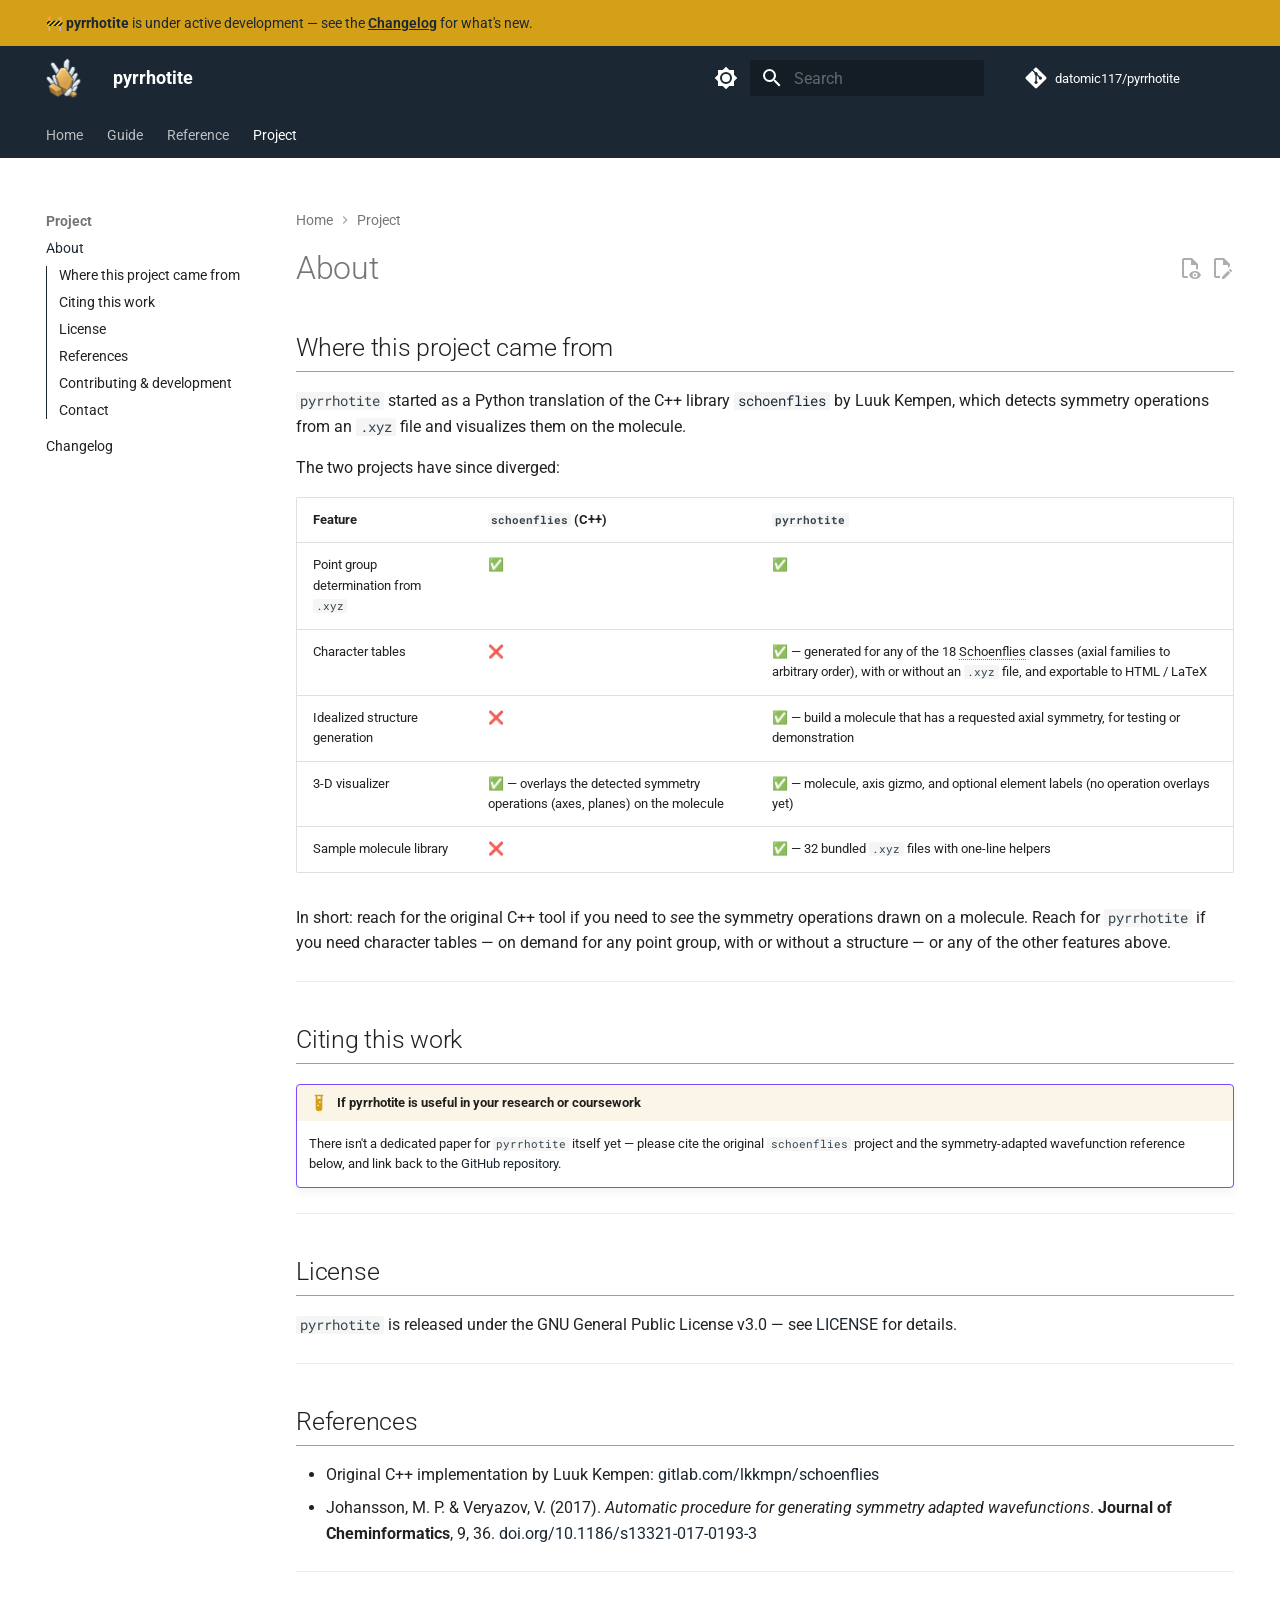
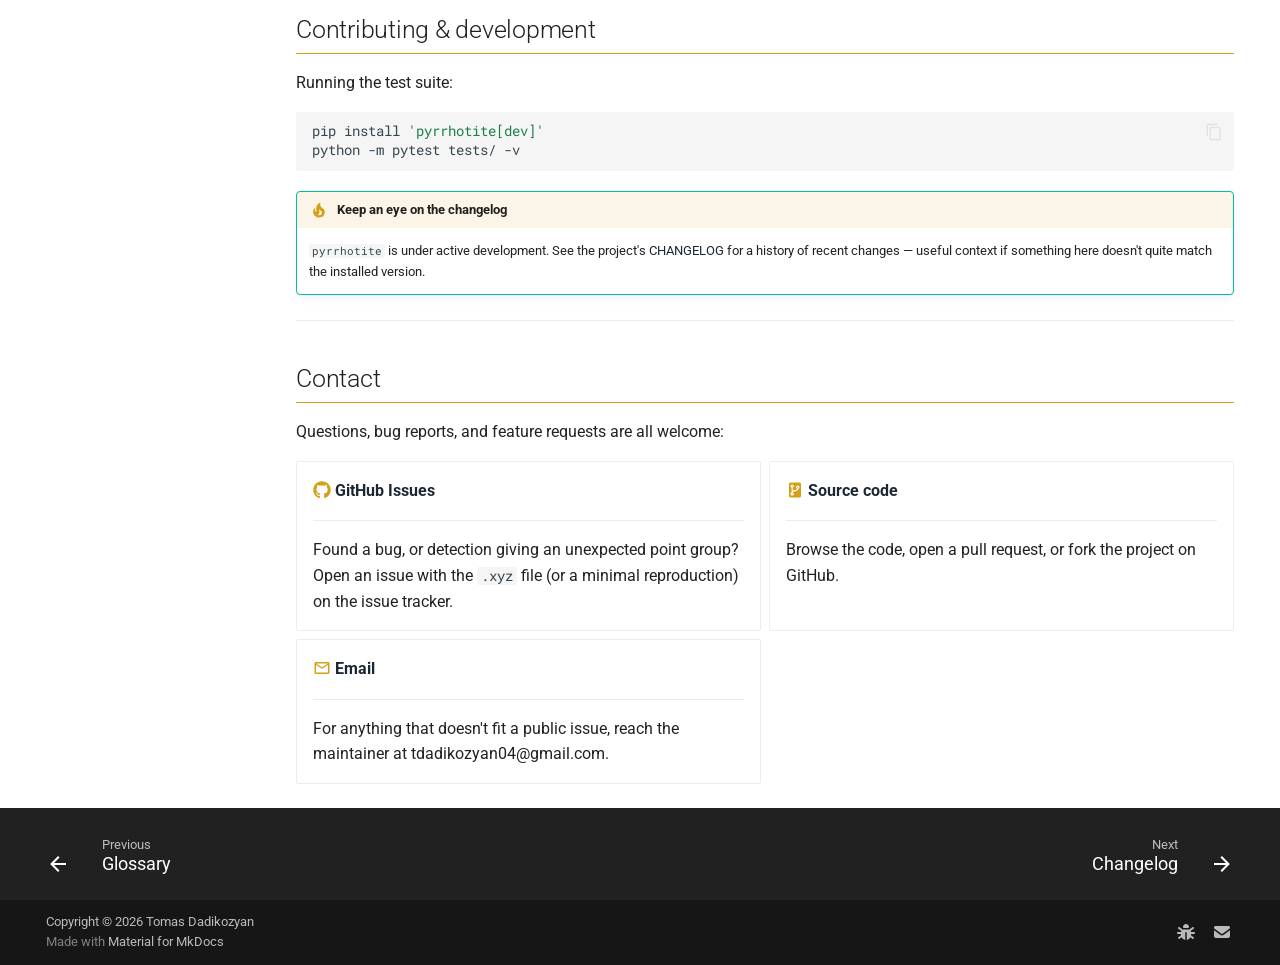
<file: about/index.html>
<!doctype html>
<html lang="en" class="no-js">
  <head>
    
      <meta charset="utf-8">
      <meta name="viewport" content="width=device-width,initial-scale=1">
      
        <meta name="description" content="Automatic Schoenflies point group determination, character table generation, and 3-D molecule visualization">
      
      
      
        <link rel="canonical" href="https://datomic117.github.io/pyrrhotite/about/">
      
      
        <link rel="prev" href="../glossary/">
      
      
        <link rel="next" href="../changelog/">
      
      
        
      
      
      <link rel="icon" href="../assets/logo.png">
      <meta name="generator" content="mkdocs-1.6.1, mkdocs-material-9.7.6">
    
    
      
        <title>About - pyrrhotite</title>
      
    
    
      <link rel="stylesheet" href="../assets/stylesheets/main.484c7ddc.min.css">
      
        
        <link rel="stylesheet" href="../assets/stylesheets/palette.ab4e12ef.min.css">
      
      


    
    
      
    
    
      
        
        
        <link rel="preconnect" href="https://fonts.gstatic.com" crossorigin>
        <link rel="stylesheet" href="https://fonts.googleapis.com/css?family=Roboto:300,300i,400,400i,700,700i%7CRoboto+Mono:400,400i,700,700i&display=fallback">
        <style>:root{--md-text-font:"Roboto";--md-code-font:"Roboto Mono"}</style>
      
    
    
      <link rel="stylesheet" href="../assets/_mkdocstrings.css">
    
      <link rel="stylesheet" href="../stylesheets/extra.css">
    
    <script>__md_scope=new URL("..",location),__md_hash=e=>[...e].reduce(((e,_)=>(e<<5)-e+_.charCodeAt(0)),0),__md_get=(e,_=localStorage,t=__md_scope)=>JSON.parse(_.getItem(t.pathname+"."+e)),__md_set=(e,_,t=localStorage,a=__md_scope)=>{try{t.setItem(a.pathname+"."+e,JSON.stringify(_))}catch(e){}}</script>
    
      

    
    
  </head>
  
  
    
    
      
    
    
    
    
    <body dir="ltr" data-md-color-scheme="default" data-md-color-primary="custom" data-md-color-accent="custom">
  
    
    <input class="md-toggle" data-md-toggle="drawer" type="checkbox" id="__drawer" autocomplete="off">
    <input class="md-toggle" data-md-toggle="search" type="checkbox" id="__search" autocomplete="off">
    <label class="md-overlay" for="__drawer"></label>
    <div data-md-component="skip">
      
        
        <a href="#about" class="md-skip">
          Skip to content
        </a>
      
    </div>
    <div data-md-component="announce">
      
        <aside class="md-banner">
          <div class="md-banner__inner md-grid md-typeset">
            
            
  <span>🚧 <strong>pyrrhotite</strong> is under active development —
  see the <a href="../changelog/">Changelog</a> for what's new.</span>

          </div>
          
        </aside>
      
    </div>
    
    
      

<header class="md-header" data-md-component="header">
  <nav class="md-header__inner md-grid" aria-label="Header">
    <a href=".." title="pyrrhotite" class="md-header__button md-logo" aria-label="pyrrhotite" data-md-component="logo">
      
  <img src="../assets/logo.png" alt="logo">

    </a>
    <label class="md-header__button md-icon" for="__drawer">
      
      <svg xmlns="http://www.w3.org/2000/svg" viewBox="0 0 24 24"><path d="M3 6h18v2H3zm0 5h18v2H3zm0 5h18v2H3z"/></svg>
    </label>
    <div class="md-header__title" data-md-component="header-title">
      <div class="md-header__ellipsis">
        <div class="md-header__topic">
          <span class="md-ellipsis">
            pyrrhotite
          </span>
        </div>
        <div class="md-header__topic" data-md-component="header-topic">
          <span class="md-ellipsis">
            
              About
            
          </span>
        </div>
      </div>
    </div>
    
      
        <form class="md-header__option" data-md-component="palette">
  
    
    
    
    <input class="md-option" data-md-color-media="" data-md-color-scheme="default" data-md-color-primary="custom" data-md-color-accent="custom"  aria-label="Switch to dark mode"  type="radio" name="__palette" id="__palette_0">
    
      <label class="md-header__button md-icon" title="Switch to dark mode" for="__palette_1" hidden>
        <svg xmlns="http://www.w3.org/2000/svg" viewBox="0 0 24 24"><path d="M12 8a4 4 0 0 0-4 4 4 4 0 0 0 4 4 4 4 0 0 0 4-4 4 4 0 0 0-4-4m0 10a6 6 0 0 1-6-6 6 6 0 0 1 6-6 6 6 0 0 1 6 6 6 6 0 0 1-6 6m8-9.31V4h-4.69L12 .69 8.69 4H4v4.69L.69 12 4 15.31V20h4.69L12 23.31 15.31 20H20v-4.69L23.31 12z"/></svg>
      </label>
    
  
    
    
    
    <input class="md-option" data-md-color-media="" data-md-color-scheme="slate" data-md-color-primary="custom" data-md-color-accent="custom"  aria-label="Switch to light mode"  type="radio" name="__palette" id="__palette_1">
    
      <label class="md-header__button md-icon" title="Switch to light mode" for="__palette_0" hidden>
        <svg xmlns="http://www.w3.org/2000/svg" viewBox="0 0 24 24"><path d="M12 18c-.89 0-1.74-.2-2.5-.55C11.56 16.5 13 14.42 13 12s-1.44-4.5-3.5-5.45C10.26 6.2 11.11 6 12 6a6 6 0 0 1 6 6 6 6 0 0 1-6 6m8-9.31V4h-4.69L12 .69 8.69 4H4v4.69L.69 12 4 15.31V20h4.69L12 23.31 15.31 20H20v-4.69L23.31 12z"/></svg>
      </label>
    
  
</form>
      
    
    
      <script>var palette=__md_get("__palette");if(palette&&palette.color){if("(prefers-color-scheme)"===palette.color.media){var media=matchMedia("(prefers-color-scheme: light)"),input=document.querySelector(media.matches?"[data-md-color-media='(prefers-color-scheme: light)']":"[data-md-color-media='(prefers-color-scheme: dark)']");palette.color.media=input.getAttribute("data-md-color-media"),palette.color.scheme=input.getAttribute("data-md-color-scheme"),palette.color.primary=input.getAttribute("data-md-color-primary"),palette.color.accent=input.getAttribute("data-md-color-accent")}for(var[key,value]of Object.entries(palette.color))document.body.setAttribute("data-md-color-"+key,value)}</script>
    
    
    
      
      
        <label class="md-header__button md-icon" for="__search">
          
          <svg xmlns="http://www.w3.org/2000/svg" viewBox="0 0 24 24"><path d="M9.5 3A6.5 6.5 0 0 1 16 9.5c0 1.61-.59 3.09-1.56 4.23l.27.27h.79l5 5-1.5 1.5-5-5v-.79l-.27-.27A6.52 6.52 0 0 1 9.5 16 6.5 6.5 0 0 1 3 9.5 6.5 6.5 0 0 1 9.5 3m0 2C7 5 5 7 5 9.5S7 14 9.5 14 14 12 14 9.5 12 5 9.5 5"/></svg>
        </label>
        <div class="md-search" data-md-component="search" role="dialog">
  <label class="md-search__overlay" for="__search"></label>
  <div class="md-search__inner" role="search">
    <form class="md-search__form" name="search">
      <input type="text" class="md-search__input" name="query" aria-label="Search" placeholder="Search" autocapitalize="off" autocorrect="off" autocomplete="off" spellcheck="false" data-md-component="search-query" required>
      <label class="md-search__icon md-icon" for="__search">
        
        <svg xmlns="http://www.w3.org/2000/svg" viewBox="0 0 24 24"><path d="M9.5 3A6.5 6.5 0 0 1 16 9.5c0 1.61-.59 3.09-1.56 4.23l.27.27h.79l5 5-1.5 1.5-5-5v-.79l-.27-.27A6.52 6.52 0 0 1 9.5 16 6.5 6.5 0 0 1 3 9.5 6.5 6.5 0 0 1 9.5 3m0 2C7 5 5 7 5 9.5S7 14 9.5 14 14 12 14 9.5 12 5 9.5 5"/></svg>
        
        <svg xmlns="http://www.w3.org/2000/svg" viewBox="0 0 24 24"><path d="M20 11v2H8l5.5 5.5-1.42 1.42L4.16 12l7.92-7.92L13.5 5.5 8 11z"/></svg>
      </label>
      <nav class="md-search__options" aria-label="Search">
        
          <a href="javascript:void(0)" class="md-search__icon md-icon" title="Share" aria-label="Share" data-clipboard data-clipboard-text="" data-md-component="search-share" tabindex="-1">
            
            <svg xmlns="http://www.w3.org/2000/svg" viewBox="0 0 24 24"><path d="M18 16.08c-.76 0-1.44.3-1.96.77L8.91 12.7c.05-.23.09-.46.09-.7s-.04-.47-.09-.7l7.05-4.11c.54.5 1.25.81 2.04.81a3 3 0 0 0 3-3 3 3 0 0 0-3-3 3 3 0 0 0-3 3c0 .24.04.47.09.7L8.04 9.81C7.5 9.31 6.79 9 6 9a3 3 0 0 0-3 3 3 3 0 0 0 3 3c.79 0 1.5-.31 2.04-.81l7.12 4.15c-.05.21-.08.43-.08.66 0 1.61 1.31 2.91 2.92 2.91s2.92-1.3 2.92-2.91A2.92 2.92 0 0 0 18 16.08"/></svg>
          </a>
        
        <button type="reset" class="md-search__icon md-icon" title="Clear" aria-label="Clear" tabindex="-1">
          
          <svg xmlns="http://www.w3.org/2000/svg" viewBox="0 0 24 24"><path d="M19 6.41 17.59 5 12 10.59 6.41 5 5 6.41 10.59 12 5 17.59 6.41 19 12 13.41 17.59 19 19 17.59 13.41 12z"/></svg>
        </button>
      </nav>
      
        <div class="md-search__suggest" data-md-component="search-suggest"></div>
      
    </form>
    <div class="md-search__output">
      <div class="md-search__scrollwrap" tabindex="0" data-md-scrollfix>
        <div class="md-search-result" data-md-component="search-result">
          <div class="md-search-result__meta">
            Initializing search
          </div>
          <ol class="md-search-result__list" role="presentation"></ol>
        </div>
      </div>
    </div>
  </div>
</div>
      
    
    
      <div class="md-header__source">
        <a href="https://github.com/datomic117/pyrrhotite" title="Go to repository" class="md-source" data-md-component="source">
  <div class="md-source__icon md-icon">
    
    <svg xmlns="http://www.w3.org/2000/svg" viewBox="0 0 448 512"><!--! Font Awesome Free 7.1.0 by @fontawesome - https://fontawesome.com License - https://fontawesome.com/license/free (Icons: CC BY 4.0, Fonts: SIL OFL 1.1, Code: MIT License) Copyright 2025 Fonticons, Inc.--><path d="M439.6 236.1 244 40.5c-5.4-5.5-12.8-8.5-20.4-8.5s-15 3-20.4 8.4L162.5 81l51.5 51.5c27.1-9.1 52.7 16.8 43.4 43.7l49.7 49.7c34.2-11.8 61.2 31 35.5 56.7-26.5 26.5-70.2-2.9-56-37.3L240.3 199v121.9c25.3 12.5 22.3 41.8 9.1 55-6.4 6.4-15.2 10.1-24.3 10.1s-17.8-3.6-24.3-10.1c-17.6-17.6-11.1-46.9 11.2-56v-123c-20.8-8.5-24.6-30.7-18.6-45L142.6 101 8.5 235.1C3 240.6 0 247.9 0 255.5s3 15 8.5 20.4l195.6 195.7c5.4 5.4 12.7 8.4 20.4 8.4s15-3 20.4-8.4l194.7-194.7c5.4-5.4 8.4-12.8 8.4-20.4s-3-15-8.4-20.4"/></svg>
  </div>
  <div class="md-source__repository">
    datomic117/pyrrhotite
  </div>
</a>
      </div>
    
  </nav>
  
</header>
    
    <div class="md-container" data-md-component="container">
      
      
        
          
            
<nav class="md-tabs" aria-label="Tabs" data-md-component="tabs">
  <div class="md-grid">
    <ul class="md-tabs__list">
      
        
  
  
  
  
    <li class="md-tabs__item">
      <a href=".." class="md-tabs__link">
        
  
  
    
  
  Home

      </a>
    </li>
  

      
        
  
  
  
  
    
    
      <li class="md-tabs__item">
        <a href="../getting-started/" class="md-tabs__link">
          
  
  
  Guide

        </a>
      </li>
    
  

      
        
  
  
  
  
    
    
      <li class="md-tabs__item">
        <a href="../algorithm/" class="md-tabs__link">
          
  
  
  Reference

        </a>
      </li>
    
  

      
        
  
  
  
    
  
  
    
    
      <li class="md-tabs__item md-tabs__item--active">
        <a href="./" class="md-tabs__link">
          
  
  
  Project

        </a>
      </li>
    
  

      
    </ul>
  </div>
</nav>
          
        
      
      <main class="md-main" data-md-component="main">
        <div class="md-main__inner md-grid">
          
            
              
              <div class="md-sidebar md-sidebar--primary" data-md-component="sidebar" data-md-type="navigation" >
                <div class="md-sidebar__scrollwrap">
                  <div class="md-sidebar__inner">
                    


  


  

<nav class="md-nav md-nav--primary md-nav--lifted md-nav--integrated" aria-label="Navigation" data-md-level="0">
  <label class="md-nav__title" for="__drawer">
    <a href=".." title="pyrrhotite" class="md-nav__button md-logo" aria-label="pyrrhotite" data-md-component="logo">
      
  <img src="../assets/logo.png" alt="logo">

    </a>
    pyrrhotite
  </label>
  
    <div class="md-nav__source">
      <a href="https://github.com/datomic117/pyrrhotite" title="Go to repository" class="md-source" data-md-component="source">
  <div class="md-source__icon md-icon">
    
    <svg xmlns="http://www.w3.org/2000/svg" viewBox="0 0 448 512"><!--! Font Awesome Free 7.1.0 by @fontawesome - https://fontawesome.com License - https://fontawesome.com/license/free (Icons: CC BY 4.0, Fonts: SIL OFL 1.1, Code: MIT License) Copyright 2025 Fonticons, Inc.--><path d="M439.6 236.1 244 40.5c-5.4-5.5-12.8-8.5-20.4-8.5s-15 3-20.4 8.4L162.5 81l51.5 51.5c27.1-9.1 52.7 16.8 43.4 43.7l49.7 49.7c34.2-11.8 61.2 31 35.5 56.7-26.5 26.5-70.2-2.9-56-37.3L240.3 199v121.9c25.3 12.5 22.3 41.8 9.1 55-6.4 6.4-15.2 10.1-24.3 10.1s-17.8-3.6-24.3-10.1c-17.6-17.6-11.1-46.9 11.2-56v-123c-20.8-8.5-24.6-30.7-18.6-45L142.6 101 8.5 235.1C3 240.6 0 247.9 0 255.5s3 15 8.5 20.4l195.6 195.7c5.4 5.4 12.7 8.4 20.4 8.4s15-3 20.4-8.4l194.7-194.7c5.4-5.4 8.4-12.8 8.4-20.4s-3-15-8.4-20.4"/></svg>
  </div>
  <div class="md-source__repository">
    datomic117/pyrrhotite
  </div>
</a>
    </div>
  
  <ul class="md-nav__list" data-md-scrollfix>
    
      
      
  
  
  
  
    <li class="md-nav__item">
      <a href=".." class="md-nav__link">
        
  
  
  <span class="md-ellipsis">
    
  
    Home
  

    
  </span>
  
  

      </a>
    </li>
  

    
      
      
  
  
  
  
    
    
    
    
      
      
        
      
    
    
    <li class="md-nav__item md-nav__item--nested">
      
        
        
          
        
        <input class="md-nav__toggle md-toggle md-toggle--indeterminate" type="checkbox" id="__nav_2" >
        
          
          <label class="md-nav__link" for="__nav_2" id="__nav_2_label" tabindex="0">
            
  
  
  <span class="md-ellipsis">
    
  
    Guide
  

    
  </span>
  
  

            <span class="md-nav__icon md-icon"></span>
          </label>
        
        <nav class="md-nav" data-md-level="1" aria-labelledby="__nav_2_label" aria-expanded="false">
          <label class="md-nav__title" for="__nav_2">
            <span class="md-nav__icon md-icon"></span>
            
  
    Guide
  

          </label>
          <ul class="md-nav__list" data-md-scrollfix>
            
              
                
  
  
  
  
    <li class="md-nav__item">
      <a href="../getting-started/" class="md-nav__link">
        
  
  
  <span class="md-ellipsis">
    
  
    Getting Started
  

    
  </span>
  
  

      </a>
    </li>
  

              
            
              
                
  
  
  
  
    <li class="md-nav__item">
      <a href="../user-guide/" class="md-nav__link">
        
  
  
  <span class="md-ellipsis">
    
  
    User Guide
  

    
  </span>
  
  

      </a>
    </li>
  

              
            
              
                
  
  
  
  
    <li class="md-nav__item">
      <a href="../gallery/" class="md-nav__link">
        
  
  
  <span class="md-ellipsis">
    
  
    Examples Gallery
  

    
  </span>
  
  

      </a>
    </li>
  

              
            
              
                
  
  
  
  
    <li class="md-nav__item">
      <a href="../example/" class="md-nav__link">
        
  
  
  <span class="md-ellipsis">
    
  
    Example Script
  

    
  </span>
  
  

      </a>
    </li>
  

              
            
          </ul>
        </nav>
      
    </li>
  

    
      
      
  
  
  
  
    
    
    
    
      
      
        
      
    
    
    <li class="md-nav__item md-nav__item--nested">
      
        
        
          
        
        <input class="md-nav__toggle md-toggle md-toggle--indeterminate" type="checkbox" id="__nav_3" >
        
          
          <label class="md-nav__link" for="__nav_3" id="__nav_3_label" tabindex="0">
            
  
  
  <span class="md-ellipsis">
    
  
    Reference
  

    
  </span>
  
  

            <span class="md-nav__icon md-icon"></span>
          </label>
        
        <nav class="md-nav" data-md-level="1" aria-labelledby="__nav_3_label" aria-expanded="false">
          <label class="md-nav__title" for="__nav_3">
            <span class="md-nav__icon md-icon"></span>
            
  
    Reference
  

          </label>
          <ul class="md-nav__list" data-md-scrollfix>
            
              
                
  
  
  
  
    <li class="md-nav__item">
      <a href="../algorithm/" class="md-nav__link">
        
  
  
  <span class="md-ellipsis">
    
  
    Algorithm & Supported Groups
  

    
  </span>
  
  

      </a>
    </li>
  

              
            
              
                
  
  
  
  
    <li class="md-nav__item">
      <a href="../api/" class="md-nav__link">
        
  
  
  <span class="md-ellipsis">
    
  
    API Reference
  

    
  </span>
  
  

      </a>
    </li>
  

              
            
              
                
  
  
  
  
    <li class="md-nav__item">
      <a href="../glossary/" class="md-nav__link">
        
  
  
  <span class="md-ellipsis">
    
  
    Glossary
  

    
  </span>
  
  

      </a>
    </li>
  

              
            
          </ul>
        </nav>
      
    </li>
  

    
      
      
  
  
    
  
  
  
    
    
    
    
      
        
        
      
      
        
      
    
    
    <li class="md-nav__item md-nav__item--active md-nav__item--section md-nav__item--nested">
      
        
        
        <input class="md-nav__toggle md-toggle " type="checkbox" id="__nav_4" checked>
        
          
          <label class="md-nav__link" for="__nav_4" id="__nav_4_label" tabindex="">
            
  
  
  <span class="md-ellipsis">
    
  
    Project
  

    
  </span>
  
  

            <span class="md-nav__icon md-icon"></span>
          </label>
        
        <nav class="md-nav" data-md-level="1" aria-labelledby="__nav_4_label" aria-expanded="true">
          <label class="md-nav__title" for="__nav_4">
            <span class="md-nav__icon md-icon"></span>
            
  
    Project
  

          </label>
          <ul class="md-nav__list" data-md-scrollfix>
            
              
                
  
  
    
  
  
  
    <li class="md-nav__item md-nav__item--active">
      
      <input class="md-nav__toggle md-toggle" type="checkbox" id="__toc">
      
      
        
      
      
        <label class="md-nav__link md-nav__link--active" for="__toc">
          
  
  
  <span class="md-ellipsis">
    
  
    About
  

    
  </span>
  
  

          <span class="md-nav__icon md-icon"></span>
        </label>
      
      <a href="./" class="md-nav__link md-nav__link--active">
        
  
  
  <span class="md-ellipsis">
    
  
    About
  

    
  </span>
  
  

      </a>
      
        

<nav class="md-nav md-nav--secondary" aria-label="Table of contents">
  
  
  
    
  
  
    <label class="md-nav__title" for="__toc">
      <span class="md-nav__icon md-icon"></span>
      Table of contents
    </label>
    <ul class="md-nav__list" data-md-component="toc" data-md-scrollfix>
      
        <li class="md-nav__item">
  <a href="#where-this-project-came-from" class="md-nav__link">
    <span class="md-ellipsis">
      
        Where this project came from
      
    </span>
  </a>
  
</li>
      
        <li class="md-nav__item">
  <a href="#citing-this-work" class="md-nav__link">
    <span class="md-ellipsis">
      
        Citing this work
      
    </span>
  </a>
  
</li>
      
        <li class="md-nav__item">
  <a href="#license" class="md-nav__link">
    <span class="md-ellipsis">
      
        License
      
    </span>
  </a>
  
</li>
      
        <li class="md-nav__item">
  <a href="#references" class="md-nav__link">
    <span class="md-ellipsis">
      
        References
      
    </span>
  </a>
  
</li>
      
        <li class="md-nav__item">
  <a href="#contributing-development" class="md-nav__link">
    <span class="md-ellipsis">
      
        Contributing &amp; development
      
    </span>
  </a>
  
</li>
      
        <li class="md-nav__item">
  <a href="#contact" class="md-nav__link">
    <span class="md-ellipsis">
      
        Contact
      
    </span>
  </a>
  
</li>
      
    </ul>
  
</nav>
      
    </li>
  

              
            
              
                
  
  
  
  
    <li class="md-nav__item">
      <a href="../changelog/" class="md-nav__link">
        
  
  
  <span class="md-ellipsis">
    
  
    Changelog
  

    
  </span>
  
  

      </a>
    </li>
  

              
            
          </ul>
        </nav>
      
    </li>
  

    
  </ul>
</nav>
                  </div>
                </div>
              </div>
            
            
          
          
            <div class="md-content" data-md-component="content">
              
                



  


  <nav class="md-path" aria-label="Navigation" >
    <ol class="md-path__list">
      
        
  
  
    <li class="md-path__item">
      <a href=".." class="md-path__link">
        
  <span class="md-ellipsis">
    Home
  </span>

      </a>
    </li>
  

      
      
        
  
  
    
    
      <li class="md-path__item">
        <a href="./" class="md-path__link">
          
  <span class="md-ellipsis">
    Project
  </span>

        </a>
      </li>
    
  

      
    </ol>
  </nav>

              
              <article class="md-content__inner md-typeset">
                
                  


  
    <a href="https://github.com/datomic117/pyrrhotite/edit/main/docs/about.md" title="Edit this page" class="md-content__button md-icon" rel="edit">
      
      <svg xmlns="http://www.w3.org/2000/svg" viewBox="0 0 24 24"><path d="M10 20H6V4h7v5h5v3.1l2-2V8l-6-6H6c-1.1 0-2 .9-2 2v16c0 1.1.9 2 2 2h4zm10.2-7c.1 0 .3.1.4.2l1.3 1.3c.2.2.2.6 0 .8l-1 1-2.1-2.1 1-1c.1-.1.2-.2.4-.2m0 3.9L14.1 23H12v-2.1l6.1-6.1z"/></svg>
    </a>
  
  
    
      
    
    <a href="https://github.com/datomic117/pyrrhotite/raw/main/docs/about.md" title="View source of this page" class="md-content__button md-icon">
      
      <svg xmlns="http://www.w3.org/2000/svg" viewBox="0 0 24 24"><path d="M17 18c.56 0 1 .44 1 1s-.44 1-1 1-1-.44-1-1 .44-1 1-1m0-3c-2.73 0-5.06 1.66-6 4 .94 2.34 3.27 4 6 4s5.06-1.66 6-4c-.94-2.34-3.27-4-6-4m0 6.5a2.5 2.5 0 0 1-2.5-2.5 2.5 2.5 0 0 1 2.5-2.5 2.5 2.5 0 0 1 2.5 2.5 2.5 2.5 0 0 1-2.5 2.5M9.27 20H6V4h7v5h5v4.07c.7.08 1.36.25 2 .49V8l-6-6H6a2 2 0 0 0-2 2v16a2 2 0 0 0 2 2h4.5a8.2 8.2 0 0 1-1.23-2"/></svg>
    </a>
  


<h1 id="about">About</h1>
<h2 id="where-this-project-came-from">Where this project came from</h2>
<p><code>pyrrhotite</code> started as a Python translation of the C++ library
<a href="https://gitlab.com/lkkmpn/schoenflies"><code>schoenflies</code></a> by Luuk Kempen, which
detects symmetry operations from an <code>.xyz</code> file and visualizes them on the
molecule.</p>
<p>The two projects have since diverged:</p>
<table>
<thead>
<tr>
<th>Feature</th>
<th><code>schoenflies</code> (C++)</th>
<th><code>pyrrhotite</code></th>
</tr>
</thead>
<tbody>
<tr>
<td>Point group determination from <code>.xyz</code></td>
<td>✅</td>
<td>✅</td>
</tr>
<tr>
<td>Character tables</td>
<td>❌</td>
<td>✅ — generated for any of the 18 <abbr title="The point-group notation pyrrhotite uses (C2v, D6h, Td, …), common in chemistry. See the Glossary.">Schoenflies</abbr> classes (axial families to arbitrary order), with or without an <code>.xyz</code> file, and exportable to HTML / LaTeX</td>
</tr>
<tr>
<td>Idealized structure generation</td>
<td>❌</td>
<td>✅ — build a molecule that has a requested axial symmetry, for testing or demonstration</td>
</tr>
<tr>
<td>3-D visualizer</td>
<td>✅ — overlays the detected symmetry operations (axes, planes) on the molecule</td>
<td>✅ — molecule, axis gizmo, and optional element labels (no operation overlays yet)</td>
</tr>
<tr>
<td>Sample molecule library</td>
<td>❌</td>
<td>✅ — 32 bundled <code>.xyz</code> files with one-line helpers</td>
</tr>
</tbody>
</table>
<p>In short: reach for the original C++ tool if you need to <em>see</em> the symmetry
operations drawn on a molecule. Reach for <code>pyrrhotite</code> if you need character
tables — on demand for any point group, with or without a structure — or any of
the other features above.</p>
<hr />
<h2 id="citing-this-work">Citing this work</h2>
<div class="admonition example">
<p class="admonition-title">If pyrrhotite is useful in your research or coursework</p>
<p>There isn't a dedicated paper for <code>pyrrhotite</code> itself yet — please cite
the original <code>schoenflies</code> project and the symmetry-adapted wavefunction
reference below, and link back to the
<a href="https://github.com/datomic117/pyrrhotite">GitHub repository</a>.</p>
</div>
<hr />
<h2 id="license">License</h2>
<p><code>pyrrhotite</code> is released under the GNU General Public License v3.0 — see
<a href="https://github.com/datomic117/pyrrhotite/blob/main/LICENSE">LICENSE</a>
for details.</p>
<hr />
<h2 id="references">References</h2>
<ul>
<li>Original C++ implementation by Luuk Kempen:
  <a href="https://gitlab.com/lkkmpn/schoenflies">gitlab.com/lkkmpn/schoenflies</a></li>
<li>Johansson, M. P. &amp; Veryazov, V. (2017). <em>Automatic procedure for generating
  symmetry adapted wavefunctions</em>. <strong>Journal of Cheminformatics</strong>, 9, 36.
  <a href="https://doi.org/10.1186/s13321-017-0193-3">doi.org/10.1186/s13321-017-0193-3</a></li>
</ul>
<hr />
<h2 id="contributing-development">Contributing &amp; development</h2>
<p>Running the test suite:</p>
<div class="highlight"><pre><span></span><code>pip<span class="w"> </span>install<span class="w"> </span><span class="s1">&#39;pyrrhotite[dev]&#39;</span>
python<span class="w"> </span>-m<span class="w"> </span>pytest<span class="w"> </span>tests/<span class="w"> </span>-v
</code></pre></div>
<div class="admonition tip">
<p class="admonition-title">Keep an eye on the changelog</p>
<p><code>pyrrhotite</code> is under active development. See the project's
<a href="https://github.com/datomic117/pyrrhotite/blob/main/CHANGELOG.md">CHANGELOG</a>
for a history of recent changes — useful context if something here
doesn't quite match the installed version.</p>
</div>
<hr />
<h2 id="contact">Contact</h2>
<p>Questions, bug reports, and feature requests are all welcome:</p>
<div class="grid cards">
<ul>
<li>
<p><span class="twemoji"><svg xmlns="http://www.w3.org/2000/svg" viewBox="0 0 512 512"><!--! Font Awesome Free 7.1.0 by @fontawesome - https://fontawesome.com License - https://fontawesome.com/license/free (Icons: CC BY 4.0, Fonts: SIL OFL 1.1, Code: MIT License) Copyright 2025 Fonticons, Inc.--><path d="M173.9 397.4c0 2-2.3 3.6-5.2 3.6-3.3.3-5.6-1.3-5.6-3.6 0-2 2.3-3.6 5.2-3.6 3-.3 5.6 1.3 5.6 3.6m-31.1-4.5c-.7 2 1.3 4.3 4.3 4.9 2.6 1 5.6 0 6.2-2s-1.3-4.3-4.3-5.2c-2.6-.7-5.5.3-6.2 2.3m44.2-1.7c-2.9.7-4.9 2.6-4.6 4.9.3 2 2.9 3.3 5.9 2.6 2.9-.7 4.9-2.6 4.6-4.6-.3-1.9-3-3.2-5.9-2.9M252.8 8C114.1 8 8 113.3 8 252c0 110.9 69.8 205.8 169.5 239.2 12.8 2.3 17.3-5.6 17.3-12.1 0-6.2-.3-40.4-.3-61.4 0 0-70 15-84.7-29.8 0 0-11.4-29.1-27.8-36.6 0 0-22.9-15.7 1.6-15.4 0 0 24.9 2 38.6 25.8 21.9 38.6 58.6 27.5 72.9 20.9 2.3-16 8.8-27.1 16-33.7-55.9-6.2-112.3-14.3-112.3-110.5 0-27.5 7.6-41.3 23.6-58.9-2.6-6.5-11.1-33.3 2.6-67.9 20.9-6.5 69 27 69 27 20-5.6 41.5-8.5 62.8-8.5s42.8 2.9 62.8 8.5c0 0 48.1-33.6 69-27 13.7 34.7 5.2 61.4 2.6 67.9 16 17.7 25.8 31.5 25.8 58.9 0 96.5-58.9 104.2-114.8 110.5 9.2 7.9 17 22.9 17 46.4 0 33.7-.3 75.4-.3 83.6 0 6.5 4.6 14.4 17.3 12.1C436.2 457.8 504 362.9 504 252 504 113.3 391.5 8 252.8 8M105.2 352.9c-1.3 1-1 3.3.7 5.2 1.6 1.6 3.9 2.3 5.2 1 1.3-1 1-3.3-.7-5.2-1.6-1.6-3.9-2.3-5.2-1m-10.8-8.1c-.7 1.3.3 2.9 2.3 3.9 1.6 1 3.6.7 4.3-.7.7-1.3-.3-2.9-2.3-3.9-2-.6-3.6-.3-4.3.7m32.4 35.6c-1.6 1.3-1 4.3 1.3 6.2 2.3 2.3 5.2 2.6 6.5 1 1.3-1.3.7-4.3-1.3-6.2-2.2-2.3-5.2-2.6-6.5-1m-11.4-14.7c-1.6 1-1.6 3.6 0 5.9s4.3 3.3 5.6 2.3c1.6-1.3 1.6-3.9 0-6.2-1.4-2.3-4-3.3-5.6-2"/></svg></span> <strong><a href="https://github.com/datomic117/pyrrhotite/issues">GitHub Issues</a></strong></p>
<hr />
<p>Found a bug, or detection giving an unexpected point group? Open an issue
with the <code>.xyz</code> file (or a minimal reproduction) on the issue tracker.</p>
</li>
<li>
<p><span class="twemoji"><svg xmlns="http://www.w3.org/2000/svg" viewBox="0 0 24 24"><path d="M6 2h12a2 2 0 0 1 2 2v16a2 2 0 0 1-2 2H6a2 2 0 0 1-2-2V4a2 2 0 0 1 2-2m6.75 11.5c2.75 0 3.49-2.03 3.68-3.1.91-.29 1.57-1.14 1.57-2.15C18 7 17 6 15.75 6S13.5 7 13.5 8.25c0 .94.57 1.75 1.39 2.08C14.67 11 14 12 12 12c-1.38 0-2.34.35-3 .84V8.87c.87-.31 1.5-1.14 1.5-2.12 0-1.25-1-2.25-2.25-2.25S6 5.5 6 6.75c0 .98.63 1.81 1.5 2.12v6.26c-.87.31-1.5 1.14-1.5 2.12 0 1.25 1 2.25 2.25 2.25s2.25-1 2.25-2.25c0-.93-.56-1.75-1.37-2.07.28-.68 1.1-1.68 3.62-1.68m-4.5 3a.75.75 0 0 1 .75.75.75.75 0 0 1-.75.75.75.75 0 0 1-.75-.75.75.75 0 0 1 .75-.75m0-10.5a.75.75 0 0 1 .75.75.75.75 0 0 1-.75.75.75.75 0 0 1-.75-.75.75.75 0 0 1 .75-.75m7.5 1.5a.75.75 0 0 1 .75.75.75.75 0 0 1-.75.75.75.75 0 0 1-.75-.75.75.75 0 0 1 .75-.75"/></svg></span> <strong><a href="https://github.com/datomic117/pyrrhotite">Source code</a></strong></p>
<hr />
<p>Browse the code, open a pull request, or fork the project on GitHub.</p>
</li>
<li>
<p><span class="twemoji"><svg xmlns="http://www.w3.org/2000/svg" viewBox="0 0 24 24"><path d="M22 6c0-1.1-.9-2-2-2H4c-1.1 0-2 .9-2 2v12c0 1.1.9 2 2 2h16c1.1 0 2-.9 2-2zm-2 0-8 5-8-5zm0 12H4V8l8 5 8-5z"/></svg></span> <strong><a href="mailto:tdadikozyan04@gmail.com">Email</a></strong></p>
<hr />
<p>For anything that doesn't fit a public issue, reach the maintainer at
tdadikozyan04@gmail.com.</p>
</li>
</ul>
</div>












                
              </article>
            </div>
          
          
  <script>var tabs=__md_get("__tabs");if(Array.isArray(tabs))e:for(var set of document.querySelectorAll(".tabbed-set")){var labels=set.querySelector(".tabbed-labels");for(var tab of tabs)for(var label of labels.getElementsByTagName("label"))if(label.innerText.trim()===tab){var input=document.getElementById(label.htmlFor);input.checked=!0;continue e}}</script>

<script>var target=document.getElementById(location.hash.slice(1));target&&target.name&&(target.checked=target.name.startsWith("__tabbed_"))</script>
        </div>
        
          <button type="button" class="md-top md-icon" data-md-component="top" hidden>
  
  <svg xmlns="http://www.w3.org/2000/svg" viewBox="0 0 24 24"><path d="M13 20h-2V8l-5.5 5.5-1.42-1.42L12 4.16l7.92 7.92-1.42 1.42L13 8z"/></svg>
  Back to top
</button>
        
      </main>
      
        <footer class="md-footer">
  
    
      
      <nav class="md-footer__inner md-grid" aria-label="Footer" >
        
          
          <a href="../glossary/" class="md-footer__link md-footer__link--prev" aria-label="Previous: Glossary">
            <div class="md-footer__button md-icon">
              
              <svg xmlns="http://www.w3.org/2000/svg" viewBox="0 0 24 24"><path d="M20 11v2H8l5.5 5.5-1.42 1.42L4.16 12l7.92-7.92L13.5 5.5 8 11z"/></svg>
            </div>
            <div class="md-footer__title">
              <span class="md-footer__direction">
                Previous
              </span>
              <div class="md-ellipsis">
                Glossary
              </div>
            </div>
          </a>
        
        
          
          <a href="../changelog/" class="md-footer__link md-footer__link--next" aria-label="Next: Changelog">
            <div class="md-footer__title">
              <span class="md-footer__direction">
                Next
              </span>
              <div class="md-ellipsis">
                Changelog
              </div>
            </div>
            <div class="md-footer__button md-icon">
              
              <svg xmlns="http://www.w3.org/2000/svg" viewBox="0 0 24 24"><path d="M4 11v2h12l-5.5 5.5 1.42 1.42L19.84 12l-7.92-7.92L10.5 5.5 16 11z"/></svg>
            </div>
          </a>
        
      </nav>
    
  
  <div class="md-footer-meta md-typeset">
    <div class="md-footer-meta__inner md-grid">
      <div class="md-copyright">
  
    <div class="md-copyright__highlight">
      Copyright &copy; 2026 Tomas Dadikozyan
    </div>
  
  
    Made with
    <a href="https://squidfunk.github.io/mkdocs-material/" target="_blank" rel="noopener">
      Material for MkDocs
    </a>
  
</div>
      
        
<div class="md-social">
  
    
    
    
    
    <a href="https://github.com/datomic117/pyrrhotite/issues" target="_blank" rel="noopener" title="Report an issue" class="md-social__link">
      <svg xmlns="http://www.w3.org/2000/svg" viewBox="0 0 576 512"><!--! Font Awesome Free 7.1.0 by @fontawesome - https://fontawesome.com License - https://fontawesome.com/license/free (Icons: CC BY 4.0, Fonts: SIL OFL 1.1, Code: MIT License) Copyright 2025 Fonticons, Inc.--><path d="M192 96c0-53 43-96 96-96s96 43 96 96v3.6c0 15.7-12.7 28.4-28.4 28.4H220.5c-15.7 0-28.4-12.7-28.4-28.4V96zm345.6 12.8c10.6 14.1 7.7 34.2-6.4 44.8l-97.8 73.3c5.3 8.9 9.3 18.7 11.8 29.1H544c17.7 0 32 14.3 32 32s-14.3 32-32 32h-96v32c0 2.6-.1 5.3-.2 7.9l83.4 62.5c14.1 10.6 17 30.7 6.4 44.8s-30.7 17-44.8 6.4l-63.1-47.3c-23.2 44.2-66.5 76.2-117.7 83.9V280c0-13.3-10.7-24-24-24s-24 10.7-24 24v230.2c-51.2-7.7-94.5-39.7-117.7-83.9l-63.1 47.3c-14.1 10.6-34.2 7.7-44.8-6.4s-7.7-34.2 6.4-44.8l83.4-62.5c-.1-2.6-.2-5.2-.2-7.9v-32H32c-17.7 0-32-14.3-32-32s14.3-32 32-32h98.8c2.5-10.4 6.5-20.2 11.8-29.1l-97.8-73.3c-14.1-10.6-17-30.7-6.4-44.8s30.7-17 44.8-6.4L192 184c12.3-5.1 25.8-8 40-8h112c14.2 0 27.7 2.8 40 8l108.8-81.6c14.1-10.6 34.2-7.7 44.8 6.4"/></svg>
    </a>
  
    
    
    
    
    <a href="https://datomic117.github.io/pyrrhotite/about/#contact" target="_blank" rel="noopener" title="Contact the maintainer" class="md-social__link">
      <svg xmlns="http://www.w3.org/2000/svg" viewBox="0 0 512 512"><!--! Font Awesome Free 7.1.0 by @fontawesome - https://fontawesome.com License - https://fontawesome.com/license/free (Icons: CC BY 4.0, Fonts: SIL OFL 1.1, Code: MIT License) Copyright 2025 Fonticons, Inc.--><path d="M48 64C21.5 64 0 85.5 0 112c0 15.1 7.1 29.3 19.2 38.4l208 156a48 48 0 0 0 57.6 0l208-156c12.1-9.1 19.2-23.3 19.2-38.4 0-26.5-21.5-48-48-48zM0 196v188c0 35.3 28.7 64 64 64h384c35.3 0 64-28.7 64-64V196L313.6 344.8c-34.1 25.6-81.1 25.6-115.2 0z"/></svg>
    </a>
  
</div>
      
    </div>
  </div>
</footer>
      
    </div>
    <div class="md-dialog" data-md-component="dialog">
      <div class="md-dialog__inner md-typeset"></div>
    </div>
    
    
    
      
      
      <script id="__config" type="application/json">{"annotate": null, "base": "..", "features": ["navigation.tabs", "navigation.top", "navigation.sections", "navigation.expand", "navigation.footer", "navigation.path", "toc.integrate", "search.suggest", "search.highlight", "search.share", "content.code.copy", "content.tabs.link", "content.tooltips", "content.action.edit", "content.action.view"], "search": "../assets/javascripts/workers/search.2c215733.min.js", "tags": null, "translations": {"clipboard.copied": "Copied to clipboard", "clipboard.copy": "Copy to clipboard", "search.result.more.one": "1 more on this page", "search.result.more.other": "# more on this page", "search.result.none": "No matching documents", "search.result.one": "1 matching document", "search.result.other": "# matching documents", "search.result.placeholder": "Type to start searching", "search.result.term.missing": "Missing", "select.version": "Select version"}, "version": null}</script>
    
    
      <script src="../assets/javascripts/bundle.79ae519e.min.js"></script>
      
    
  </body>
</html>
</file>
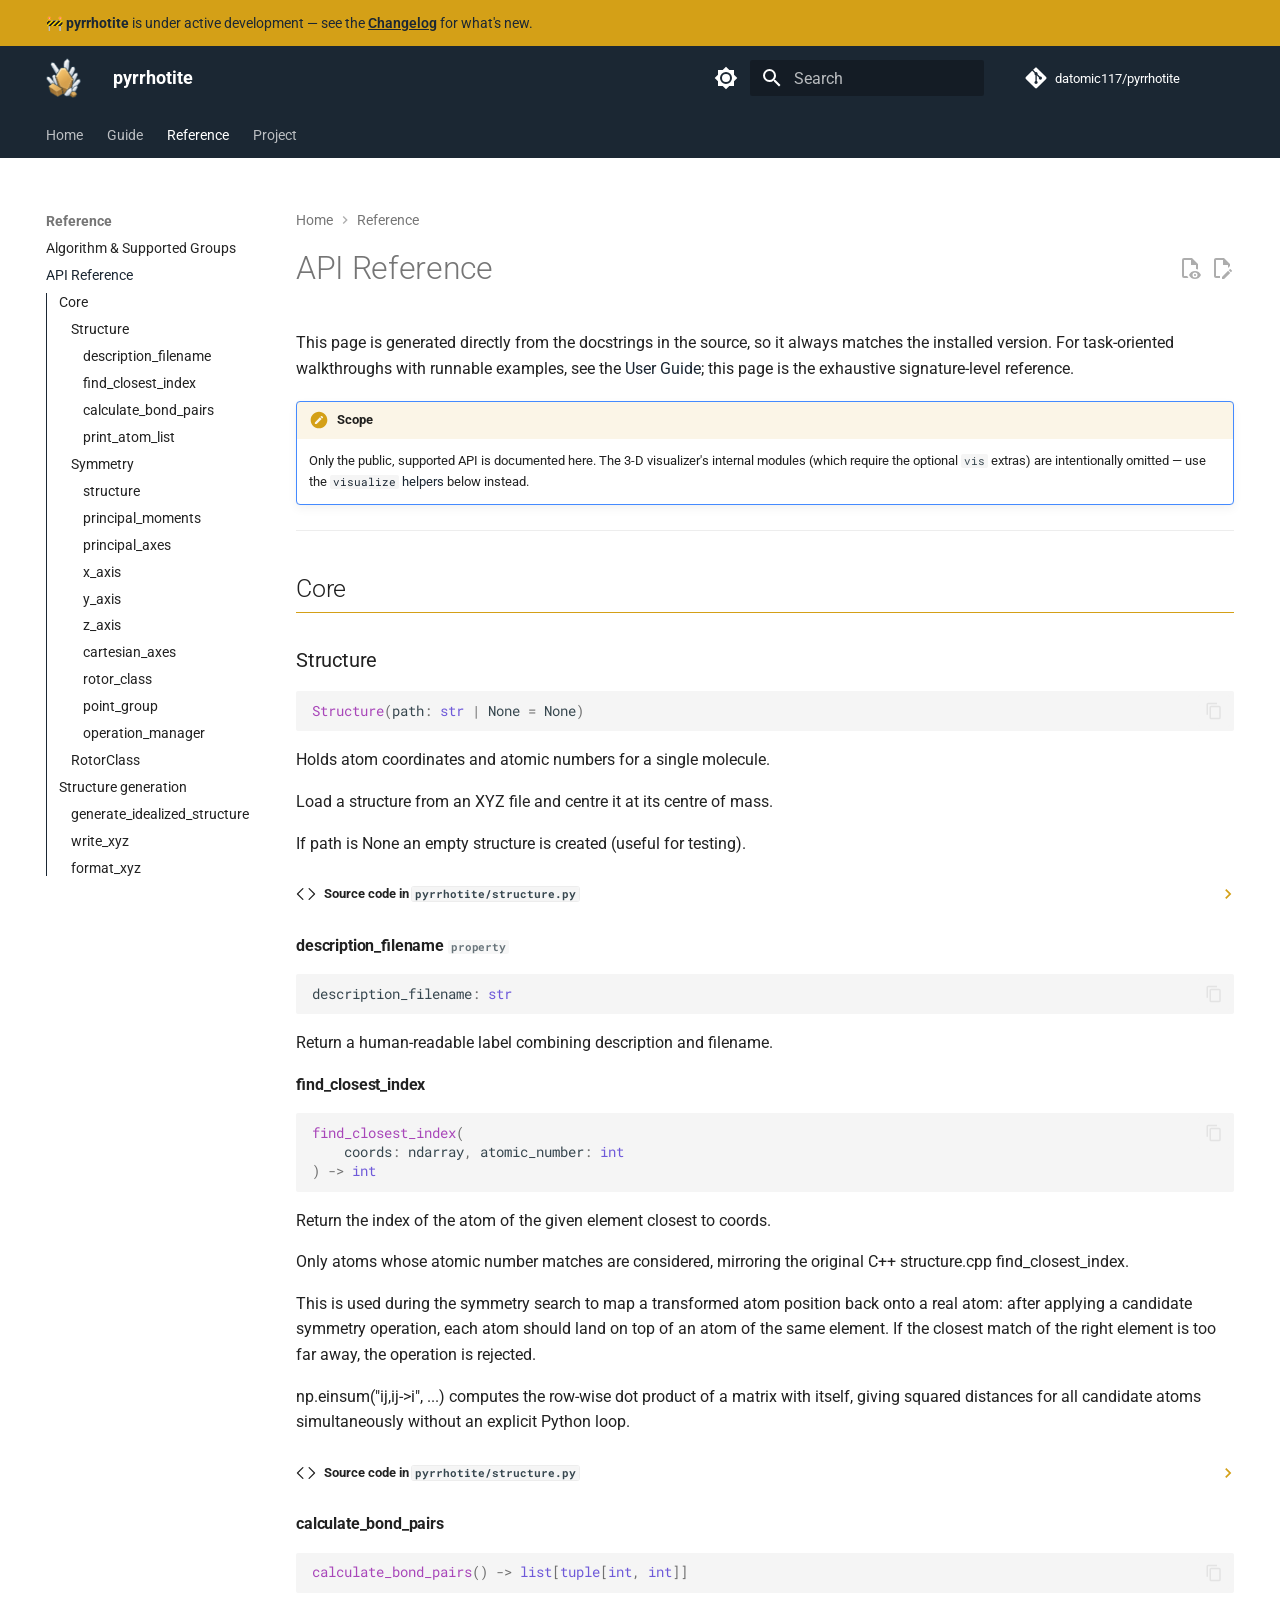
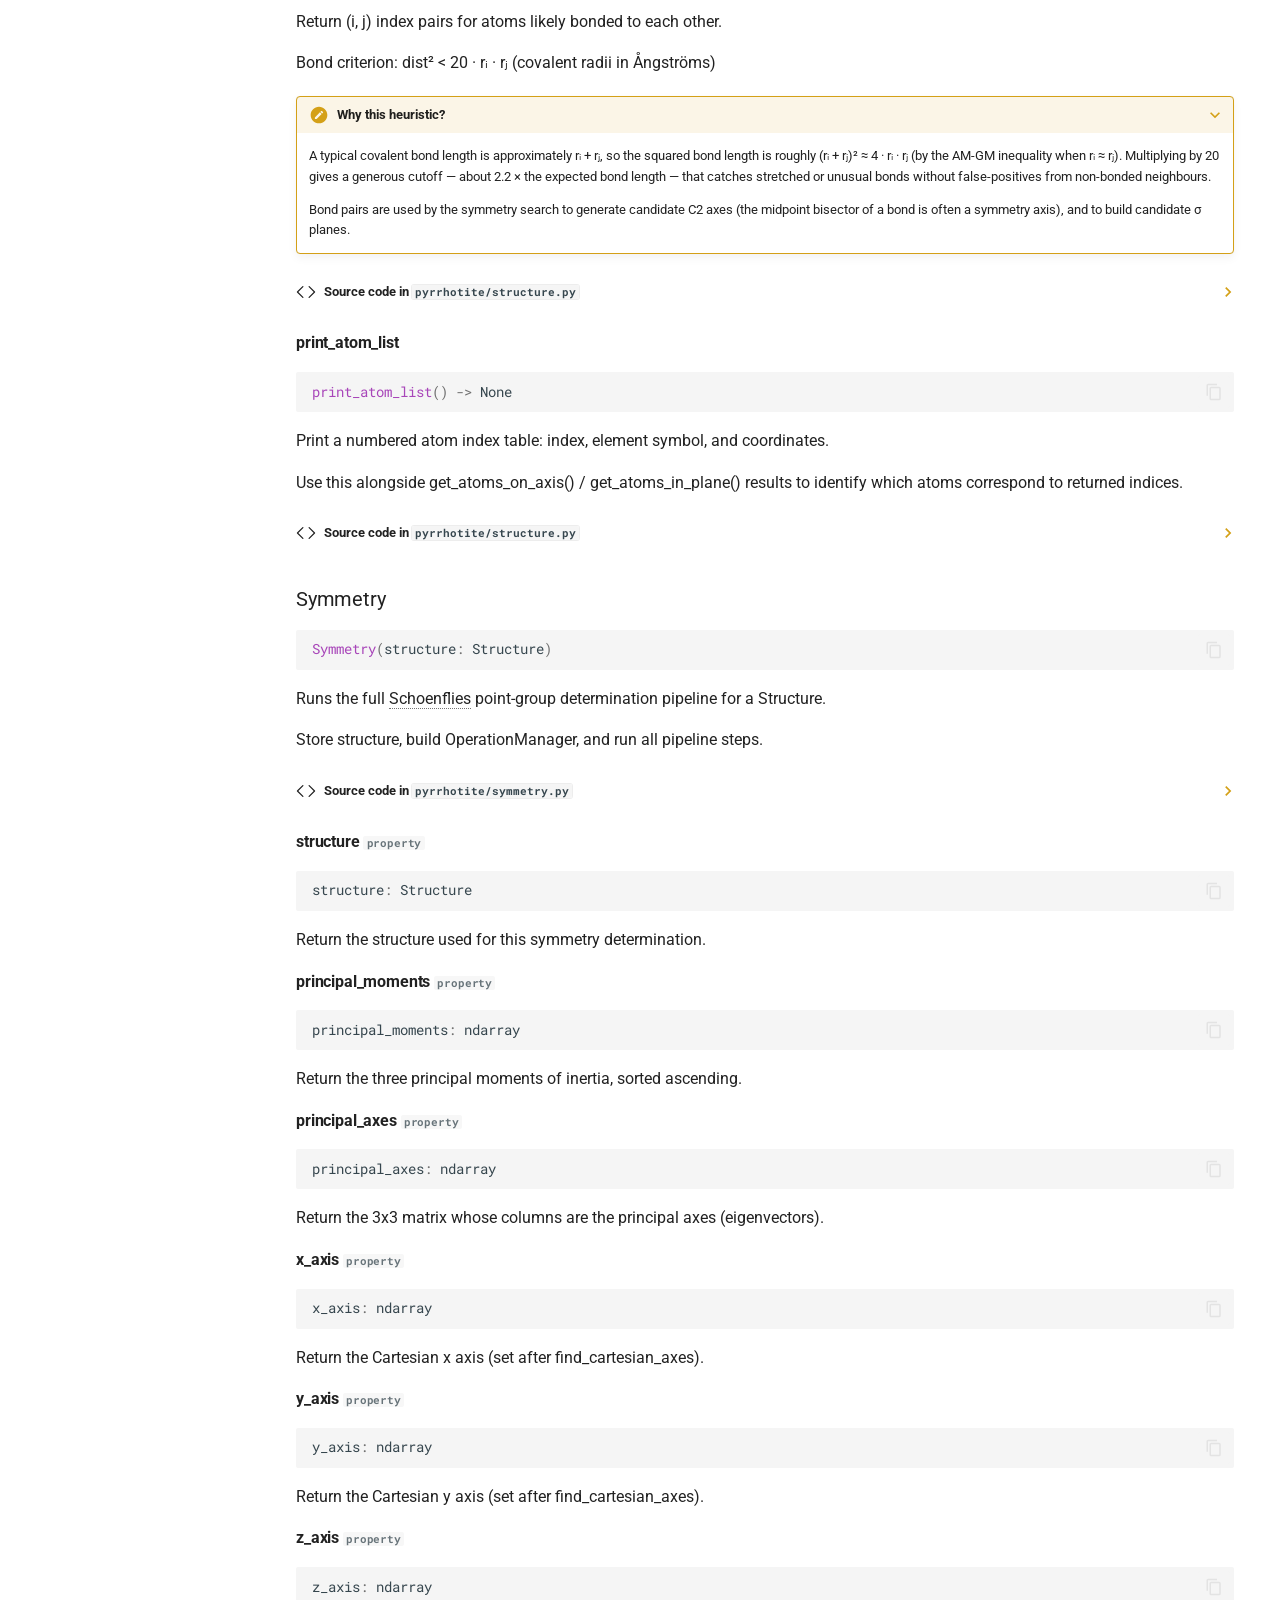
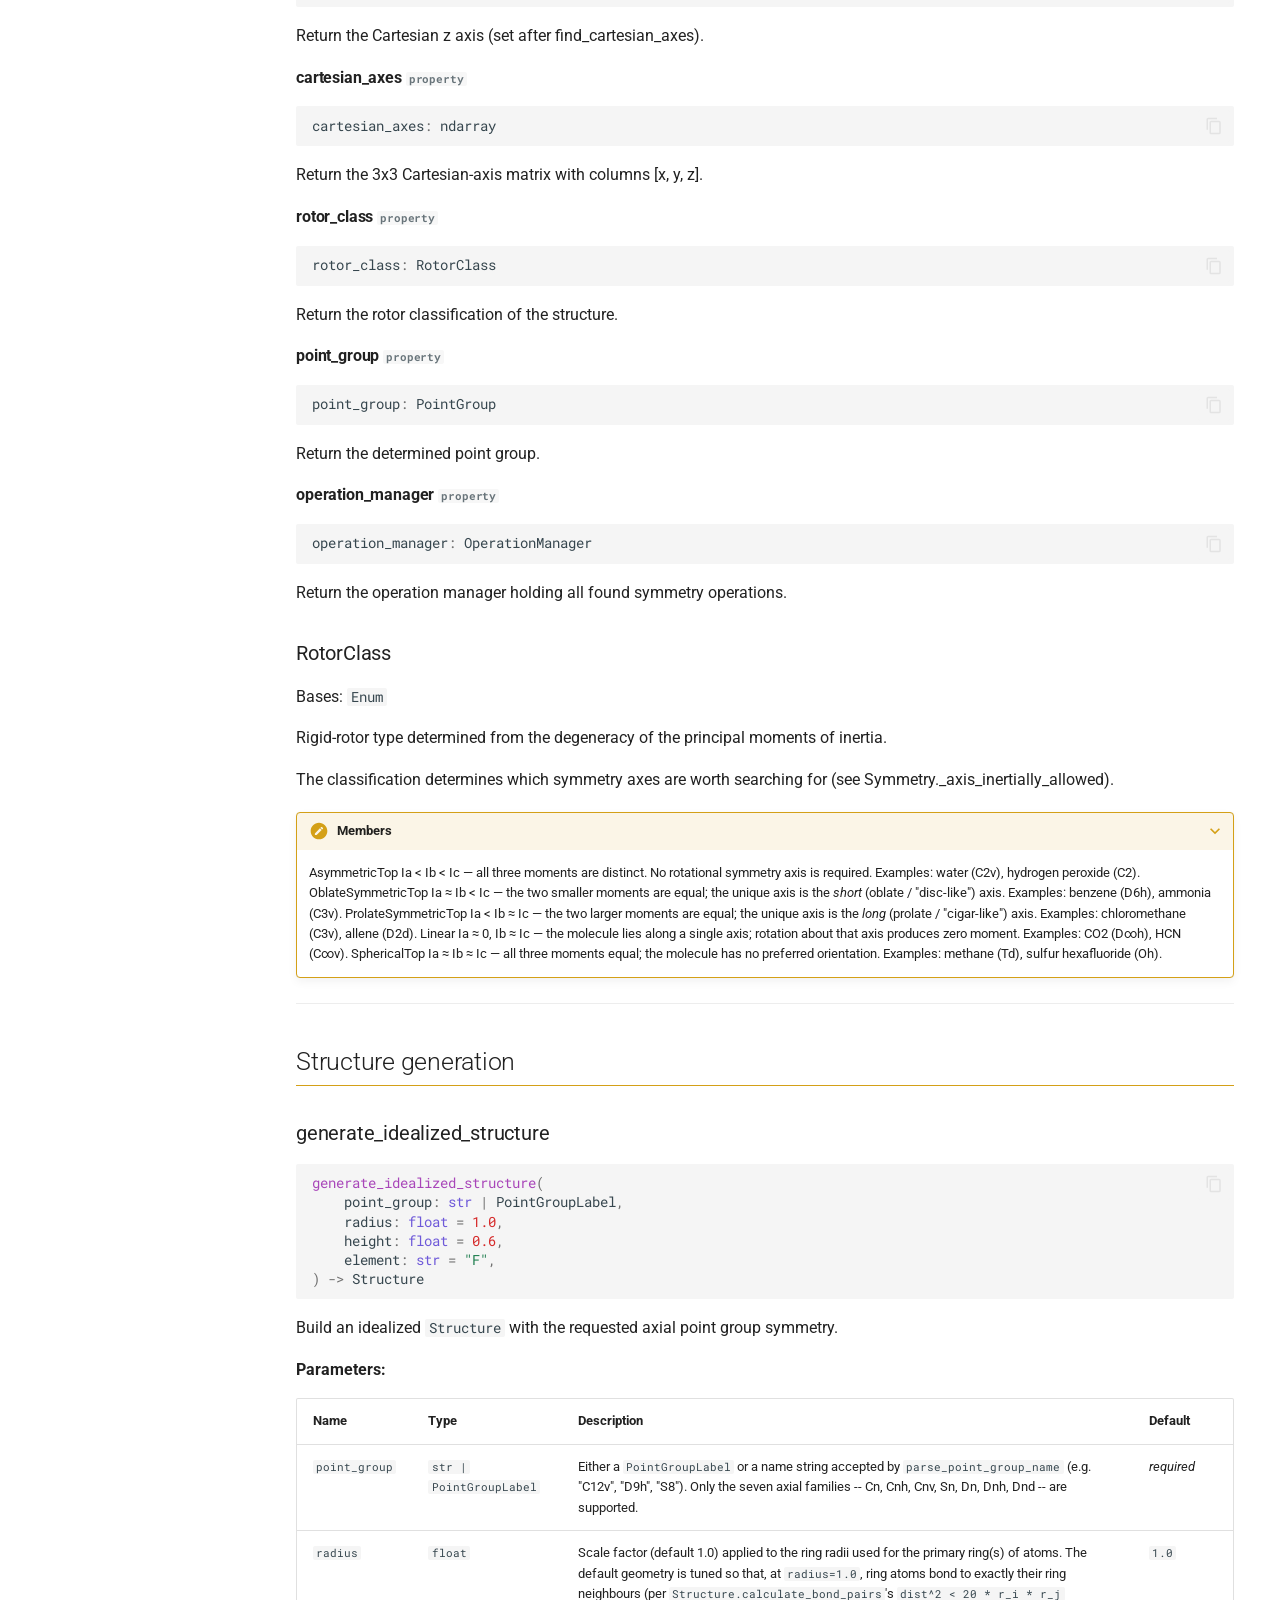
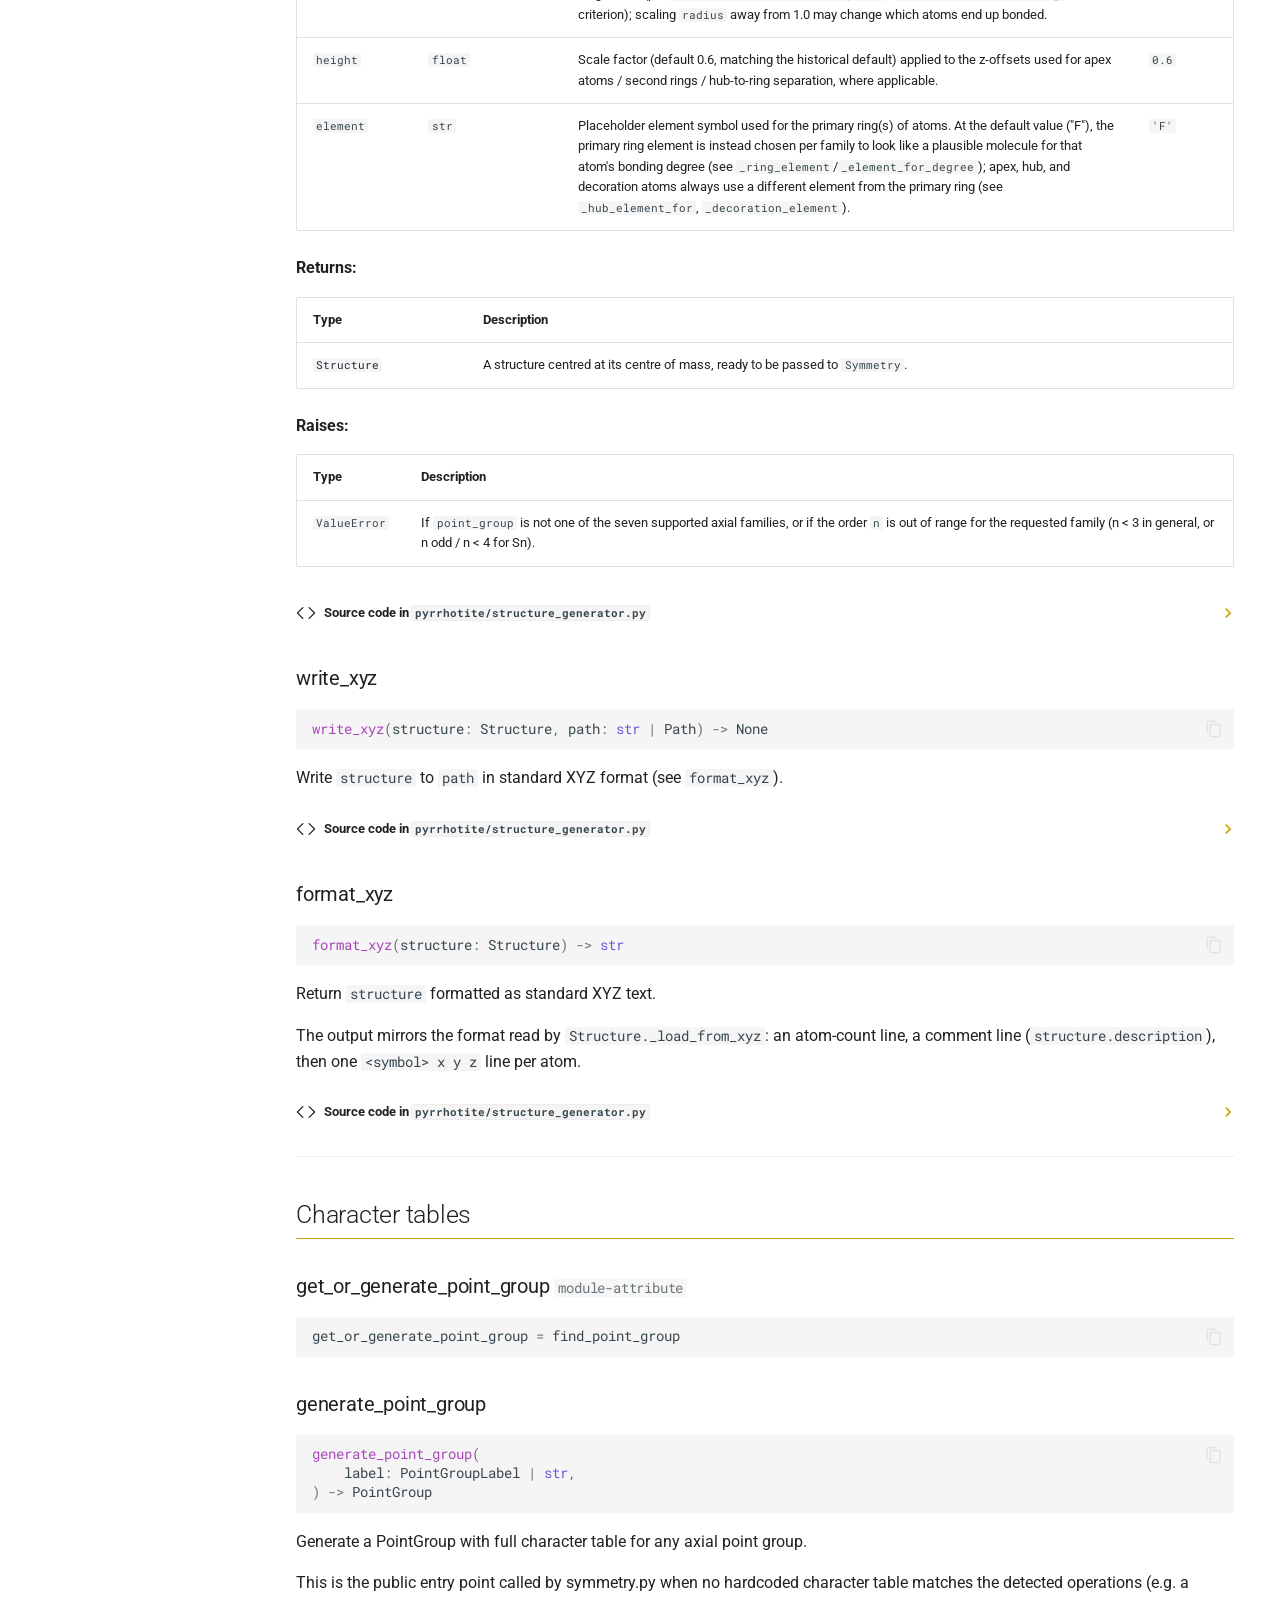
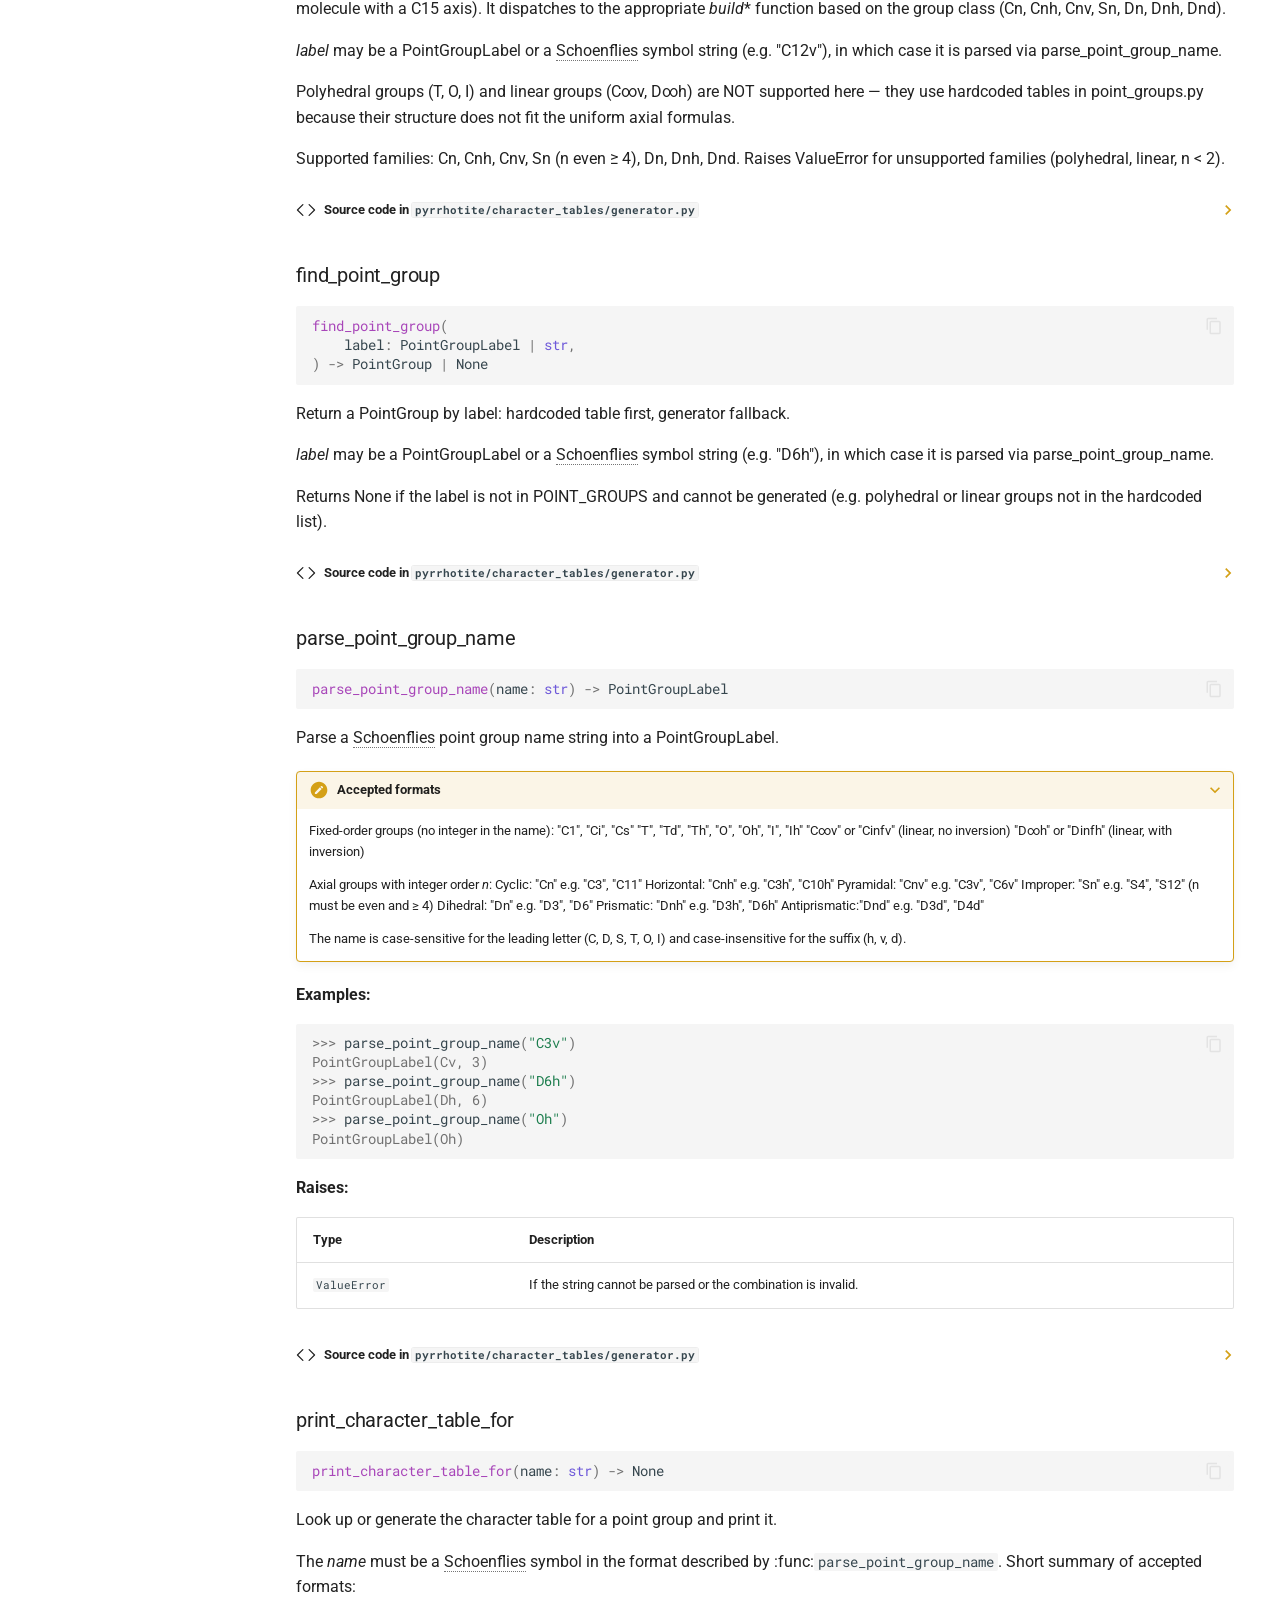
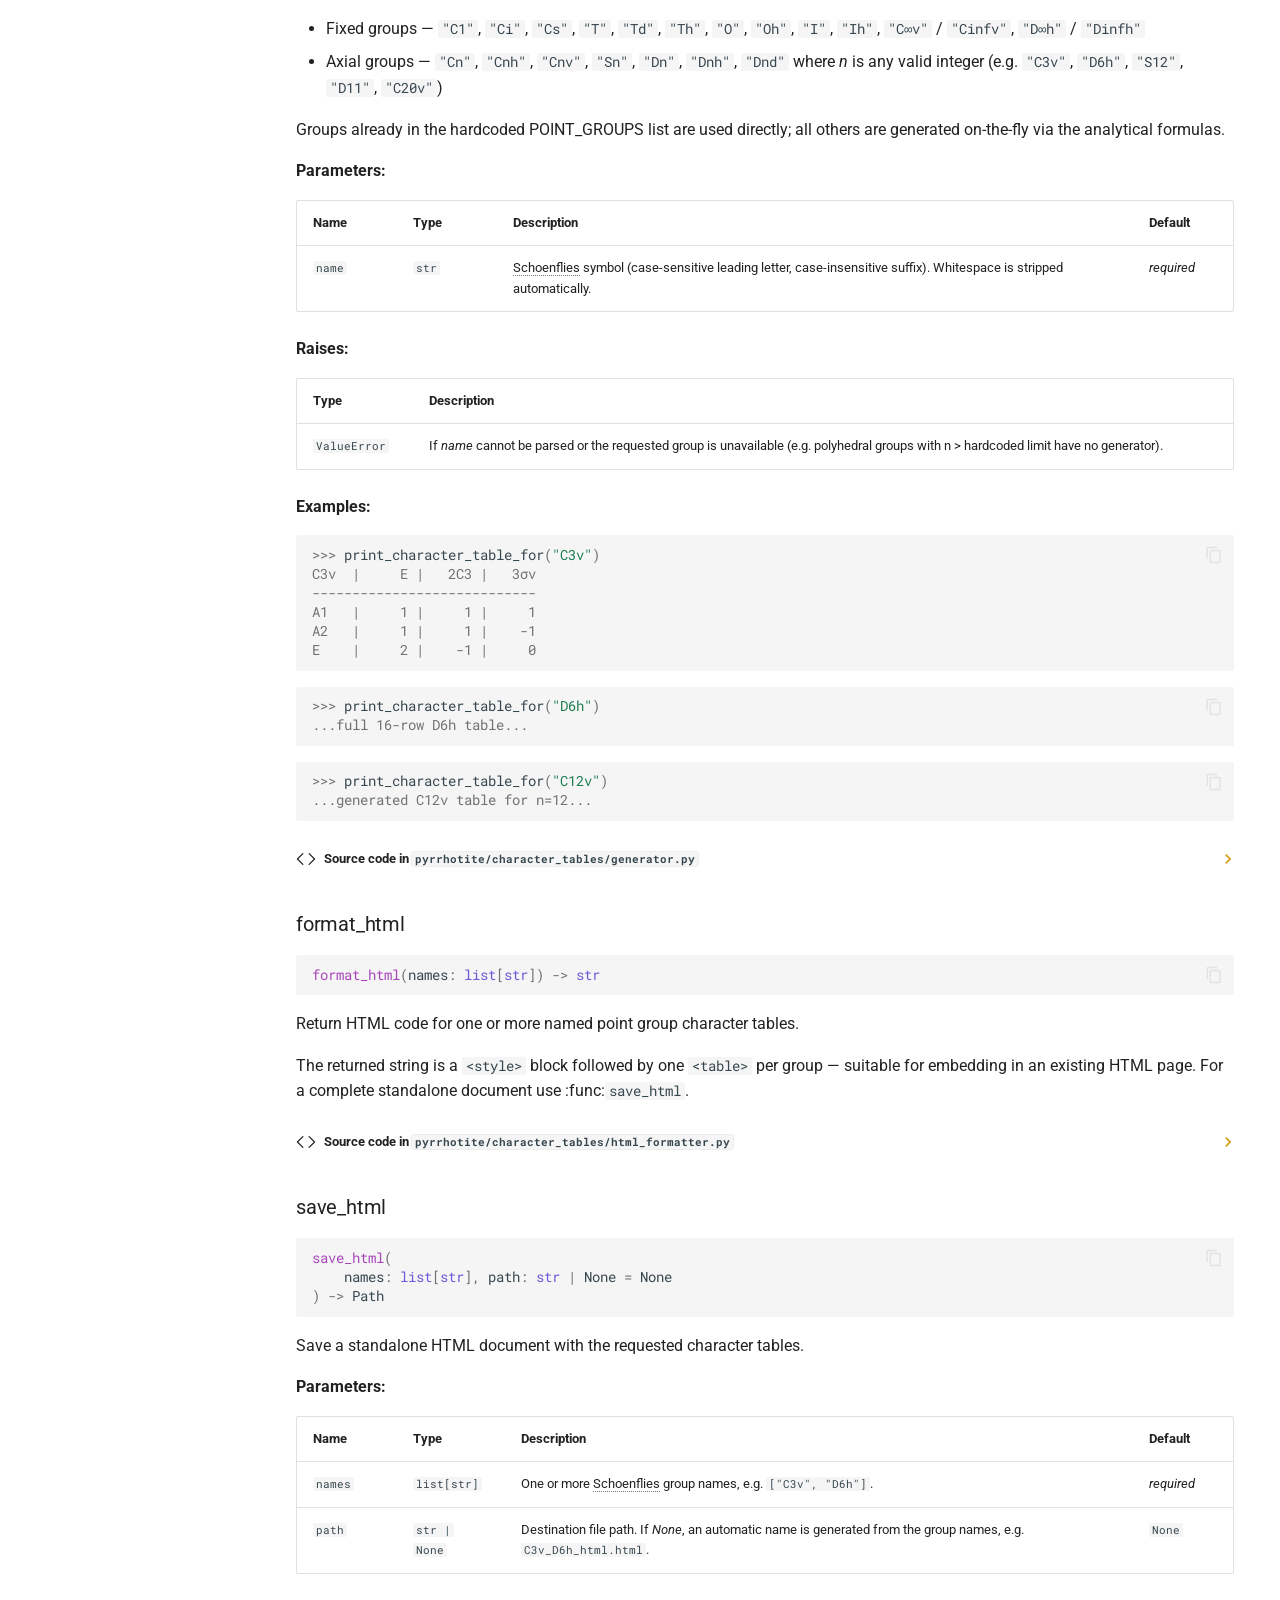
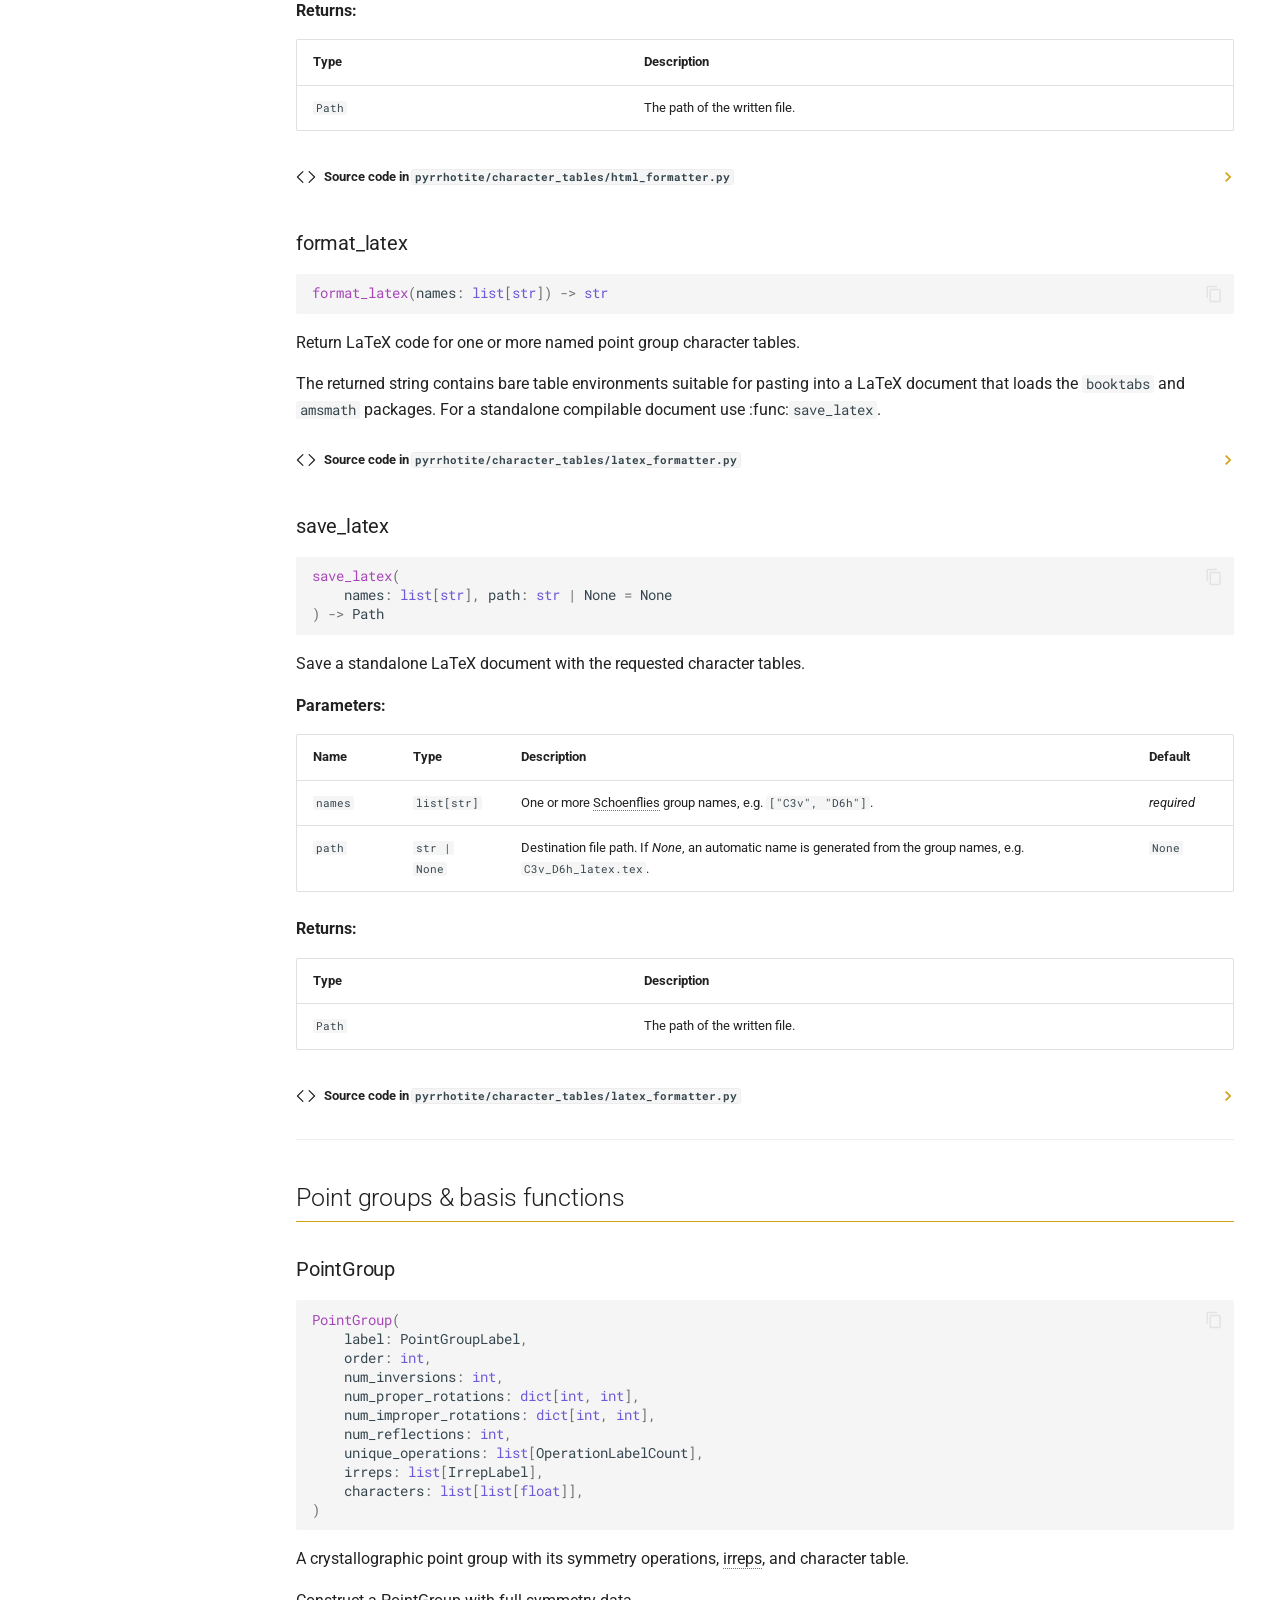
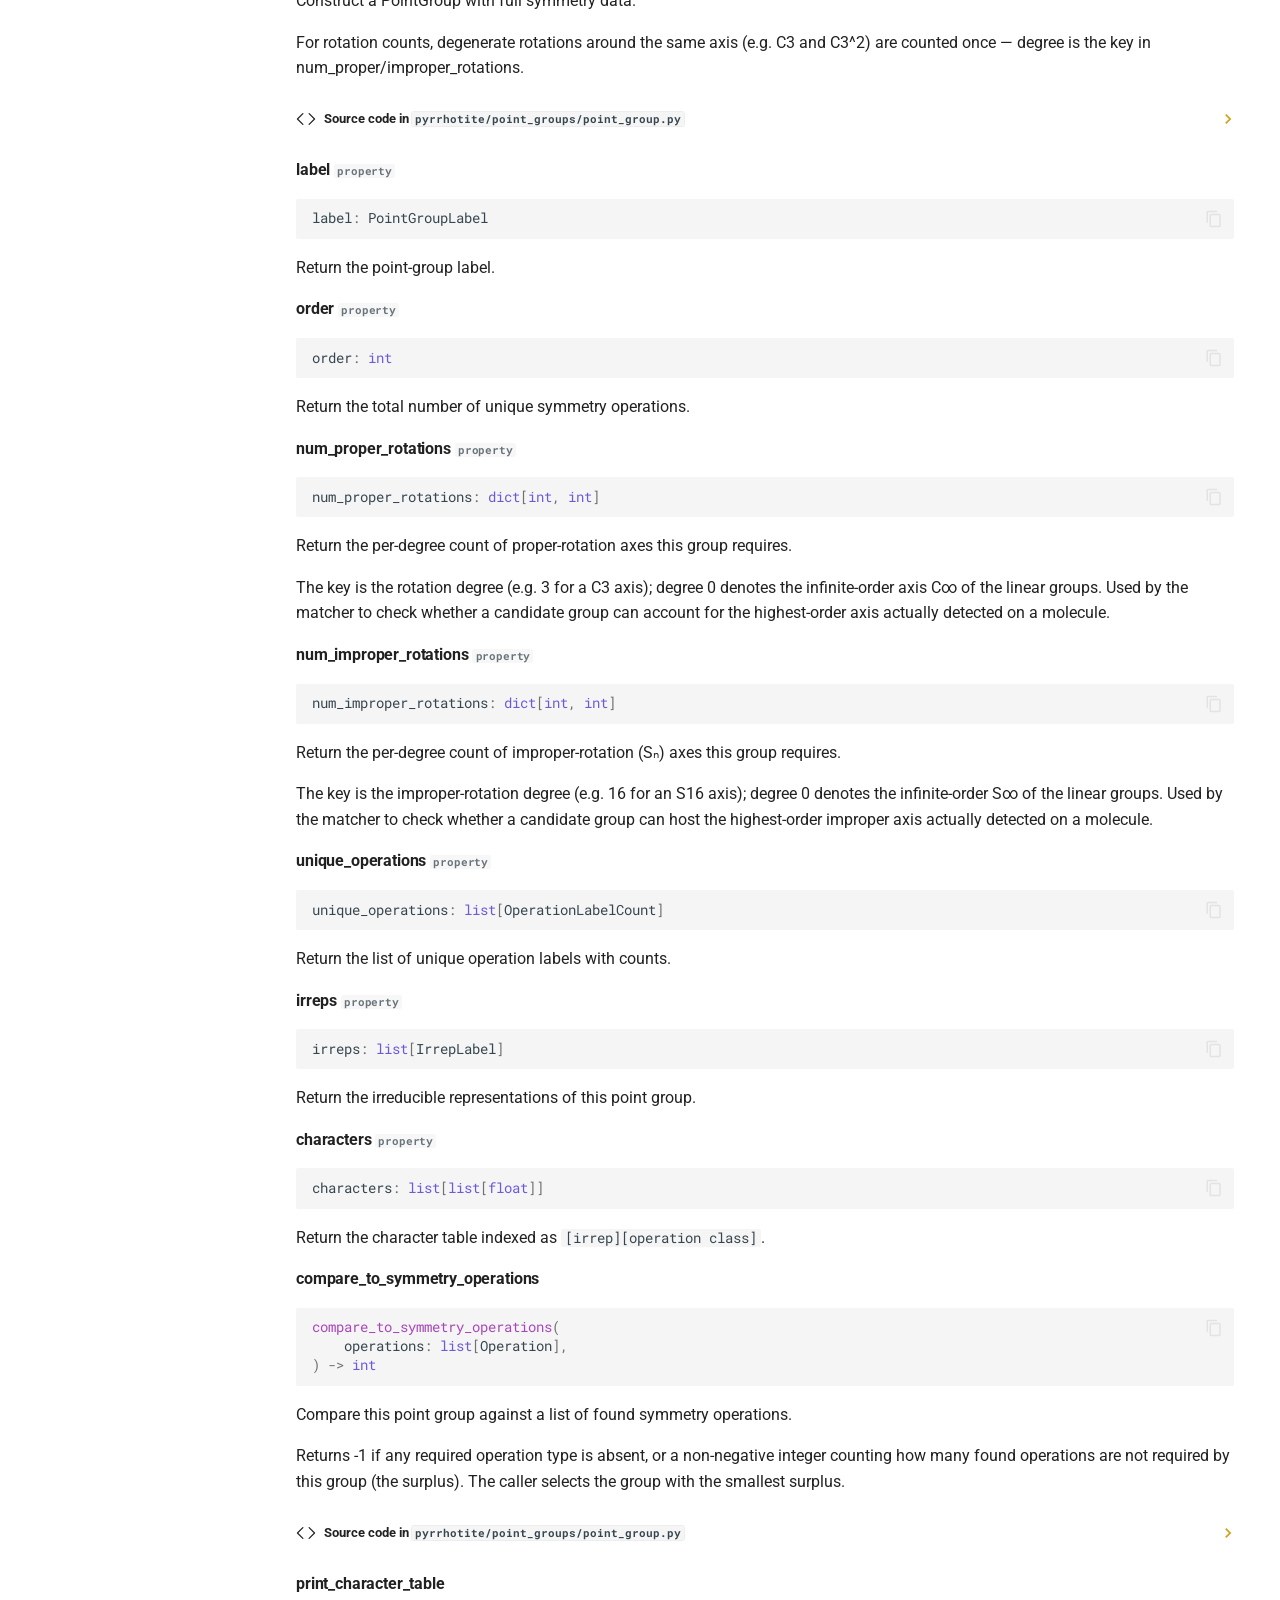
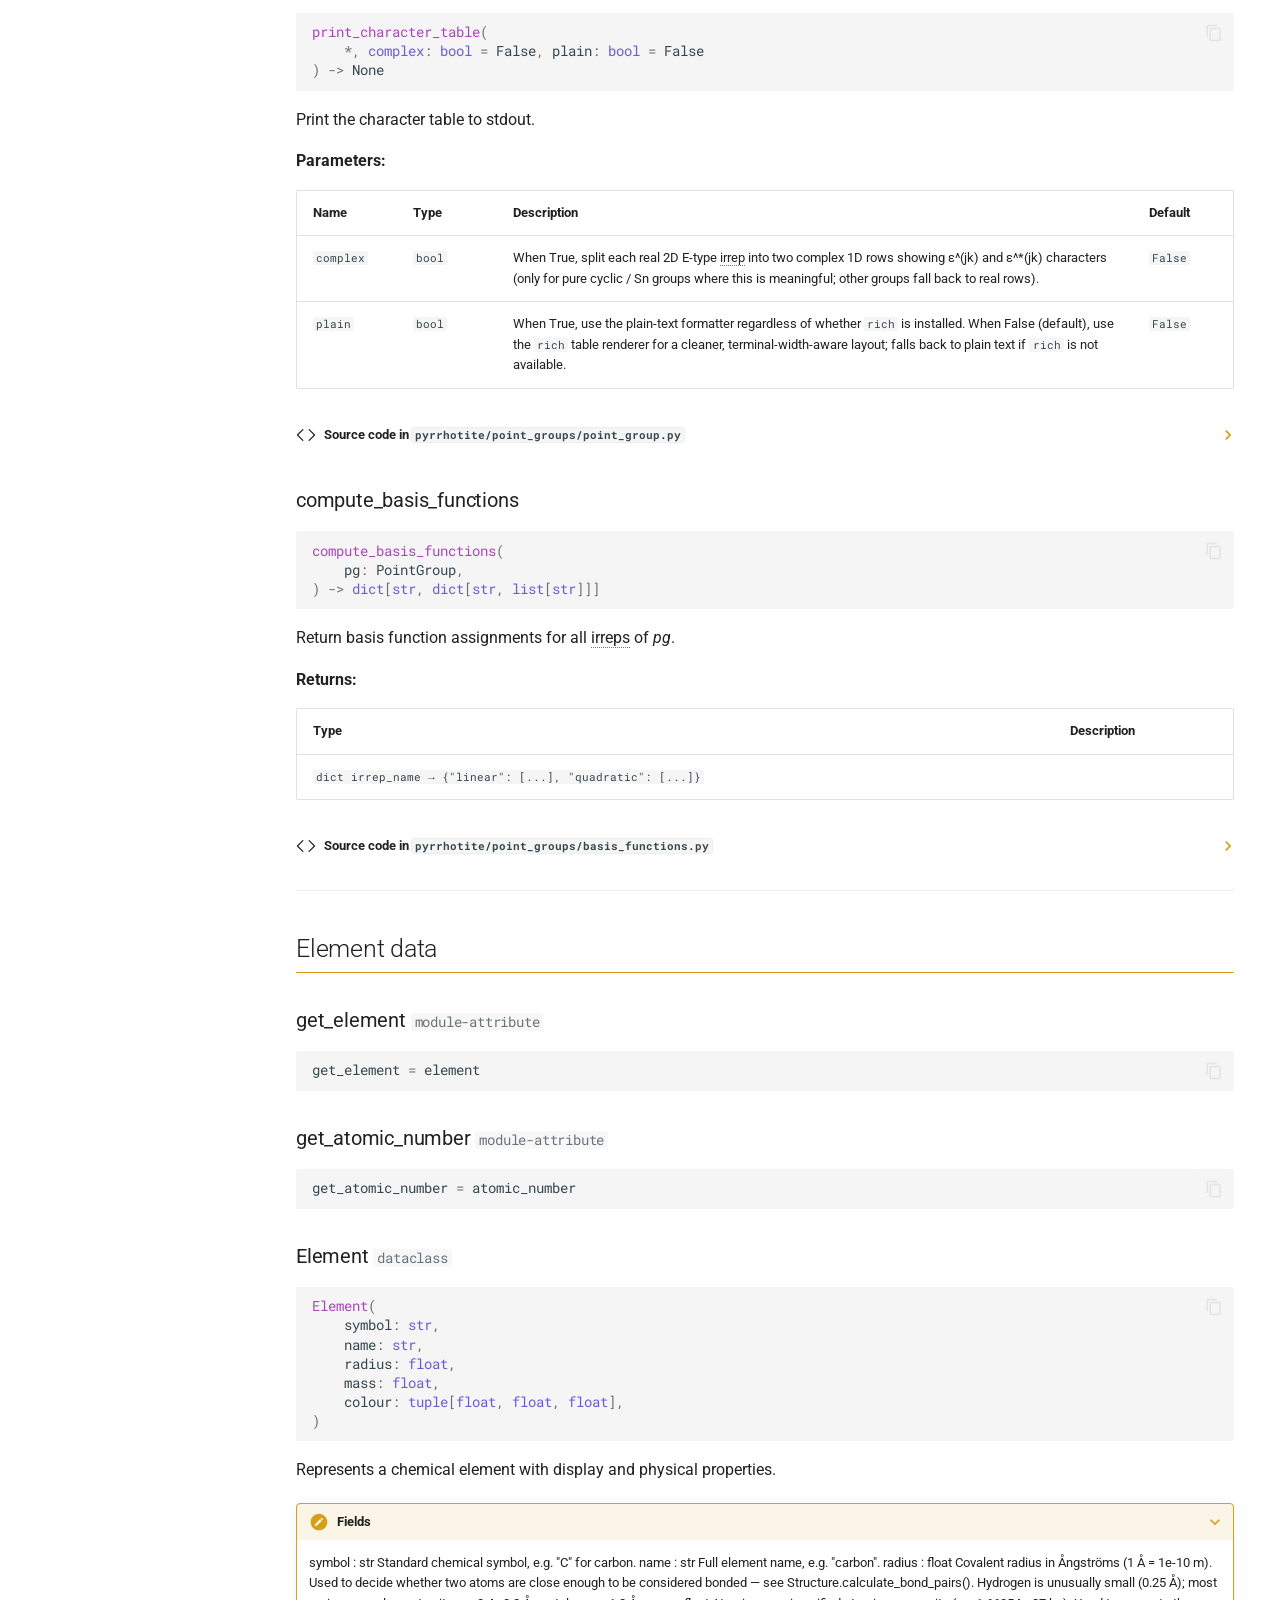
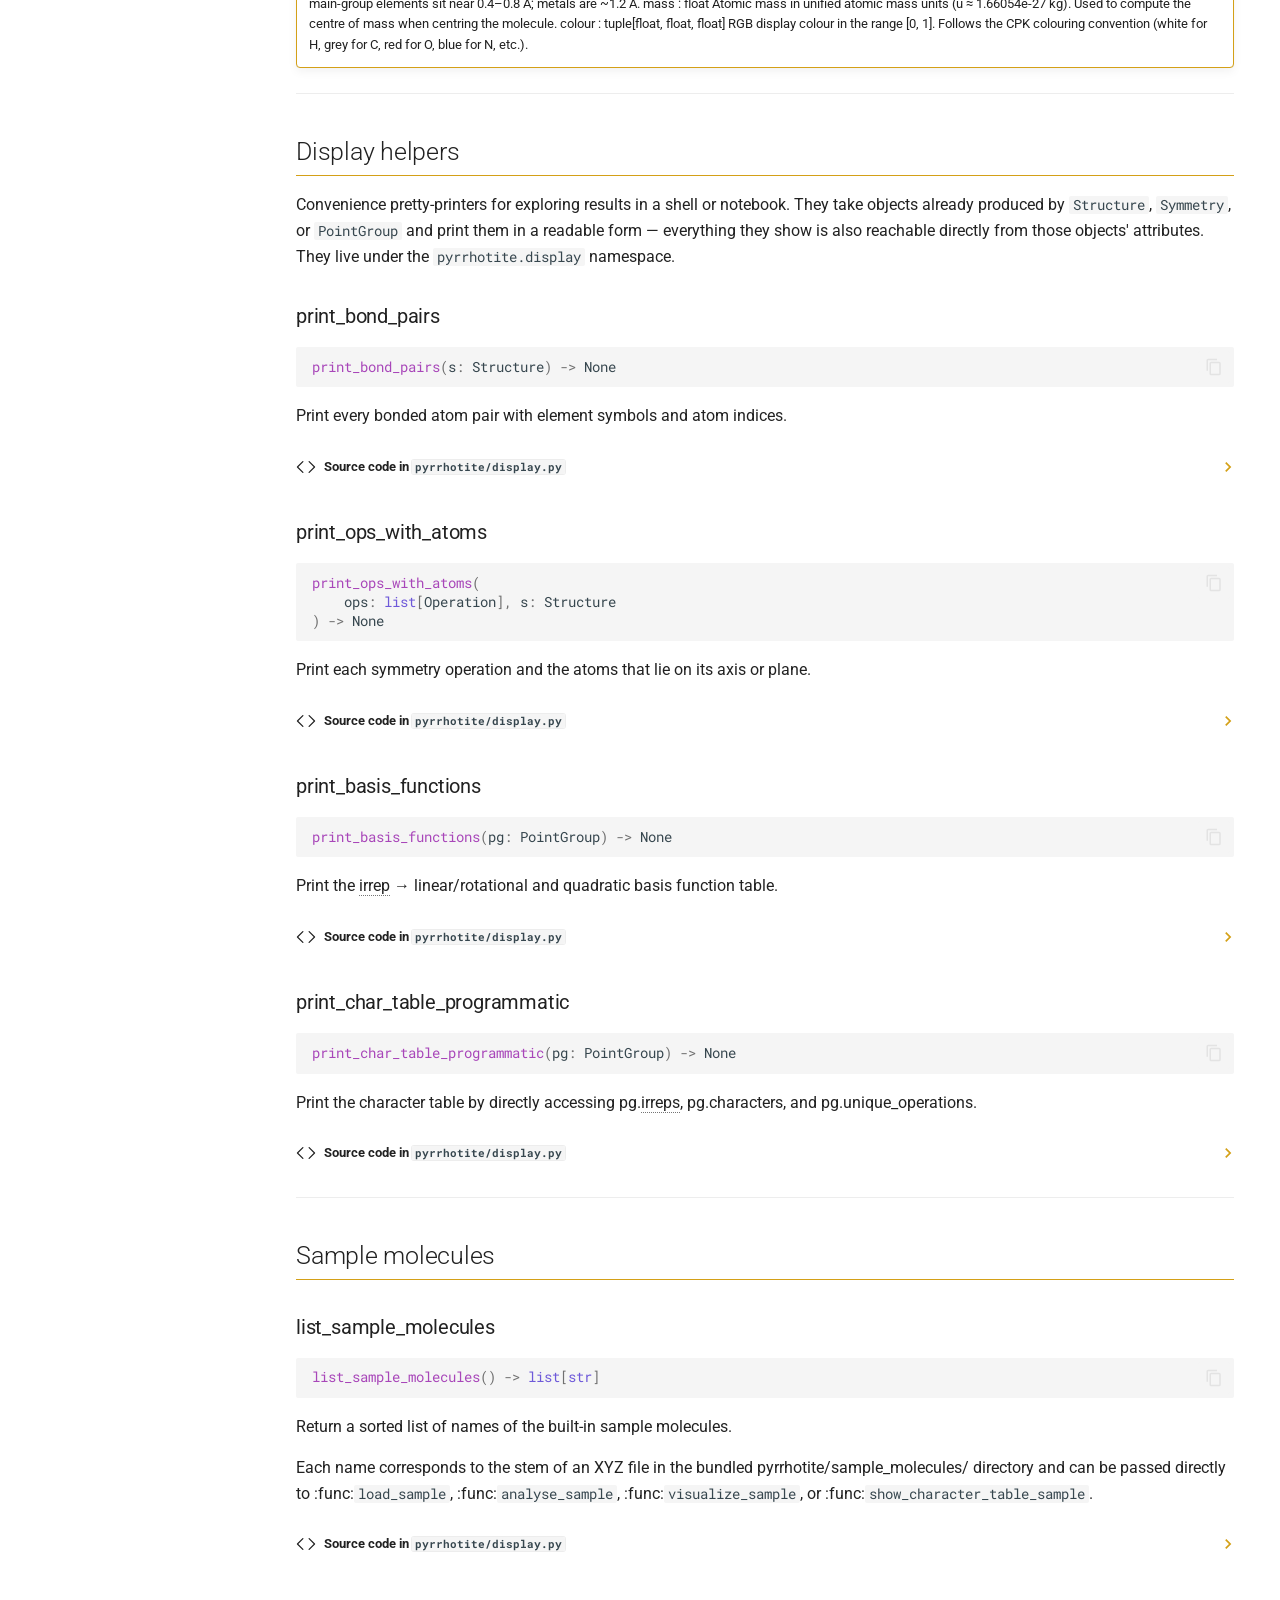
<file: api/index.html>
<!doctype html>
<html lang="en" class="no-js">
  <head>
    
      <meta charset="utf-8">
      <meta name="viewport" content="width=device-width,initial-scale=1">
      
        <meta name="description" content="Automatic Schoenflies point group determination, character table generation, and 3-D molecule visualization">
      
      
      
        <link rel="canonical" href="https://datomic117.github.io/pyrrhotite/api/">
      
      
        <link rel="prev" href="../algorithm/">
      
      
        <link rel="next" href="../glossary/">
      
      
        
      
      
      <link rel="icon" href="../assets/logo.png">
      <meta name="generator" content="mkdocs-1.6.1, mkdocs-material-9.7.6">
    
    
      
        <title>API Reference - pyrrhotite</title>
      
    
    
      <link rel="stylesheet" href="../assets/stylesheets/main.484c7ddc.min.css">
      
        
        <link rel="stylesheet" href="../assets/stylesheets/palette.ab4e12ef.min.css">
      
      


    
    
      
    
    
      
        
        
        <link rel="preconnect" href="https://fonts.gstatic.com" crossorigin>
        <link rel="stylesheet" href="https://fonts.googleapis.com/css?family=Roboto:300,300i,400,400i,700,700i%7CRoboto+Mono:400,400i,700,700i&display=fallback">
        <style>:root{--md-text-font:"Roboto";--md-code-font:"Roboto Mono"}</style>
      
    
    
      <link rel="stylesheet" href="../assets/_mkdocstrings.css">
    
      <link rel="stylesheet" href="../stylesheets/extra.css">
    
    <script>__md_scope=new URL("..",location),__md_hash=e=>[...e].reduce(((e,_)=>(e<<5)-e+_.charCodeAt(0)),0),__md_get=(e,_=localStorage,t=__md_scope)=>JSON.parse(_.getItem(t.pathname+"."+e)),__md_set=(e,_,t=localStorage,a=__md_scope)=>{try{t.setItem(a.pathname+"."+e,JSON.stringify(_))}catch(e){}}</script>
    
      

    
    
  </head>
  
  
    
    
      
    
    
    
    
    <body dir="ltr" data-md-color-scheme="default" data-md-color-primary="custom" data-md-color-accent="custom">
  
    
    <input class="md-toggle" data-md-toggle="drawer" type="checkbox" id="__drawer" autocomplete="off">
    <input class="md-toggle" data-md-toggle="search" type="checkbox" id="__search" autocomplete="off">
    <label class="md-overlay" for="__drawer"></label>
    <div data-md-component="skip">
      
        
        <a href="#api-reference" class="md-skip">
          Skip to content
        </a>
      
    </div>
    <div data-md-component="announce">
      
        <aside class="md-banner">
          <div class="md-banner__inner md-grid md-typeset">
            
            
  <span>🚧 <strong>pyrrhotite</strong> is under active development —
  see the <a href="../changelog/">Changelog</a> for what's new.</span>

          </div>
          
        </aside>
      
    </div>
    
    
      

<header class="md-header" data-md-component="header">
  <nav class="md-header__inner md-grid" aria-label="Header">
    <a href=".." title="pyrrhotite" class="md-header__button md-logo" aria-label="pyrrhotite" data-md-component="logo">
      
  <img src="../assets/logo.png" alt="logo">

    </a>
    <label class="md-header__button md-icon" for="__drawer">
      
      <svg xmlns="http://www.w3.org/2000/svg" viewBox="0 0 24 24"><path d="M3 6h18v2H3zm0 5h18v2H3zm0 5h18v2H3z"/></svg>
    </label>
    <div class="md-header__title" data-md-component="header-title">
      <div class="md-header__ellipsis">
        <div class="md-header__topic">
          <span class="md-ellipsis">
            pyrrhotite
          </span>
        </div>
        <div class="md-header__topic" data-md-component="header-topic">
          <span class="md-ellipsis">
            
              API Reference
            
          </span>
        </div>
      </div>
    </div>
    
      
        <form class="md-header__option" data-md-component="palette">
  
    
    
    
    <input class="md-option" data-md-color-media="" data-md-color-scheme="default" data-md-color-primary="custom" data-md-color-accent="custom"  aria-label="Switch to dark mode"  type="radio" name="__palette" id="__palette_0">
    
      <label class="md-header__button md-icon" title="Switch to dark mode" for="__palette_1" hidden>
        <svg xmlns="http://www.w3.org/2000/svg" viewBox="0 0 24 24"><path d="M12 8a4 4 0 0 0-4 4 4 4 0 0 0 4 4 4 4 0 0 0 4-4 4 4 0 0 0-4-4m0 10a6 6 0 0 1-6-6 6 6 0 0 1 6-6 6 6 0 0 1 6 6 6 6 0 0 1-6 6m8-9.31V4h-4.69L12 .69 8.69 4H4v4.69L.69 12 4 15.31V20h4.69L12 23.31 15.31 20H20v-4.69L23.31 12z"/></svg>
      </label>
    
  
    
    
    
    <input class="md-option" data-md-color-media="" data-md-color-scheme="slate" data-md-color-primary="custom" data-md-color-accent="custom"  aria-label="Switch to light mode"  type="radio" name="__palette" id="__palette_1">
    
      <label class="md-header__button md-icon" title="Switch to light mode" for="__palette_0" hidden>
        <svg xmlns="http://www.w3.org/2000/svg" viewBox="0 0 24 24"><path d="M12 18c-.89 0-1.74-.2-2.5-.55C11.56 16.5 13 14.42 13 12s-1.44-4.5-3.5-5.45C10.26 6.2 11.11 6 12 6a6 6 0 0 1 6 6 6 6 0 0 1-6 6m8-9.31V4h-4.69L12 .69 8.69 4H4v4.69L.69 12 4 15.31V20h4.69L12 23.31 15.31 20H20v-4.69L23.31 12z"/></svg>
      </label>
    
  
</form>
      
    
    
      <script>var palette=__md_get("__palette");if(palette&&palette.color){if("(prefers-color-scheme)"===palette.color.media){var media=matchMedia("(prefers-color-scheme: light)"),input=document.querySelector(media.matches?"[data-md-color-media='(prefers-color-scheme: light)']":"[data-md-color-media='(prefers-color-scheme: dark)']");palette.color.media=input.getAttribute("data-md-color-media"),palette.color.scheme=input.getAttribute("data-md-color-scheme"),palette.color.primary=input.getAttribute("data-md-color-primary"),palette.color.accent=input.getAttribute("data-md-color-accent")}for(var[key,value]of Object.entries(palette.color))document.body.setAttribute("data-md-color-"+key,value)}</script>
    
    
    
      
      
        <label class="md-header__button md-icon" for="__search">
          
          <svg xmlns="http://www.w3.org/2000/svg" viewBox="0 0 24 24"><path d="M9.5 3A6.5 6.5 0 0 1 16 9.5c0 1.61-.59 3.09-1.56 4.23l.27.27h.79l5 5-1.5 1.5-5-5v-.79l-.27-.27A6.52 6.52 0 0 1 9.5 16 6.5 6.5 0 0 1 3 9.5 6.5 6.5 0 0 1 9.5 3m0 2C7 5 5 7 5 9.5S7 14 9.5 14 14 12 14 9.5 12 5 9.5 5"/></svg>
        </label>
        <div class="md-search" data-md-component="search" role="dialog">
  <label class="md-search__overlay" for="__search"></label>
  <div class="md-search__inner" role="search">
    <form class="md-search__form" name="search">
      <input type="text" class="md-search__input" name="query" aria-label="Search" placeholder="Search" autocapitalize="off" autocorrect="off" autocomplete="off" spellcheck="false" data-md-component="search-query" required>
      <label class="md-search__icon md-icon" for="__search">
        
        <svg xmlns="http://www.w3.org/2000/svg" viewBox="0 0 24 24"><path d="M9.5 3A6.5 6.5 0 0 1 16 9.5c0 1.61-.59 3.09-1.56 4.23l.27.27h.79l5 5-1.5 1.5-5-5v-.79l-.27-.27A6.52 6.52 0 0 1 9.5 16 6.5 6.5 0 0 1 3 9.5 6.5 6.5 0 0 1 9.5 3m0 2C7 5 5 7 5 9.5S7 14 9.5 14 14 12 14 9.5 12 5 9.5 5"/></svg>
        
        <svg xmlns="http://www.w3.org/2000/svg" viewBox="0 0 24 24"><path d="M20 11v2H8l5.5 5.5-1.42 1.42L4.16 12l7.92-7.92L13.5 5.5 8 11z"/></svg>
      </label>
      <nav class="md-search__options" aria-label="Search">
        
          <a href="javascript:void(0)" class="md-search__icon md-icon" title="Share" aria-label="Share" data-clipboard data-clipboard-text="" data-md-component="search-share" tabindex="-1">
            
            <svg xmlns="http://www.w3.org/2000/svg" viewBox="0 0 24 24"><path d="M18 16.08c-.76 0-1.44.3-1.96.77L8.91 12.7c.05-.23.09-.46.09-.7s-.04-.47-.09-.7l7.05-4.11c.54.5 1.25.81 2.04.81a3 3 0 0 0 3-3 3 3 0 0 0-3-3 3 3 0 0 0-3 3c0 .24.04.47.09.7L8.04 9.81C7.5 9.31 6.79 9 6 9a3 3 0 0 0-3 3 3 3 0 0 0 3 3c.79 0 1.5-.31 2.04-.81l7.12 4.15c-.05.21-.08.43-.08.66 0 1.61 1.31 2.91 2.92 2.91s2.92-1.3 2.92-2.91A2.92 2.92 0 0 0 18 16.08"/></svg>
          </a>
        
        <button type="reset" class="md-search__icon md-icon" title="Clear" aria-label="Clear" tabindex="-1">
          
          <svg xmlns="http://www.w3.org/2000/svg" viewBox="0 0 24 24"><path d="M19 6.41 17.59 5 12 10.59 6.41 5 5 6.41 10.59 12 5 17.59 6.41 19 12 13.41 17.59 19 19 17.59 13.41 12z"/></svg>
        </button>
      </nav>
      
        <div class="md-search__suggest" data-md-component="search-suggest"></div>
      
    </form>
    <div class="md-search__output">
      <div class="md-search__scrollwrap" tabindex="0" data-md-scrollfix>
        <div class="md-search-result" data-md-component="search-result">
          <div class="md-search-result__meta">
            Initializing search
          </div>
          <ol class="md-search-result__list" role="presentation"></ol>
        </div>
      </div>
    </div>
  </div>
</div>
      
    
    
      <div class="md-header__source">
        <a href="https://github.com/datomic117/pyrrhotite" title="Go to repository" class="md-source" data-md-component="source">
  <div class="md-source__icon md-icon">
    
    <svg xmlns="http://www.w3.org/2000/svg" viewBox="0 0 448 512"><!--! Font Awesome Free 7.1.0 by @fontawesome - https://fontawesome.com License - https://fontawesome.com/license/free (Icons: CC BY 4.0, Fonts: SIL OFL 1.1, Code: MIT License) Copyright 2025 Fonticons, Inc.--><path d="M439.6 236.1 244 40.5c-5.4-5.5-12.8-8.5-20.4-8.5s-15 3-20.4 8.4L162.5 81l51.5 51.5c27.1-9.1 52.7 16.8 43.4 43.7l49.7 49.7c34.2-11.8 61.2 31 35.5 56.7-26.5 26.5-70.2-2.9-56-37.3L240.3 199v121.9c25.3 12.5 22.3 41.8 9.1 55-6.4 6.4-15.2 10.1-24.3 10.1s-17.8-3.6-24.3-10.1c-17.6-17.6-11.1-46.9 11.2-56v-123c-20.8-8.5-24.6-30.7-18.6-45L142.6 101 8.5 235.1C3 240.6 0 247.9 0 255.5s3 15 8.5 20.4l195.6 195.7c5.4 5.4 12.7 8.4 20.4 8.4s15-3 20.4-8.4l194.7-194.7c5.4-5.4 8.4-12.8 8.4-20.4s-3-15-8.4-20.4"/></svg>
  </div>
  <div class="md-source__repository">
    datomic117/pyrrhotite
  </div>
</a>
      </div>
    
  </nav>
  
</header>
    
    <div class="md-container" data-md-component="container">
      
      
        
          
            
<nav class="md-tabs" aria-label="Tabs" data-md-component="tabs">
  <div class="md-grid">
    <ul class="md-tabs__list">
      
        
  
  
  
  
    <li class="md-tabs__item">
      <a href=".." class="md-tabs__link">
        
  
  
    
  
  Home

      </a>
    </li>
  

      
        
  
  
  
  
    
    
      <li class="md-tabs__item">
        <a href="../getting-started/" class="md-tabs__link">
          
  
  
  Guide

        </a>
      </li>
    
  

      
        
  
  
  
    
  
  
    
    
      <li class="md-tabs__item md-tabs__item--active">
        <a href="../algorithm/" class="md-tabs__link">
          
  
  
  Reference

        </a>
      </li>
    
  

      
        
  
  
  
  
    
    
      <li class="md-tabs__item">
        <a href="../about/" class="md-tabs__link">
          
  
  
  Project

        </a>
      </li>
    
  

      
    </ul>
  </div>
</nav>
          
        
      
      <main class="md-main" data-md-component="main">
        <div class="md-main__inner md-grid">
          
            
              
              <div class="md-sidebar md-sidebar--primary" data-md-component="sidebar" data-md-type="navigation" >
                <div class="md-sidebar__scrollwrap">
                  <div class="md-sidebar__inner">
                    


  


  

<nav class="md-nav md-nav--primary md-nav--lifted md-nav--integrated" aria-label="Navigation" data-md-level="0">
  <label class="md-nav__title" for="__drawer">
    <a href=".." title="pyrrhotite" class="md-nav__button md-logo" aria-label="pyrrhotite" data-md-component="logo">
      
  <img src="../assets/logo.png" alt="logo">

    </a>
    pyrrhotite
  </label>
  
    <div class="md-nav__source">
      <a href="https://github.com/datomic117/pyrrhotite" title="Go to repository" class="md-source" data-md-component="source">
  <div class="md-source__icon md-icon">
    
    <svg xmlns="http://www.w3.org/2000/svg" viewBox="0 0 448 512"><!--! Font Awesome Free 7.1.0 by @fontawesome - https://fontawesome.com License - https://fontawesome.com/license/free (Icons: CC BY 4.0, Fonts: SIL OFL 1.1, Code: MIT License) Copyright 2025 Fonticons, Inc.--><path d="M439.6 236.1 244 40.5c-5.4-5.5-12.8-8.5-20.4-8.5s-15 3-20.4 8.4L162.5 81l51.5 51.5c27.1-9.1 52.7 16.8 43.4 43.7l49.7 49.7c34.2-11.8 61.2 31 35.5 56.7-26.5 26.5-70.2-2.9-56-37.3L240.3 199v121.9c25.3 12.5 22.3 41.8 9.1 55-6.4 6.4-15.2 10.1-24.3 10.1s-17.8-3.6-24.3-10.1c-17.6-17.6-11.1-46.9 11.2-56v-123c-20.8-8.5-24.6-30.7-18.6-45L142.6 101 8.5 235.1C3 240.6 0 247.9 0 255.5s3 15 8.5 20.4l195.6 195.7c5.4 5.4 12.7 8.4 20.4 8.4s15-3 20.4-8.4l194.7-194.7c5.4-5.4 8.4-12.8 8.4-20.4s-3-15-8.4-20.4"/></svg>
  </div>
  <div class="md-source__repository">
    datomic117/pyrrhotite
  </div>
</a>
    </div>
  
  <ul class="md-nav__list" data-md-scrollfix>
    
      
      
  
  
  
  
    <li class="md-nav__item">
      <a href=".." class="md-nav__link">
        
  
  
  <span class="md-ellipsis">
    
  
    Home
  

    
  </span>
  
  

      </a>
    </li>
  

    
      
      
  
  
  
  
    
    
    
    
      
      
        
      
    
    
    <li class="md-nav__item md-nav__item--nested">
      
        
        
          
        
        <input class="md-nav__toggle md-toggle md-toggle--indeterminate" type="checkbox" id="__nav_2" >
        
          
          <label class="md-nav__link" for="__nav_2" id="__nav_2_label" tabindex="0">
            
  
  
  <span class="md-ellipsis">
    
  
    Guide
  

    
  </span>
  
  

            <span class="md-nav__icon md-icon"></span>
          </label>
        
        <nav class="md-nav" data-md-level="1" aria-labelledby="__nav_2_label" aria-expanded="false">
          <label class="md-nav__title" for="__nav_2">
            <span class="md-nav__icon md-icon"></span>
            
  
    Guide
  

          </label>
          <ul class="md-nav__list" data-md-scrollfix>
            
              
                
  
  
  
  
    <li class="md-nav__item">
      <a href="../getting-started/" class="md-nav__link">
        
  
  
  <span class="md-ellipsis">
    
  
    Getting Started
  

    
  </span>
  
  

      </a>
    </li>
  

              
            
              
                
  
  
  
  
    <li class="md-nav__item">
      <a href="../user-guide/" class="md-nav__link">
        
  
  
  <span class="md-ellipsis">
    
  
    User Guide
  

    
  </span>
  
  

      </a>
    </li>
  

              
            
              
                
  
  
  
  
    <li class="md-nav__item">
      <a href="../gallery/" class="md-nav__link">
        
  
  
  <span class="md-ellipsis">
    
  
    Examples Gallery
  

    
  </span>
  
  

      </a>
    </li>
  

              
            
              
                
  
  
  
  
    <li class="md-nav__item">
      <a href="../example/" class="md-nav__link">
        
  
  
  <span class="md-ellipsis">
    
  
    Example Script
  

    
  </span>
  
  

      </a>
    </li>
  

              
            
          </ul>
        </nav>
      
    </li>
  

    
      
      
  
  
    
  
  
  
    
    
    
    
      
        
        
      
      
        
      
    
    
    <li class="md-nav__item md-nav__item--active md-nav__item--section md-nav__item--nested">
      
        
        
        <input class="md-nav__toggle md-toggle " type="checkbox" id="__nav_3" checked>
        
          
          <label class="md-nav__link" for="__nav_3" id="__nav_3_label" tabindex="">
            
  
  
  <span class="md-ellipsis">
    
  
    Reference
  

    
  </span>
  
  

            <span class="md-nav__icon md-icon"></span>
          </label>
        
        <nav class="md-nav" data-md-level="1" aria-labelledby="__nav_3_label" aria-expanded="true">
          <label class="md-nav__title" for="__nav_3">
            <span class="md-nav__icon md-icon"></span>
            
  
    Reference
  

          </label>
          <ul class="md-nav__list" data-md-scrollfix>
            
              
                
  
  
  
  
    <li class="md-nav__item">
      <a href="../algorithm/" class="md-nav__link">
        
  
  
  <span class="md-ellipsis">
    
  
    Algorithm & Supported Groups
  

    
  </span>
  
  

      </a>
    </li>
  

              
            
              
                
  
  
    
  
  
  
    <li class="md-nav__item md-nav__item--active">
      
      <input class="md-nav__toggle md-toggle" type="checkbox" id="__toc">
      
      
        
      
      
        <label class="md-nav__link md-nav__link--active" for="__toc">
          
  
  
  <span class="md-ellipsis">
    
  
    API Reference
  

    
  </span>
  
  

          <span class="md-nav__icon md-icon"></span>
        </label>
      
      <a href="./" class="md-nav__link md-nav__link--active">
        
  
  
  <span class="md-ellipsis">
    
  
    API Reference
  

    
  </span>
  
  

      </a>
      
        

<nav class="md-nav md-nav--secondary" aria-label="Table of contents">
  
  
  
    
  
  
    <label class="md-nav__title" for="__toc">
      <span class="md-nav__icon md-icon"></span>
      Table of contents
    </label>
    <ul class="md-nav__list" data-md-component="toc" data-md-scrollfix>
      
        <li class="md-nav__item">
  <a href="#core" class="md-nav__link">
    <span class="md-ellipsis">
      
        Core
      
    </span>
  </a>
  
    <nav class="md-nav" aria-label="Core">
      <ul class="md-nav__list">
        
          <li class="md-nav__item">
  <a href="#pyrrhotite.Structure" class="md-nav__link">
    <span class="md-ellipsis">
      
        Structure
      
    </span>
  </a>
  
    <nav class="md-nav" aria-label="Structure">
      <ul class="md-nav__list">
        
          <li class="md-nav__item">
  <a href="#pyrrhotite.Structure.description_filename" class="md-nav__link">
    <span class="md-ellipsis">
      
        description_filename
      
    </span>
  </a>
  
</li>
        
          <li class="md-nav__item">
  <a href="#pyrrhotite.Structure.find_closest_index" class="md-nav__link">
    <span class="md-ellipsis">
      
        find_closest_index
      
    </span>
  </a>
  
</li>
        
          <li class="md-nav__item">
  <a href="#pyrrhotite.Structure.calculate_bond_pairs" class="md-nav__link">
    <span class="md-ellipsis">
      
        calculate_bond_pairs
      
    </span>
  </a>
  
</li>
        
          <li class="md-nav__item">
  <a href="#pyrrhotite.Structure.print_atom_list" class="md-nav__link">
    <span class="md-ellipsis">
      
        print_atom_list
      
    </span>
  </a>
  
</li>
        
      </ul>
    </nav>
  
</li>
        
          <li class="md-nav__item">
  <a href="#pyrrhotite.Symmetry" class="md-nav__link">
    <span class="md-ellipsis">
      
        Symmetry
      
    </span>
  </a>
  
    <nav class="md-nav" aria-label="Symmetry">
      <ul class="md-nav__list">
        
          <li class="md-nav__item">
  <a href="#pyrrhotite.Symmetry.structure" class="md-nav__link">
    <span class="md-ellipsis">
      
        structure
      
    </span>
  </a>
  
</li>
        
          <li class="md-nav__item">
  <a href="#pyrrhotite.Symmetry.principal_moments" class="md-nav__link">
    <span class="md-ellipsis">
      
        principal_moments
      
    </span>
  </a>
  
</li>
        
          <li class="md-nav__item">
  <a href="#pyrrhotite.Symmetry.principal_axes" class="md-nav__link">
    <span class="md-ellipsis">
      
        principal_axes
      
    </span>
  </a>
  
</li>
        
          <li class="md-nav__item">
  <a href="#pyrrhotite.Symmetry.x_axis" class="md-nav__link">
    <span class="md-ellipsis">
      
        x_axis
      
    </span>
  </a>
  
</li>
        
          <li class="md-nav__item">
  <a href="#pyrrhotite.Symmetry.y_axis" class="md-nav__link">
    <span class="md-ellipsis">
      
        y_axis
      
    </span>
  </a>
  
</li>
        
          <li class="md-nav__item">
  <a href="#pyrrhotite.Symmetry.z_axis" class="md-nav__link">
    <span class="md-ellipsis">
      
        z_axis
      
    </span>
  </a>
  
</li>
        
          <li class="md-nav__item">
  <a href="#pyrrhotite.Symmetry.cartesian_axes" class="md-nav__link">
    <span class="md-ellipsis">
      
        cartesian_axes
      
    </span>
  </a>
  
</li>
        
          <li class="md-nav__item">
  <a href="#pyrrhotite.Symmetry.rotor_class" class="md-nav__link">
    <span class="md-ellipsis">
      
        rotor_class
      
    </span>
  </a>
  
</li>
        
          <li class="md-nav__item">
  <a href="#pyrrhotite.Symmetry.point_group" class="md-nav__link">
    <span class="md-ellipsis">
      
        point_group
      
    </span>
  </a>
  
</li>
        
          <li class="md-nav__item">
  <a href="#pyrrhotite.Symmetry.operation_manager" class="md-nav__link">
    <span class="md-ellipsis">
      
        operation_manager
      
    </span>
  </a>
  
</li>
        
      </ul>
    </nav>
  
</li>
        
          <li class="md-nav__item">
  <a href="#pyrrhotite.RotorClass" class="md-nav__link">
    <span class="md-ellipsis">
      
        RotorClass
      
    </span>
  </a>
  
</li>
        
      </ul>
    </nav>
  
</li>
      
        <li class="md-nav__item">
  <a href="#structure-generation" class="md-nav__link">
    <span class="md-ellipsis">
      
        Structure generation
      
    </span>
  </a>
  
    <nav class="md-nav" aria-label="Structure generation">
      <ul class="md-nav__list">
        
          <li class="md-nav__item">
  <a href="#pyrrhotite.generate_idealized_structure" class="md-nav__link">
    <span class="md-ellipsis">
      
        generate_idealized_structure
      
    </span>
  </a>
  
</li>
        
          <li class="md-nav__item">
  <a href="#pyrrhotite.write_xyz" class="md-nav__link">
    <span class="md-ellipsis">
      
        write_xyz
      
    </span>
  </a>
  
</li>
        
          <li class="md-nav__item">
  <a href="#pyrrhotite.structure_generator.format_xyz" class="md-nav__link">
    <span class="md-ellipsis">
      
        format_xyz
      
    </span>
  </a>
  
</li>
        
      </ul>
    </nav>
  
</li>
      
        <li class="md-nav__item">
  <a href="#character-tables" class="md-nav__link">
    <span class="md-ellipsis">
      
        Character tables
      
    </span>
  </a>
  
    <nav class="md-nav" aria-label="Character tables">
      <ul class="md-nav__list">
        
          <li class="md-nav__item">
  <a href="#pyrrhotite.character_tables.get_or_generate_point_group" class="md-nav__link">
    <span class="md-ellipsis">
      
        get_or_generate_point_group
      
    </span>
  </a>
  
</li>
        
          <li class="md-nav__item">
  <a href="#pyrrhotite.character_tables.generate_point_group" class="md-nav__link">
    <span class="md-ellipsis">
      
        generate_point_group
      
    </span>
  </a>
  
</li>
        
          <li class="md-nav__item">
  <a href="#pyrrhotite.character_tables.find_point_group" class="md-nav__link">
    <span class="md-ellipsis">
      
        find_point_group
      
    </span>
  </a>
  
</li>
        
          <li class="md-nav__item">
  <a href="#pyrrhotite.character_tables.parse_point_group_name" class="md-nav__link">
    <span class="md-ellipsis">
      
        parse_point_group_name
      
    </span>
  </a>
  
</li>
        
          <li class="md-nav__item">
  <a href="#pyrrhotite.character_tables.print_character_table_for" class="md-nav__link">
    <span class="md-ellipsis">
      
        print_character_table_for
      
    </span>
  </a>
  
</li>
        
          <li class="md-nav__item">
  <a href="#pyrrhotite.character_tables.format_html" class="md-nav__link">
    <span class="md-ellipsis">
      
        format_html
      
    </span>
  </a>
  
</li>
        
          <li class="md-nav__item">
  <a href="#pyrrhotite.character_tables.save_html" class="md-nav__link">
    <span class="md-ellipsis">
      
        save_html
      
    </span>
  </a>
  
</li>
        
          <li class="md-nav__item">
  <a href="#pyrrhotite.character_tables.format_latex" class="md-nav__link">
    <span class="md-ellipsis">
      
        format_latex
      
    </span>
  </a>
  
</li>
        
          <li class="md-nav__item">
  <a href="#pyrrhotite.character_tables.save_latex" class="md-nav__link">
    <span class="md-ellipsis">
      
        save_latex
      
    </span>
  </a>
  
</li>
        
      </ul>
    </nav>
  
</li>
      
        <li class="md-nav__item">
  <a href="#point-groups-basis-functions" class="md-nav__link">
    <span class="md-ellipsis">
      
        Point groups &amp; basis functions
      
    </span>
  </a>
  
    <nav class="md-nav" aria-label="Point groups &amp; basis functions">
      <ul class="md-nav__list">
        
          <li class="md-nav__item">
  <a href="#pyrrhotite.point_groups.point_group.PointGroup" class="md-nav__link">
    <span class="md-ellipsis">
      
        PointGroup
      
    </span>
  </a>
  
    <nav class="md-nav" aria-label="PointGroup">
      <ul class="md-nav__list">
        
          <li class="md-nav__item">
  <a href="#pyrrhotite.point_groups.point_group.PointGroup.label" class="md-nav__link">
    <span class="md-ellipsis">
      
        label
      
    </span>
  </a>
  
</li>
        
          <li class="md-nav__item">
  <a href="#pyrrhotite.point_groups.point_group.PointGroup.order" class="md-nav__link">
    <span class="md-ellipsis">
      
        order
      
    </span>
  </a>
  
</li>
        
          <li class="md-nav__item">
  <a href="#pyrrhotite.point_groups.point_group.PointGroup.num_proper_rotations" class="md-nav__link">
    <span class="md-ellipsis">
      
        num_proper_rotations
      
    </span>
  </a>
  
</li>
        
          <li class="md-nav__item">
  <a href="#pyrrhotite.point_groups.point_group.PointGroup.num_improper_rotations" class="md-nav__link">
    <span class="md-ellipsis">
      
        num_improper_rotations
      
    </span>
  </a>
  
</li>
        
          <li class="md-nav__item">
  <a href="#pyrrhotite.point_groups.point_group.PointGroup.unique_operations" class="md-nav__link">
    <span class="md-ellipsis">
      
        unique_operations
      
    </span>
  </a>
  
</li>
        
          <li class="md-nav__item">
  <a href="#pyrrhotite.point_groups.point_group.PointGroup.irreps" class="md-nav__link">
    <span class="md-ellipsis">
      
        irreps
      
    </span>
  </a>
  
</li>
        
          <li class="md-nav__item">
  <a href="#pyrrhotite.point_groups.point_group.PointGroup.characters" class="md-nav__link">
    <span class="md-ellipsis">
      
        characters
      
    </span>
  </a>
  
</li>
        
          <li class="md-nav__item">
  <a href="#pyrrhotite.point_groups.point_group.PointGroup.compare_to_symmetry_operations" class="md-nav__link">
    <span class="md-ellipsis">
      
        compare_to_symmetry_operations
      
    </span>
  </a>
  
</li>
        
          <li class="md-nav__item">
  <a href="#pyrrhotite.point_groups.point_group.PointGroup.print_character_table" class="md-nav__link">
    <span class="md-ellipsis">
      
        print_character_table
      
    </span>
  </a>
  
</li>
        
      </ul>
    </nav>
  
</li>
        
          <li class="md-nav__item">
  <a href="#pyrrhotite.point_groups.basis_functions.compute_basis_functions" class="md-nav__link">
    <span class="md-ellipsis">
      
        compute_basis_functions
      
    </span>
  </a>
  
</li>
        
      </ul>
    </nav>
  
</li>
      
        <li class="md-nav__item">
  <a href="#element-data" class="md-nav__link">
    <span class="md-ellipsis">
      
        Element data
      
    </span>
  </a>
  
    <nav class="md-nav" aria-label="Element data">
      <ul class="md-nav__list">
        
          <li class="md-nav__item">
  <a href="#pyrrhotite.periodic_table.get_element" class="md-nav__link">
    <span class="md-ellipsis">
      
        get_element
      
    </span>
  </a>
  
</li>
        
          <li class="md-nav__item">
  <a href="#pyrrhotite.periodic_table.get_atomic_number" class="md-nav__link">
    <span class="md-ellipsis">
      
        get_atomic_number
      
    </span>
  </a>
  
</li>
        
          <li class="md-nav__item">
  <a href="#pyrrhotite.periodic_table.Element" class="md-nav__link">
    <span class="md-ellipsis">
      
        Element
      
    </span>
  </a>
  
</li>
        
      </ul>
    </nav>
  
</li>
      
        <li class="md-nav__item">
  <a href="#display-helpers" class="md-nav__link">
    <span class="md-ellipsis">
      
        Display helpers
      
    </span>
  </a>
  
    <nav class="md-nav" aria-label="Display helpers">
      <ul class="md-nav__list">
        
          <li class="md-nav__item">
  <a href="#pyrrhotite.display.print_bond_pairs" class="md-nav__link">
    <span class="md-ellipsis">
      
        print_bond_pairs
      
    </span>
  </a>
  
</li>
        
          <li class="md-nav__item">
  <a href="#pyrrhotite.display.print_ops_with_atoms" class="md-nav__link">
    <span class="md-ellipsis">
      
        print_ops_with_atoms
      
    </span>
  </a>
  
</li>
        
          <li class="md-nav__item">
  <a href="#pyrrhotite.display.print_basis_functions" class="md-nav__link">
    <span class="md-ellipsis">
      
        print_basis_functions
      
    </span>
  </a>
  
</li>
        
          <li class="md-nav__item">
  <a href="#pyrrhotite.display.print_char_table_programmatic" class="md-nav__link">
    <span class="md-ellipsis">
      
        print_char_table_programmatic
      
    </span>
  </a>
  
</li>
        
      </ul>
    </nav>
  
</li>
      
        <li class="md-nav__item">
  <a href="#sample-molecules" class="md-nav__link">
    <span class="md-ellipsis">
      
        Sample molecules
      
    </span>
  </a>
  
    <nav class="md-nav" aria-label="Sample molecules">
      <ul class="md-nav__list">
        
          <li class="md-nav__item">
  <a href="#pyrrhotite.list_sample_molecules" class="md-nav__link">
    <span class="md-ellipsis">
      
        list_sample_molecules
      
    </span>
  </a>
  
</li>
        
          <li class="md-nav__item">
  <a href="#pyrrhotite.load_sample" class="md-nav__link">
    <span class="md-ellipsis">
      
        load_sample
      
    </span>
  </a>
  
</li>
        
          <li class="md-nav__item">
  <a href="#pyrrhotite.analyse_sample" class="md-nav__link">
    <span class="md-ellipsis">
      
        analyse_sample
      
    </span>
  </a>
  
</li>
        
          <li class="md-nav__item">
  <a href="#pyrrhotite.show_character_table_sample" class="md-nav__link">
    <span class="md-ellipsis">
      
        show_character_table_sample
      
    </span>
  </a>
  
</li>
        
      </ul>
    </nav>
  
</li>
      
        <li class="md-nav__item">
  <a href="#visualization" class="md-nav__link">
    <span class="md-ellipsis">
      
        Visualization
      
    </span>
  </a>
  
    <nav class="md-nav" aria-label="Visualization">
      <ul class="md-nav__list">
        
          <li class="md-nav__item">
  <a href="#pyrrhotite.visualize" class="md-nav__link">
    <span class="md-ellipsis">
      
        visualize
      
    </span>
  </a>
  
</li>
        
          <li class="md-nav__item">
  <a href="#pyrrhotite.visualize_idealized_structure" class="md-nav__link">
    <span class="md-ellipsis">
      
        visualize_idealized_structure
      
    </span>
  </a>
  
</li>
        
          <li class="md-nav__item">
  <a href="#pyrrhotite.visualize_sample" class="md-nav__link">
    <span class="md-ellipsis">
      
        visualize_sample
      
    </span>
  </a>
  
</li>
        
      </ul>
    </nav>
  
</li>
      
        <li class="md-nav__item">
  <a href="#next-steps" class="md-nav__link">
    <span class="md-ellipsis">
      
        Next steps
      
    </span>
  </a>
  
</li>
      
    </ul>
  
</nav>
      
    </li>
  

              
            
              
                
  
  
  
  
    <li class="md-nav__item">
      <a href="../glossary/" class="md-nav__link">
        
  
  
  <span class="md-ellipsis">
    
  
    Glossary
  

    
  </span>
  
  

      </a>
    </li>
  

              
            
          </ul>
        </nav>
      
    </li>
  

    
      
      
  
  
  
  
    
    
    
    
      
      
        
      
    
    
    <li class="md-nav__item md-nav__item--nested">
      
        
        
          
        
        <input class="md-nav__toggle md-toggle md-toggle--indeterminate" type="checkbox" id="__nav_4" >
        
          
          <label class="md-nav__link" for="__nav_4" id="__nav_4_label" tabindex="0">
            
  
  
  <span class="md-ellipsis">
    
  
    Project
  

    
  </span>
  
  

            <span class="md-nav__icon md-icon"></span>
          </label>
        
        <nav class="md-nav" data-md-level="1" aria-labelledby="__nav_4_label" aria-expanded="false">
          <label class="md-nav__title" for="__nav_4">
            <span class="md-nav__icon md-icon"></span>
            
  
    Project
  

          </label>
          <ul class="md-nav__list" data-md-scrollfix>
            
              
                
  
  
  
  
    <li class="md-nav__item">
      <a href="../about/" class="md-nav__link">
        
  
  
  <span class="md-ellipsis">
    
  
    About
  

    
  </span>
  
  

      </a>
    </li>
  

              
            
              
                
  
  
  
  
    <li class="md-nav__item">
      <a href="../changelog/" class="md-nav__link">
        
  
  
  <span class="md-ellipsis">
    
  
    Changelog
  

    
  </span>
  
  

      </a>
    </li>
  

              
            
          </ul>
        </nav>
      
    </li>
  

    
  </ul>
</nav>
                  </div>
                </div>
              </div>
            
            
          
          
            <div class="md-content" data-md-component="content">
              
                



  


  <nav class="md-path" aria-label="Navigation" >
    <ol class="md-path__list">
      
        
  
  
    <li class="md-path__item">
      <a href=".." class="md-path__link">
        
  <span class="md-ellipsis">
    Home
  </span>

      </a>
    </li>
  

      
      
        
  
  
    
    
      <li class="md-path__item">
        <a href="../algorithm/" class="md-path__link">
          
  <span class="md-ellipsis">
    Reference
  </span>

        </a>
      </li>
    
  

      
    </ol>
  </nav>

              
              <article class="md-content__inner md-typeset">
                
                  


  
    <a href="https://github.com/datomic117/pyrrhotite/edit/main/docs/api.md" title="Edit this page" class="md-content__button md-icon" rel="edit">
      
      <svg xmlns="http://www.w3.org/2000/svg" viewBox="0 0 24 24"><path d="M10 20H6V4h7v5h5v3.1l2-2V8l-6-6H6c-1.1 0-2 .9-2 2v16c0 1.1.9 2 2 2h4zm10.2-7c.1 0 .3.1.4.2l1.3 1.3c.2.2.2.6 0 .8l-1 1-2.1-2.1 1-1c.1-.1.2-.2.4-.2m0 3.9L14.1 23H12v-2.1l6.1-6.1z"/></svg>
    </a>
  
  
    
      
    
    <a href="https://github.com/datomic117/pyrrhotite/raw/main/docs/api.md" title="View source of this page" class="md-content__button md-icon">
      
      <svg xmlns="http://www.w3.org/2000/svg" viewBox="0 0 24 24"><path d="M17 18c.56 0 1 .44 1 1s-.44 1-1 1-1-.44-1-1 .44-1 1-1m0-3c-2.73 0-5.06 1.66-6 4 .94 2.34 3.27 4 6 4s5.06-1.66 6-4c-.94-2.34-3.27-4-6-4m0 6.5a2.5 2.5 0 0 1-2.5-2.5 2.5 2.5 0 0 1 2.5-2.5 2.5 2.5 0 0 1 2.5 2.5 2.5 2.5 0 0 1-2.5 2.5M9.27 20H6V4h7v5h5v4.07c.7.08 1.36.25 2 .49V8l-6-6H6a2 2 0 0 0-2 2v16a2 2 0 0 0 2 2h4.5a8.2 8.2 0 0 1-1.23-2"/></svg>
    </a>
  


<h1 id="api-reference">API Reference</h1>
<p>This page is generated directly from the docstrings in the source, so it always
matches the installed version. For task-oriented walkthroughs with runnable
examples, see the <a href="../user-guide/">User Guide</a>; this page is the exhaustive
signature-level reference.</p>
<div class="admonition note">
<p class="admonition-title">Scope</p>
<p>Only the public, supported API is documented here. The 3-D visualizer's
internal modules (which require the optional <code>vis</code> extras) are intentionally
omitted — use the <a href="#visualization"><code>visualize</code> helpers</a> below instead.</p>
</div>
<hr />
<h2 id="core">Core</h2>


<div class="doc doc-object doc-class">



<h3 id="pyrrhotite.Structure" class="doc doc-heading">
            <span class="doc doc-object-name doc-class-name">Structure</span>


</h3>
<div class="doc-signature highlight"><pre><span></span><code><span class="nf">Structure</span><span class="p">(</span><span class="n">path</span><span class="p">:</span> <span class="nb">str</span> <span class="o">|</span> <span class="kc">None</span> <span class="o">=</span> <span class="kc">None</span><span class="p">)</span>
</code></pre></div>

    <div class="doc doc-contents first">



        <p>Holds atom coordinates and atomic numbers for a single molecule.</p>

        <p>Load a structure from an XYZ file and centre it at its centre of mass.</p>
<p>If path is None an empty structure is created (useful for testing).</p>








                  <details class="mkdocstrings-source">
                    <summary>Source code in <code>pyrrhotite/structure.py</code></summary>
                    <div class="highlight"><table class="highlighttable"><tr><td class="linenos"><div class="linenodiv"><pre><span></span><span class="normal">20</span>
<span class="normal">21</span>
<span class="normal">22</span>
<span class="normal">23</span>
<span class="normal">24</span>
<span class="normal">25</span>
<span class="normal">26</span>
<span class="normal">27</span>
<span class="normal">28</span>
<span class="normal">29</span>
<span class="normal">30</span>
<span class="normal">31</span>
<span class="normal">32</span>
<span class="normal">33</span></pre></div></td><td class="code"><div><pre><span></span><code><span class="k">def</span><span class="w"> </span><span class="fm">__init__</span><span class="p">(</span><span class="bp">self</span><span class="p">,</span> <span class="n">path</span><span class="p">:</span> <span class="nb">str</span> <span class="o">|</span> <span class="kc">None</span> <span class="o">=</span> <span class="kc">None</span><span class="p">)</span> <span class="o">-&gt;</span> <span class="kc">None</span><span class="p">:</span>
<span class="w">    </span><span class="sd">&quot;&quot;&quot;Load a structure from an XYZ file and centre it at its centre of mass.</span>

<span class="sd">    If path is None an empty structure is created (useful for testing).</span>
<span class="sd">    &quot;&quot;&quot;</span>
    <span class="bp">self</span><span class="o">.</span><span class="n">num_atoms</span><span class="p">:</span> <span class="nb">int</span> <span class="o">=</span> <span class="mi">0</span>
    <span class="bp">self</span><span class="o">.</span><span class="n">coordinates</span><span class="p">:</span> <span class="n">np</span><span class="o">.</span><span class="n">ndarray</span> <span class="o">=</span> <span class="n">np</span><span class="o">.</span><span class="n">empty</span><span class="p">((</span><span class="mi">0</span><span class="p">,</span> <span class="mi">3</span><span class="p">),</span> <span class="n">dtype</span><span class="o">=</span><span class="nb">float</span><span class="p">)</span>
    <span class="bp">self</span><span class="o">.</span><span class="n">atomic_numbers</span><span class="p">:</span> <span class="n">np</span><span class="o">.</span><span class="n">ndarray</span> <span class="o">=</span> <span class="n">np</span><span class="o">.</span><span class="n">empty</span><span class="p">(</span><span class="mi">0</span><span class="p">,</span> <span class="n">dtype</span><span class="o">=</span><span class="nb">int</span><span class="p">)</span>
    <span class="bp">self</span><span class="o">.</span><span class="n">description</span><span class="p">:</span> <span class="nb">str</span> <span class="o">=</span> <span class="s2">&quot;&quot;</span>
    <span class="bp">self</span><span class="o">.</span><span class="n">filename</span><span class="p">:</span> <span class="nb">str</span> <span class="o">=</span> <span class="s2">&quot;&quot;</span>

    <span class="k">if</span> <span class="n">path</span> <span class="ow">is</span> <span class="ow">not</span> <span class="kc">None</span><span class="p">:</span>
        <span class="bp">self</span><span class="o">.</span><span class="n">_load_from_file</span><span class="p">(</span><span class="n">path</span><span class="p">)</span>
        <span class="bp">self</span><span class="o">.</span><span class="n">_centre_at_com</span><span class="p">()</span>
</code></pre></div></td></tr></table></div>
                  </details>



<div class="doc doc-children">







<div class="doc doc-object doc-attribute">



<h4 id="pyrrhotite.Structure.description_filename" class="doc doc-heading">
            <span class="doc doc-object-name doc-attribute-name">description_filename</span>


  <span class="doc doc-labels">
      <small class="doc doc-label doc-label-property"><code>property</code></small>
  </span>

</h4>
<div class="doc-signature highlight"><pre><span></span><code><span class="n">description_filename</span><span class="p">:</span> <span class="nb">str</span>
</code></pre></div>

    <div class="doc doc-contents ">

        <p>Return a human-readable label combining description and filename.</p>

    </div>

</div>




<div class="doc doc-object doc-function">


<h4 id="pyrrhotite.Structure.find_closest_index" class="doc doc-heading">
            <span class="doc doc-object-name doc-function-name">find_closest_index</span>


</h4>
<div class="doc-signature highlight"><pre><span></span><code><span class="nf">find_closest_index</span><span class="p">(</span>
    <span class="n">coords</span><span class="p">:</span> <span class="n">ndarray</span><span class="p">,</span> <span class="n">atomic_number</span><span class="p">:</span> <span class="nb">int</span>
<span class="p">)</span> <span class="o">-&gt;</span> <span class="nb">int</span>
</code></pre></div>

    <div class="doc doc-contents ">

        <p>Return the index of the atom of the given element closest to coords.</p>
<p>Only atoms whose atomic number matches are considered, mirroring
the original C++ structure.cpp find_closest_index.</p>
<p>This is used during the symmetry search to map a transformed atom
position back onto a real atom: after applying a candidate symmetry
operation, each atom should land on top of an atom of the same element.
If the closest match of the right element is too far away, the operation
is rejected.</p>
<p>np.einsum("ij,ij-&gt;i", ...) computes the row-wise dot product of a
matrix with itself, giving squared distances for all candidate atoms
simultaneously without an explicit Python loop.</p>


            <details class="mkdocstrings-source">
              <summary>Source code in <code>pyrrhotite/structure.py</code></summary>
              <div class="highlight"><table class="highlighttable"><tr><td class="linenos"><div class="linenodiv"><pre><span></span><span class="normal">108</span>
<span class="normal">109</span>
<span class="normal">110</span>
<span class="normal">111</span>
<span class="normal">112</span>
<span class="normal">113</span>
<span class="normal">114</span>
<span class="normal">115</span>
<span class="normal">116</span>
<span class="normal">117</span>
<span class="normal">118</span>
<span class="normal">119</span>
<span class="normal">120</span>
<span class="normal">121</span>
<span class="normal">122</span>
<span class="normal">123</span>
<span class="normal">124</span>
<span class="normal">125</span>
<span class="normal">126</span>
<span class="normal">127</span>
<span class="normal">128</span></pre></div></td><td class="code"><div><pre><span></span><code><span class="k">def</span><span class="w"> </span><span class="nf">find_closest_index</span><span class="p">(</span><span class="bp">self</span><span class="p">,</span> <span class="n">coords</span><span class="p">:</span> <span class="n">np</span><span class="o">.</span><span class="n">ndarray</span><span class="p">,</span> <span class="n">atomic_number</span><span class="p">:</span> <span class="nb">int</span><span class="p">)</span> <span class="o">-&gt;</span> <span class="nb">int</span><span class="p">:</span>
<span class="w">    </span><span class="sd">&quot;&quot;&quot;Return the index of the atom of the given element closest to coords.</span>

<span class="sd">    Only atoms whose atomic number matches are considered, mirroring</span>
<span class="sd">    the original C++ structure.cpp find_closest_index.</span>

<span class="sd">    This is used during the symmetry search to map a transformed atom</span>
<span class="sd">    position back onto a real atom: after applying a candidate symmetry</span>
<span class="sd">    operation, each atom should land on top of an atom of the same element.</span>
<span class="sd">    If the closest match of the right element is too far away, the operation</span>
<span class="sd">    is rejected.</span>

<span class="sd">    np.einsum(&quot;ij,ij-&gt;i&quot;, ...) computes the row-wise dot product of a</span>
<span class="sd">    matrix with itself, giving squared distances for all candidate atoms</span>
<span class="sd">    simultaneously without an explicit Python loop.</span>
<span class="sd">    &quot;&quot;&quot;</span>
    <span class="n">mask</span> <span class="o">=</span> <span class="bp">self</span><span class="o">.</span><span class="n">atomic_numbers</span> <span class="o">==</span> <span class="n">atomic_number</span>
    <span class="n">indices</span> <span class="o">=</span> <span class="n">np</span><span class="o">.</span><span class="n">where</span><span class="p">(</span><span class="n">mask</span><span class="p">)[</span><span class="mi">0</span><span class="p">]</span>
    <span class="n">diffs</span> <span class="o">=</span> <span class="bp">self</span><span class="o">.</span><span class="n">coordinates</span><span class="p">[</span><span class="n">indices</span><span class="p">]</span> <span class="o">-</span> <span class="n">coords</span>
    <span class="n">sq_dists</span> <span class="o">=</span> <span class="n">np</span><span class="o">.</span><span class="n">einsum</span><span class="p">(</span><span class="s2">&quot;ij,ij-&gt;i&quot;</span><span class="p">,</span> <span class="n">diffs</span><span class="p">,</span> <span class="n">diffs</span><span class="p">)</span>
    <span class="k">return</span> <span class="nb">int</span><span class="p">(</span><span class="n">indices</span><span class="p">[</span><span class="n">np</span><span class="o">.</span><span class="n">argmin</span><span class="p">(</span><span class="n">sq_dists</span><span class="p">)])</span>
</code></pre></div></td></tr></table></div>
            </details>
    </div>

</div>

<div class="doc doc-object doc-function">


<h4 id="pyrrhotite.Structure.calculate_bond_pairs" class="doc doc-heading">
            <span class="doc doc-object-name doc-function-name">calculate_bond_pairs</span>


</h4>
<div class="doc-signature highlight"><pre><span></span><code><span class="nf">calculate_bond_pairs</span><span class="p">()</span> <span class="o">-&gt;</span> <span class="nb">list</span><span class="p">[</span><span class="nb">tuple</span><span class="p">[</span><span class="nb">int</span><span class="p">,</span> <span class="nb">int</span><span class="p">]]</span>
</code></pre></div>

    <div class="doc doc-contents ">

        <p>Return (i, j) index pairs for atoms likely bonded to each other.</p>
<p>Bond criterion: dist² &lt; 20 · rᵢ · rⱼ   (covalent radii in Ångströms)</p>


<details class="why-this-heuristic?" open>
  <summary>Why this heuristic?</summary>
  <p>A typical covalent bond length is approximately rᵢ + rⱼ, so the
squared bond length is roughly (rᵢ + rⱼ)² ≈ 4 · rᵢ · rⱼ (by the
AM-GM inequality when rᵢ ≈ rⱼ).  Multiplying by 20 gives a generous
cutoff — about 2.2 × the expected bond length — that catches stretched
or unusual bonds without false-positives from non-bonded neighbours.</p>
<p>Bond pairs are used by the symmetry search to generate candidate C2
axes (the midpoint bisector of a bond is often a symmetry axis), and
to build candidate σ planes.</p>
</details>

            <details class="mkdocstrings-source">
              <summary>Source code in <code>pyrrhotite/structure.py</code></summary>
              <div class="highlight"><table class="highlighttable"><tr><td class="linenos"><div class="linenodiv"><pre><span></span><span class="normal">130</span>
<span class="normal">131</span>
<span class="normal">132</span>
<span class="normal">133</span>
<span class="normal">134</span>
<span class="normal">135</span>
<span class="normal">136</span>
<span class="normal">137</span>
<span class="normal">138</span>
<span class="normal">139</span>
<span class="normal">140</span>
<span class="normal">141</span>
<span class="normal">142</span>
<span class="normal">143</span>
<span class="normal">144</span>
<span class="normal">145</span>
<span class="normal">146</span>
<span class="normal">147</span>
<span class="normal">148</span>
<span class="normal">149</span>
<span class="normal">150</span>
<span class="normal">151</span>
<span class="normal">152</span>
<span class="normal">153</span>
<span class="normal">154</span>
<span class="normal">155</span>
<span class="normal">156</span>
<span class="normal">157</span></pre></div></td><td class="code"><div><pre><span></span><code><span class="k">def</span><span class="w"> </span><span class="nf">calculate_bond_pairs</span><span class="p">(</span><span class="bp">self</span><span class="p">)</span> <span class="o">-&gt;</span> <span class="nb">list</span><span class="p">[</span><span class="nb">tuple</span><span class="p">[</span><span class="nb">int</span><span class="p">,</span> <span class="nb">int</span><span class="p">]]:</span>
<span class="w">    </span><span class="sd">&quot;&quot;&quot;Return (i, j) index pairs for atoms likely bonded to each other.</span>

<span class="sd">    Bond criterion: dist² &lt; 20 · rᵢ · rⱼ   (covalent radii in Ångströms)</span>

<span class="sd">    Why this heuristic?</span>
<span class="sd">    -------------------</span>
<span class="sd">    A typical covalent bond length is approximately rᵢ + rⱼ, so the</span>
<span class="sd">    squared bond length is roughly (rᵢ + rⱼ)² ≈ 4 · rᵢ · rⱼ (by the</span>
<span class="sd">    AM-GM inequality when rᵢ ≈ rⱼ).  Multiplying by 20 gives a generous</span>
<span class="sd">    cutoff — about 2.2 × the expected bond length — that catches stretched</span>
<span class="sd">    or unusual bonds without false-positives from non-bonded neighbours.</span>

<span class="sd">    Bond pairs are used by the symmetry search to generate candidate C2</span>
<span class="sd">    axes (the midpoint bisector of a bond is often a symmetry axis), and</span>
<span class="sd">    to build candidate σ planes.</span>
<span class="sd">    &quot;&quot;&quot;</span>
    <span class="n">pairs</span><span class="p">:</span> <span class="nb">list</span><span class="p">[</span><span class="nb">tuple</span><span class="p">[</span><span class="nb">int</span><span class="p">,</span> <span class="nb">int</span><span class="p">]]</span> <span class="o">=</span> <span class="p">[]</span>
    <span class="k">for</span> <span class="n">i</span> <span class="ow">in</span> <span class="nb">range</span><span class="p">(</span><span class="bp">self</span><span class="o">.</span><span class="n">num_atoms</span> <span class="o">-</span> <span class="mi">1</span><span class="p">):</span>
        <span class="n">ri</span> <span class="o">=</span> <span class="n">get_element</span><span class="p">(</span><span class="nb">int</span><span class="p">(</span><span class="bp">self</span><span class="o">.</span><span class="n">atomic_numbers</span><span class="p">[</span><span class="n">i</span><span class="p">]))</span><span class="o">.</span><span class="n">radius</span>
        <span class="k">for</span> <span class="n">j</span> <span class="ow">in</span> <span class="nb">range</span><span class="p">(</span><span class="n">i</span> <span class="o">+</span> <span class="mi">1</span><span class="p">,</span> <span class="bp">self</span><span class="o">.</span><span class="n">num_atoms</span><span class="p">):</span>
            <span class="n">diff</span> <span class="o">=</span> <span class="bp">self</span><span class="o">.</span><span class="n">coordinates</span><span class="p">[</span><span class="n">i</span><span class="p">]</span> <span class="o">-</span> <span class="bp">self</span><span class="o">.</span><span class="n">coordinates</span><span class="p">[</span><span class="n">j</span><span class="p">]</span>
            <span class="n">dist2</span> <span class="o">=</span> <span class="nb">float</span><span class="p">(</span><span class="n">np</span><span class="o">.</span><span class="n">dot</span><span class="p">(</span><span class="n">diff</span><span class="p">,</span> <span class="n">diff</span><span class="p">))</span>
            <span class="n">rj</span> <span class="o">=</span> <span class="n">get_element</span><span class="p">(</span><span class="nb">int</span><span class="p">(</span><span class="bp">self</span><span class="o">.</span><span class="n">atomic_numbers</span><span class="p">[</span><span class="n">j</span><span class="p">]))</span><span class="o">.</span><span class="n">radius</span>
            <span class="c1"># Compare squared distance to avoid a square-root per pair.</span>
            <span class="k">if</span> <span class="n">dist2</span> <span class="o">&lt;</span> <span class="mf">20.0</span> <span class="o">*</span> <span class="n">ri</span> <span class="o">*</span> <span class="n">rj</span><span class="p">:</span>
                <span class="n">pairs</span><span class="o">.</span><span class="n">append</span><span class="p">((</span><span class="n">i</span><span class="p">,</span> <span class="n">j</span><span class="p">))</span>
    <span class="k">return</span> <span class="n">pairs</span>
</code></pre></div></td></tr></table></div>
            </details>
    </div>

</div>

<div class="doc doc-object doc-function">


<h4 id="pyrrhotite.Structure.print_atom_list" class="doc doc-heading">
            <span class="doc doc-object-name doc-function-name">print_atom_list</span>


</h4>
<div class="doc-signature highlight"><pre><span></span><code><span class="nf">print_atom_list</span><span class="p">()</span> <span class="o">-&gt;</span> <span class="kc">None</span>
</code></pre></div>

    <div class="doc doc-contents ">

        <p>Print a numbered atom index table: index, element symbol, and coordinates.</p>
<p>Use this alongside get_atoms_on_axis() / get_atoms_in_plane() results
to identify which atoms correspond to returned indices.</p>


            <details class="mkdocstrings-source">
              <summary>Source code in <code>pyrrhotite/structure.py</code></summary>
              <div class="highlight"><table class="highlighttable"><tr><td class="linenos"><div class="linenodiv"><pre><span></span><span class="normal">166</span>
<span class="normal">167</span>
<span class="normal">168</span>
<span class="normal">169</span>
<span class="normal">170</span>
<span class="normal">171</span>
<span class="normal">172</span>
<span class="normal">173</span>
<span class="normal">174</span>
<span class="normal">175</span>
<span class="normal">176</span>
<span class="normal">177</span></pre></div></td><td class="code"><div><pre><span></span><code><span class="k">def</span><span class="w"> </span><span class="nf">print_atom_list</span><span class="p">(</span><span class="bp">self</span><span class="p">)</span> <span class="o">-&gt;</span> <span class="kc">None</span><span class="p">:</span>
<span class="w">    </span><span class="sd">&quot;&quot;&quot;Print a numbered atom index table: index, element symbol, and coordinates.</span>

<span class="sd">    Use this alongside get_atoms_on_axis() / get_atoms_in_plane() results</span>
<span class="sd">    to identify which atoms correspond to returned indices.</span>
<span class="sd">    &quot;&quot;&quot;</span>
    <span class="nb">print</span><span class="p">(</span><span class="sa">f</span><span class="s2">&quot;</span><span class="si">{</span><span class="s1">&#39;#&#39;</span><span class="si">:</span><span class="s2">&gt;4</span><span class="si">}</span><span class="s2">  </span><span class="si">{</span><span class="s1">&#39;El&#39;</span><span class="si">:</span><span class="s2">&gt;2</span><span class="si">}</span><span class="s2">  </span><span class="si">{</span><span class="s1">&#39;x (Å)&#39;</span><span class="si">:</span><span class="s2">&gt;10</span><span class="si">}</span><span class="s2">  </span><span class="si">{</span><span class="s1">&#39;y (Å)&#39;</span><span class="si">:</span><span class="s2">&gt;10</span><span class="si">}</span><span class="s2">  </span><span class="si">{</span><span class="s1">&#39;z (Å)&#39;</span><span class="si">:</span><span class="s2">&gt;10</span><span class="si">}</span><span class="s2">&quot;</span><span class="p">)</span>
    <span class="nb">print</span><span class="p">(</span><span class="s2">&quot;─&quot;</span> <span class="o">*</span> <span class="mi">46</span><span class="p">)</span>
    <span class="k">for</span> <span class="n">i</span> <span class="ow">in</span> <span class="nb">range</span><span class="p">(</span><span class="bp">self</span><span class="o">.</span><span class="n">num_atoms</span><span class="p">):</span>
        <span class="n">sym</span> <span class="o">=</span> <span class="n">get_element</span><span class="p">(</span><span class="nb">int</span><span class="p">(</span><span class="bp">self</span><span class="o">.</span><span class="n">atomic_numbers</span><span class="p">[</span><span class="n">i</span><span class="p">]))</span><span class="o">.</span><span class="n">symbol</span>
        <span class="n">x</span><span class="p">,</span> <span class="n">y</span><span class="p">,</span> <span class="n">z</span> <span class="o">=</span> <span class="bp">self</span><span class="o">.</span><span class="n">coordinates</span><span class="p">[</span><span class="n">i</span><span class="p">]</span>
        <span class="nb">print</span><span class="p">(</span><span class="sa">f</span><span class="s2">&quot;</span><span class="si">{</span><span class="n">i</span><span class="si">:</span><span class="s2">&gt;4</span><span class="si">}</span><span class="s2">  </span><span class="si">{</span><span class="n">sym</span><span class="si">:</span><span class="s2">&gt;2</span><span class="si">}</span><span class="s2">  </span><span class="si">{</span><span class="n">x</span><span class="si">:</span><span class="s2">&gt;10.4f</span><span class="si">}</span><span class="s2">  </span><span class="si">{</span><span class="n">y</span><span class="si">:</span><span class="s2">&gt;10.4f</span><span class="si">}</span><span class="s2">  </span><span class="si">{</span><span class="n">z</span><span class="si">:</span><span class="s2">&gt;10.4f</span><span class="si">}</span><span class="s2">&quot;</span><span class="p">)</span>
</code></pre></div></td></tr></table></div>
            </details>
    </div>

</div>



  </div>

    </div>

</div>

<div class="doc doc-object doc-class">



<h3 id="pyrrhotite.Symmetry" class="doc doc-heading">
            <span class="doc doc-object-name doc-class-name">Symmetry</span>


</h3>
<div class="doc-signature highlight"><pre><span></span><code><span class="nf">Symmetry</span><span class="p">(</span><span class="n">structure</span><span class="p">:</span> <span class="n">Structure</span><span class="p">)</span>
</code></pre></div>

    <div class="doc doc-contents first">



        <p>Runs the full <abbr title="The point-group notation pyrrhotite uses (C2v, D6h, Td, …), common in chemistry. See the Glossary.">Schoenflies</abbr> point-group determination pipeline for a Structure.</p>

        <p>Store structure, build OperationManager, and run all pipeline steps.</p>








                  <details class="mkdocstrings-source">
                    <summary>Source code in <code>pyrrhotite/symmetry.py</code></summary>
                    <div class="highlight"><table class="highlighttable"><tr><td class="linenos"><div class="linenodiv"><pre><span></span><span class="normal">102</span>
<span class="normal">103</span>
<span class="normal">104</span>
<span class="normal">105</span>
<span class="normal">106</span>
<span class="normal">107</span>
<span class="normal">108</span>
<span class="normal">109</span>
<span class="normal">110</span>
<span class="normal">111</span>
<span class="normal">112</span>
<span class="normal">113</span>
<span class="normal">114</span>
<span class="normal">115</span>
<span class="normal">116</span>
<span class="normal">117</span>
<span class="normal">118</span>
<span class="normal">119</span>
<span class="normal">120</span>
<span class="normal">121</span>
<span class="normal">122</span>
<span class="normal">123</span>
<span class="normal">124</span>
<span class="normal">125</span></pre></div></td><td class="code"><div><pre><span></span><code><span class="k">def</span><span class="w"> </span><span class="fm">__init__</span><span class="p">(</span><span class="bp">self</span><span class="p">,</span> <span class="n">structure</span><span class="p">:</span> <span class="n">Structure</span><span class="p">)</span> <span class="o">-&gt;</span> <span class="kc">None</span><span class="p">:</span>
<span class="w">    </span><span class="sd">&quot;&quot;&quot;Store structure, build OperationManager, and run all pipeline steps.&quot;&quot;&quot;</span>
    <span class="bp">self</span><span class="o">.</span><span class="n">_structure</span><span class="p">:</span> <span class="n">Structure</span> <span class="o">=</span> <span class="n">structure</span>
    <span class="bp">self</span><span class="o">.</span><span class="n">_operation_manager</span><span class="p">:</span> <span class="n">OperationManager</span> <span class="o">=</span> <span class="n">OperationManager</span><span class="p">(</span><span class="n">structure</span><span class="p">)</span>

    <span class="bp">self</span><span class="o">.</span><span class="n">_principal_moments</span><span class="p">:</span> <span class="n">np</span><span class="o">.</span><span class="n">ndarray</span> <span class="o">=</span> <span class="n">np</span><span class="o">.</span><span class="n">zeros</span><span class="p">(</span><span class="mi">3</span><span class="p">,</span> <span class="n">dtype</span><span class="o">=</span><span class="nb">float</span><span class="p">)</span>
    <span class="c1"># columns are eigenvectors (principal axes), matching glm::column(M, i) = M[:, i]</span>
    <span class="bp">self</span><span class="o">.</span><span class="n">_principal_axes</span><span class="p">:</span> <span class="n">np</span><span class="o">.</span><span class="n">ndarray</span> <span class="o">=</span> <span class="n">np</span><span class="o">.</span><span class="n">eye</span><span class="p">(</span><span class="mi">3</span><span class="p">,</span> <span class="n">dtype</span><span class="o">=</span><span class="nb">float</span><span class="p">)</span>

    <span class="bp">self</span><span class="o">.</span><span class="n">_x_axis</span><span class="p">:</span> <span class="n">np</span><span class="o">.</span><span class="n">ndarray</span> <span class="o">=</span> <span class="n">np</span><span class="o">.</span><span class="n">full</span><span class="p">(</span><span class="mi">3</span><span class="p">,</span> <span class="nb">float</span><span class="p">(</span><span class="s2">&quot;nan&quot;</span><span class="p">))</span>
    <span class="bp">self</span><span class="o">.</span><span class="n">_y_axis</span><span class="p">:</span> <span class="n">np</span><span class="o">.</span><span class="n">ndarray</span> <span class="o">=</span> <span class="n">np</span><span class="o">.</span><span class="n">full</span><span class="p">(</span><span class="mi">3</span><span class="p">,</span> <span class="nb">float</span><span class="p">(</span><span class="s2">&quot;nan&quot;</span><span class="p">))</span>
    <span class="bp">self</span><span class="o">.</span><span class="n">_z_axis</span><span class="p">:</span> <span class="n">np</span><span class="o">.</span><span class="n">ndarray</span> <span class="o">=</span> <span class="n">np</span><span class="o">.</span><span class="n">full</span><span class="p">(</span><span class="mi">3</span><span class="p">,</span> <span class="nb">float</span><span class="p">(</span><span class="s2">&quot;nan&quot;</span><span class="p">))</span>

    <span class="bp">self</span><span class="o">.</span><span class="n">_rotor_class</span><span class="p">:</span> <span class="n">RotorClass</span> <span class="o">=</span> <span class="n">RotorClass</span><span class="o">.</span><span class="n">AsymmetricTop</span>
    <span class="bp">self</span><span class="o">.</span><span class="n">_point_group</span><span class="p">:</span> <span class="n">PointGroup</span> <span class="o">|</span> <span class="kc">None</span> <span class="o">=</span> <span class="kc">None</span>

    <span class="bp">self</span><span class="o">.</span><span class="n">_determine_principal_axes</span><span class="p">()</span>
    <span class="bp">self</span><span class="o">.</span><span class="n">_determine_rotor_class</span><span class="p">()</span>
    <span class="bp">self</span><span class="o">.</span><span class="n">_find_symmetry_operations</span><span class="p">()</span>
    <span class="bp">self</span><span class="o">.</span><span class="n">_find_point_group</span><span class="p">()</span>
    <span class="bp">self</span><span class="o">.</span><span class="n">_find_cartesian_axes</span><span class="p">()</span>
    <span class="bp">self</span><span class="o">.</span><span class="n">_label_symmetry_operations</span><span class="p">()</span>

    <span class="bp">self</span><span class="o">.</span><span class="n">_operation_manager</span><span class="o">.</span><span class="n">generate_point_group_operations</span><span class="p">(</span><span class="bp">self</span><span class="o">.</span><span class="n">_point_group</span><span class="p">)</span>
</code></pre></div></td></tr></table></div>
                  </details>



<div class="doc doc-children">







<div class="doc doc-object doc-attribute">



<h4 id="pyrrhotite.Symmetry.structure" class="doc doc-heading">
            <span class="doc doc-object-name doc-attribute-name">structure</span>


  <span class="doc doc-labels">
      <small class="doc doc-label doc-label-property"><code>property</code></small>
  </span>

</h4>
<div class="doc-signature highlight"><pre><span></span><code><span class="n">structure</span><span class="p">:</span> <span class="n">Structure</span>
</code></pre></div>

    <div class="doc doc-contents ">

        <p>Return the structure used for this symmetry determination.</p>

    </div>

</div>

<div class="doc doc-object doc-attribute">



<h4 id="pyrrhotite.Symmetry.principal_moments" class="doc doc-heading">
            <span class="doc doc-object-name doc-attribute-name">principal_moments</span>


  <span class="doc doc-labels">
      <small class="doc doc-label doc-label-property"><code>property</code></small>
  </span>

</h4>
<div class="doc-signature highlight"><pre><span></span><code><span class="n">principal_moments</span><span class="p">:</span> <span class="n">ndarray</span>
</code></pre></div>

    <div class="doc doc-contents ">

        <p>Return the three principal moments of inertia, sorted ascending.</p>

    </div>

</div>

<div class="doc doc-object doc-attribute">



<h4 id="pyrrhotite.Symmetry.principal_axes" class="doc doc-heading">
            <span class="doc doc-object-name doc-attribute-name">principal_axes</span>


  <span class="doc doc-labels">
      <small class="doc doc-label doc-label-property"><code>property</code></small>
  </span>

</h4>
<div class="doc-signature highlight"><pre><span></span><code><span class="n">principal_axes</span><span class="p">:</span> <span class="n">ndarray</span>
</code></pre></div>

    <div class="doc doc-contents ">

        <p>Return the 3x3 matrix whose columns are the principal axes (eigenvectors).</p>

    </div>

</div>

<div class="doc doc-object doc-attribute">



<h4 id="pyrrhotite.Symmetry.x_axis" class="doc doc-heading">
            <span class="doc doc-object-name doc-attribute-name">x_axis</span>


  <span class="doc doc-labels">
      <small class="doc doc-label doc-label-property"><code>property</code></small>
  </span>

</h4>
<div class="doc-signature highlight"><pre><span></span><code><span class="n">x_axis</span><span class="p">:</span> <span class="n">ndarray</span>
</code></pre></div>

    <div class="doc doc-contents ">

        <p>Return the Cartesian x axis (set after find_cartesian_axes).</p>

    </div>

</div>

<div class="doc doc-object doc-attribute">



<h4 id="pyrrhotite.Symmetry.y_axis" class="doc doc-heading">
            <span class="doc doc-object-name doc-attribute-name">y_axis</span>


  <span class="doc doc-labels">
      <small class="doc doc-label doc-label-property"><code>property</code></small>
  </span>

</h4>
<div class="doc-signature highlight"><pre><span></span><code><span class="n">y_axis</span><span class="p">:</span> <span class="n">ndarray</span>
</code></pre></div>

    <div class="doc doc-contents ">

        <p>Return the Cartesian y axis (set after find_cartesian_axes).</p>

    </div>

</div>

<div class="doc doc-object doc-attribute">



<h4 id="pyrrhotite.Symmetry.z_axis" class="doc doc-heading">
            <span class="doc doc-object-name doc-attribute-name">z_axis</span>


  <span class="doc doc-labels">
      <small class="doc doc-label doc-label-property"><code>property</code></small>
  </span>

</h4>
<div class="doc-signature highlight"><pre><span></span><code><span class="n">z_axis</span><span class="p">:</span> <span class="n">ndarray</span>
</code></pre></div>

    <div class="doc doc-contents ">

        <p>Return the Cartesian z axis (set after find_cartesian_axes).</p>

    </div>

</div>

<div class="doc doc-object doc-attribute">



<h4 id="pyrrhotite.Symmetry.cartesian_axes" class="doc doc-heading">
            <span class="doc doc-object-name doc-attribute-name">cartesian_axes</span>


  <span class="doc doc-labels">
      <small class="doc doc-label doc-label-property"><code>property</code></small>
  </span>

</h4>
<div class="doc-signature highlight"><pre><span></span><code><span class="n">cartesian_axes</span><span class="p">:</span> <span class="n">ndarray</span>
</code></pre></div>

    <div class="doc doc-contents ">

        <p>Return the 3x3 Cartesian-axis matrix with columns [x, y, z].</p>

    </div>

</div>

<div class="doc doc-object doc-attribute">



<h4 id="pyrrhotite.Symmetry.rotor_class" class="doc doc-heading">
            <span class="doc doc-object-name doc-attribute-name">rotor_class</span>


  <span class="doc doc-labels">
      <small class="doc doc-label doc-label-property"><code>property</code></small>
  </span>

</h4>
<div class="doc-signature highlight"><pre><span></span><code><span class="n">rotor_class</span><span class="p">:</span> <span class="n">RotorClass</span>
</code></pre></div>

    <div class="doc doc-contents ">

        <p>Return the rotor classification of the structure.</p>

    </div>

</div>

<div class="doc doc-object doc-attribute">



<h4 id="pyrrhotite.Symmetry.point_group" class="doc doc-heading">
            <span class="doc doc-object-name doc-attribute-name">point_group</span>


  <span class="doc doc-labels">
      <small class="doc doc-label doc-label-property"><code>property</code></small>
  </span>

</h4>
<div class="doc-signature highlight"><pre><span></span><code><span class="n">point_group</span><span class="p">:</span> <span class="n">PointGroup</span>
</code></pre></div>

    <div class="doc doc-contents ">

        <p>Return the determined point group.</p>

    </div>

</div>

<div class="doc doc-object doc-attribute">



<h4 id="pyrrhotite.Symmetry.operation_manager" class="doc doc-heading">
            <span class="doc doc-object-name doc-attribute-name">operation_manager</span>


  <span class="doc doc-labels">
      <small class="doc doc-label doc-label-property"><code>property</code></small>
  </span>

</h4>
<div class="doc-signature highlight"><pre><span></span><code><span class="n">operation_manager</span><span class="p">:</span> <span class="n">OperationManager</span>
</code></pre></div>

    <div class="doc doc-contents ">

        <p>Return the operation manager holding all found symmetry operations.</p>

    </div>

</div>






  </div>

    </div>

</div>

<div class="doc doc-object doc-class">



<h3 id="pyrrhotite.RotorClass" class="doc doc-heading">
            <span class="doc doc-object-name doc-class-name">RotorClass</span>


</h3>


    <div class="doc doc-contents first">
            <p class="doc doc-class-bases">
              Bases: <code><span title="enum.Enum">Enum</span></code></p>



        <p>Rigid-rotor type determined from the degeneracy of the principal moments of inertia.</p>
<p>The classification determines which symmetry axes are worth searching for
(see Symmetry._axis_inertially_allowed).</p>


<details class="members" open>
  <summary>Members</summary>
  <p>AsymmetricTop
    Ia &lt; Ib &lt; Ic — all three moments are distinct.
    No rotational symmetry axis is required.  Examples: water (C2v),
    hydrogen peroxide (C2).
OblateSymmetricTop
    Ia ≈ Ib &lt; Ic — the two smaller moments are equal; the unique axis
    is the <em>short</em> (oblate / "disc-like") axis.  Examples: benzene (D6h),
    ammonia (C3v).
ProlateSymmetricTop
    Ia &lt; Ib ≈ Ic — the two larger moments are equal; the unique axis is
    the <em>long</em> (prolate / "cigar-like") axis.  Examples: chloromethane (C3v),
    allene (D2d).
Linear
    Ia ≈ 0, Ib ≈ Ic — the molecule lies along a single axis; rotation
    about that axis produces zero moment.  Examples: CO2 (D∞h), HCN (C∞v).
SphericalTop
    Ia ≈ Ib ≈ Ic — all three moments equal; the molecule has no preferred
    orientation.  Examples: methane (Td), sulfur hexafluoride (Oh).</p>
</details>










<div class="doc doc-children">












  </div>

    </div>

</div><hr />
<h2 id="structure-generation">Structure generation</h2>


<div class="doc doc-object doc-function">


<h3 id="pyrrhotite.generate_idealized_structure" class="doc doc-heading">
            <span class="doc doc-object-name doc-function-name">generate_idealized_structure</span>


</h3>
<div class="doc-signature highlight"><pre><span></span><code><span class="nf">generate_idealized_structure</span><span class="p">(</span>
    <span class="n">point_group</span><span class="p">:</span> <span class="nb">str</span> <span class="o">|</span> <span class="n">PointGroupLabel</span><span class="p">,</span>
    <span class="n">radius</span><span class="p">:</span> <span class="nb">float</span> <span class="o">=</span> <span class="mf">1.0</span><span class="p">,</span>
    <span class="n">height</span><span class="p">:</span> <span class="nb">float</span> <span class="o">=</span> <span class="mf">0.6</span><span class="p">,</span>
    <span class="n">element</span><span class="p">:</span> <span class="nb">str</span> <span class="o">=</span> <span class="s2">&quot;F&quot;</span><span class="p">,</span>
<span class="p">)</span> <span class="o">-&gt;</span> <span class="n">Structure</span>
</code></pre></div>

    <div class="doc doc-contents first">

        <p>Build an idealized <code>Structure</code> with the requested axial point group symmetry.</p>


<p><span class="doc-section-title">Parameters:</span></p>
    <table>
      <thead>
        <tr>
          <th>Name</th>
          <th>Type</th>
          <th>Description</th>
          <th>Default</th>
        </tr>
      </thead>
      <tbody>
          <tr class="doc-section-item">
            <td>
                <code>point_group</code>
            </td>
            <td>
                  <code><span title="str">str</span> | <span title="pyrrhotite.point_groups.point_group_label.PointGroupLabel">PointGroupLabel</span></code>
            </td>
            <td>
              <div class="doc-md-description">
                <p>Either a <code>PointGroupLabel</code> or a name string accepted by
<code>parse_point_group_name</code> (e.g. "C12v", "D9h", "S8"). Only the seven
axial families -- Cn, Cnh, Cnv, Sn, Dn, Dnh, Dnd -- are supported.</p>
              </div>
            </td>
            <td>
                <em>required</em>
            </td>
          </tr>
          <tr class="doc-section-item">
            <td>
                <code>radius</code>
            </td>
            <td>
                  <code><span title="float">float</span></code>
            </td>
            <td>
              <div class="doc-md-description">
                <p>Scale factor (default 1.0) applied to the ring radii used for the
primary ring(s) of atoms. The default geometry is tuned so that, at
<code>radius=1.0</code>, ring atoms bond to exactly their ring neighbours (per
<code>Structure.calculate_bond_pairs</code>'s <code>dist^2 &lt; 20 * r_i * r_j</code>
criterion); scaling <code>radius</code> away from 1.0 may change which atoms end
up bonded.</p>
              </div>
            </td>
            <td>
                  <code>1.0</code>
            </td>
          </tr>
          <tr class="doc-section-item">
            <td>
                <code>height</code>
            </td>
            <td>
                  <code><span title="float">float</span></code>
            </td>
            <td>
              <div class="doc-md-description">
                <p>Scale factor (default 0.6, matching the historical default) applied
to the z-offsets used for apex atoms / second rings / hub-to-ring
separation, where applicable.</p>
              </div>
            </td>
            <td>
                  <code>0.6</code>
            </td>
          </tr>
          <tr class="doc-section-item">
            <td>
                <code>element</code>
            </td>
            <td>
                  <code><span title="str">str</span></code>
            </td>
            <td>
              <div class="doc-md-description">
                <p>Placeholder element symbol used for the primary ring(s) of atoms. At
the default value ("F"), the primary ring element is instead chosen
per family to look like a plausible molecule for that atom's bonding
degree (see <code>_ring_element</code>/<code>_element_for_degree</code>); apex, hub, and
decoration atoms always use a different element from the primary ring
(see <code>_hub_element_for</code>, <code>_decoration_element</code>).</p>
              </div>
            </td>
            <td>
                  <code>&#39;F&#39;</code>
            </td>
          </tr>
      </tbody>
    </table>


    <p><span class="doc-section-title">Returns:</span></p>
    <table>
      <thead>
        <tr>
          <th>Type</th>
          <th>Description</th>
        </tr>
      </thead>
      <tbody>
          <tr class="doc-section-item">
            <td>
                  <code><a class="autorefs autorefs-internal" title="&lt;span class=&quot;doc doc-object-name doc-class-name&quot;&gt;Structure&lt;/span&gt; (&lt;code&gt;pyrrhotite.structure.Structure&lt;/code&gt;)" href="#pyrrhotite.Structure">Structure</a></code>
            </td>
            <td>
              <div class="doc-md-description">
                <p>A structure centred at its centre of mass, ready to be passed to
<code>Symmetry</code>.</p>
              </div>
            </td>
          </tr>
      </tbody>
    </table>


<p><span class="doc-section-title">Raises:</span></p>
    <table>
      <thead>
        <tr>
          <th>Type</th>
          <th>Description</th>
        </tr>
      </thead>
      <tbody>
          <tr class="doc-section-item">
            <td>
                  <code><span title="ValueError">ValueError</span></code>
            </td>
            <td>
              <div class="doc-md-description">
                <p>If <code>point_group</code> is not one of the seven supported axial families,
or if the order <code>n</code> is out of range for the requested family
(n &lt; 3 in general, or n odd / n &lt; 4 for Sn).</p>
              </div>
            </td>
          </tr>
      </tbody>
    </table>


            <details class="mkdocstrings-source">
              <summary>Source code in <code>pyrrhotite/structure_generator.py</code></summary>
              <div class="highlight"><table class="highlighttable"><tr><td class="linenos"><div class="linenodiv"><pre><span></span><span class="normal">179</span>
<span class="normal">180</span>
<span class="normal">181</span>
<span class="normal">182</span>
<span class="normal">183</span>
<span class="normal">184</span>
<span class="normal">185</span>
<span class="normal">186</span>
<span class="normal">187</span>
<span class="normal">188</span>
<span class="normal">189</span>
<span class="normal">190</span>
<span class="normal">191</span>
<span class="normal">192</span>
<span class="normal">193</span>
<span class="normal">194</span>
<span class="normal">195</span>
<span class="normal">196</span>
<span class="normal">197</span>
<span class="normal">198</span>
<span class="normal">199</span>
<span class="normal">200</span>
<span class="normal">201</span>
<span class="normal">202</span>
<span class="normal">203</span>
<span class="normal">204</span>
<span class="normal">205</span>
<span class="normal">206</span>
<span class="normal">207</span>
<span class="normal">208</span>
<span class="normal">209</span>
<span class="normal">210</span>
<span class="normal">211</span>
<span class="normal">212</span>
<span class="normal">213</span>
<span class="normal">214</span>
<span class="normal">215</span>
<span class="normal">216</span>
<span class="normal">217</span>
<span class="normal">218</span>
<span class="normal">219</span>
<span class="normal">220</span>
<span class="normal">221</span>
<span class="normal">222</span>
<span class="normal">223</span>
<span class="normal">224</span>
<span class="normal">225</span>
<span class="normal">226</span>
<span class="normal">227</span>
<span class="normal">228</span>
<span class="normal">229</span>
<span class="normal">230</span>
<span class="normal">231</span>
<span class="normal">232</span>
<span class="normal">233</span>
<span class="normal">234</span>
<span class="normal">235</span>
<span class="normal">236</span>
<span class="normal">237</span>
<span class="normal">238</span>
<span class="normal">239</span>
<span class="normal">240</span>
<span class="normal">241</span>
<span class="normal">242</span>
<span class="normal">243</span>
<span class="normal">244</span>
<span class="normal">245</span>
<span class="normal">246</span>
<span class="normal">247</span>
<span class="normal">248</span>
<span class="normal">249</span>
<span class="normal">250</span>
<span class="normal">251</span>
<span class="normal">252</span>
<span class="normal">253</span>
<span class="normal">254</span>
<span class="normal">255</span>
<span class="normal">256</span>
<span class="normal">257</span>
<span class="normal">258</span>
<span class="normal">259</span>
<span class="normal">260</span>
<span class="normal">261</span>
<span class="normal">262</span>
<span class="normal">263</span>
<span class="normal">264</span>
<span class="normal">265</span>
<span class="normal">266</span>
<span class="normal">267</span>
<span class="normal">268</span>
<span class="normal">269</span>
<span class="normal">270</span>
<span class="normal">271</span>
<span class="normal">272</span>
<span class="normal">273</span>
<span class="normal">274</span>
<span class="normal">275</span>
<span class="normal">276</span>
<span class="normal">277</span>
<span class="normal">278</span>
<span class="normal">279</span>
<span class="normal">280</span>
<span class="normal">281</span>
<span class="normal">282</span>
<span class="normal">283</span>
<span class="normal">284</span>
<span class="normal">285</span>
<span class="normal">286</span>
<span class="normal">287</span>
<span class="normal">288</span>
<span class="normal">289</span>
<span class="normal">290</span>
<span class="normal">291</span>
<span class="normal">292</span>
<span class="normal">293</span>
<span class="normal">294</span>
<span class="normal">295</span>
<span class="normal">296</span>
<span class="normal">297</span>
<span class="normal">298</span>
<span class="normal">299</span>
<span class="normal">300</span>
<span class="normal">301</span>
<span class="normal">302</span>
<span class="normal">303</span>
<span class="normal">304</span>
<span class="normal">305</span>
<span class="normal">306</span>
<span class="normal">307</span>
<span class="normal">308</span>
<span class="normal">309</span>
<span class="normal">310</span>
<span class="normal">311</span>
<span class="normal">312</span>
<span class="normal">313</span>
<span class="normal">314</span>
<span class="normal">315</span>
<span class="normal">316</span>
<span class="normal">317</span>
<span class="normal">318</span>
<span class="normal">319</span>
<span class="normal">320</span>
<span class="normal">321</span>
<span class="normal">322</span>
<span class="normal">323</span>
<span class="normal">324</span>
<span class="normal">325</span>
<span class="normal">326</span>
<span class="normal">327</span>
<span class="normal">328</span>
<span class="normal">329</span>
<span class="normal">330</span>
<span class="normal">331</span>
<span class="normal">332</span>
<span class="normal">333</span>
<span class="normal">334</span>
<span class="normal">335</span>
<span class="normal">336</span>
<span class="normal">337</span>
<span class="normal">338</span>
<span class="normal">339</span>
<span class="normal">340</span>
<span class="normal">341</span>
<span class="normal">342</span>
<span class="normal">343</span>
<span class="normal">344</span>
<span class="normal">345</span>
<span class="normal">346</span>
<span class="normal">347</span>
<span class="normal">348</span>
<span class="normal">349</span>
<span class="normal">350</span>
<span class="normal">351</span>
<span class="normal">352</span>
<span class="normal">353</span>
<span class="normal">354</span>
<span class="normal">355</span>
<span class="normal">356</span>
<span class="normal">357</span>
<span class="normal">358</span>
<span class="normal">359</span>
<span class="normal">360</span>
<span class="normal">361</span>
<span class="normal">362</span>
<span class="normal">363</span>
<span class="normal">364</span>
<span class="normal">365</span>
<span class="normal">366</span>
<span class="normal">367</span>
<span class="normal">368</span>
<span class="normal">369</span>
<span class="normal">370</span>
<span class="normal">371</span>
<span class="normal">372</span>
<span class="normal">373</span>
<span class="normal">374</span>
<span class="normal">375</span>
<span class="normal">376</span>
<span class="normal">377</span>
<span class="normal">378</span>
<span class="normal">379</span>
<span class="normal">380</span>
<span class="normal">381</span>
<span class="normal">382</span>
<span class="normal">383</span>
<span class="normal">384</span>
<span class="normal">385</span>
<span class="normal">386</span>
<span class="normal">387</span>
<span class="normal">388</span>
<span class="normal">389</span>
<span class="normal">390</span>
<span class="normal">391</span>
<span class="normal">392</span>
<span class="normal">393</span>
<span class="normal">394</span>
<span class="normal">395</span>
<span class="normal">396</span>
<span class="normal">397</span>
<span class="normal">398</span>
<span class="normal">399</span>
<span class="normal">400</span>
<span class="normal">401</span>
<span class="normal">402</span>
<span class="normal">403</span>
<span class="normal">404</span>
<span class="normal">405</span>
<span class="normal">406</span>
<span class="normal">407</span>
<span class="normal">408</span>
<span class="normal">409</span>
<span class="normal">410</span>
<span class="normal">411</span>
<span class="normal">412</span>
<span class="normal">413</span>
<span class="normal">414</span>
<span class="normal">415</span>
<span class="normal">416</span>
<span class="normal">417</span>
<span class="normal">418</span>
<span class="normal">419</span>
<span class="normal">420</span>
<span class="normal">421</span>
<span class="normal">422</span>
<span class="normal">423</span>
<span class="normal">424</span>
<span class="normal">425</span>
<span class="normal">426</span>
<span class="normal">427</span>
<span class="normal">428</span>
<span class="normal">429</span>
<span class="normal">430</span>
<span class="normal">431</span>
<span class="normal">432</span>
<span class="normal">433</span>
<span class="normal">434</span>
<span class="normal">435</span>
<span class="normal">436</span>
<span class="normal">437</span>
<span class="normal">438</span>
<span class="normal">439</span>
<span class="normal">440</span>
<span class="normal">441</span>
<span class="normal">442</span>
<span class="normal">443</span>
<span class="normal">444</span>
<span class="normal">445</span>
<span class="normal">446</span>
<span class="normal">447</span>
<span class="normal">448</span>
<span class="normal">449</span>
<span class="normal">450</span>
<span class="normal">451</span>
<span class="normal">452</span>
<span class="normal">453</span></pre></div></td><td class="code"><div><pre><span></span><code><span class="k">def</span><span class="w"> </span><span class="nf">generate_idealized_structure</span><span class="p">(</span>
    <span class="n">point_group</span><span class="p">:</span> <span class="nb">str</span> <span class="o">|</span> <span class="n">PointGroupLabel</span><span class="p">,</span>
    <span class="n">radius</span><span class="p">:</span> <span class="nb">float</span> <span class="o">=</span> <span class="mf">1.0</span><span class="p">,</span>
    <span class="n">height</span><span class="p">:</span> <span class="nb">float</span> <span class="o">=</span> <span class="mf">0.6</span><span class="p">,</span>
    <span class="n">element</span><span class="p">:</span> <span class="nb">str</span> <span class="o">=</span> <span class="s2">&quot;F&quot;</span><span class="p">,</span>
<span class="p">)</span> <span class="o">-&gt;</span> <span class="n">Structure</span><span class="p">:</span>
<span class="w">    </span><span class="sd">&quot;&quot;&quot;Build an idealized `Structure` with the requested axial point group symmetry.</span>

<span class="sd">    Parameters</span>
<span class="sd">    ----------</span>
<span class="sd">    point_group:</span>
<span class="sd">        Either a `PointGroupLabel` or a name string accepted by</span>
<span class="sd">        `parse_point_group_name` (e.g. &quot;C12v&quot;, &quot;D9h&quot;, &quot;S8&quot;). Only the seven</span>
<span class="sd">        axial families -- Cn, Cnh, Cnv, Sn, Dn, Dnh, Dnd -- are supported.</span>
<span class="sd">    radius:</span>
<span class="sd">        Scale factor (default 1.0) applied to the ring radii used for the</span>
<span class="sd">        primary ring(s) of atoms. The default geometry is tuned so that, at</span>
<span class="sd">        `radius=1.0`, ring atoms bond to exactly their ring neighbours (per</span>
<span class="sd">        `Structure.calculate_bond_pairs`&#39;s `dist^2 &lt; 20 * r_i * r_j`</span>
<span class="sd">        criterion); scaling `radius` away from 1.0 may change which atoms end</span>
<span class="sd">        up bonded.</span>
<span class="sd">    height:</span>
<span class="sd">        Scale factor (default 0.6, matching the historical default) applied</span>
<span class="sd">        to the z-offsets used for apex atoms / second rings / hub-to-ring</span>
<span class="sd">        separation, where applicable.</span>
<span class="sd">    element:</span>
<span class="sd">        Placeholder element symbol used for the primary ring(s) of atoms. At</span>
<span class="sd">        the default value (&quot;F&quot;), the primary ring element is instead chosen</span>
<span class="sd">        per family to look like a plausible molecule for that atom&#39;s bonding</span>
<span class="sd">        degree (see `_ring_element`/`_element_for_degree`); apex, hub, and</span>
<span class="sd">        decoration atoms always use a different element from the primary ring</span>
<span class="sd">        (see `_hub_element_for`, `_decoration_element`).</span>

<span class="sd">    Returns</span>
<span class="sd">    -------</span>
<span class="sd">    Structure</span>
<span class="sd">        A structure centred at its centre of mass, ready to be passed to</span>
<span class="sd">        `Symmetry`.</span>

<span class="sd">    Raises</span>
<span class="sd">    ------</span>
<span class="sd">    ValueError</span>
<span class="sd">        If `point_group` is not one of the seven supported axial families,</span>
<span class="sd">        or if the order `n` is out of range for the requested family</span>
<span class="sd">        (n &lt; 3 in general, or n odd / n &lt; 4 for Sn).</span>
<span class="sd">    &quot;&quot;&quot;</span>
    <span class="n">label</span> <span class="o">=</span> <span class="n">_coerce_label</span><span class="p">(</span><span class="n">point_group</span><span class="p">)</span>

    <span class="n">group_class</span> <span class="o">=</span> <span class="n">label</span><span class="o">.</span><span class="n">group_class</span>
    <span class="n">n</span> <span class="o">=</span> <span class="n">label</span><span class="o">.</span><span class="n">order</span>

    <span class="k">if</span> <span class="n">group_class</span> <span class="ow">not</span> <span class="ow">in</span> <span class="p">(</span><span class="n">_Class</span><span class="o">.</span><span class="n">C</span><span class="p">,</span> <span class="n">_Class</span><span class="o">.</span><span class="n">Ch</span><span class="p">,</span> <span class="n">_Class</span><span class="o">.</span><span class="n">Cv</span><span class="p">,</span> <span class="n">_Class</span><span class="o">.</span><span class="n">S</span><span class="p">,</span> <span class="n">_Class</span><span class="o">.</span><span class="n">D</span><span class="p">,</span> <span class="n">_Class</span><span class="o">.</span><span class="n">Dh</span><span class="p">,</span> <span class="n">_Class</span><span class="o">.</span><span class="n">Dd</span><span class="p">):</span>
        <span class="k">raise</span> <span class="ne">ValueError</span><span class="p">(</span>
            <span class="sa">f</span><span class="s2">&quot;generate_idealized_structure only supports the axial families &quot;</span>
            <span class="sa">f</span><span class="s2">&quot;Cn, Cnh, Cnv, Sn, Dn, Dnh, Dnd; got </span><span class="si">{</span><span class="n">label</span><span class="o">.</span><span class="n">name</span><span class="si">!r}</span><span class="s2">&quot;</span>
        <span class="p">)</span>

    <span class="k">if</span> <span class="n">group_class</span> <span class="o">==</span> <span class="n">_Class</span><span class="o">.</span><span class="n">S</span><span class="p">:</span>
        <span class="k">if</span> <span class="n">n</span> <span class="o">&lt;</span> <span class="mi">4</span> <span class="ow">or</span> <span class="n">n</span> <span class="o">%</span> <span class="mi">2</span> <span class="o">!=</span> <span class="mi">0</span><span class="p">:</span>
            <span class="k">raise</span> <span class="ne">ValueError</span><span class="p">(</span><span class="sa">f</span><span class="s2">&quot;Sn requires an even order n &gt;= 4; got n=</span><span class="si">{</span><span class="n">n</span><span class="si">}</span><span class="s2">&quot;</span><span class="p">)</span>
    <span class="k">elif</span> <span class="n">n</span> <span class="o">&lt;</span> <span class="mi">3</span><span class="p">:</span>
        <span class="k">raise</span> <span class="ne">ValueError</span><span class="p">(</span><span class="sa">f</span><span class="s2">&quot;</span><span class="si">{</span><span class="n">label</span><span class="o">.</span><span class="n">name</span><span class="si">!r}</span><span class="s2"> requires order n &gt;= 3; got n=</span><span class="si">{</span><span class="n">n</span><span class="si">}</span><span class="s2">&quot;</span><span class="p">)</span>

    <span class="n">height_scale</span> <span class="o">=</span> <span class="n">height</span> <span class="o">/</span> <span class="mf">0.6</span>

    <span class="k">if</span> <span class="n">group_class</span> <span class="o">==</span> <span class="n">_Class</span><span class="o">.</span><span class="n">Cv</span><span class="p">:</span>
        <span class="c1"># Cnv: ring of terminal (&quot;H&quot;-like) atoms + a single apex atom on the</span>
        <span class="c1"># z-axis, mirroring ammonia&#39;s N-apex-over-H-ring pattern. The ring</span>
        <span class="c1"># radius is sized as a fixed fraction of the apex-ring bonding</span>
        <span class="c1"># cutoff -- so the apex always bonds to every ring atom regardless of</span>
        <span class="c1"># n -- and the apex sits slightly above the ring plane, which breaks</span>
        <span class="c1"># sigma_h and the in-plane C2 axes that would otherwise make this</span>
        <span class="c1"># Dnh instead of Cnv. For small/moderate n this also keeps</span>
        <span class="c1"># neighbouring ring atoms outside bonding distance of each other</span>
        <span class="c1"># (ammonia-like, ring atoms degree 1, apex degree n); for larger n</span>
        <span class="c1"># (where ring atoms necessarily crowd closer together as n grows for</span>
        <span class="c1"># a fixed radius) neighbouring ring atoms end up bonded too (ring</span>
        <span class="c1"># atoms degree 3: 2 ring neighbours + apex). Both patterns are</span>
        <span class="c1"># connected and round-trip to Cnv.</span>
        <span class="n">ring_element_name</span> <span class="o">=</span> <span class="n">_ring_element</span><span class="p">(</span><span class="n">element</span><span class="p">,</span> <span class="mi">1</span><span class="p">)</span>
        <span class="n">ring_z</span> <span class="o">=</span> <span class="n">get_atomic_number</span><span class="p">(</span><span class="n">ring_element_name</span><span class="p">)</span>
        <span class="n">ring_radius_elem</span> <span class="o">=</span> <span class="n">get_element</span><span class="p">(</span><span class="n">ring_z</span><span class="p">)</span><span class="o">.</span><span class="n">radius</span>

        <span class="n">apex_element_name</span> <span class="o">=</span> <span class="n">_element_for_degree</span><span class="p">(</span><span class="n">n</span><span class="p">)</span>
        <span class="n">apex_z</span> <span class="o">=</span> <span class="n">get_atomic_number</span><span class="p">(</span><span class="n">apex_element_name</span><span class="p">)</span>
        <span class="n">apex_radius_elem</span> <span class="o">=</span> <span class="n">get_element</span><span class="p">(</span><span class="n">apex_z</span><span class="p">)</span><span class="o">.</span><span class="n">radius</span>

        <span class="n">apex_to_ring_cutoff</span> <span class="o">=</span> <span class="n">np</span><span class="o">.</span><span class="n">sqrt</span><span class="p">(</span><span class="mf">20.0</span> <span class="o">*</span> <span class="n">apex_radius_elem</span> <span class="o">*</span> <span class="n">ring_radius_elem</span><span class="p">)</span>

        <span class="n">ring_radius_base</span> <span class="o">=</span> <span class="mf">0.9</span> <span class="o">*</span> <span class="n">apex_to_ring_cutoff</span>
        <span class="n">ring_radius</span> <span class="o">=</span> <span class="n">ring_radius_base</span> <span class="o">*</span> <span class="n">radius</span>

        <span class="c1"># Apex height: place the apex 95% of the way to the apex-ring bonding</span>
        <span class="c1"># cutoff (in 3-D distance from each ring atom), so the apex bonds to</span>
        <span class="c1"># every ring atom with some margin to spare while staying above the</span>
        <span class="c1"># ring plane.</span>
        <span class="n">target_apex_dist</span> <span class="o">=</span> <span class="mf">0.95</span> <span class="o">*</span> <span class="n">apex_to_ring_cutoff</span>
        <span class="n">apex_height</span> <span class="o">=</span> <span class="n">np</span><span class="o">.</span><span class="n">sqrt</span><span class="p">(</span><span class="n">target_apex_dist</span><span class="o">**</span><span class="mi">2</span> <span class="o">-</span> <span class="n">ring_radius_base</span><span class="o">**</span><span class="mi">2</span><span class="p">)</span> <span class="o">*</span> <span class="n">height_scale</span>

        <span class="n">ring_coords</span> <span class="o">=</span> <span class="n">_ring</span><span class="p">(</span><span class="n">n</span><span class="p">,</span> <span class="n">ring_radius</span><span class="p">,</span> <span class="n">z</span><span class="o">=</span><span class="mf">0.0</span><span class="p">)</span>
        <span class="n">coords</span> <span class="o">=</span> <span class="n">np</span><span class="o">.</span><span class="n">vstack</span><span class="p">((</span><span class="n">np</span><span class="o">.</span><span class="n">array</span><span class="p">([[</span><span class="mf">0.0</span><span class="p">,</span> <span class="mf">0.0</span><span class="p">,</span> <span class="n">apex_height</span><span class="p">]]),</span> <span class="n">ring_coords</span><span class="p">))</span>
        <span class="n">atomic_numbers</span> <span class="o">=</span> <span class="n">np</span><span class="o">.</span><span class="n">concatenate</span><span class="p">(([</span><span class="n">apex_z</span><span class="p">],</span> <span class="n">np</span><span class="o">.</span><span class="n">full</span><span class="p">(</span><span class="n">n</span><span class="p">,</span> <span class="n">ring_z</span><span class="p">,</span> <span class="n">dtype</span><span class="o">=</span><span class="nb">int</span><span class="p">)))</span>
        <span class="n">description</span> <span class="o">=</span> <span class="sa">f</span><span class="s2">&quot;Idealized </span><span class="si">{</span><span class="n">label</span><span class="o">.</span><span class="n">name</span><span class="si">}</span><span class="s2">: </span><span class="si">{</span><span class="n">n</span><span class="si">}</span><span class="s2">-ring + apex&quot;</span>

    <span class="k">elif</span> <span class="n">group_class</span> <span class="o">==</span> <span class="n">_Class</span><span class="o">.</span><span class="n">C</span><span class="p">:</span>
        <span class="c1"># Cn: ring1 (main, z=0) + one terminal substituent atom per ring1 atom,</span>
        <span class="c1"># placed at a fixed offset (in the local radial/tangential/z frame of</span>
        <span class="c1"># each ring1 atom) so the substituent bond length -- and hence its</span>
        <span class="c1"># visibility as a separate sphere+cylinder in the viewer -- does not</span>
        <span class="c1"># shrink as the ring grows with n. The tangential and z components of</span>
        <span class="c1"># the offset break sigma_h, sigma_v, and S2n while preserving Cn. Each</span>
        <span class="c1"># ring1 atom bonds to its 2 ring1 neighbours + its substituent (degree</span>
        <span class="c1"># 3); substituent atoms are terminal (degree 1).</span>
        <span class="n">ring1_element_name</span> <span class="o">=</span> <span class="n">_ring_element</span><span class="p">(</span><span class="n">element</span><span class="p">,</span> <span class="mi">3</span><span class="p">)</span>
        <span class="n">ring1_z</span> <span class="o">=</span> <span class="n">get_atomic_number</span><span class="p">(</span><span class="n">ring1_element_name</span><span class="p">)</span>
        <span class="n">ring1_radius</span> <span class="o">=</span> <span class="n">_radius_for</span><span class="p">(</span><span class="n">n</span><span class="p">)</span> <span class="o">*</span> <span class="n">radius</span>
        <span class="n">ring1</span> <span class="o">=</span> <span class="n">_ring</span><span class="p">(</span><span class="n">n</span><span class="p">,</span> <span class="n">ring1_radius</span><span class="p">,</span> <span class="n">z</span><span class="o">=</span><span class="mf">0.0</span><span class="p">)</span>

        <span class="c1"># Local frame at each ring1 atom: radial (outward), tangential (along</span>
        <span class="c1"># the ring), and z. The offset magnitude (~0.9 A) is chosen so the</span>
        <span class="c1"># substituent bonds to its own ring1 atom (within the substituent-ring1</span>
        <span class="c1"># bonding cutoff) but stays clear of both ring1&#39;s neighbouring atoms</span>
        <span class="c1"># and other substituents -- including at large n, where ring1&#39;s</span>
        <span class="c1"># nearest-neighbour spacing shrinks towards ~1.35 A (the tangential</span>
        <span class="c1"># component must stay well below that).</span>
        <span class="n">thetas</span> <span class="o">=</span> <span class="mf">2.0</span> <span class="o">*</span> <span class="n">np</span><span class="o">.</span><span class="n">pi</span> <span class="o">*</span> <span class="n">np</span><span class="o">.</span><span class="n">arange</span><span class="p">(</span><span class="n">n</span><span class="p">)</span> <span class="o">/</span> <span class="n">n</span>
        <span class="n">radial</span> <span class="o">=</span> <span class="n">np</span><span class="o">.</span><span class="n">column_stack</span><span class="p">((</span><span class="n">np</span><span class="o">.</span><span class="n">cos</span><span class="p">(</span><span class="n">thetas</span><span class="p">),</span> <span class="n">np</span><span class="o">.</span><span class="n">sin</span><span class="p">(</span><span class="n">thetas</span><span class="p">),</span> <span class="n">np</span><span class="o">.</span><span class="n">zeros</span><span class="p">(</span><span class="n">n</span><span class="p">)))</span>
        <span class="n">tangential</span> <span class="o">=</span> <span class="n">np</span><span class="o">.</span><span class="n">column_stack</span><span class="p">((</span><span class="o">-</span><span class="n">np</span><span class="o">.</span><span class="n">sin</span><span class="p">(</span><span class="n">thetas</span><span class="p">),</span> <span class="n">np</span><span class="o">.</span><span class="n">cos</span><span class="p">(</span><span class="n">thetas</span><span class="p">),</span> <span class="n">np</span><span class="o">.</span><span class="n">zeros</span><span class="p">(</span><span class="n">n</span><span class="p">)))</span>
        <span class="n">offset</span> <span class="o">=</span> <span class="mf">0.3</span> <span class="o">*</span> <span class="n">radial</span> <span class="o">+</span> <span class="mf">0.2</span> <span class="o">*</span> <span class="n">tangential</span> <span class="o">+</span> <span class="n">np</span><span class="o">.</span><span class="n">array</span><span class="p">([</span><span class="mf">0.0</span><span class="p">,</span> <span class="mf">0.0</span><span class="p">,</span> <span class="mf">0.85</span> <span class="o">*</span> <span class="n">height_scale</span><span class="p">])</span>
        <span class="n">ring2</span> <span class="o">=</span> <span class="n">ring1</span> <span class="o">+</span> <span class="n">offset</span>

        <span class="n">decoration_z</span> <span class="o">=</span> <span class="n">get_atomic_number</span><span class="p">(</span><span class="n">_decoration_element</span><span class="p">(</span><span class="n">element</span><span class="p">))</span>
        <span class="n">coords</span> <span class="o">=</span> <span class="n">np</span><span class="o">.</span><span class="n">vstack</span><span class="p">((</span><span class="n">ring1</span><span class="p">,</span> <span class="n">ring2</span><span class="p">))</span>
        <span class="n">atomic_numbers</span> <span class="o">=</span> <span class="n">np</span><span class="o">.</span><span class="n">concatenate</span><span class="p">((</span><span class="n">np</span><span class="o">.</span><span class="n">full</span><span class="p">(</span><span class="n">n</span><span class="p">,</span> <span class="n">ring1_z</span><span class="p">,</span> <span class="n">dtype</span><span class="o">=</span><span class="nb">int</span><span class="p">),</span> <span class="n">np</span><span class="o">.</span><span class="n">full</span><span class="p">(</span><span class="n">n</span><span class="p">,</span> <span class="n">decoration_z</span><span class="p">,</span> <span class="n">dtype</span><span class="o">=</span><span class="nb">int</span><span class="p">)))</span>
        <span class="n">description</span> <span class="o">=</span> <span class="sa">f</span><span class="s2">&quot;Idealized </span><span class="si">{</span><span class="n">label</span><span class="o">.</span><span class="n">name</span><span class="si">}</span><span class="s2">: </span><span class="si">{</span><span class="n">n</span><span class="si">}</span><span class="s2">-ring + terminal substituents&quot;</span>

    <span class="k">elif</span> <span class="n">group_class</span> <span class="o">==</span> <span class="n">_Class</span><span class="o">.</span><span class="n">Ch</span><span class="p">:</span>
        <span class="c1"># Cnh: ring1 (main) + ring2 (terminal substituent ring), both planar at</span>
        <span class="c1"># z=0 with a small angular offset. A planar arrangement is automatically</span>
        <span class="c1"># invariant under sigma_h (the molecular plane itself); the generic</span>
        <span class="c1"># offset avoids accidentally introducing sigma_v / extra C2 axes, which</span>
        <span class="c1"># would promote this to Dnh/Cnv. Each ring1 atom bonds to its 2 ring1</span>
        <span class="c1"># neighbours + 1 ring2 (terminal) atom (degree 3); ring2 atoms are</span>
        <span class="c1"># terminal (degree 1).</span>
        <span class="n">ring1_z</span> <span class="o">=</span> <span class="n">get_atomic_number</span><span class="p">(</span><span class="n">_ring_element</span><span class="p">(</span><span class="n">element</span><span class="p">,</span> <span class="mi">3</span><span class="p">))</span>
        <span class="n">upper</span> <span class="o">=</span> <span class="mf">1.75</span> <span class="o">/</span> <span class="p">(</span><span class="mf">2.0</span> <span class="o">*</span> <span class="n">np</span><span class="o">.</span><span class="n">sin</span><span class="p">(</span><span class="n">np</span><span class="o">.</span><span class="n">pi</span> <span class="o">/</span> <span class="n">n</span><span class="p">))</span>
        <span class="n">r1</span> <span class="o">=</span> <span class="nb">min</span><span class="p">(</span><span class="nb">max</span><span class="p">(</span><span class="mf">1.1</span><span class="p">,</span> <span class="mf">0.5</span> <span class="o">/</span> <span class="n">np</span><span class="o">.</span><span class="n">sin</span><span class="p">(</span><span class="n">np</span><span class="o">.</span><span class="n">pi</span> <span class="o">/</span> <span class="n">n</span><span class="p">)),</span> <span class="n">upper</span><span class="p">)</span> <span class="o">*</span> <span class="n">radius</span>
        <span class="n">eps</span> <span class="o">=</span> <span class="p">(</span><span class="mf">2.0</span> <span class="o">*</span> <span class="n">np</span><span class="o">.</span><span class="n">pi</span> <span class="o">/</span> <span class="n">n</span><span class="p">)</span> <span class="o">*</span> <span class="mf">0.05</span>
        <span class="n">r2_factor</span> <span class="o">=</span> <span class="mf">1.8</span> <span class="k">if</span> <span class="n">n</span> <span class="o">&lt;=</span> <span class="mi">8</span> <span class="k">else</span> <span class="mf">1.8</span> <span class="o">-</span> <span class="mf">0.05</span> <span class="o">*</span> <span class="p">(</span><span class="n">n</span> <span class="o">-</span> <span class="mi">8</span><span class="p">)</span>
        <span class="n">ring1</span> <span class="o">=</span> <span class="n">_ring</span><span class="p">(</span><span class="n">n</span><span class="p">,</span> <span class="n">r1</span><span class="p">,</span> <span class="n">z</span><span class="o">=</span><span class="mf">0.0</span><span class="p">)</span>
        <span class="n">ring2</span> <span class="o">=</span> <span class="n">_ring</span><span class="p">(</span><span class="n">n</span><span class="p">,</span> <span class="n">r1</span> <span class="o">*</span> <span class="n">r2_factor</span><span class="p">,</span> <span class="n">z</span><span class="o">=</span><span class="mf">0.0</span><span class="p">,</span> <span class="n">phase</span><span class="o">=</span><span class="n">eps</span><span class="p">)</span>
        <span class="n">decoration_z</span> <span class="o">=</span> <span class="n">get_atomic_number</span><span class="p">(</span><span class="n">_decoration_element</span><span class="p">(</span><span class="n">element</span><span class="p">))</span>
        <span class="n">coords</span> <span class="o">=</span> <span class="n">np</span><span class="o">.</span><span class="n">vstack</span><span class="p">((</span><span class="n">ring1</span><span class="p">,</span> <span class="n">ring2</span><span class="p">))</span>
        <span class="n">atomic_numbers</span> <span class="o">=</span> <span class="n">np</span><span class="o">.</span><span class="n">concatenate</span><span class="p">((</span><span class="n">np</span><span class="o">.</span><span class="n">full</span><span class="p">(</span><span class="n">n</span><span class="p">,</span> <span class="n">ring1_z</span><span class="p">,</span> <span class="n">dtype</span><span class="o">=</span><span class="nb">int</span><span class="p">),</span> <span class="n">np</span><span class="o">.</span><span class="n">full</span><span class="p">(</span><span class="n">n</span><span class="p">,</span> <span class="n">decoration_z</span><span class="p">,</span> <span class="n">dtype</span><span class="o">=</span><span class="nb">int</span><span class="p">)))</span>
        <span class="n">description</span> <span class="o">=</span> <span class="sa">f</span><span class="s2">&quot;Idealized </span><span class="si">{</span><span class="n">label</span><span class="o">.</span><span class="n">name</span><span class="si">}</span><span class="s2">: planar </span><span class="si">{</span><span class="n">n</span><span class="si">}</span><span class="s2">-ring + terminal </span><span class="si">{</span><span class="n">n</span><span class="si">}</span><span class="s2">-ring&quot;</span>

    <span class="k">elif</span> <span class="n">group_class</span> <span class="ow">in</span> <span class="p">(</span><span class="n">_Class</span><span class="o">.</span><span class="n">D</span><span class="p">,</span> <span class="n">_Class</span><span class="o">.</span><span class="n">Dh</span><span class="p">,</span> <span class="n">_Class</span><span class="o">.</span><span class="n">Dd</span><span class="p">):</span>
        <span class="c1"># Dn / Dnh / Dnd: a central hub atom (different, larger-radius element,</span>
        <span class="c1"># mirroring ferrocene&#39;s Fe) plus two parallel n-gon rings, related by a</span>
        <span class="c1"># twist angle theta: theta=0 (eclipsed prism, Dnh, like ferrocene-eclipsed),</span>
        <span class="c1"># theta=pi/(2n) (generic twist, Dn, chiral), or theta=pi/n (staggered</span>
        <span class="c1"># antiprism, Dnd, like ferrocene-staggered). The ring separation is</span>
        <span class="c1"># large enough that the two rings are not directly bonded to each</span>
        <span class="c1"># other -- they are connected only through the hub. Each ring atom</span>
        <span class="c1"># bonds to its 2 ring neighbours + the hub (degree 3); the hub bonds to</span>
        <span class="c1"># all 2n ring atoms.</span>
        <span class="k">if</span> <span class="n">group_class</span> <span class="o">==</span> <span class="n">_Class</span><span class="o">.</span><span class="n">Dh</span><span class="p">:</span>
            <span class="n">theta</span> <span class="o">=</span> <span class="mf">0.0</span>
        <span class="k">elif</span> <span class="n">group_class</span> <span class="o">==</span> <span class="n">_Class</span><span class="o">.</span><span class="n">Dd</span><span class="p">:</span>
            <span class="n">theta</span> <span class="o">=</span> <span class="n">np</span><span class="o">.</span><span class="n">pi</span> <span class="o">/</span> <span class="n">n</span>
        <span class="k">else</span><span class="p">:</span>
            <span class="n">theta</span> <span class="o">=</span> <span class="n">np</span><span class="o">.</span><span class="n">pi</span> <span class="o">/</span> <span class="p">(</span><span class="mi">2</span> <span class="o">*</span> <span class="n">n</span><span class="p">)</span>

        <span class="n">ring_z</span> <span class="o">=</span> <span class="n">get_atomic_number</span><span class="p">(</span><span class="n">_ring_element</span><span class="p">(</span><span class="n">element</span><span class="p">,</span> <span class="mi">3</span><span class="p">))</span>
        <span class="n">ring_radius_elem</span> <span class="o">=</span> <span class="n">get_element</span><span class="p">(</span><span class="n">ring_z</span><span class="p">)</span><span class="o">.</span><span class="n">radius</span>
        <span class="n">base_height</span> <span class="o">=</span> <span class="mf">0.8</span> <span class="k">if</span> <span class="p">(</span><span class="n">group_class</span> <span class="o">==</span> <span class="n">_Class</span><span class="o">.</span><span class="n">Dd</span> <span class="ow">and</span> <span class="n">n</span> <span class="ow">in</span> <span class="p">(</span><span class="mi">3</span><span class="p">,</span> <span class="mi">4</span><span class="p">))</span> <span class="k">else</span> <span class="mf">1.0</span>
        <span class="n">ring_height</span> <span class="o">=</span> <span class="n">base_height</span> <span class="o">*</span> <span class="n">height_scale</span>

        <span class="c1"># Hub element is sized to the ring: the smallest hub that still bonds to</span>
        <span class="c1"># the ring at its natural radius (so small n gets a small hub instead of</span>
        <span class="c1"># a giant caesium sphere swallowing the rings), escalating to caesium</span>
        <span class="c1"># only for large n where the rings sit far out -- see `_hub_element_for`.</span>
        <span class="n">natural_radius</span> <span class="o">=</span> <span class="n">_radius_for</span><span class="p">(</span><span class="n">n</span><span class="p">)</span> <span class="o">*</span> <span class="n">radius</span>
        <span class="n">hub_z</span> <span class="o">=</span> <span class="n">get_atomic_number</span><span class="p">(</span>
            <span class="n">_hub_element_for</span><span class="p">(</span><span class="n">natural_radius</span><span class="p">,</span> <span class="n">ring_height</span><span class="p">,</span> <span class="n">ring_radius_elem</span><span class="p">,</span> <span class="n">element</span><span class="p">)</span>
        <span class="p">)</span>

        <span class="c1"># Ring radius: large enough that adjacent ring atoms bond to each other,</span>
        <span class="c1"># but capped so the central hub stays within bonding distance of every</span>
        <span class="c1"># ring atom even for large n. `_radius_for(n)` grows ~linearly with n, so</span>
        <span class="c1"># without the cap the rings would drift outside the hub-ring bonding</span>
        <span class="c1"># cutoff (e.g. for D20h the hub-ring distance reaches ~4.4 A versus a</span>
        <span class="c1"># ~3.1 A cutoff), leaving the hub bonded to nothing -- a central atom</span>
        <span class="c1"># floating unconnected between the two rings in the 3-D viewer. Capping</span>
        <span class="c1"># the radius instead lets neighbouring ring atoms crowd closer (so they</span>
        <span class="c1"># also bond, raising the ring-atom degree) while keeping the hub bonded;</span>
        <span class="c1"># both patterns stay connected and round-trip correctly through Symmetry.</span>
        <span class="c1"># (For the hubs `_hub_element_for` picked for their natural radius, the</span>
        <span class="c1"># cap is a no-op; it only bites in the large-n caesium fallback.)</span>
        <span class="n">hub_ring_cutoff</span> <span class="o">=</span> <span class="n">np</span><span class="o">.</span><span class="n">sqrt</span><span class="p">(</span><span class="mf">20.0</span> <span class="o">*</span> <span class="n">get_element</span><span class="p">(</span><span class="n">hub_z</span><span class="p">)</span><span class="o">.</span><span class="n">radius</span> <span class="o">*</span> <span class="n">ring_radius_elem</span><span class="p">)</span>
        <span class="n">max_ring_radius</span> <span class="o">=</span> <span class="n">_hub_bonded_ring_radius</span><span class="p">(</span><span class="n">hub_ring_cutoff</span><span class="p">,</span> <span class="n">ring_height</span><span class="p">)</span>
        <span class="n">ring_radius</span> <span class="o">=</span> <span class="nb">min</span><span class="p">(</span><span class="n">natural_radius</span><span class="p">,</span> <span class="n">max_ring_radius</span><span class="p">)</span>

        <span class="n">ring_top</span> <span class="o">=</span> <span class="n">_ring</span><span class="p">(</span><span class="n">n</span><span class="p">,</span> <span class="n">ring_radius</span><span class="p">,</span> <span class="n">z</span><span class="o">=</span><span class="n">ring_height</span><span class="p">)</span>
        <span class="n">ring_bottom</span> <span class="o">=</span> <span class="n">_ring</span><span class="p">(</span><span class="n">n</span><span class="p">,</span> <span class="n">ring_radius</span><span class="p">,</span> <span class="n">z</span><span class="o">=-</span><span class="n">ring_height</span><span class="p">,</span> <span class="n">phase</span><span class="o">=</span><span class="n">theta</span><span class="p">)</span>
        <span class="n">coords</span> <span class="o">=</span> <span class="n">np</span><span class="o">.</span><span class="n">vstack</span><span class="p">((</span><span class="n">np</span><span class="o">.</span><span class="n">array</span><span class="p">([[</span><span class="mf">0.0</span><span class="p">,</span> <span class="mf">0.0</span><span class="p">,</span> <span class="mf">0.0</span><span class="p">]]),</span> <span class="n">ring_top</span><span class="p">,</span> <span class="n">ring_bottom</span><span class="p">))</span>
        <span class="n">atomic_numbers</span> <span class="o">=</span> <span class="n">np</span><span class="o">.</span><span class="n">concatenate</span><span class="p">(([</span><span class="n">hub_z</span><span class="p">],</span> <span class="n">np</span><span class="o">.</span><span class="n">full</span><span class="p">(</span><span class="mi">2</span> <span class="o">*</span> <span class="n">n</span><span class="p">,</span> <span class="n">ring_z</span><span class="p">,</span> <span class="n">dtype</span><span class="o">=</span><span class="nb">int</span><span class="p">)))</span>
        <span class="n">description</span> <span class="o">=</span> <span class="sa">f</span><span class="s2">&quot;Idealized </span><span class="si">{</span><span class="n">label</span><span class="o">.</span><span class="n">name</span><span class="si">}</span><span class="s2">: hub + twisted double </span><span class="si">{</span><span class="n">n</span><span class="si">}</span><span class="s2">-ring (theta=</span><span class="si">{</span><span class="n">theta</span><span class="si">:</span><span class="s2">.4f</span><span class="si">}</span><span class="s2"> rad)&quot;</span>

    <span class="k">elif</span> <span class="n">group_class</span> <span class="o">==</span> <span class="n">_Class</span><span class="o">.</span><span class="n">S</span><span class="p">:</span>
        <span class="c1"># Sn (n even): a central hub atom + an (n/2)-gon antiprism (two rings</span>
        <span class="c1"># of m=n/2 atoms, staggered by the Sn rotation angle 2*pi/n, separated</span>
        <span class="c1"># widely enough to avoid direct cross-ring bonds) + small &quot;marker&quot;</span>
        <span class="c1"># atoms on each ring atom, angularly offset by a generic delta</span>
        <span class="c1"># consistent with the Sn operation (top markers offset by delta,</span>
        <span class="c1"># bottom markers offset by theta+delta, matching how Sn maps top atoms</span>
        <span class="c1"># to bottom atoms). The antiprism + hub alone has D_{(n/2)d} symmetry</span>
        <span class="c1"># (a strict superset of Sn); the markers break its extra C2 axes /</span>
        <span class="c1"># sigma_d planes while preserving Sn. Each main ring atom bonds to its</span>
        <span class="c1"># 2 ring neighbours + the hub + its own marker (degree 4, like a</span>
        <span class="c1"># substituted ferrocene ring carbon); markers are terminal (or, for</span>
        <span class="c1"># n=4, also reach the hub).</span>
        <span class="n">m</span> <span class="o">=</span> <span class="n">n</span> <span class="o">//</span> <span class="mi">2</span>
        <span class="n">theta</span> <span class="o">=</span> <span class="n">np</span><span class="o">.</span><span class="n">pi</span> <span class="o">/</span> <span class="n">m</span>
        <span class="n">delta</span> <span class="o">=</span> <span class="p">(</span><span class="mf">2.0</span> <span class="o">*</span> <span class="n">np</span><span class="o">.</span><span class="n">pi</span> <span class="o">/</span> <span class="n">n</span><span class="p">)</span> <span class="o">*</span> <span class="mf">0.25</span>
        <span class="n">mr_factor</span> <span class="o">=</span> <span class="mf">1.05</span>

        <span class="n">ring_z</span> <span class="o">=</span> <span class="n">get_atomic_number</span><span class="p">(</span><span class="n">_ring_element</span><span class="p">(</span><span class="n">element</span><span class="p">,</span> <span class="mi">4</span><span class="p">))</span>
        <span class="n">ring_radius_elem</span> <span class="o">=</span> <span class="n">get_element</span><span class="p">(</span><span class="n">ring_z</span><span class="p">)</span><span class="o">.</span><span class="n">radius</span>
        <span class="n">ring_height</span> <span class="o">=</span> <span class="mf">1.0</span> <span class="o">*</span> <span class="n">height_scale</span>

        <span class="c1"># Natural antiprism radius (before the hub-bonding cap below). n=4 uses a</span>
        <span class="c1"># fixed small radius; otherwise the m=n/2-gon&#39;s neighbour-bonding radius.</span>
        <span class="k">if</span> <span class="n">n</span> <span class="o">==</span> <span class="mi">4</span><span class="p">:</span>
            <span class="n">natural_radius</span> <span class="o">=</span> <span class="mf">0.7</span> <span class="o">*</span> <span class="n">radius</span>
            <span class="n">mz_off</span> <span class="o">=</span> <span class="mf">1.2</span> <span class="o">*</span> <span class="n">height_scale</span>
        <span class="k">else</span><span class="p">:</span>
            <span class="n">natural_radius</span> <span class="o">=</span> <span class="n">_radius_for</span><span class="p">(</span><span class="n">m</span><span class="p">)</span> <span class="o">*</span> <span class="n">radius</span>
            <span class="n">mz_off</span> <span class="o">=</span> <span class="p">{</span><span class="mi">6</span><span class="p">:</span> <span class="mf">1.25</span><span class="p">,</span> <span class="mi">8</span><span class="p">:</span> <span class="mf">1.2</span><span class="p">,</span> <span class="mi">10</span><span class="p">:</span> <span class="mf">1.1</span><span class="p">}</span><span class="o">.</span><span class="n">get</span><span class="p">(</span><span class="n">n</span><span class="p">,</span> <span class="mf">1.2</span><span class="p">)</span> <span class="o">*</span> <span class="n">height_scale</span>

        <span class="c1"># Hub element sized to the ring (smallest hub that still bonds at the</span>
        <span class="c1"># natural radius; caesium only as a large-n fallback) -- same dynamic</span>
        <span class="c1"># sizing as the Dn/Dnh/Dnd families, see `_hub_element_for`.</span>
        <span class="n">hub_z</span> <span class="o">=</span> <span class="n">get_atomic_number</span><span class="p">(</span>
            <span class="n">_hub_element_for</span><span class="p">(</span><span class="n">natural_radius</span><span class="p">,</span> <span class="n">ring_height</span><span class="p">,</span> <span class="n">ring_radius_elem</span><span class="p">,</span> <span class="n">element</span><span class="p">)</span>
        <span class="p">)</span>

        <span class="c1"># Cap the antiprism radius so the central hub stays bonded to the ring</span>
        <span class="c1"># atoms even for large n (same reasoning as the Dn/Dnh/Dnd families: the</span>
        <span class="c1"># m=n/2-gon radius from `_radius_for` grows with n and would otherwise</span>
        <span class="c1"># carry the rings beyond the hub-ring bonding cutoff).</span>
        <span class="n">hub_ring_cutoff</span> <span class="o">=</span> <span class="n">np</span><span class="o">.</span><span class="n">sqrt</span><span class="p">(</span><span class="mf">20.0</span> <span class="o">*</span> <span class="n">get_element</span><span class="p">(</span><span class="n">hub_z</span><span class="p">)</span><span class="o">.</span><span class="n">radius</span> <span class="o">*</span> <span class="n">ring_radius_elem</span><span class="p">)</span>
        <span class="n">max_ring_radius</span> <span class="o">=</span> <span class="n">_hub_bonded_ring_radius</span><span class="p">(</span><span class="n">hub_ring_cutoff</span><span class="p">,</span> <span class="n">ring_height</span><span class="p">)</span>
        <span class="n">ring_radius</span> <span class="o">=</span> <span class="nb">min</span><span class="p">(</span><span class="n">natural_radius</span><span class="p">,</span> <span class="n">max_ring_radius</span><span class="p">)</span>

        <span class="n">ring_top</span> <span class="o">=</span> <span class="n">_ring</span><span class="p">(</span><span class="n">m</span><span class="p">,</span> <span class="n">ring_radius</span><span class="p">,</span> <span class="n">z</span><span class="o">=</span><span class="n">ring_height</span><span class="p">)</span>
        <span class="n">ring_bottom</span> <span class="o">=</span> <span class="n">_ring</span><span class="p">(</span><span class="n">m</span><span class="p">,</span> <span class="n">ring_radius</span><span class="p">,</span> <span class="n">z</span><span class="o">=-</span><span class="n">ring_height</span><span class="p">,</span> <span class="n">phase</span><span class="o">=</span><span class="n">theta</span><span class="p">)</span>
        <span class="n">marker_top</span> <span class="o">=</span> <span class="n">_ring</span><span class="p">(</span><span class="n">m</span><span class="p">,</span> <span class="n">ring_radius</span> <span class="o">*</span> <span class="n">mr_factor</span><span class="p">,</span> <span class="n">z</span><span class="o">=</span><span class="n">ring_height</span> <span class="o">+</span> <span class="n">mz_off</span><span class="p">,</span> <span class="n">phase</span><span class="o">=</span><span class="n">delta</span><span class="p">)</span>
        <span class="n">marker_bottom</span> <span class="o">=</span> <span class="n">_ring</span><span class="p">(</span><span class="n">m</span><span class="p">,</span> <span class="n">ring_radius</span> <span class="o">*</span> <span class="n">mr_factor</span><span class="p">,</span> <span class="n">z</span><span class="o">=-</span><span class="p">(</span><span class="n">ring_height</span> <span class="o">+</span> <span class="n">mz_off</span><span class="p">),</span> <span class="n">phase</span><span class="o">=</span><span class="n">theta</span> <span class="o">+</span> <span class="n">delta</span><span class="p">)</span>

        <span class="n">marker_z</span> <span class="o">=</span> <span class="n">get_atomic_number</span><span class="p">(</span><span class="n">_decoration_element</span><span class="p">(</span><span class="n">element</span><span class="p">))</span>
        <span class="n">coords</span> <span class="o">=</span> <span class="n">np</span><span class="o">.</span><span class="n">vstack</span><span class="p">((</span><span class="n">np</span><span class="o">.</span><span class="n">array</span><span class="p">([[</span><span class="mf">0.0</span><span class="p">,</span> <span class="mf">0.0</span><span class="p">,</span> <span class="mf">0.0</span><span class="p">]]),</span> <span class="n">ring_top</span><span class="p">,</span> <span class="n">ring_bottom</span><span class="p">,</span> <span class="n">marker_top</span><span class="p">,</span> <span class="n">marker_bottom</span><span class="p">))</span>
        <span class="n">atomic_numbers</span> <span class="o">=</span> <span class="n">np</span><span class="o">.</span><span class="n">concatenate</span><span class="p">(</span>
            <span class="p">([</span><span class="n">hub_z</span><span class="p">],</span> <span class="n">np</span><span class="o">.</span><span class="n">full</span><span class="p">(</span><span class="mi">2</span> <span class="o">*</span> <span class="n">m</span><span class="p">,</span> <span class="n">ring_z</span><span class="p">,</span> <span class="n">dtype</span><span class="o">=</span><span class="nb">int</span><span class="p">),</span> <span class="n">np</span><span class="o">.</span><span class="n">full</span><span class="p">(</span><span class="mi">2</span> <span class="o">*</span> <span class="n">m</span><span class="p">,</span> <span class="n">marker_z</span><span class="p">,</span> <span class="n">dtype</span><span class="o">=</span><span class="nb">int</span><span class="p">))</span>
        <span class="p">)</span>
        <span class="n">description</span> <span class="o">=</span> <span class="sa">f</span><span class="s2">&quot;Idealized </span><span class="si">{</span><span class="n">label</span><span class="o">.</span><span class="n">name</span><span class="si">}</span><span class="s2">: hub + </span><span class="si">{</span><span class="n">m</span><span class="si">}</span><span class="s2">-gon antiprism + Sn-consistent markers&quot;</span>

    <span class="n">structure</span> <span class="o">=</span> <span class="n">Structure</span><span class="p">(</span><span class="kc">None</span><span class="p">)</span>
    <span class="n">structure</span><span class="o">.</span><span class="n">num_atoms</span> <span class="o">=</span> <span class="n">coords</span><span class="o">.</span><span class="n">shape</span><span class="p">[</span><span class="mi">0</span><span class="p">]</span>
    <span class="n">structure</span><span class="o">.</span><span class="n">coordinates</span> <span class="o">=</span> <span class="n">coords</span>
    <span class="n">structure</span><span class="o">.</span><span class="n">atomic_numbers</span> <span class="o">=</span> <span class="n">atomic_numbers</span>
    <span class="n">structure</span><span class="o">.</span><span class="n">description</span> <span class="o">=</span> <span class="n">description</span>
    <span class="n">structure</span><span class="o">.</span><span class="n">filename</span> <span class="o">=</span> <span class="s2">&quot;&quot;</span>
    <span class="n">structure</span><span class="o">.</span><span class="n">_centre_at_com</span><span class="p">()</span>
    <span class="k">return</span> <span class="n">structure</span>
</code></pre></div></td></tr></table></div>
            </details>
    </div>

</div>

<div class="doc doc-object doc-function">


<h3 id="pyrrhotite.write_xyz" class="doc doc-heading">
            <span class="doc doc-object-name doc-function-name">write_xyz</span>


</h3>
<div class="doc-signature highlight"><pre><span></span><code><span class="nf">write_xyz</span><span class="p">(</span><span class="n">structure</span><span class="p">:</span> <span class="n">Structure</span><span class="p">,</span> <span class="n">path</span><span class="p">:</span> <span class="nb">str</span> <span class="o">|</span> <span class="n">Path</span><span class="p">)</span> <span class="o">-&gt;</span> <span class="kc">None</span>
</code></pre></div>

    <div class="doc doc-contents first">

        <p>Write <code>structure</code> to <code>path</code> in standard XYZ format (see <code>format_xyz</code>).</p>


            <details class="mkdocstrings-source">
              <summary>Source code in <code>pyrrhotite/structure_generator.py</code></summary>
              <div class="highlight"><table class="highlighttable"><tr><td class="linenos"><div class="linenodiv"><pre><span></span><span class="normal">471</span>
<span class="normal">472</span>
<span class="normal">473</span>
<span class="normal">474</span></pre></div></td><td class="code"><div><pre><span></span><code><span class="k">def</span><span class="w"> </span><span class="nf">write_xyz</span><span class="p">(</span><span class="n">structure</span><span class="p">:</span> <span class="n">Structure</span><span class="p">,</span> <span class="n">path</span><span class="p">:</span> <span class="nb">str</span> <span class="o">|</span> <span class="n">Path</span><span class="p">)</span> <span class="o">-&gt;</span> <span class="kc">None</span><span class="p">:</span>
<span class="w">    </span><span class="sd">&quot;&quot;&quot;Write `structure` to `path` in standard XYZ format (see `format_xyz`).&quot;&quot;&quot;</span>
    <span class="k">with</span> <span class="nb">open</span><span class="p">(</span><span class="n">path</span><span class="p">,</span> <span class="s2">&quot;w&quot;</span><span class="p">)</span> <span class="k">as</span> <span class="n">fh</span><span class="p">:</span>
        <span class="n">fh</span><span class="o">.</span><span class="n">write</span><span class="p">(</span><span class="n">format_xyz</span><span class="p">(</span><span class="n">structure</span><span class="p">))</span>
</code></pre></div></td></tr></table></div>
            </details>
    </div>

</div>

<div class="doc doc-object doc-function">


<h3 id="pyrrhotite.structure_generator.format_xyz" class="doc doc-heading">
            <span class="doc doc-object-name doc-function-name">format_xyz</span>


</h3>
<div class="doc-signature highlight"><pre><span></span><code><span class="nf">format_xyz</span><span class="p">(</span><span class="n">structure</span><span class="p">:</span> <span class="n">Structure</span><span class="p">)</span> <span class="o">-&gt;</span> <span class="nb">str</span>
</code></pre></div>

    <div class="doc doc-contents first">

        <p>Return <code>structure</code> formatted as standard XYZ text.</p>
<p>The output mirrors the format read by <code>Structure._load_from_xyz</code>: an
atom-count line, a comment line (<code>structure.description</code>), then one
<code>&lt;symbol&gt; x y z</code> line per atom.</p>


            <details class="mkdocstrings-source">
              <summary>Source code in <code>pyrrhotite/structure_generator.py</code></summary>
              <div class="highlight"><table class="highlighttable"><tr><td class="linenos"><div class="linenodiv"><pre><span></span><span class="normal">456</span>
<span class="normal">457</span>
<span class="normal">458</span>
<span class="normal">459</span>
<span class="normal">460</span>
<span class="normal">461</span>
<span class="normal">462</span>
<span class="normal">463</span>
<span class="normal">464</span>
<span class="normal">465</span>
<span class="normal">466</span>
<span class="normal">467</span>
<span class="normal">468</span></pre></div></td><td class="code"><div><pre><span></span><code><span class="k">def</span><span class="w"> </span><span class="nf">format_xyz</span><span class="p">(</span><span class="n">structure</span><span class="p">:</span> <span class="n">Structure</span><span class="p">)</span> <span class="o">-&gt;</span> <span class="nb">str</span><span class="p">:</span>
<span class="w">    </span><span class="sd">&quot;&quot;&quot;Return `structure` formatted as standard XYZ text.</span>

<span class="sd">    The output mirrors the format read by `Structure._load_from_xyz`: an</span>
<span class="sd">    atom-count line, a comment line (`structure.description`), then one</span>
<span class="sd">    `&lt;symbol&gt; x y z` line per atom.</span>
<span class="sd">    &quot;&quot;&quot;</span>
    <span class="n">lines</span> <span class="o">=</span> <span class="p">[</span><span class="nb">str</span><span class="p">(</span><span class="n">structure</span><span class="o">.</span><span class="n">num_atoms</span><span class="p">),</span> <span class="n">structure</span><span class="o">.</span><span class="n">description</span><span class="p">]</span>
    <span class="k">for</span> <span class="n">i</span> <span class="ow">in</span> <span class="nb">range</span><span class="p">(</span><span class="n">structure</span><span class="o">.</span><span class="n">num_atoms</span><span class="p">):</span>
        <span class="n">symbol</span> <span class="o">=</span> <span class="n">get_element</span><span class="p">(</span><span class="nb">int</span><span class="p">(</span><span class="n">structure</span><span class="o">.</span><span class="n">atomic_numbers</span><span class="p">[</span><span class="n">i</span><span class="p">]))</span><span class="o">.</span><span class="n">symbol</span>
        <span class="n">x</span><span class="p">,</span> <span class="n">y</span><span class="p">,</span> <span class="n">z</span> <span class="o">=</span> <span class="n">structure</span><span class="o">.</span><span class="n">coordinates</span><span class="p">[</span><span class="n">i</span><span class="p">]</span>
        <span class="n">lines</span><span class="o">.</span><span class="n">append</span><span class="p">(</span><span class="sa">f</span><span class="s2">&quot;</span><span class="si">{</span><span class="n">symbol</span><span class="si">}</span><span class="s2">  </span><span class="si">{</span><span class="n">x</span><span class="si">:</span><span class="s2">.7f</span><span class="si">}</span><span class="s2">  </span><span class="si">{</span><span class="n">y</span><span class="si">:</span><span class="s2">.7f</span><span class="si">}</span><span class="s2">  </span><span class="si">{</span><span class="n">z</span><span class="si">:</span><span class="s2">.7f</span><span class="si">}</span><span class="s2">&quot;</span><span class="p">)</span>
    <span class="k">return</span> <span class="s2">&quot;</span><span class="se">\n</span><span class="s2">&quot;</span><span class="o">.</span><span class="n">join</span><span class="p">(</span><span class="n">lines</span><span class="p">)</span> <span class="o">+</span> <span class="s2">&quot;</span><span class="se">\n</span><span class="s2">&quot;</span>
</code></pre></div></td></tr></table></div>
            </details>
    </div>

</div><hr />
<h2 id="character-tables">Character tables</h2>


<div class="doc doc-object doc-attribute">



<h3 id="pyrrhotite.character_tables.get_or_generate_point_group" class="doc doc-heading">
            <span class="doc doc-object-name doc-attribute-name">get_or_generate_point_group</span>


  <span class="doc doc-labels">
      <small class="doc doc-label doc-label-module-attribute"><code>module-attribute</code></small>
  </span>

</h3>
<div class="doc-signature highlight"><pre><span></span><code><span class="n">get_or_generate_point_group</span> <span class="o">=</span> <span class="n">find_point_group</span>
</code></pre></div>

    <div class="doc doc-contents first">

    </div>

</div>

<div class="doc doc-object doc-function">


<h3 id="pyrrhotite.character_tables.generate_point_group" class="doc doc-heading">
            <span class="doc doc-object-name doc-function-name">generate_point_group</span>


</h3>
<div class="doc-signature highlight"><pre><span></span><code><span class="nf">generate_point_group</span><span class="p">(</span>
    <span class="n">label</span><span class="p">:</span> <span class="n">PointGroupLabel</span> <span class="o">|</span> <span class="nb">str</span><span class="p">,</span>
<span class="p">)</span> <span class="o">-&gt;</span> <span class="n">PointGroup</span>
</code></pre></div>

    <div class="doc doc-contents first">

        <p>Generate a PointGroup with full character table for any axial point group.</p>
<p>This is the public entry point called by symmetry.py when no hardcoded
character table matches the detected operations (e.g. a molecule with a
C15 axis).  It dispatches to the appropriate <em>build</em>* function based on
the group class (Cn, Cnh, Cnv, Sn, Dn, Dnh, Dnd).</p>
<p><em>label</em> may be a PointGroupLabel or a <abbr title="The point-group notation pyrrhotite uses (C2v, D6h, Td, …), common in chemistry. See the Glossary.">Schoenflies</abbr> symbol string (e.g.
"C12v"), in which case it is parsed via parse_point_group_name.</p>
<p>Polyhedral groups (T, O, I) and linear groups (C∞v, D∞h) are NOT supported
here — they use hardcoded tables in point_groups.py because their structure
does not fit the uniform axial formulas.</p>
<p>Supported families: Cn, Cnh, Cnv, Sn (n even ≥ 4), Dn, Dnh, Dnd.
Raises ValueError for unsupported families (polyhedral, linear, n &lt; 2).</p>


            <details class="mkdocstrings-source">
              <summary>Source code in <code>pyrrhotite/character_tables/generator.py</code></summary>
              <div class="highlight"><table class="highlighttable"><tr><td class="linenos"><div class="linenodiv"><pre><span></span><span class="normal">1158</span>
<span class="normal">1159</span>
<span class="normal">1160</span>
<span class="normal">1161</span>
<span class="normal">1162</span>
<span class="normal">1163</span>
<span class="normal">1164</span>
<span class="normal">1165</span>
<span class="normal">1166</span>
<span class="normal">1167</span>
<span class="normal">1168</span>
<span class="normal">1169</span>
<span class="normal">1170</span>
<span class="normal">1171</span>
<span class="normal">1172</span>
<span class="normal">1173</span>
<span class="normal">1174</span>
<span class="normal">1175</span>
<span class="normal">1176</span>
<span class="normal">1177</span>
<span class="normal">1178</span>
<span class="normal">1179</span>
<span class="normal">1180</span>
<span class="normal">1181</span>
<span class="normal">1182</span>
<span class="normal">1183</span>
<span class="normal">1184</span>
<span class="normal">1185</span>
<span class="normal">1186</span>
<span class="normal">1187</span>
<span class="normal">1188</span>
<span class="normal">1189</span>
<span class="normal">1190</span>
<span class="normal">1191</span>
<span class="normal">1192</span></pre></div></td><td class="code"><div><pre><span></span><code><span class="k">def</span><span class="w"> </span><span class="nf">generate_point_group</span><span class="p">(</span><span class="n">label</span><span class="p">:</span> <span class="n">PointGroupLabel</span> <span class="o">|</span> <span class="nb">str</span><span class="p">)</span> <span class="o">-&gt;</span> <span class="n">PointGroup</span><span class="p">:</span>
<span class="w">    </span><span class="sd">&quot;&quot;&quot;Generate a PointGroup with full character table for any axial point group.</span>

<span class="sd">    This is the public entry point called by symmetry.py when no hardcoded</span>
<span class="sd">    character table matches the detected operations (e.g. a molecule with a</span>
<span class="sd">    C15 axis).  It dispatches to the appropriate _build_* function based on</span>
<span class="sd">    the group class (Cn, Cnh, Cnv, Sn, Dn, Dnh, Dnd).</span>

<span class="sd">    *label* may be a PointGroupLabel or a Schoenflies symbol string (e.g.</span>
<span class="sd">    &quot;C12v&quot;), in which case it is parsed via parse_point_group_name.</span>

<span class="sd">    Polyhedral groups (T, O, I) and linear groups (C∞v, D∞h) are NOT supported</span>
<span class="sd">    here — they use hardcoded tables in point_groups.py because their structure</span>
<span class="sd">    does not fit the uniform axial formulas.</span>

<span class="sd">    Supported families: Cn, Cnh, Cnv, Sn (n even ≥ 4), Dn, Dnh, Dnd.</span>
<span class="sd">    Raises ValueError for unsupported families (polyhedral, linear, n &lt; 2).</span>
<span class="sd">    &quot;&quot;&quot;</span>
    <span class="n">label</span> <span class="o">=</span> <span class="n">_coerce_label</span><span class="p">(</span><span class="n">label</span><span class="p">)</span>
    <span class="bp">cls</span> <span class="o">=</span> <span class="n">label</span><span class="o">.</span><span class="n">group_class</span>
    <span class="n">n</span> <span class="o">=</span> <span class="n">label</span><span class="o">.</span><span class="n">order</span>

    <span class="k">if</span> <span class="bp">cls</span> <span class="ow">not</span> <span class="ow">in</span> <span class="n">_SUPPORTED_CLASSES</span><span class="p">:</span>
        <span class="k">raise</span> <span class="ne">ValueError</span><span class="p">(</span>
            <span class="sa">f</span><span class="s2">&quot;generate_point_group does not support class </span><span class="si">{</span><span class="bp">cls</span><span class="o">.</span><span class="n">name</span><span class="si">}</span><span class="s2">; &quot;</span>
            <span class="s2">&quot;polyhedral and linear groups use hardcoded tables.&quot;</span>
        <span class="p">)</span>
    <span class="k">if</span> <span class="n">n</span> <span class="o">&lt;</span> <span class="mi">2</span><span class="p">:</span>
        <span class="k">raise</span> <span class="ne">ValueError</span><span class="p">(</span><span class="sa">f</span><span class="s2">&quot;Order must be ≥ 2 for axial groups, got n=</span><span class="si">{</span><span class="n">n</span><span class="si">}</span><span class="s2">&quot;</span><span class="p">)</span>
    <span class="k">if</span> <span class="bp">cls</span> <span class="o">==</span> <span class="n">_C</span><span class="o">.</span><span class="n">S</span> <span class="ow">and</span> <span class="n">n</span> <span class="o">%</span> <span class="mi">2</span> <span class="o">!=</span> <span class="mi">0</span><span class="p">:</span>
        <span class="k">raise</span> <span class="ne">ValueError</span><span class="p">(</span><span class="sa">f</span><span class="s2">&quot;Sn requires even n, got n=</span><span class="si">{</span><span class="n">n</span><span class="si">}</span><span class="s2">&quot;</span><span class="p">)</span>
    <span class="k">if</span> <span class="bp">cls</span> <span class="o">==</span> <span class="n">_C</span><span class="o">.</span><span class="n">S</span> <span class="ow">and</span> <span class="n">n</span> <span class="o">&lt;</span> <span class="mi">4</span><span class="p">:</span>
        <span class="k">raise</span> <span class="ne">ValueError</span><span class="p">(</span><span class="sa">f</span><span class="s2">&quot;Sn requires n ≥ 4, got n=</span><span class="si">{</span><span class="n">n</span><span class="si">}</span><span class="s2">&quot;</span><span class="p">)</span>

    <span class="k">return</span> <span class="n">_BUILDERS</span><span class="p">[</span><span class="bp">cls</span><span class="p">](</span><span class="n">n</span><span class="p">)</span>
</code></pre></div></td></tr></table></div>
            </details>
    </div>

</div>

<div class="doc doc-object doc-function">


<h3 id="pyrrhotite.character_tables.find_point_group" class="doc doc-heading">
            <span class="doc doc-object-name doc-function-name">find_point_group</span>


</h3>
<div class="doc-signature highlight"><pre><span></span><code><span class="nf">find_point_group</span><span class="p">(</span>
    <span class="n">label</span><span class="p">:</span> <span class="n">PointGroupLabel</span> <span class="o">|</span> <span class="nb">str</span><span class="p">,</span>
<span class="p">)</span> <span class="o">-&gt;</span> <span class="n">PointGroup</span> <span class="o">|</span> <span class="kc">None</span>
</code></pre></div>

    <div class="doc doc-contents first">

        <p>Return a PointGroup by label: hardcoded table first, generator fallback.</p>
<p><em>label</em> may be a PointGroupLabel or a <abbr title="The point-group notation pyrrhotite uses (C2v, D6h, Td, …), common in chemistry. See the Glossary.">Schoenflies</abbr> symbol string (e.g.
"D6h"), in which case it is parsed via parse_point_group_name.</p>
<p>Returns None if the label is not in POINT_GROUPS and cannot be generated
(e.g. polyhedral or linear groups not in the hardcoded list).</p>


            <details class="mkdocstrings-source">
              <summary>Source code in <code>pyrrhotite/character_tables/generator.py</code></summary>
              <div class="highlight"><table class="highlighttable"><tr><td class="linenos"><div class="linenodiv"><pre><span></span><span class="normal">1195</span>
<span class="normal">1196</span>
<span class="normal">1197</span>
<span class="normal">1198</span>
<span class="normal">1199</span>
<span class="normal">1200</span>
<span class="normal">1201</span>
<span class="normal">1202</span>
<span class="normal">1203</span>
<span class="normal">1204</span>
<span class="normal">1205</span>
<span class="normal">1206</span>
<span class="normal">1207</span>
<span class="normal">1208</span>
<span class="normal">1209</span>
<span class="normal">1210</span>
<span class="normal">1211</span>
<span class="normal">1212</span>
<span class="normal">1213</span>
<span class="normal">1214</span>
<span class="normal">1215</span>
<span class="normal">1216</span></pre></div></td><td class="code"><div><pre><span></span><code><span class="k">def</span><span class="w"> </span><span class="nf">find_point_group</span><span class="p">(</span><span class="n">label</span><span class="p">:</span> <span class="n">PointGroupLabel</span> <span class="o">|</span> <span class="nb">str</span><span class="p">)</span> <span class="o">-&gt;</span> <span class="n">PointGroup</span> <span class="o">|</span> <span class="kc">None</span><span class="p">:</span>
<span class="w">    </span><span class="sd">&quot;&quot;&quot;Return a PointGroup by label: hardcoded table first, generator fallback.</span>

<span class="sd">    *label* may be a PointGroupLabel or a Schoenflies symbol string (e.g.</span>
<span class="sd">    &quot;D6h&quot;), in which case it is parsed via parse_point_group_name.</span>

<span class="sd">    Returns None if the label is not in POINT_GROUPS and cannot be generated</span>
<span class="sd">    (e.g. polyhedral or linear groups not in the hardcoded list).</span>
<span class="sd">    &quot;&quot;&quot;</span>
    <span class="n">label</span> <span class="o">=</span> <span class="n">_coerce_label</span><span class="p">(</span><span class="n">label</span><span class="p">)</span>
    <span class="c1"># Search hardcoded list first</span>
    <span class="k">for</span> <span class="n">pg</span> <span class="ow">in</span> <span class="n">POINT_GROUPS</span><span class="p">:</span>
        <span class="n">pg_lbl</span> <span class="o">=</span> <span class="n">pg</span><span class="o">.</span><span class="n">label</span>
        <span class="k">if</span> <span class="p">(</span><span class="n">pg_lbl</span><span class="o">.</span><span class="n">group_class</span> <span class="o">==</span> <span class="n">label</span><span class="o">.</span><span class="n">group_class</span>
                <span class="ow">and</span> <span class="n">pg_lbl</span><span class="o">.</span><span class="n">order</span> <span class="o">==</span> <span class="n">label</span><span class="o">.</span><span class="n">order</span><span class="p">):</span>
            <span class="k">return</span> <span class="n">pg</span>

    <span class="c1"># Try generator</span>
    <span class="k">try</span><span class="p">:</span>
        <span class="k">return</span> <span class="n">generate_point_group</span><span class="p">(</span><span class="n">label</span><span class="p">)</span>
    <span class="k">except</span> <span class="ne">ValueError</span><span class="p">:</span>
        <span class="k">return</span> <span class="kc">None</span>
</code></pre></div></td></tr></table></div>
            </details>
    </div>

</div>

<div class="doc doc-object doc-function">


<h3 id="pyrrhotite.character_tables.parse_point_group_name" class="doc doc-heading">
            <span class="doc doc-object-name doc-function-name">parse_point_group_name</span>


</h3>
<div class="doc-signature highlight"><pre><span></span><code><span class="nf">parse_point_group_name</span><span class="p">(</span><span class="n">name</span><span class="p">:</span> <span class="nb">str</span><span class="p">)</span> <span class="o">-&gt;</span> <span class="n">PointGroupLabel</span>
</code></pre></div>

    <div class="doc doc-contents first">

        <p>Parse a <abbr title="The point-group notation pyrrhotite uses (C2v, D6h, Td, …), common in chemistry. See the Glossary.">Schoenflies</abbr> point group name string into a PointGroupLabel.</p>


<details class="accepted-formats" open>
  <summary>Accepted formats</summary>
  <p>Fixed-order groups (no integer in the name):
  "C1", "Ci", "Cs"
  "T", "Td", "Th", "O", "Oh", "I", "Ih"
  "C∞v" or "Cinfv"  (linear, no inversion)
  "D∞h" or "Dinfh"  (linear, with inversion)</p>
<p>Axial groups with integer order <em>n</em>:
  Cyclic:       "Cn"          e.g. "C3", "C11"
  Horizontal:   "Cnh"         e.g. "C3h", "C10h"
  Pyramidal:    "Cnv"         e.g. "C3v", "C6v"
  Improper:     "Sn"          e.g. "S4", "S12"  (n must be even and ≥ 4)
  Dihedral:     "Dn"          e.g. "D3", "D6"
  Prismatic:    "Dnh"         e.g. "D3h", "D6h"
  Antiprismatic:"Dnd"         e.g. "D3d", "D4d"</p>
<p>The name is case-sensitive for the leading letter (C, D, S, T, O, I)
and case-insensitive for the suffix (h, v, d).</p>
</details>

<p><span class="doc-section-title">Examples:</span></p>
    <div class="highlight"><pre><span></span><code><span class="gp">&gt;&gt;&gt; </span><span class="n">parse_point_group_name</span><span class="p">(</span><span class="s2">&quot;C3v&quot;</span><span class="p">)</span>
<span class="go">PointGroupLabel(Cv, 3)</span>
<span class="gp">&gt;&gt;&gt; </span><span class="n">parse_point_group_name</span><span class="p">(</span><span class="s2">&quot;D6h&quot;</span><span class="p">)</span>
<span class="go">PointGroupLabel(Dh, 6)</span>
<span class="gp">&gt;&gt;&gt; </span><span class="n">parse_point_group_name</span><span class="p">(</span><span class="s2">&quot;Oh&quot;</span><span class="p">)</span>
<span class="go">PointGroupLabel(Oh)</span>
</code></pre></div>


<p><span class="doc-section-title">Raises:</span></p>
    <table>
      <thead>
        <tr>
          <th>Type</th>
          <th>Description</th>
        </tr>
      </thead>
      <tbody>
          <tr class="doc-section-item">
            <td>
                  <code><span title="ValueError">ValueError</span></code>
            </td>
            <td>
              <div class="doc-md-description">
                <p>If the string cannot be parsed or the combination is invalid.</p>
              </div>
            </td>
          </tr>
      </tbody>
    </table>


            <details class="mkdocstrings-source">
              <summary>Source code in <code>pyrrhotite/character_tables/generator.py</code></summary>
              <div class="highlight"><table class="highlighttable"><tr><td class="linenos"><div class="linenodiv"><pre><span></span><span class="normal">1255</span>
<span class="normal">1256</span>
<span class="normal">1257</span>
<span class="normal">1258</span>
<span class="normal">1259</span>
<span class="normal">1260</span>
<span class="normal">1261</span>
<span class="normal">1262</span>
<span class="normal">1263</span>
<span class="normal">1264</span>
<span class="normal">1265</span>
<span class="normal">1266</span>
<span class="normal">1267</span>
<span class="normal">1268</span>
<span class="normal">1269</span>
<span class="normal">1270</span>
<span class="normal">1271</span>
<span class="normal">1272</span>
<span class="normal">1273</span>
<span class="normal">1274</span>
<span class="normal">1275</span>
<span class="normal">1276</span>
<span class="normal">1277</span>
<span class="normal">1278</span>
<span class="normal">1279</span>
<span class="normal">1280</span>
<span class="normal">1281</span>
<span class="normal">1282</span>
<span class="normal">1283</span>
<span class="normal">1284</span>
<span class="normal">1285</span>
<span class="normal">1286</span>
<span class="normal">1287</span>
<span class="normal">1288</span>
<span class="normal">1289</span>
<span class="normal">1290</span>
<span class="normal">1291</span>
<span class="normal">1292</span>
<span class="normal">1293</span>
<span class="normal">1294</span>
<span class="normal">1295</span>
<span class="normal">1296</span>
<span class="normal">1297</span>
<span class="normal">1298</span>
<span class="normal">1299</span>
<span class="normal">1300</span>
<span class="normal">1301</span>
<span class="normal">1302</span>
<span class="normal">1303</span>
<span class="normal">1304</span>
<span class="normal">1305</span>
<span class="normal">1306</span>
<span class="normal">1307</span>
<span class="normal">1308</span>
<span class="normal">1309</span>
<span class="normal">1310</span>
<span class="normal">1311</span>
<span class="normal">1312</span>
<span class="normal">1313</span>
<span class="normal">1314</span>
<span class="normal">1315</span>
<span class="normal">1316</span>
<span class="normal">1317</span>
<span class="normal">1318</span>
<span class="normal">1319</span>
<span class="normal">1320</span>
<span class="normal">1321</span>
<span class="normal">1322</span>
<span class="normal">1323</span>
<span class="normal">1324</span>
<span class="normal">1325</span>
<span class="normal">1326</span>
<span class="normal">1327</span>
<span class="normal">1328</span>
<span class="normal">1329</span>
<span class="normal">1330</span>
<span class="normal">1331</span>
<span class="normal">1332</span>
<span class="normal">1333</span></pre></div></td><td class="code"><div><pre><span></span><code><span class="k">def</span><span class="w"> </span><span class="nf">parse_point_group_name</span><span class="p">(</span><span class="n">name</span><span class="p">:</span> <span class="nb">str</span><span class="p">)</span> <span class="o">-&gt;</span> <span class="n">PointGroupLabel</span><span class="p">:</span>
<span class="w">    </span><span class="sd">&quot;&quot;&quot;Parse a Schoenflies point group name string into a PointGroupLabel.</span>

<span class="sd">    Accepted formats</span>
<span class="sd">    ----------------</span>
<span class="sd">    Fixed-order groups (no integer in the name):</span>
<span class="sd">      &quot;C1&quot;, &quot;Ci&quot;, &quot;Cs&quot;</span>
<span class="sd">      &quot;T&quot;, &quot;Td&quot;, &quot;Th&quot;, &quot;O&quot;, &quot;Oh&quot;, &quot;I&quot;, &quot;Ih&quot;</span>
<span class="sd">      &quot;C∞v&quot; or &quot;Cinfv&quot;  (linear, no inversion)</span>
<span class="sd">      &quot;D∞h&quot; or &quot;Dinfh&quot;  (linear, with inversion)</span>

<span class="sd">    Axial groups with integer order *n*:</span>
<span class="sd">      Cyclic:       &quot;Cn&quot;          e.g. &quot;C3&quot;, &quot;C11&quot;</span>
<span class="sd">      Horizontal:   &quot;Cnh&quot;         e.g. &quot;C3h&quot;, &quot;C10h&quot;</span>
<span class="sd">      Pyramidal:    &quot;Cnv&quot;         e.g. &quot;C3v&quot;, &quot;C6v&quot;</span>
<span class="sd">      Improper:     &quot;Sn&quot;          e.g. &quot;S4&quot;, &quot;S12&quot;  (n must be even and ≥ 4)</span>
<span class="sd">      Dihedral:     &quot;Dn&quot;          e.g. &quot;D3&quot;, &quot;D6&quot;</span>
<span class="sd">      Prismatic:    &quot;Dnh&quot;         e.g. &quot;D3h&quot;, &quot;D6h&quot;</span>
<span class="sd">      Antiprismatic:&quot;Dnd&quot;         e.g. &quot;D3d&quot;, &quot;D4d&quot;</span>

<span class="sd">    The name is case-sensitive for the leading letter (C, D, S, T, O, I)</span>
<span class="sd">    and case-insensitive for the suffix (h, v, d).</span>

<span class="sd">    Examples</span>
<span class="sd">    --------</span>
<span class="sd">    &gt;&gt;&gt; parse_point_group_name(&quot;C3v&quot;)</span>
<span class="sd">    PointGroupLabel(Cv, 3)</span>
<span class="sd">    &gt;&gt;&gt; parse_point_group_name(&quot;D6h&quot;)</span>
<span class="sd">    PointGroupLabel(Dh, 6)</span>
<span class="sd">    &gt;&gt;&gt; parse_point_group_name(&quot;Oh&quot;)</span>
<span class="sd">    PointGroupLabel(Oh)</span>

<span class="sd">    Raises</span>
<span class="sd">    ------</span>
<span class="sd">    ValueError</span>
<span class="sd">        If the string cannot be parsed or the combination is invalid.</span>
<span class="sd">    &quot;&quot;&quot;</span>
    <span class="n">stripped</span> <span class="o">=</span> <span class="n">name</span><span class="o">.</span><span class="n">strip</span><span class="p">()</span>

    <span class="c1"># 1. Fixed-name lookup (case-sensitive as written by get_name())</span>
    <span class="k">if</span> <span class="n">stripped</span> <span class="ow">in</span> <span class="n">_FIXED_NAMES</span><span class="p">:</span>
        <span class="k">return</span> <span class="n">_FIXED_NAMES</span><span class="p">[</span><span class="n">stripped</span><span class="p">]</span>

    <span class="c1"># 2. Case-insensitive fallback for the fixed names</span>
    <span class="n">lower</span> <span class="o">=</span> <span class="n">stripped</span><span class="o">.</span><span class="n">lower</span><span class="p">()</span>
    <span class="k">for</span> <span class="n">key</span><span class="p">,</span> <span class="n">lbl</span> <span class="ow">in</span> <span class="n">_FIXED_NAMES</span><span class="o">.</span><span class="n">items</span><span class="p">():</span>
        <span class="k">if</span> <span class="n">key</span><span class="o">.</span><span class="n">lower</span><span class="p">()</span> <span class="o">==</span> <span class="n">lower</span><span class="p">:</span>
            <span class="k">return</span> <span class="n">lbl</span>

    <span class="c1"># 3. Axial groups: split into (leading letter(s)) + (digits) + (trailing suffix)</span>
    <span class="kn">import</span><span class="w"> </span><span class="nn">re</span>
    <span class="n">m</span> <span class="o">=</span> <span class="n">re</span><span class="o">.</span><span class="n">fullmatch</span><span class="p">(</span><span class="sa">r</span><span class="s1">&#39;([CDScdsi])(\d+)([hvdHVD]?)&#39;</span><span class="p">,</span> <span class="n">stripped</span><span class="p">)</span>
    <span class="k">if</span> <span class="n">m</span> <span class="ow">is</span> <span class="kc">None</span><span class="p">:</span>
        <span class="k">raise</span> <span class="ne">ValueError</span><span class="p">(</span>
            <span class="sa">f</span><span class="s2">&quot;Cannot parse point group name &#39;</span><span class="si">{</span><span class="n">name</span><span class="si">}</span><span class="s2">&#39;. &quot;</span>
            <span class="s2">&quot;Expected a Schoenflies symbol such as &#39;C3v&#39;, &#39;D5h&#39;, &#39;S8&#39;, &#39;D3d&#39;. &quot;</span>
            <span class="s2">&quot;See parse_point_group_name docstring for the full list of accepted formats.&quot;</span>
        <span class="p">)</span>

    <span class="n">letter</span>  <span class="o">=</span> <span class="n">m</span><span class="o">.</span><span class="n">group</span><span class="p">(</span><span class="mi">1</span><span class="p">)</span><span class="o">.</span><span class="n">upper</span><span class="p">()</span>   <span class="c1"># C, D, or S</span>
    <span class="n">n</span>       <span class="o">=</span> <span class="nb">int</span><span class="p">(</span><span class="n">m</span><span class="o">.</span><span class="n">group</span><span class="p">(</span><span class="mi">2</span><span class="p">))</span>
    <span class="n">suffix</span>  <span class="o">=</span> <span class="n">m</span><span class="o">.</span><span class="n">group</span><span class="p">(</span><span class="mi">3</span><span class="p">)</span><span class="o">.</span><span class="n">lower</span><span class="p">()</span>   <span class="c1"># h, v, d, or empty</span>

    <span class="k">if</span> <span class="n">letter</span> <span class="o">==</span> <span class="s2">&quot;S&quot;</span><span class="p">:</span>
        <span class="k">if</span> <span class="n">suffix</span><span class="p">:</span>
            <span class="k">raise</span> <span class="ne">ValueError</span><span class="p">(</span><span class="sa">f</span><span class="s2">&quot;Sn groups have no suffix; got &#39;</span><span class="si">{</span><span class="n">name</span><span class="si">}</span><span class="s2">&#39;.&quot;</span><span class="p">)</span>
        <span class="n">pg_class</span> <span class="o">=</span> <span class="n">_C</span><span class="o">.</span><span class="n">S</span>
    <span class="k">elif</span> <span class="n">letter</span> <span class="o">==</span> <span class="s2">&quot;C&quot;</span><span class="p">:</span>
        <span class="n">pg_class</span> <span class="o">=</span> <span class="p">{</span><span class="s2">&quot;h&quot;</span><span class="p">:</span> <span class="n">_C</span><span class="o">.</span><span class="n">Ch</span><span class="p">,</span> <span class="s2">&quot;v&quot;</span><span class="p">:</span> <span class="n">_C</span><span class="o">.</span><span class="n">Cv</span><span class="p">,</span> <span class="s2">&quot;&quot;</span><span class="p">:</span> <span class="n">_C</span><span class="o">.</span><span class="n">C</span><span class="p">}</span><span class="o">.</span><span class="n">get</span><span class="p">(</span><span class="n">suffix</span><span class="p">)</span>
        <span class="k">if</span> <span class="n">pg_class</span> <span class="ow">is</span> <span class="kc">None</span><span class="p">:</span>
            <span class="k">raise</span> <span class="ne">ValueError</span><span class="p">(</span><span class="sa">f</span><span class="s2">&quot;Unknown suffix &#39;</span><span class="si">{</span><span class="n">suffix</span><span class="si">}</span><span class="s2">&#39; for C-type group in &#39;</span><span class="si">{</span><span class="n">name</span><span class="si">}</span><span class="s2">&#39;.&quot;</span><span class="p">)</span>
    <span class="k">elif</span> <span class="n">letter</span> <span class="o">==</span> <span class="s2">&quot;D&quot;</span><span class="p">:</span>
        <span class="n">pg_class</span> <span class="o">=</span> <span class="p">{</span><span class="s2">&quot;h&quot;</span><span class="p">:</span> <span class="n">_C</span><span class="o">.</span><span class="n">Dh</span><span class="p">,</span> <span class="s2">&quot;d&quot;</span><span class="p">:</span> <span class="n">_C</span><span class="o">.</span><span class="n">Dd</span><span class="p">,</span> <span class="s2">&quot;&quot;</span><span class="p">:</span> <span class="n">_C</span><span class="o">.</span><span class="n">D</span><span class="p">}</span><span class="o">.</span><span class="n">get</span><span class="p">(</span><span class="n">suffix</span><span class="p">)</span>
        <span class="k">if</span> <span class="n">pg_class</span> <span class="ow">is</span> <span class="kc">None</span><span class="p">:</span>
            <span class="k">raise</span> <span class="ne">ValueError</span><span class="p">(</span><span class="sa">f</span><span class="s2">&quot;Unknown suffix &#39;</span><span class="si">{</span><span class="n">suffix</span><span class="si">}</span><span class="s2">&#39; for D-type group in &#39;</span><span class="si">{</span><span class="n">name</span><span class="si">}</span><span class="s2">&#39;.&quot;</span><span class="p">)</span>
    <span class="k">else</span><span class="p">:</span>
        <span class="k">raise</span> <span class="ne">ValueError</span><span class="p">(</span><span class="sa">f</span><span class="s2">&quot;Unexpected leading letter &#39;</span><span class="si">{</span><span class="n">letter</span><span class="si">}</span><span class="s2">&#39; in &#39;</span><span class="si">{</span><span class="n">name</span><span class="si">}</span><span class="s2">&#39;.&quot;</span><span class="p">)</span>

    <span class="k">return</span> <span class="n">PointGroupLabel</span><span class="p">(</span><span class="n">pg_class</span><span class="p">,</span> <span class="n">n</span><span class="p">)</span>
</code></pre></div></td></tr></table></div>
            </details>
    </div>

</div>

<div class="doc doc-object doc-function">


<h3 id="pyrrhotite.character_tables.print_character_table_for" class="doc doc-heading">
            <span class="doc doc-object-name doc-function-name">print_character_table_for</span>


</h3>
<div class="doc-signature highlight"><pre><span></span><code><span class="nf">print_character_table_for</span><span class="p">(</span><span class="n">name</span><span class="p">:</span> <span class="nb">str</span><span class="p">)</span> <span class="o">-&gt;</span> <span class="kc">None</span>
</code></pre></div>

    <div class="doc doc-contents first">

        <p>Look up or generate the character table for a point group and print it.</p>
<p>The <em>name</em> must be a <abbr title="The point-group notation pyrrhotite uses (C2v, D6h, Td, …), common in chemistry. See the Glossary.">Schoenflies</abbr> symbol in the format described by
:func:<code>parse_point_group_name</code>.  Short summary of accepted formats:</p>
<ul>
<li>Fixed groups — <code>"C1"</code>, <code>"Ci"</code>, <code>"Cs"</code>, <code>"T"</code>, <code>"Td"</code>,
  <code>"Th"</code>, <code>"O"</code>, <code>"Oh"</code>, <code>"I"</code>, <code>"Ih"</code>,
  <code>"C∞v"</code> / <code>"Cinfv"</code>, <code>"D∞h"</code> / <code>"Dinfh"</code></li>
<li>Axial groups — <code>"Cn"</code>, <code>"Cnh"</code>, <code>"Cnv"</code>, <code>"Sn"</code>,
  <code>"Dn"</code>, <code>"Dnh"</code>, <code>"Dnd"</code> where <em>n</em> is any valid integer
  (e.g. <code>"C3v"</code>, <code>"D6h"</code>, <code>"S12"</code>, <code>"D11"</code>, <code>"C20v"</code>)</li>
</ul>
<p>Groups already in the hardcoded POINT_GROUPS list are used directly;
all others are generated on-the-fly via the analytical formulas.</p>


<p><span class="doc-section-title">Parameters:</span></p>
    <table>
      <thead>
        <tr>
          <th>Name</th>
          <th>Type</th>
          <th>Description</th>
          <th>Default</th>
        </tr>
      </thead>
      <tbody>
          <tr class="doc-section-item">
            <td>
                <code>name</code>
            </td>
            <td>
                  <code><span title="str">str</span></code>
            </td>
            <td>
              <div class="doc-md-description">
                <p><abbr title="The point-group notation pyrrhotite uses (C2v, D6h, Td, …), common in chemistry. See the Glossary.">Schoenflies</abbr> symbol (case-sensitive leading letter, case-insensitive
suffix).  Whitespace is stripped automatically.</p>
              </div>
            </td>
            <td>
                <em>required</em>
            </td>
          </tr>
      </tbody>
    </table>


<p><span class="doc-section-title">Raises:</span></p>
    <table>
      <thead>
        <tr>
          <th>Type</th>
          <th>Description</th>
        </tr>
      </thead>
      <tbody>
          <tr class="doc-section-item">
            <td>
                  <code><span title="ValueError">ValueError</span></code>
            </td>
            <td>
              <div class="doc-md-description">
                <p>If <em>name</em> cannot be parsed or the requested group is unavailable
(e.g. polyhedral groups with n &gt; hardcoded limit have no generator).</p>
              </div>
            </td>
          </tr>
      </tbody>
    </table>


<p><span class="doc-section-title">Examples:</span></p>
    <div class="highlight"><pre><span></span><code><span class="gp">&gt;&gt;&gt; </span><span class="n">print_character_table_for</span><span class="p">(</span><span class="s2">&quot;C3v&quot;</span><span class="p">)</span>
<span class="go">C3v  |     E |   2C3 |   3σv</span>
<span class="go">----------------------------</span>
<span class="go">A1   |     1 |     1 |     1</span>
<span class="go">A2   |     1 |     1 |    -1</span>
<span class="go">E    |     2 |    -1 |     0</span>
</code></pre></div>
    <div class="highlight"><pre><span></span><code><span class="gp">&gt;&gt;&gt; </span><span class="n">print_character_table_for</span><span class="p">(</span><span class="s2">&quot;D6h&quot;</span><span class="p">)</span>
<span class="go">...full 16-row D6h table...</span>
</code></pre></div>
    <div class="highlight"><pre><span></span><code><span class="gp">&gt;&gt;&gt; </span><span class="n">print_character_table_for</span><span class="p">(</span><span class="s2">&quot;C12v&quot;</span><span class="p">)</span>
<span class="go">...generated C12v table for n=12...</span>
</code></pre></div>


            <details class="mkdocstrings-source">
              <summary>Source code in <code>pyrrhotite/character_tables/generator.py</code></summary>
              <div class="highlight"><table class="highlighttable"><tr><td class="linenos"><div class="linenodiv"><pre><span></span><span class="normal">1341</span>
<span class="normal">1342</span>
<span class="normal">1343</span>
<span class="normal">1344</span>
<span class="normal">1345</span>
<span class="normal">1346</span>
<span class="normal">1347</span>
<span class="normal">1348</span>
<span class="normal">1349</span>
<span class="normal">1350</span>
<span class="normal">1351</span>
<span class="normal">1352</span>
<span class="normal">1353</span>
<span class="normal">1354</span>
<span class="normal">1355</span>
<span class="normal">1356</span>
<span class="normal">1357</span>
<span class="normal">1358</span>
<span class="normal">1359</span>
<span class="normal">1360</span>
<span class="normal">1361</span>
<span class="normal">1362</span>
<span class="normal">1363</span>
<span class="normal">1364</span>
<span class="normal">1365</span>
<span class="normal">1366</span>
<span class="normal">1367</span>
<span class="normal">1368</span>
<span class="normal">1369</span>
<span class="normal">1370</span>
<span class="normal">1371</span>
<span class="normal">1372</span>
<span class="normal">1373</span>
<span class="normal">1374</span>
<span class="normal">1375</span>
<span class="normal">1376</span>
<span class="normal">1377</span>
<span class="normal">1378</span>
<span class="normal">1379</span>
<span class="normal">1380</span>
<span class="normal">1381</span>
<span class="normal">1382</span>
<span class="normal">1383</span>
<span class="normal">1384</span>
<span class="normal">1385</span>
<span class="normal">1386</span>
<span class="normal">1387</span>
<span class="normal">1388</span>
<span class="normal">1389</span>
<span class="normal">1390</span>
<span class="normal">1391</span></pre></div></td><td class="code"><div><pre><span></span><code><span class="k">def</span><span class="w"> </span><span class="nf">print_character_table_for</span><span class="p">(</span><span class="n">name</span><span class="p">:</span> <span class="nb">str</span><span class="p">)</span> <span class="o">-&gt;</span> <span class="kc">None</span><span class="p">:</span>
<span class="w">    </span><span class="sd">&quot;&quot;&quot;Look up or generate the character table for a point group and print it.</span>

<span class="sd">    The *name* must be a Schoenflies symbol in the format described by</span>
<span class="sd">    :func:`parse_point_group_name`.  Short summary of accepted formats:</span>

<span class="sd">    * Fixed groups — ``&quot;C1&quot;``, ``&quot;Ci&quot;``, ``&quot;Cs&quot;``, ``&quot;T&quot;``, ``&quot;Td&quot;``,</span>
<span class="sd">      ``&quot;Th&quot;``, ``&quot;O&quot;``, ``&quot;Oh&quot;``, ``&quot;I&quot;``, ``&quot;Ih&quot;``,</span>
<span class="sd">      ``&quot;C∞v&quot;`` / ``&quot;Cinfv&quot;``, ``&quot;D∞h&quot;`` / ``&quot;Dinfh&quot;``</span>
<span class="sd">    * Axial groups — ``&quot;Cn&quot;``, ``&quot;Cnh&quot;``, ``&quot;Cnv&quot;``, ``&quot;Sn&quot;``,</span>
<span class="sd">      ``&quot;Dn&quot;``, ``&quot;Dnh&quot;``, ``&quot;Dnd&quot;`` where *n* is any valid integer</span>
<span class="sd">      (e.g. ``&quot;C3v&quot;``, ``&quot;D6h&quot;``, ``&quot;S12&quot;``, ``&quot;D11&quot;``, ``&quot;C20v&quot;``)</span>

<span class="sd">    Groups already in the hardcoded POINT_GROUPS list are used directly;</span>
<span class="sd">    all others are generated on-the-fly via the analytical formulas.</span>

<span class="sd">    Parameters</span>
<span class="sd">    ----------</span>
<span class="sd">    name:</span>
<span class="sd">        Schoenflies symbol (case-sensitive leading letter, case-insensitive</span>
<span class="sd">        suffix).  Whitespace is stripped automatically.</span>

<span class="sd">    Raises</span>
<span class="sd">    ------</span>
<span class="sd">    ValueError</span>
<span class="sd">        If *name* cannot be parsed or the requested group is unavailable</span>
<span class="sd">        (e.g. polyhedral groups with n &gt; hardcoded limit have no generator).</span>

<span class="sd">    Examples</span>
<span class="sd">    --------</span>
<span class="sd">    &gt;&gt;&gt; print_character_table_for(&quot;C3v&quot;)</span>
<span class="sd">    C3v  |     E |   2C3 |   3σv</span>
<span class="sd">    ----------------------------</span>
<span class="sd">    A1   |     1 |     1 |     1</span>
<span class="sd">    A2   |     1 |     1 |    -1</span>
<span class="sd">    E    |     2 |    -1 |     0</span>

<span class="sd">    &gt;&gt;&gt; print_character_table_for(&quot;D6h&quot;)</span>
<span class="sd">    ...full 16-row D6h table...</span>

<span class="sd">    &gt;&gt;&gt; print_character_table_for(&quot;C12v&quot;)</span>
<span class="sd">    ...generated C12v table for n=12...</span>
<span class="sd">    &quot;&quot;&quot;</span>
    <span class="n">label</span> <span class="o">=</span> <span class="n">parse_point_group_name</span><span class="p">(</span><span class="n">name</span><span class="p">)</span>
    <span class="n">pg</span> <span class="o">=</span> <span class="n">find_point_group</span><span class="p">(</span><span class="n">label</span><span class="p">)</span>
    <span class="k">if</span> <span class="n">pg</span> <span class="ow">is</span> <span class="kc">None</span><span class="p">:</span>
        <span class="k">raise</span> <span class="ne">ValueError</span><span class="p">(</span>
            <span class="sa">f</span><span class="s2">&quot;No character table available for &#39;</span><span class="si">{</span><span class="n">name</span><span class="si">}</span><span class="s2">&#39;. &quot;</span>
            <span class="s2">&quot;Polyhedral and linear groups must be in the hardcoded list.&quot;</span>
        <span class="p">)</span>
    <span class="n">pg</span><span class="o">.</span><span class="n">print_character_table</span><span class="p">()</span>
</code></pre></div></td></tr></table></div>
            </details>
    </div>

</div>

<div class="doc doc-object doc-function">


<h3 id="pyrrhotite.character_tables.format_html" class="doc doc-heading">
            <span class="doc doc-object-name doc-function-name">format_html</span>


</h3>
<div class="doc-signature highlight"><pre><span></span><code><span class="nf">format_html</span><span class="p">(</span><span class="n">names</span><span class="p">:</span> <span class="nb">list</span><span class="p">[</span><span class="nb">str</span><span class="p">])</span> <span class="o">-&gt;</span> <span class="nb">str</span>
</code></pre></div>

    <div class="doc doc-contents first">

        <p>Return HTML code for one or more named point group character tables.</p>
<p>The returned string is a <code>&lt;style&gt;</code> block followed by one <code>&lt;table&gt;</code>
per group — suitable for embedding in an existing HTML page.  For a
complete standalone document use :func:<code>save_html</code>.</p>


            <details class="mkdocstrings-source">
              <summary>Source code in <code>pyrrhotite/character_tables/html_formatter.py</code></summary>
              <div class="highlight"><table class="highlighttable"><tr><td class="linenos"><div class="linenodiv"><pre><span></span><span class="normal">136</span>
<span class="normal">137</span>
<span class="normal">138</span>
<span class="normal">139</span>
<span class="normal">140</span>
<span class="normal">141</span>
<span class="normal">142</span>
<span class="normal">143</span>
<span class="normal">144</span>
<span class="normal">145</span>
<span class="normal">146</span>
<span class="normal">147</span>
<span class="normal">148</span>
<span class="normal">149</span>
<span class="normal">150</span></pre></div></td><td class="code"><div><pre><span></span><code><span class="k">def</span><span class="w"> </span><span class="nf">format_html</span><span class="p">(</span><span class="n">names</span><span class="p">:</span> <span class="nb">list</span><span class="p">[</span><span class="nb">str</span><span class="p">])</span> <span class="o">-&gt;</span> <span class="nb">str</span><span class="p">:</span>
<span class="w">    </span><span class="sd">&quot;&quot;&quot;Return HTML code for one or more named point group character tables.</span>

<span class="sd">    The returned string is a ``&lt;style&gt;`` block followed by one ``&lt;table&gt;``</span>
<span class="sd">    per group — suitable for embedding in an existing HTML page.  For a</span>
<span class="sd">    complete standalone document use :func:`save_html`.</span>
<span class="sd">    &quot;&quot;&quot;</span>
    <span class="n">tables</span><span class="p">:</span> <span class="nb">list</span><span class="p">[</span><span class="nb">str</span><span class="p">]</span> <span class="o">=</span> <span class="p">[]</span>
    <span class="k">for</span> <span class="n">name</span> <span class="ow">in</span> <span class="n">names</span><span class="p">:</span>
        <span class="n">pg</span> <span class="o">=</span> <span class="n">get_or_generate_point_group</span><span class="p">(</span><span class="n">name</span><span class="p">)</span>
        <span class="k">if</span> <span class="n">pg</span> <span class="ow">is</span> <span class="kc">None</span><span class="p">:</span>
            <span class="k">raise</span> <span class="ne">ValueError</span><span class="p">(</span><span class="sa">f</span><span class="s2">&quot;Unknown or unsupported point group: &#39;</span><span class="si">{</span><span class="n">name</span><span class="si">}</span><span class="s2">&#39;&quot;</span><span class="p">)</span>
        <span class="n">tables</span><span class="o">.</span><span class="n">append</span><span class="p">(</span><span class="n">_table_html</span><span class="p">(</span><span class="n">pg</span><span class="p">))</span>

    <span class="k">return</span> <span class="n">_CSS</span> <span class="o">+</span> <span class="s2">&quot;</span><span class="se">\n\n</span><span class="s2">&quot;</span> <span class="o">+</span> <span class="s2">&quot;</span><span class="se">\n\n</span><span class="s2">&quot;</span><span class="o">.</span><span class="n">join</span><span class="p">(</span><span class="n">tables</span><span class="p">)</span>
</code></pre></div></td></tr></table></div>
            </details>
    </div>

</div>

<div class="doc doc-object doc-function">


<h3 id="pyrrhotite.character_tables.save_html" class="doc doc-heading">
            <span class="doc doc-object-name doc-function-name">save_html</span>


</h3>
<div class="doc-signature highlight"><pre><span></span><code><span class="nf">save_html</span><span class="p">(</span>
    <span class="n">names</span><span class="p">:</span> <span class="nb">list</span><span class="p">[</span><span class="nb">str</span><span class="p">],</span> <span class="n">path</span><span class="p">:</span> <span class="nb">str</span> <span class="o">|</span> <span class="kc">None</span> <span class="o">=</span> <span class="kc">None</span>
<span class="p">)</span> <span class="o">-&gt;</span> <span class="n">Path</span>
</code></pre></div>

    <div class="doc doc-contents first">

        <p>Save a standalone HTML document with the requested character tables.</p>


<p><span class="doc-section-title">Parameters:</span></p>
    <table>
      <thead>
        <tr>
          <th>Name</th>
          <th>Type</th>
          <th>Description</th>
          <th>Default</th>
        </tr>
      </thead>
      <tbody>
          <tr class="doc-section-item">
            <td>
                <code>names</code>
            </td>
            <td>
                  <code><span title="list">list</span>[<span title="str">str</span>]</code>
            </td>
            <td>
              <div class="doc-md-description">
                <p>One or more <abbr title="The point-group notation pyrrhotite uses (C2v, D6h, Td, …), common in chemistry. See the Glossary.">Schoenflies</abbr> group names, e.g. <code>["C3v", "D6h"]</code>.</p>
              </div>
            </td>
            <td>
                <em>required</em>
            </td>
          </tr>
          <tr class="doc-section-item">
            <td>
                <code>path</code>
            </td>
            <td>
                  <code><span title="str">str</span> | None</code>
            </td>
            <td>
              <div class="doc-md-description">
                <p>Destination file path.  If <em>None</em>, an automatic name is generated
from the group names, e.g. <code>C3v_D6h_html.html</code>.</p>
              </div>
            </td>
            <td>
                  <code>None</code>
            </td>
          </tr>
      </tbody>
    </table>


    <p><span class="doc-section-title">Returns:</span></p>
    <table>
      <thead>
        <tr>
          <th>Type</th>
          <th>Description</th>
        </tr>
      </thead>
      <tbody>
          <tr class="doc-section-item">
            <td>
                  <code><span title="pathlib.Path">Path</span></code>
            </td>
            <td>
              <div class="doc-md-description">
                <p>The path of the written file.</p>
              </div>
            </td>
          </tr>
      </tbody>
    </table>


            <details class="mkdocstrings-source">
              <summary>Source code in <code>pyrrhotite/character_tables/html_formatter.py</code></summary>
              <div class="highlight"><table class="highlighttable"><tr><td class="linenos"><div class="linenodiv"><pre><span></span><span class="normal">153</span>
<span class="normal">154</span>
<span class="normal">155</span>
<span class="normal">156</span>
<span class="normal">157</span>
<span class="normal">158</span>
<span class="normal">159</span>
<span class="normal">160</span>
<span class="normal">161</span>
<span class="normal">162</span>
<span class="normal">163</span>
<span class="normal">164</span>
<span class="normal">165</span>
<span class="normal">166</span>
<span class="normal">167</span>
<span class="normal">168</span>
<span class="normal">169</span>
<span class="normal">170</span>
<span class="normal">171</span>
<span class="normal">172</span>
<span class="normal">173</span>
<span class="normal">174</span>
<span class="normal">175</span>
<span class="normal">176</span>
<span class="normal">177</span>
<span class="normal">178</span>
<span class="normal">179</span>
<span class="normal">180</span>
<span class="normal">181</span>
<span class="normal">182</span>
<span class="normal">183</span>
<span class="normal">184</span>
<span class="normal">185</span>
<span class="normal">186</span>
<span class="normal">187</span>
<span class="normal">188</span>
<span class="normal">189</span>
<span class="normal">190</span>
<span class="normal">191</span>
<span class="normal">192</span>
<span class="normal">193</span>
<span class="normal">194</span>
<span class="normal">195</span>
<span class="normal">196</span>
<span class="normal">197</span>
<span class="normal">198</span>
<span class="normal">199</span>
<span class="normal">200</span>
<span class="normal">201</span>
<span class="normal">202</span>
<span class="normal">203</span>
<span class="normal">204</span>
<span class="normal">205</span>
<span class="normal">206</span></pre></div></td><td class="code"><div><pre><span></span><code><span class="k">def</span><span class="w"> </span><span class="nf">save_html</span><span class="p">(</span><span class="n">names</span><span class="p">:</span> <span class="nb">list</span><span class="p">[</span><span class="nb">str</span><span class="p">],</span> <span class="n">path</span><span class="p">:</span> <span class="nb">str</span> <span class="o">|</span> <span class="kc">None</span> <span class="o">=</span> <span class="kc">None</span><span class="p">)</span> <span class="o">-&gt;</span> <span class="n">Path</span><span class="p">:</span>
<span class="w">    </span><span class="sd">&quot;&quot;&quot;Save a standalone HTML document with the requested character tables.</span>

<span class="sd">    Parameters</span>
<span class="sd">    ----------</span>
<span class="sd">    names:</span>
<span class="sd">        One or more Schoenflies group names, e.g. ``[&quot;C3v&quot;, &quot;D6h&quot;]``.</span>
<span class="sd">    path:</span>
<span class="sd">        Destination file path.  If *None*, an automatic name is generated</span>
<span class="sd">        from the group names, e.g. ``C3v_D6h_html.html``.</span>

<span class="sd">    Returns</span>
<span class="sd">    -------</span>
<span class="sd">    Path</span>
<span class="sd">        The path of the written file.</span>
<span class="sd">    &quot;&quot;&quot;</span>
    <span class="k">if</span> <span class="n">path</span> <span class="ow">is</span> <span class="kc">None</span><span class="p">:</span>
        <span class="n">stem</span> <span class="o">=</span> <span class="s2">&quot;_&quot;</span><span class="o">.</span><span class="n">join</span><span class="p">(</span><span class="n">n</span><span class="o">.</span><span class="n">replace</span><span class="p">(</span><span class="s2">&quot;/&quot;</span><span class="p">,</span> <span class="s2">&quot;-&quot;</span><span class="p">)</span> <span class="k">for</span> <span class="n">n</span> <span class="ow">in</span> <span class="n">names</span><span class="p">)</span>
        <span class="n">out_path</span> <span class="o">=</span> <span class="n">Path</span><span class="p">(</span><span class="n">stem</span> <span class="o">+</span> <span class="s2">&quot;_html.html&quot;</span><span class="p">)</span>
    <span class="k">else</span><span class="p">:</span>
        <span class="n">out_path</span> <span class="o">=</span> <span class="n">Path</span><span class="p">(</span><span class="n">path</span><span class="p">)</span>

    <span class="n">tables</span><span class="p">:</span> <span class="nb">list</span><span class="p">[</span><span class="nb">str</span><span class="p">]</span> <span class="o">=</span> <span class="p">[]</span>
    <span class="n">titles</span><span class="p">:</span> <span class="nb">list</span><span class="p">[</span><span class="nb">str</span><span class="p">]</span> <span class="o">=</span> <span class="p">[]</span>
    <span class="k">for</span> <span class="n">name</span> <span class="ow">in</span> <span class="n">names</span><span class="p">:</span>
        <span class="n">pg</span> <span class="o">=</span> <span class="n">get_or_generate_point_group</span><span class="p">(</span><span class="n">name</span><span class="p">)</span>
        <span class="k">if</span> <span class="n">pg</span> <span class="ow">is</span> <span class="kc">None</span><span class="p">:</span>
            <span class="k">raise</span> <span class="ne">ValueError</span><span class="p">(</span><span class="sa">f</span><span class="s2">&quot;Unknown or unsupported point group: &#39;</span><span class="si">{</span><span class="n">name</span><span class="si">}</span><span class="s2">&#39;&quot;</span><span class="p">)</span>
        <span class="n">tables</span><span class="o">.</span><span class="n">append</span><span class="p">(</span><span class="n">_table_html</span><span class="p">(</span><span class="n">pg</span><span class="p">))</span>
        <span class="n">titles</span><span class="o">.</span><span class="n">append</span><span class="p">(</span><span class="n">pg</span><span class="o">.</span><span class="n">label</span><span class="o">.</span><span class="n">name</span><span class="p">)</span>

    <span class="n">page_title</span> <span class="o">=</span> <span class="s2">&quot;Character Tables — &quot;</span> <span class="o">+</span> <span class="s2">&quot;, &quot;</span><span class="o">.</span><span class="n">join</span><span class="p">(</span><span class="n">titles</span><span class="p">)</span>
    <span class="n">tables_html</span> <span class="o">=</span> <span class="s2">&quot;</span><span class="se">\n\n</span><span class="s2">&quot;</span><span class="o">.</span><span class="n">join</span><span class="p">(</span><span class="n">tables</span><span class="p">)</span>

    <span class="n">doc</span> <span class="o">=</span> <span class="sa">f</span><span class="s2">&quot;&quot;&quot;</span><span class="se">\</span>
<span class="s2">&lt;!DOCTYPE html&gt;</span>
<span class="s2">&lt;html lang=&quot;en&quot;&gt;</span>
<span class="s2">&lt;head&gt;</span>
<span class="s2">  &lt;meta charset=&quot;UTF-8&quot;&gt;</span>
<span class="s2">  &lt;meta name=&quot;viewport&quot; content=&quot;width=device-width, initial-scale=1.0&quot;&gt;</span>
<span class="s2">  &lt;title&gt;</span><span class="si">{</span><span class="n">page_title</span><span class="si">}</span><span class="s2">&lt;/title&gt;</span>
<span class="si">{</span><span class="n">_CSS</span><span class="si">}</span>
<span class="s2">&lt;/head&gt;</span>
<span class="s2">&lt;body&gt;</span>
<span class="s2">  &lt;h1&gt;</span><span class="si">{</span><span class="n">page_title</span><span class="si">}</span><span class="s2">&lt;/h1&gt;</span>

<span class="si">{</span><span class="n">tables_html</span><span class="si">}</span>

<span class="s2">&lt;/body&gt;</span>
<span class="s2">&lt;/html&gt;</span>
<span class="s2">&quot;&quot;&quot;</span>

    <span class="n">out_path</span><span class="o">.</span><span class="n">write_text</span><span class="p">(</span><span class="n">doc</span><span class="p">,</span> <span class="n">encoding</span><span class="o">=</span><span class="s2">&quot;utf-8&quot;</span><span class="p">)</span>
    <span class="k">return</span> <span class="n">out_path</span>
</code></pre></div></td></tr></table></div>
            </details>
    </div>

</div>

<div class="doc doc-object doc-function">


<h3 id="pyrrhotite.character_tables.format_latex" class="doc doc-heading">
            <span class="doc doc-object-name doc-function-name">format_latex</span>


</h3>
<div class="doc-signature highlight"><pre><span></span><code><span class="nf">format_latex</span><span class="p">(</span><span class="n">names</span><span class="p">:</span> <span class="nb">list</span><span class="p">[</span><span class="nb">str</span><span class="p">])</span> <span class="o">-&gt;</span> <span class="nb">str</span>
</code></pre></div>

    <div class="doc doc-contents first">

        <p>Return LaTeX code for one or more named point group character tables.</p>
<p>The returned string contains bare table environments suitable for pasting
into a LaTeX document that loads the <code>booktabs</code> and <code>amsmath</code> packages.
For a standalone compilable document use :func:<code>save_latex</code>.</p>


            <details class="mkdocstrings-source">
              <summary>Source code in <code>pyrrhotite/character_tables/latex_formatter.py</code></summary>
              <div class="highlight"><table class="highlighttable"><tr><td class="linenos"><div class="linenodiv"><pre><span></span><span class="normal">246</span>
<span class="normal">247</span>
<span class="normal">248</span>
<span class="normal">249</span>
<span class="normal">250</span>
<span class="normal">251</span>
<span class="normal">252</span>
<span class="normal">253</span>
<span class="normal">254</span>
<span class="normal">255</span>
<span class="normal">256</span>
<span class="normal">257</span>
<span class="normal">258</span>
<span class="normal">259</span>
<span class="normal">260</span>
<span class="normal">261</span>
<span class="normal">262</span>
<span class="normal">263</span></pre></div></td><td class="code"><div><pre><span></span><code><span class="k">def</span><span class="w"> </span><span class="nf">format_latex</span><span class="p">(</span><span class="n">names</span><span class="p">:</span> <span class="nb">list</span><span class="p">[</span><span class="nb">str</span><span class="p">])</span> <span class="o">-&gt;</span> <span class="nb">str</span><span class="p">:</span>
<span class="w">    </span><span class="sd">&quot;&quot;&quot;Return LaTeX code for one or more named point group character tables.</span>

<span class="sd">    The returned string contains bare table environments suitable for pasting</span>
<span class="sd">    into a LaTeX document that loads the ``booktabs`` and ``amsmath`` packages.</span>
<span class="sd">    For a standalone compilable document use :func:`save_latex`.</span>
<span class="sd">    &quot;&quot;&quot;</span>
    <span class="n">header</span> <span class="o">=</span> <span class="p">(</span>
        <span class="s2">&quot;% Required packages: </span><span class="se">\\</span><span class="s2">usepackage</span><span class="si">{booktabs}</span><span class="s2"> </span><span class="se">\\</span><span class="s2">usepackage</span><span class="si">{amsmath}</span><span class="se">\n</span><span class="s2">&quot;</span>
    <span class="p">)</span>
    <span class="n">tables</span><span class="p">:</span> <span class="nb">list</span><span class="p">[</span><span class="nb">str</span><span class="p">]</span> <span class="o">=</span> <span class="p">[]</span>
    <span class="k">for</span> <span class="n">name</span> <span class="ow">in</span> <span class="n">names</span><span class="p">:</span>
        <span class="n">pg</span> <span class="o">=</span> <span class="n">get_or_generate_point_group</span><span class="p">(</span><span class="n">name</span><span class="p">)</span>
        <span class="k">if</span> <span class="n">pg</span> <span class="ow">is</span> <span class="kc">None</span><span class="p">:</span>
            <span class="k">raise</span> <span class="ne">ValueError</span><span class="p">(</span><span class="sa">f</span><span class="s2">&quot;Unknown or unsupported point group: &#39;</span><span class="si">{</span><span class="n">name</span><span class="si">}</span><span class="s2">&#39;&quot;</span><span class="p">)</span>
        <span class="n">tables</span><span class="o">.</span><span class="n">append</span><span class="p">(</span><span class="n">_table_latex</span><span class="p">(</span><span class="n">pg</span><span class="p">))</span>

    <span class="k">return</span> <span class="n">header</span> <span class="o">+</span> <span class="s2">&quot;</span><span class="se">\n\n</span><span class="s2">&quot;</span><span class="o">.</span><span class="n">join</span><span class="p">(</span><span class="n">tables</span><span class="p">)</span>
</code></pre></div></td></tr></table></div>
            </details>
    </div>

</div>

<div class="doc doc-object doc-function">


<h3 id="pyrrhotite.character_tables.save_latex" class="doc doc-heading">
            <span class="doc doc-object-name doc-function-name">save_latex</span>


</h3>
<div class="doc-signature highlight"><pre><span></span><code><span class="nf">save_latex</span><span class="p">(</span>
    <span class="n">names</span><span class="p">:</span> <span class="nb">list</span><span class="p">[</span><span class="nb">str</span><span class="p">],</span> <span class="n">path</span><span class="p">:</span> <span class="nb">str</span> <span class="o">|</span> <span class="kc">None</span> <span class="o">=</span> <span class="kc">None</span>
<span class="p">)</span> <span class="o">-&gt;</span> <span class="n">Path</span>
</code></pre></div>

    <div class="doc doc-contents first">

        <p>Save a standalone LaTeX document with the requested character tables.</p>


<p><span class="doc-section-title">Parameters:</span></p>
    <table>
      <thead>
        <tr>
          <th>Name</th>
          <th>Type</th>
          <th>Description</th>
          <th>Default</th>
        </tr>
      </thead>
      <tbody>
          <tr class="doc-section-item">
            <td>
                <code>names</code>
            </td>
            <td>
                  <code><span title="list">list</span>[<span title="str">str</span>]</code>
            </td>
            <td>
              <div class="doc-md-description">
                <p>One or more <abbr title="The point-group notation pyrrhotite uses (C2v, D6h, Td, …), common in chemistry. See the Glossary.">Schoenflies</abbr> group names, e.g. <code>["C3v", "D6h"]</code>.</p>
              </div>
            </td>
            <td>
                <em>required</em>
            </td>
          </tr>
          <tr class="doc-section-item">
            <td>
                <code>path</code>
            </td>
            <td>
                  <code><span title="str">str</span> | None</code>
            </td>
            <td>
              <div class="doc-md-description">
                <p>Destination file path.  If <em>None</em>, an automatic name is generated
from the group names, e.g. <code>C3v_D6h_latex.tex</code>.</p>
              </div>
            </td>
            <td>
                  <code>None</code>
            </td>
          </tr>
      </tbody>
    </table>


    <p><span class="doc-section-title">Returns:</span></p>
    <table>
      <thead>
        <tr>
          <th>Type</th>
          <th>Description</th>
        </tr>
      </thead>
      <tbody>
          <tr class="doc-section-item">
            <td>
                  <code><span title="pathlib.Path">Path</span></code>
            </td>
            <td>
              <div class="doc-md-description">
                <p>The path of the written file.</p>
              </div>
            </td>
          </tr>
      </tbody>
    </table>


            <details class="mkdocstrings-source">
              <summary>Source code in <code>pyrrhotite/character_tables/latex_formatter.py</code></summary>
              <div class="highlight"><table class="highlighttable"><tr><td class="linenos"><div class="linenodiv"><pre><span></span><span class="normal">266</span>
<span class="normal">267</span>
<span class="normal">268</span>
<span class="normal">269</span>
<span class="normal">270</span>
<span class="normal">271</span>
<span class="normal">272</span>
<span class="normal">273</span>
<span class="normal">274</span>
<span class="normal">275</span>
<span class="normal">276</span>
<span class="normal">277</span>
<span class="normal">278</span>
<span class="normal">279</span>
<span class="normal">280</span>
<span class="normal">281</span>
<span class="normal">282</span>
<span class="normal">283</span>
<span class="normal">284</span>
<span class="normal">285</span>
<span class="normal">286</span>
<span class="normal">287</span>
<span class="normal">288</span>
<span class="normal">289</span>
<span class="normal">290</span>
<span class="normal">291</span>
<span class="normal">292</span>
<span class="normal">293</span>
<span class="normal">294</span>
<span class="normal">295</span>
<span class="normal">296</span>
<span class="normal">297</span>
<span class="normal">298</span>
<span class="normal">299</span>
<span class="normal">300</span>
<span class="normal">301</span>
<span class="normal">302</span>
<span class="normal">303</span>
<span class="normal">304</span>
<span class="normal">305</span>
<span class="normal">306</span>
<span class="normal">307</span>
<span class="normal">308</span>
<span class="normal">309</span></pre></div></td><td class="code"><div><pre><span></span><code><span class="k">def</span><span class="w"> </span><span class="nf">save_latex</span><span class="p">(</span><span class="n">names</span><span class="p">:</span> <span class="nb">list</span><span class="p">[</span><span class="nb">str</span><span class="p">],</span> <span class="n">path</span><span class="p">:</span> <span class="nb">str</span> <span class="o">|</span> <span class="kc">None</span> <span class="o">=</span> <span class="kc">None</span><span class="p">)</span> <span class="o">-&gt;</span> <span class="n">Path</span><span class="p">:</span>
<span class="w">    </span><span class="sd">&quot;&quot;&quot;Save a standalone LaTeX document with the requested character tables.</span>

<span class="sd">    Parameters</span>
<span class="sd">    ----------</span>
<span class="sd">    names:</span>
<span class="sd">        One or more Schoenflies group names, e.g. ``[&quot;C3v&quot;, &quot;D6h&quot;]``.</span>
<span class="sd">    path:</span>
<span class="sd">        Destination file path.  If *None*, an automatic name is generated</span>
<span class="sd">        from the group names, e.g. ``C3v_D6h_latex.tex``.</span>

<span class="sd">    Returns</span>
<span class="sd">    -------</span>
<span class="sd">    Path</span>
<span class="sd">        The path of the written file.</span>
<span class="sd">    &quot;&quot;&quot;</span>
    <span class="k">if</span> <span class="n">path</span> <span class="ow">is</span> <span class="kc">None</span><span class="p">:</span>
        <span class="n">stem</span> <span class="o">=</span> <span class="s2">&quot;_&quot;</span><span class="o">.</span><span class="n">join</span><span class="p">(</span><span class="n">n</span><span class="o">.</span><span class="n">replace</span><span class="p">(</span><span class="s2">&quot;/&quot;</span><span class="p">,</span> <span class="s2">&quot;-&quot;</span><span class="p">)</span> <span class="k">for</span> <span class="n">n</span> <span class="ow">in</span> <span class="n">names</span><span class="p">)</span>
        <span class="n">out_path</span> <span class="o">=</span> <span class="n">Path</span><span class="p">(</span><span class="n">stem</span> <span class="o">+</span> <span class="s2">&quot;_latex.tex&quot;</span><span class="p">)</span>
    <span class="k">else</span><span class="p">:</span>
        <span class="n">out_path</span> <span class="o">=</span> <span class="n">Path</span><span class="p">(</span><span class="n">path</span><span class="p">)</span>

    <span class="n">tables</span><span class="p">:</span> <span class="nb">list</span><span class="p">[</span><span class="nb">str</span><span class="p">]</span> <span class="o">=</span> <span class="p">[]</span>
    <span class="k">for</span> <span class="n">name</span> <span class="ow">in</span> <span class="n">names</span><span class="p">:</span>
        <span class="n">pg</span> <span class="o">=</span> <span class="n">get_or_generate_point_group</span><span class="p">(</span><span class="n">name</span><span class="p">)</span>
        <span class="k">if</span> <span class="n">pg</span> <span class="ow">is</span> <span class="kc">None</span><span class="p">:</span>
            <span class="k">raise</span> <span class="ne">ValueError</span><span class="p">(</span><span class="sa">f</span><span class="s2">&quot;Unknown or unsupported point group: &#39;</span><span class="si">{</span><span class="n">name</span><span class="si">}</span><span class="s2">&#39;&quot;</span><span class="p">)</span>
        <span class="n">tables</span><span class="o">.</span><span class="n">append</span><span class="p">(</span><span class="n">_table_latex</span><span class="p">(</span><span class="n">pg</span><span class="p">))</span>

    <span class="n">body</span> <span class="o">=</span> <span class="s2">&quot;</span><span class="se">\n\n</span><span class="s2">&quot;</span><span class="o">.</span><span class="n">join</span><span class="p">(</span><span class="n">tables</span><span class="p">)</span>

    <span class="n">doc</span> <span class="o">=</span> <span class="s2">&quot;</span><span class="se">\n</span><span class="s2">&quot;</span><span class="o">.</span><span class="n">join</span><span class="p">([</span>
        <span class="sa">r</span><span class="s2">&quot;\documentclass</span><span class="si">{article}</span><span class="s2">&quot;</span><span class="p">,</span>
        <span class="sa">r</span><span class="s2">&quot;\usepackage</span><span class="si">{booktabs}</span><span class="s2">&quot;</span><span class="p">,</span>
        <span class="sa">r</span><span class="s2">&quot;\usepackage</span><span class="si">{amsmath}</span><span class="s2">&quot;</span><span class="p">,</span>
        <span class="sa">r</span><span class="s2">&quot;\begin</span><span class="si">{document}</span><span class="s2">&quot;</span><span class="p">,</span>
        <span class="s2">&quot;&quot;</span><span class="p">,</span>
        <span class="n">body</span><span class="p">,</span>
        <span class="s2">&quot;&quot;</span><span class="p">,</span>
        <span class="sa">r</span><span class="s2">&quot;\end</span><span class="si">{document}</span><span class="s2">&quot;</span><span class="p">,</span>
    <span class="p">])</span>

    <span class="n">out_path</span><span class="o">.</span><span class="n">write_text</span><span class="p">(</span><span class="n">doc</span><span class="p">,</span> <span class="n">encoding</span><span class="o">=</span><span class="s2">&quot;utf-8&quot;</span><span class="p">)</span>
    <span class="k">return</span> <span class="n">out_path</span>
</code></pre></div></td></tr></table></div>
            </details>
    </div>

</div><hr />
<h2 id="point-groups-basis-functions">Point groups &amp; basis functions</h2>


<div class="doc doc-object doc-class">



<h3 id="pyrrhotite.point_groups.point_group.PointGroup" class="doc doc-heading">
            <span class="doc doc-object-name doc-class-name">PointGroup</span>


</h3>
<div class="doc-signature highlight"><pre><span></span><code><span class="nf">PointGroup</span><span class="p">(</span>
    <span class="n">label</span><span class="p">:</span> <span class="n">PointGroupLabel</span><span class="p">,</span>
    <span class="n">order</span><span class="p">:</span> <span class="nb">int</span><span class="p">,</span>
    <span class="n">num_inversions</span><span class="p">:</span> <span class="nb">int</span><span class="p">,</span>
    <span class="n">num_proper_rotations</span><span class="p">:</span> <span class="nb">dict</span><span class="p">[</span><span class="nb">int</span><span class="p">,</span> <span class="nb">int</span><span class="p">],</span>
    <span class="n">num_improper_rotations</span><span class="p">:</span> <span class="nb">dict</span><span class="p">[</span><span class="nb">int</span><span class="p">,</span> <span class="nb">int</span><span class="p">],</span>
    <span class="n">num_reflections</span><span class="p">:</span> <span class="nb">int</span><span class="p">,</span>
    <span class="n">unique_operations</span><span class="p">:</span> <span class="nb">list</span><span class="p">[</span><span class="n">OperationLabelCount</span><span class="p">],</span>
    <span class="n">irreps</span><span class="p">:</span> <span class="nb">list</span><span class="p">[</span><span class="n">IrrepLabel</span><span class="p">],</span>
    <span class="n">characters</span><span class="p">:</span> <span class="nb">list</span><span class="p">[</span><span class="nb">list</span><span class="p">[</span><span class="nb">float</span><span class="p">]],</span>
<span class="p">)</span>
</code></pre></div>

    <div class="doc doc-contents first">



        <p>A crystallographic point group with its symmetry operations, <abbr title="Irreducible representations — the fundamental symmetry species (rows) of a character table. See the Glossary.">irreps</abbr>, and character table.</p>

        <p>Construct a PointGroup with full symmetry data.</p>
<p>For rotation counts, degenerate rotations around the same axis (e.g. C3 and
C3^2) are counted once — degree is the key in num_proper/improper_rotations.</p>








                  <details class="mkdocstrings-source">
                    <summary>Source code in <code>pyrrhotite/point_groups/point_group.py</code></summary>
                    <div class="highlight"><table class="highlighttable"><tr><td class="linenos"><div class="linenodiv"><pre><span></span><span class="normal">69</span>
<span class="normal">70</span>
<span class="normal">71</span>
<span class="normal">72</span>
<span class="normal">73</span>
<span class="normal">74</span>
<span class="normal">75</span>
<span class="normal">76</span>
<span class="normal">77</span>
<span class="normal">78</span>
<span class="normal">79</span>
<span class="normal">80</span>
<span class="normal">81</span>
<span class="normal">82</span>
<span class="normal">83</span>
<span class="normal">84</span>
<span class="normal">85</span>
<span class="normal">86</span>
<span class="normal">87</span>
<span class="normal">88</span>
<span class="normal">89</span>
<span class="normal">90</span>
<span class="normal">91</span>
<span class="normal">92</span>
<span class="normal">93</span>
<span class="normal">94</span></pre></div></td><td class="code"><div><pre><span></span><code><span class="k">def</span><span class="w"> </span><span class="fm">__init__</span><span class="p">(</span>
    <span class="bp">self</span><span class="p">,</span>
    <span class="n">label</span><span class="p">:</span> <span class="n">PointGroupLabel</span><span class="p">,</span>
    <span class="n">order</span><span class="p">:</span> <span class="nb">int</span><span class="p">,</span>
    <span class="n">num_inversions</span><span class="p">:</span> <span class="nb">int</span><span class="p">,</span>
    <span class="n">num_proper_rotations</span><span class="p">:</span> <span class="nb">dict</span><span class="p">[</span><span class="nb">int</span><span class="p">,</span> <span class="nb">int</span><span class="p">],</span>
    <span class="n">num_improper_rotations</span><span class="p">:</span> <span class="nb">dict</span><span class="p">[</span><span class="nb">int</span><span class="p">,</span> <span class="nb">int</span><span class="p">],</span>
    <span class="n">num_reflections</span><span class="p">:</span> <span class="nb">int</span><span class="p">,</span>
    <span class="n">unique_operations</span><span class="p">:</span> <span class="nb">list</span><span class="p">[</span><span class="n">OperationLabelCount</span><span class="p">],</span>
    <span class="n">irreps</span><span class="p">:</span> <span class="nb">list</span><span class="p">[</span><span class="n">IrrepLabel</span><span class="p">],</span>
    <span class="n">characters</span><span class="p">:</span> <span class="nb">list</span><span class="p">[</span><span class="nb">list</span><span class="p">[</span><span class="nb">float</span><span class="p">]],</span>
<span class="p">)</span> <span class="o">-&gt;</span> <span class="kc">None</span><span class="p">:</span>
<span class="w">    </span><span class="sd">&quot;&quot;&quot;Construct a PointGroup with full symmetry data.</span>

<span class="sd">    For rotation counts, degenerate rotations around the same axis (e.g. C3 and</span>
<span class="sd">    C3^2) are counted once — degree is the key in num_proper/improper_rotations.</span>
<span class="sd">    &quot;&quot;&quot;</span>
    <span class="bp">self</span><span class="o">.</span><span class="n">_label</span> <span class="o">=</span> <span class="n">label</span>
    <span class="bp">self</span><span class="o">.</span><span class="n">_order</span> <span class="o">=</span> <span class="n">order</span>
    <span class="bp">self</span><span class="o">.</span><span class="n">_num_inversions</span> <span class="o">=</span> <span class="n">num_inversions</span>
    <span class="bp">self</span><span class="o">.</span><span class="n">_num_proper_rotations</span> <span class="o">=</span> <span class="n">num_proper_rotations</span>
    <span class="bp">self</span><span class="o">.</span><span class="n">_num_improper_rotations</span> <span class="o">=</span> <span class="n">num_improper_rotations</span>
    <span class="bp">self</span><span class="o">.</span><span class="n">_num_reflections</span> <span class="o">=</span> <span class="n">num_reflections</span>
    <span class="bp">self</span><span class="o">.</span><span class="n">_unique_operations</span> <span class="o">=</span> <span class="n">unique_operations</span>
    <span class="bp">self</span><span class="o">.</span><span class="n">_irreps</span> <span class="o">=</span> <span class="n">irreps</span>
    <span class="bp">self</span><span class="o">.</span><span class="n">_characters</span> <span class="o">=</span> <span class="n">characters</span>
</code></pre></div></td></tr></table></div>
                  </details>



<div class="doc doc-children">







<div class="doc doc-object doc-attribute">



<h4 id="pyrrhotite.point_groups.point_group.PointGroup.label" class="doc doc-heading">
            <span class="doc doc-object-name doc-attribute-name">label</span>


  <span class="doc doc-labels">
      <small class="doc doc-label doc-label-property"><code>property</code></small>
  </span>

</h4>
<div class="doc-signature highlight"><pre><span></span><code><span class="n">label</span><span class="p">:</span> <span class="n">PointGroupLabel</span>
</code></pre></div>

    <div class="doc doc-contents ">

        <p>Return the point-group label.</p>

    </div>

</div>

<div class="doc doc-object doc-attribute">



<h4 id="pyrrhotite.point_groups.point_group.PointGroup.order" class="doc doc-heading">
            <span class="doc doc-object-name doc-attribute-name">order</span>


  <span class="doc doc-labels">
      <small class="doc doc-label doc-label-property"><code>property</code></small>
  </span>

</h4>
<div class="doc-signature highlight"><pre><span></span><code><span class="n">order</span><span class="p">:</span> <span class="nb">int</span>
</code></pre></div>

    <div class="doc doc-contents ">

        <p>Return the total number of unique symmetry operations.</p>

    </div>

</div>

<div class="doc doc-object doc-attribute">



<h4 id="pyrrhotite.point_groups.point_group.PointGroup.num_proper_rotations" class="doc doc-heading">
            <span class="doc doc-object-name doc-attribute-name">num_proper_rotations</span>


  <span class="doc doc-labels">
      <small class="doc doc-label doc-label-property"><code>property</code></small>
  </span>

</h4>
<div class="doc-signature highlight"><pre><span></span><code><span class="n">num_proper_rotations</span><span class="p">:</span> <span class="nb">dict</span><span class="p">[</span><span class="nb">int</span><span class="p">,</span> <span class="nb">int</span><span class="p">]</span>
</code></pre></div>

    <div class="doc doc-contents ">

        <p>Return the per-degree count of proper-rotation axes this group requires.</p>
<p>The key is the rotation degree (e.g. 3 for a C3 axis); degree 0 denotes
the infinite-order axis C∞ of the linear groups.  Used by the matcher to
check whether a candidate group can account for the highest-order axis
actually detected on a molecule.</p>

    </div>

</div>

<div class="doc doc-object doc-attribute">



<h4 id="pyrrhotite.point_groups.point_group.PointGroup.num_improper_rotations" class="doc doc-heading">
            <span class="doc doc-object-name doc-attribute-name">num_improper_rotations</span>


  <span class="doc doc-labels">
      <small class="doc doc-label doc-label-property"><code>property</code></small>
  </span>

</h4>
<div class="doc-signature highlight"><pre><span></span><code><span class="n">num_improper_rotations</span><span class="p">:</span> <span class="nb">dict</span><span class="p">[</span><span class="nb">int</span><span class="p">,</span> <span class="nb">int</span><span class="p">]</span>
</code></pre></div>

    <div class="doc doc-contents ">

        <p>Return the per-degree count of improper-rotation (Sₙ) axes this group requires.</p>
<p>The key is the improper-rotation degree (e.g. 16 for an S16 axis); degree
0 denotes the infinite-order S∞ of the linear groups.  Used by the matcher
to check whether a candidate group can host the highest-order improper
axis actually detected on a molecule.</p>

    </div>

</div>

<div class="doc doc-object doc-attribute">



<h4 id="pyrrhotite.point_groups.point_group.PointGroup.unique_operations" class="doc doc-heading">
            <span class="doc doc-object-name doc-attribute-name">unique_operations</span>


  <span class="doc doc-labels">
      <small class="doc doc-label doc-label-property"><code>property</code></small>
  </span>

</h4>
<div class="doc-signature highlight"><pre><span></span><code><span class="n">unique_operations</span><span class="p">:</span> <span class="nb">list</span><span class="p">[</span><span class="n">OperationLabelCount</span><span class="p">]</span>
</code></pre></div>

    <div class="doc doc-contents ">

        <p>Return the list of unique operation labels with counts.</p>

    </div>

</div>

<div class="doc doc-object doc-attribute">



<h4 id="pyrrhotite.point_groups.point_group.PointGroup.irreps" class="doc doc-heading">
            <span class="doc doc-object-name doc-attribute-name">irreps</span>


  <span class="doc doc-labels">
      <small class="doc doc-label doc-label-property"><code>property</code></small>
  </span>

</h4>
<div class="doc-signature highlight"><pre><span></span><code><span class="n">irreps</span><span class="p">:</span> <span class="nb">list</span><span class="p">[</span><span class="n">IrrepLabel</span><span class="p">]</span>
</code></pre></div>

    <div class="doc doc-contents ">

        <p>Return the irreducible representations of this point group.</p>

    </div>

</div>

<div class="doc doc-object doc-attribute">



<h4 id="pyrrhotite.point_groups.point_group.PointGroup.characters" class="doc doc-heading">
            <span class="doc doc-object-name doc-attribute-name">characters</span>


  <span class="doc doc-labels">
      <small class="doc doc-label doc-label-property"><code>property</code></small>
  </span>

</h4>
<div class="doc-signature highlight"><pre><span></span><code><span class="n">characters</span><span class="p">:</span> <span class="nb">list</span><span class="p">[</span><span class="nb">list</span><span class="p">[</span><span class="nb">float</span><span class="p">]]</span>
</code></pre></div>

    <div class="doc doc-contents ">

        <p>Return the character table indexed as <code>[irrep][operation class]</code>.</p>

    </div>

</div>




<div class="doc doc-object doc-function">


<h4 id="pyrrhotite.point_groups.point_group.PointGroup.compare_to_symmetry_operations" class="doc doc-heading">
            <span class="doc doc-object-name doc-function-name">compare_to_symmetry_operations</span>


</h4>
<div class="doc-signature highlight"><pre><span></span><code><span class="nf">compare_to_symmetry_operations</span><span class="p">(</span>
    <span class="n">operations</span><span class="p">:</span> <span class="nb">list</span><span class="p">[</span><span class="n">Operation</span><span class="p">],</span>
<span class="p">)</span> <span class="o">-&gt;</span> <span class="nb">int</span>
</code></pre></div>

    <div class="doc doc-contents ">

        <p>Compare this point group against a list of found symmetry operations.</p>
<p>Returns -1 if any required operation type is absent, or a non-negative
integer counting how many found operations are not required by this group
(the surplus).  The caller selects the group with the smallest surplus.</p>


            <details class="mkdocstrings-source">
              <summary>Source code in <code>pyrrhotite/point_groups/point_group.py</code></summary>
              <div class="highlight"><table class="highlighttable"><tr><td class="linenos"><div class="linenodiv"><pre><span></span><span class="normal">151</span>
<span class="normal">152</span>
<span class="normal">153</span>
<span class="normal">154</span>
<span class="normal">155</span>
<span class="normal">156</span>
<span class="normal">157</span>
<span class="normal">158</span>
<span class="normal">159</span>
<span class="normal">160</span>
<span class="normal">161</span>
<span class="normal">162</span>
<span class="normal">163</span>
<span class="normal">164</span>
<span class="normal">165</span>
<span class="normal">166</span>
<span class="normal">167</span>
<span class="normal">168</span>
<span class="normal">169</span>
<span class="normal">170</span>
<span class="normal">171</span>
<span class="normal">172</span>
<span class="normal">173</span>
<span class="normal">174</span>
<span class="normal">175</span>
<span class="normal">176</span>
<span class="normal">177</span>
<span class="normal">178</span>
<span class="normal">179</span>
<span class="normal">180</span>
<span class="normal">181</span>
<span class="normal">182</span>
<span class="normal">183</span>
<span class="normal">184</span>
<span class="normal">185</span>
<span class="normal">186</span>
<span class="normal">187</span>
<span class="normal">188</span>
<span class="normal">189</span>
<span class="normal">190</span>
<span class="normal">191</span>
<span class="normal">192</span>
<span class="normal">193</span>
<span class="normal">194</span>
<span class="normal">195</span>
<span class="normal">196</span>
<span class="normal">197</span>
<span class="normal">198</span>
<span class="normal">199</span>
<span class="normal">200</span>
<span class="normal">201</span>
<span class="normal">202</span>
<span class="normal">203</span>
<span class="normal">204</span>
<span class="normal">205</span>
<span class="normal">206</span>
<span class="normal">207</span></pre></div></td><td class="code"><div><pre><span></span><code><span class="k">def</span><span class="w"> </span><span class="nf">compare_to_symmetry_operations</span><span class="p">(</span><span class="bp">self</span><span class="p">,</span> <span class="n">operations</span><span class="p">:</span> <span class="nb">list</span><span class="p">[</span><span class="n">Operation</span><span class="p">])</span> <span class="o">-&gt;</span> <span class="nb">int</span><span class="p">:</span>
<span class="w">    </span><span class="sd">&quot;&quot;&quot;Compare this point group against a list of found symmetry operations.</span>

<span class="sd">    Returns -1 if any required operation type is absent, or a non-negative</span>
<span class="sd">    integer counting how many found operations are not required by this group</span>
<span class="sd">    (the surplus).  The caller selects the group with the smallest surplus.</span>
<span class="sd">    &quot;&quot;&quot;</span>
    <span class="c1"># Algorithm: start with the total count of found operations, then</span>
    <span class="c1"># subtract one for each operation that the group *requires*.</span>
    <span class="c1"># If any required type is missing entirely, return -1 immediately.</span>
    <span class="c1"># Whatever remains after all subtractions is the &quot;surplus&quot; — extra</span>
    <span class="c1"># operations we found that this group does not need.  A surplus of 0</span>
    <span class="c1"># is a perfect match; a small positive surplus is a near-match.</span>
    <span class="c1"># The caller picks the group with the smallest non-negative surplus.</span>
    <span class="n">num_remaining</span> <span class="o">=</span> <span class="nb">len</span><span class="p">(</span><span class="n">operations</span><span class="p">)</span>

    <span class="c1"># count inversions and reflections in the found set</span>
    <span class="n">num_inversions</span> <span class="o">=</span> <span class="mi">0</span>
    <span class="n">num_reflections</span> <span class="o">=</span> <span class="mi">0</span>
    <span class="k">for</span> <span class="n">op</span> <span class="ow">in</span> <span class="n">operations</span><span class="p">:</span>
        <span class="n">element</span> <span class="o">=</span> <span class="n">op</span><span class="o">.</span><span class="n">label</span><span class="o">.</span><span class="n">element</span>
        <span class="k">if</span> <span class="n">element</span> <span class="o">==</span> <span class="n">OperationLabel</span><span class="o">.</span><span class="n">Element</span><span class="o">.</span><span class="n">Inversion</span><span class="p">:</span>
            <span class="n">num_inversions</span> <span class="o">+=</span> <span class="mi">1</span>
        <span class="k">if</span> <span class="n">element</span> <span class="o">==</span> <span class="n">OperationLabel</span><span class="o">.</span><span class="n">Element</span><span class="o">.</span><span class="n">Reflection</span><span class="p">:</span>
            <span class="n">num_reflections</span> <span class="o">+=</span> <span class="mi">1</span>

    <span class="k">if</span> <span class="n">num_inversions</span> <span class="o">&lt;</span> <span class="bp">self</span><span class="o">.</span><span class="n">_num_inversions</span><span class="p">:</span>
        <span class="k">return</span> <span class="o">-</span><span class="mi">1</span>
    <span class="n">num_remaining</span> <span class="o">-=</span> <span class="bp">self</span><span class="o">.</span><span class="n">_num_inversions</span>

    <span class="k">if</span> <span class="n">num_reflections</span> <span class="o">&lt;</span> <span class="bp">self</span><span class="o">.</span><span class="n">_num_reflections</span><span class="p">:</span>
        <span class="k">return</span> <span class="o">-</span><span class="mi">1</span>
    <span class="n">num_remaining</span> <span class="o">-=</span> <span class="bp">self</span><span class="o">.</span><span class="n">_num_reflections</span>

    <span class="c1"># check proper rotations per degree</span>
    <span class="k">for</span> <span class="n">degree</span><span class="p">,</span> <span class="n">num_required</span> <span class="ow">in</span> <span class="bp">self</span><span class="o">.</span><span class="n">_num_proper_rotations</span><span class="o">.</span><span class="n">items</span><span class="p">():</span>
        <span class="n">num_found</span> <span class="o">=</span> <span class="nb">sum</span><span class="p">(</span>
            <span class="mi">1</span> <span class="k">for</span> <span class="n">op</span> <span class="ow">in</span> <span class="n">operations</span>
            <span class="k">if</span> <span class="n">op</span><span class="o">.</span><span class="n">label</span><span class="o">.</span><span class="n">element</span> <span class="o">==</span> <span class="n">OperationLabel</span><span class="o">.</span><span class="n">Element</span><span class="o">.</span><span class="n">ProperRotation</span>
            <span class="ow">and</span> <span class="n">op</span><span class="o">.</span><span class="n">degree</span> <span class="o">==</span> <span class="n">degree</span>
        <span class="p">)</span>
        <span class="k">if</span> <span class="n">num_found</span> <span class="o">&lt;</span> <span class="n">num_required</span><span class="p">:</span>
            <span class="k">return</span> <span class="o">-</span><span class="mi">1</span>
        <span class="n">num_remaining</span> <span class="o">-=</span> <span class="n">num_required</span>

    <span class="c1"># check improper rotations per degree</span>
    <span class="k">for</span> <span class="n">degree</span><span class="p">,</span> <span class="n">num_required</span> <span class="ow">in</span> <span class="bp">self</span><span class="o">.</span><span class="n">_num_improper_rotations</span><span class="o">.</span><span class="n">items</span><span class="p">():</span>
        <span class="n">num_found</span> <span class="o">=</span> <span class="nb">sum</span><span class="p">(</span>
            <span class="mi">1</span> <span class="k">for</span> <span class="n">op</span> <span class="ow">in</span> <span class="n">operations</span>
            <span class="k">if</span> <span class="n">op</span><span class="o">.</span><span class="n">label</span><span class="o">.</span><span class="n">element</span> <span class="o">==</span> <span class="n">OperationLabel</span><span class="o">.</span><span class="n">Element</span><span class="o">.</span><span class="n">ImproperRotation</span>
            <span class="ow">and</span> <span class="n">op</span><span class="o">.</span><span class="n">degree</span> <span class="o">==</span> <span class="n">degree</span>
        <span class="p">)</span>
        <span class="k">if</span> <span class="n">num_found</span> <span class="o">&lt;</span> <span class="n">num_required</span><span class="p">:</span>
            <span class="k">return</span> <span class="o">-</span><span class="mi">1</span>
        <span class="n">num_remaining</span> <span class="o">-=</span> <span class="n">num_required</span>

    <span class="k">return</span> <span class="n">num_remaining</span>
</code></pre></div></td></tr></table></div>
            </details>
    </div>

</div>

<div class="doc doc-object doc-function">


<h4 id="pyrrhotite.point_groups.point_group.PointGroup.print_character_table" class="doc doc-heading">
            <span class="doc doc-object-name doc-function-name">print_character_table</span>


</h4>
<div class="doc-signature highlight"><pre><span></span><code><span class="nf">print_character_table</span><span class="p">(</span>
    <span class="o">*</span><span class="p">,</span> <span class="nb">complex</span><span class="p">:</span> <span class="nb">bool</span> <span class="o">=</span> <span class="kc">False</span><span class="p">,</span> <span class="n">plain</span><span class="p">:</span> <span class="nb">bool</span> <span class="o">=</span> <span class="kc">False</span>
<span class="p">)</span> <span class="o">-&gt;</span> <span class="kc">None</span>
</code></pre></div>

    <div class="doc doc-contents ">

        <p>Print the character table to stdout.</p>


<p><span class="doc-section-title">Parameters:</span></p>
    <table>
      <thead>
        <tr>
          <th>Name</th>
          <th>Type</th>
          <th>Description</th>
          <th>Default</th>
        </tr>
      </thead>
      <tbody>
          <tr class="doc-section-item">
            <td>
                <code>complex</code>
            </td>
            <td>
                  <code><span title="bool">bool</span></code>
            </td>
            <td>
              <div class="doc-md-description">
                <p>When True, split each real 2D E-type <abbr title="Irreducible representation — one fundamental symmetry species (row) of a character table. See the Glossary.">irrep</abbr> into two complex 1D rows
showing ε^(jk) and ε^*(jk) characters (only for pure cyclic / Sn groups
where this is meaningful; other groups fall back to real rows).</p>
              </div>
            </td>
            <td>
                  <code>False</code>
            </td>
          </tr>
          <tr class="doc-section-item">
            <td>
                <code>plain</code>
            </td>
            <td>
                  <code><span title="bool">bool</span></code>
            </td>
            <td>
              <div class="doc-md-description">
                <p>When True, use the plain-text formatter regardless of whether <code>rich</code>
is installed.  When False (default), use the <code>rich</code> table renderer for
a cleaner, terminal-width-aware layout; falls back to plain text if
<code>rich</code> is not available.</p>
              </div>
            </td>
            <td>
                  <code>False</code>
            </td>
          </tr>
      </tbody>
    </table>


            <details class="mkdocstrings-source">
              <summary>Source code in <code>pyrrhotite/point_groups/point_group.py</code></summary>
              <div class="highlight"><table class="highlighttable"><tr><td class="linenos"><div class="linenodiv"><pre><span></span><span class="normal">213</span>
<span class="normal">214</span>
<span class="normal">215</span>
<span class="normal">216</span>
<span class="normal">217</span>
<span class="normal">218</span>
<span class="normal">219</span>
<span class="normal">220</span>
<span class="normal">221</span>
<span class="normal">222</span>
<span class="normal">223</span>
<span class="normal">224</span>
<span class="normal">225</span>
<span class="normal">226</span>
<span class="normal">227</span>
<span class="normal">228</span>
<span class="normal">229</span>
<span class="normal">230</span>
<span class="normal">231</span>
<span class="normal">232</span>
<span class="normal">233</span>
<span class="normal">234</span>
<span class="normal">235</span>
<span class="normal">236</span>
<span class="normal">237</span>
<span class="normal">238</span>
<span class="normal">239</span>
<span class="normal">240</span>
<span class="normal">241</span>
<span class="normal">242</span>
<span class="normal">243</span>
<span class="normal">244</span>
<span class="normal">245</span>
<span class="normal">246</span>
<span class="normal">247</span>
<span class="normal">248</span>
<span class="normal">249</span>
<span class="normal">250</span>
<span class="normal">251</span>
<span class="normal">252</span>
<span class="normal">253</span>
<span class="normal">254</span>
<span class="normal">255</span>
<span class="normal">256</span>
<span class="normal">257</span>
<span class="normal">258</span>
<span class="normal">259</span>
<span class="normal">260</span>
<span class="normal">261</span>
<span class="normal">262</span>
<span class="normal">263</span>
<span class="normal">264</span>
<span class="normal">265</span>
<span class="normal">266</span>
<span class="normal">267</span>
<span class="normal">268</span>
<span class="normal">269</span>
<span class="normal">270</span>
<span class="normal">271</span>
<span class="normal">272</span>
<span class="normal">273</span>
<span class="normal">274</span>
<span class="normal">275</span>
<span class="normal">276</span>
<span class="normal">277</span>
<span class="normal">278</span>
<span class="normal">279</span>
<span class="normal">280</span>
<span class="normal">281</span>
<span class="normal">282</span>
<span class="normal">283</span>
<span class="normal">284</span>
<span class="normal">285</span>
<span class="normal">286</span>
<span class="normal">287</span>
<span class="normal">288</span>
<span class="normal">289</span>
<span class="normal">290</span>
<span class="normal">291</span>
<span class="normal">292</span>
<span class="normal">293</span>
<span class="normal">294</span>
<span class="normal">295</span>
<span class="normal">296</span>
<span class="normal">297</span>
<span class="normal">298</span>
<span class="normal">299</span>
<span class="normal">300</span>
<span class="normal">301</span>
<span class="normal">302</span>
<span class="normal">303</span>
<span class="normal">304</span>
<span class="normal">305</span>
<span class="normal">306</span>
<span class="normal">307</span>
<span class="normal">308</span>
<span class="normal">309</span>
<span class="normal">310</span>
<span class="normal">311</span>
<span class="normal">312</span>
<span class="normal">313</span>
<span class="normal">314</span>
<span class="normal">315</span>
<span class="normal">316</span>
<span class="normal">317</span>
<span class="normal">318</span>
<span class="normal">319</span>
<span class="normal">320</span>
<span class="normal">321</span>
<span class="normal">322</span>
<span class="normal">323</span>
<span class="normal">324</span>
<span class="normal">325</span>
<span class="normal">326</span>
<span class="normal">327</span>
<span class="normal">328</span>
<span class="normal">329</span>
<span class="normal">330</span>
<span class="normal">331</span>
<span class="normal">332</span>
<span class="normal">333</span>
<span class="normal">334</span>
<span class="normal">335</span>
<span class="normal">336</span>
<span class="normal">337</span>
<span class="normal">338</span>
<span class="normal">339</span>
<span class="normal">340</span>
<span class="normal">341</span>
<span class="normal">342</span>
<span class="normal">343</span>
<span class="normal">344</span>
<span class="normal">345</span>
<span class="normal">346</span>
<span class="normal">347</span>
<span class="normal">348</span>
<span class="normal">349</span>
<span class="normal">350</span>
<span class="normal">351</span>
<span class="normal">352</span>
<span class="normal">353</span>
<span class="normal">354</span>
<span class="normal">355</span>
<span class="normal">356</span>
<span class="normal">357</span>
<span class="normal">358</span>
<span class="normal">359</span>
<span class="normal">360</span>
<span class="normal">361</span>
<span class="normal">362</span>
<span class="normal">363</span>
<span class="normal">364</span>
<span class="normal">365</span>
<span class="normal">366</span>
<span class="normal">367</span>
<span class="normal">368</span>
<span class="normal">369</span>
<span class="normal">370</span>
<span class="normal">371</span>
<span class="normal">372</span>
<span class="normal">373</span>
<span class="normal">374</span>
<span class="normal">375</span>
<span class="normal">376</span>
<span class="normal">377</span>
<span class="normal">378</span>
<span class="normal">379</span>
<span class="normal">380</span>
<span class="normal">381</span>
<span class="normal">382</span>
<span class="normal">383</span>
<span class="normal">384</span>
<span class="normal">385</span>
<span class="normal">386</span>
<span class="normal">387</span>
<span class="normal">388</span>
<span class="normal">389</span>
<span class="normal">390</span>
<span class="normal">391</span>
<span class="normal">392</span>
<span class="normal">393</span>
<span class="normal">394</span>
<span class="normal">395</span>
<span class="normal">396</span>
<span class="normal">397</span>
<span class="normal">398</span>
<span class="normal">399</span>
<span class="normal">400</span>
<span class="normal">401</span>
<span class="normal">402</span>
<span class="normal">403</span>
<span class="normal">404</span>
<span class="normal">405</span>
<span class="normal">406</span>
<span class="normal">407</span>
<span class="normal">408</span>
<span class="normal">409</span>
<span class="normal">410</span>
<span class="normal">411</span>
<span class="normal">412</span>
<span class="normal">413</span>
<span class="normal">414</span>
<span class="normal">415</span>
<span class="normal">416</span>
<span class="normal">417</span>
<span class="normal">418</span>
<span class="normal">419</span>
<span class="normal">420</span>
<span class="normal">421</span>
<span class="normal">422</span>
<span class="normal">423</span>
<span class="normal">424</span>
<span class="normal">425</span>
<span class="normal">426</span>
<span class="normal">427</span>
<span class="normal">428</span>
<span class="normal">429</span>
<span class="normal">430</span>
<span class="normal">431</span>
<span class="normal">432</span>
<span class="normal">433</span>
<span class="normal">434</span>
<span class="normal">435</span>
<span class="normal">436</span>
<span class="normal">437</span>
<span class="normal">438</span>
<span class="normal">439</span>
<span class="normal">440</span>
<span class="normal">441</span>
<span class="normal">442</span>
<span class="normal">443</span>
<span class="normal">444</span>
<span class="normal">445</span>
<span class="normal">446</span>
<span class="normal">447</span>
<span class="normal">448</span>
<span class="normal">449</span>
<span class="normal">450</span>
<span class="normal">451</span>
<span class="normal">452</span>
<span class="normal">453</span>
<span class="normal">454</span>
<span class="normal">455</span>
<span class="normal">456</span>
<span class="normal">457</span>
<span class="normal">458</span>
<span class="normal">459</span>
<span class="normal">460</span>
<span class="normal">461</span>
<span class="normal">462</span>
<span class="normal">463</span>
<span class="normal">464</span>
<span class="normal">465</span>
<span class="normal">466</span>
<span class="normal">467</span>
<span class="normal">468</span>
<span class="normal">469</span>
<span class="normal">470</span>
<span class="normal">471</span>
<span class="normal">472</span>
<span class="normal">473</span>
<span class="normal">474</span>
<span class="normal">475</span></pre></div></td><td class="code"><div><pre><span></span><code><span class="k">def</span><span class="w"> </span><span class="nf">print_character_table</span><span class="p">(</span><span class="bp">self</span><span class="p">,</span> <span class="o">*</span><span class="p">,</span> <span class="nb">complex</span><span class="p">:</span> <span class="nb">bool</span> <span class="o">=</span> <span class="kc">False</span><span class="p">,</span> <span class="n">plain</span><span class="p">:</span> <span class="nb">bool</span> <span class="o">=</span> <span class="kc">False</span><span class="p">)</span> <span class="o">-&gt;</span> <span class="kc">None</span><span class="p">:</span>
<span class="w">    </span><span class="sd">&quot;&quot;&quot;Print the character table to stdout.</span>

<span class="sd">    Parameters</span>
<span class="sd">    ----------</span>
<span class="sd">    complex:</span>
<span class="sd">        When True, split each real 2D E-type irrep into two complex 1D rows</span>
<span class="sd">        showing ε^(jk) and ε^*(jk) characters (only for pure cyclic / Sn groups</span>
<span class="sd">        where this is meaningful; other groups fall back to real rows).</span>
<span class="sd">    plain:</span>
<span class="sd">        When True, use the plain-text formatter regardless of whether `rich`</span>
<span class="sd">        is installed.  When False (default), use the `rich` table renderer for</span>
<span class="sd">        a cleaner, terminal-width-aware layout; falls back to plain text if</span>
<span class="sd">        `rich` is not available.</span>
<span class="sd">    &quot;&quot;&quot;</span>
    <span class="kn">import</span><span class="w"> </span><span class="nn">sys</span>
    <span class="kn">import</span><span class="w"> </span><span class="nn">math</span><span class="w"> </span><span class="k">as</span><span class="w"> </span><span class="nn">_math</span>

    <span class="c1"># ------------------------------------------------------------------</span>
    <span class="c1"># Shared helpers</span>
    <span class="c1"># ------------------------------------------------------------------</span>

    <span class="k">def</span><span class="w"> </span><span class="nf">_safe</span><span class="p">(</span><span class="n">text</span><span class="p">:</span> <span class="nb">str</span><span class="p">)</span> <span class="o">-&gt;</span> <span class="nb">str</span><span class="p">:</span>
<span class="w">        </span><span class="sd">&quot;&quot;&quot;Return `text`, or an ASCII-substituted version if stdout cannot encode it.&quot;&quot;&quot;</span>
        <span class="c1"># Some terminals (Windows cmd, certain SSH sessions) cannot encode</span>
        <span class="c1"># the Unicode characters used in Schoenflies/Mulliken notation.</span>
        <span class="c1"># We try to encode the string first; if that raises an exception</span>
        <span class="c1"># we fall back to ASCII-safe substitutions so output is never garbled.</span>
        <span class="c1"># Substitutions:  σ→s, ∞→inf, ′→&#39;, ″→&#39;&#39;, −→-, ε→e, ²→^2, ¹→(nothing)</span>
        <span class="k">try</span><span class="p">:</span>
            <span class="n">text</span><span class="o">.</span><span class="n">encode</span><span class="p">(</span><span class="n">sys</span><span class="o">.</span><span class="n">stdout</span><span class="o">.</span><span class="n">encoding</span> <span class="ow">or</span> <span class="s2">&quot;utf-8&quot;</span><span class="p">)</span>
            <span class="k">return</span> <span class="n">text</span>
        <span class="k">except</span> <span class="p">(</span><span class="ne">UnicodeEncodeError</span><span class="p">,</span> <span class="ne">LookupError</span><span class="p">):</span>
            <span class="k">return</span> <span class="p">(</span><span class="n">text</span>
                    <span class="o">.</span><span class="n">replace</span><span class="p">(</span><span class="s2">&quot;σ&quot;</span><span class="p">,</span> <span class="s2">&quot;s&quot;</span><span class="p">)</span><span class="o">.</span><span class="n">replace</span><span class="p">(</span><span class="s2">&quot;∞&quot;</span><span class="p">,</span> <span class="s2">&quot;inf&quot;</span><span class="p">)</span>
                    <span class="o">.</span><span class="n">replace</span><span class="p">(</span><span class="s2">&quot;′&quot;</span><span class="p">,</span> <span class="s2">&quot;&#39;&quot;</span><span class="p">)</span><span class="o">.</span><span class="n">replace</span><span class="p">(</span><span class="s2">&quot;″&quot;</span><span class="p">,</span> <span class="s2">&quot;&#39;&#39;&quot;</span><span class="p">)</span>
                    <span class="o">.</span><span class="n">replace</span><span class="p">(</span><span class="s2">&quot;−&quot;</span><span class="p">,</span> <span class="s2">&quot;-&quot;</span><span class="p">)</span><span class="o">.</span><span class="n">replace</span><span class="p">(</span><span class="s2">&quot;ε&quot;</span><span class="p">,</span> <span class="s2">&quot;e&quot;</span><span class="p">)</span>
                    <span class="o">.</span><span class="n">replace</span><span class="p">(</span><span class="s2">&quot;²&quot;</span><span class="p">,</span> <span class="s2">&quot;^2&quot;</span><span class="p">)</span><span class="o">.</span><span class="n">replace</span><span class="p">(</span><span class="s2">&quot;¹&quot;</span><span class="p">,</span> <span class="s2">&quot;&quot;</span><span class="p">))</span>

    <span class="k">def</span><span class="w"> </span><span class="nf">fmt</span><span class="p">(</span><span class="n">v</span><span class="p">:</span> <span class="nb">float</span><span class="p">)</span> <span class="o">-&gt;</span> <span class="nb">str</span><span class="p">:</span>
<span class="w">        </span><span class="sd">&quot;&quot;&quot;Format one character value: symbolic constant, integer, or trimmed decimal.&quot;&quot;&quot;</span>
        <span class="c1"># Format a single character-table value for display.</span>
        <span class="c1"># Three rules, tried in order:</span>
        <span class="c1">#   1. If the value matches a known irrational constant (e.g. √2, φ),</span>
        <span class="c1">#      return the symbolic name — avoids ugly floats like &quot;1.4142&quot;.</span>
        <span class="c1">#   2. If the value is an exact integer (e.g. 1.0, -1.0, 2.0),</span>
        <span class="c1">#      return the integer string — &quot;1&quot; not &quot;1.0000&quot;.</span>
        <span class="c1">#   3. Otherwise, show 4 decimal places and strip trailing zeros.</span>
        <span class="n">sym</span> <span class="o">=</span> <span class="n">_float_to_symbol</span><span class="p">(</span><span class="n">v</span><span class="p">)</span>
        <span class="k">if</span> <span class="n">sym</span> <span class="ow">is</span> <span class="ow">not</span> <span class="kc">None</span><span class="p">:</span>
            <span class="k">return</span> <span class="n">sym</span>
        <span class="k">return</span> <span class="nb">str</span><span class="p">(</span><span class="nb">int</span><span class="p">(</span><span class="n">v</span><span class="p">))</span> <span class="k">if</span> <span class="n">v</span> <span class="o">==</span> <span class="nb">int</span><span class="p">(</span><span class="n">v</span><span class="p">)</span> <span class="k">else</span> <span class="sa">f</span><span class="s2">&quot;</span><span class="si">{</span><span class="n">v</span><span class="si">:</span><span class="s2">.4f</span><span class="si">}</span><span class="s2">&quot;</span><span class="o">.</span><span class="n">rstrip</span><span class="p">(</span><span class="s2">&quot;0&quot;</span><span class="p">)</span>

    <span class="c1"># ------------------------------------------------------------------</span>
    <span class="c1"># Complex-mode helpers</span>
    <span class="c1"># ------------------------------------------------------------------</span>

    <span class="k">def</span><span class="w"> </span><span class="nf">_eps_symbol</span><span class="p">(</span><span class="n">exp</span><span class="p">:</span> <span class="nb">int</span><span class="p">,</span> <span class="n">n</span><span class="p">:</span> <span class="nb">int</span><span class="p">)</span> <span class="o">-&gt;</span> <span class="nb">str</span><span class="p">:</span>
<span class="w">        </span><span class="sd">&quot;&quot;&quot;Return symbolic ε^exp for the group of order n (ε = e^(2πi/n)).&quot;&quot;&quot;</span>
        <span class="n">e</span> <span class="o">=</span> <span class="n">exp</span> <span class="o">%</span> <span class="n">n</span>
        <span class="k">if</span> <span class="n">e</span> <span class="o">==</span> <span class="mi">0</span><span class="p">:</span>
            <span class="k">return</span> <span class="s2">&quot;1&quot;</span>
        <span class="k">if</span> <span class="n">e</span> <span class="o">==</span> <span class="n">n</span> <span class="o">//</span> <span class="mi">2</span> <span class="ow">and</span> <span class="n">n</span> <span class="o">%</span> <span class="mi">2</span> <span class="o">==</span> <span class="mi">0</span><span class="p">:</span>
            <span class="k">return</span> <span class="s2">&quot;-1&quot;</span>
        <span class="k">return</span> <span class="s2">&quot;ε&quot;</span> <span class="k">if</span> <span class="n">e</span> <span class="o">==</span> <span class="mi">1</span> <span class="k">else</span> <span class="sa">f</span><span class="s2">&quot;ε^</span><span class="si">{</span><span class="n">e</span><span class="si">}</span><span class="s2">&quot;</span>

    <span class="k">def</span><span class="w"> </span><span class="nf">_is_pure_cyclic</span><span class="p">()</span> <span class="o">-&gt;</span> <span class="nb">bool</span><span class="p">:</span>
<span class="w">        </span><span class="sd">&quot;&quot;&quot;True if this group has no reflections and no inversion (Cn or Sn).&quot;&quot;&quot;</span>
        <span class="k">return</span> <span class="bp">self</span><span class="o">.</span><span class="n">_num_reflections</span> <span class="o">==</span> <span class="mi">0</span> <span class="ow">and</span> <span class="bp">self</span><span class="o">.</span><span class="n">_num_inversions</span> <span class="o">==</span> <span class="mi">0</span>

    <span class="k">def</span><span class="w"> </span><span class="nf">_group_order_n</span><span class="p">()</span> <span class="o">-&gt;</span> <span class="nb">int</span> <span class="o">|</span> <span class="kc">None</span><span class="p">:</span>
<span class="w">        </span><span class="sd">&quot;&quot;&quot;Infer n from the principal-axis column (first unique op), or None.&quot;&quot;&quot;</span>
        <span class="k">if</span> <span class="ow">not</span> <span class="bp">self</span><span class="o">.</span><span class="n">_unique_operations</span><span class="p">:</span>
            <span class="k">return</span> <span class="kc">None</span>
        <span class="n">lbl</span> <span class="o">=</span> <span class="bp">self</span><span class="o">.</span><span class="n">_unique_operations</span><span class="p">[</span><span class="mi">0</span><span class="p">]</span><span class="o">.</span><span class="n">label</span>
        <span class="kn">from</span><span class="w"> </span><span class="nn">..operations.operation_label</span><span class="w"> </span><span class="kn">import</span> <span class="n">OperationLabel</span> <span class="k">as</span> <span class="n">_OL</span>
        <span class="k">if</span> <span class="n">lbl</span><span class="o">.</span><span class="n">element</span> <span class="ow">in</span> <span class="p">(</span><span class="n">_OL</span><span class="o">.</span><span class="n">Element</span><span class="o">.</span><span class="n">ProperRotation</span><span class="p">,</span> <span class="n">_OL</span><span class="o">.</span><span class="n">Element</span><span class="o">.</span><span class="n">ImproperRotation</span><span class="p">):</span>
            <span class="k">return</span> <span class="n">lbl</span><span class="o">.</span><span class="n">degree</span>
        <span class="k">return</span> <span class="kc">None</span>

    <span class="k">def</span><span class="w"> </span><span class="nf">_build_rows</span><span class="p">()</span> <span class="o">-&gt;</span> <span class="nb">list</span><span class="p">[</span><span class="nb">tuple</span><span class="p">[</span><span class="nb">str</span><span class="p">,</span> <span class="nb">list</span><span class="p">[</span><span class="nb">str</span><span class="p">]]]:</span>
<span class="w">        </span><span class="sd">&quot;&quot;&quot;Build the list of (row_label, [cell_strings]) for the table body.</span>

<span class="sd">        Each irrep normally produces one row.  In *complex mode* (enabled</span>
<span class="sd">        when `complex=True` and the group is a pure cyclic/Sn group), each</span>
<span class="sd">        doubly-degenerate E_j irrep is instead split into two complex</span>
<span class="sd">        conjugate rows:</span>
<span class="sd">            top row  — characters ε^(jk), where ε = e^(2πi/n)</span>
<span class="sd">            bottom row — characters ε^(-jk) (= complex conjugate)</span>
<span class="sd">        This is the &quot;complex character table&quot; form used in some textbooks</span>
<span class="sd">        to make the E-type characters look like 1D representations.</span>
<span class="sd">        The label of the top row gets a &quot;{&quot; suffix to visually pair the rows.</span>

<span class="sd">        For non-E irreps (A, B) and for groups where complex mode does not</span>
<span class="sd">        apply, each irrep gives a single real-valued row using the `fmt`</span>
<span class="sd">        formatter.</span>
<span class="sd">        &quot;&quot;&quot;</span>
        <span class="n">rows</span><span class="p">:</span> <span class="nb">list</span><span class="p">[</span><span class="nb">tuple</span><span class="p">[</span><span class="nb">str</span><span class="p">,</span> <span class="nb">list</span><span class="p">[</span><span class="nb">str</span><span class="p">]]]</span> <span class="o">=</span> <span class="p">[]</span>
        <span class="n">use_complex</span> <span class="o">=</span> <span class="nb">complex</span> <span class="ow">and</span> <span class="n">_is_pure_cyclic</span><span class="p">()</span>
        <span class="n">n</span> <span class="o">=</span> <span class="n">_group_order_n</span><span class="p">()</span> <span class="k">if</span> <span class="n">use_complex</span> <span class="k">else</span> <span class="kc">None</span>

        <span class="k">for</span> <span class="n">irrep</span><span class="p">,</span> <span class="n">char_row</span> <span class="ow">in</span> <span class="nb">zip</span><span class="p">(</span><span class="bp">self</span><span class="o">.</span><span class="n">_irreps</span><span class="p">,</span> <span class="bp">self</span><span class="o">.</span><span class="n">_characters</span><span class="p">):</span>
            <span class="n">label</span> <span class="o">=</span> <span class="n">_safe</span><span class="p">(</span><span class="n">irrep</span><span class="o">.</span><span class="n">name</span><span class="p">)</span>
            <span class="n">is_e_type</span> <span class="o">=</span> <span class="p">(</span><span class="n">irrep</span><span class="o">.</span><span class="n">mulliken</span> <span class="o">==</span> <span class="n">IrrepLabel</span><span class="o">.</span><span class="n">Mulliken</span><span class="o">.</span><span class="n">E</span><span class="p">)</span>

            <span class="k">if</span> <span class="n">use_complex</span> <span class="ow">and</span> <span class="n">is_e_type</span> <span class="ow">and</span> <span class="n">n</span> <span class="ow">is</span> <span class="ow">not</span> <span class="kc">None</span><span class="p">:</span>
                <span class="c1"># Recover j (the E-type index) from the irrep subscript.</span>
                <span class="c1"># E1 → j=1, E2 → j=2, …  A single E with no subscript → j=1.</span>
                <span class="n">sub</span> <span class="o">=</span> <span class="n">irrep</span><span class="o">.</span><span class="n">subscript</span>
                <span class="n">j</span> <span class="o">=</span> <span class="n">sub</span> <span class="k">if</span> <span class="n">sub</span> <span class="k">else</span> <span class="mi">1</span>
                <span class="n">row_top</span><span class="p">:</span> <span class="nb">list</span><span class="p">[</span><span class="nb">str</span><span class="p">]</span> <span class="o">=</span> <span class="p">[</span><span class="s2">&quot;1&quot;</span><span class="p">]</span>   <span class="c1"># χ(E) = 1 for both conjugate rows</span>
                <span class="n">row_bot</span><span class="p">:</span> <span class="nb">list</span><span class="p">[</span><span class="nb">str</span><span class="p">]</span> <span class="o">=</span> <span class="p">[</span><span class="s2">&quot;1&quot;</span><span class="p">]</span>
                <span class="k">for</span> <span class="n">rc</span> <span class="ow">in</span> <span class="bp">self</span><span class="o">.</span><span class="n">_unique_operations</span><span class="p">:</span>
                    <span class="kn">from</span><span class="w"> </span><span class="nn">..operations.operation_label</span><span class="w"> </span><span class="kn">import</span> <span class="n">OperationLabel</span> <span class="k">as</span> <span class="n">_OL</span>
                    <span class="n">elem</span> <span class="o">=</span> <span class="n">rc</span><span class="o">.</span><span class="n">label</span><span class="o">.</span><span class="n">element</span>
                    <span class="k">if</span> <span class="n">elem</span> <span class="ow">in</span> <span class="p">(</span><span class="n">_OL</span><span class="o">.</span><span class="n">Element</span><span class="o">.</span><span class="n">ProperRotation</span><span class="p">,</span> <span class="n">_OL</span><span class="o">.</span><span class="n">Element</span><span class="o">.</span><span class="n">ImproperRotation</span><span class="p">):</span>
                        <span class="n">k</span> <span class="o">=</span> <span class="n">rc</span><span class="o">.</span><span class="n">label</span><span class="o">.</span><span class="n">multiple</span> <span class="ow">or</span> <span class="mi">1</span>
                        <span class="n">d</span> <span class="o">=</span> <span class="n">rc</span><span class="o">.</span><span class="n">label</span><span class="o">.</span><span class="n">degree</span>
                        <span class="c1"># Convert (degree d, multiple k) to the S_n power index p.</span>
                        <span class="c1"># Each step of degree d corresponds to n/d steps of the</span>
                        <span class="c1"># fundamental S_n rotation, so p = k * (n // d).</span>
                        <span class="n">p</span> <span class="o">=</span> <span class="n">k</span> <span class="o">*</span> <span class="p">(</span><span class="n">n</span> <span class="o">//</span> <span class="n">d</span><span class="p">)</span> <span class="k">if</span> <span class="n">n</span> <span class="k">else</span> <span class="n">k</span>
                        <span class="n">row_top</span><span class="o">.</span><span class="n">append</span><span class="p">(</span><span class="n">_safe</span><span class="p">(</span><span class="n">_eps_symbol</span><span class="p">(</span><span class="n">j</span> <span class="o">*</span> <span class="n">p</span><span class="p">,</span> <span class="n">n</span><span class="p">)))</span>
                        <span class="n">row_bot</span><span class="o">.</span><span class="n">append</span><span class="p">(</span><span class="n">_safe</span><span class="p">(</span><span class="n">_eps_symbol</span><span class="p">(</span><span class="o">-</span><span class="n">j</span> <span class="o">*</span> <span class="n">p</span><span class="p">,</span> <span class="n">n</span><span class="p">)))</span>
                    <span class="k">else</span><span class="p">:</span>
                        <span class="c1"># Non-rotation columns (σ, i) have real characters;</span>
                        <span class="c1"># use the stored float value directly.</span>
                        <span class="n">idx</span> <span class="o">=</span> <span class="bp">self</span><span class="o">.</span><span class="n">_unique_operations</span><span class="o">.</span><span class="n">index</span><span class="p">(</span><span class="n">rc</span><span class="p">)</span>
                        <span class="n">row_top</span><span class="o">.</span><span class="n">append</span><span class="p">(</span><span class="n">fmt</span><span class="p">(</span><span class="n">char_row</span><span class="p">[</span><span class="n">idx</span> <span class="o">+</span> <span class="mi">1</span><span class="p">]))</span>
                        <span class="n">row_bot</span><span class="o">.</span><span class="n">append</span><span class="p">(</span><span class="n">fmt</span><span class="p">(</span><span class="n">char_row</span><span class="p">[</span><span class="n">idx</span> <span class="o">+</span> <span class="mi">1</span><span class="p">]))</span>
                <span class="n">rows</span><span class="o">.</span><span class="n">append</span><span class="p">((</span><span class="sa">f</span><span class="s2">&quot;</span><span class="si">{</span><span class="n">label</span><span class="si">}</span><span class="se">{{</span><span class="s2">&quot;</span><span class="p">,</span> <span class="n">row_top</span><span class="p">))</span>
                <span class="n">rows</span><span class="o">.</span><span class="n">append</span><span class="p">((</span><span class="s2">&quot;&quot;</span><span class="p">,</span> <span class="n">row_bot</span><span class="p">))</span>
            <span class="k">else</span><span class="p">:</span>
                <span class="n">cells</span> <span class="o">=</span> <span class="p">[</span><span class="n">fmt</span><span class="p">(</span><span class="n">v</span><span class="p">)</span> <span class="k">for</span> <span class="n">v</span> <span class="ow">in</span> <span class="n">char_row</span><span class="p">]</span>
                <span class="n">rows</span><span class="o">.</span><span class="n">append</span><span class="p">((</span><span class="n">label</span><span class="p">,</span> <span class="n">cells</span><span class="p">))</span>
        <span class="k">return</span> <span class="n">rows</span>

    <span class="n">col_headers</span> <span class="o">=</span> <span class="p">[</span><span class="s2">&quot;E&quot;</span><span class="p">]</span> <span class="o">+</span> <span class="p">[</span><span class="n">_safe</span><span class="p">(</span><span class="n">olc</span><span class="o">.</span><span class="n">short_name</span><span class="p">)</span> <span class="k">for</span> <span class="n">olc</span> <span class="ow">in</span> <span class="bp">self</span><span class="o">.</span><span class="n">_unique_operations</span><span class="p">]</span>
    <span class="n">name</span> <span class="o">=</span> <span class="n">_safe</span><span class="p">(</span><span class="bp">self</span><span class="o">.</span><span class="n">_label</span><span class="o">.</span><span class="n">name</span><span class="p">)</span>
    <span class="n">data_rows</span> <span class="o">=</span> <span class="n">_build_rows</span><span class="p">()</span>

    <span class="c1"># ------------------------------------------------------------------</span>
    <span class="c1"># Basis function columns</span>
    <span class="c1"># ------------------------------------------------------------------</span>
    <span class="kn">from</span><span class="w"> </span><span class="nn">.basis_functions</span><span class="w"> </span><span class="kn">import</span> <span class="n">compute_basis_functions</span>
    <span class="k">try</span><span class="p">:</span>
        <span class="n">bf</span> <span class="o">=</span> <span class="n">compute_basis_functions</span><span class="p">(</span><span class="bp">self</span><span class="p">)</span>
    <span class="k">except</span> <span class="ne">Exception</span><span class="p">:</span>
        <span class="n">bf</span> <span class="o">=</span> <span class="p">{}</span>

    <span class="n">lin_col</span><span class="p">:</span> <span class="nb">list</span><span class="p">[</span><span class="nb">str</span><span class="p">]</span> <span class="o">=</span> <span class="p">[]</span>
    <span class="n">quad_col</span><span class="p">:</span> <span class="nb">list</span><span class="p">[</span><span class="nb">str</span><span class="p">]</span> <span class="o">=</span> <span class="p">[]</span>
    <span class="k">for</span> <span class="n">label</span><span class="p">,</span> <span class="n">_</span> <span class="ow">in</span> <span class="n">data_rows</span><span class="p">:</span>
        <span class="n">clean</span> <span class="o">=</span> <span class="n">label</span><span class="o">.</span><span class="n">rstrip</span><span class="p">(</span><span class="s2">&quot;{&quot;</span><span class="p">)</span><span class="o">.</span><span class="n">strip</span><span class="p">()</span>
        <span class="n">lin_col</span><span class="o">.</span><span class="n">append</span><span class="p">(</span><span class="n">_safe</span><span class="p">(</span><span class="s2">&quot;, &quot;</span><span class="o">.</span><span class="n">join</span><span class="p">(</span><span class="n">bf</span><span class="o">.</span><span class="n">get</span><span class="p">(</span><span class="n">clean</span><span class="p">,</span> <span class="p">{})</span><span class="o">.</span><span class="n">get</span><span class="p">(</span><span class="s2">&quot;linear&quot;</span><span class="p">,</span> <span class="p">[]))))</span>
        <span class="n">quad_col</span><span class="o">.</span><span class="n">append</span><span class="p">(</span><span class="n">_safe</span><span class="p">(</span><span class="s2">&quot;, &quot;</span><span class="o">.</span><span class="n">join</span><span class="p">(</span><span class="n">bf</span><span class="o">.</span><span class="n">get</span><span class="p">(</span><span class="n">clean</span><span class="p">,</span> <span class="p">{})</span><span class="o">.</span><span class="n">get</span><span class="p">(</span><span class="s2">&quot;quadratic&quot;</span><span class="p">,</span> <span class="p">[]))))</span>

    <span class="n">has_bf</span> <span class="o">=</span> <span class="nb">any</span><span class="p">(</span><span class="n">v</span> <span class="k">for</span> <span class="n">v</span> <span class="ow">in</span> <span class="n">lin_col</span><span class="p">)</span> <span class="ow">or</span> <span class="nb">any</span><span class="p">(</span><span class="n">v</span> <span class="k">for</span> <span class="n">v</span> <span class="ow">in</span> <span class="n">quad_col</span><span class="p">)</span>

    <span class="c1"># ------------------------------------------------------------------</span>
    <span class="c1"># Plain-text renderer</span>
    <span class="c1"># ------------------------------------------------------------------</span>

    <span class="k">def</span><span class="w"> </span><span class="nf">_render_plain</span><span class="p">()</span> <span class="o">-&gt;</span> <span class="kc">None</span><span class="p">:</span>
<span class="w">        </span><span class="sd">&quot;&quot;&quot;Render the character table as a plain-text fixed-width grid.</span>

<span class="sd">        Layout:</span>
<span class="sd">          - `row_w` : width of the leftmost &quot;irrep label&quot; column</span>
<span class="sd">          - `col_w` : list of widths, one per character table column</span>
<span class="sd">          - Each cell is right-aligned within its column width.</span>
<span class="sd">          - Columns are separated by &quot; | &quot;.</span>
<span class="sd">          - If basis functions were computed, two extra columns</span>
<span class="sd">            (&quot;Lin/Rot&quot; and &quot;Quadratic&quot;) are appended.</span>
<span class="sd">        &quot;&quot;&quot;</span>
        <span class="n">row_labels</span> <span class="o">=</span> <span class="p">[</span><span class="n">r</span><span class="p">[</span><span class="mi">0</span><span class="p">]</span> <span class="k">for</span> <span class="n">r</span> <span class="ow">in</span> <span class="n">data_rows</span><span class="p">]</span>
        <span class="n">row_w</span> <span class="o">=</span> <span class="nb">max</span><span class="p">((</span><span class="nb">len</span><span class="p">(</span><span class="n">r</span><span class="p">)</span> <span class="k">for</span> <span class="n">r</span> <span class="ow">in</span> <span class="n">row_labels</span><span class="p">),</span> <span class="n">default</span><span class="o">=</span><span class="mi">4</span><span class="p">)</span>

        <span class="k">def</span><span class="w"> </span><span class="nf">_col_width</span><span class="p">(</span><span class="n">h</span><span class="p">:</span> <span class="nb">str</span><span class="p">,</span> <span class="n">col_vals</span><span class="p">:</span> <span class="nb">list</span><span class="p">[</span><span class="nb">str</span><span class="p">])</span> <span class="o">-&gt;</span> <span class="nb">int</span><span class="p">:</span>
<span class="w">            </span><span class="sd">&quot;&quot;&quot;Return the display width for a column: max of header, its values, and a floor of 6.&quot;&quot;&quot;</span>
            <span class="c1"># Minimum width of 6 ensures that values like &quot;-1&quot; and &quot;2cos(π/7)&quot;</span>
            <span class="c1"># always fit without truncation and columns are never unreadably thin.</span>
            <span class="k">return</span> <span class="nb">max</span><span class="p">(</span><span class="nb">len</span><span class="p">(</span><span class="n">h</span><span class="p">),</span> <span class="mi">6</span><span class="p">,</span> <span class="nb">max</span><span class="p">((</span><span class="nb">len</span><span class="p">(</span><span class="n">v</span><span class="p">)</span> <span class="k">for</span> <span class="n">v</span> <span class="ow">in</span> <span class="n">col_vals</span><span class="p">),</span> <span class="n">default</span><span class="o">=</span><span class="mi">1</span><span class="p">))</span>

        <span class="n">col_w</span> <span class="o">=</span> <span class="p">[</span><span class="n">_col_width</span><span class="p">(</span><span class="s2">&quot;E&quot;</span><span class="p">,</span> <span class="p">[</span><span class="n">r</span><span class="p">[</span><span class="mi">1</span><span class="p">][</span><span class="mi">0</span><span class="p">]</span> <span class="k">for</span> <span class="n">r</span> <span class="ow">in</span> <span class="n">data_rows</span><span class="p">])]</span>
        <span class="k">for</span> <span class="n">ci</span><span class="p">,</span> <span class="n">h</span> <span class="ow">in</span> <span class="nb">enumerate</span><span class="p">(</span><span class="n">col_headers</span><span class="p">[</span><span class="mi">1</span><span class="p">:],</span> <span class="n">start</span><span class="o">=</span><span class="mi">1</span><span class="p">):</span>
            <span class="n">col_vals</span> <span class="o">=</span> <span class="p">[</span><span class="n">r</span><span class="p">[</span><span class="mi">1</span><span class="p">][</span><span class="n">ci</span><span class="p">]</span> <span class="k">if</span> <span class="n">ci</span> <span class="o">&lt;</span> <span class="nb">len</span><span class="p">(</span><span class="n">r</span><span class="p">[</span><span class="mi">1</span><span class="p">])</span> <span class="k">else</span> <span class="s2">&quot;&quot;</span> <span class="k">for</span> <span class="n">r</span> <span class="ow">in</span> <span class="n">data_rows</span><span class="p">]</span>
            <span class="n">col_w</span><span class="o">.</span><span class="n">append</span><span class="p">(</span><span class="n">_col_width</span><span class="p">(</span><span class="n">h</span><span class="p">,</span> <span class="n">col_vals</span><span class="p">))</span>

        <span class="n">extra_headers</span> <span class="o">=</span> <span class="p">([</span><span class="s2">&quot;Lin/Rot&quot;</span><span class="p">,</span> <span class="s2">&quot;Quadratic&quot;</span><span class="p">]</span> <span class="k">if</span> <span class="n">has_bf</span> <span class="k">else</span> <span class="p">[])</span>
        <span class="n">lin_w</span>  <span class="o">=</span> <span class="nb">max</span><span class="p">(</span><span class="nb">len</span><span class="p">(</span><span class="s2">&quot;Lin/Rot&quot;</span><span class="p">),</span>  <span class="nb">max</span><span class="p">((</span><span class="nb">len</span><span class="p">(</span><span class="n">v</span><span class="p">)</span> <span class="k">for</span> <span class="n">v</span> <span class="ow">in</span> <span class="n">lin_col</span><span class="p">),</span>  <span class="n">default</span><span class="o">=</span><span class="mi">1</span><span class="p">))</span> <span class="k">if</span> <span class="n">has_bf</span> <span class="k">else</span> <span class="mi">0</span>
        <span class="n">quad_w</span> <span class="o">=</span> <span class="nb">max</span><span class="p">(</span><span class="nb">len</span><span class="p">(</span><span class="s2">&quot;Quadratic&quot;</span><span class="p">),</span> <span class="nb">max</span><span class="p">((</span><span class="nb">len</span><span class="p">(</span><span class="n">v</span><span class="p">)</span> <span class="k">for</span> <span class="n">v</span> <span class="ow">in</span> <span class="n">quad_col</span><span class="p">),</span> <span class="n">default</span><span class="o">=</span><span class="mi">1</span><span class="p">))</span> <span class="k">if</span> <span class="n">has_bf</span> <span class="k">else</span> <span class="mi">0</span>

        <span class="n">parts</span> <span class="o">=</span> <span class="p">[</span><span class="sa">f</span><span class="s2">&quot;</span><span class="si">{</span><span class="n">name</span><span class="si">:{</span><span class="n">row_w</span><span class="si">}}</span><span class="s2">&quot;</span><span class="p">]</span>
        <span class="k">for</span> <span class="n">h</span><span class="p">,</span> <span class="n">w</span> <span class="ow">in</span> <span class="nb">zip</span><span class="p">(</span><span class="n">col_headers</span><span class="p">,</span> <span class="n">col_w</span><span class="p">):</span>
            <span class="n">parts</span><span class="o">.</span><span class="n">append</span><span class="p">(</span><span class="sa">f</span><span class="s2">&quot;</span><span class="si">{</span><span class="n">h</span><span class="si">:</span><span class="s2">&gt;</span><span class="si">{</span><span class="n">w</span><span class="si">}}</span><span class="s2">&quot;</span><span class="p">)</span>
        <span class="k">if</span> <span class="n">has_bf</span><span class="p">:</span>
            <span class="n">parts</span><span class="o">.</span><span class="n">append</span><span class="p">(</span><span class="sa">f</span><span class="s2">&quot;</span><span class="si">{</span><span class="s1">&#39;Lin/Rot&#39;</span><span class="si">:</span><span class="s2">&gt;</span><span class="si">{</span><span class="n">lin_w</span><span class="si">}}</span><span class="s2">&quot;</span><span class="p">)</span>
            <span class="n">parts</span><span class="o">.</span><span class="n">append</span><span class="p">(</span><span class="sa">f</span><span class="s2">&quot;</span><span class="si">{</span><span class="s1">&#39;Quadratic&#39;</span><span class="si">:</span><span class="s2">&gt;</span><span class="si">{</span><span class="n">quad_w</span><span class="si">}}</span><span class="s2">&quot;</span><span class="p">)</span>
        <span class="n">header</span> <span class="o">=</span> <span class="s2">&quot; | &quot;</span><span class="o">.</span><span class="n">join</span><span class="p">(</span><span class="n">parts</span><span class="p">)</span>
        <span class="nb">print</span><span class="p">(</span><span class="n">header</span><span class="p">)</span>
        <span class="nb">print</span><span class="p">(</span><span class="s2">&quot;-&quot;</span> <span class="o">*</span> <span class="nb">len</span><span class="p">(</span><span class="n">header</span><span class="p">))</span>

        <span class="k">for</span> <span class="p">(</span><span class="n">rl</span><span class="p">,</span> <span class="n">cells</span><span class="p">),</span> <span class="n">lv</span><span class="p">,</span> <span class="n">qv</span> <span class="ow">in</span> <span class="nb">zip</span><span class="p">(</span><span class="n">data_rows</span><span class="p">,</span> <span class="n">lin_col</span><span class="p">,</span> <span class="n">quad_col</span><span class="p">):</span>
            <span class="n">row_parts</span> <span class="o">=</span> <span class="p">[</span><span class="sa">f</span><span class="s2">&quot;</span><span class="si">{</span><span class="n">rl</span><span class="si">:{</span><span class="n">row_w</span><span class="si">}}</span><span class="s2">&quot;</span><span class="p">]</span>
            <span class="k">for</span> <span class="n">ci</span><span class="p">,</span> <span class="n">w</span> <span class="ow">in</span> <span class="nb">enumerate</span><span class="p">(</span><span class="n">col_w</span><span class="p">):</span>
                <span class="n">row_parts</span><span class="o">.</span><span class="n">append</span><span class="p">(</span><span class="sa">f</span><span class="s2">&quot;</span><span class="si">{</span><span class="p">(</span><span class="n">cells</span><span class="p">[</span><span class="n">ci</span><span class="p">]</span><span class="w"> </span><span class="k">if</span><span class="w"> </span><span class="n">ci</span><span class="w"> </span><span class="o">&lt;</span><span class="w"> </span><span class="nb">len</span><span class="p">(</span><span class="n">cells</span><span class="p">)</span><span class="w"> </span><span class="k">else</span><span class="w"> </span><span class="s1">&#39;&#39;</span><span class="p">)</span><span class="si">:</span><span class="s2">&gt;</span><span class="si">{</span><span class="n">w</span><span class="si">}}</span><span class="s2">&quot;</span><span class="p">)</span>
            <span class="k">if</span> <span class="n">has_bf</span><span class="p">:</span>
                <span class="n">row_parts</span><span class="o">.</span><span class="n">append</span><span class="p">(</span><span class="sa">f</span><span class="s2">&quot;</span><span class="si">{</span><span class="n">lv</span><span class="si">:</span><span class="s2">&gt;</span><span class="si">{</span><span class="n">lin_w</span><span class="si">}}</span><span class="s2">&quot;</span><span class="p">)</span>
                <span class="n">row_parts</span><span class="o">.</span><span class="n">append</span><span class="p">(</span><span class="sa">f</span><span class="s2">&quot;</span><span class="si">{</span><span class="n">qv</span><span class="si">:</span><span class="s2">&gt;</span><span class="si">{</span><span class="n">quad_w</span><span class="si">}}</span><span class="s2">&quot;</span><span class="p">)</span>
            <span class="nb">print</span><span class="p">(</span><span class="s2">&quot; | &quot;</span><span class="o">.</span><span class="n">join</span><span class="p">(</span><span class="n">row_parts</span><span class="p">))</span>

    <span class="c1"># ------------------------------------------------------------------</span>
    <span class="c1"># Rich renderer</span>
    <span class="c1"># ------------------------------------------------------------------</span>

    <span class="k">def</span><span class="w"> </span><span class="nf">_render_rich</span><span class="p">()</span> <span class="o">-&gt;</span> <span class="kc">None</span><span class="p">:</span>
<span class="w">        </span><span class="sd">&quot;&quot;&quot;Render the character table using the `rich` library for a</span>
<span class="sd">        cleaner, terminal-width-aware layout with aligned columns and</span>
<span class="sd">        styled headers.</span>

<span class="sd">        `rich` is an optional dependency.  If it is not installed, this</span>
<span class="sd">        function raises ImportError and the caller falls back to</span>
<span class="sd">        `_render_plain()`.  The `box.SIMPLE_HEAVY` style draws a heavy</span>
<span class="sd">        header separator and no outer border, which suits dense tabular data.</span>
<span class="sd">        &quot;&quot;&quot;</span>
        <span class="kn">from</span><span class="w"> </span><span class="nn">rich.table</span><span class="w"> </span><span class="kn">import</span> <span class="n">Table</span>
        <span class="kn">from</span><span class="w"> </span><span class="nn">rich</span><span class="w"> </span><span class="kn">import</span> <span class="n">box</span>
        <span class="kn">from</span><span class="w"> </span><span class="nn">rich.console</span><span class="w"> </span><span class="kn">import</span> <span class="n">Console</span>

        <span class="n">table</span> <span class="o">=</span> <span class="n">Table</span><span class="p">(</span>
            <span class="n">title</span><span class="o">=</span><span class="n">name</span><span class="p">,</span>
            <span class="n">box</span><span class="o">=</span><span class="n">box</span><span class="o">.</span><span class="n">SIMPLE_HEAVY</span><span class="p">,</span>
            <span class="n">show_header</span><span class="o">=</span><span class="kc">True</span><span class="p">,</span>
            <span class="n">header_style</span><span class="o">=</span><span class="s2">&quot;bold&quot;</span><span class="p">,</span>
            <span class="n">title_style</span><span class="o">=</span><span class="s2">&quot;bold cyan&quot;</span><span class="p">,</span>
        <span class="p">)</span>
        <span class="n">table</span><span class="o">.</span><span class="n">add_column</span><span class="p">(</span><span class="s2">&quot;Irrep&quot;</span><span class="p">,</span> <span class="n">style</span><span class="o">=</span><span class="s2">&quot;bold&quot;</span><span class="p">,</span> <span class="n">no_wrap</span><span class="o">=</span><span class="kc">True</span><span class="p">)</span>
        <span class="k">for</span> <span class="n">h</span> <span class="ow">in</span> <span class="n">col_headers</span><span class="p">:</span>
            <span class="n">table</span><span class="o">.</span><span class="n">add_column</span><span class="p">(</span><span class="n">h</span><span class="p">,</span> <span class="n">justify</span><span class="o">=</span><span class="s2">&quot;right&quot;</span><span class="p">,</span> <span class="n">no_wrap</span><span class="o">=</span><span class="kc">True</span><span class="p">)</span>
        <span class="k">if</span> <span class="n">has_bf</span><span class="p">:</span>
            <span class="n">table</span><span class="o">.</span><span class="n">add_column</span><span class="p">(</span><span class="s2">&quot;Lin / Rot&quot;</span><span class="p">,</span> <span class="n">justify</span><span class="o">=</span><span class="s2">&quot;left&quot;</span><span class="p">,</span> <span class="n">style</span><span class="o">=</span><span class="s2">&quot;dim&quot;</span><span class="p">)</span>
            <span class="n">table</span><span class="o">.</span><span class="n">add_column</span><span class="p">(</span><span class="s2">&quot;Quadratic&quot;</span><span class="p">,</span> <span class="n">justify</span><span class="o">=</span><span class="s2">&quot;left&quot;</span><span class="p">,</span> <span class="n">style</span><span class="o">=</span><span class="s2">&quot;dim&quot;</span><span class="p">)</span>

        <span class="k">for</span> <span class="p">(</span><span class="n">rl</span><span class="p">,</span> <span class="n">cells</span><span class="p">),</span> <span class="n">lv</span><span class="p">,</span> <span class="n">qv</span> <span class="ow">in</span> <span class="nb">zip</span><span class="p">(</span><span class="n">data_rows</span><span class="p">,</span> <span class="n">lin_col</span><span class="p">,</span> <span class="n">quad_col</span><span class="p">):</span>
            <span class="n">row</span> <span class="o">=</span> <span class="p">[</span><span class="n">rl</span><span class="p">]</span> <span class="o">+</span> <span class="p">[</span><span class="n">cells</span><span class="p">[</span><span class="n">i</span><span class="p">]</span> <span class="k">if</span> <span class="n">i</span> <span class="o">&lt;</span> <span class="nb">len</span><span class="p">(</span><span class="n">cells</span><span class="p">)</span> <span class="k">else</span> <span class="s2">&quot;&quot;</span> <span class="k">for</span> <span class="n">i</span> <span class="ow">in</span> <span class="nb">range</span><span class="p">(</span><span class="nb">len</span><span class="p">(</span><span class="n">col_headers</span><span class="p">))]</span>
            <span class="k">if</span> <span class="n">has_bf</span><span class="p">:</span>
                <span class="n">row</span> <span class="o">+=</span> <span class="p">[</span><span class="n">lv</span><span class="p">,</span> <span class="n">qv</span><span class="p">]</span>
            <span class="n">table</span><span class="o">.</span><span class="n">add_row</span><span class="p">(</span><span class="o">*</span><span class="n">row</span><span class="p">)</span>

        <span class="n">Console</span><span class="p">()</span><span class="o">.</span><span class="n">print</span><span class="p">(</span><span class="n">table</span><span class="p">)</span>

    <span class="c1"># ------------------------------------------------------------------</span>
    <span class="c1"># Dispatch</span>
    <span class="c1"># ------------------------------------------------------------------</span>

    <span class="k">if</span> <span class="n">plain</span><span class="p">:</span>
        <span class="n">_render_plain</span><span class="p">()</span>
        <span class="k">return</span>

    <span class="k">try</span><span class="p">:</span>
        <span class="n">_render_rich</span><span class="p">()</span>
    <span class="k">except</span> <span class="ne">ImportError</span><span class="p">:</span>
        <span class="n">_render_plain</span><span class="p">()</span>
</code></pre></div></td></tr></table></div>
            </details>
    </div>

</div>



  </div>

    </div>

</div>

<div class="doc doc-object doc-function">


<h3 id="pyrrhotite.point_groups.basis_functions.compute_basis_functions" class="doc doc-heading">
            <span class="doc doc-object-name doc-function-name">compute_basis_functions</span>


</h3>
<div class="doc-signature highlight"><pre><span></span><code><span class="nf">compute_basis_functions</span><span class="p">(</span>
    <span class="n">pg</span><span class="p">:</span> <span class="n">PointGroup</span><span class="p">,</span>
<span class="p">)</span> <span class="o">-&gt;</span> <span class="nb">dict</span><span class="p">[</span><span class="nb">str</span><span class="p">,</span> <span class="nb">dict</span><span class="p">[</span><span class="nb">str</span><span class="p">,</span> <span class="nb">list</span><span class="p">[</span><span class="nb">str</span><span class="p">]]]</span>
</code></pre></div>

    <div class="doc doc-contents first">

        <p>Return basis function assignments for all <abbr title="Irreducible representations — the fundamental symmetry species (rows) of a character table. See the Glossary.">irreps</abbr> of <em>pg</em>.</p>


    <p><span class="doc-section-title">Returns:</span></p>
    <table>
      <thead>
        <tr>
          <th>Type</th>
          <th>Description</th>
        </tr>
      </thead>
      <tbody>
          <tr class="doc-section-item">
            <td>
                  <code>dict  irrep_name → {&#34;linear&#34;: [...], &#34;quadratic&#34;: [...]}</code>
            </td>
            <td>
              <div class="doc-md-description">
                
              </div>
            </td>
          </tr>
      </tbody>
    </table>


            <details class="mkdocstrings-source">
              <summary>Source code in <code>pyrrhotite/point_groups/basis_functions.py</code></summary>
              <div class="highlight"><table class="highlighttable"><tr><td class="linenos"><div class="linenodiv"><pre><span></span><span class="normal">218</span>
<span class="normal">219</span>
<span class="normal">220</span>
<span class="normal">221</span>
<span class="normal">222</span>
<span class="normal">223</span>
<span class="normal">224</span>
<span class="normal">225</span>
<span class="normal">226</span>
<span class="normal">227</span>
<span class="normal">228</span>
<span class="normal">229</span>
<span class="normal">230</span>
<span class="normal">231</span>
<span class="normal">232</span>
<span class="normal">233</span>
<span class="normal">234</span>
<span class="normal">235</span>
<span class="normal">236</span>
<span class="normal">237</span>
<span class="normal">238</span>
<span class="normal">239</span>
<span class="normal">240</span>
<span class="normal">241</span>
<span class="normal">242</span>
<span class="normal">243</span>
<span class="normal">244</span>
<span class="normal">245</span>
<span class="normal">246</span>
<span class="normal">247</span>
<span class="normal">248</span>
<span class="normal">249</span>
<span class="normal">250</span>
<span class="normal">251</span>
<span class="normal">252</span>
<span class="normal">253</span>
<span class="normal">254</span>
<span class="normal">255</span>
<span class="normal">256</span>
<span class="normal">257</span>
<span class="normal">258</span>
<span class="normal">259</span>
<span class="normal">260</span>
<span class="normal">261</span>
<span class="normal">262</span>
<span class="normal">263</span>
<span class="normal">264</span>
<span class="normal">265</span>
<span class="normal">266</span>
<span class="normal">267</span>
<span class="normal">268</span>
<span class="normal">269</span>
<span class="normal">270</span>
<span class="normal">271</span>
<span class="normal">272</span>
<span class="normal">273</span>
<span class="normal">274</span>
<span class="normal">275</span>
<span class="normal">276</span>
<span class="normal">277</span>
<span class="normal">278</span>
<span class="normal">279</span>
<span class="normal">280</span>
<span class="normal">281</span>
<span class="normal">282</span>
<span class="normal">283</span>
<span class="normal">284</span>
<span class="normal">285</span>
<span class="normal">286</span>
<span class="normal">287</span>
<span class="normal">288</span></pre></div></td><td class="code"><div><pre><span></span><code><span class="k">def</span><span class="w"> </span><span class="nf">compute_basis_functions</span><span class="p">(</span><span class="n">pg</span><span class="p">:</span> <span class="n">PointGroup</span><span class="p">)</span> <span class="o">-&gt;</span> <span class="nb">dict</span><span class="p">[</span><span class="nb">str</span><span class="p">,</span> <span class="nb">dict</span><span class="p">[</span><span class="nb">str</span><span class="p">,</span> <span class="nb">list</span><span class="p">[</span><span class="nb">str</span><span class="p">]]]:</span>
<span class="w">    </span><span class="sd">&quot;&quot;&quot;Return basis function assignments for all irreps of *pg*.</span>

<span class="sd">    Returns</span>
<span class="sd">    -------</span>
<span class="sd">    dict  irrep_name → {&quot;linear&quot;: [...], &quot;quadratic&quot;: [...]}</span>
<span class="sd">    &quot;&quot;&quot;</span>
    <span class="n">lbl</span> <span class="o">=</span> <span class="n">pg</span><span class="o">.</span><span class="n">label</span>
    <span class="c1"># Only valid for axial groups</span>
    <span class="k">if</span> <span class="n">lbl</span><span class="o">.</span><span class="n">is_polyhedral</span><span class="p">()</span> <span class="ow">or</span> <span class="n">lbl</span><span class="o">.</span><span class="n">is_linear</span><span class="p">()</span> <span class="ow">or</span> <span class="n">lbl</span><span class="o">.</span><span class="n">group_class</span><span class="o">.</span><span class="n">name</span> <span class="ow">in</span> <span class="p">(</span><span class="s2">&quot;C1&quot;</span><span class="p">,</span> <span class="s2">&quot;Ci&quot;</span><span class="p">,</span> <span class="s2">&quot;Cs&quot;</span><span class="p">):</span>
        <span class="k">return</span> <span class="p">{}</span>

    <span class="n">chars</span> <span class="o">=</span> <span class="n">pg</span><span class="o">.</span><span class="n">characters</span>
    <span class="n">irreps</span> <span class="o">=</span> <span class="n">pg</span><span class="o">.</span><span class="n">irreps</span>
    <span class="n">unique_ops</span> <span class="o">=</span> <span class="n">pg</span><span class="o">.</span><span class="n">unique_operations</span>
    <span class="n">order</span> <span class="o">=</span> <span class="n">pg</span><span class="o">.</span><span class="n">order</span>

    <span class="k">if</span> <span class="ow">not</span> <span class="n">chars</span> <span class="ow">or</span> <span class="n">order</span> <span class="o">==</span> <span class="mi">0</span><span class="p">:</span>
        <span class="k">return</span> <span class="p">{}</span>

    <span class="c1"># Build column metadata: one entry per character-table column (including E).</span>
    <span class="c1"># Each entry is (op_type, theta, count) so we can call _chi_basis_for_op</span>
    <span class="c1"># and weight each term by count in the reduction formula.</span>
    <span class="n">col_meta</span><span class="p">:</span> <span class="nb">list</span><span class="p">[</span><span class="nb">tuple</span><span class="p">[</span><span class="nb">str</span><span class="p">,</span> <span class="nb">float</span><span class="p">,</span> <span class="nb">int</span><span class="p">]]</span> <span class="o">=</span> <span class="p">[(</span><span class="s2">&quot;E&quot;</span><span class="p">,</span> <span class="mf">0.0</span><span class="p">,</span> <span class="mi">1</span><span class="p">)]</span>  <span class="c1"># identity always first</span>
    <span class="k">for</span> <span class="n">olc</span> <span class="ow">in</span> <span class="n">unique_ops</span><span class="p">:</span>
        <span class="n">op_type</span><span class="p">,</span> <span class="n">theta</span> <span class="o">=</span> <span class="n">_classify_col</span><span class="p">(</span><span class="n">olc</span><span class="p">)</span>
        <span class="n">col_meta</span><span class="o">.</span><span class="n">append</span><span class="p">((</span><span class="n">op_type</span><span class="p">,</span> <span class="n">theta</span><span class="p">,</span> <span class="n">olc</span><span class="o">.</span><span class="n">count</span><span class="p">))</span>

    <span class="n">counts</span> <span class="o">=</span> <span class="p">[</span><span class="n">cm</span><span class="p">[</span><span class="mi">2</span><span class="p">]</span> <span class="k">for</span> <span class="n">cm</span> <span class="ow">in</span> <span class="n">col_meta</span><span class="p">]</span>

    <span class="c1"># For each of the 8 basis-function &quot;sets&quot; (z, (x,y), Rz, (Rx,Ry), z²,</span>
    <span class="c1"># (x²-y²,xy), (xz,yz), x²+y²), build the vector of characters under</span>
    <span class="c1"># every column.  This is the χ_Γ(c) vector needed by _reduce.</span>
    <span class="n">keys</span> <span class="o">=</span> <span class="p">(</span><span class="s2">&quot;z&quot;</span><span class="p">,</span> <span class="s2">&quot;xy&quot;</span><span class="p">,</span> <span class="s2">&quot;Rz&quot;</span><span class="p">,</span> <span class="s2">&quot;Rxy&quot;</span><span class="p">,</span> <span class="s2">&quot;z2&quot;</span><span class="p">,</span> <span class="s2">&quot;x2y2xy&quot;</span><span class="p">,</span> <span class="s2">&quot;xzyz&quot;</span><span class="p">,</span> <span class="s2">&quot;x2py2&quot;</span><span class="p">)</span>
    <span class="n">sets</span><span class="p">:</span> <span class="nb">dict</span><span class="p">[</span><span class="nb">str</span><span class="p">,</span> <span class="nb">list</span><span class="p">[</span><span class="nb">float</span><span class="p">]]</span> <span class="o">=</span> <span class="p">{</span><span class="n">k</span><span class="p">:</span> <span class="p">[]</span> <span class="k">for</span> <span class="n">k</span> <span class="ow">in</span> <span class="n">keys</span><span class="p">}</span>
    <span class="k">for</span> <span class="n">op_type</span><span class="p">,</span> <span class="n">theta</span><span class="p">,</span> <span class="n">_</span> <span class="ow">in</span> <span class="n">col_meta</span><span class="p">:</span>
        <span class="n">chi</span> <span class="o">=</span> <span class="n">_chi_basis_for_op</span><span class="p">(</span><span class="n">op_type</span><span class="p">,</span> <span class="n">theta</span><span class="p">)</span>
        <span class="k">for</span> <span class="n">k</span> <span class="ow">in</span> <span class="n">keys</span><span class="p">:</span>
            <span class="n">sets</span><span class="p">[</span><span class="n">k</span><span class="p">]</span><span class="o">.</span><span class="n">append</span><span class="p">(</span><span class="n">chi</span><span class="p">[</span><span class="n">k</span><span class="p">])</span>

    <span class="c1"># Apply the reduction formula to every basis-function set.</span>
    <span class="c1"># multiplicities[key][i] ≈ integer: how many times irrep i appears in set key.</span>
    <span class="n">multiplicities</span> <span class="o">=</span> <span class="p">{</span><span class="n">k</span><span class="p">:</span> <span class="n">_reduce</span><span class="p">(</span><span class="n">v</span><span class="p">,</span> <span class="n">chars</span><span class="p">,</span> <span class="n">counts</span><span class="p">,</span> <span class="n">order</span><span class="p">)</span> <span class="k">for</span> <span class="n">k</span><span class="p">,</span> <span class="n">v</span> <span class="ow">in</span> <span class="n">sets</span><span class="o">.</span><span class="n">items</span><span class="p">()}</span>

    <span class="n">result</span><span class="p">:</span> <span class="nb">dict</span><span class="p">[</span><span class="nb">str</span><span class="p">,</span> <span class="nb">dict</span><span class="p">[</span><span class="nb">str</span><span class="p">,</span> <span class="nb">list</span><span class="p">[</span><span class="nb">str</span><span class="p">]]]</span> <span class="o">=</span> <span class="p">{</span>
        <span class="n">ir</span><span class="o">.</span><span class="n">name</span><span class="p">:</span> <span class="p">{</span><span class="s2">&quot;linear&quot;</span><span class="p">:</span> <span class="p">[],</span> <span class="s2">&quot;quadratic&quot;</span><span class="p">:</span> <span class="p">[]}</span> <span class="k">for</span> <span class="n">ir</span> <span class="ow">in</span> <span class="n">irreps</span>
    <span class="p">}</span>

    <span class="k">def</span><span class="w"> </span><span class="nf">_assign</span><span class="p">(</span><span class="n">key</span><span class="p">:</span> <span class="nb">str</span><span class="p">,</span> <span class="n">labels</span><span class="p">:</span> <span class="nb">list</span><span class="p">[</span><span class="nb">str</span><span class="p">],</span> <span class="n">category</span><span class="p">:</span> <span class="nb">str</span><span class="p">)</span> <span class="o">-&gt;</span> <span class="kc">None</span><span class="p">:</span>
<span class="w">        </span><span class="sd">&quot;&quot;&quot;Attach display `labels` (under `category`) to every irrep that contains basis set `key`.&quot;&quot;&quot;</span>
        <span class="c1"># For each irrep, if it appears at least once in this basis-function set</span>
        <span class="c1"># (multiplicity ≥ 1 after rounding), add the display labels to that irrep&#39;s</span>
        <span class="c1"># entry.  round() corrects for tiny floating-point errors in the sum.</span>
        <span class="k">for</span> <span class="n">i</span><span class="p">,</span> <span class="n">ir</span> <span class="ow">in</span> <span class="nb">enumerate</span><span class="p">(</span><span class="n">irreps</span><span class="p">):</span>
            <span class="n">mults</span> <span class="o">=</span> <span class="n">multiplicities</span><span class="p">[</span><span class="n">key</span><span class="p">]</span>
            <span class="k">if</span> <span class="n">i</span> <span class="o">&lt;</span> <span class="nb">len</span><span class="p">(</span><span class="n">mults</span><span class="p">)</span> <span class="ow">and</span> <span class="nb">round</span><span class="p">(</span><span class="n">mults</span><span class="p">[</span><span class="n">i</span><span class="p">])</span> <span class="o">&gt;=</span> <span class="mi">1</span><span class="p">:</span>
                <span class="n">result</span><span class="p">[</span><span class="n">ir</span><span class="o">.</span><span class="n">name</span><span class="p">][</span><span class="n">category</span><span class="p">]</span><span class="o">.</span><span class="n">extend</span><span class="p">(</span><span class="n">labels</span><span class="p">)</span>

    <span class="c1"># Map each computed basis-function set to its display label(s).</span>
    <span class="c1"># &quot;linear&quot; = translational and rotational functions (x, y, z, Rx, Ry, Rz)</span>
    <span class="c1"># &quot;quadratic&quot; = products of two coordinates (x², xy, xz, …)</span>
    <span class="n">_assign</span><span class="p">(</span><span class="s2">&quot;z&quot;</span><span class="p">,</span>      <span class="p">[</span><span class="s2">&quot;z&quot;</span><span class="p">],</span>            <span class="s2">&quot;linear&quot;</span><span class="p">)</span>
    <span class="n">_assign</span><span class="p">(</span><span class="s2">&quot;xy&quot;</span><span class="p">,</span>     <span class="p">[</span><span class="s2">&quot;x&quot;</span><span class="p">,</span> <span class="s2">&quot;y&quot;</span><span class="p">],</span>       <span class="s2">&quot;linear&quot;</span><span class="p">)</span>
    <span class="n">_assign</span><span class="p">(</span><span class="s2">&quot;Rz&quot;</span><span class="p">,</span>     <span class="p">[</span><span class="s2">&quot;Rz&quot;</span><span class="p">],</span>           <span class="s2">&quot;linear&quot;</span><span class="p">)</span>
    <span class="n">_assign</span><span class="p">(</span><span class="s2">&quot;Rxy&quot;</span><span class="p">,</span>    <span class="p">[</span><span class="s2">&quot;Rx&quot;</span><span class="p">,</span> <span class="s2">&quot;Ry&quot;</span><span class="p">],</span>     <span class="s2">&quot;linear&quot;</span><span class="p">)</span>
    <span class="n">_assign</span><span class="p">(</span><span class="s2">&quot;z2&quot;</span><span class="p">,</span>     <span class="p">[</span><span class="s2">&quot;z²&quot;</span><span class="p">],</span>           <span class="s2">&quot;quadratic&quot;</span><span class="p">)</span>
    <span class="n">_assign</span><span class="p">(</span><span class="s2">&quot;x2py2&quot;</span><span class="p">,</span>  <span class="p">[</span><span class="s2">&quot;x²+y²&quot;</span><span class="p">],</span>        <span class="s2">&quot;quadratic&quot;</span><span class="p">)</span>
    <span class="n">_assign</span><span class="p">(</span><span class="s2">&quot;x2y2xy&quot;</span><span class="p">,</span> <span class="p">[</span><span class="s2">&quot;x²-y²&quot;</span><span class="p">,</span> <span class="s2">&quot;xy&quot;</span><span class="p">],</span>  <span class="s2">&quot;quadratic&quot;</span><span class="p">)</span>
    <span class="n">_assign</span><span class="p">(</span><span class="s2">&quot;xzyz&quot;</span><span class="p">,</span>   <span class="p">[</span><span class="s2">&quot;xz&quot;</span><span class="p">,</span> <span class="s2">&quot;yz&quot;</span><span class="p">],</span>     <span class="s2">&quot;quadratic&quot;</span><span class="p">)</span>

    <span class="k">return</span> <span class="n">result</span>
</code></pre></div></td></tr></table></div>
            </details>
    </div>

</div><hr />
<h2 id="element-data">Element data</h2>


<div class="doc doc-object doc-attribute">



<h3 id="pyrrhotite.periodic_table.get_element" class="doc doc-heading">
            <span class="doc doc-object-name doc-attribute-name">get_element</span>


  <span class="doc doc-labels">
      <small class="doc doc-label doc-label-module-attribute"><code>module-attribute</code></small>
  </span>

</h3>
<div class="doc-signature highlight"><pre><span></span><code><span class="n">get_element</span> <span class="o">=</span> <span class="n">element</span>
</code></pre></div>

    <div class="doc doc-contents first">

    </div>

</div>

<div class="doc doc-object doc-attribute">



<h3 id="pyrrhotite.periodic_table.get_atomic_number" class="doc doc-heading">
            <span class="doc doc-object-name doc-attribute-name">get_atomic_number</span>


  <span class="doc doc-labels">
      <small class="doc doc-label doc-label-module-attribute"><code>module-attribute</code></small>
  </span>

</h3>
<div class="doc-signature highlight"><pre><span></span><code><span class="n">get_atomic_number</span> <span class="o">=</span> <span class="n">atomic_number</span>
</code></pre></div>

    <div class="doc doc-contents first">

    </div>

</div>

<div class="doc doc-object doc-class">



<h3 id="pyrrhotite.periodic_table.Element" class="doc doc-heading">
            <span class="doc doc-object-name doc-class-name">Element</span>


  <span class="doc doc-labels">
      <small class="doc doc-label doc-label-dataclass"><code>dataclass</code></small>
  </span>

</h3>
<div class="doc-signature highlight"><pre><span></span><code><span class="nf">Element</span><span class="p">(</span>
    <span class="n">symbol</span><span class="p">:</span> <span class="nb">str</span><span class="p">,</span>
    <span class="n">name</span><span class="p">:</span> <span class="nb">str</span><span class="p">,</span>
    <span class="n">radius</span><span class="p">:</span> <span class="nb">float</span><span class="p">,</span>
    <span class="n">mass</span><span class="p">:</span> <span class="nb">float</span><span class="p">,</span>
    <span class="n">colour</span><span class="p">:</span> <span class="nb">tuple</span><span class="p">[</span><span class="nb">float</span><span class="p">,</span> <span class="nb">float</span><span class="p">,</span> <span class="nb">float</span><span class="p">],</span>
<span class="p">)</span>
</code></pre></div>

    <div class="doc doc-contents first">



        <p>Represents a chemical element with display and physical properties.</p>


<details class="fields" open>
  <summary>Fields</summary>
  <p>symbol : str
    Standard chemical symbol, e.g. "C" for carbon.
name : str
    Full element name, e.g. "carbon".
radius : float
    Covalent radius in Ångströms (1 Å = 1e-10 m).  Used to decide whether
    two atoms are close enough to be considered bonded — see
    Structure.calculate_bond_pairs().  Hydrogen is unusually small (0.25 Å);
    most main-group elements sit near 0.4–0.8 Å; metals are ~1.2 Å.
mass : float
    Atomic mass in unified atomic mass units (u ≈ 1.66054e-27 kg).
    Used to compute the centre of mass when centring the molecule.
colour : tuple[float, float, float]
    RGB display colour in the range [0, 1].  Follows the CPK colouring
    convention (white for H, grey for C, red for O, blue for N, etc.).</p>
</details>










<div class="doc doc-children">












  </div>

    </div>

</div><hr />
<h2 id="display-helpers">Display helpers</h2>
<p>Convenience pretty-printers for exploring results in a shell or notebook. They
take objects already produced by <code>Structure</code>, <code>Symmetry</code>, or <code>PointGroup</code> and
print them in a readable form — everything they show is also reachable directly
from those objects' attributes. They live under the <code>pyrrhotite.display</code>
namespace.</p>


<div class="doc doc-object doc-function">


<h3 id="pyrrhotite.display.print_bond_pairs" class="doc doc-heading">
            <span class="doc doc-object-name doc-function-name">print_bond_pairs</span>


</h3>
<div class="doc-signature highlight"><pre><span></span><code><span class="nf">print_bond_pairs</span><span class="p">(</span><span class="n">s</span><span class="p">:</span> <span class="n">Structure</span><span class="p">)</span> <span class="o">-&gt;</span> <span class="kc">None</span>
</code></pre></div>

    <div class="doc doc-contents first">

        <p>Print every bonded atom pair with element symbols and atom indices.</p>


            <details class="mkdocstrings-source">
              <summary>Source code in <code>pyrrhotite/display.py</code></summary>
              <div class="highlight"><table class="highlighttable"><tr><td class="linenos"><div class="linenodiv"><pre><span></span><span class="normal">35</span>
<span class="normal">36</span>
<span class="normal">37</span>
<span class="normal">38</span>
<span class="normal">39</span>
<span class="normal">40</span></pre></div></td><td class="code"><div><pre><span></span><code><span class="k">def</span><span class="w"> </span><span class="nf">print_bond_pairs</span><span class="p">(</span><span class="n">s</span><span class="p">:</span> <span class="n">Structure</span><span class="p">)</span> <span class="o">-&gt;</span> <span class="kc">None</span><span class="p">:</span>
<span class="w">    </span><span class="sd">&quot;&quot;&quot;Print every bonded atom pair with element symbols and atom indices.&quot;&quot;&quot;</span>
    <span class="k">for</span> <span class="n">a</span><span class="p">,</span> <span class="n">b</span> <span class="ow">in</span> <span class="n">s</span><span class="o">.</span><span class="n">calculate_bond_pairs</span><span class="p">():</span>
        <span class="n">ea</span> <span class="o">=</span> <span class="n">element</span><span class="p">(</span><span class="nb">int</span><span class="p">(</span><span class="n">s</span><span class="o">.</span><span class="n">atomic_numbers</span><span class="p">[</span><span class="n">a</span><span class="p">]))</span><span class="o">.</span><span class="n">symbol</span>
        <span class="n">eb</span> <span class="o">=</span> <span class="n">element</span><span class="p">(</span><span class="nb">int</span><span class="p">(</span><span class="n">s</span><span class="o">.</span><span class="n">atomic_numbers</span><span class="p">[</span><span class="n">b</span><span class="p">]))</span><span class="o">.</span><span class="n">symbol</span>
        <span class="nb">print</span><span class="p">(</span><span class="sa">f</span><span class="s2">&quot;  </span><span class="si">{</span><span class="n">ea</span><span class="si">}{</span><span class="n">a</span><span class="si">}</span><span class="s2"> — </span><span class="si">{</span><span class="n">eb</span><span class="si">}{</span><span class="n">b</span><span class="si">}</span><span class="s2">&quot;</span><span class="p">)</span>
</code></pre></div></td></tr></table></div>
            </details>
    </div>

</div>

<div class="doc doc-object doc-function">


<h3 id="pyrrhotite.display.print_ops_with_atoms" class="doc doc-heading">
            <span class="doc doc-object-name doc-function-name">print_ops_with_atoms</span>


</h3>
<div class="doc-signature highlight"><pre><span></span><code><span class="nf">print_ops_with_atoms</span><span class="p">(</span>
    <span class="n">ops</span><span class="p">:</span> <span class="nb">list</span><span class="p">[</span><span class="n">Operation</span><span class="p">],</span> <span class="n">s</span><span class="p">:</span> <span class="n">Structure</span>
<span class="p">)</span> <span class="o">-&gt;</span> <span class="kc">None</span>
</code></pre></div>

    <div class="doc doc-contents first">

        <p>Print each symmetry operation and the atoms that lie on its axis or plane.</p>


            <details class="mkdocstrings-source">
              <summary>Source code in <code>pyrrhotite/display.py</code></summary>
              <div class="highlight"><table class="highlighttable"><tr><td class="linenos"><div class="linenodiv"><pre><span></span><span class="normal">43</span>
<span class="normal">44</span>
<span class="normal">45</span>
<span class="normal">46</span>
<span class="normal">47</span>
<span class="normal">48</span>
<span class="normal">49</span>
<span class="normal">50</span>
<span class="normal">51</span>
<span class="normal">52</span>
<span class="normal">53</span>
<span class="normal">54</span>
<span class="normal">55</span>
<span class="normal">56</span></pre></div></td><td class="code"><div><pre><span></span><code><span class="k">def</span><span class="w"> </span><span class="nf">print_ops_with_atoms</span><span class="p">(</span><span class="n">ops</span><span class="p">:</span> <span class="nb">list</span><span class="p">[</span><span class="n">Operation</span><span class="p">],</span> <span class="n">s</span><span class="p">:</span> <span class="n">Structure</span><span class="p">)</span> <span class="o">-&gt;</span> <span class="kc">None</span><span class="p">:</span>
<span class="w">    </span><span class="sd">&quot;&quot;&quot;Print each symmetry operation and the atoms that lie on its axis or plane.&quot;&quot;&quot;</span>
    <span class="k">for</span> <span class="n">op</span> <span class="ow">in</span> <span class="n">ops</span><span class="p">:</span>
        <span class="n">lbl</span> <span class="o">=</span> <span class="n">op</span><span class="o">.</span><span class="n">label</span>
        <span class="k">if</span> <span class="n">lbl</span><span class="o">.</span><span class="n">element</span> <span class="o">==</span> <span class="n">OperationLabel</span><span class="o">.</span><span class="n">Element</span><span class="o">.</span><span class="n">Reflection</span><span class="p">:</span>
            <span class="n">atom_indices</span> <span class="o">=</span> <span class="n">op</span><span class="o">.</span><span class="n">atoms_in_plane</span><span class="p">(</span><span class="n">s</span><span class="p">)</span>
            <span class="n">loc</span> <span class="o">=</span> <span class="s2">&quot;in plane&quot;</span> <span class="o">+</span> <span class="p">(</span><span class="s2">&quot; [molecular plane]&quot;</span> <span class="k">if</span> <span class="n">op</span><span class="o">.</span><span class="n">is_molecular_plane</span><span class="p">(</span><span class="n">s</span><span class="p">)</span> <span class="k">else</span> <span class="s2">&quot;&quot;</span><span class="p">)</span>
        <span class="k">else</span><span class="p">:</span>
            <span class="n">atom_indices</span> <span class="o">=</span> <span class="n">op</span><span class="o">.</span><span class="n">atoms_on_axis</span><span class="p">(</span><span class="n">s</span><span class="p">)</span>
            <span class="n">loc</span> <span class="o">=</span> <span class="s2">&quot;on axis&quot;</span>
        <span class="n">atoms</span> <span class="o">=</span> <span class="s2">&quot;, &quot;</span><span class="o">.</span><span class="n">join</span><span class="p">(</span>
            <span class="sa">f</span><span class="s2">&quot;</span><span class="si">{</span><span class="n">element</span><span class="p">(</span><span class="nb">int</span><span class="p">(</span><span class="n">s</span><span class="o">.</span><span class="n">atomic_numbers</span><span class="p">[</span><span class="n">i</span><span class="p">]))</span><span class="o">.</span><span class="n">symbol</span><span class="si">}{</span><span class="n">i</span><span class="si">}</span><span class="s2">&quot;</span> <span class="k">for</span> <span class="n">i</span> <span class="ow">in</span> <span class="n">atom_indices</span>
        <span class="p">)</span> <span class="ow">or</span> <span class="s2">&quot;none&quot;</span>
        <span class="nb">print</span><span class="p">(</span><span class="sa">f</span><span class="s2">&quot;  </span><span class="si">{</span><span class="n">lbl</span><span class="o">.</span><span class="n">short_name</span><span class="si">:</span><span class="s2">&lt;10</span><span class="si">}</span><span class="s2">  </span><span class="si">{</span><span class="n">loc</span><span class="si">}</span><span class="s2">: </span><span class="si">{</span><span class="n">atoms</span><span class="si">}</span><span class="s2">&quot;</span><span class="p">)</span>
</code></pre></div></td></tr></table></div>
            </details>
    </div>

</div>

<div class="doc doc-object doc-function">


<h3 id="pyrrhotite.display.print_basis_functions" class="doc doc-heading">
            <span class="doc doc-object-name doc-function-name">print_basis_functions</span>


</h3>
<div class="doc-signature highlight"><pre><span></span><code><span class="nf">print_basis_functions</span><span class="p">(</span><span class="n">pg</span><span class="p">:</span> <span class="n">PointGroup</span><span class="p">)</span> <span class="o">-&gt;</span> <span class="kc">None</span>
</code></pre></div>

    <div class="doc doc-contents first">

        <p>Print the <abbr title="Irreducible representation — one fundamental symmetry species (row) of a character table. See the Glossary.">irrep</abbr> → linear/rotational and quadratic basis function table.</p>


            <details class="mkdocstrings-source">
              <summary>Source code in <code>pyrrhotite/display.py</code></summary>
              <div class="highlight"><table class="highlighttable"><tr><td class="linenos"><div class="linenodiv"><pre><span></span><span class="normal">59</span>
<span class="normal">60</span>
<span class="normal">61</span>
<span class="normal">62</span>
<span class="normal">63</span>
<span class="normal">64</span>
<span class="normal">65</span>
<span class="normal">66</span>
<span class="normal">67</span></pre></div></td><td class="code"><div><pre><span></span><code><span class="k">def</span><span class="w"> </span><span class="nf">print_basis_functions</span><span class="p">(</span><span class="n">pg</span><span class="p">:</span> <span class="n">PointGroup</span><span class="p">)</span> <span class="o">-&gt;</span> <span class="kc">None</span><span class="p">:</span>
<span class="w">    </span><span class="sd">&quot;&quot;&quot;Print the irrep → linear/rotational and quadratic basis function table.&quot;&quot;&quot;</span>
    <span class="n">bf</span> <span class="o">=</span> <span class="n">compute_basis_functions</span><span class="p">(</span><span class="n">pg</span><span class="p">)</span>
    <span class="nb">print</span><span class="p">(</span><span class="sa">f</span><span class="s2">&quot;  </span><span class="si">{</span><span class="s1">&#39;Irrep&#39;</span><span class="si">:</span><span class="s2">&lt;8</span><span class="si">}</span><span class="s2">  </span><span class="si">{</span><span class="s1">&#39;Linear / Rotational&#39;</span><span class="si">:</span><span class="s2">&lt;26</span><span class="si">}</span><span class="s2">  Quadratic&quot;</span><span class="p">)</span>
    <span class="nb">print</span><span class="p">(</span><span class="s2">&quot;  &quot;</span> <span class="o">+</span> <span class="n">_SEP</span><span class="p">)</span>
    <span class="k">for</span> <span class="n">irrep_name</span><span class="p">,</span> <span class="n">funcs</span> <span class="ow">in</span> <span class="n">bf</span><span class="o">.</span><span class="n">items</span><span class="p">():</span>
        <span class="n">lin</span>  <span class="o">=</span> <span class="s2">&quot;, &quot;</span><span class="o">.</span><span class="n">join</span><span class="p">(</span><span class="n">funcs</span><span class="p">[</span><span class="s2">&quot;linear&quot;</span><span class="p">])</span>    <span class="ow">or</span> <span class="s2">&quot;—&quot;</span>
        <span class="n">quad</span> <span class="o">=</span> <span class="s2">&quot;, &quot;</span><span class="o">.</span><span class="n">join</span><span class="p">(</span><span class="n">funcs</span><span class="p">[</span><span class="s2">&quot;quadratic&quot;</span><span class="p">])</span> <span class="ow">or</span> <span class="s2">&quot;—&quot;</span>
        <span class="nb">print</span><span class="p">(</span><span class="sa">f</span><span class="s2">&quot;  </span><span class="si">{</span><span class="n">irrep_name</span><span class="si">:</span><span class="s2">&lt;8</span><span class="si">}</span><span class="s2">  </span><span class="si">{</span><span class="n">lin</span><span class="si">:</span><span class="s2">&lt;26</span><span class="si">}</span><span class="s2">  </span><span class="si">{</span><span class="n">quad</span><span class="si">}</span><span class="s2">&quot;</span><span class="p">)</span>
</code></pre></div></td></tr></table></div>
            </details>
    </div>

</div>

<div class="doc doc-object doc-function">


<h3 id="pyrrhotite.display.print_char_table_programmatic" class="doc doc-heading">
            <span class="doc doc-object-name doc-function-name">print_char_table_programmatic</span>


</h3>
<div class="doc-signature highlight"><pre><span></span><code><span class="nf">print_char_table_programmatic</span><span class="p">(</span><span class="n">pg</span><span class="p">:</span> <span class="n">PointGroup</span><span class="p">)</span> <span class="o">-&gt;</span> <span class="kc">None</span>
</code></pre></div>

    <div class="doc doc-contents first">

        <p>Print the character table by directly accessing pg.<abbr title="Irreducible representations — the fundamental symmetry species (rows) of a character table. See the Glossary.">irreps</abbr>, pg.characters, and pg.unique_operations.</p>


            <details class="mkdocstrings-source">
              <summary>Source code in <code>pyrrhotite/display.py</code></summary>
              <div class="highlight"><table class="highlighttable"><tr><td class="linenos"><div class="linenodiv"><pre><span></span><span class="normal">70</span>
<span class="normal">71</span>
<span class="normal">72</span>
<span class="normal">73</span>
<span class="normal">74</span>
<span class="normal">75</span>
<span class="normal">76</span>
<span class="normal">77</span>
<span class="normal">78</span>
<span class="normal">79</span>
<span class="normal">80</span>
<span class="normal">81</span>
<span class="normal">82</span>
<span class="normal">83</span>
<span class="normal">84</span>
<span class="normal">85</span>
<span class="normal">86</span></pre></div></td><td class="code"><div><pre><span></span><code><span class="k">def</span><span class="w"> </span><span class="nf">print_char_table_programmatic</span><span class="p">(</span><span class="n">pg</span><span class="p">:</span> <span class="n">PointGroup</span><span class="p">)</span> <span class="o">-&gt;</span> <span class="kc">None</span><span class="p">:</span>
<span class="w">    </span><span class="sd">&quot;&quot;&quot;Print the character table by directly accessing pg.irreps, pg.characters, and pg.unique_operations.&quot;&quot;&quot;</span>
    <span class="n">irreps</span> <span class="o">=</span> <span class="n">pg</span><span class="o">.</span><span class="n">irreps</span>
    <span class="n">ops</span>    <span class="o">=</span> <span class="n">pg</span><span class="o">.</span><span class="n">unique_operations</span>
    <span class="n">chars</span>  <span class="o">=</span> <span class="n">pg</span><span class="o">.</span><span class="n">characters</span>
    <span class="nb">print</span><span class="p">(</span><span class="s2">&quot;Irreducible representations:&quot;</span><span class="p">)</span>
    <span class="k">for</span> <span class="n">ir</span> <span class="ow">in</span> <span class="n">irreps</span><span class="p">:</span>
        <span class="nb">print</span><span class="p">(</span><span class="sa">f</span><span class="s2">&quot;  </span><span class="si">{</span><span class="n">ir</span><span class="o">.</span><span class="n">name</span><span class="si">}</span><span class="s2">&quot;</span><span class="p">)</span>
    <span class="nb">print</span><span class="p">(</span><span class="s2">&quot;</span><span class="se">\n</span><span class="s2">Conjugacy classes (from unique_operations, excluding E):&quot;</span><span class="p">)</span>
    <span class="k">for</span> <span class="n">olc</span> <span class="ow">in</span> <span class="n">ops</span><span class="p">:</span>
        <span class="nb">print</span><span class="p">(</span><span class="sa">f</span><span class="s2">&quot;  </span><span class="si">{</span><span class="n">olc</span><span class="o">.</span><span class="n">short_name</span><span class="si">:</span><span class="s2">&lt;12</span><span class="si">}</span><span class="s2">  count=</span><span class="si">{</span><span class="n">olc</span><span class="o">.</span><span class="n">count</span><span class="si">}</span><span class="s2">&quot;</span><span class="p">)</span>
    <span class="nb">print</span><span class="p">(</span><span class="s2">&quot;</span><span class="se">\n</span><span class="s2">Full character table (rows = irreps, columns = E then unique ops):&quot;</span><span class="p">)</span>
    <span class="n">header</span> <span class="o">=</span> <span class="sa">f</span><span class="s2">&quot;  </span><span class="si">{</span><span class="s1">&#39;&#39;</span><span class="si">:</span><span class="s2">&gt;6</span><span class="si">}</span><span class="s2">&quot;</span> <span class="o">+</span> <span class="sa">f</span><span class="s2">&quot;  </span><span class="si">{</span><span class="s1">&#39;E&#39;</span><span class="si">:</span><span class="s2">&gt;6</span><span class="si">}</span><span class="s2">&quot;</span> <span class="o">+</span> <span class="s2">&quot;&quot;</span><span class="o">.</span><span class="n">join</span><span class="p">(</span><span class="sa">f</span><span class="s2">&quot;  </span><span class="si">{</span><span class="n">o</span><span class="o">.</span><span class="n">label</span><span class="o">.</span><span class="n">short_name</span><span class="si">:</span><span class="s2">&gt;6</span><span class="si">}</span><span class="s2">&quot;</span> <span class="k">for</span> <span class="n">o</span> <span class="ow">in</span> <span class="n">ops</span><span class="p">)</span>
    <span class="nb">print</span><span class="p">(</span><span class="n">header</span><span class="p">)</span>
    <span class="k">for</span> <span class="n">i</span><span class="p">,</span> <span class="n">ir</span> <span class="ow">in</span> <span class="nb">enumerate</span><span class="p">(</span><span class="n">irreps</span><span class="p">):</span>
        <span class="n">row</span> <span class="o">=</span> <span class="s2">&quot;  &quot;</span><span class="o">.</span><span class="n">join</span><span class="p">(</span><span class="sa">f</span><span class="s2">&quot;</span><span class="si">{</span><span class="n">v</span><span class="si">:</span><span class="s2">6.3f</span><span class="si">}</span><span class="s2">&quot;</span> <span class="k">for</span> <span class="n">v</span> <span class="ow">in</span> <span class="n">chars</span><span class="p">[</span><span class="n">i</span><span class="p">])</span>
        <span class="nb">print</span><span class="p">(</span><span class="sa">f</span><span class="s2">&quot;  </span><span class="si">{</span><span class="n">ir</span><span class="o">.</span><span class="n">name</span><span class="si">:</span><span class="s2">&lt;6</span><span class="si">}</span><span class="s2">  </span><span class="si">{</span><span class="n">row</span><span class="si">}</span><span class="s2">&quot;</span><span class="p">)</span>
</code></pre></div></td></tr></table></div>
            </details>
    </div>

</div><hr />
<h2 id="sample-molecules">Sample molecules</h2>


<div class="doc doc-object doc-function">


<h3 id="pyrrhotite.list_sample_molecules" class="doc doc-heading">
            <span class="doc doc-object-name doc-function-name">list_sample_molecules</span>


</h3>
<div class="doc-signature highlight"><pre><span></span><code><span class="nf">list_sample_molecules</span><span class="p">()</span> <span class="o">-&gt;</span> <span class="nb">list</span><span class="p">[</span><span class="nb">str</span><span class="p">]</span>
</code></pre></div>

    <div class="doc doc-contents first">

        <p>Return a sorted list of names of the built-in sample molecules.</p>
<p>Each name corresponds to the stem of an XYZ file in the bundled
pyrrhotite/sample_molecules/ directory and can
be passed directly to :func:<code>load_sample</code>, :func:<code>analyse_sample</code>,
:func:<code>visualize_sample</code>, or :func:<code>show_character_table_sample</code>.</p>


            <details class="mkdocstrings-source">
              <summary>Source code in <code>pyrrhotite/display.py</code></summary>
              <div class="highlight"><table class="highlighttable"><tr><td class="linenos"><div class="linenodiv"><pre><span></span><span class="normal">114</span>
<span class="normal">115</span>
<span class="normal">116</span>
<span class="normal">117</span>
<span class="normal">118</span>
<span class="normal">119</span>
<span class="normal">120</span>
<span class="normal">121</span>
<span class="normal">122</span></pre></div></td><td class="code"><div><pre><span></span><code><span class="k">def</span><span class="w"> </span><span class="nf">list_sample_molecules</span><span class="p">()</span> <span class="o">-&gt;</span> <span class="nb">list</span><span class="p">[</span><span class="nb">str</span><span class="p">]:</span>
<span class="w">    </span><span class="sd">&quot;&quot;&quot;Return a sorted list of names of the built-in sample molecules.</span>

<span class="sd">    Each name corresponds to the stem of an XYZ file in the bundled</span>
<span class="sd">    pyrrhotite/sample_molecules/ directory and can</span>
<span class="sd">    be passed directly to :func:`load_sample`, :func:`analyse_sample`,</span>
<span class="sd">    :func:`visualize_sample`, or :func:`show_character_table_sample`.</span>
<span class="sd">    &quot;&quot;&quot;</span>
    <span class="k">return</span> <span class="nb">sorted</span><span class="p">(</span><span class="n">p</span><span class="o">.</span><span class="n">stem</span> <span class="k">for</span> <span class="n">p</span> <span class="ow">in</span> <span class="n">_samples_dir</span><span class="p">()</span><span class="o">.</span><span class="n">glob</span><span class="p">(</span><span class="s2">&quot;*.xyz&quot;</span><span class="p">))</span>
</code></pre></div></td></tr></table></div>
            </details>
    </div>

</div>

<div class="doc doc-object doc-function">


<h3 id="pyrrhotite.load_sample" class="doc doc-heading">
            <span class="doc doc-object-name doc-function-name">load_sample</span>


</h3>
<div class="doc-signature highlight"><pre><span></span><code><span class="nf">load_sample</span><span class="p">(</span><span class="n">name</span><span class="p">:</span> <span class="nb">str</span> <span class="o">|</span> <span class="kc">None</span> <span class="o">=</span> <span class="kc">None</span><span class="p">)</span> <span class="o">-&gt;</span> <span class="n">Structure</span>
</code></pre></div>

    <div class="doc doc-contents first">

        <p>Load a sample molecule as a :class:<code>~src.Structure</code>.</p>


<p><span class="doc-section-title">Parameters:</span></p>
    <table>
      <thead>
        <tr>
          <th>Name</th>
          <th>Type</th>
          <th>Description</th>
          <th>Default</th>
        </tr>
      </thead>
      <tbody>
          <tr class="doc-section-item">
            <td>
                <code>name</code>
            </td>
            <td>
                  <code><span title="str">str</span> | None</code>
            </td>
            <td>
              <div class="doc-md-description">
                <p>Stem of the XYZ file (e.g. <code>"benzene"</code>, <code>"water"</code>).
If <em>None</em> a molecule is chosen at random.</p>
              </div>
            </td>
            <td>
                  <code>None</code>
            </td>
          </tr>
      </tbody>
    </table>


            <details class="mkdocstrings-source">
              <summary>Source code in <code>pyrrhotite/display.py</code></summary>
              <div class="highlight"><table class="highlighttable"><tr><td class="linenos"><div class="linenodiv"><pre><span></span><span class="normal">125</span>
<span class="normal">126</span>
<span class="normal">127</span>
<span class="normal">128</span>
<span class="normal">129</span>
<span class="normal">130</span>
<span class="normal">131</span>
<span class="normal">132</span>
<span class="normal">133</span>
<span class="normal">134</span>
<span class="normal">135</span>
<span class="normal">136</span>
<span class="normal">137</span>
<span class="normal">138</span>
<span class="normal">139</span>
<span class="normal">140</span>
<span class="normal">141</span>
<span class="normal">142</span>
<span class="normal">143</span>
<span class="normal">144</span></pre></div></td><td class="code"><div><pre><span></span><code><span class="k">def</span><span class="w"> </span><span class="nf">load_sample</span><span class="p">(</span><span class="n">name</span><span class="p">:</span> <span class="nb">str</span> <span class="o">|</span> <span class="kc">None</span> <span class="o">=</span> <span class="kc">None</span><span class="p">)</span> <span class="o">-&gt;</span> <span class="n">Structure</span><span class="p">:</span>
<span class="w">    </span><span class="sd">&quot;&quot;&quot;Load a sample molecule as a :class:`~src.Structure`.</span>

<span class="sd">    Parameters</span>
<span class="sd">    ----------</span>
<span class="sd">    name:</span>
<span class="sd">        Stem of the XYZ file (e.g. ``&quot;benzene&quot;``, ``&quot;water&quot;``).</span>
<span class="sd">        If *None* a molecule is chosen at random.</span>
<span class="sd">    &quot;&quot;&quot;</span>
    <span class="n">samples</span> <span class="o">=</span> <span class="n">_samples_dir</span><span class="p">()</span>
    <span class="k">if</span> <span class="n">name</span> <span class="ow">is</span> <span class="kc">None</span><span class="p">:</span>
        <span class="n">path</span> <span class="o">=</span> <span class="n">random</span><span class="o">.</span><span class="n">choice</span><span class="p">(</span><span class="nb">list</span><span class="p">(</span><span class="n">samples</span><span class="o">.</span><span class="n">glob</span><span class="p">(</span><span class="s2">&quot;*.xyz&quot;</span><span class="p">)))</span>
    <span class="k">else</span><span class="p">:</span>
        <span class="n">path</span> <span class="o">=</span> <span class="n">samples</span> <span class="o">/</span> <span class="sa">f</span><span class="s2">&quot;</span><span class="si">{</span><span class="n">name</span><span class="si">}</span><span class="s2">.xyz&quot;</span>
        <span class="k">if</span> <span class="ow">not</span> <span class="n">path</span><span class="o">.</span><span class="n">is_file</span><span class="p">():</span>
            <span class="n">available</span> <span class="o">=</span> <span class="s2">&quot;, &quot;</span><span class="o">.</span><span class="n">join</span><span class="p">(</span><span class="n">list_sample_molecules</span><span class="p">())</span>
            <span class="k">raise</span> <span class="ne">FileNotFoundError</span><span class="p">(</span>
                <span class="sa">f</span><span class="s2">&quot;No sample molecule named &#39;</span><span class="si">{</span><span class="n">name</span><span class="si">}</span><span class="s2">&#39;. Available: </span><span class="si">{</span><span class="n">available</span><span class="si">}</span><span class="s2">&quot;</span>
            <span class="p">)</span>
    <span class="k">return</span> <span class="n">Structure</span><span class="p">(</span><span class="nb">str</span><span class="p">(</span><span class="n">path</span><span class="p">))</span>
</code></pre></div></td></tr></table></div>
            </details>
    </div>

</div>

<div class="doc doc-object doc-function">


<h3 id="pyrrhotite.analyse_sample" class="doc doc-heading">
            <span class="doc doc-object-name doc-function-name">analyse_sample</span>


</h3>
<div class="doc-signature highlight"><pre><span></span><code><span class="nf">analyse_sample</span><span class="p">(</span><span class="n">name</span><span class="p">:</span> <span class="nb">str</span> <span class="o">|</span> <span class="kc">None</span> <span class="o">=</span> <span class="kc">None</span><span class="p">)</span> <span class="o">-&gt;</span> <span class="s1">&#39;Symmetry&#39;</span>
</code></pre></div>

    <div class="doc doc-contents first">

        <p>Run the full symmetry-determination pipeline on a sample molecule and print the result.</p>


<p><span class="doc-section-title">Parameters:</span></p>
    <table>
      <thead>
        <tr>
          <th>Name</th>
          <th>Type</th>
          <th>Description</th>
          <th>Default</th>
        </tr>
      </thead>
      <tbody>
          <tr class="doc-section-item">
            <td>
                <code>name</code>
            </td>
            <td>
                  <code><span title="str">str</span> | None</code>
            </td>
            <td>
              <div class="doc-md-description">
                <p>Stem of the XYZ file (e.g. <code>"ammonia"</code>).
If <em>None</em> a molecule is chosen at random.</p>
              </div>
            </td>
            <td>
                  <code>None</code>
            </td>
          </tr>
      </tbody>
    </table>


    <p><span class="doc-section-title">Returns:</span></p>
    <table>
      <thead>
        <tr>
          <th>Type</th>
          <th>Description</th>
        </tr>
      </thead>
      <tbody>
          <tr class="doc-section-item">
            <td>
                  <code><a class="autorefs autorefs-internal" title="&lt;span class=&quot;doc doc-object-name doc-class-name&quot;&gt;Symmetry&lt;/span&gt; (&lt;code&gt;pyrrhotite.symmetry.Symmetry&lt;/code&gt;)" href="#pyrrhotite.Symmetry">Symmetry</a></code>
            </td>
            <td>
              <div class="doc-md-description">
                <p>The completed :class:<code>~src.Symmetry</code> object for further inspection.</p>
              </div>
            </td>
          </tr>
      </tbody>
    </table>


            <details class="mkdocstrings-source">
              <summary>Source code in <code>pyrrhotite/display.py</code></summary>
              <div class="highlight"><table class="highlighttable"><tr><td class="linenos"><div class="linenodiv"><pre><span></span><span class="normal">147</span>
<span class="normal">148</span>
<span class="normal">149</span>
<span class="normal">150</span>
<span class="normal">151</span>
<span class="normal">152</span>
<span class="normal">153</span>
<span class="normal">154</span>
<span class="normal">155</span>
<span class="normal">156</span>
<span class="normal">157</span>
<span class="normal">158</span>
<span class="normal">159</span>
<span class="normal">160</span>
<span class="normal">161</span>
<span class="normal">162</span>
<span class="normal">163</span>
<span class="normal">164</span>
<span class="normal">165</span>
<span class="normal">166</span>
<span class="normal">167</span></pre></div></td><td class="code"><div><pre><span></span><code><span class="k">def</span><span class="w"> </span><span class="nf">analyse_sample</span><span class="p">(</span><span class="n">name</span><span class="p">:</span> <span class="nb">str</span> <span class="o">|</span> <span class="kc">None</span> <span class="o">=</span> <span class="kc">None</span><span class="p">)</span> <span class="o">-&gt;</span> <span class="s2">&quot;Symmetry&quot;</span><span class="p">:</span>  <span class="c1"># noqa: F821</span>
<span class="w">    </span><span class="sd">&quot;&quot;&quot;Run the full symmetry-determination pipeline on a sample molecule and print the result.</span>

<span class="sd">    Parameters</span>
<span class="sd">    ----------</span>
<span class="sd">    name:</span>
<span class="sd">        Stem of the XYZ file (e.g. ``&quot;ammonia&quot;``).</span>
<span class="sd">        If *None* a molecule is chosen at random.</span>

<span class="sd">    Returns</span>
<span class="sd">    -------</span>
<span class="sd">    Symmetry</span>
<span class="sd">        The completed :class:`~src.Symmetry` object for further inspection.</span>
<span class="sd">    &quot;&quot;&quot;</span>
    <span class="kn">from</span><span class="w"> </span><span class="nn">.symmetry</span><span class="w"> </span><span class="kn">import</span> <span class="n">Symmetry</span>
    <span class="n">structure</span> <span class="o">=</span> <span class="n">load_sample</span><span class="p">(</span><span class="n">name</span><span class="p">)</span>
    <span class="nb">print</span><span class="p">(</span><span class="sa">f</span><span class="s2">&quot;Molecule : </span><span class="si">{</span><span class="n">structure</span><span class="o">.</span><span class="n">description</span><span class="si">}</span><span class="s2">&quot;</span><span class="p">)</span>
    <span class="n">sym</span> <span class="o">=</span> <span class="n">Symmetry</span><span class="p">(</span><span class="n">structure</span><span class="p">)</span>
    <span class="nb">print</span><span class="p">(</span><span class="sa">f</span><span class="s2">&quot;Point group : </span><span class="si">{</span><span class="n">sym</span><span class="o">.</span><span class="n">point_group</span><span class="o">.</span><span class="n">label</span><span class="o">.</span><span class="n">name</span><span class="si">}</span><span class="s2">&quot;</span><span class="p">)</span>
    <span class="nb">print</span><span class="p">(</span><span class="sa">f</span><span class="s2">&quot;Rotor class : </span><span class="si">{</span><span class="n">sym</span><span class="o">.</span><span class="n">rotor_class</span><span class="o">.</span><span class="n">name</span><span class="si">}</span><span class="s2">&quot;</span><span class="p">)</span>
    <span class="k">return</span> <span class="n">sym</span>
</code></pre></div></td></tr></table></div>
            </details>
    </div>

</div>

<div class="doc doc-object doc-function">


<h3 id="pyrrhotite.show_character_table_sample" class="doc doc-heading">
            <span class="doc doc-object-name doc-function-name">show_character_table_sample</span>


</h3>
<div class="doc-signature highlight"><pre><span></span><code><span class="nf">show_character_table_sample</span><span class="p">(</span>
    <span class="n">name</span><span class="p">:</span> <span class="nb">str</span> <span class="o">|</span> <span class="kc">None</span> <span class="o">=</span> <span class="kc">None</span><span class="p">,</span>
<span class="p">)</span> <span class="o">-&gt;</span> <span class="kc">None</span>
</code></pre></div>

    <div class="doc doc-contents first">

        <p>Print the character table for the point group of a sample molecule.</p>


<p><span class="doc-section-title">Parameters:</span></p>
    <table>
      <thead>
        <tr>
          <th>Name</th>
          <th>Type</th>
          <th>Description</th>
          <th>Default</th>
        </tr>
      </thead>
      <tbody>
          <tr class="doc-section-item">
            <td>
                <code>name</code>
            </td>
            <td>
                  <code><span title="str">str</span> | None</code>
            </td>
            <td>
              <div class="doc-md-description">
                <p>Stem of the XYZ file (e.g. <code>"benzene"</code>).
If <em>None</em> a molecule is chosen at random.</p>
              </div>
            </td>
            <td>
                  <code>None</code>
            </td>
          </tr>
      </tbody>
    </table>


            <details class="mkdocstrings-source">
              <summary>Source code in <code>pyrrhotite/display.py</code></summary>
              <div class="highlight"><table class="highlighttable"><tr><td class="linenos"><div class="linenodiv"><pre><span></span><span class="normal">187</span>
<span class="normal">188</span>
<span class="normal">189</span>
<span class="normal">190</span>
<span class="normal">191</span>
<span class="normal">192</span>
<span class="normal">193</span>
<span class="normal">194</span>
<span class="normal">195</span>
<span class="normal">196</span>
<span class="normal">197</span>
<span class="normal">198</span>
<span class="normal">199</span>
<span class="normal">200</span>
<span class="normal">201</span>
<span class="normal">202</span>
<span class="normal">203</span></pre></div></td><td class="code"><div><pre><span></span><code><span class="k">def</span><span class="w"> </span><span class="nf">show_character_table_sample</span><span class="p">(</span><span class="n">name</span><span class="p">:</span> <span class="nb">str</span> <span class="o">|</span> <span class="kc">None</span> <span class="o">=</span> <span class="kc">None</span><span class="p">)</span> <span class="o">-&gt;</span> <span class="kc">None</span><span class="p">:</span>
<span class="w">    </span><span class="sd">&quot;&quot;&quot;Print the character table for the point group of a sample molecule.</span>

<span class="sd">    Parameters</span>
<span class="sd">    ----------</span>
<span class="sd">    name:</span>
<span class="sd">        Stem of the XYZ file (e.g. ``&quot;benzene&quot;``).</span>
<span class="sd">        If *None* a molecule is chosen at random.</span>
<span class="sd">    &quot;&quot;&quot;</span>
    <span class="kn">from</span><span class="w"> </span><span class="nn">.character_tables</span><span class="w"> </span><span class="kn">import</span> <span class="n">print_character_table_for</span>
    <span class="kn">from</span><span class="w"> </span><span class="nn">.symmetry</span><span class="w"> </span><span class="kn">import</span> <span class="n">Symmetry</span>
    <span class="n">structure</span> <span class="o">=</span> <span class="n">load_sample</span><span class="p">(</span><span class="n">name</span><span class="p">)</span>
    <span class="nb">print</span><span class="p">(</span><span class="sa">f</span><span class="s2">&quot;Molecule : </span><span class="si">{</span><span class="n">structure</span><span class="o">.</span><span class="n">description</span><span class="si">}</span><span class="s2">&quot;</span><span class="p">)</span>
    <span class="n">sym</span> <span class="o">=</span> <span class="n">Symmetry</span><span class="p">(</span><span class="n">structure</span><span class="p">)</span>
    <span class="n">group_name</span> <span class="o">=</span> <span class="n">sym</span><span class="o">.</span><span class="n">point_group</span><span class="o">.</span><span class="n">label</span><span class="o">.</span><span class="n">name</span>
    <span class="nb">print</span><span class="p">(</span><span class="sa">f</span><span class="s2">&quot;Point group : </span><span class="si">{</span><span class="n">group_name</span><span class="si">}</span><span class="se">\n</span><span class="s2">&quot;</span><span class="p">)</span>
    <span class="n">print_character_table_for</span><span class="p">(</span><span class="n">group_name</span><span class="p">)</span>
</code></pre></div></td></tr></table></div>
            </details>
    </div>

</div><hr />
<h2 id="visualization">Visualization</h2>
<div class="admonition warning">
<p class="admonition-title">Requires the <code>vis</code> extras</p>
<p>These open an interactive window and need <code>pip install 'pyrrhotite[vis]'</code>.
See <a href="../getting-started/#optional-extras">Getting Started → Optional extras</a>.</p>
</div>


<div class="doc doc-object doc-function">


<h3 id="pyrrhotite.visualize" class="doc doc-heading">
            <span class="doc doc-object-name doc-function-name">visualize</span>


</h3>
<div class="doc-signature highlight"><pre><span></span><code><span class="nf">visualize</span><span class="p">(</span>
    <span class="n">structure</span><span class="p">:</span> <span class="n">Structure</span><span class="p">,</span> <span class="n">show_labels</span><span class="p">:</span> <span class="nb">bool</span> <span class="o">=</span> <span class="kc">False</span>
<span class="p">)</span> <span class="o">-&gt;</span> <span class="kc">None</span>
</code></pre></div>

    <div class="doc doc-contents first">

        <p>Open an interactive 3-D viewer for <em>structure</em> (requires <code>pip install 'pyrrhotite[vis]'</code>).</p>


<p><span class="doc-section-title">Parameters:</span></p>
    <table>
      <thead>
        <tr>
          <th>Name</th>
          <th>Type</th>
          <th>Description</th>
          <th>Default</th>
        </tr>
      </thead>
      <tbody>
          <tr class="doc-section-item">
            <td>
                <code>show_labels</code>
            </td>
            <td>
                  <code><span title="bool">bool</span></code>
            </td>
            <td>
              <div class="doc-md-description">
                <p>Overlay element symbols on each atom. Default is <code>False</code>.</p>
              </div>
            </td>
            <td>
                  <code>False</code>
            </td>
          </tr>
      </tbody>
    </table>


            <details class="mkdocstrings-source">
              <summary>Source code in <code>pyrrhotite/__init__.py</code></summary>
              <div class="highlight"><table class="highlighttable"><tr><td class="linenos"><div class="linenodiv"><pre><span></span><span class="normal">19</span>
<span class="normal">20</span>
<span class="normal">21</span>
<span class="normal">22</span>
<span class="normal">23</span>
<span class="normal">24</span>
<span class="normal">25</span>
<span class="normal">26</span>
<span class="normal">27</span>
<span class="normal">28</span></pre></div></td><td class="code"><div><pre><span></span><code><span class="k">def</span><span class="w"> </span><span class="nf">visualize</span><span class="p">(</span><span class="n">structure</span><span class="p">:</span> <span class="s2">&quot;Structure&quot;</span><span class="p">,</span> <span class="n">show_labels</span><span class="p">:</span> <span class="nb">bool</span> <span class="o">=</span> <span class="kc">False</span><span class="p">)</span> <span class="o">-&gt;</span> <span class="kc">None</span><span class="p">:</span>
<span class="w">    </span><span class="sd">&quot;&quot;&quot;Open an interactive 3-D viewer for *structure* (requires ``pip install &#39;pyrrhotite[vis]&#39;``).</span>

<span class="sd">    Parameters</span>
<span class="sd">    ----------</span>
<span class="sd">    show_labels:</span>
<span class="sd">        Overlay element symbols on each atom. Default is ``False``.</span>
<span class="sd">    &quot;&quot;&quot;</span>
    <span class="kn">from</span><span class="w"> </span><span class="nn">.visualizer</span><span class="w"> </span><span class="kn">import</span> <span class="n">visualize</span> <span class="k">as</span> <span class="n">_vis</span>
    <span class="n">_vis</span><span class="p">(</span><span class="n">structure</span><span class="p">,</span> <span class="n">show_labels</span><span class="o">=</span><span class="n">show_labels</span><span class="p">)</span>
</code></pre></div></td></tr></table></div>
            </details>
    </div>

</div>

<div class="doc doc-object doc-function">


<h3 id="pyrrhotite.visualize_idealized_structure" class="doc doc-heading">
            <span class="doc doc-object-name doc-function-name">visualize_idealized_structure</span>


</h3>
<div class="doc-signature highlight"><pre><span></span><code><span class="nf">visualize_idealized_structure</span><span class="p">(</span>
    <span class="n">point_group</span><span class="p">,</span>
    <span class="n">radius</span><span class="p">:</span> <span class="nb">float</span> <span class="o">=</span> <span class="mf">1.0</span><span class="p">,</span>
    <span class="n">height</span><span class="p">:</span> <span class="nb">float</span> <span class="o">=</span> <span class="mf">0.6</span><span class="p">,</span>
    <span class="n">element</span><span class="p">:</span> <span class="nb">str</span> <span class="o">=</span> <span class="s2">&quot;F&quot;</span><span class="p">,</span>
    <span class="n">show_labels</span><span class="p">:</span> <span class="nb">bool</span> <span class="o">=</span> <span class="kc">False</span><span class="p">,</span>
<span class="p">)</span> <span class="o">-&gt;</span> <span class="kc">None</span>
</code></pre></div>

    <div class="doc doc-contents first">

        <p>Generate an idealized structure for <em>point_group</em> and open the 3-D viewer.</p>
<p>Equivalent to <code>visualize(generate_idealized_structure(point_group, ...))</code>,
without writing the structure to an <code>.xyz</code> file first. Requires
<code>pip install 'pyrrhotite[vis]'</code>.</p>


<p><span class="doc-section-title">Parameters:</span></p>
    <table>
      <thead>
        <tr>
          <th>Name</th>
          <th>Type</th>
          <th>Description</th>
          <th>Default</th>
        </tr>
      </thead>
      <tbody>
          <tr class="doc-section-item">
            <td>
                <code>point_group</code>
            </td>
            <td>
            </td>
            <td>
              <div class="doc-md-description">
                <p>Either a <code>PointGroupLabel</code> or a name string (e.g. "C12v", "D9d") --
see <code>generate_idealized_structure</code>.</p>
              </div>
            </td>
            <td>
                <em>required</em>
            </td>
          </tr>
          <tr class="doc-section-item">
            <td>
                <code>radius</code>
            </td>
            <td>
                  <code><span title="float">float</span></code>
            </td>
            <td>
              <div class="doc-md-description">
                <p>Forwarded to <code>generate_idealized_structure</code>.</p>
              </div>
            </td>
            <td>
                  <code>1.0</code>
            </td>
          </tr>
          <tr class="doc-section-item">
            <td>
                <code>height</code>
            </td>
            <td>
                  <code><span title="float">float</span></code>
            </td>
            <td>
              <div class="doc-md-description">
                <p>Forwarded to <code>generate_idealized_structure</code>.</p>
              </div>
            </td>
            <td>
                  <code>1.0</code>
            </td>
          </tr>
          <tr class="doc-section-item">
            <td>
                <code>element</code>
            </td>
            <td>
                  <code><span title="float">float</span></code>
            </td>
            <td>
              <div class="doc-md-description">
                <p>Forwarded to <code>generate_idealized_structure</code>.</p>
              </div>
            </td>
            <td>
                  <code>1.0</code>
            </td>
          </tr>
          <tr class="doc-section-item">
            <td>
                <code>show_labels</code>
            </td>
            <td>
                  <code><span title="bool">bool</span></code>
            </td>
            <td>
              <div class="doc-md-description">
                <p>Overlay element symbols on each atom. Default is <code>False</code>.</p>
              </div>
            </td>
            <td>
                  <code>False</code>
            </td>
          </tr>
      </tbody>
    </table>


            <details class="mkdocstrings-source">
              <summary>Source code in <code>pyrrhotite/__init__.py</code></summary>
              <div class="highlight"><table class="highlighttable"><tr><td class="linenos"><div class="linenodiv"><pre><span></span><span class="normal">31</span>
<span class="normal">32</span>
<span class="normal">33</span>
<span class="normal">34</span>
<span class="normal">35</span>
<span class="normal">36</span>
<span class="normal">37</span>
<span class="normal">38</span>
<span class="normal">39</span>
<span class="normal">40</span>
<span class="normal">41</span>
<span class="normal">42</span>
<span class="normal">43</span>
<span class="normal">44</span>
<span class="normal">45</span>
<span class="normal">46</span>
<span class="normal">47</span>
<span class="normal">48</span>
<span class="normal">49</span>
<span class="normal">50</span>
<span class="normal">51</span>
<span class="normal">52</span>
<span class="normal">53</span>
<span class="normal">54</span>
<span class="normal">55</span></pre></div></td><td class="code"><div><pre><span></span><code><span class="k">def</span><span class="w"> </span><span class="nf">visualize_idealized_structure</span><span class="p">(</span>
    <span class="n">point_group</span><span class="p">,</span>
    <span class="n">radius</span><span class="p">:</span> <span class="nb">float</span> <span class="o">=</span> <span class="mf">1.0</span><span class="p">,</span>
    <span class="n">height</span><span class="p">:</span> <span class="nb">float</span> <span class="o">=</span> <span class="mf">0.6</span><span class="p">,</span>
    <span class="n">element</span><span class="p">:</span> <span class="nb">str</span> <span class="o">=</span> <span class="s2">&quot;F&quot;</span><span class="p">,</span>
    <span class="n">show_labels</span><span class="p">:</span> <span class="nb">bool</span> <span class="o">=</span> <span class="kc">False</span><span class="p">,</span>
<span class="p">)</span> <span class="o">-&gt;</span> <span class="kc">None</span><span class="p">:</span>
<span class="w">    </span><span class="sd">&quot;&quot;&quot;Generate an idealized structure for *point_group* and open the 3-D viewer.</span>

<span class="sd">    Equivalent to ``visualize(generate_idealized_structure(point_group, ...))``,</span>
<span class="sd">    without writing the structure to an `.xyz` file first. Requires</span>
<span class="sd">    ``pip install &#39;pyrrhotite[vis]&#39;``.</span>

<span class="sd">    Parameters</span>
<span class="sd">    ----------</span>
<span class="sd">    point_group:</span>
<span class="sd">        Either a `PointGroupLabel` or a name string (e.g. &quot;C12v&quot;, &quot;D9d&quot;) --</span>
<span class="sd">        see `generate_idealized_structure`.</span>
<span class="sd">    radius, height, element:</span>
<span class="sd">        Forwarded to `generate_idealized_structure`.</span>
<span class="sd">    show_labels:</span>
<span class="sd">        Overlay element symbols on each atom. Default is ``False``.</span>
<span class="sd">    &quot;&quot;&quot;</span>
    <span class="n">structure</span> <span class="o">=</span> <span class="n">generate_idealized_structure</span><span class="p">(</span><span class="n">point_group</span><span class="p">,</span> <span class="n">radius</span><span class="o">=</span><span class="n">radius</span><span class="p">,</span> <span class="n">height</span><span class="o">=</span><span class="n">height</span><span class="p">,</span> <span class="n">element</span><span class="o">=</span><span class="n">element</span><span class="p">)</span>
    <span class="n">visualize</span><span class="p">(</span><span class="n">structure</span><span class="p">,</span> <span class="n">show_labels</span><span class="o">=</span><span class="n">show_labels</span><span class="p">)</span>
</code></pre></div></td></tr></table></div>
            </details>
    </div>

</div>

<div class="doc doc-object doc-function">


<h3 id="pyrrhotite.visualize_sample" class="doc doc-heading">
            <span class="doc doc-object-name doc-function-name">visualize_sample</span>


</h3>
<div class="doc-signature highlight"><pre><span></span><code><span class="nf">visualize_sample</span><span class="p">(</span><span class="n">name</span><span class="p">:</span> <span class="nb">str</span> <span class="o">|</span> <span class="kc">None</span> <span class="o">=</span> <span class="kc">None</span><span class="p">)</span> <span class="o">-&gt;</span> <span class="kc">None</span>
</code></pre></div>

    <div class="doc doc-contents first">

        <p>Open the interactive 3-D viewer for a sample molecule.</p>
<p>Requires the visualizer optional dependency (<code>pip install 'pyrrhotite[vis]'</code>).</p>


<p><span class="doc-section-title">Parameters:</span></p>
    <table>
      <thead>
        <tr>
          <th>Name</th>
          <th>Type</th>
          <th>Description</th>
          <th>Default</th>
        </tr>
      </thead>
      <tbody>
          <tr class="doc-section-item">
            <td>
                <code>name</code>
            </td>
            <td>
                  <code><span title="str">str</span> | None</code>
            </td>
            <td>
              <div class="doc-md-description">
                <p>Stem of the XYZ file (e.g. <code>"buckminsterfullerene"</code>).
If <em>None</em> a molecule is chosen at random.</p>
              </div>
            </td>
            <td>
                  <code>None</code>
            </td>
          </tr>
      </tbody>
    </table>


            <details class="mkdocstrings-source">
              <summary>Source code in <code>pyrrhotite/display.py</code></summary>
              <div class="highlight"><table class="highlighttable"><tr><td class="linenos"><div class="linenodiv"><pre><span></span><span class="normal">170</span>
<span class="normal">171</span>
<span class="normal">172</span>
<span class="normal">173</span>
<span class="normal">174</span>
<span class="normal">175</span>
<span class="normal">176</span>
<span class="normal">177</span>
<span class="normal">178</span>
<span class="normal">179</span>
<span class="normal">180</span>
<span class="normal">181</span>
<span class="normal">182</span>
<span class="normal">183</span>
<span class="normal">184</span></pre></div></td><td class="code"><div><pre><span></span><code><span class="k">def</span><span class="w"> </span><span class="nf">visualize_sample</span><span class="p">(</span><span class="n">name</span><span class="p">:</span> <span class="nb">str</span> <span class="o">|</span> <span class="kc">None</span> <span class="o">=</span> <span class="kc">None</span><span class="p">)</span> <span class="o">-&gt;</span> <span class="kc">None</span><span class="p">:</span>
<span class="w">    </span><span class="sd">&quot;&quot;&quot;Open the interactive 3-D viewer for a sample molecule.</span>

<span class="sd">    Requires the visualizer optional dependency (``pip install &#39;pyrrhotite[vis]&#39;``).</span>

<span class="sd">    Parameters</span>
<span class="sd">    ----------</span>
<span class="sd">    name:</span>
<span class="sd">        Stem of the XYZ file (e.g. ``&quot;buckminsterfullerene&quot;``).</span>
<span class="sd">        If *None* a molecule is chosen at random.</span>
<span class="sd">    &quot;&quot;&quot;</span>
    <span class="kn">from</span><span class="w"> </span><span class="nn">.visualizer</span><span class="w"> </span><span class="kn">import</span> <span class="n">visualize</span> <span class="k">as</span> <span class="n">_vis</span>
    <span class="n">structure</span> <span class="o">=</span> <span class="n">load_sample</span><span class="p">(</span><span class="n">name</span><span class="p">)</span>
    <span class="nb">print</span><span class="p">(</span><span class="sa">f</span><span class="s2">&quot;Visualising: </span><span class="si">{</span><span class="n">structure</span><span class="o">.</span><span class="n">description</span><span class="si">}</span><span class="s2">&quot;</span><span class="p">)</span>
    <span class="n">_vis</span><span class="p">(</span><span class="n">structure</span><span class="p">)</span>
</code></pre></div></td></tr></table></div>
            </details>
    </div>

</div><hr />
<h2 id="next-steps">Next steps</h2>
<div class="grid cards">
<ul>
<li>
<p><span class="twemoji lg middle"><svg xmlns="http://www.w3.org/2000/svg" viewBox="0 0 24 24"><path d="M12 21.5c-1.35-.85-3.8-1.5-5.5-1.5-1.65 0-3.35.3-4.75 1.05-.1.05-.15.05-.25.05-.25 0-.5-.25-.5-.5V6c.6-.45 1.25-.75 2-1 1.11-.35 2.33-.5 3.5-.5 1.95 0 4.05.4 5.5 1.5 1.45-1.1 3.55-1.5 5.5-1.5 1.17 0 2.39.15 3.5.5.75.25 1.4.55 2 1v14.6c0 .25-.25.5-.5.5-.1 0-.15 0-.25-.05-1.4-.75-3.1-1.05-4.75-1.05-1.7 0-4.15.65-5.5 1.5M12 8v11.5c1.35-.85 3.8-1.5 5.5-1.5 1.2 0 2.4.15 3.5.5V7c-1.1-.35-2.3-.5-3.5-.5-1.7 0-4.15.65-5.5 1.5m1 3.5c1.11-.68 2.6-1 4.5-1 .91 0 1.76.09 2.5.28V9.23c-.87-.15-1.71-.23-2.5-.23q-2.655 0-4.5.84zm4.5.17c-1.71 0-3.21.26-4.5.79v1.69c1.11-.65 2.6-.99 4.5-.99 1.04 0 1.88.08 2.5.24v-1.5c-.87-.16-1.71-.23-2.5-.23m2.5 2.9c-.87-.16-1.71-.24-2.5-.24-1.83 0-3.33.27-4.5.8v1.69c1.11-.66 2.6-.99 4.5-.99 1.04 0 1.88.08 2.5.24z"/></svg></span> <strong>User Guide</strong></p>
<hr />
<p>These functions shown in context, with worked explanations and options.</p>
<p><a href="../user-guide/"><span class="twemoji"><svg xmlns="http://www.w3.org/2000/svg" viewBox="0 0 24 24"><path d="M13.22 19.03a.75.75 0 0 1 0-1.06L18.19 13H3.75a.75.75 0 0 1 0-1.5h14.44l-4.97-4.97a.749.749 0 0 1 .326-1.275.75.75 0 0 1 .734.215l6.25 6.25a.75.75 0 0 1 0 1.06l-6.25 6.25a.75.75 0 0 1-1.06 0"/></svg></span> Open the User Guide</a></p>
</li>
<li>
<p><span class="twemoji lg middle"><svg xmlns="http://www.w3.org/2000/svg" viewBox="0 0 24 24"><path d="M5.81 2C4.83 2.09 4 3 4 4v16c0 1.05.95 2 2 2h12c1.05 0 2-.95 2-2V4a2 2 0 0 0-2-2h-6v7L9.5 7.5 7 9V2H5.81M12 13h1a1 1 0 0 1 1 1v4h-1v-2h-1v2h-1v-4a1 1 0 0 1 1-1m0 1v1h1v-1zm3 1h3v1l-2 3h2v1h-3v-1l2-3h-2z"/></svg></span> <strong>Glossary</strong></p>
<hr />
<p>Definitions for the symmetry and point-group terms used in these
signatures.</p>
<p><a href="../glossary/"><span class="twemoji"><svg xmlns="http://www.w3.org/2000/svg" viewBox="0 0 24 24"><path d="M13.22 19.03a.75.75 0 0 1 0-1.06L18.19 13H3.75a.75.75 0 0 1 0-1.5h14.44l-4.97-4.97a.749.749 0 0 1 .326-1.275.75.75 0 0 1 .734.215l6.25 6.25a.75.75 0 0 1 0 1.06l-6.25 6.25a.75.75 0 0 1-1.06 0"/></svg></span> Open the glossary</a></p>
</li>
<li>
<p><span class="twemoji lg middle"><svg xmlns="http://www.w3.org/2000/svg" viewBox="0 0 24 24"><path d="M12 15.5A3.5 3.5 0 0 1 8.5 12 3.5 3.5 0 0 1 12 8.5a3.5 3.5 0 0 1 3.5 3.5 3.5 3.5 0 0 1-3.5 3.5m7.43-2.53c.04-.32.07-.64.07-.97s-.03-.66-.07-1l2.11-1.63c.19-.15.24-.42.12-.64l-2-3.46c-.12-.22-.39-.31-.61-.22l-2.49 1c-.52-.39-1.06-.73-1.69-.98l-.37-2.65A.506.506 0 0 0 14 2h-4c-.25 0-.46.18-.5.42l-.37 2.65c-.63.25-1.17.59-1.69.98l-2.49-1c-.22-.09-.49 0-.61.22l-2 3.46c-.13.22-.07.49.12.64L4.57 11c-.04.34-.07.67-.07 1s.03.65.07.97l-2.11 1.66c-.19.15-.25.42-.12.64l2 3.46c.12.22.39.3.61.22l2.49-1.01c.52.4 1.06.74 1.69.99l.37 2.65c.04.24.25.42.5.42h4c.25 0 .46-.18.5-.42l.37-2.65c.63-.26 1.17-.59 1.69-.99l2.49 1.01c.22.08.49 0 .61-.22l2-3.46c.12-.22.07-.49-.12-.64z"/></svg></span> <strong>Algorithm &amp; Supported Groups</strong></p>
<hr />
<p>How detection works under the hood, and the full list of supported groups.</p>
<p><a href="../algorithm/"><span class="twemoji"><svg xmlns="http://www.w3.org/2000/svg" viewBox="0 0 24 24"><path d="M13.22 19.03a.75.75 0 0 1 0-1.06L18.19 13H3.75a.75.75 0 0 1 0-1.5h14.44l-4.97-4.97a.749.749 0 0 1 .326-1.275.75.75 0 0 1 .734.215l6.25 6.25a.75.75 0 0 1 0 1.06l-6.25 6.25a.75.75 0 0 1-1.06 0"/></svg></span> How it works</a></p>
</li>
</ul>
</div>












                
              </article>
            </div>
          
          
  <script>var tabs=__md_get("__tabs");if(Array.isArray(tabs))e:for(var set of document.querySelectorAll(".tabbed-set")){var labels=set.querySelector(".tabbed-labels");for(var tab of tabs)for(var label of labels.getElementsByTagName("label"))if(label.innerText.trim()===tab){var input=document.getElementById(label.htmlFor);input.checked=!0;continue e}}</script>

<script>var target=document.getElementById(location.hash.slice(1));target&&target.name&&(target.checked=target.name.startsWith("__tabbed_"))</script>
        </div>
        
          <button type="button" class="md-top md-icon" data-md-component="top" hidden>
  
  <svg xmlns="http://www.w3.org/2000/svg" viewBox="0 0 24 24"><path d="M13 20h-2V8l-5.5 5.5-1.42-1.42L12 4.16l7.92 7.92-1.42 1.42L13 8z"/></svg>
  Back to top
</button>
        
      </main>
      
        <footer class="md-footer">
  
    
      
      <nav class="md-footer__inner md-grid" aria-label="Footer" >
        
          
          <a href="../algorithm/" class="md-footer__link md-footer__link--prev" aria-label="Previous: Algorithm &amp; Supported Groups">
            <div class="md-footer__button md-icon">
              
              <svg xmlns="http://www.w3.org/2000/svg" viewBox="0 0 24 24"><path d="M20 11v2H8l5.5 5.5-1.42 1.42L4.16 12l7.92-7.92L13.5 5.5 8 11z"/></svg>
            </div>
            <div class="md-footer__title">
              <span class="md-footer__direction">
                Previous
              </span>
              <div class="md-ellipsis">
                Algorithm & Supported Groups
              </div>
            </div>
          </a>
        
        
          
          <a href="../glossary/" class="md-footer__link md-footer__link--next" aria-label="Next: Glossary">
            <div class="md-footer__title">
              <span class="md-footer__direction">
                Next
              </span>
              <div class="md-ellipsis">
                Glossary
              </div>
            </div>
            <div class="md-footer__button md-icon">
              
              <svg xmlns="http://www.w3.org/2000/svg" viewBox="0 0 24 24"><path d="M4 11v2h12l-5.5 5.5 1.42 1.42L19.84 12l-7.92-7.92L10.5 5.5 16 11z"/></svg>
            </div>
          </a>
        
      </nav>
    
  
  <div class="md-footer-meta md-typeset">
    <div class="md-footer-meta__inner md-grid">
      <div class="md-copyright">
  
    <div class="md-copyright__highlight">
      Copyright &copy; 2026 Tomas Dadikozyan
    </div>
  
  
    Made with
    <a href="https://squidfunk.github.io/mkdocs-material/" target="_blank" rel="noopener">
      Material for MkDocs
    </a>
  
</div>
      
        
<div class="md-social">
  
    
    
    
    
    <a href="https://github.com/datomic117/pyrrhotite/issues" target="_blank" rel="noopener" title="Report an issue" class="md-social__link">
      <svg xmlns="http://www.w3.org/2000/svg" viewBox="0 0 576 512"><!--! Font Awesome Free 7.1.0 by @fontawesome - https://fontawesome.com License - https://fontawesome.com/license/free (Icons: CC BY 4.0, Fonts: SIL OFL 1.1, Code: MIT License) Copyright 2025 Fonticons, Inc.--><path d="M192 96c0-53 43-96 96-96s96 43 96 96v3.6c0 15.7-12.7 28.4-28.4 28.4H220.5c-15.7 0-28.4-12.7-28.4-28.4V96zm345.6 12.8c10.6 14.1 7.7 34.2-6.4 44.8l-97.8 73.3c5.3 8.9 9.3 18.7 11.8 29.1H544c17.7 0 32 14.3 32 32s-14.3 32-32 32h-96v32c0 2.6-.1 5.3-.2 7.9l83.4 62.5c14.1 10.6 17 30.7 6.4 44.8s-30.7 17-44.8 6.4l-63.1-47.3c-23.2 44.2-66.5 76.2-117.7 83.9V280c0-13.3-10.7-24-24-24s-24 10.7-24 24v230.2c-51.2-7.7-94.5-39.7-117.7-83.9l-63.1 47.3c-14.1 10.6-34.2 7.7-44.8-6.4s-7.7-34.2 6.4-44.8l83.4-62.5c-.1-2.6-.2-5.2-.2-7.9v-32H32c-17.7 0-32-14.3-32-32s14.3-32 32-32h98.8c2.5-10.4 6.5-20.2 11.8-29.1l-97.8-73.3c-14.1-10.6-17-30.7-6.4-44.8s30.7-17 44.8-6.4L192 184c12.3-5.1 25.8-8 40-8h112c14.2 0 27.7 2.8 40 8l108.8-81.6c14.1-10.6 34.2-7.7 44.8 6.4"/></svg>
    </a>
  
    
    
    
    
    <a href="https://datomic117.github.io/pyrrhotite/about/#contact" target="_blank" rel="noopener" title="Contact the maintainer" class="md-social__link">
      <svg xmlns="http://www.w3.org/2000/svg" viewBox="0 0 512 512"><!--! Font Awesome Free 7.1.0 by @fontawesome - https://fontawesome.com License - https://fontawesome.com/license/free (Icons: CC BY 4.0, Fonts: SIL OFL 1.1, Code: MIT License) Copyright 2025 Fonticons, Inc.--><path d="M48 64C21.5 64 0 85.5 0 112c0 15.1 7.1 29.3 19.2 38.4l208 156a48 48 0 0 0 57.6 0l208-156c12.1-9.1 19.2-23.3 19.2-38.4 0-26.5-21.5-48-48-48zM0 196v188c0 35.3 28.7 64 64 64h384c35.3 0 64-28.7 64-64V196L313.6 344.8c-34.1 25.6-81.1 25.6-115.2 0z"/></svg>
    </a>
  
</div>
      
    </div>
  </div>
</footer>
      
    </div>
    <div class="md-dialog" data-md-component="dialog">
      <div class="md-dialog__inner md-typeset"></div>
    </div>
    
    
    
      
      
      <script id="__config" type="application/json">{"annotate": null, "base": "..", "features": ["navigation.tabs", "navigation.top", "navigation.sections", "navigation.expand", "navigation.footer", "navigation.path", "toc.integrate", "search.suggest", "search.highlight", "search.share", "content.code.copy", "content.tabs.link", "content.tooltips", "content.action.edit", "content.action.view"], "search": "../assets/javascripts/workers/search.2c215733.min.js", "tags": null, "translations": {"clipboard.copied": "Copied to clipboard", "clipboard.copy": "Copy to clipboard", "search.result.more.one": "1 more on this page", "search.result.more.other": "# more on this page", "search.result.none": "No matching documents", "search.result.one": "1 matching document", "search.result.other": "# matching documents", "search.result.placeholder": "Type to start searching", "search.result.term.missing": "Missing", "select.version": "Select version"}, "version": null}</script>
    
    
      <script src="../assets/javascripts/bundle.79ae519e.min.js"></script>
      
    
  </body>
</html>
</file>
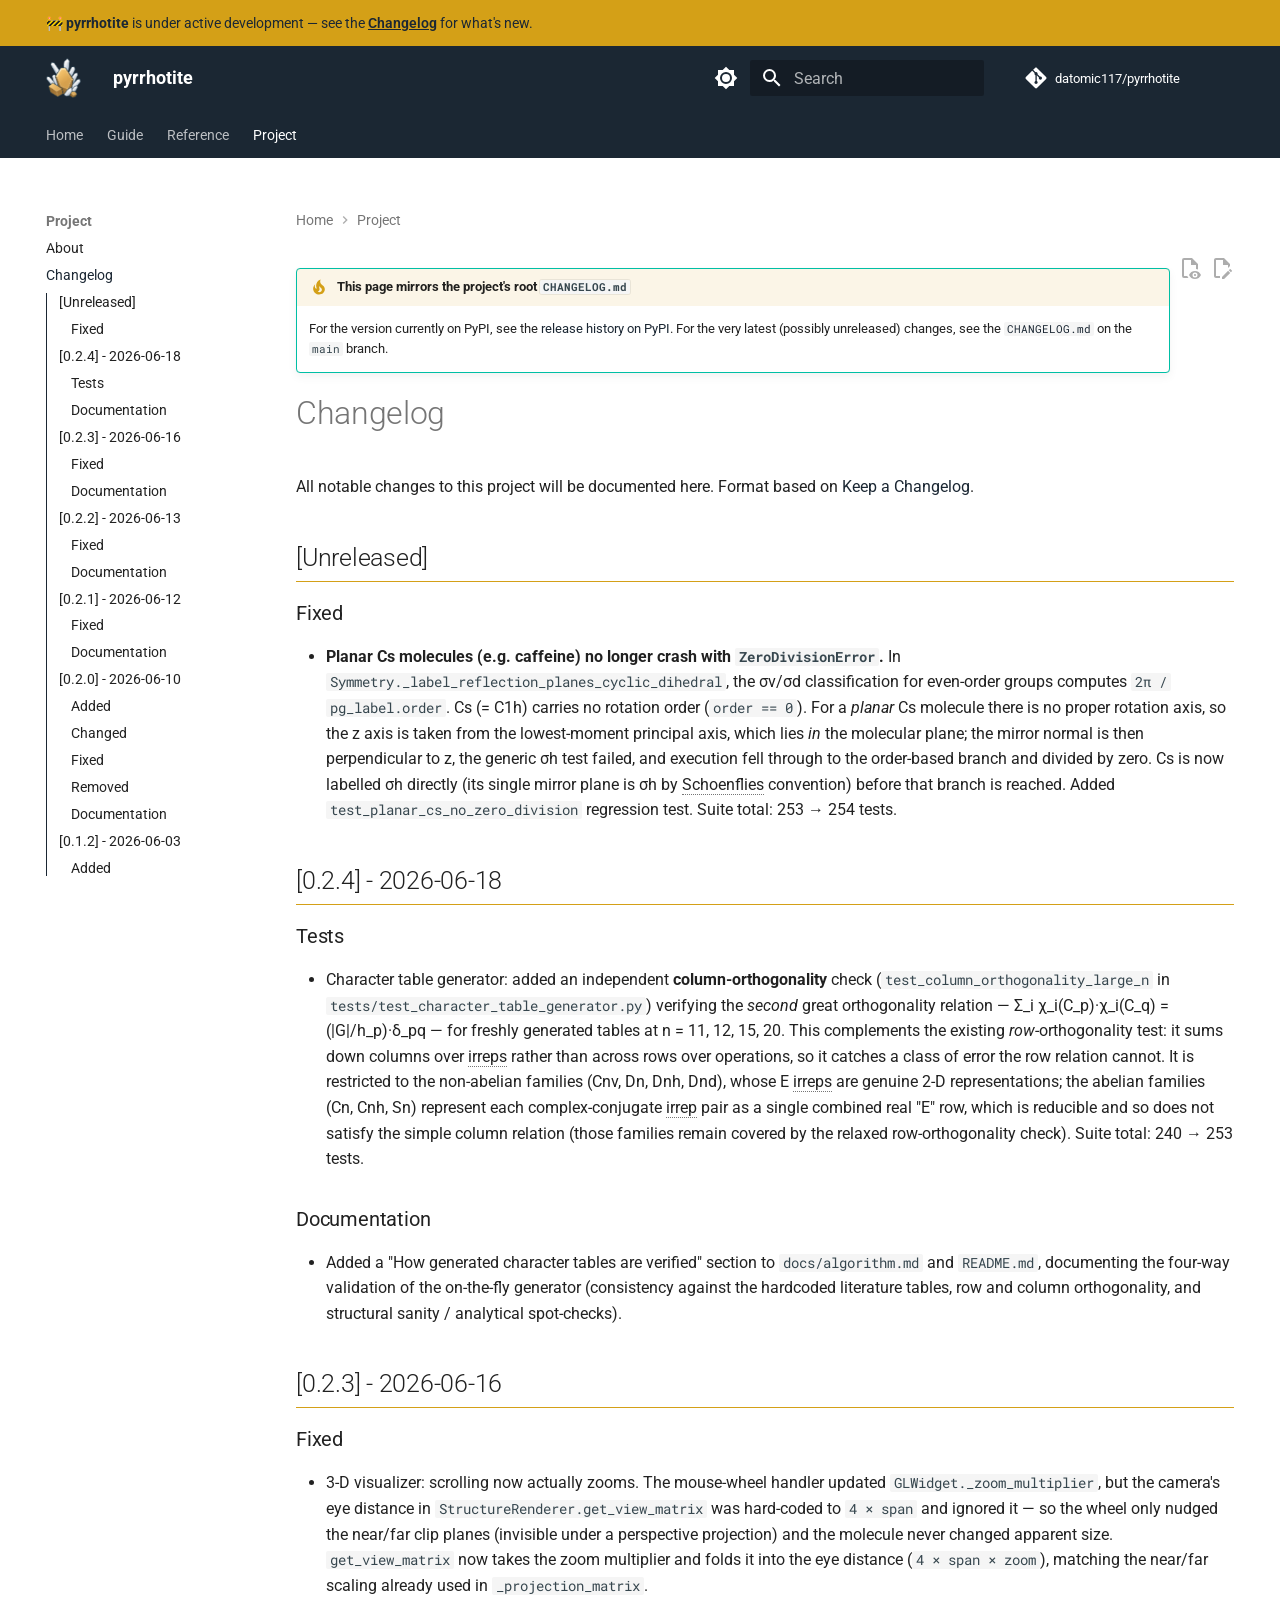
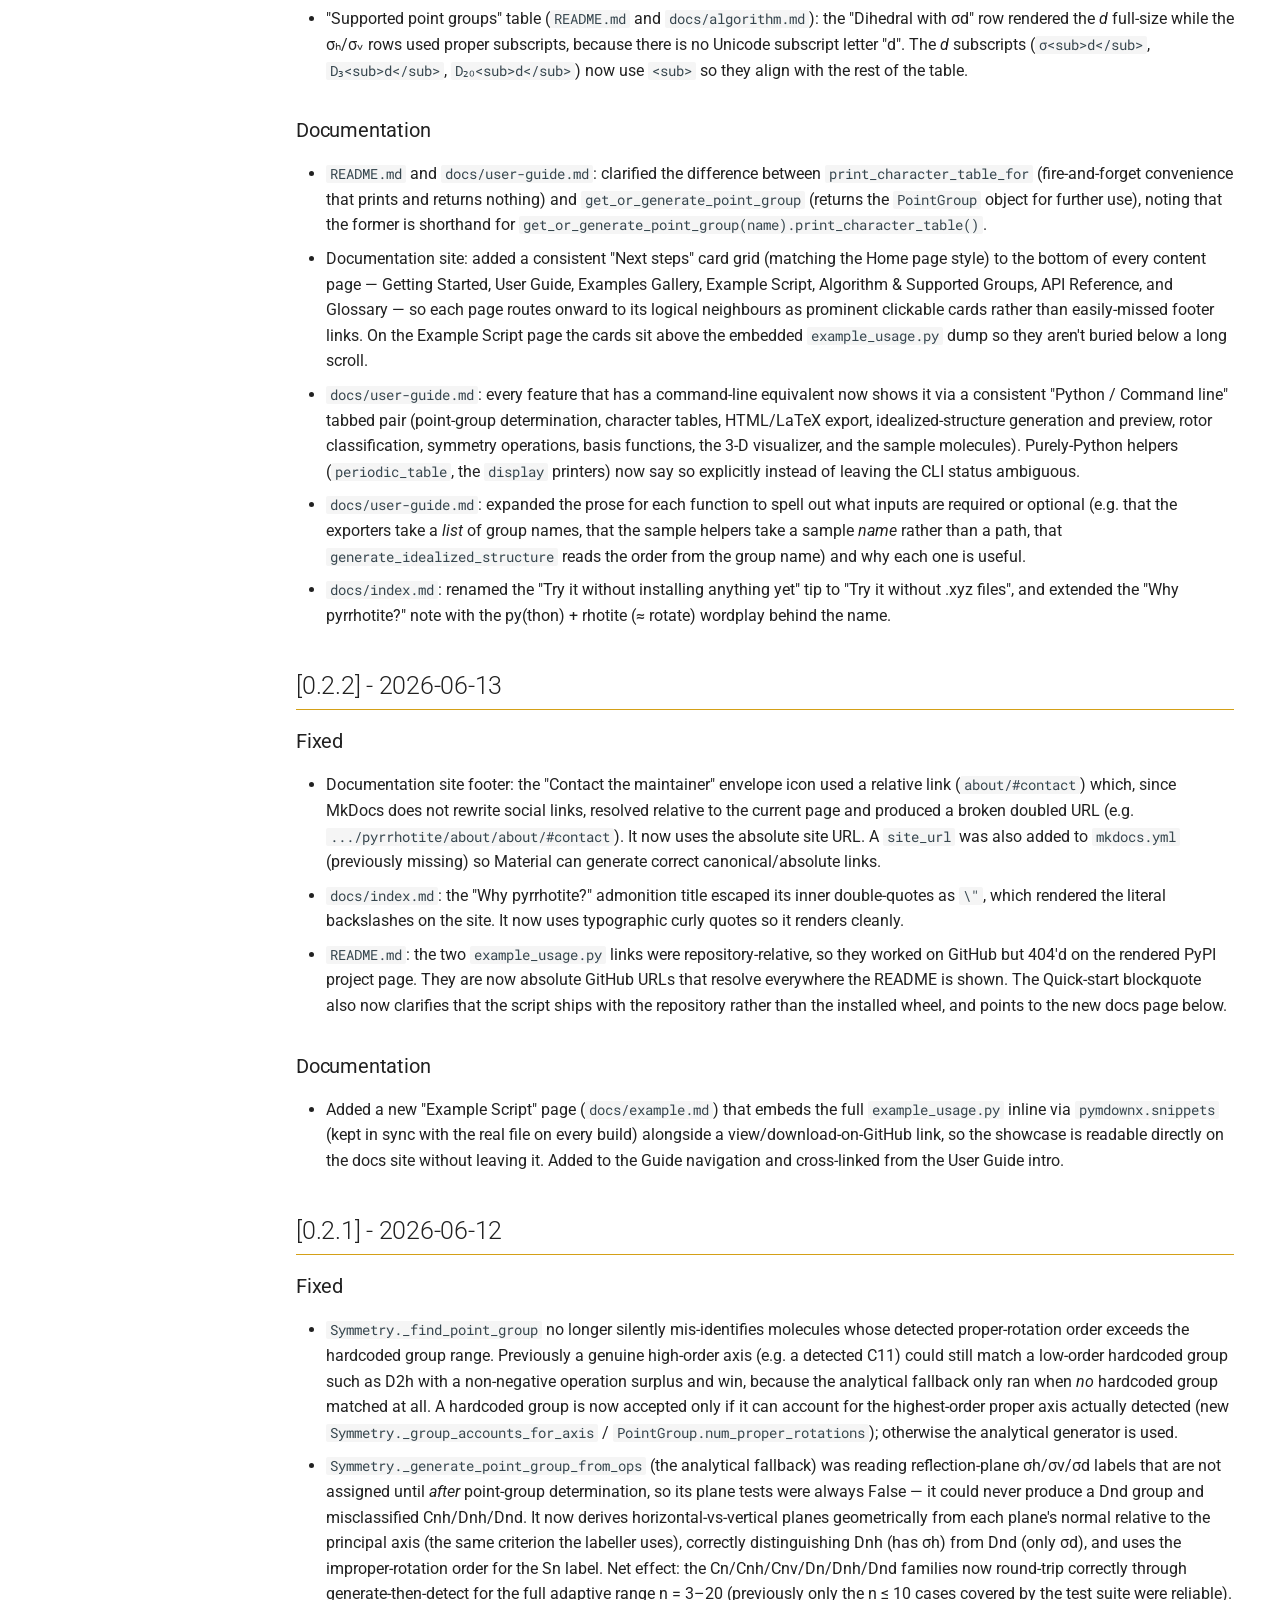
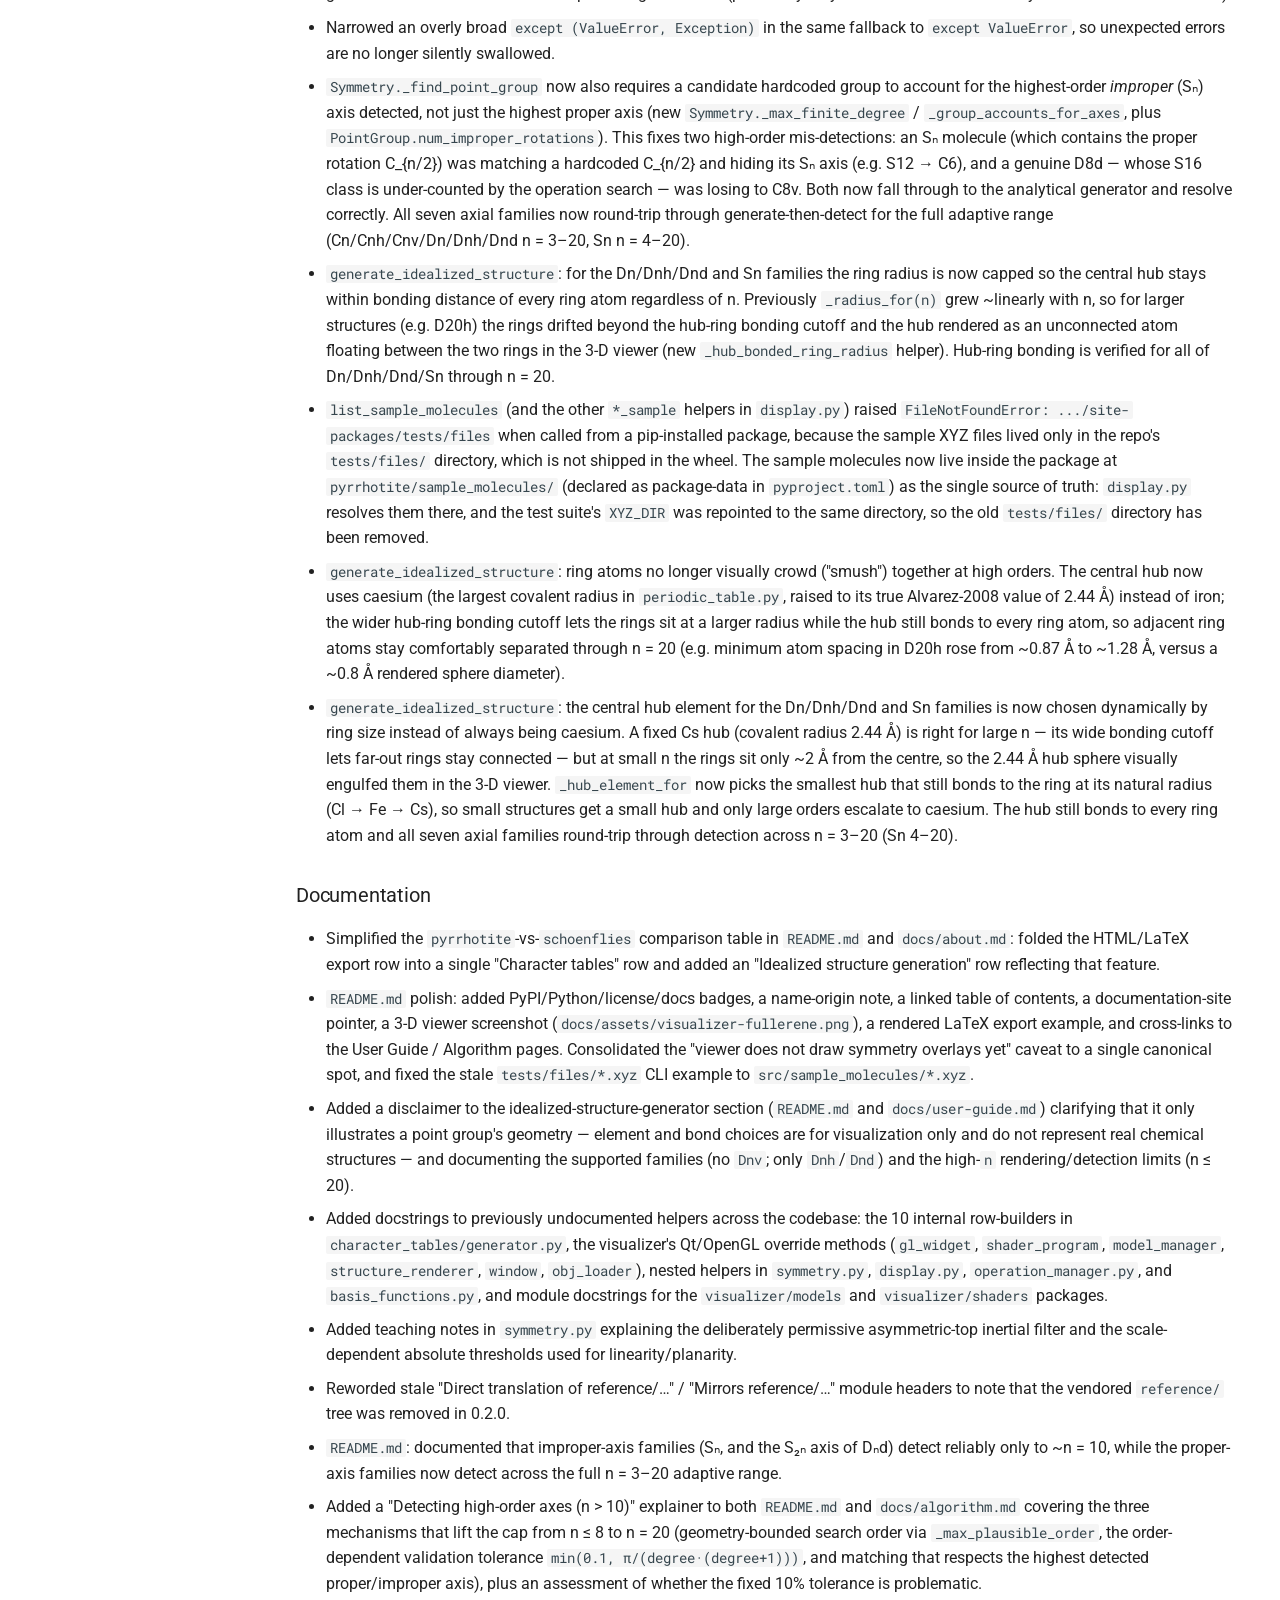
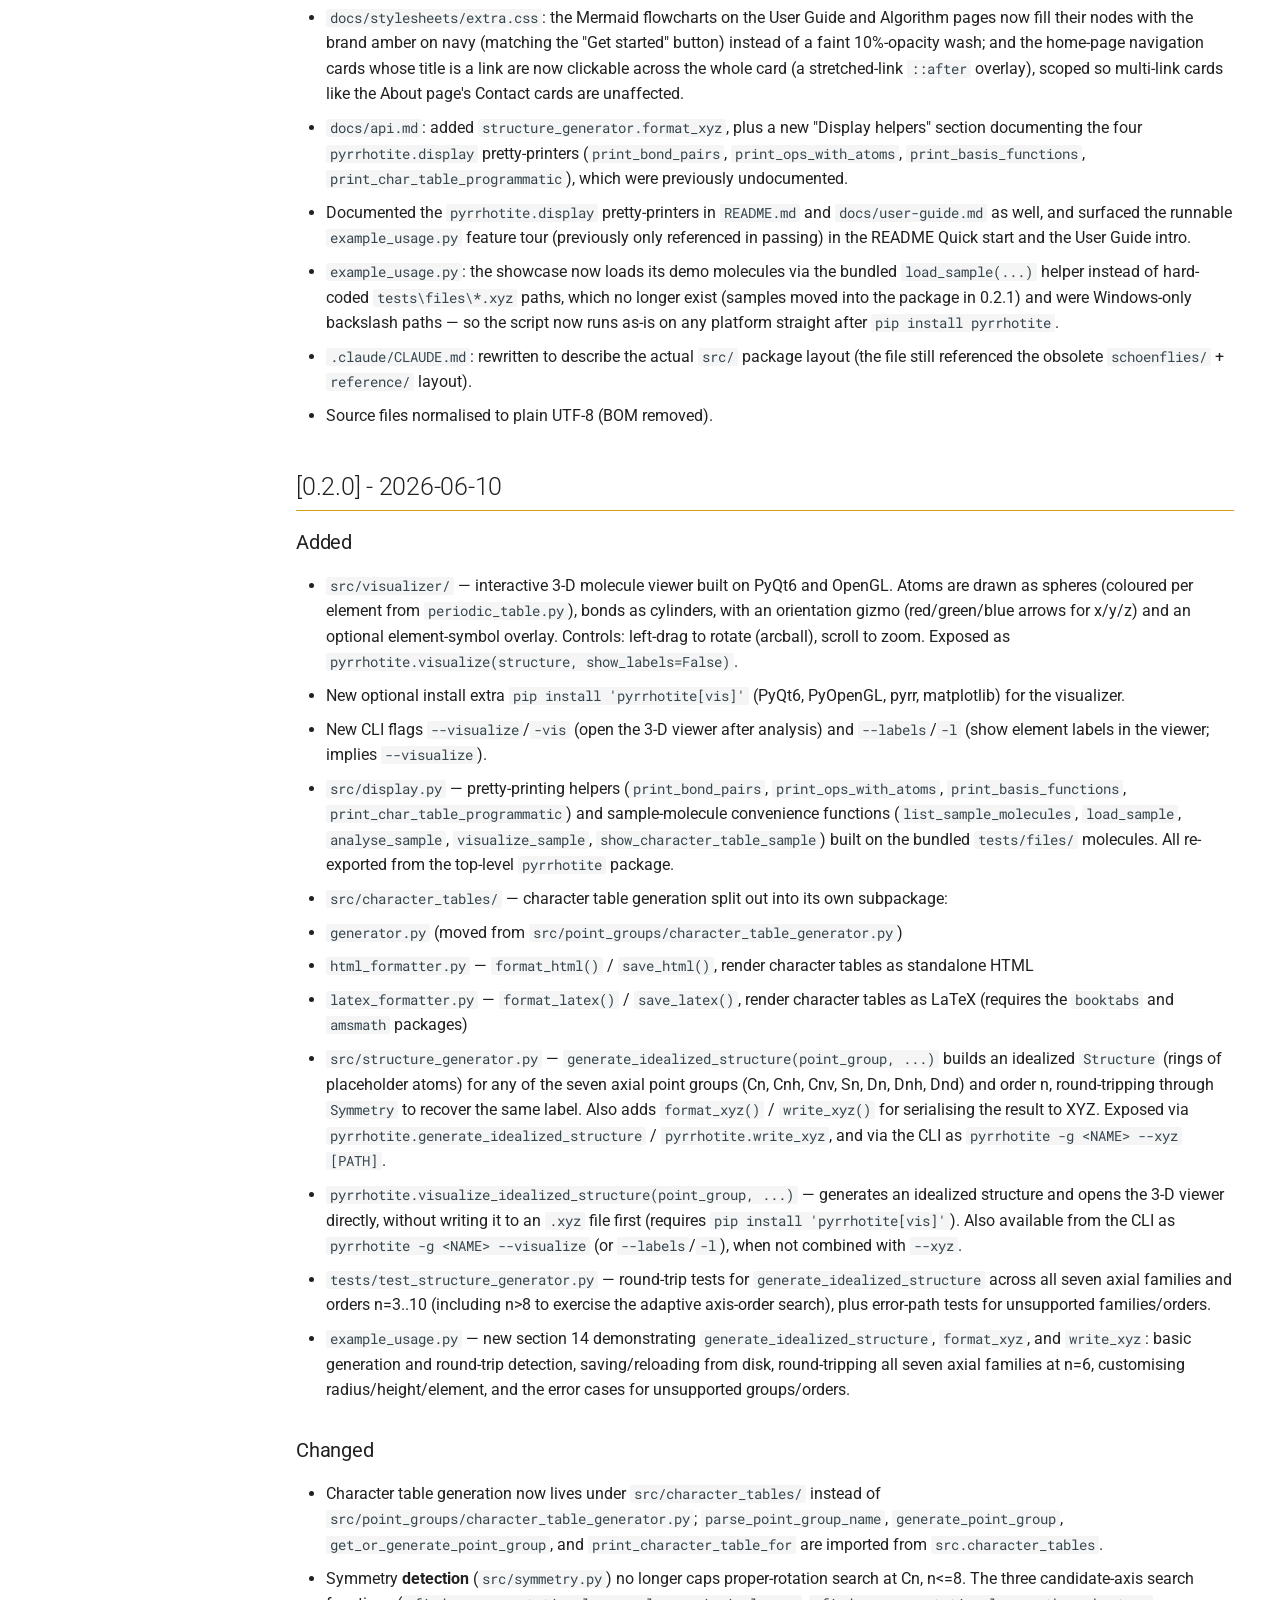
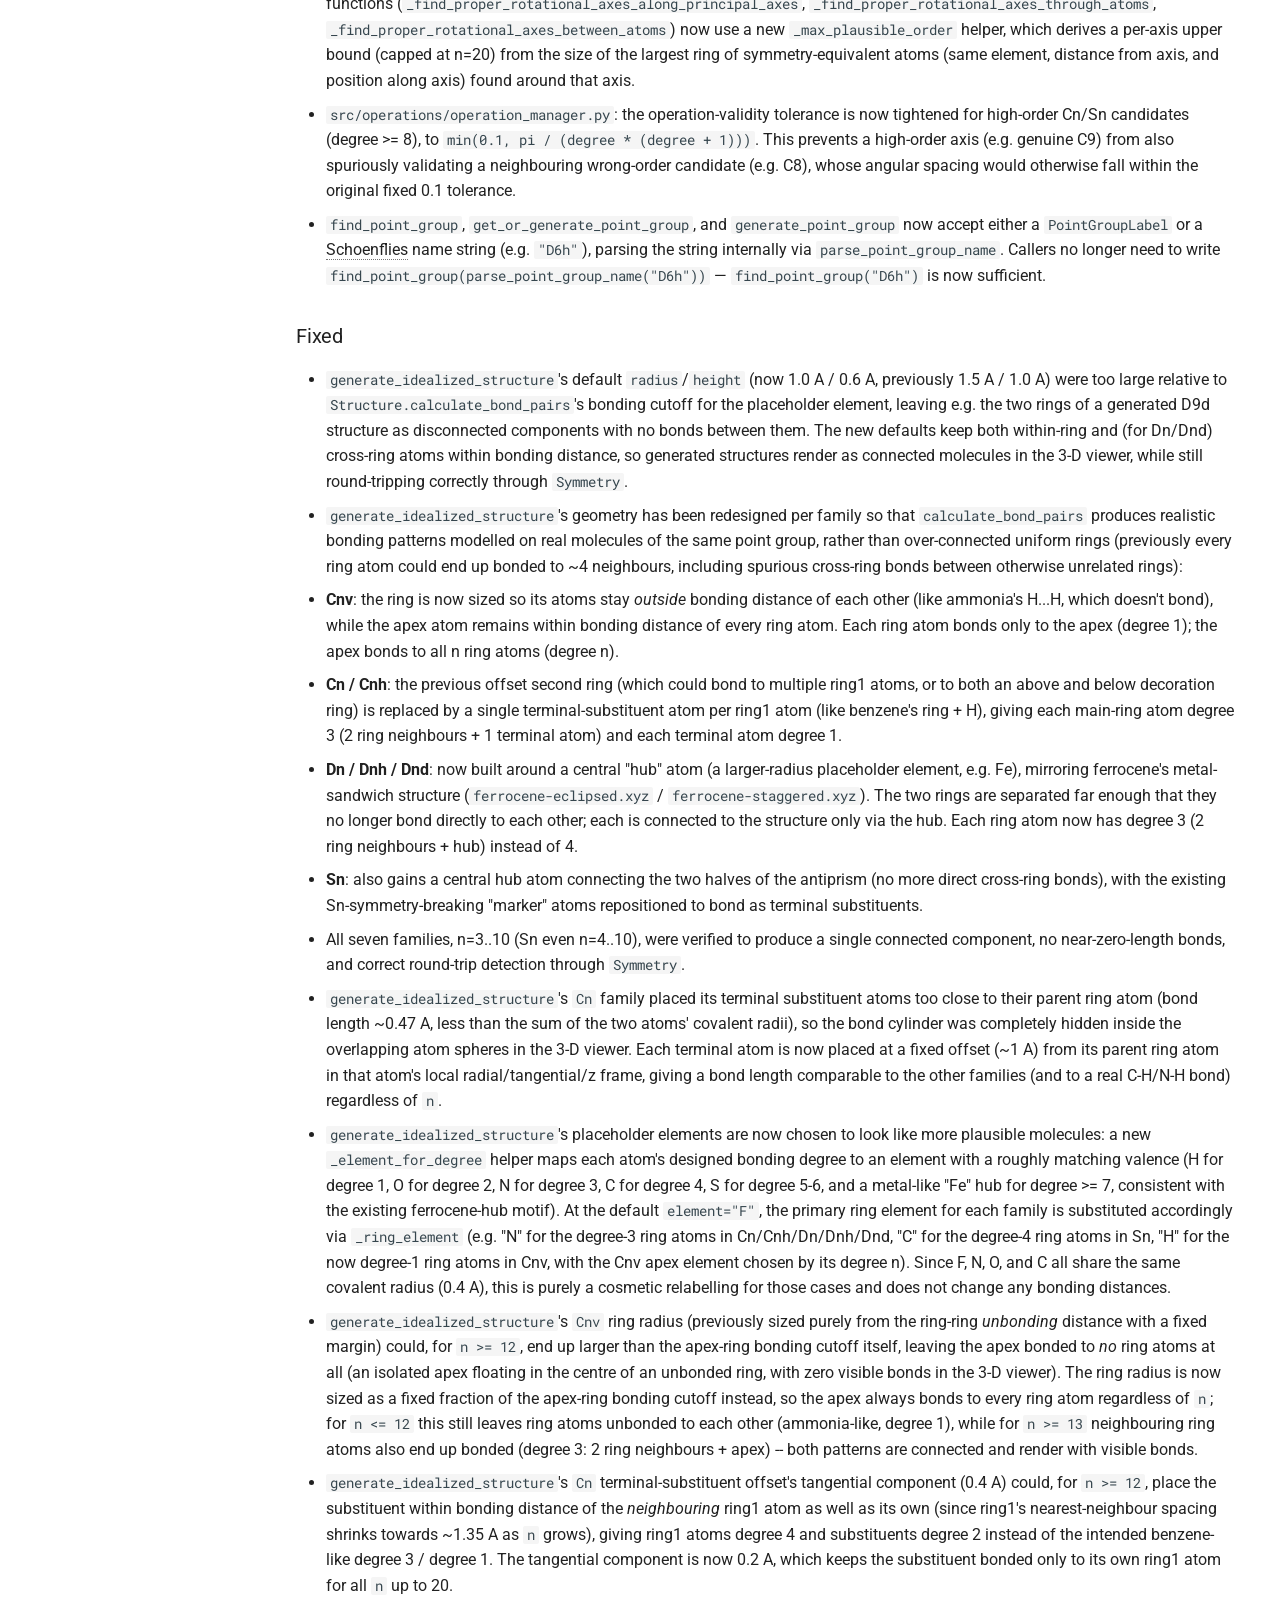
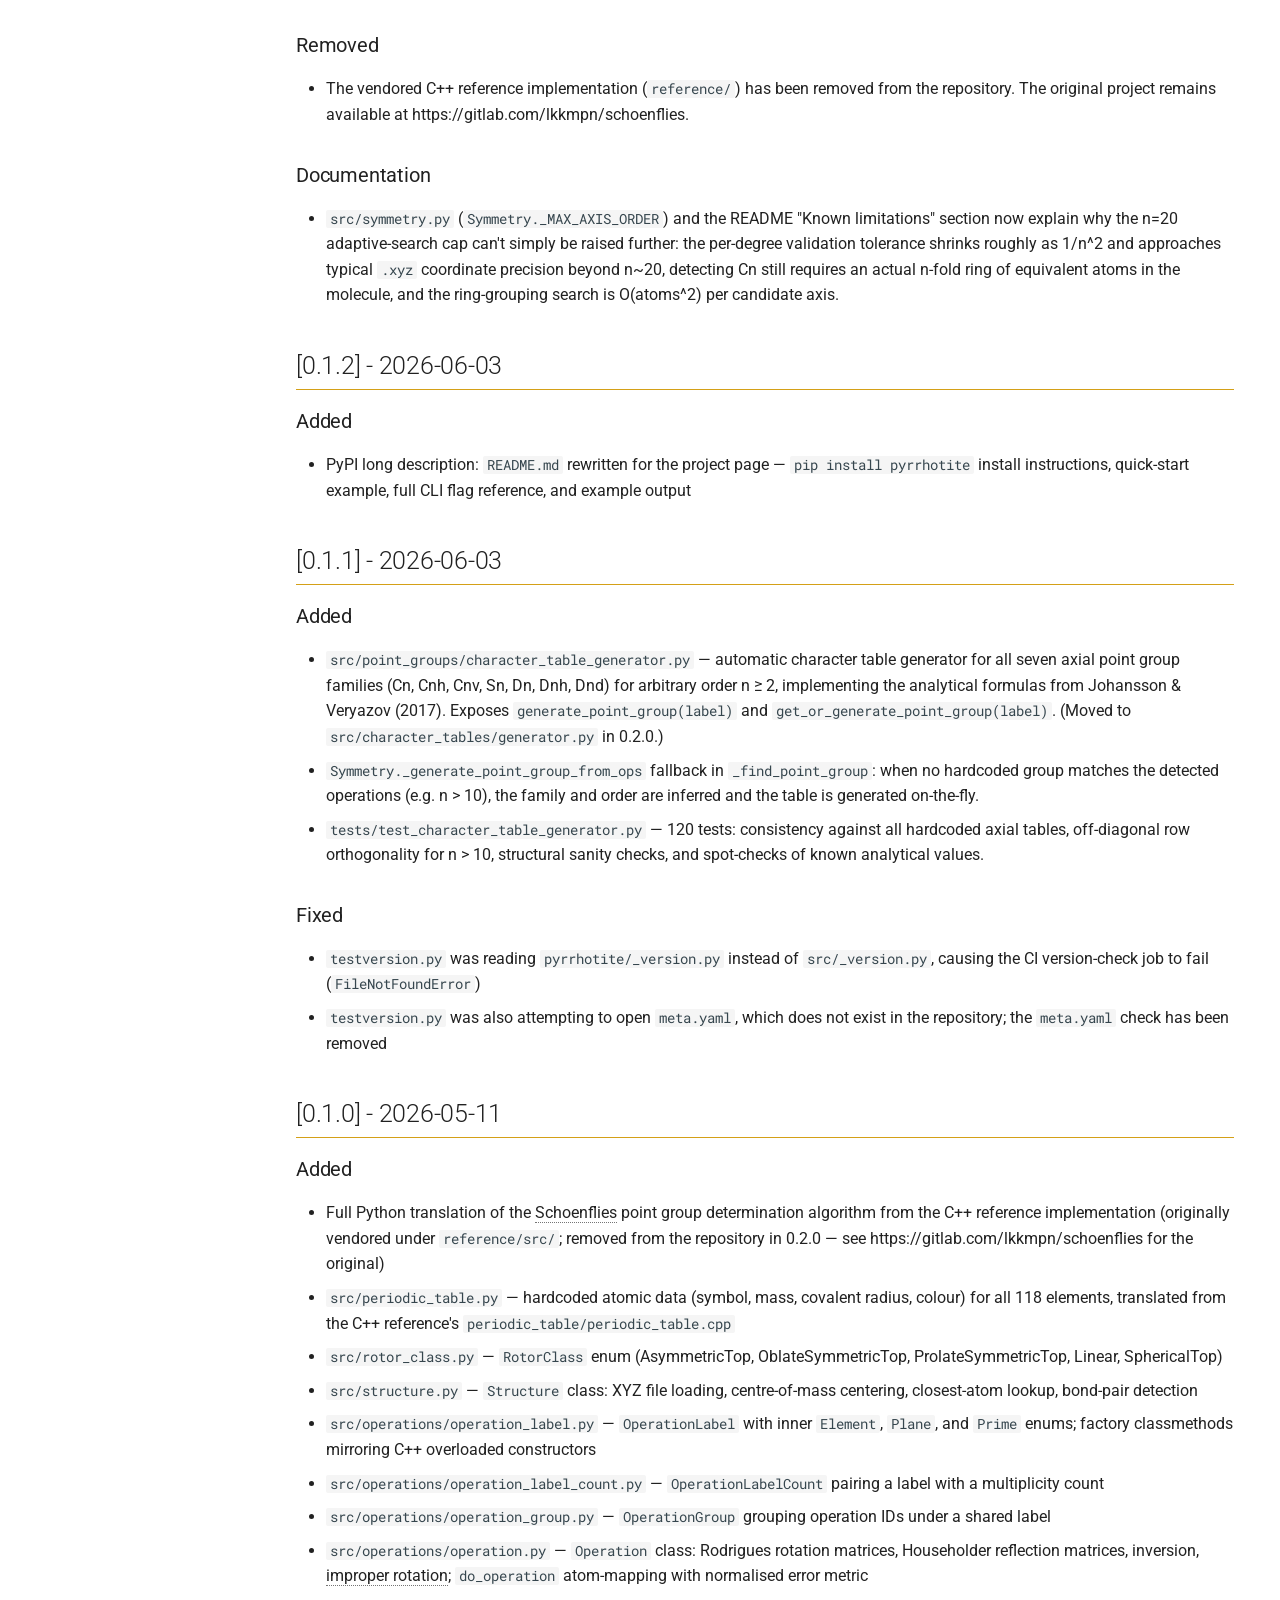
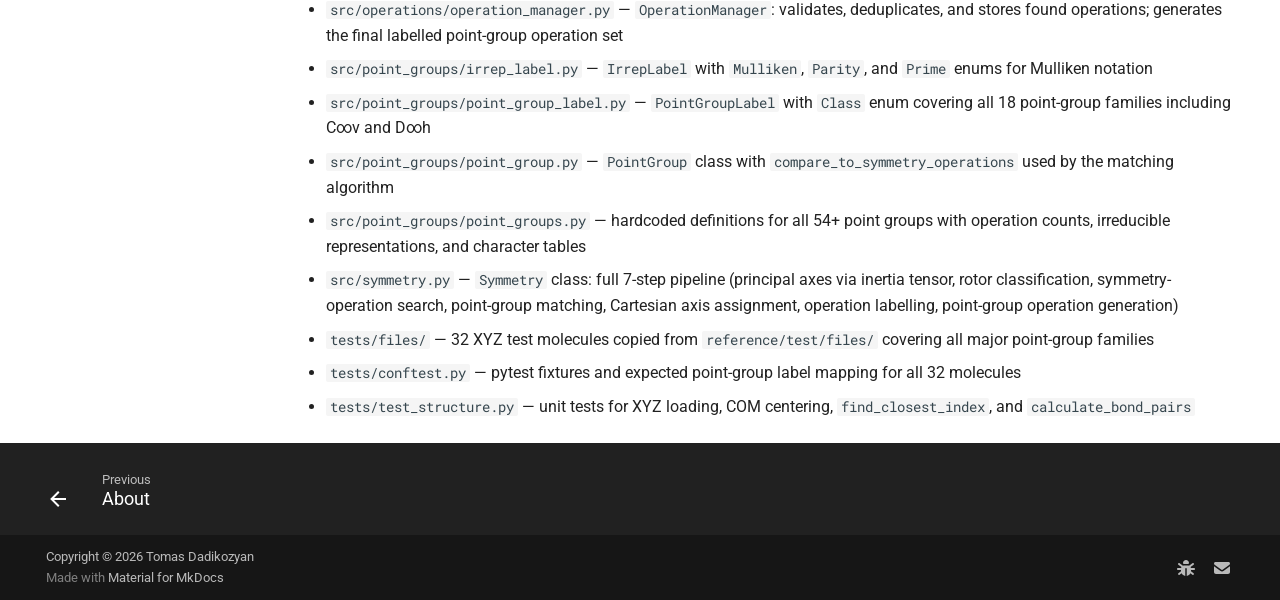
<file: changelog/index.html>
<!doctype html>
<html lang="en" class="no-js">
  <head>
    
      <meta charset="utf-8">
      <meta name="viewport" content="width=device-width,initial-scale=1">
      
        <meta name="description" content="Automatic Schoenflies point group determination, character table generation, and 3-D molecule visualization">
      
      
      
        <link rel="canonical" href="https://datomic117.github.io/pyrrhotite/changelog/">
      
      
        <link rel="prev" href="../about/">
      
      
      
        
      
      
      <link rel="icon" href="../assets/logo.png">
      <meta name="generator" content="mkdocs-1.6.1, mkdocs-material-9.7.6">
    
    
      
        <title>Changelog - pyrrhotite</title>
      
    
    
      <link rel="stylesheet" href="../assets/stylesheets/main.484c7ddc.min.css">
      
        
        <link rel="stylesheet" href="../assets/stylesheets/palette.ab4e12ef.min.css">
      
      


    
    
      
    
    
      
        
        
        <link rel="preconnect" href="https://fonts.gstatic.com" crossorigin>
        <link rel="stylesheet" href="https://fonts.googleapis.com/css?family=Roboto:300,300i,400,400i,700,700i%7CRoboto+Mono:400,400i,700,700i&display=fallback">
        <style>:root{--md-text-font:"Roboto";--md-code-font:"Roboto Mono"}</style>
      
    
    
      <link rel="stylesheet" href="../assets/_mkdocstrings.css">
    
      <link rel="stylesheet" href="../stylesheets/extra.css">
    
    <script>__md_scope=new URL("..",location),__md_hash=e=>[...e].reduce(((e,_)=>(e<<5)-e+_.charCodeAt(0)),0),__md_get=(e,_=localStorage,t=__md_scope)=>JSON.parse(_.getItem(t.pathname+"."+e)),__md_set=(e,_,t=localStorage,a=__md_scope)=>{try{t.setItem(a.pathname+"."+e,JSON.stringify(_))}catch(e){}}</script>
    
      

    
    
  </head>
  
  
    
    
      
    
    
    
    
    <body dir="ltr" data-md-color-scheme="default" data-md-color-primary="custom" data-md-color-accent="custom">
  
    
    <input class="md-toggle" data-md-toggle="drawer" type="checkbox" id="__drawer" autocomplete="off">
    <input class="md-toggle" data-md-toggle="search" type="checkbox" id="__search" autocomplete="off">
    <label class="md-overlay" for="__drawer"></label>
    <div data-md-component="skip">
      
        
        <a href="#changelog" class="md-skip">
          Skip to content
        </a>
      
    </div>
    <div data-md-component="announce">
      
        <aside class="md-banner">
          <div class="md-banner__inner md-grid md-typeset">
            
            
  <span>🚧 <strong>pyrrhotite</strong> is under active development —
  see the <a href="../changelog/">Changelog</a> for what's new.</span>

          </div>
          
        </aside>
      
    </div>
    
    
      

<header class="md-header" data-md-component="header">
  <nav class="md-header__inner md-grid" aria-label="Header">
    <a href=".." title="pyrrhotite" class="md-header__button md-logo" aria-label="pyrrhotite" data-md-component="logo">
      
  <img src="../assets/logo.png" alt="logo">

    </a>
    <label class="md-header__button md-icon" for="__drawer">
      
      <svg xmlns="http://www.w3.org/2000/svg" viewBox="0 0 24 24"><path d="M3 6h18v2H3zm0 5h18v2H3zm0 5h18v2H3z"/></svg>
    </label>
    <div class="md-header__title" data-md-component="header-title">
      <div class="md-header__ellipsis">
        <div class="md-header__topic">
          <span class="md-ellipsis">
            pyrrhotite
          </span>
        </div>
        <div class="md-header__topic" data-md-component="header-topic">
          <span class="md-ellipsis">
            
              Changelog
            
          </span>
        </div>
      </div>
    </div>
    
      
        <form class="md-header__option" data-md-component="palette">
  
    
    
    
    <input class="md-option" data-md-color-media="" data-md-color-scheme="default" data-md-color-primary="custom" data-md-color-accent="custom"  aria-label="Switch to dark mode"  type="radio" name="__palette" id="__palette_0">
    
      <label class="md-header__button md-icon" title="Switch to dark mode" for="__palette_1" hidden>
        <svg xmlns="http://www.w3.org/2000/svg" viewBox="0 0 24 24"><path d="M12 8a4 4 0 0 0-4 4 4 4 0 0 0 4 4 4 4 0 0 0 4-4 4 4 0 0 0-4-4m0 10a6 6 0 0 1-6-6 6 6 0 0 1 6-6 6 6 0 0 1 6 6 6 6 0 0 1-6 6m8-9.31V4h-4.69L12 .69 8.69 4H4v4.69L.69 12 4 15.31V20h4.69L12 23.31 15.31 20H20v-4.69L23.31 12z"/></svg>
      </label>
    
  
    
    
    
    <input class="md-option" data-md-color-media="" data-md-color-scheme="slate" data-md-color-primary="custom" data-md-color-accent="custom"  aria-label="Switch to light mode"  type="radio" name="__palette" id="__palette_1">
    
      <label class="md-header__button md-icon" title="Switch to light mode" for="__palette_0" hidden>
        <svg xmlns="http://www.w3.org/2000/svg" viewBox="0 0 24 24"><path d="M12 18c-.89 0-1.74-.2-2.5-.55C11.56 16.5 13 14.42 13 12s-1.44-4.5-3.5-5.45C10.26 6.2 11.11 6 12 6a6 6 0 0 1 6 6 6 6 0 0 1-6 6m8-9.31V4h-4.69L12 .69 8.69 4H4v4.69L.69 12 4 15.31V20h4.69L12 23.31 15.31 20H20v-4.69L23.31 12z"/></svg>
      </label>
    
  
</form>
      
    
    
      <script>var palette=__md_get("__palette");if(palette&&palette.color){if("(prefers-color-scheme)"===palette.color.media){var media=matchMedia("(prefers-color-scheme: light)"),input=document.querySelector(media.matches?"[data-md-color-media='(prefers-color-scheme: light)']":"[data-md-color-media='(prefers-color-scheme: dark)']");palette.color.media=input.getAttribute("data-md-color-media"),palette.color.scheme=input.getAttribute("data-md-color-scheme"),palette.color.primary=input.getAttribute("data-md-color-primary"),palette.color.accent=input.getAttribute("data-md-color-accent")}for(var[key,value]of Object.entries(palette.color))document.body.setAttribute("data-md-color-"+key,value)}</script>
    
    
    
      
      
        <label class="md-header__button md-icon" for="__search">
          
          <svg xmlns="http://www.w3.org/2000/svg" viewBox="0 0 24 24"><path d="M9.5 3A6.5 6.5 0 0 1 16 9.5c0 1.61-.59 3.09-1.56 4.23l.27.27h.79l5 5-1.5 1.5-5-5v-.79l-.27-.27A6.52 6.52 0 0 1 9.5 16 6.5 6.5 0 0 1 3 9.5 6.5 6.5 0 0 1 9.5 3m0 2C7 5 5 7 5 9.5S7 14 9.5 14 14 12 14 9.5 12 5 9.5 5"/></svg>
        </label>
        <div class="md-search" data-md-component="search" role="dialog">
  <label class="md-search__overlay" for="__search"></label>
  <div class="md-search__inner" role="search">
    <form class="md-search__form" name="search">
      <input type="text" class="md-search__input" name="query" aria-label="Search" placeholder="Search" autocapitalize="off" autocorrect="off" autocomplete="off" spellcheck="false" data-md-component="search-query" required>
      <label class="md-search__icon md-icon" for="__search">
        
        <svg xmlns="http://www.w3.org/2000/svg" viewBox="0 0 24 24"><path d="M9.5 3A6.5 6.5 0 0 1 16 9.5c0 1.61-.59 3.09-1.56 4.23l.27.27h.79l5 5-1.5 1.5-5-5v-.79l-.27-.27A6.52 6.52 0 0 1 9.5 16 6.5 6.5 0 0 1 3 9.5 6.5 6.5 0 0 1 9.5 3m0 2C7 5 5 7 5 9.5S7 14 9.5 14 14 12 14 9.5 12 5 9.5 5"/></svg>
        
        <svg xmlns="http://www.w3.org/2000/svg" viewBox="0 0 24 24"><path d="M20 11v2H8l5.5 5.5-1.42 1.42L4.16 12l7.92-7.92L13.5 5.5 8 11z"/></svg>
      </label>
      <nav class="md-search__options" aria-label="Search">
        
          <a href="javascript:void(0)" class="md-search__icon md-icon" title="Share" aria-label="Share" data-clipboard data-clipboard-text="" data-md-component="search-share" tabindex="-1">
            
            <svg xmlns="http://www.w3.org/2000/svg" viewBox="0 0 24 24"><path d="M18 16.08c-.76 0-1.44.3-1.96.77L8.91 12.7c.05-.23.09-.46.09-.7s-.04-.47-.09-.7l7.05-4.11c.54.5 1.25.81 2.04.81a3 3 0 0 0 3-3 3 3 0 0 0-3-3 3 3 0 0 0-3 3c0 .24.04.47.09.7L8.04 9.81C7.5 9.31 6.79 9 6 9a3 3 0 0 0-3 3 3 3 0 0 0 3 3c.79 0 1.5-.31 2.04-.81l7.12 4.15c-.05.21-.08.43-.08.66 0 1.61 1.31 2.91 2.92 2.91s2.92-1.3 2.92-2.91A2.92 2.92 0 0 0 18 16.08"/></svg>
          </a>
        
        <button type="reset" class="md-search__icon md-icon" title="Clear" aria-label="Clear" tabindex="-1">
          
          <svg xmlns="http://www.w3.org/2000/svg" viewBox="0 0 24 24"><path d="M19 6.41 17.59 5 12 10.59 6.41 5 5 6.41 10.59 12 5 17.59 6.41 19 12 13.41 17.59 19 19 17.59 13.41 12z"/></svg>
        </button>
      </nav>
      
        <div class="md-search__suggest" data-md-component="search-suggest"></div>
      
    </form>
    <div class="md-search__output">
      <div class="md-search__scrollwrap" tabindex="0" data-md-scrollfix>
        <div class="md-search-result" data-md-component="search-result">
          <div class="md-search-result__meta">
            Initializing search
          </div>
          <ol class="md-search-result__list" role="presentation"></ol>
        </div>
      </div>
    </div>
  </div>
</div>
      
    
    
      <div class="md-header__source">
        <a href="https://github.com/datomic117/pyrrhotite" title="Go to repository" class="md-source" data-md-component="source">
  <div class="md-source__icon md-icon">
    
    <svg xmlns="http://www.w3.org/2000/svg" viewBox="0 0 448 512"><!--! Font Awesome Free 7.1.0 by @fontawesome - https://fontawesome.com License - https://fontawesome.com/license/free (Icons: CC BY 4.0, Fonts: SIL OFL 1.1, Code: MIT License) Copyright 2025 Fonticons, Inc.--><path d="M439.6 236.1 244 40.5c-5.4-5.5-12.8-8.5-20.4-8.5s-15 3-20.4 8.4L162.5 81l51.5 51.5c27.1-9.1 52.7 16.8 43.4 43.7l49.7 49.7c34.2-11.8 61.2 31 35.5 56.7-26.5 26.5-70.2-2.9-56-37.3L240.3 199v121.9c25.3 12.5 22.3 41.8 9.1 55-6.4 6.4-15.2 10.1-24.3 10.1s-17.8-3.6-24.3-10.1c-17.6-17.6-11.1-46.9 11.2-56v-123c-20.8-8.5-24.6-30.7-18.6-45L142.6 101 8.5 235.1C3 240.6 0 247.9 0 255.5s3 15 8.5 20.4l195.6 195.7c5.4 5.4 12.7 8.4 20.4 8.4s15-3 20.4-8.4l194.7-194.7c5.4-5.4 8.4-12.8 8.4-20.4s-3-15-8.4-20.4"/></svg>
  </div>
  <div class="md-source__repository">
    datomic117/pyrrhotite
  </div>
</a>
      </div>
    
  </nav>
  
</header>
    
    <div class="md-container" data-md-component="container">
      
      
        
          
            
<nav class="md-tabs" aria-label="Tabs" data-md-component="tabs">
  <div class="md-grid">
    <ul class="md-tabs__list">
      
        
  
  
  
  
    <li class="md-tabs__item">
      <a href=".." class="md-tabs__link">
        
  
  
    
  
  Home

      </a>
    </li>
  

      
        
  
  
  
  
    
    
      <li class="md-tabs__item">
        <a href="../getting-started/" class="md-tabs__link">
          
  
  
  Guide

        </a>
      </li>
    
  

      
        
  
  
  
  
    
    
      <li class="md-tabs__item">
        <a href="../algorithm/" class="md-tabs__link">
          
  
  
  Reference

        </a>
      </li>
    
  

      
        
  
  
  
    
  
  
    
    
      <li class="md-tabs__item md-tabs__item--active">
        <a href="../about/" class="md-tabs__link">
          
  
  
  Project

        </a>
      </li>
    
  

      
    </ul>
  </div>
</nav>
          
        
      
      <main class="md-main" data-md-component="main">
        <div class="md-main__inner md-grid">
          
            
              
              <div class="md-sidebar md-sidebar--primary" data-md-component="sidebar" data-md-type="navigation" >
                <div class="md-sidebar__scrollwrap">
                  <div class="md-sidebar__inner">
                    


  


  

<nav class="md-nav md-nav--primary md-nav--lifted md-nav--integrated" aria-label="Navigation" data-md-level="0">
  <label class="md-nav__title" for="__drawer">
    <a href=".." title="pyrrhotite" class="md-nav__button md-logo" aria-label="pyrrhotite" data-md-component="logo">
      
  <img src="../assets/logo.png" alt="logo">

    </a>
    pyrrhotite
  </label>
  
    <div class="md-nav__source">
      <a href="https://github.com/datomic117/pyrrhotite" title="Go to repository" class="md-source" data-md-component="source">
  <div class="md-source__icon md-icon">
    
    <svg xmlns="http://www.w3.org/2000/svg" viewBox="0 0 448 512"><!--! Font Awesome Free 7.1.0 by @fontawesome - https://fontawesome.com License - https://fontawesome.com/license/free (Icons: CC BY 4.0, Fonts: SIL OFL 1.1, Code: MIT License) Copyright 2025 Fonticons, Inc.--><path d="M439.6 236.1 244 40.5c-5.4-5.5-12.8-8.5-20.4-8.5s-15 3-20.4 8.4L162.5 81l51.5 51.5c27.1-9.1 52.7 16.8 43.4 43.7l49.7 49.7c34.2-11.8 61.2 31 35.5 56.7-26.5 26.5-70.2-2.9-56-37.3L240.3 199v121.9c25.3 12.5 22.3 41.8 9.1 55-6.4 6.4-15.2 10.1-24.3 10.1s-17.8-3.6-24.3-10.1c-17.6-17.6-11.1-46.9 11.2-56v-123c-20.8-8.5-24.6-30.7-18.6-45L142.6 101 8.5 235.1C3 240.6 0 247.9 0 255.5s3 15 8.5 20.4l195.6 195.7c5.4 5.4 12.7 8.4 20.4 8.4s15-3 20.4-8.4l194.7-194.7c5.4-5.4 8.4-12.8 8.4-20.4s-3-15-8.4-20.4"/></svg>
  </div>
  <div class="md-source__repository">
    datomic117/pyrrhotite
  </div>
</a>
    </div>
  
  <ul class="md-nav__list" data-md-scrollfix>
    
      
      
  
  
  
  
    <li class="md-nav__item">
      <a href=".." class="md-nav__link">
        
  
  
  <span class="md-ellipsis">
    
  
    Home
  

    
  </span>
  
  

      </a>
    </li>
  

    
      
      
  
  
  
  
    
    
    
    
      
      
        
      
    
    
    <li class="md-nav__item md-nav__item--nested">
      
        
        
          
        
        <input class="md-nav__toggle md-toggle md-toggle--indeterminate" type="checkbox" id="__nav_2" >
        
          
          <label class="md-nav__link" for="__nav_2" id="__nav_2_label" tabindex="0">
            
  
  
  <span class="md-ellipsis">
    
  
    Guide
  

    
  </span>
  
  

            <span class="md-nav__icon md-icon"></span>
          </label>
        
        <nav class="md-nav" data-md-level="1" aria-labelledby="__nav_2_label" aria-expanded="false">
          <label class="md-nav__title" for="__nav_2">
            <span class="md-nav__icon md-icon"></span>
            
  
    Guide
  

          </label>
          <ul class="md-nav__list" data-md-scrollfix>
            
              
                
  
  
  
  
    <li class="md-nav__item">
      <a href="../getting-started/" class="md-nav__link">
        
  
  
  <span class="md-ellipsis">
    
  
    Getting Started
  

    
  </span>
  
  

      </a>
    </li>
  

              
            
              
                
  
  
  
  
    <li class="md-nav__item">
      <a href="../user-guide/" class="md-nav__link">
        
  
  
  <span class="md-ellipsis">
    
  
    User Guide
  

    
  </span>
  
  

      </a>
    </li>
  

              
            
              
                
  
  
  
  
    <li class="md-nav__item">
      <a href="../gallery/" class="md-nav__link">
        
  
  
  <span class="md-ellipsis">
    
  
    Examples Gallery
  

    
  </span>
  
  

      </a>
    </li>
  

              
            
              
                
  
  
  
  
    <li class="md-nav__item">
      <a href="../example/" class="md-nav__link">
        
  
  
  <span class="md-ellipsis">
    
  
    Example Script
  

    
  </span>
  
  

      </a>
    </li>
  

              
            
          </ul>
        </nav>
      
    </li>
  

    
      
      
  
  
  
  
    
    
    
    
      
      
        
      
    
    
    <li class="md-nav__item md-nav__item--nested">
      
        
        
          
        
        <input class="md-nav__toggle md-toggle md-toggle--indeterminate" type="checkbox" id="__nav_3" >
        
          
          <label class="md-nav__link" for="__nav_3" id="__nav_3_label" tabindex="0">
            
  
  
  <span class="md-ellipsis">
    
  
    Reference
  

    
  </span>
  
  

            <span class="md-nav__icon md-icon"></span>
          </label>
        
        <nav class="md-nav" data-md-level="1" aria-labelledby="__nav_3_label" aria-expanded="false">
          <label class="md-nav__title" for="__nav_3">
            <span class="md-nav__icon md-icon"></span>
            
  
    Reference
  

          </label>
          <ul class="md-nav__list" data-md-scrollfix>
            
              
                
  
  
  
  
    <li class="md-nav__item">
      <a href="../algorithm/" class="md-nav__link">
        
  
  
  <span class="md-ellipsis">
    
  
    Algorithm & Supported Groups
  

    
  </span>
  
  

      </a>
    </li>
  

              
            
              
                
  
  
  
  
    <li class="md-nav__item">
      <a href="../api/" class="md-nav__link">
        
  
  
  <span class="md-ellipsis">
    
  
    API Reference
  

    
  </span>
  
  

      </a>
    </li>
  

              
            
              
                
  
  
  
  
    <li class="md-nav__item">
      <a href="../glossary/" class="md-nav__link">
        
  
  
  <span class="md-ellipsis">
    
  
    Glossary
  

    
  </span>
  
  

      </a>
    </li>
  

              
            
          </ul>
        </nav>
      
    </li>
  

    
      
      
  
  
    
  
  
  
    
    
    
    
      
        
        
      
      
        
      
    
    
    <li class="md-nav__item md-nav__item--active md-nav__item--section md-nav__item--nested">
      
        
        
        <input class="md-nav__toggle md-toggle " type="checkbox" id="__nav_4" checked>
        
          
          <label class="md-nav__link" for="__nav_4" id="__nav_4_label" tabindex="">
            
  
  
  <span class="md-ellipsis">
    
  
    Project
  

    
  </span>
  
  

            <span class="md-nav__icon md-icon"></span>
          </label>
        
        <nav class="md-nav" data-md-level="1" aria-labelledby="__nav_4_label" aria-expanded="true">
          <label class="md-nav__title" for="__nav_4">
            <span class="md-nav__icon md-icon"></span>
            
  
    Project
  

          </label>
          <ul class="md-nav__list" data-md-scrollfix>
            
              
                
  
  
  
  
    <li class="md-nav__item">
      <a href="../about/" class="md-nav__link">
        
  
  
  <span class="md-ellipsis">
    
  
    About
  

    
  </span>
  
  

      </a>
    </li>
  

              
            
              
                
  
  
    
  
  
  
    <li class="md-nav__item md-nav__item--active">
      
      <input class="md-nav__toggle md-toggle" type="checkbox" id="__toc">
      
      
        
      
      
        <label class="md-nav__link md-nav__link--active" for="__toc">
          
  
  
  <span class="md-ellipsis">
    
  
    Changelog
  

    
  </span>
  
  

          <span class="md-nav__icon md-icon"></span>
        </label>
      
      <a href="./" class="md-nav__link md-nav__link--active">
        
  
  
  <span class="md-ellipsis">
    
  
    Changelog
  

    
  </span>
  
  

      </a>
      
        

<nav class="md-nav md-nav--secondary" aria-label="Table of contents">
  
  
  
    
  
  
    <label class="md-nav__title" for="__toc">
      <span class="md-nav__icon md-icon"></span>
      Table of contents
    </label>
    <ul class="md-nav__list" data-md-component="toc" data-md-scrollfix>
      
        <li class="md-nav__item">
  <a href="#unreleased" class="md-nav__link">
    <span class="md-ellipsis">
      
        [Unreleased]
      
    </span>
  </a>
  
    <nav class="md-nav" aria-label="[Unreleased]">
      <ul class="md-nav__list">
        
          <li class="md-nav__item">
  <a href="#fixed" class="md-nav__link">
    <span class="md-ellipsis">
      
        Fixed
      
    </span>
  </a>
  
</li>
        
      </ul>
    </nav>
  
</li>
      
        <li class="md-nav__item">
  <a href="#024-2026-06-18" class="md-nav__link">
    <span class="md-ellipsis">
      
        [0.2.4] - 2026-06-18
      
    </span>
  </a>
  
    <nav class="md-nav" aria-label="[0.2.4] - 2026-06-18">
      <ul class="md-nav__list">
        
          <li class="md-nav__item">
  <a href="#tests" class="md-nav__link">
    <span class="md-ellipsis">
      
        Tests
      
    </span>
  </a>
  
</li>
        
          <li class="md-nav__item">
  <a href="#documentation" class="md-nav__link">
    <span class="md-ellipsis">
      
        Documentation
      
    </span>
  </a>
  
</li>
        
      </ul>
    </nav>
  
</li>
      
        <li class="md-nav__item">
  <a href="#023-2026-06-16" class="md-nav__link">
    <span class="md-ellipsis">
      
        [0.2.3] - 2026-06-16
      
    </span>
  </a>
  
    <nav class="md-nav" aria-label="[0.2.3] - 2026-06-16">
      <ul class="md-nav__list">
        
          <li class="md-nav__item">
  <a href="#fixed_1" class="md-nav__link">
    <span class="md-ellipsis">
      
        Fixed
      
    </span>
  </a>
  
</li>
        
          <li class="md-nav__item">
  <a href="#documentation_1" class="md-nav__link">
    <span class="md-ellipsis">
      
        Documentation
      
    </span>
  </a>
  
</li>
        
      </ul>
    </nav>
  
</li>
      
        <li class="md-nav__item">
  <a href="#022-2026-06-13" class="md-nav__link">
    <span class="md-ellipsis">
      
        [0.2.2] - 2026-06-13
      
    </span>
  </a>
  
    <nav class="md-nav" aria-label="[0.2.2] - 2026-06-13">
      <ul class="md-nav__list">
        
          <li class="md-nav__item">
  <a href="#fixed_2" class="md-nav__link">
    <span class="md-ellipsis">
      
        Fixed
      
    </span>
  </a>
  
</li>
        
          <li class="md-nav__item">
  <a href="#documentation_2" class="md-nav__link">
    <span class="md-ellipsis">
      
        Documentation
      
    </span>
  </a>
  
</li>
        
      </ul>
    </nav>
  
</li>
      
        <li class="md-nav__item">
  <a href="#021-2026-06-12" class="md-nav__link">
    <span class="md-ellipsis">
      
        [0.2.1] - 2026-06-12
      
    </span>
  </a>
  
    <nav class="md-nav" aria-label="[0.2.1] - 2026-06-12">
      <ul class="md-nav__list">
        
          <li class="md-nav__item">
  <a href="#fixed_3" class="md-nav__link">
    <span class="md-ellipsis">
      
        Fixed
      
    </span>
  </a>
  
</li>
        
          <li class="md-nav__item">
  <a href="#documentation_3" class="md-nav__link">
    <span class="md-ellipsis">
      
        Documentation
      
    </span>
  </a>
  
</li>
        
      </ul>
    </nav>
  
</li>
      
        <li class="md-nav__item">
  <a href="#020-2026-06-10" class="md-nav__link">
    <span class="md-ellipsis">
      
        [0.2.0] - 2026-06-10
      
    </span>
  </a>
  
    <nav class="md-nav" aria-label="[0.2.0] - 2026-06-10">
      <ul class="md-nav__list">
        
          <li class="md-nav__item">
  <a href="#added" class="md-nav__link">
    <span class="md-ellipsis">
      
        Added
      
    </span>
  </a>
  
</li>
        
          <li class="md-nav__item">
  <a href="#changed" class="md-nav__link">
    <span class="md-ellipsis">
      
        Changed
      
    </span>
  </a>
  
</li>
        
          <li class="md-nav__item">
  <a href="#fixed_4" class="md-nav__link">
    <span class="md-ellipsis">
      
        Fixed
      
    </span>
  </a>
  
</li>
        
          <li class="md-nav__item">
  <a href="#removed" class="md-nav__link">
    <span class="md-ellipsis">
      
        Removed
      
    </span>
  </a>
  
</li>
        
          <li class="md-nav__item">
  <a href="#documentation_4" class="md-nav__link">
    <span class="md-ellipsis">
      
        Documentation
      
    </span>
  </a>
  
</li>
        
      </ul>
    </nav>
  
</li>
      
        <li class="md-nav__item">
  <a href="#012-2026-06-03" class="md-nav__link">
    <span class="md-ellipsis">
      
        [0.1.2] - 2026-06-03
      
    </span>
  </a>
  
    <nav class="md-nav" aria-label="[0.1.2] - 2026-06-03">
      <ul class="md-nav__list">
        
          <li class="md-nav__item">
  <a href="#added_1" class="md-nav__link">
    <span class="md-ellipsis">
      
        Added
      
    </span>
  </a>
  
</li>
        
      </ul>
    </nav>
  
</li>
      
        <li class="md-nav__item">
  <a href="#011-2026-06-03" class="md-nav__link">
    <span class="md-ellipsis">
      
        [0.1.1] - 2026-06-03
      
    </span>
  </a>
  
    <nav class="md-nav" aria-label="[0.1.1] - 2026-06-03">
      <ul class="md-nav__list">
        
          <li class="md-nav__item">
  <a href="#added_2" class="md-nav__link">
    <span class="md-ellipsis">
      
        Added
      
    </span>
  </a>
  
</li>
        
          <li class="md-nav__item">
  <a href="#fixed_5" class="md-nav__link">
    <span class="md-ellipsis">
      
        Fixed
      
    </span>
  </a>
  
</li>
        
      </ul>
    </nav>
  
</li>
      
        <li class="md-nav__item">
  <a href="#010-2026-05-11" class="md-nav__link">
    <span class="md-ellipsis">
      
        [0.1.0] - 2026-05-11
      
    </span>
  </a>
  
    <nav class="md-nav" aria-label="[0.1.0] - 2026-05-11">
      <ul class="md-nav__list">
        
          <li class="md-nav__item">
  <a href="#added_3" class="md-nav__link">
    <span class="md-ellipsis">
      
        Added
      
    </span>
  </a>
  
</li>
        
      </ul>
    </nav>
  
</li>
      
    </ul>
  
</nav>
      
    </li>
  

              
            
          </ul>
        </nav>
      
    </li>
  

    
  </ul>
</nav>
                  </div>
                </div>
              </div>
            
            
          
          
            <div class="md-content" data-md-component="content">
              
                



  


  <nav class="md-path" aria-label="Navigation" >
    <ol class="md-path__list">
      
        
  
  
    <li class="md-path__item">
      <a href=".." class="md-path__link">
        
  <span class="md-ellipsis">
    Home
  </span>

      </a>
    </li>
  

      
      
        
  
  
    
    
      <li class="md-path__item">
        <a href="../about/" class="md-path__link">
          
  <span class="md-ellipsis">
    Project
  </span>

        </a>
      </li>
    
  

      
    </ol>
  </nav>

              
              <article class="md-content__inner md-typeset">
                
                  


  
    <a href="https://github.com/datomic117/pyrrhotite/edit/main/docs/changelog.md" title="Edit this page" class="md-content__button md-icon" rel="edit">
      
      <svg xmlns="http://www.w3.org/2000/svg" viewBox="0 0 24 24"><path d="M10 20H6V4h7v5h5v3.1l2-2V8l-6-6H6c-1.1 0-2 .9-2 2v16c0 1.1.9 2 2 2h4zm10.2-7c.1 0 .3.1.4.2l1.3 1.3c.2.2.2.6 0 .8l-1 1-2.1-2.1 1-1c.1-.1.2-.2.4-.2m0 3.9L14.1 23H12v-2.1l6.1-6.1z"/></svg>
    </a>
  
  
    
      
    
    <a href="https://github.com/datomic117/pyrrhotite/raw/main/docs/changelog.md" title="View source of this page" class="md-content__button md-icon">
      
      <svg xmlns="http://www.w3.org/2000/svg" viewBox="0 0 24 24"><path d="M17 18c.56 0 1 .44 1 1s-.44 1-1 1-1-.44-1-1 .44-1 1-1m0-3c-2.73 0-5.06 1.66-6 4 .94 2.34 3.27 4 6 4s5.06-1.66 6-4c-.94-2.34-3.27-4-6-4m0 6.5a2.5 2.5 0 0 1-2.5-2.5 2.5 2.5 0 0 1 2.5-2.5 2.5 2.5 0 0 1 2.5 2.5 2.5 2.5 0 0 1-2.5 2.5M9.27 20H6V4h7v5h5v4.07c.7.08 1.36.25 2 .49V8l-6-6H6a2 2 0 0 0-2 2v16a2 2 0 0 0 2 2h4.5a8.2 8.2 0 0 1-1.23-2"/></svg>
    </a>
  


<div class="admonition tip">
<p class="admonition-title">This page mirrors the project's root <code>CHANGELOG.md</code></p>
<p>For the version currently on PyPI, see the
<a href="https://pypi.org/project/pyrrhotite/#history">release history on PyPI</a>. For
the very latest (possibly unreleased) changes, see the
<a href="https://github.com/datomic117/pyrrhotite/blob/main/CHANGELOG.md"><code>CHANGELOG.md</code></a>
on the <code>main</code> branch.</p>
</div>
<h1 id="changelog">Changelog</h1>
<p>All notable changes to this project will be documented here.
Format based on <a href="https://keepachangelog.com/en/1.0.0/">Keep a Changelog</a>.</p>
<h2 id="unreleased">[Unreleased]</h2>
<h3 id="fixed">Fixed</h3>
<ul>
<li><strong>Planar Cs molecules (e.g. caffeine) no longer crash with <code>ZeroDivisionError</code>.</strong>
  In <code>Symmetry._label_reflection_planes_cyclic_dihedral</code>, the σv/σd classification
  for even-order groups computes <code>2π / pg_label.order</code>. Cs (= C1h) carries no
  rotation order (<code>order == 0</code>). For a <em>planar</em> Cs molecule there is no proper
  rotation axis, so the z axis is taken from the lowest-moment principal axis,
  which lies <em>in</em> the molecular plane; the mirror normal is then perpendicular to
  z, the generic σh test failed, and execution fell through to the order-based
  branch and divided by zero. Cs is now labelled σh directly (its single mirror
  plane is σh by <abbr title="The point-group notation pyrrhotite uses (C2v, D6h, Td, …), common in chemistry. See the Glossary.">Schoenflies</abbr> convention) before that branch is reached. Added
  <code>test_planar_cs_no_zero_division</code> regression test. Suite total: 253 → 254 tests.</li>
</ul>
<h2 id="024-2026-06-18">[0.2.4] - 2026-06-18</h2>
<h3 id="tests">Tests</h3>
<ul>
<li>Character table generator: added an independent <strong>column-orthogonality</strong> check
  (<code>test_column_orthogonality_large_n</code> in
  <code>tests/test_character_table_generator.py</code>) verifying the <em>second</em> great
  orthogonality relation — Σ_i χ_i(C_p)·χ_i(C_q) = (|G|/h_p)·δ_pq — for freshly
  generated tables at n = 11, 12, 15, 20. This complements the existing
  <em>row</em>-orthogonality test: it sums down columns over <abbr title="Irreducible representations — the fundamental symmetry species (rows) of a character table. See the Glossary.">irreps</abbr> rather than across
  rows over operations, so it catches a class of error the row relation cannot.
  It is restricted to the non-abelian families (Cnv, Dn, Dnh, Dnd), whose E
  <abbr title="Irreducible representations — the fundamental symmetry species (rows) of a character table. See the Glossary.">irreps</abbr> are genuine 2-D representations; the abelian families (Cn, Cnh, Sn)
  represent each complex-conjugate <abbr title="Irreducible representation — one fundamental symmetry species (row) of a character table. See the Glossary.">irrep</abbr> pair as a single combined real "E" row,
  which is reducible and so does not satisfy the simple column relation (those
  families remain covered by the relaxed row-orthogonality check). Suite total:
  240 → 253 tests.</li>
</ul>
<h3 id="documentation">Documentation</h3>
<ul>
<li>Added a "How generated character tables are verified" section to
  <code>docs/algorithm.md</code> and <code>README.md</code>, documenting the four-way validation of the
  on-the-fly generator (consistency against the hardcoded literature tables, row
  and column orthogonality, and structural sanity / analytical spot-checks).</li>
</ul>
<h2 id="023-2026-06-16">[0.2.3] - 2026-06-16</h2>
<h3 id="fixed_1">Fixed</h3>
<ul>
<li>3-D visualizer: scrolling now actually zooms. The mouse-wheel handler updated
  <code>GLWidget._zoom_multiplier</code>, but the camera's eye distance in
  <code>StructureRenderer.get_view_matrix</code> was hard-coded to <code>4 × span</code> and ignored
  it — so the wheel only nudged the near/far clip planes (invisible under a
  perspective projection) and the molecule never changed apparent size.
  <code>get_view_matrix</code> now takes the zoom multiplier and folds it into the eye
  distance (<code>4 × span × zoom</code>), matching the near/far scaling already used in
  <code>_projection_matrix</code>.</li>
<li>"Supported point groups" table (<code>README.md</code> and <code>docs/algorithm.md</code>): the
  "Dihedral with σd" row rendered the <em>d</em> full-size while the σₕ/σᵥ rows used
  proper subscripts, because there is no Unicode subscript letter "d". The <em>d</em>
  subscripts (<code>σ&lt;sub&gt;d&lt;/sub&gt;</code>, <code>D₃&lt;sub&gt;d&lt;/sub&gt;</code>, <code>D₂₀&lt;sub&gt;d&lt;/sub&gt;</code>) now use
  <code>&lt;sub&gt;</code> so they align with the rest of the table.</li>
</ul>
<h3 id="documentation_1">Documentation</h3>
<ul>
<li><code>README.md</code> and <code>docs/user-guide.md</code>: clarified the difference between
  <code>print_character_table_for</code> (fire-and-forget convenience that prints and
  returns nothing) and <code>get_or_generate_point_group</code> (returns the <code>PointGroup</code>
  object for further use), noting that the former is shorthand for
  <code>get_or_generate_point_group(name).print_character_table()</code>.</li>
<li>Documentation site: added a consistent "Next steps" card grid (matching the
  Home page style) to the bottom of every content page — Getting Started, User
  Guide, Examples Gallery, Example Script, Algorithm &amp; Supported Groups, API
  Reference, and Glossary — so each page routes onward to its logical neighbours
  as prominent clickable cards rather than easily-missed footer links. On the
  Example Script page the cards sit above the embedded <code>example_usage.py</code> dump so
  they aren't buried below a long scroll.</li>
<li><code>docs/user-guide.md</code>: every feature that has a command-line equivalent now
  shows it via a consistent "Python / Command line" tabbed pair (point-group
  determination, character tables, HTML/LaTeX export, idealized-structure
  generation and preview, rotor classification, symmetry operations, basis
  functions, the 3-D visualizer, and the sample molecules). Purely-Python helpers
  (<code>periodic_table</code>, the <code>display</code> printers) now say so explicitly instead of
  leaving the CLI status ambiguous.</li>
<li><code>docs/user-guide.md</code>: expanded the prose for each function to spell out what
  inputs are required or optional (e.g. that the exporters take a <em>list</em> of group
  names, that the sample helpers take a sample <em>name</em> rather than a path, that
  <code>generate_idealized_structure</code> reads the order from the group name) and why each
  one is useful.</li>
<li><code>docs/index.md</code>: renamed the "Try it without installing anything yet" tip to
  "Try it without .xyz files", and extended the "Why pyrrhotite?" note with the
  py(thon) + rhotite (≈ rotate) wordplay behind the name.</li>
</ul>
<h2 id="022-2026-06-13">[0.2.2] - 2026-06-13</h2>
<h3 id="fixed_2">Fixed</h3>
<ul>
<li>Documentation site footer: the "Contact the maintainer" envelope icon used a
  relative link (<code>about/#contact</code>) which, since MkDocs does not rewrite social
  links, resolved relative to the current page and produced a broken doubled URL
  (e.g. <code>.../pyrrhotite/about/about/#contact</code>). It now uses the absolute site URL.
  A <code>site_url</code> was also added to <code>mkdocs.yml</code> (previously missing) so Material can
  generate correct canonical/absolute links.</li>
<li><code>docs/index.md</code>: the "Why pyrrhotite?" admonition title escaped its inner
  double-quotes as <code>\"</code>, which rendered the literal backslashes on the site. It
  now uses typographic curly quotes so it renders cleanly.</li>
<li><code>README.md</code>: the two <code>example_usage.py</code> links were repository-relative, so they
  worked on GitHub but 404'd on the rendered PyPI project page. They are now
  absolute GitHub URLs that resolve everywhere the README is shown. The Quick-start
  blockquote also now clarifies that the script ships with the repository rather
  than the installed wheel, and points to the new docs page below.</li>
</ul>
<h3 id="documentation_2">Documentation</h3>
<ul>
<li>Added a new "Example Script" page (<code>docs/example.md</code>) that embeds the full
  <code>example_usage.py</code> inline via <code>pymdownx.snippets</code> (kept in sync with the real
  file on every build) alongside a view/download-on-GitHub link, so the showcase
  is readable directly on the docs site without leaving it. Added to the Guide
  navigation and cross-linked from the User Guide intro.</li>
</ul>
<h2 id="021-2026-06-12">[0.2.1] - 2026-06-12</h2>
<h3 id="fixed_3">Fixed</h3>
<ul>
<li><code>Symmetry._find_point_group</code> no longer silently mis-identifies molecules whose
  detected proper-rotation order exceeds the hardcoded group range. Previously a
  genuine high-order axis (e.g. a detected C11) could still match a low-order
  hardcoded group such as D2h with a non-negative operation surplus and win,
  because the analytical fallback only ran when <em>no</em> hardcoded group matched at
  all. A hardcoded group is now accepted only if it can account for the
  highest-order proper axis actually detected (new <code>Symmetry._group_accounts_for_axis</code>
  / <code>PointGroup.num_proper_rotations</code>); otherwise the analytical generator is used.</li>
<li><code>Symmetry._generate_point_group_from_ops</code> (the analytical fallback) was reading
  reflection-plane σh/σv/σd labels that are not assigned until <em>after</em> point-group
  determination, so its plane tests were always False — it could never produce a
  Dnd group and misclassified Cnh/Dnh/Dnd. It now derives horizontal-vs-vertical
  planes geometrically from each plane's normal relative to the principal axis
  (the same criterion the labeller uses), correctly distinguishing Dnh (has σh)
  from Dnd (only σd), and uses the improper-rotation order for the Sn label.
  Net effect: the Cn/Cnh/Cnv/Dn/Dnh/Dnd families now round-trip correctly through
  generate-then-detect for the full adaptive range n = 3–20 (previously only the
  n ≤ 10 cases covered by the test suite were reliable).</li>
<li>Narrowed an overly broad <code>except (ValueError, Exception)</code> in the same fallback
  to <code>except ValueError</code>, so unexpected errors are no longer silently swallowed.</li>
<li><code>Symmetry._find_point_group</code> now also requires a candidate hardcoded group to
  account for the highest-order <em>improper</em> (Sₙ) axis detected, not just the
  highest proper axis (new <code>Symmetry._max_finite_degree</code> /
  <code>_group_accounts_for_axes</code>, plus <code>PointGroup.num_improper_rotations</code>). This
  fixes two high-order mis-detections: an Sₙ molecule (which contains the proper
  rotation C_{n/2}) was matching a hardcoded C_{n/2} and hiding its Sₙ axis
  (e.g. S12 → C6), and a genuine D8d — whose S16 class is under-counted by the
  operation search — was losing to C8v. Both now fall through to the analytical
  generator and resolve correctly. All seven axial families now round-trip
  through generate-then-detect for the full adaptive range (Cn/Cnh/Cnv/Dn/Dnh/Dnd
  n = 3–20, Sn n = 4–20).</li>
<li><code>generate_idealized_structure</code>: for the Dn/Dnh/Dnd and Sn families the ring
  radius is now capped so the central hub stays within bonding distance of every
  ring atom regardless of n. Previously <code>_radius_for(n)</code> grew ~linearly with n,
  so for larger structures (e.g. D20h) the rings drifted beyond the hub-ring
  bonding cutoff and the hub rendered as an unconnected atom floating between the
  two rings in the 3-D viewer (new <code>_hub_bonded_ring_radius</code> helper). Hub-ring
  bonding is verified for all of Dn/Dnh/Dnd/Sn through n = 20.</li>
<li><code>list_sample_molecules</code> (and the other <code>*_sample</code> helpers in <code>display.py</code>) raised
  <code>FileNotFoundError: .../site-packages/tests/files</code> when called from a pip-installed
  package, because the sample XYZ files lived only in the repo's <code>tests/files/</code>
  directory, which is not shipped in the wheel. The sample molecules now live inside
  the package at <code>pyrrhotite/sample_molecules/</code> (declared as package-data in
  <code>pyproject.toml</code>) as the single source of truth: <code>display.py</code> resolves them there,
  and the test suite's <code>XYZ_DIR</code> was repointed to the same directory, so the old
  <code>tests/files/</code> directory has been removed.</li>
<li><code>generate_idealized_structure</code>: ring atoms no longer visually crowd ("smush")
  together at high orders. The central hub now uses caesium (the largest covalent
  radius in <code>periodic_table.py</code>, raised to its true Alvarez-2008 value of 2.44 Å)
  instead of iron; the wider hub-ring bonding cutoff lets the rings sit at a larger
  radius while the hub still bonds to every ring atom, so adjacent ring atoms stay
  comfortably separated through n = 20 (e.g. minimum atom spacing in D20h rose from
  ~0.87 Å to ~1.28 Å, versus a ~0.8 Å rendered sphere diameter).</li>
<li><code>generate_idealized_structure</code>: the central hub element for the Dn/Dnh/Dnd and
  Sn families is now chosen dynamically by ring size instead of always being
  caesium. A fixed Cs hub (covalent radius 2.44 Å) is right for large n — its
  wide bonding cutoff lets far-out rings stay connected — but at small n the
  rings sit only ~2 Å from the centre, so the 2.44 Å hub sphere visually engulfed
  them in the 3-D viewer. <code>_hub_element_for</code> now picks the smallest hub that
  still bonds to the ring at its natural radius (Cl → Fe → Cs), so small
  structures get a small hub and only large orders escalate to caesium. The hub
  still bonds to every ring atom and all seven axial families round-trip through
  detection across n = 3–20 (Sn 4–20).</li>
</ul>
<h3 id="documentation_3">Documentation</h3>
<ul>
<li>Simplified the <code>pyrrhotite</code>-vs-<code>schoenflies</code> comparison table in <code>README.md</code> and
  <code>docs/about.md</code>: folded the HTML/LaTeX export row into a single "Character tables"
  row and added an "Idealized structure generation" row reflecting that feature.</li>
<li><code>README.md</code> polish: added PyPI/Python/license/docs badges, a name-origin note,
  a linked table of contents, a documentation-site pointer, a 3-D viewer screenshot
  (<code>docs/assets/visualizer-fullerene.png</code>), a rendered LaTeX export example, and cross-links
  to the User Guide / Algorithm pages. Consolidated the "viewer does not draw
  symmetry overlays yet" caveat to a single canonical spot, and fixed the stale
  <code>tests/files/*.xyz</code> CLI example to <code>src/sample_molecules/*.xyz</code>.</li>
<li>Added a disclaimer to the idealized-structure-generator section (<code>README.md</code> and
  <code>docs/user-guide.md</code>) clarifying that it only illustrates a point group's
  geometry — element and bond choices are for visualization only and do not
  represent real chemical structures — and documenting the supported families
  (no <code>Dnv</code>; only <code>Dnh</code>/<code>Dnd</code>) and the high-<code>n</code> rendering/detection limits (n ≤ 20).</li>
<li>Added docstrings to previously undocumented helpers across the codebase: the
  10 internal row-builders in <code>character_tables/generator.py</code>, the visualizer's
  Qt/OpenGL override methods (<code>gl_widget</code>, <code>shader_program</code>, <code>model_manager</code>,
  <code>structure_renderer</code>, <code>window</code>, <code>obj_loader</code>), nested helpers in <code>symmetry.py</code>,
  <code>display.py</code>, <code>operation_manager.py</code>, and <code>basis_functions.py</code>, and module
  docstrings for the <code>visualizer/models</code> and <code>visualizer/shaders</code> packages.</li>
<li>Added teaching notes in <code>symmetry.py</code> explaining the deliberately permissive
  asymmetric-top inertial filter and the scale-dependent absolute thresholds used
  for linearity/planarity.</li>
<li>Reworded stale "Direct translation of reference/…" / "Mirrors reference/…"
  module headers to note that the vendored <code>reference/</code> tree was removed in 0.2.0.</li>
<li><code>README.md</code>: documented that improper-axis families (Sₙ, and the S₂ₙ axis of
  Dₙd) detect reliably only to ~n = 10, while the proper-axis families now detect
  across the full n = 3–20 adaptive range.</li>
<li>Added a "Detecting high-order axes (n &gt; 10)" explainer to both <code>README.md</code> and
  <code>docs/algorithm.md</code> covering the three mechanisms that lift the cap from n ≤ 8
  to n = 20 (geometry-bounded search order via <code>_max_plausible_order</code>, the
  order-dependent validation tolerance <code>min(0.1, π/(degree·(degree+1)))</code>, and
  matching that respects the highest detected proper/improper axis), plus an
  assessment of whether the fixed 10% tolerance is problematic.</li>
<li><code>docs/stylesheets/extra.css</code>: the Mermaid flowcharts on the User Guide and
  Algorithm pages now fill their nodes with the brand amber on navy (matching the
  "Get started" button) instead of a faint 10%-opacity wash; and the home-page
  navigation cards whose title is a link are now clickable across the whole card
  (a stretched-link <code>::after</code> overlay), scoped so multi-link cards like the About
  page's Contact cards are unaffected.</li>
<li><code>docs/api.md</code>: added <code>structure_generator.format_xyz</code>, plus a new "Display
  helpers" section documenting the four <code>pyrrhotite.display</code> pretty-printers
  (<code>print_bond_pairs</code>, <code>print_ops_with_atoms</code>, <code>print_basis_functions</code>,
  <code>print_char_table_programmatic</code>), which were previously undocumented.</li>
<li>Documented the <code>pyrrhotite.display</code> pretty-printers in <code>README.md</code> and
  <code>docs/user-guide.md</code> as well, and surfaced the runnable <code>example_usage.py</code>
  feature tour (previously only referenced in passing) in the README Quick start
  and the User Guide intro.</li>
<li><code>example_usage.py</code>: the showcase now loads its demo molecules via the bundled
  <code>load_sample(...)</code> helper instead of hard-coded <code>tests\files\*.xyz</code> paths,
  which no longer exist (samples moved into the package in 0.2.1) and were
  Windows-only backslash paths — so the script now runs as-is on any platform
  straight after <code>pip install pyrrhotite</code>.</li>
<li><code>.claude/CLAUDE.md</code>: rewritten to describe the actual <code>src/</code> package layout
  (the file still referenced the obsolete <code>schoenflies/</code> + <code>reference/</code> layout).</li>
<li>Source files normalised to plain UTF-8 (BOM removed).</li>
</ul>
<h2 id="020-2026-06-10">[0.2.0] - 2026-06-10</h2>
<h3 id="added">Added</h3>
<ul>
<li><code>src/visualizer/</code> — interactive 3-D molecule viewer built on PyQt6 and OpenGL. Atoms are drawn as spheres (coloured per element from <code>periodic_table.py</code>), bonds as cylinders, with an orientation gizmo (red/green/blue arrows for x/y/z) and an optional element-symbol overlay. Controls: left-drag to rotate (arcball), scroll to zoom. Exposed as <code>pyrrhotite.visualize(structure, show_labels=False)</code>.</li>
<li>New optional install extra <code>pip install 'pyrrhotite[vis]'</code> (PyQt6, PyOpenGL, pyrr, matplotlib) for the visualizer.</li>
<li>New CLI flags <code>--visualize</code>/<code>-vis</code> (open the 3-D viewer after analysis) and <code>--labels</code>/<code>-l</code> (show element labels in the viewer; implies <code>--visualize</code>).</li>
<li><code>src/display.py</code> — pretty-printing helpers (<code>print_bond_pairs</code>, <code>print_ops_with_atoms</code>, <code>print_basis_functions</code>, <code>print_char_table_programmatic</code>) and sample-molecule convenience functions (<code>list_sample_molecules</code>, <code>load_sample</code>, <code>analyse_sample</code>, <code>visualize_sample</code>, <code>show_character_table_sample</code>) built on the bundled <code>tests/files/</code> molecules. All re-exported from the top-level <code>pyrrhotite</code> package.</li>
<li><code>src/character_tables/</code> — character table generation split out into its own subpackage:</li>
<li><code>generator.py</code> (moved from <code>src/point_groups/character_table_generator.py</code>)</li>
<li><code>html_formatter.py</code> — <code>format_html()</code> / <code>save_html()</code>, render character tables as standalone HTML</li>
<li><code>latex_formatter.py</code> — <code>format_latex()</code> / <code>save_latex()</code>, render character tables as LaTeX (requires the <code>booktabs</code> and <code>amsmath</code> packages)</li>
<li><code>src/structure_generator.py</code> — <code>generate_idealized_structure(point_group, ...)</code> builds an idealized <code>Structure</code> (rings of placeholder atoms) for any of the seven axial point groups (Cn, Cnh, Cnv, Sn, Dn, Dnh, Dnd) and order n, round-tripping through <code>Symmetry</code> to recover the same label. Also adds <code>format_xyz()</code> / <code>write_xyz()</code> for serialising the result to XYZ. Exposed via <code>pyrrhotite.generate_idealized_structure</code> / <code>pyrrhotite.write_xyz</code>, and via the CLI as <code>pyrrhotite -g &lt;NAME&gt; --xyz [PATH]</code>.</li>
<li><code>pyrrhotite.visualize_idealized_structure(point_group, ...)</code> — generates an idealized structure and opens the 3-D viewer directly, without writing it to an <code>.xyz</code> file first (requires <code>pip install 'pyrrhotite[vis]'</code>). Also available from the CLI as <code>pyrrhotite -g &lt;NAME&gt; --visualize</code> (or <code>--labels</code>/<code>-l</code>), when not combined with <code>--xyz</code>.</li>
<li><code>tests/test_structure_generator.py</code> — round-trip tests for <code>generate_idealized_structure</code> across all seven axial families and orders n=3..10 (including n&gt;8 to exercise the adaptive axis-order search), plus error-path tests for unsupported families/orders.</li>
<li><code>example_usage.py</code> — new section 14 demonstrating <code>generate_idealized_structure</code>, <code>format_xyz</code>, and <code>write_xyz</code>: basic generation and round-trip detection, saving/reloading from disk, round-tripping all seven axial families at n=6, customising radius/height/element, and the error cases for unsupported groups/orders.</li>
</ul>
<h3 id="changed">Changed</h3>
<ul>
<li>Character table generation now lives under <code>src/character_tables/</code> instead of <code>src/point_groups/character_table_generator.py</code>; <code>parse_point_group_name</code>, <code>generate_point_group</code>, <code>get_or_generate_point_group</code>, and <code>print_character_table_for</code> are imported from <code>src.character_tables</code>.</li>
<li>Symmetry <strong>detection</strong> (<code>src/symmetry.py</code>) no longer caps proper-rotation search at Cn, n&lt;=8. The three candidate-axis search functions (<code>_find_proper_rotational_axes_along_principal_axes</code>, <code>_find_proper_rotational_axes_through_atoms</code>, <code>_find_proper_rotational_axes_between_atoms</code>) now use a new <code>_max_plausible_order</code> helper, which derives a per-axis upper bound (capped at n=20) from the size of the largest ring of symmetry-equivalent atoms (same element, distance from axis, and position along axis) found around that axis.</li>
<li><code>src/operations/operation_manager.py</code>: the operation-validity tolerance is now tightened for high-order Cn/Sn candidates (degree &gt;= 8), to <code>min(0.1, pi / (degree * (degree + 1)))</code>. This prevents a high-order axis (e.g. genuine C9) from also spuriously validating a neighbouring wrong-order candidate (e.g. C8), whose angular spacing would otherwise fall within the original fixed 0.1 tolerance.</li>
<li><code>find_point_group</code>, <code>get_or_generate_point_group</code>, and <code>generate_point_group</code> now accept either a <code>PointGroupLabel</code> or a <abbr title="The point-group notation pyrrhotite uses (C2v, D6h, Td, …), common in chemistry. See the Glossary.">Schoenflies</abbr> name string (e.g. <code>"D6h"</code>), parsing the string internally via <code>parse_point_group_name</code>. Callers no longer need to write <code>find_point_group(parse_point_group_name("D6h"))</code> — <code>find_point_group("D6h")</code> is now sufficient.</li>
</ul>
<h3 id="fixed_4">Fixed</h3>
<ul>
<li><code>generate_idealized_structure</code>'s default <code>radius</code>/<code>height</code> (now 1.0 A / 0.6 A, previously 1.5 A / 1.0 A) were too large relative to <code>Structure.calculate_bond_pairs</code>'s bonding cutoff for the placeholder element, leaving e.g. the two rings of a generated D9d structure as disconnected components with no bonds between them. The new defaults keep both within-ring and (for Dn/Dnd) cross-ring atoms within bonding distance, so generated structures render as connected molecules in the 3-D viewer, while still round-tripping correctly through <code>Symmetry</code>.</li>
<li><code>generate_idealized_structure</code>'s geometry has been redesigned per family so that <code>calculate_bond_pairs</code> produces realistic bonding patterns modelled on real molecules of the same point group, rather than over-connected uniform rings (previously every ring atom could end up bonded to ~4 neighbours, including spurious cross-ring bonds between otherwise unrelated rings):</li>
<li><strong>Cnv</strong>: the ring is now sized so its atoms stay <em>outside</em> bonding distance of each other (like ammonia's H...H, which doesn't bond), while the apex atom remains within bonding distance of every ring atom. Each ring atom bonds only to the apex (degree 1); the apex bonds to all n ring atoms (degree n).</li>
<li><strong>Cn / Cnh</strong>: the previous offset second ring (which could bond to multiple ring1 atoms, or to both an above and below decoration ring) is replaced by a single terminal-substituent atom per ring1 atom (like benzene's ring + H), giving each main-ring atom degree 3 (2 ring neighbours + 1 terminal atom) and each terminal atom degree 1.</li>
<li><strong>Dn / Dnh / Dnd</strong>: now built around a central "hub" atom (a larger-radius placeholder element, e.g. Fe), mirroring ferrocene's metal-sandwich structure (<code>ferrocene-eclipsed.xyz</code> / <code>ferrocene-staggered.xyz</code>). The two rings are separated far enough that they no longer bond directly to each other; each is connected to the structure only via the hub. Each ring atom now has degree 3 (2 ring neighbours + hub) instead of 4.</li>
<li><strong>Sn</strong>: also gains a central hub atom connecting the two halves of the antiprism (no more direct cross-ring bonds), with the existing Sn-symmetry-breaking "marker" atoms repositioned to bond as terminal substituents.</li>
<li>All seven families, n=3..10 (Sn even n=4..10), were verified to produce a single connected component, no near-zero-length bonds, and correct round-trip detection through <code>Symmetry</code>.</li>
<li><code>generate_idealized_structure</code>'s <code>Cn</code> family placed its terminal substituent atoms too close to their parent ring atom (bond length ~0.47 A, less than the sum of the two atoms' covalent radii), so the bond cylinder was completely hidden inside the overlapping atom spheres in the 3-D viewer. Each terminal atom is now placed at a fixed offset (~1 A) from its parent ring atom in that atom's local radial/tangential/z frame, giving a bond length comparable to the other families (and to a real C-H/N-H bond) regardless of <code>n</code>.</li>
<li><code>generate_idealized_structure</code>'s placeholder elements are now chosen to look like more plausible molecules: a new <code>_element_for_degree</code> helper maps each atom's designed bonding degree to an element with a roughly matching valence (H for degree 1, O for degree 2, N for degree 3, C for degree 4, S for degree 5-6, and a metal-like "Fe" hub for degree &gt;= 7, consistent with the existing ferrocene-hub motif). At the default <code>element="F"</code>, the primary ring element for each family is substituted accordingly via <code>_ring_element</code> (e.g. "N" for the degree-3 ring atoms in Cn/Cnh/Dn/Dnh/Dnd, "C" for the degree-4 ring atoms in Sn, "H" for the now degree-1 ring atoms in Cnv, with the Cnv apex element chosen by its degree n). Since F, N, O, and C all share the same covalent radius (0.4 A), this is purely a cosmetic relabelling for those cases and does not change any bonding distances.</li>
<li><code>generate_idealized_structure</code>'s <code>Cnv</code> ring radius (previously sized purely from the ring-ring <em>unbonding</em> distance with a fixed margin) could, for <code>n &gt;= 12</code>, end up larger than the apex-ring bonding cutoff itself, leaving the apex bonded to <em>no</em> ring atoms at all (an isolated apex floating in the centre of an unbonded ring, with zero visible bonds in the 3-D viewer). The ring radius is now sized as a fixed fraction of the apex-ring bonding cutoff instead, so the apex always bonds to every ring atom regardless of <code>n</code>; for <code>n &lt;= 12</code> this still leaves ring atoms unbonded to each other (ammonia-like, degree 1), while for <code>n &gt;= 13</code> neighbouring ring atoms also end up bonded (degree 3: 2 ring neighbours + apex) -- both patterns are connected and render with visible bonds.</li>
<li><code>generate_idealized_structure</code>'s <code>Cn</code> terminal-substituent offset's tangential component (0.4 A) could, for <code>n &gt;= 12</code>, place the substituent within bonding distance of the <em>neighbouring</em> ring1 atom as well as its own (since ring1's nearest-neighbour spacing shrinks towards ~1.35 A as <code>n</code> grows), giving ring1 atoms degree 4 and substituents degree 2 instead of the intended benzene-like degree 3 / degree 1. The tangential component is now 0.2 A, which keeps the substituent bonded only to its own ring1 atom for all <code>n</code> up to 20.</li>
</ul>
<h3 id="removed">Removed</h3>
<ul>
<li>The vendored C++ reference implementation (<code>reference/</code>) has been removed from the repository. The original project remains available at https://gitlab.com/lkkmpn/schoenflies.</li>
</ul>
<h3 id="documentation_4">Documentation</h3>
<ul>
<li><code>src/symmetry.py</code> (<code>Symmetry._MAX_AXIS_ORDER</code>) and the README "Known limitations" section now explain why the n=20 adaptive-search cap can't simply be raised further: the per-degree validation tolerance shrinks roughly as 1/n^2 and approaches typical <code>.xyz</code> coordinate precision beyond n~20, detecting Cn still requires an actual n-fold ring of equivalent atoms in the molecule, and the ring-grouping search is O(atoms^2) per candidate axis.</li>
</ul>
<h2 id="012-2026-06-03">[0.1.2] - 2026-06-03</h2>
<h3 id="added_1">Added</h3>
<ul>
<li>PyPI long description: <code>README.md</code> rewritten for the project page — <code>pip install pyrrhotite</code> install instructions, quick-start example, full CLI flag reference, and example output</li>
</ul>
<h2 id="011-2026-06-03">[0.1.1] - 2026-06-03</h2>
<h3 id="added_2">Added</h3>
<ul>
<li><code>src/point_groups/character_table_generator.py</code> — automatic character table generator for all seven axial point group families (Cn, Cnh, Cnv, Sn, Dn, Dnh, Dnd) for arbitrary order n ≥ 2, implementing the analytical formulas from Johansson &amp; Veryazov (2017). Exposes <code>generate_point_group(label)</code> and <code>get_or_generate_point_group(label)</code>. (Moved to <code>src/character_tables/generator.py</code> in 0.2.0.)</li>
<li><code>Symmetry._generate_point_group_from_ops</code> fallback in <code>_find_point_group</code>: when no hardcoded group matches the detected operations (e.g. n &gt; 10), the family and order are inferred and the table is generated on-the-fly.</li>
<li><code>tests/test_character_table_generator.py</code> — 120 tests: consistency against all hardcoded axial tables, off-diagonal row orthogonality for n &gt; 10, structural sanity checks, and spot-checks of known analytical values.</li>
</ul>
<h3 id="fixed_5">Fixed</h3>
<ul>
<li><code>testversion.py</code> was reading <code>pyrrhotite/_version.py</code> instead of <code>src/_version.py</code>, causing the CI version-check job to fail (<code>FileNotFoundError</code>)</li>
<li><code>testversion.py</code> was also attempting to open <code>meta.yaml</code>, which does not exist in the repository; the <code>meta.yaml</code> check has been removed</li>
</ul>
<h2 id="010-2026-05-11">[0.1.0] - 2026-05-11</h2>
<h3 id="added_3">Added</h3>
<ul>
<li>Full Python translation of the <abbr title="The point-group notation pyrrhotite uses (C2v, D6h, Td, …), common in chemistry. See the Glossary.">Schoenflies</abbr> point group determination algorithm from the C++ reference implementation (originally vendored under <code>reference/src/</code>; removed from the repository in 0.2.0 — see https://gitlab.com/lkkmpn/schoenflies for the original)</li>
<li><code>src/periodic_table.py</code> — hardcoded atomic data (symbol, mass, covalent radius, colour) for all 118 elements, translated from the C++ reference's <code>periodic_table/periodic_table.cpp</code></li>
<li><code>src/rotor_class.py</code> — <code>RotorClass</code> enum (AsymmetricTop, OblateSymmetricTop, ProlateSymmetricTop, Linear, SphericalTop)</li>
<li><code>src/structure.py</code> — <code>Structure</code> class: XYZ file loading, centre-of-mass centering, closest-atom lookup, bond-pair detection</li>
<li><code>src/operations/operation_label.py</code> — <code>OperationLabel</code> with inner <code>Element</code>, <code>Plane</code>, and <code>Prime</code> enums; factory classmethods mirroring C++ overloaded constructors</li>
<li><code>src/operations/operation_label_count.py</code> — <code>OperationLabelCount</code> pairing a label with a multiplicity count</li>
<li><code>src/operations/operation_group.py</code> — <code>OperationGroup</code> grouping operation IDs under a shared label</li>
<li><code>src/operations/operation.py</code> — <code>Operation</code> class: Rodrigues rotation matrices, Householder reflection matrices, inversion, <abbr title="A rotation by 360°/n followed by a reflection through the perpendicular plane (an Sn operation). See the Glossary.">improper rotation</abbr>; <code>do_operation</code> atom-mapping with normalised error metric</li>
<li><code>src/operations/operation_manager.py</code> — <code>OperationManager</code>: validates, deduplicates, and stores found operations; generates the final labelled point-group operation set</li>
<li><code>src/point_groups/irrep_label.py</code> — <code>IrrepLabel</code> with <code>Mulliken</code>, <code>Parity</code>, and <code>Prime</code> enums for Mulliken notation</li>
<li><code>src/point_groups/point_group_label.py</code> — <code>PointGroupLabel</code> with <code>Class</code> enum covering all 18 point-group families including C∞v and D∞h</li>
<li><code>src/point_groups/point_group.py</code> — <code>PointGroup</code> class with <code>compare_to_symmetry_operations</code> used by the matching algorithm</li>
<li><code>src/point_groups/point_groups.py</code> — hardcoded definitions for all 54+ point groups with operation counts, irreducible representations, and character tables</li>
<li><code>src/symmetry.py</code> — <code>Symmetry</code> class: full 7-step pipeline (principal axes via inertia tensor, rotor classification, symmetry-operation search, point-group matching, Cartesian axis assignment, operation labelling, point-group operation generation)</li>
<li><code>tests/files/</code> — 32 XYZ test molecules copied from <code>reference/test/files/</code> covering all major point-group families</li>
<li><code>tests/conftest.py</code> — pytest fixtures and expected point-group label mapping for all 32 molecules</li>
<li><code>tests/test_structure.py</code> — unit tests for XYZ loading, COM centering, <code>find_closest_index</code>, and <code>calculate_bond_pairs</code></li>
</ul>












                
              </article>
            </div>
          
          
  <script>var tabs=__md_get("__tabs");if(Array.isArray(tabs))e:for(var set of document.querySelectorAll(".tabbed-set")){var labels=set.querySelector(".tabbed-labels");for(var tab of tabs)for(var label of labels.getElementsByTagName("label"))if(label.innerText.trim()===tab){var input=document.getElementById(label.htmlFor);input.checked=!0;continue e}}</script>

<script>var target=document.getElementById(location.hash.slice(1));target&&target.name&&(target.checked=target.name.startsWith("__tabbed_"))</script>
        </div>
        
          <button type="button" class="md-top md-icon" data-md-component="top" hidden>
  
  <svg xmlns="http://www.w3.org/2000/svg" viewBox="0 0 24 24"><path d="M13 20h-2V8l-5.5 5.5-1.42-1.42L12 4.16l7.92 7.92-1.42 1.42L13 8z"/></svg>
  Back to top
</button>
        
      </main>
      
        <footer class="md-footer">
  
    
      
      <nav class="md-footer__inner md-grid" aria-label="Footer" >
        
          
          <a href="../about/" class="md-footer__link md-footer__link--prev" aria-label="Previous: About">
            <div class="md-footer__button md-icon">
              
              <svg xmlns="http://www.w3.org/2000/svg" viewBox="0 0 24 24"><path d="M20 11v2H8l5.5 5.5-1.42 1.42L4.16 12l7.92-7.92L13.5 5.5 8 11z"/></svg>
            </div>
            <div class="md-footer__title">
              <span class="md-footer__direction">
                Previous
              </span>
              <div class="md-ellipsis">
                About
              </div>
            </div>
          </a>
        
        
      </nav>
    
  
  <div class="md-footer-meta md-typeset">
    <div class="md-footer-meta__inner md-grid">
      <div class="md-copyright">
  
    <div class="md-copyright__highlight">
      Copyright &copy; 2026 Tomas Dadikozyan
    </div>
  
  
    Made with
    <a href="https://squidfunk.github.io/mkdocs-material/" target="_blank" rel="noopener">
      Material for MkDocs
    </a>
  
</div>
      
        
<div class="md-social">
  
    
    
    
    
    <a href="https://github.com/datomic117/pyrrhotite/issues" target="_blank" rel="noopener" title="Report an issue" class="md-social__link">
      <svg xmlns="http://www.w3.org/2000/svg" viewBox="0 0 576 512"><!--! Font Awesome Free 7.1.0 by @fontawesome - https://fontawesome.com License - https://fontawesome.com/license/free (Icons: CC BY 4.0, Fonts: SIL OFL 1.1, Code: MIT License) Copyright 2025 Fonticons, Inc.--><path d="M192 96c0-53 43-96 96-96s96 43 96 96v3.6c0 15.7-12.7 28.4-28.4 28.4H220.5c-15.7 0-28.4-12.7-28.4-28.4V96zm345.6 12.8c10.6 14.1 7.7 34.2-6.4 44.8l-97.8 73.3c5.3 8.9 9.3 18.7 11.8 29.1H544c17.7 0 32 14.3 32 32s-14.3 32-32 32h-96v32c0 2.6-.1 5.3-.2 7.9l83.4 62.5c14.1 10.6 17 30.7 6.4 44.8s-30.7 17-44.8 6.4l-63.1-47.3c-23.2 44.2-66.5 76.2-117.7 83.9V280c0-13.3-10.7-24-24-24s-24 10.7-24 24v230.2c-51.2-7.7-94.5-39.7-117.7-83.9l-63.1 47.3c-14.1 10.6-34.2 7.7-44.8-6.4s-7.7-34.2 6.4-44.8l83.4-62.5c-.1-2.6-.2-5.2-.2-7.9v-32H32c-17.7 0-32-14.3-32-32s14.3-32 32-32h98.8c2.5-10.4 6.5-20.2 11.8-29.1l-97.8-73.3c-14.1-10.6-17-30.7-6.4-44.8s30.7-17 44.8-6.4L192 184c12.3-5.1 25.8-8 40-8h112c14.2 0 27.7 2.8 40 8l108.8-81.6c14.1-10.6 34.2-7.7 44.8 6.4"/></svg>
    </a>
  
    
    
    
    
    <a href="https://datomic117.github.io/pyrrhotite/about/#contact" target="_blank" rel="noopener" title="Contact the maintainer" class="md-social__link">
      <svg xmlns="http://www.w3.org/2000/svg" viewBox="0 0 512 512"><!--! Font Awesome Free 7.1.0 by @fontawesome - https://fontawesome.com License - https://fontawesome.com/license/free (Icons: CC BY 4.0, Fonts: SIL OFL 1.1, Code: MIT License) Copyright 2025 Fonticons, Inc.--><path d="M48 64C21.5 64 0 85.5 0 112c0 15.1 7.1 29.3 19.2 38.4l208 156a48 48 0 0 0 57.6 0l208-156c12.1-9.1 19.2-23.3 19.2-38.4 0-26.5-21.5-48-48-48zM0 196v188c0 35.3 28.7 64 64 64h384c35.3 0 64-28.7 64-64V196L313.6 344.8c-34.1 25.6-81.1 25.6-115.2 0z"/></svg>
    </a>
  
</div>
      
    </div>
  </div>
</footer>
      
    </div>
    <div class="md-dialog" data-md-component="dialog">
      <div class="md-dialog__inner md-typeset"></div>
    </div>
    
    
    
      
      
      <script id="__config" type="application/json">{"annotate": null, "base": "..", "features": ["navigation.tabs", "navigation.top", "navigation.sections", "navigation.expand", "navigation.footer", "navigation.path", "toc.integrate", "search.suggest", "search.highlight", "search.share", "content.code.copy", "content.tabs.link", "content.tooltips", "content.action.edit", "content.action.view"], "search": "../assets/javascripts/workers/search.2c215733.min.js", "tags": null, "translations": {"clipboard.copied": "Copied to clipboard", "clipboard.copy": "Copy to clipboard", "search.result.more.one": "1 more on this page", "search.result.more.other": "# more on this page", "search.result.none": "No matching documents", "search.result.one": "1 matching document", "search.result.other": "# matching documents", "search.result.placeholder": "Type to start searching", "search.result.term.missing": "Missing", "select.version": "Select version"}, "version": null}</script>
    
    
      <script src="../assets/javascripts/bundle.79ae519e.min.js"></script>
      
    
  </body>
</html>
</file>
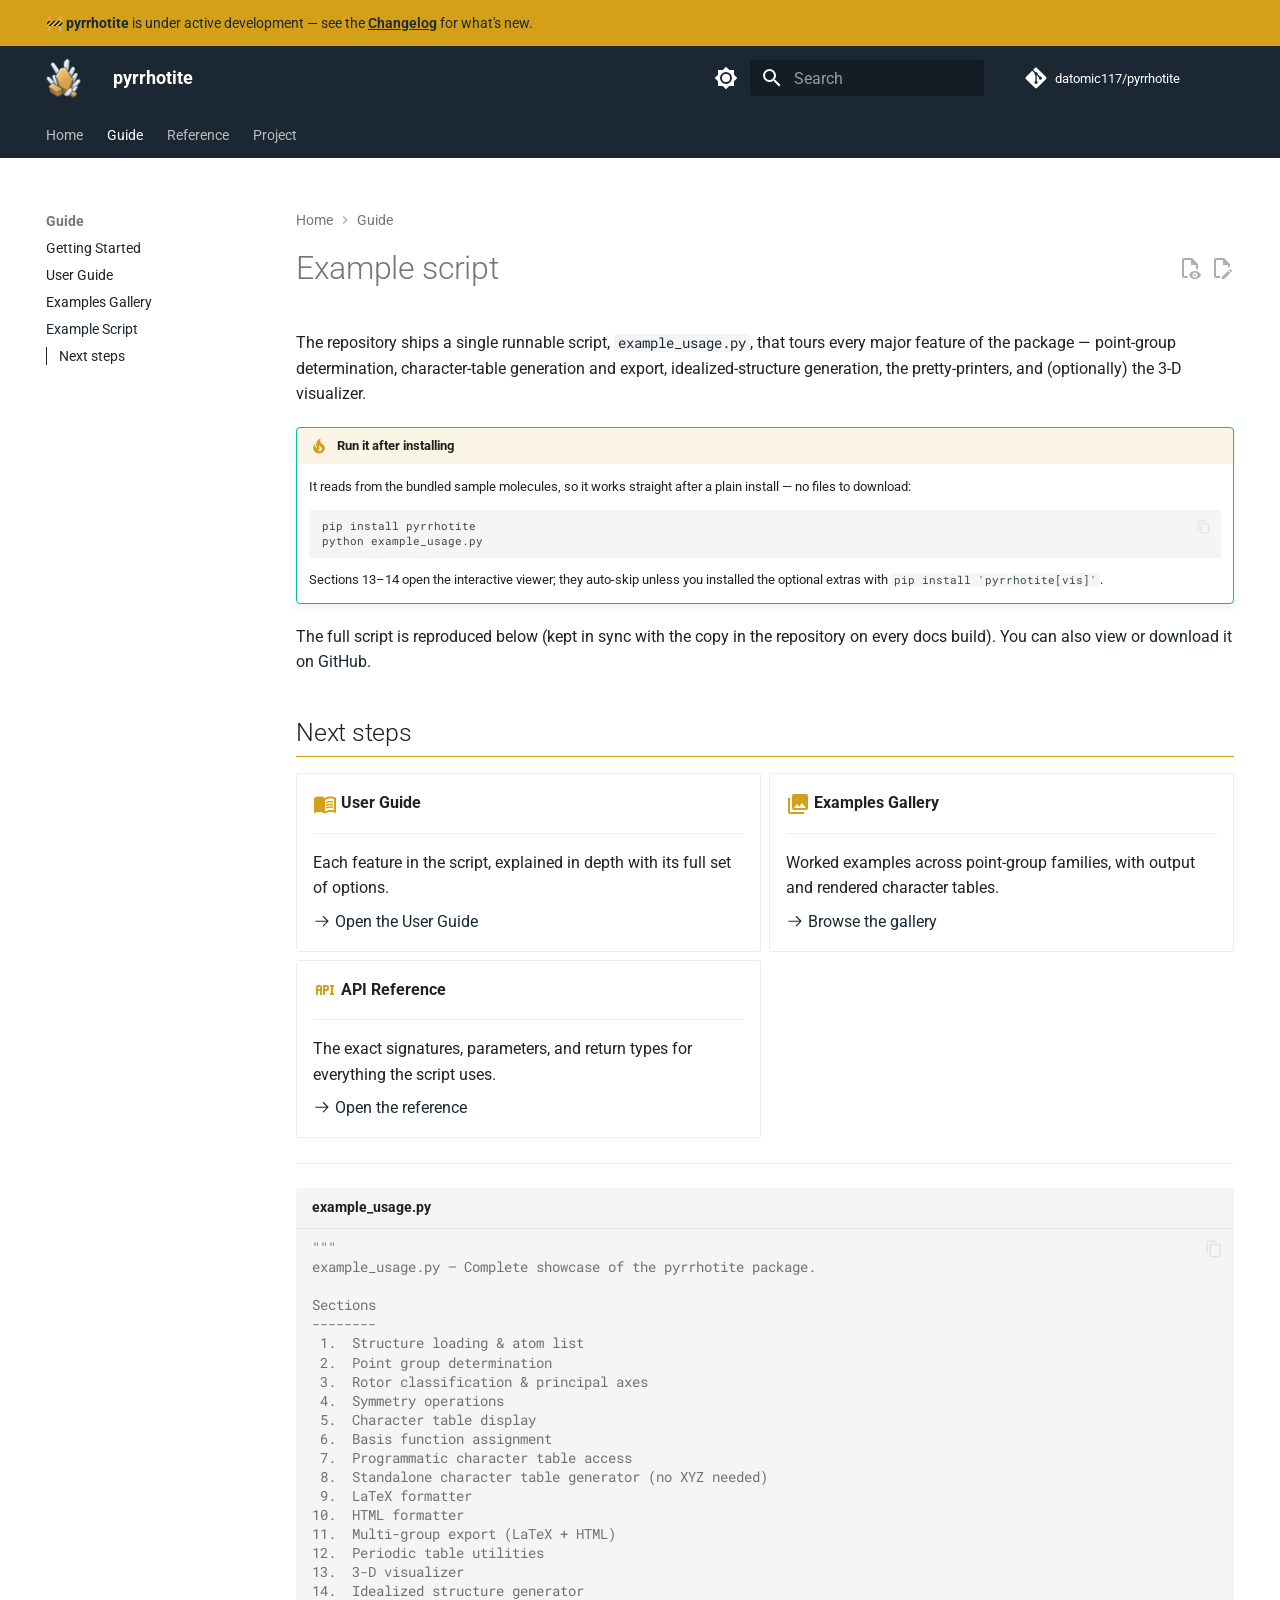
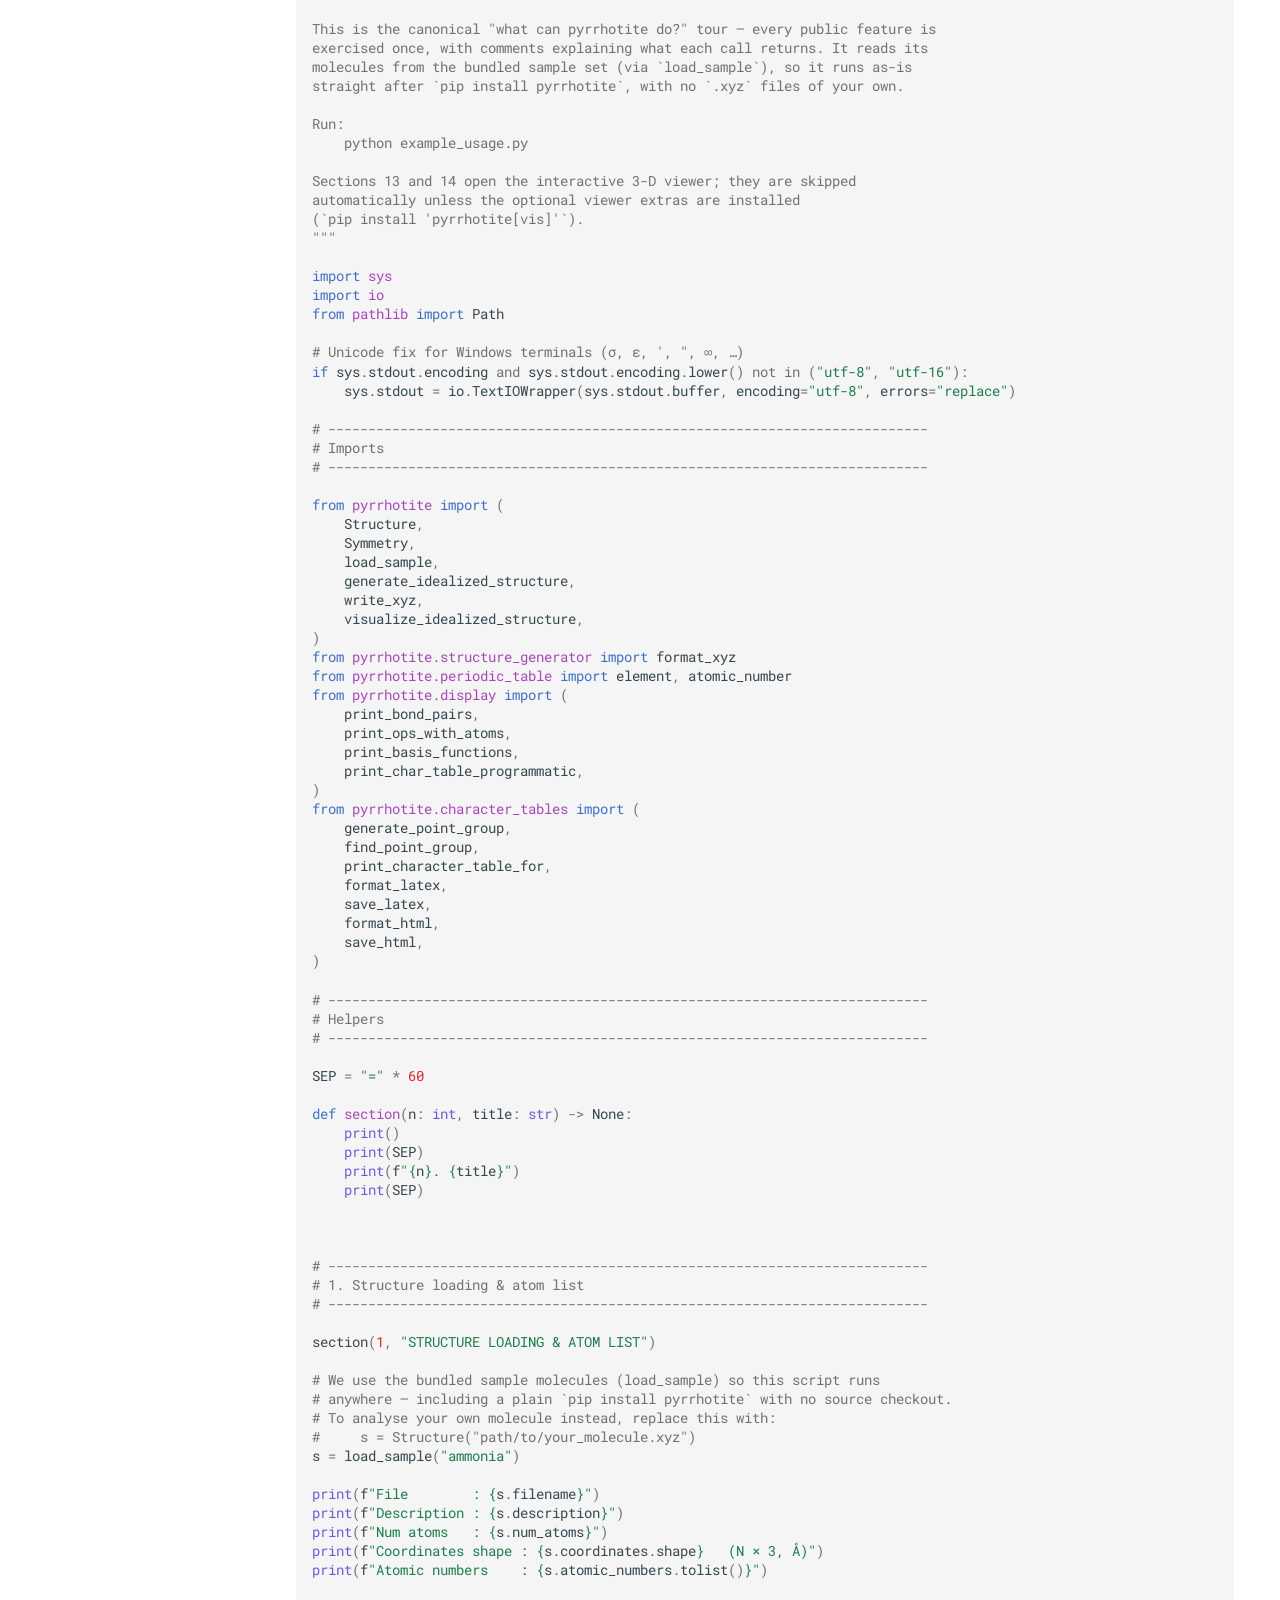
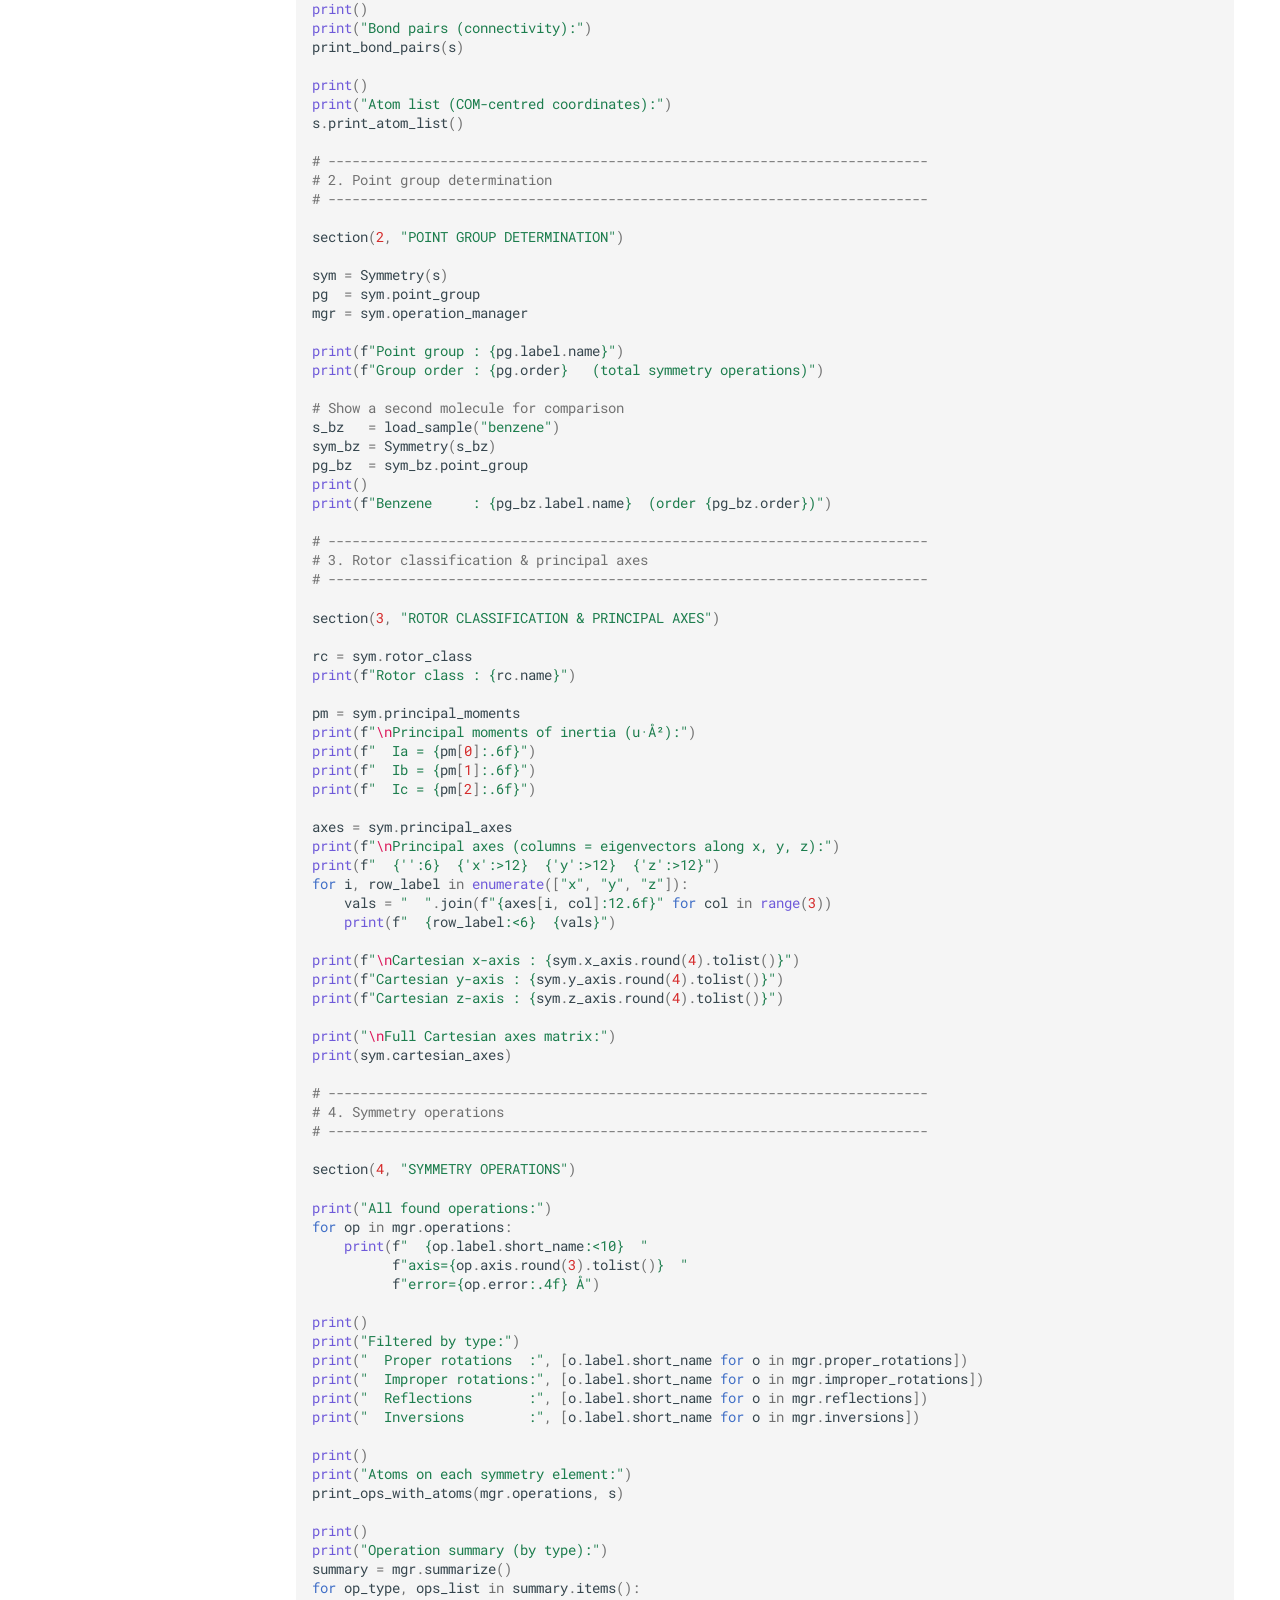
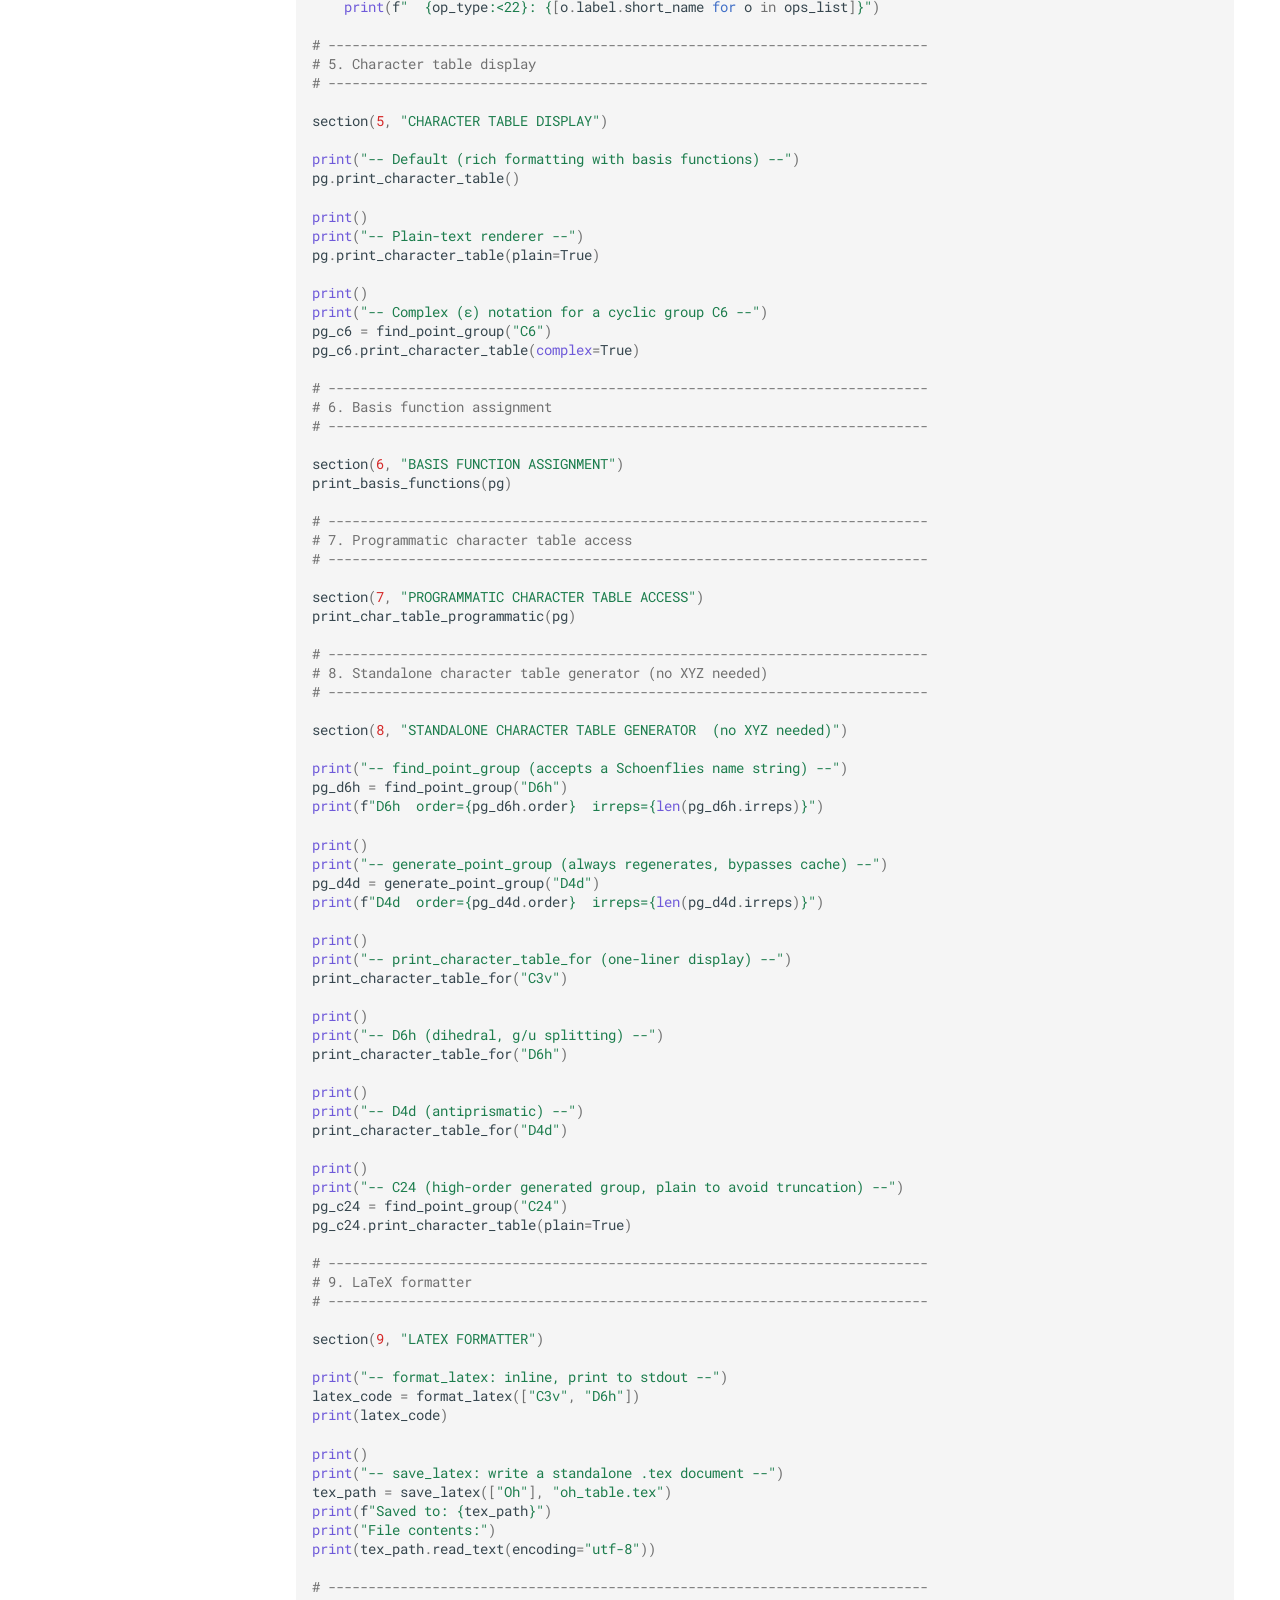
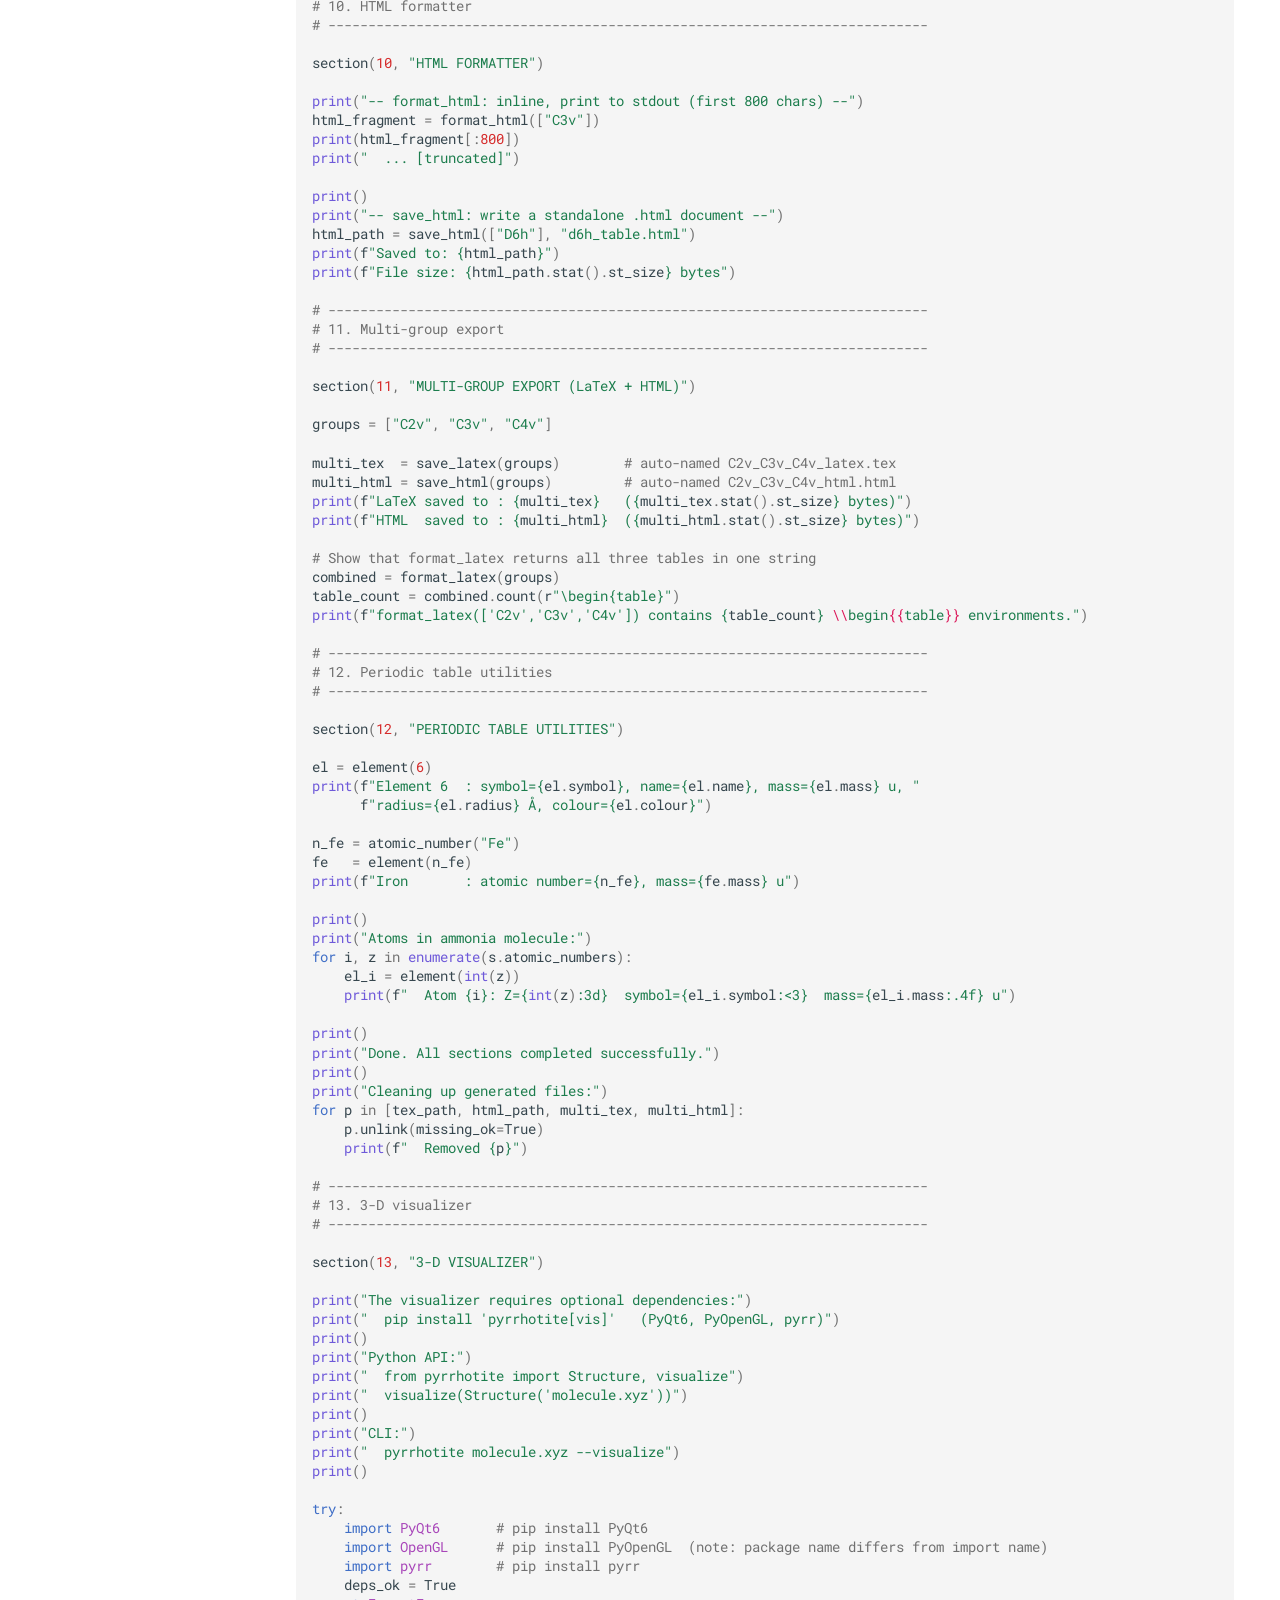
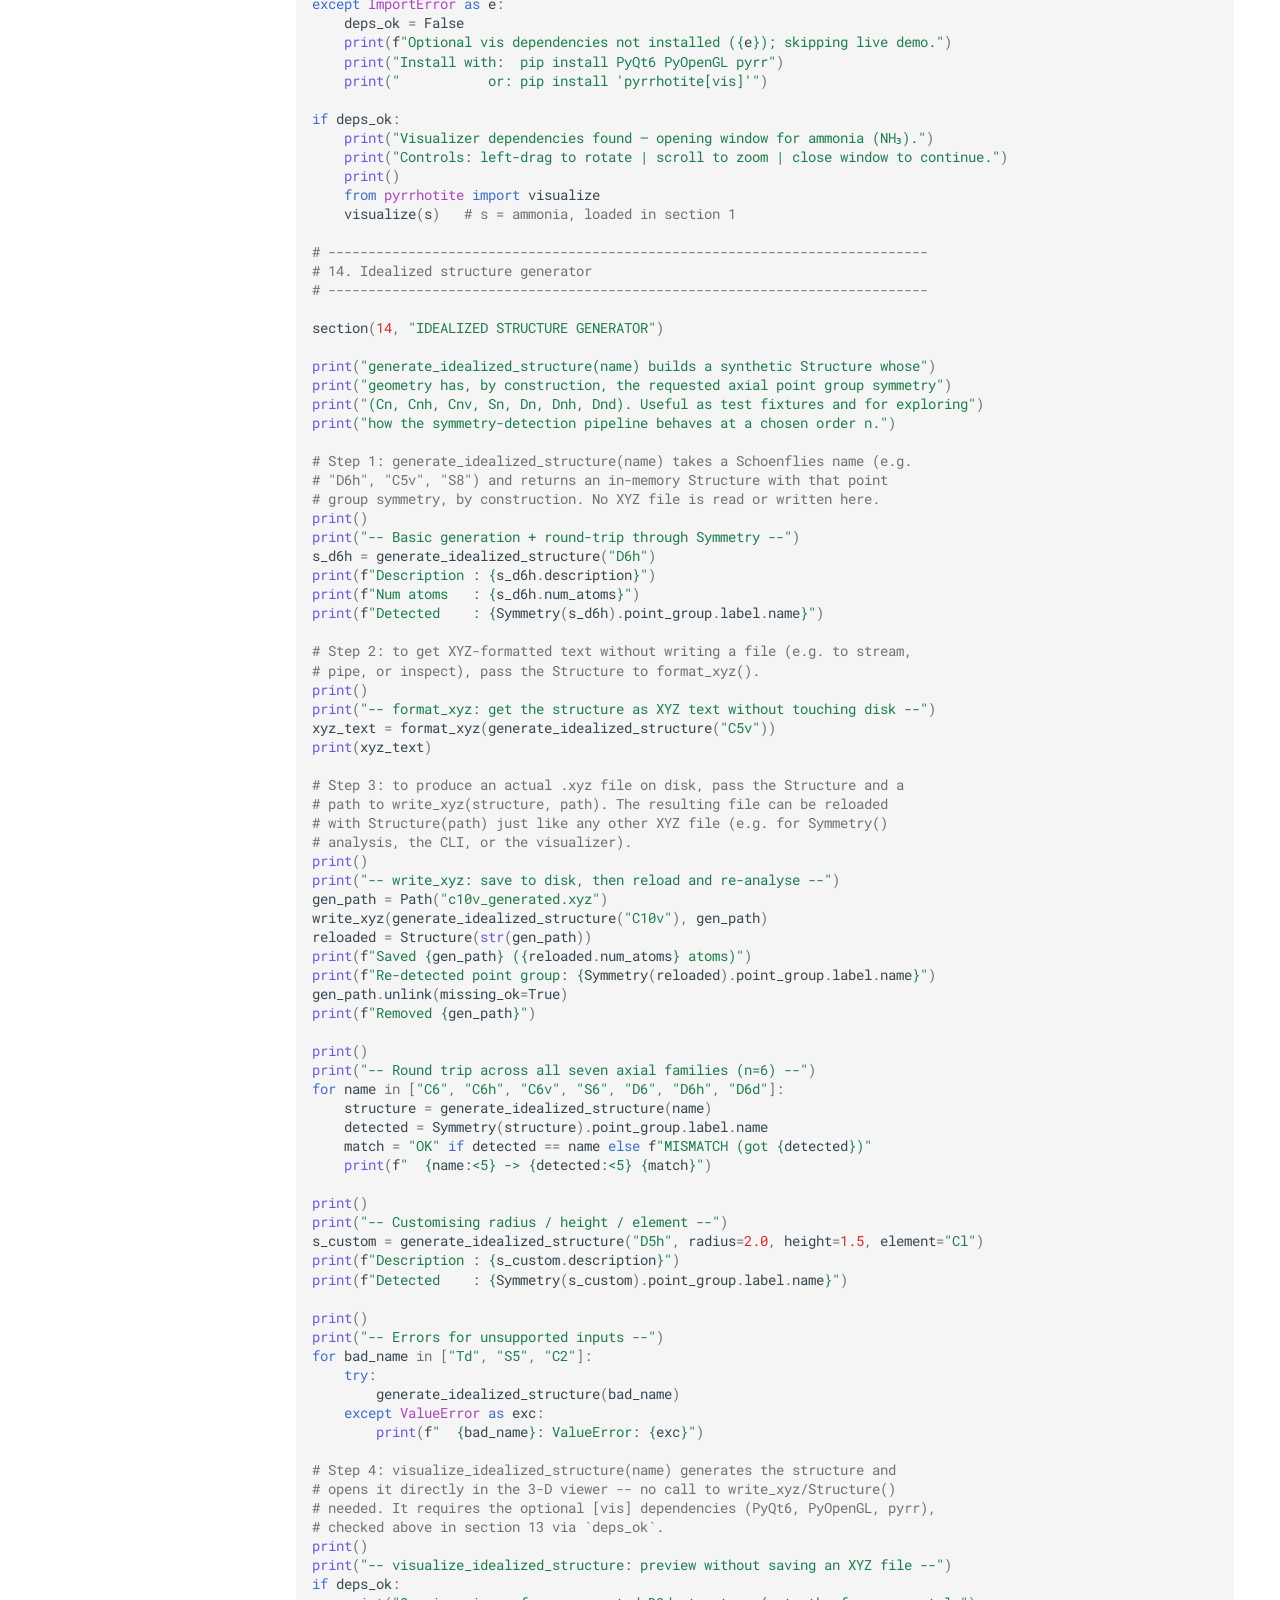
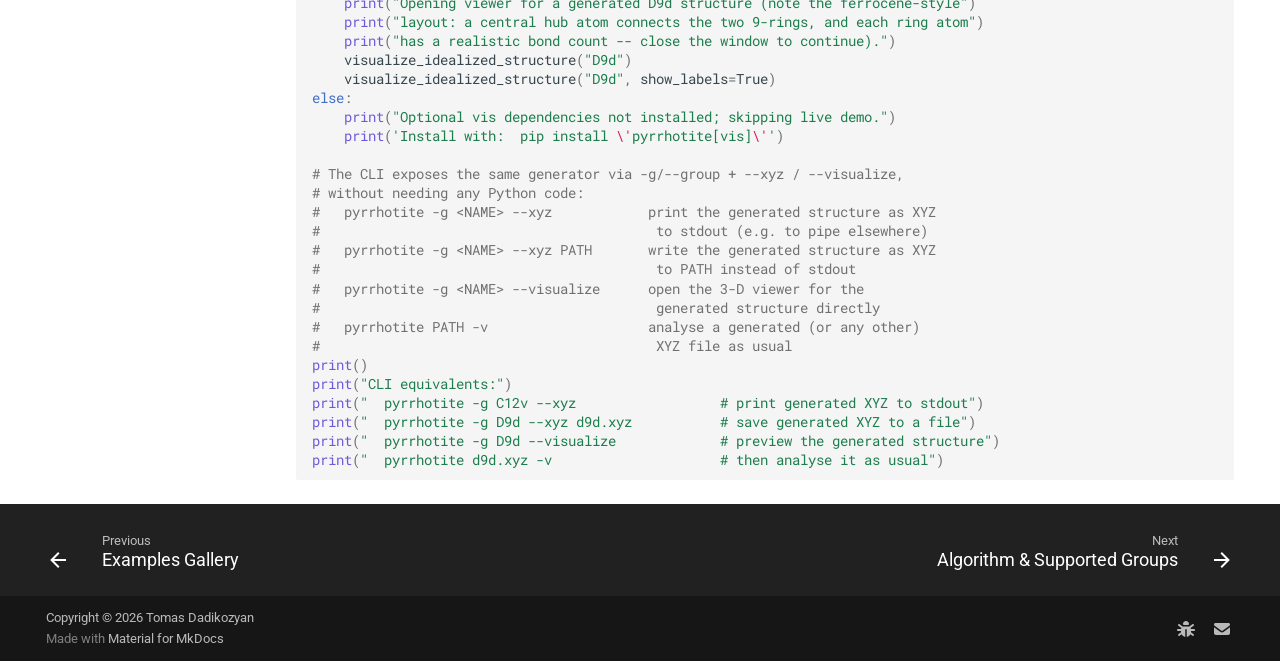
<file: example/index.html>
<!doctype html>
<html lang="en" class="no-js">
  <head>
    
      <meta charset="utf-8">
      <meta name="viewport" content="width=device-width,initial-scale=1">
      
        <meta name="description" content="Automatic Schoenflies point group determination, character table generation, and 3-D molecule visualization">
      
      
      
        <link rel="canonical" href="https://datomic117.github.io/pyrrhotite/example/">
      
      
        <link rel="prev" href="../gallery/">
      
      
        <link rel="next" href="../algorithm/">
      
      
        
      
      
      <link rel="icon" href="../assets/logo.png">
      <meta name="generator" content="mkdocs-1.6.1, mkdocs-material-9.7.6">
    
    
      
        <title>Example Script - pyrrhotite</title>
      
    
    
      <link rel="stylesheet" href="../assets/stylesheets/main.484c7ddc.min.css">
      
        
        <link rel="stylesheet" href="../assets/stylesheets/palette.ab4e12ef.min.css">
      
      


    
    
      
    
    
      
        
        
        <link rel="preconnect" href="https://fonts.gstatic.com" crossorigin>
        <link rel="stylesheet" href="https://fonts.googleapis.com/css?family=Roboto:300,300i,400,400i,700,700i%7CRoboto+Mono:400,400i,700,700i&display=fallback">
        <style>:root{--md-text-font:"Roboto";--md-code-font:"Roboto Mono"}</style>
      
    
    
      <link rel="stylesheet" href="../assets/_mkdocstrings.css">
    
      <link rel="stylesheet" href="../stylesheets/extra.css">
    
    <script>__md_scope=new URL("..",location),__md_hash=e=>[...e].reduce(((e,_)=>(e<<5)-e+_.charCodeAt(0)),0),__md_get=(e,_=localStorage,t=__md_scope)=>JSON.parse(_.getItem(t.pathname+"."+e)),__md_set=(e,_,t=localStorage,a=__md_scope)=>{try{t.setItem(a.pathname+"."+e,JSON.stringify(_))}catch(e){}}</script>
    
      

    
    
  </head>
  
  
    
    
      
    
    
    
    
    <body dir="ltr" data-md-color-scheme="default" data-md-color-primary="custom" data-md-color-accent="custom">
  
    
    <input class="md-toggle" data-md-toggle="drawer" type="checkbox" id="__drawer" autocomplete="off">
    <input class="md-toggle" data-md-toggle="search" type="checkbox" id="__search" autocomplete="off">
    <label class="md-overlay" for="__drawer"></label>
    <div data-md-component="skip">
      
        
        <a href="#example-script" class="md-skip">
          Skip to content
        </a>
      
    </div>
    <div data-md-component="announce">
      
        <aside class="md-banner">
          <div class="md-banner__inner md-grid md-typeset">
            
            
  <span>🚧 <strong>pyrrhotite</strong> is under active development —
  see the <a href="../changelog/">Changelog</a> for what's new.</span>

          </div>
          
        </aside>
      
    </div>
    
    
      

<header class="md-header" data-md-component="header">
  <nav class="md-header__inner md-grid" aria-label="Header">
    <a href=".." title="pyrrhotite" class="md-header__button md-logo" aria-label="pyrrhotite" data-md-component="logo">
      
  <img src="../assets/logo.png" alt="logo">

    </a>
    <label class="md-header__button md-icon" for="__drawer">
      
      <svg xmlns="http://www.w3.org/2000/svg" viewBox="0 0 24 24"><path d="M3 6h18v2H3zm0 5h18v2H3zm0 5h18v2H3z"/></svg>
    </label>
    <div class="md-header__title" data-md-component="header-title">
      <div class="md-header__ellipsis">
        <div class="md-header__topic">
          <span class="md-ellipsis">
            pyrrhotite
          </span>
        </div>
        <div class="md-header__topic" data-md-component="header-topic">
          <span class="md-ellipsis">
            
              Example Script
            
          </span>
        </div>
      </div>
    </div>
    
      
        <form class="md-header__option" data-md-component="palette">
  
    
    
    
    <input class="md-option" data-md-color-media="" data-md-color-scheme="default" data-md-color-primary="custom" data-md-color-accent="custom"  aria-label="Switch to dark mode"  type="radio" name="__palette" id="__palette_0">
    
      <label class="md-header__button md-icon" title="Switch to dark mode" for="__palette_1" hidden>
        <svg xmlns="http://www.w3.org/2000/svg" viewBox="0 0 24 24"><path d="M12 8a4 4 0 0 0-4 4 4 4 0 0 0 4 4 4 4 0 0 0 4-4 4 4 0 0 0-4-4m0 10a6 6 0 0 1-6-6 6 6 0 0 1 6-6 6 6 0 0 1 6 6 6 6 0 0 1-6 6m8-9.31V4h-4.69L12 .69 8.69 4H4v4.69L.69 12 4 15.31V20h4.69L12 23.31 15.31 20H20v-4.69L23.31 12z"/></svg>
      </label>
    
  
    
    
    
    <input class="md-option" data-md-color-media="" data-md-color-scheme="slate" data-md-color-primary="custom" data-md-color-accent="custom"  aria-label="Switch to light mode"  type="radio" name="__palette" id="__palette_1">
    
      <label class="md-header__button md-icon" title="Switch to light mode" for="__palette_0" hidden>
        <svg xmlns="http://www.w3.org/2000/svg" viewBox="0 0 24 24"><path d="M12 18c-.89 0-1.74-.2-2.5-.55C11.56 16.5 13 14.42 13 12s-1.44-4.5-3.5-5.45C10.26 6.2 11.11 6 12 6a6 6 0 0 1 6 6 6 6 0 0 1-6 6m8-9.31V4h-4.69L12 .69 8.69 4H4v4.69L.69 12 4 15.31V20h4.69L12 23.31 15.31 20H20v-4.69L23.31 12z"/></svg>
      </label>
    
  
</form>
      
    
    
      <script>var palette=__md_get("__palette");if(palette&&palette.color){if("(prefers-color-scheme)"===palette.color.media){var media=matchMedia("(prefers-color-scheme: light)"),input=document.querySelector(media.matches?"[data-md-color-media='(prefers-color-scheme: light)']":"[data-md-color-media='(prefers-color-scheme: dark)']");palette.color.media=input.getAttribute("data-md-color-media"),palette.color.scheme=input.getAttribute("data-md-color-scheme"),palette.color.primary=input.getAttribute("data-md-color-primary"),palette.color.accent=input.getAttribute("data-md-color-accent")}for(var[key,value]of Object.entries(palette.color))document.body.setAttribute("data-md-color-"+key,value)}</script>
    
    
    
      
      
        <label class="md-header__button md-icon" for="__search">
          
          <svg xmlns="http://www.w3.org/2000/svg" viewBox="0 0 24 24"><path d="M9.5 3A6.5 6.5 0 0 1 16 9.5c0 1.61-.59 3.09-1.56 4.23l.27.27h.79l5 5-1.5 1.5-5-5v-.79l-.27-.27A6.52 6.52 0 0 1 9.5 16 6.5 6.5 0 0 1 3 9.5 6.5 6.5 0 0 1 9.5 3m0 2C7 5 5 7 5 9.5S7 14 9.5 14 14 12 14 9.5 12 5 9.5 5"/></svg>
        </label>
        <div class="md-search" data-md-component="search" role="dialog">
  <label class="md-search__overlay" for="__search"></label>
  <div class="md-search__inner" role="search">
    <form class="md-search__form" name="search">
      <input type="text" class="md-search__input" name="query" aria-label="Search" placeholder="Search" autocapitalize="off" autocorrect="off" autocomplete="off" spellcheck="false" data-md-component="search-query" required>
      <label class="md-search__icon md-icon" for="__search">
        
        <svg xmlns="http://www.w3.org/2000/svg" viewBox="0 0 24 24"><path d="M9.5 3A6.5 6.5 0 0 1 16 9.5c0 1.61-.59 3.09-1.56 4.23l.27.27h.79l5 5-1.5 1.5-5-5v-.79l-.27-.27A6.52 6.52 0 0 1 9.5 16 6.5 6.5 0 0 1 3 9.5 6.5 6.5 0 0 1 9.5 3m0 2C7 5 5 7 5 9.5S7 14 9.5 14 14 12 14 9.5 12 5 9.5 5"/></svg>
        
        <svg xmlns="http://www.w3.org/2000/svg" viewBox="0 0 24 24"><path d="M20 11v2H8l5.5 5.5-1.42 1.42L4.16 12l7.92-7.92L13.5 5.5 8 11z"/></svg>
      </label>
      <nav class="md-search__options" aria-label="Search">
        
          <a href="javascript:void(0)" class="md-search__icon md-icon" title="Share" aria-label="Share" data-clipboard data-clipboard-text="" data-md-component="search-share" tabindex="-1">
            
            <svg xmlns="http://www.w3.org/2000/svg" viewBox="0 0 24 24"><path d="M18 16.08c-.76 0-1.44.3-1.96.77L8.91 12.7c.05-.23.09-.46.09-.7s-.04-.47-.09-.7l7.05-4.11c.54.5 1.25.81 2.04.81a3 3 0 0 0 3-3 3 3 0 0 0-3-3 3 3 0 0 0-3 3c0 .24.04.47.09.7L8.04 9.81C7.5 9.31 6.79 9 6 9a3 3 0 0 0-3 3 3 3 0 0 0 3 3c.79 0 1.5-.31 2.04-.81l7.12 4.15c-.05.21-.08.43-.08.66 0 1.61 1.31 2.91 2.92 2.91s2.92-1.3 2.92-2.91A2.92 2.92 0 0 0 18 16.08"/></svg>
          </a>
        
        <button type="reset" class="md-search__icon md-icon" title="Clear" aria-label="Clear" tabindex="-1">
          
          <svg xmlns="http://www.w3.org/2000/svg" viewBox="0 0 24 24"><path d="M19 6.41 17.59 5 12 10.59 6.41 5 5 6.41 10.59 12 5 17.59 6.41 19 12 13.41 17.59 19 19 17.59 13.41 12z"/></svg>
        </button>
      </nav>
      
        <div class="md-search__suggest" data-md-component="search-suggest"></div>
      
    </form>
    <div class="md-search__output">
      <div class="md-search__scrollwrap" tabindex="0" data-md-scrollfix>
        <div class="md-search-result" data-md-component="search-result">
          <div class="md-search-result__meta">
            Initializing search
          </div>
          <ol class="md-search-result__list" role="presentation"></ol>
        </div>
      </div>
    </div>
  </div>
</div>
      
    
    
      <div class="md-header__source">
        <a href="https://github.com/datomic117/pyrrhotite" title="Go to repository" class="md-source" data-md-component="source">
  <div class="md-source__icon md-icon">
    
    <svg xmlns="http://www.w3.org/2000/svg" viewBox="0 0 448 512"><!--! Font Awesome Free 7.1.0 by @fontawesome - https://fontawesome.com License - https://fontawesome.com/license/free (Icons: CC BY 4.0, Fonts: SIL OFL 1.1, Code: MIT License) Copyright 2025 Fonticons, Inc.--><path d="M439.6 236.1 244 40.5c-5.4-5.5-12.8-8.5-20.4-8.5s-15 3-20.4 8.4L162.5 81l51.5 51.5c27.1-9.1 52.7 16.8 43.4 43.7l49.7 49.7c34.2-11.8 61.2 31 35.5 56.7-26.5 26.5-70.2-2.9-56-37.3L240.3 199v121.9c25.3 12.5 22.3 41.8 9.1 55-6.4 6.4-15.2 10.1-24.3 10.1s-17.8-3.6-24.3-10.1c-17.6-17.6-11.1-46.9 11.2-56v-123c-20.8-8.5-24.6-30.7-18.6-45L142.6 101 8.5 235.1C3 240.6 0 247.9 0 255.5s3 15 8.5 20.4l195.6 195.7c5.4 5.4 12.7 8.4 20.4 8.4s15-3 20.4-8.4l194.7-194.7c5.4-5.4 8.4-12.8 8.4-20.4s-3-15-8.4-20.4"/></svg>
  </div>
  <div class="md-source__repository">
    datomic117/pyrrhotite
  </div>
</a>
      </div>
    
  </nav>
  
</header>
    
    <div class="md-container" data-md-component="container">
      
      
        
          
            
<nav class="md-tabs" aria-label="Tabs" data-md-component="tabs">
  <div class="md-grid">
    <ul class="md-tabs__list">
      
        
  
  
  
  
    <li class="md-tabs__item">
      <a href=".." class="md-tabs__link">
        
  
  
    
  
  Home

      </a>
    </li>
  

      
        
  
  
  
    
  
  
    
    
      <li class="md-tabs__item md-tabs__item--active">
        <a href="../getting-started/" class="md-tabs__link">
          
  
  
  Guide

        </a>
      </li>
    
  

      
        
  
  
  
  
    
    
      <li class="md-tabs__item">
        <a href="../algorithm/" class="md-tabs__link">
          
  
  
  Reference

        </a>
      </li>
    
  

      
        
  
  
  
  
    
    
      <li class="md-tabs__item">
        <a href="../about/" class="md-tabs__link">
          
  
  
  Project

        </a>
      </li>
    
  

      
    </ul>
  </div>
</nav>
          
        
      
      <main class="md-main" data-md-component="main">
        <div class="md-main__inner md-grid">
          
            
              
              <div class="md-sidebar md-sidebar--primary" data-md-component="sidebar" data-md-type="navigation" >
                <div class="md-sidebar__scrollwrap">
                  <div class="md-sidebar__inner">
                    


  


  

<nav class="md-nav md-nav--primary md-nav--lifted md-nav--integrated" aria-label="Navigation" data-md-level="0">
  <label class="md-nav__title" for="__drawer">
    <a href=".." title="pyrrhotite" class="md-nav__button md-logo" aria-label="pyrrhotite" data-md-component="logo">
      
  <img src="../assets/logo.png" alt="logo">

    </a>
    pyrrhotite
  </label>
  
    <div class="md-nav__source">
      <a href="https://github.com/datomic117/pyrrhotite" title="Go to repository" class="md-source" data-md-component="source">
  <div class="md-source__icon md-icon">
    
    <svg xmlns="http://www.w3.org/2000/svg" viewBox="0 0 448 512"><!--! Font Awesome Free 7.1.0 by @fontawesome - https://fontawesome.com License - https://fontawesome.com/license/free (Icons: CC BY 4.0, Fonts: SIL OFL 1.1, Code: MIT License) Copyright 2025 Fonticons, Inc.--><path d="M439.6 236.1 244 40.5c-5.4-5.5-12.8-8.5-20.4-8.5s-15 3-20.4 8.4L162.5 81l51.5 51.5c27.1-9.1 52.7 16.8 43.4 43.7l49.7 49.7c34.2-11.8 61.2 31 35.5 56.7-26.5 26.5-70.2-2.9-56-37.3L240.3 199v121.9c25.3 12.5 22.3 41.8 9.1 55-6.4 6.4-15.2 10.1-24.3 10.1s-17.8-3.6-24.3-10.1c-17.6-17.6-11.1-46.9 11.2-56v-123c-20.8-8.5-24.6-30.7-18.6-45L142.6 101 8.5 235.1C3 240.6 0 247.9 0 255.5s3 15 8.5 20.4l195.6 195.7c5.4 5.4 12.7 8.4 20.4 8.4s15-3 20.4-8.4l194.7-194.7c5.4-5.4 8.4-12.8 8.4-20.4s-3-15-8.4-20.4"/></svg>
  </div>
  <div class="md-source__repository">
    datomic117/pyrrhotite
  </div>
</a>
    </div>
  
  <ul class="md-nav__list" data-md-scrollfix>
    
      
      
  
  
  
  
    <li class="md-nav__item">
      <a href=".." class="md-nav__link">
        
  
  
  <span class="md-ellipsis">
    
  
    Home
  

    
  </span>
  
  

      </a>
    </li>
  

    
      
      
  
  
    
  
  
  
    
    
    
    
      
        
        
      
      
        
      
    
    
    <li class="md-nav__item md-nav__item--active md-nav__item--section md-nav__item--nested">
      
        
        
        <input class="md-nav__toggle md-toggle " type="checkbox" id="__nav_2" checked>
        
          
          <label class="md-nav__link" for="__nav_2" id="__nav_2_label" tabindex="">
            
  
  
  <span class="md-ellipsis">
    
  
    Guide
  

    
  </span>
  
  

            <span class="md-nav__icon md-icon"></span>
          </label>
        
        <nav class="md-nav" data-md-level="1" aria-labelledby="__nav_2_label" aria-expanded="true">
          <label class="md-nav__title" for="__nav_2">
            <span class="md-nav__icon md-icon"></span>
            
  
    Guide
  

          </label>
          <ul class="md-nav__list" data-md-scrollfix>
            
              
                
  
  
  
  
    <li class="md-nav__item">
      <a href="../getting-started/" class="md-nav__link">
        
  
  
  <span class="md-ellipsis">
    
  
    Getting Started
  

    
  </span>
  
  

      </a>
    </li>
  

              
            
              
                
  
  
  
  
    <li class="md-nav__item">
      <a href="../user-guide/" class="md-nav__link">
        
  
  
  <span class="md-ellipsis">
    
  
    User Guide
  

    
  </span>
  
  

      </a>
    </li>
  

              
            
              
                
  
  
  
  
    <li class="md-nav__item">
      <a href="../gallery/" class="md-nav__link">
        
  
  
  <span class="md-ellipsis">
    
  
    Examples Gallery
  

    
  </span>
  
  

      </a>
    </li>
  

              
            
              
                
  
  
    
  
  
  
    <li class="md-nav__item md-nav__item--active">
      
      <input class="md-nav__toggle md-toggle" type="checkbox" id="__toc">
      
      
        
      
      
        <label class="md-nav__link md-nav__link--active" for="__toc">
          
  
  
  <span class="md-ellipsis">
    
  
    Example Script
  

    
  </span>
  
  

          <span class="md-nav__icon md-icon"></span>
        </label>
      
      <a href="./" class="md-nav__link md-nav__link--active">
        
  
  
  <span class="md-ellipsis">
    
  
    Example Script
  

    
  </span>
  
  

      </a>
      
        

<nav class="md-nav md-nav--secondary" aria-label="Table of contents">
  
  
  
    
  
  
    <label class="md-nav__title" for="__toc">
      <span class="md-nav__icon md-icon"></span>
      Table of contents
    </label>
    <ul class="md-nav__list" data-md-component="toc" data-md-scrollfix>
      
        <li class="md-nav__item">
  <a href="#next-steps" class="md-nav__link">
    <span class="md-ellipsis">
      
        Next steps
      
    </span>
  </a>
  
</li>
      
    </ul>
  
</nav>
      
    </li>
  

              
            
          </ul>
        </nav>
      
    </li>
  

    
      
      
  
  
  
  
    
    
    
    
      
      
        
      
    
    
    <li class="md-nav__item md-nav__item--nested">
      
        
        
          
        
        <input class="md-nav__toggle md-toggle md-toggle--indeterminate" type="checkbox" id="__nav_3" >
        
          
          <label class="md-nav__link" for="__nav_3" id="__nav_3_label" tabindex="0">
            
  
  
  <span class="md-ellipsis">
    
  
    Reference
  

    
  </span>
  
  

            <span class="md-nav__icon md-icon"></span>
          </label>
        
        <nav class="md-nav" data-md-level="1" aria-labelledby="__nav_3_label" aria-expanded="false">
          <label class="md-nav__title" for="__nav_3">
            <span class="md-nav__icon md-icon"></span>
            
  
    Reference
  

          </label>
          <ul class="md-nav__list" data-md-scrollfix>
            
              
                
  
  
  
  
    <li class="md-nav__item">
      <a href="../algorithm/" class="md-nav__link">
        
  
  
  <span class="md-ellipsis">
    
  
    Algorithm & Supported Groups
  

    
  </span>
  
  

      </a>
    </li>
  

              
            
              
                
  
  
  
  
    <li class="md-nav__item">
      <a href="../api/" class="md-nav__link">
        
  
  
  <span class="md-ellipsis">
    
  
    API Reference
  

    
  </span>
  
  

      </a>
    </li>
  

              
            
              
                
  
  
  
  
    <li class="md-nav__item">
      <a href="../glossary/" class="md-nav__link">
        
  
  
  <span class="md-ellipsis">
    
  
    Glossary
  

    
  </span>
  
  

      </a>
    </li>
  

              
            
          </ul>
        </nav>
      
    </li>
  

    
      
      
  
  
  
  
    
    
    
    
      
      
        
      
    
    
    <li class="md-nav__item md-nav__item--nested">
      
        
        
          
        
        <input class="md-nav__toggle md-toggle md-toggle--indeterminate" type="checkbox" id="__nav_4" >
        
          
          <label class="md-nav__link" for="__nav_4" id="__nav_4_label" tabindex="0">
            
  
  
  <span class="md-ellipsis">
    
  
    Project
  

    
  </span>
  
  

            <span class="md-nav__icon md-icon"></span>
          </label>
        
        <nav class="md-nav" data-md-level="1" aria-labelledby="__nav_4_label" aria-expanded="false">
          <label class="md-nav__title" for="__nav_4">
            <span class="md-nav__icon md-icon"></span>
            
  
    Project
  

          </label>
          <ul class="md-nav__list" data-md-scrollfix>
            
              
                
  
  
  
  
    <li class="md-nav__item">
      <a href="../about/" class="md-nav__link">
        
  
  
  <span class="md-ellipsis">
    
  
    About
  

    
  </span>
  
  

      </a>
    </li>
  

              
            
              
                
  
  
  
  
    <li class="md-nav__item">
      <a href="../changelog/" class="md-nav__link">
        
  
  
  <span class="md-ellipsis">
    
  
    Changelog
  

    
  </span>
  
  

      </a>
    </li>
  

              
            
          </ul>
        </nav>
      
    </li>
  

    
  </ul>
</nav>
                  </div>
                </div>
              </div>
            
            
          
          
            <div class="md-content" data-md-component="content">
              
                



  


  <nav class="md-path" aria-label="Navigation" >
    <ol class="md-path__list">
      
        
  
  
    <li class="md-path__item">
      <a href=".." class="md-path__link">
        
  <span class="md-ellipsis">
    Home
  </span>

      </a>
    </li>
  

      
      
        
  
  
    
    
      <li class="md-path__item">
        <a href="../getting-started/" class="md-path__link">
          
  <span class="md-ellipsis">
    Guide
  </span>

        </a>
      </li>
    
  

      
    </ol>
  </nav>

              
              <article class="md-content__inner md-typeset">
                
                  


  
    <a href="https://github.com/datomic117/pyrrhotite/edit/main/docs/example.md" title="Edit this page" class="md-content__button md-icon" rel="edit">
      
      <svg xmlns="http://www.w3.org/2000/svg" viewBox="0 0 24 24"><path d="M10 20H6V4h7v5h5v3.1l2-2V8l-6-6H6c-1.1 0-2 .9-2 2v16c0 1.1.9 2 2 2h4zm10.2-7c.1 0 .3.1.4.2l1.3 1.3c.2.2.2.6 0 .8l-1 1-2.1-2.1 1-1c.1-.1.2-.2.4-.2m0 3.9L14.1 23H12v-2.1l6.1-6.1z"/></svg>
    </a>
  
  
    
      
    
    <a href="https://github.com/datomic117/pyrrhotite/raw/main/docs/example.md" title="View source of this page" class="md-content__button md-icon">
      
      <svg xmlns="http://www.w3.org/2000/svg" viewBox="0 0 24 24"><path d="M17 18c.56 0 1 .44 1 1s-.44 1-1 1-1-.44-1-1 .44-1 1-1m0-3c-2.73 0-5.06 1.66-6 4 .94 2.34 3.27 4 6 4s5.06-1.66 6-4c-.94-2.34-3.27-4-6-4m0 6.5a2.5 2.5 0 0 1-2.5-2.5 2.5 2.5 0 0 1 2.5-2.5 2.5 2.5 0 0 1 2.5 2.5 2.5 2.5 0 0 1-2.5 2.5M9.27 20H6V4h7v5h5v4.07c.7.08 1.36.25 2 .49V8l-6-6H6a2 2 0 0 0-2 2v16a2 2 0 0 0 2 2h4.5a8.2 8.2 0 0 1-1.23-2"/></svg>
    </a>
  


<h1 id="example-script">Example script</h1>
<p>The repository ships a single runnable script, <a href="https://github.com/datomic117/pyrrhotite/blob/main/example_usage.py"><code>example_usage.py</code></a>,
that tours every major feature of the package — point-group determination,
character-table generation and export, idealized-structure generation, the
pretty-printers, and (optionally) the 3-D visualizer.</p>
<div class="admonition tip">
<p class="admonition-title">Run it after installing</p>
<p>It reads from the bundled sample molecules, so it works straight after a
plain install — no files to download:</p>
<div class="highlight"><pre><span></span><code>pip<span class="w"> </span>install<span class="w"> </span>pyrrhotite
python<span class="w"> </span>example_usage.py
</code></pre></div>
<p>Sections 13–14 open the interactive viewer; they auto-skip unless you
installed the optional extras with <code>pip install 'pyrrhotite[vis]'</code>.</p>
</div>
<p>The full script is reproduced below (kept in sync with the copy in the
repository on every docs build). You can also
<a href="https://github.com/datomic117/pyrrhotite/blob/main/example_usage.py">view or download it on GitHub</a>.</p>
<h2 id="next-steps">Next steps</h2>
<div class="grid cards">
<ul>
<li>
<p><span class="twemoji lg middle"><svg xmlns="http://www.w3.org/2000/svg" viewBox="0 0 24 24"><path d="M12 21.5c-1.35-.85-3.8-1.5-5.5-1.5-1.65 0-3.35.3-4.75 1.05-.1.05-.15.05-.25.05-.25 0-.5-.25-.5-.5V6c.6-.45 1.25-.75 2-1 1.11-.35 2.33-.5 3.5-.5 1.95 0 4.05.4 5.5 1.5 1.45-1.1 3.55-1.5 5.5-1.5 1.17 0 2.39.15 3.5.5.75.25 1.4.55 2 1v14.6c0 .25-.25.5-.5.5-.1 0-.15 0-.25-.05-1.4-.75-3.1-1.05-4.75-1.05-1.7 0-4.15.65-5.5 1.5M12 8v11.5c1.35-.85 3.8-1.5 5.5-1.5 1.2 0 2.4.15 3.5.5V7c-1.1-.35-2.3-.5-3.5-.5-1.7 0-4.15.65-5.5 1.5m1 3.5c1.11-.68 2.6-1 4.5-1 .91 0 1.76.09 2.5.28V9.23c-.87-.15-1.71-.23-2.5-.23q-2.655 0-4.5.84zm4.5.17c-1.71 0-3.21.26-4.5.79v1.69c1.11-.65 2.6-.99 4.5-.99 1.04 0 1.88.08 2.5.24v-1.5c-.87-.16-1.71-.23-2.5-.23m2.5 2.9c-.87-.16-1.71-.24-2.5-.24-1.83 0-3.33.27-4.5.8v1.69c1.11-.66 2.6-.99 4.5-.99 1.04 0 1.88.08 2.5.24z"/></svg></span> <strong>User Guide</strong></p>
<hr />
<p>Each feature in the script, explained in depth with its full set of
options.</p>
<p><a href="../user-guide/"><span class="twemoji"><svg xmlns="http://www.w3.org/2000/svg" viewBox="0 0 24 24"><path d="M13.22 19.03a.75.75 0 0 1 0-1.06L18.19 13H3.75a.75.75 0 0 1 0-1.5h14.44l-4.97-4.97a.749.749 0 0 1 .326-1.275.75.75 0 0 1 .734.215l6.25 6.25a.75.75 0 0 1 0 1.06l-6.25 6.25a.75.75 0 0 1-1.06 0"/></svg></span> Open the User Guide</a></p>
</li>
<li>
<p><span class="twemoji lg middle"><svg xmlns="http://www.w3.org/2000/svg" viewBox="0 0 24 24"><path d="M22 16V4a2 2 0 0 0-2-2H8a2 2 0 0 0-2 2v12a2 2 0 0 0 2 2h12a2 2 0 0 0 2-2m-11-4 2.03 2.71L16 11l4 5H8M2 6v14a2 2 0 0 0 2 2h14v-2H4V6"/></svg></span> <strong>Examples Gallery</strong></p>
<hr />
<p>Worked examples across point-group families, with output and rendered
character tables.</p>
<p><a href="../gallery/"><span class="twemoji"><svg xmlns="http://www.w3.org/2000/svg" viewBox="0 0 24 24"><path d="M13.22 19.03a.75.75 0 0 1 0-1.06L18.19 13H3.75a.75.75 0 0 1 0-1.5h14.44l-4.97-4.97a.749.749 0 0 1 .326-1.275.75.75 0 0 1 .734.215l6.25 6.25a.75.75 0 0 1 0 1.06l-6.25 6.25a.75.75 0 0 1-1.06 0"/></svg></span> Browse the gallery</a></p>
</li>
<li>
<p><span class="twemoji lg middle"><svg xmlns="http://www.w3.org/2000/svg" viewBox="0 0 24 24"><path d="M7 7H5a2 2 0 0 0-2 2v8h2v-4h2v4h2V9a2 2 0 0 0-2-2m0 4H5V9h2m7-2h-4v10h2v-4h2a2 2 0 0 0 2-2V9a2 2 0 0 0-2-2m0 4h-2V9h2m6 0v6h1v2h-4v-2h1V9h-1V7h4v2Z"/></svg></span> <strong>API Reference</strong></p>
<hr />
<p>The exact signatures, parameters, and return types for everything the
script uses.</p>
<p><a href="../api/"><span class="twemoji"><svg xmlns="http://www.w3.org/2000/svg" viewBox="0 0 24 24"><path d="M13.22 19.03a.75.75 0 0 1 0-1.06L18.19 13H3.75a.75.75 0 0 1 0-1.5h14.44l-4.97-4.97a.749.749 0 0 1 .326-1.275.75.75 0 0 1 .734.215l6.25 6.25a.75.75 0 0 1 0 1.06l-6.25 6.25a.75.75 0 0 1-1.06 0"/></svg></span> Open the reference</a></p>
</li>
</ul>
</div>
<hr />
<div class="highlight"><span class="filename">example_usage.py</span><pre><span></span><code><span class="sd">&quot;&quot;&quot;</span>
<span class="sd">example_usage.py — Complete showcase of the pyrrhotite package.</span>

<span class="sd">Sections</span>
<span class="sd">--------</span>
<span class="sd"> 1.  Structure loading &amp; atom list</span>
<span class="sd"> 2.  Point group determination</span>
<span class="sd"> 3.  Rotor classification &amp; principal axes</span>
<span class="sd"> 4.  Symmetry operations</span>
<span class="sd"> 5.  Character table display</span>
<span class="sd"> 6.  Basis function assignment</span>
<span class="sd"> 7.  Programmatic character table access</span>
<span class="sd"> 8.  Standalone character table generator (no XYZ needed)</span>
<span class="sd"> 9.  LaTeX formatter</span>
<span class="sd">10.  HTML formatter</span>
<span class="sd">11.  Multi-group export (LaTeX + HTML)</span>
<span class="sd">12.  Periodic table utilities</span>
<span class="sd">13.  3-D visualizer</span>
<span class="sd">14.  Idealized structure generator</span>

<span class="sd">This is the canonical &quot;what can pyrrhotite do?&quot; tour — every public feature is</span>
<span class="sd">exercised once, with comments explaining what each call returns. It reads its</span>
<span class="sd">molecules from the bundled sample set (via `load_sample`), so it runs as-is</span>
<span class="sd">straight after `pip install pyrrhotite`, with no `.xyz` files of your own.</span>

<span class="sd">Run:</span>
<span class="sd">    python example_usage.py</span>

<span class="sd">Sections 13 and 14 open the interactive 3-D viewer; they are skipped</span>
<span class="sd">automatically unless the optional viewer extras are installed</span>
<span class="sd">(`pip install &#39;pyrrhotite[vis]&#39;`).</span>
<span class="sd">&quot;&quot;&quot;</span>

<span class="kn">import</span><span class="w"> </span><span class="nn">sys</span>
<span class="kn">import</span><span class="w"> </span><span class="nn">io</span>
<span class="kn">from</span><span class="w"> </span><span class="nn">pathlib</span><span class="w"> </span><span class="kn">import</span> <span class="n">Path</span>

<span class="c1"># Unicode fix for Windows terminals (σ, ε, ′, ″, ∞, …)</span>
<span class="k">if</span> <span class="n">sys</span><span class="o">.</span><span class="n">stdout</span><span class="o">.</span><span class="n">encoding</span> <span class="ow">and</span> <span class="n">sys</span><span class="o">.</span><span class="n">stdout</span><span class="o">.</span><span class="n">encoding</span><span class="o">.</span><span class="n">lower</span><span class="p">()</span> <span class="ow">not</span> <span class="ow">in</span> <span class="p">(</span><span class="s2">&quot;utf-8&quot;</span><span class="p">,</span> <span class="s2">&quot;utf-16&quot;</span><span class="p">):</span>
    <span class="n">sys</span><span class="o">.</span><span class="n">stdout</span> <span class="o">=</span> <span class="n">io</span><span class="o">.</span><span class="n">TextIOWrapper</span><span class="p">(</span><span class="n">sys</span><span class="o">.</span><span class="n">stdout</span><span class="o">.</span><span class="n">buffer</span><span class="p">,</span> <span class="n">encoding</span><span class="o">=</span><span class="s2">&quot;utf-8&quot;</span><span class="p">,</span> <span class="n">errors</span><span class="o">=</span><span class="s2">&quot;replace&quot;</span><span class="p">)</span>

<span class="c1"># ---------------------------------------------------------------------------</span>
<span class="c1"># Imports</span>
<span class="c1"># ---------------------------------------------------------------------------</span>

<span class="kn">from</span><span class="w"> </span><span class="nn">pyrrhotite</span><span class="w"> </span><span class="kn">import</span> <span class="p">(</span>
    <span class="n">Structure</span><span class="p">,</span>
    <span class="n">Symmetry</span><span class="p">,</span>
    <span class="n">load_sample</span><span class="p">,</span>
    <span class="n">generate_idealized_structure</span><span class="p">,</span>
    <span class="n">write_xyz</span><span class="p">,</span>
    <span class="n">visualize_idealized_structure</span><span class="p">,</span>
<span class="p">)</span>
<span class="kn">from</span><span class="w"> </span><span class="nn">pyrrhotite.structure_generator</span><span class="w"> </span><span class="kn">import</span> <span class="n">format_xyz</span>
<span class="kn">from</span><span class="w"> </span><span class="nn">pyrrhotite.periodic_table</span><span class="w"> </span><span class="kn">import</span> <span class="n">element</span><span class="p">,</span> <span class="n">atomic_number</span>
<span class="kn">from</span><span class="w"> </span><span class="nn">pyrrhotite.display</span><span class="w"> </span><span class="kn">import</span> <span class="p">(</span>
    <span class="n">print_bond_pairs</span><span class="p">,</span>
    <span class="n">print_ops_with_atoms</span><span class="p">,</span>
    <span class="n">print_basis_functions</span><span class="p">,</span>
    <span class="n">print_char_table_programmatic</span><span class="p">,</span>
<span class="p">)</span>
<span class="kn">from</span><span class="w"> </span><span class="nn">pyrrhotite.character_tables</span><span class="w"> </span><span class="kn">import</span> <span class="p">(</span>
    <span class="n">generate_point_group</span><span class="p">,</span>
    <span class="n">find_point_group</span><span class="p">,</span>
    <span class="n">print_character_table_for</span><span class="p">,</span>
    <span class="n">format_latex</span><span class="p">,</span>
    <span class="n">save_latex</span><span class="p">,</span>
    <span class="n">format_html</span><span class="p">,</span>
    <span class="n">save_html</span><span class="p">,</span>
<span class="p">)</span>

<span class="c1"># ---------------------------------------------------------------------------</span>
<span class="c1"># Helpers</span>
<span class="c1"># ---------------------------------------------------------------------------</span>

<span class="n">SEP</span> <span class="o">=</span> <span class="s2">&quot;=&quot;</span> <span class="o">*</span> <span class="mi">60</span>

<span class="k">def</span><span class="w"> </span><span class="nf">section</span><span class="p">(</span><span class="n">n</span><span class="p">:</span> <span class="nb">int</span><span class="p">,</span> <span class="n">title</span><span class="p">:</span> <span class="nb">str</span><span class="p">)</span> <span class="o">-&gt;</span> <span class="kc">None</span><span class="p">:</span>
    <span class="nb">print</span><span class="p">()</span>
    <span class="nb">print</span><span class="p">(</span><span class="n">SEP</span><span class="p">)</span>
    <span class="nb">print</span><span class="p">(</span><span class="sa">f</span><span class="s2">&quot;</span><span class="si">{</span><span class="n">n</span><span class="si">}</span><span class="s2">. </span><span class="si">{</span><span class="n">title</span><span class="si">}</span><span class="s2">&quot;</span><span class="p">)</span>
    <span class="nb">print</span><span class="p">(</span><span class="n">SEP</span><span class="p">)</span>



<span class="c1"># ---------------------------------------------------------------------------</span>
<span class="c1"># 1. Structure loading &amp; atom list</span>
<span class="c1"># ---------------------------------------------------------------------------</span>

<span class="n">section</span><span class="p">(</span><span class="mi">1</span><span class="p">,</span> <span class="s2">&quot;STRUCTURE LOADING &amp; ATOM LIST&quot;</span><span class="p">)</span>

<span class="c1"># We use the bundled sample molecules (load_sample) so this script runs</span>
<span class="c1"># anywhere — including a plain `pip install pyrrhotite` with no source checkout.</span>
<span class="c1"># To analyse your own molecule instead, replace this with:</span>
<span class="c1">#     s = Structure(&quot;path/to/your_molecule.xyz&quot;)</span>
<span class="n">s</span> <span class="o">=</span> <span class="n">load_sample</span><span class="p">(</span><span class="s2">&quot;ammonia&quot;</span><span class="p">)</span>

<span class="nb">print</span><span class="p">(</span><span class="sa">f</span><span class="s2">&quot;File        : </span><span class="si">{</span><span class="n">s</span><span class="o">.</span><span class="n">filename</span><span class="si">}</span><span class="s2">&quot;</span><span class="p">)</span>
<span class="nb">print</span><span class="p">(</span><span class="sa">f</span><span class="s2">&quot;Description : </span><span class="si">{</span><span class="n">s</span><span class="o">.</span><span class="n">description</span><span class="si">}</span><span class="s2">&quot;</span><span class="p">)</span>
<span class="nb">print</span><span class="p">(</span><span class="sa">f</span><span class="s2">&quot;Num atoms   : </span><span class="si">{</span><span class="n">s</span><span class="o">.</span><span class="n">num_atoms</span><span class="si">}</span><span class="s2">&quot;</span><span class="p">)</span>
<span class="nb">print</span><span class="p">(</span><span class="sa">f</span><span class="s2">&quot;Coordinates shape : </span><span class="si">{</span><span class="n">s</span><span class="o">.</span><span class="n">coordinates</span><span class="o">.</span><span class="n">shape</span><span class="si">}</span><span class="s2">   (N × 3, Å)&quot;</span><span class="p">)</span>
<span class="nb">print</span><span class="p">(</span><span class="sa">f</span><span class="s2">&quot;Atomic numbers    : </span><span class="si">{</span><span class="n">s</span><span class="o">.</span><span class="n">atomic_numbers</span><span class="o">.</span><span class="n">tolist</span><span class="p">()</span><span class="si">}</span><span class="s2">&quot;</span><span class="p">)</span>

<span class="nb">print</span><span class="p">()</span>
<span class="nb">print</span><span class="p">(</span><span class="s2">&quot;Bond pairs (connectivity):&quot;</span><span class="p">)</span>
<span class="n">print_bond_pairs</span><span class="p">(</span><span class="n">s</span><span class="p">)</span>

<span class="nb">print</span><span class="p">()</span>
<span class="nb">print</span><span class="p">(</span><span class="s2">&quot;Atom list (COM-centred coordinates):&quot;</span><span class="p">)</span>
<span class="n">s</span><span class="o">.</span><span class="n">print_atom_list</span><span class="p">()</span>

<span class="c1"># ---------------------------------------------------------------------------</span>
<span class="c1"># 2. Point group determination</span>
<span class="c1"># ---------------------------------------------------------------------------</span>

<span class="n">section</span><span class="p">(</span><span class="mi">2</span><span class="p">,</span> <span class="s2">&quot;POINT GROUP DETERMINATION&quot;</span><span class="p">)</span>

<span class="n">sym</span> <span class="o">=</span> <span class="n">Symmetry</span><span class="p">(</span><span class="n">s</span><span class="p">)</span>
<span class="n">pg</span>  <span class="o">=</span> <span class="n">sym</span><span class="o">.</span><span class="n">point_group</span>
<span class="n">mgr</span> <span class="o">=</span> <span class="n">sym</span><span class="o">.</span><span class="n">operation_manager</span>

<span class="nb">print</span><span class="p">(</span><span class="sa">f</span><span class="s2">&quot;Point group : </span><span class="si">{</span><span class="n">pg</span><span class="o">.</span><span class="n">label</span><span class="o">.</span><span class="n">name</span><span class="si">}</span><span class="s2">&quot;</span><span class="p">)</span>
<span class="nb">print</span><span class="p">(</span><span class="sa">f</span><span class="s2">&quot;Group order : </span><span class="si">{</span><span class="n">pg</span><span class="o">.</span><span class="n">order</span><span class="si">}</span><span class="s2">   (total symmetry operations)&quot;</span><span class="p">)</span>

<span class="c1"># Show a second molecule for comparison</span>
<span class="n">s_bz</span>   <span class="o">=</span> <span class="n">load_sample</span><span class="p">(</span><span class="s2">&quot;benzene&quot;</span><span class="p">)</span>
<span class="n">sym_bz</span> <span class="o">=</span> <span class="n">Symmetry</span><span class="p">(</span><span class="n">s_bz</span><span class="p">)</span>
<span class="n">pg_bz</span>  <span class="o">=</span> <span class="n">sym_bz</span><span class="o">.</span><span class="n">point_group</span>
<span class="nb">print</span><span class="p">()</span>
<span class="nb">print</span><span class="p">(</span><span class="sa">f</span><span class="s2">&quot;Benzene     : </span><span class="si">{</span><span class="n">pg_bz</span><span class="o">.</span><span class="n">label</span><span class="o">.</span><span class="n">name</span><span class="si">}</span><span class="s2">  (order </span><span class="si">{</span><span class="n">pg_bz</span><span class="o">.</span><span class="n">order</span><span class="si">}</span><span class="s2">)&quot;</span><span class="p">)</span>

<span class="c1"># ---------------------------------------------------------------------------</span>
<span class="c1"># 3. Rotor classification &amp; principal axes</span>
<span class="c1"># ---------------------------------------------------------------------------</span>

<span class="n">section</span><span class="p">(</span><span class="mi">3</span><span class="p">,</span> <span class="s2">&quot;ROTOR CLASSIFICATION &amp; PRINCIPAL AXES&quot;</span><span class="p">)</span>

<span class="n">rc</span> <span class="o">=</span> <span class="n">sym</span><span class="o">.</span><span class="n">rotor_class</span>
<span class="nb">print</span><span class="p">(</span><span class="sa">f</span><span class="s2">&quot;Rotor class : </span><span class="si">{</span><span class="n">rc</span><span class="o">.</span><span class="n">name</span><span class="si">}</span><span class="s2">&quot;</span><span class="p">)</span>

<span class="n">pm</span> <span class="o">=</span> <span class="n">sym</span><span class="o">.</span><span class="n">principal_moments</span>
<span class="nb">print</span><span class="p">(</span><span class="sa">f</span><span class="s2">&quot;</span><span class="se">\n</span><span class="s2">Principal moments of inertia (u·Å²):&quot;</span><span class="p">)</span>
<span class="nb">print</span><span class="p">(</span><span class="sa">f</span><span class="s2">&quot;  Ia = </span><span class="si">{</span><span class="n">pm</span><span class="p">[</span><span class="mi">0</span><span class="p">]</span><span class="si">:</span><span class="s2">.6f</span><span class="si">}</span><span class="s2">&quot;</span><span class="p">)</span>
<span class="nb">print</span><span class="p">(</span><span class="sa">f</span><span class="s2">&quot;  Ib = </span><span class="si">{</span><span class="n">pm</span><span class="p">[</span><span class="mi">1</span><span class="p">]</span><span class="si">:</span><span class="s2">.6f</span><span class="si">}</span><span class="s2">&quot;</span><span class="p">)</span>
<span class="nb">print</span><span class="p">(</span><span class="sa">f</span><span class="s2">&quot;  Ic = </span><span class="si">{</span><span class="n">pm</span><span class="p">[</span><span class="mi">2</span><span class="p">]</span><span class="si">:</span><span class="s2">.6f</span><span class="si">}</span><span class="s2">&quot;</span><span class="p">)</span>

<span class="n">axes</span> <span class="o">=</span> <span class="n">sym</span><span class="o">.</span><span class="n">principal_axes</span>
<span class="nb">print</span><span class="p">(</span><span class="sa">f</span><span class="s2">&quot;</span><span class="se">\n</span><span class="s2">Principal axes (columns = eigenvectors along x, y, z):&quot;</span><span class="p">)</span>
<span class="nb">print</span><span class="p">(</span><span class="sa">f</span><span class="s2">&quot;  </span><span class="si">{</span><span class="s1">&#39;&#39;</span><span class="si">:</span><span class="s2">6</span><span class="si">}</span><span class="s2">  </span><span class="si">{</span><span class="s1">&#39;x&#39;</span><span class="si">:</span><span class="s2">&gt;12</span><span class="si">}</span><span class="s2">  </span><span class="si">{</span><span class="s1">&#39;y&#39;</span><span class="si">:</span><span class="s2">&gt;12</span><span class="si">}</span><span class="s2">  </span><span class="si">{</span><span class="s1">&#39;z&#39;</span><span class="si">:</span><span class="s2">&gt;12</span><span class="si">}</span><span class="s2">&quot;</span><span class="p">)</span>
<span class="k">for</span> <span class="n">i</span><span class="p">,</span> <span class="n">row_label</span> <span class="ow">in</span> <span class="nb">enumerate</span><span class="p">([</span><span class="s2">&quot;x&quot;</span><span class="p">,</span> <span class="s2">&quot;y&quot;</span><span class="p">,</span> <span class="s2">&quot;z&quot;</span><span class="p">]):</span>
    <span class="n">vals</span> <span class="o">=</span> <span class="s2">&quot;  &quot;</span><span class="o">.</span><span class="n">join</span><span class="p">(</span><span class="sa">f</span><span class="s2">&quot;</span><span class="si">{</span><span class="n">axes</span><span class="p">[</span><span class="n">i</span><span class="p">,</span><span class="w"> </span><span class="n">col</span><span class="p">]</span><span class="si">:</span><span class="s2">12.6f</span><span class="si">}</span><span class="s2">&quot;</span> <span class="k">for</span> <span class="n">col</span> <span class="ow">in</span> <span class="nb">range</span><span class="p">(</span><span class="mi">3</span><span class="p">))</span>
    <span class="nb">print</span><span class="p">(</span><span class="sa">f</span><span class="s2">&quot;  </span><span class="si">{</span><span class="n">row_label</span><span class="si">:</span><span class="s2">&lt;6</span><span class="si">}</span><span class="s2">  </span><span class="si">{</span><span class="n">vals</span><span class="si">}</span><span class="s2">&quot;</span><span class="p">)</span>

<span class="nb">print</span><span class="p">(</span><span class="sa">f</span><span class="s2">&quot;</span><span class="se">\n</span><span class="s2">Cartesian x-axis : </span><span class="si">{</span><span class="n">sym</span><span class="o">.</span><span class="n">x_axis</span><span class="o">.</span><span class="n">round</span><span class="p">(</span><span class="mi">4</span><span class="p">)</span><span class="o">.</span><span class="n">tolist</span><span class="p">()</span><span class="si">}</span><span class="s2">&quot;</span><span class="p">)</span>
<span class="nb">print</span><span class="p">(</span><span class="sa">f</span><span class="s2">&quot;Cartesian y-axis : </span><span class="si">{</span><span class="n">sym</span><span class="o">.</span><span class="n">y_axis</span><span class="o">.</span><span class="n">round</span><span class="p">(</span><span class="mi">4</span><span class="p">)</span><span class="o">.</span><span class="n">tolist</span><span class="p">()</span><span class="si">}</span><span class="s2">&quot;</span><span class="p">)</span>
<span class="nb">print</span><span class="p">(</span><span class="sa">f</span><span class="s2">&quot;Cartesian z-axis : </span><span class="si">{</span><span class="n">sym</span><span class="o">.</span><span class="n">z_axis</span><span class="o">.</span><span class="n">round</span><span class="p">(</span><span class="mi">4</span><span class="p">)</span><span class="o">.</span><span class="n">tolist</span><span class="p">()</span><span class="si">}</span><span class="s2">&quot;</span><span class="p">)</span>

<span class="nb">print</span><span class="p">(</span><span class="s2">&quot;</span><span class="se">\n</span><span class="s2">Full Cartesian axes matrix:&quot;</span><span class="p">)</span>
<span class="nb">print</span><span class="p">(</span><span class="n">sym</span><span class="o">.</span><span class="n">cartesian_axes</span><span class="p">)</span>

<span class="c1"># ---------------------------------------------------------------------------</span>
<span class="c1"># 4. Symmetry operations</span>
<span class="c1"># ---------------------------------------------------------------------------</span>

<span class="n">section</span><span class="p">(</span><span class="mi">4</span><span class="p">,</span> <span class="s2">&quot;SYMMETRY OPERATIONS&quot;</span><span class="p">)</span>

<span class="nb">print</span><span class="p">(</span><span class="s2">&quot;All found operations:&quot;</span><span class="p">)</span>
<span class="k">for</span> <span class="n">op</span> <span class="ow">in</span> <span class="n">mgr</span><span class="o">.</span><span class="n">operations</span><span class="p">:</span>
    <span class="nb">print</span><span class="p">(</span><span class="sa">f</span><span class="s2">&quot;  </span><span class="si">{</span><span class="n">op</span><span class="o">.</span><span class="n">label</span><span class="o">.</span><span class="n">short_name</span><span class="si">:</span><span class="s2">&lt;10</span><span class="si">}</span><span class="s2">  &quot;</span>
          <span class="sa">f</span><span class="s2">&quot;axis=</span><span class="si">{</span><span class="n">op</span><span class="o">.</span><span class="n">axis</span><span class="o">.</span><span class="n">round</span><span class="p">(</span><span class="mi">3</span><span class="p">)</span><span class="o">.</span><span class="n">tolist</span><span class="p">()</span><span class="si">}</span><span class="s2">  &quot;</span>
          <span class="sa">f</span><span class="s2">&quot;error=</span><span class="si">{</span><span class="n">op</span><span class="o">.</span><span class="n">error</span><span class="si">:</span><span class="s2">.4f</span><span class="si">}</span><span class="s2"> Å&quot;</span><span class="p">)</span>

<span class="nb">print</span><span class="p">()</span>
<span class="nb">print</span><span class="p">(</span><span class="s2">&quot;Filtered by type:&quot;</span><span class="p">)</span>
<span class="nb">print</span><span class="p">(</span><span class="s2">&quot;  Proper rotations  :&quot;</span><span class="p">,</span> <span class="p">[</span><span class="n">o</span><span class="o">.</span><span class="n">label</span><span class="o">.</span><span class="n">short_name</span> <span class="k">for</span> <span class="n">o</span> <span class="ow">in</span> <span class="n">mgr</span><span class="o">.</span><span class="n">proper_rotations</span><span class="p">])</span>
<span class="nb">print</span><span class="p">(</span><span class="s2">&quot;  Improper rotations:&quot;</span><span class="p">,</span> <span class="p">[</span><span class="n">o</span><span class="o">.</span><span class="n">label</span><span class="o">.</span><span class="n">short_name</span> <span class="k">for</span> <span class="n">o</span> <span class="ow">in</span> <span class="n">mgr</span><span class="o">.</span><span class="n">improper_rotations</span><span class="p">])</span>
<span class="nb">print</span><span class="p">(</span><span class="s2">&quot;  Reflections       :&quot;</span><span class="p">,</span> <span class="p">[</span><span class="n">o</span><span class="o">.</span><span class="n">label</span><span class="o">.</span><span class="n">short_name</span> <span class="k">for</span> <span class="n">o</span> <span class="ow">in</span> <span class="n">mgr</span><span class="o">.</span><span class="n">reflections</span><span class="p">])</span>
<span class="nb">print</span><span class="p">(</span><span class="s2">&quot;  Inversions        :&quot;</span><span class="p">,</span> <span class="p">[</span><span class="n">o</span><span class="o">.</span><span class="n">label</span><span class="o">.</span><span class="n">short_name</span> <span class="k">for</span> <span class="n">o</span> <span class="ow">in</span> <span class="n">mgr</span><span class="o">.</span><span class="n">inversions</span><span class="p">])</span>

<span class="nb">print</span><span class="p">()</span>
<span class="nb">print</span><span class="p">(</span><span class="s2">&quot;Atoms on each symmetry element:&quot;</span><span class="p">)</span>
<span class="n">print_ops_with_atoms</span><span class="p">(</span><span class="n">mgr</span><span class="o">.</span><span class="n">operations</span><span class="p">,</span> <span class="n">s</span><span class="p">)</span>

<span class="nb">print</span><span class="p">()</span>
<span class="nb">print</span><span class="p">(</span><span class="s2">&quot;Operation summary (by type):&quot;</span><span class="p">)</span>
<span class="n">summary</span> <span class="o">=</span> <span class="n">mgr</span><span class="o">.</span><span class="n">summarize</span><span class="p">()</span>
<span class="k">for</span> <span class="n">op_type</span><span class="p">,</span> <span class="n">ops_list</span> <span class="ow">in</span> <span class="n">summary</span><span class="o">.</span><span class="n">items</span><span class="p">():</span>
    <span class="nb">print</span><span class="p">(</span><span class="sa">f</span><span class="s2">&quot;  </span><span class="si">{</span><span class="n">op_type</span><span class="si">:</span><span class="s2">&lt;22</span><span class="si">}</span><span class="s2">: </span><span class="si">{</span><span class="p">[</span><span class="n">o</span><span class="o">.</span><span class="n">label</span><span class="o">.</span><span class="n">short_name</span><span class="w"> </span><span class="k">for</span><span class="w"> </span><span class="n">o</span><span class="w"> </span><span class="ow">in</span><span class="w"> </span><span class="n">ops_list</span><span class="p">]</span><span class="si">}</span><span class="s2">&quot;</span><span class="p">)</span>

<span class="c1"># ---------------------------------------------------------------------------</span>
<span class="c1"># 5. Character table display</span>
<span class="c1"># ---------------------------------------------------------------------------</span>

<span class="n">section</span><span class="p">(</span><span class="mi">5</span><span class="p">,</span> <span class="s2">&quot;CHARACTER TABLE DISPLAY&quot;</span><span class="p">)</span>

<span class="nb">print</span><span class="p">(</span><span class="s2">&quot;-- Default (rich formatting with basis functions) --&quot;</span><span class="p">)</span>
<span class="n">pg</span><span class="o">.</span><span class="n">print_character_table</span><span class="p">()</span>

<span class="nb">print</span><span class="p">()</span>
<span class="nb">print</span><span class="p">(</span><span class="s2">&quot;-- Plain-text renderer --&quot;</span><span class="p">)</span>
<span class="n">pg</span><span class="o">.</span><span class="n">print_character_table</span><span class="p">(</span><span class="n">plain</span><span class="o">=</span><span class="kc">True</span><span class="p">)</span>

<span class="nb">print</span><span class="p">()</span>
<span class="nb">print</span><span class="p">(</span><span class="s2">&quot;-- Complex (ε) notation for a cyclic group C6 --&quot;</span><span class="p">)</span>
<span class="n">pg_c6</span> <span class="o">=</span> <span class="n">find_point_group</span><span class="p">(</span><span class="s2">&quot;C6&quot;</span><span class="p">)</span>
<span class="n">pg_c6</span><span class="o">.</span><span class="n">print_character_table</span><span class="p">(</span><span class="nb">complex</span><span class="o">=</span><span class="kc">True</span><span class="p">)</span>

<span class="c1"># ---------------------------------------------------------------------------</span>
<span class="c1"># 6. Basis function assignment</span>
<span class="c1"># ---------------------------------------------------------------------------</span>

<span class="n">section</span><span class="p">(</span><span class="mi">6</span><span class="p">,</span> <span class="s2">&quot;BASIS FUNCTION ASSIGNMENT&quot;</span><span class="p">)</span>
<span class="n">print_basis_functions</span><span class="p">(</span><span class="n">pg</span><span class="p">)</span>

<span class="c1"># ---------------------------------------------------------------------------</span>
<span class="c1"># 7. Programmatic character table access</span>
<span class="c1"># ---------------------------------------------------------------------------</span>

<span class="n">section</span><span class="p">(</span><span class="mi">7</span><span class="p">,</span> <span class="s2">&quot;PROGRAMMATIC CHARACTER TABLE ACCESS&quot;</span><span class="p">)</span>
<span class="n">print_char_table_programmatic</span><span class="p">(</span><span class="n">pg</span><span class="p">)</span>

<span class="c1"># ---------------------------------------------------------------------------</span>
<span class="c1"># 8. Standalone character table generator (no XYZ needed)</span>
<span class="c1"># ---------------------------------------------------------------------------</span>

<span class="n">section</span><span class="p">(</span><span class="mi">8</span><span class="p">,</span> <span class="s2">&quot;STANDALONE CHARACTER TABLE GENERATOR  (no XYZ needed)&quot;</span><span class="p">)</span>

<span class="nb">print</span><span class="p">(</span><span class="s2">&quot;-- find_point_group (accepts a Schoenflies name string) --&quot;</span><span class="p">)</span>
<span class="n">pg_d6h</span> <span class="o">=</span> <span class="n">find_point_group</span><span class="p">(</span><span class="s2">&quot;D6h&quot;</span><span class="p">)</span>
<span class="nb">print</span><span class="p">(</span><span class="sa">f</span><span class="s2">&quot;D6h  order=</span><span class="si">{</span><span class="n">pg_d6h</span><span class="o">.</span><span class="n">order</span><span class="si">}</span><span class="s2">  irreps=</span><span class="si">{</span><span class="nb">len</span><span class="p">(</span><span class="n">pg_d6h</span><span class="o">.</span><span class="n">irreps</span><span class="p">)</span><span class="si">}</span><span class="s2">&quot;</span><span class="p">)</span>

<span class="nb">print</span><span class="p">()</span>
<span class="nb">print</span><span class="p">(</span><span class="s2">&quot;-- generate_point_group (always regenerates, bypasses cache) --&quot;</span><span class="p">)</span>
<span class="n">pg_d4d</span> <span class="o">=</span> <span class="n">generate_point_group</span><span class="p">(</span><span class="s2">&quot;D4d&quot;</span><span class="p">)</span>
<span class="nb">print</span><span class="p">(</span><span class="sa">f</span><span class="s2">&quot;D4d  order=</span><span class="si">{</span><span class="n">pg_d4d</span><span class="o">.</span><span class="n">order</span><span class="si">}</span><span class="s2">  irreps=</span><span class="si">{</span><span class="nb">len</span><span class="p">(</span><span class="n">pg_d4d</span><span class="o">.</span><span class="n">irreps</span><span class="p">)</span><span class="si">}</span><span class="s2">&quot;</span><span class="p">)</span>

<span class="nb">print</span><span class="p">()</span>
<span class="nb">print</span><span class="p">(</span><span class="s2">&quot;-- print_character_table_for (one-liner display) --&quot;</span><span class="p">)</span>
<span class="n">print_character_table_for</span><span class="p">(</span><span class="s2">&quot;C3v&quot;</span><span class="p">)</span>

<span class="nb">print</span><span class="p">()</span>
<span class="nb">print</span><span class="p">(</span><span class="s2">&quot;-- D6h (dihedral, g/u splitting) --&quot;</span><span class="p">)</span>
<span class="n">print_character_table_for</span><span class="p">(</span><span class="s2">&quot;D6h&quot;</span><span class="p">)</span>

<span class="nb">print</span><span class="p">()</span>
<span class="nb">print</span><span class="p">(</span><span class="s2">&quot;-- D4d (antiprismatic) --&quot;</span><span class="p">)</span>
<span class="n">print_character_table_for</span><span class="p">(</span><span class="s2">&quot;D4d&quot;</span><span class="p">)</span>

<span class="nb">print</span><span class="p">()</span>
<span class="nb">print</span><span class="p">(</span><span class="s2">&quot;-- C24 (high-order generated group, plain to avoid truncation) --&quot;</span><span class="p">)</span>
<span class="n">pg_c24</span> <span class="o">=</span> <span class="n">find_point_group</span><span class="p">(</span><span class="s2">&quot;C24&quot;</span><span class="p">)</span>
<span class="n">pg_c24</span><span class="o">.</span><span class="n">print_character_table</span><span class="p">(</span><span class="n">plain</span><span class="o">=</span><span class="kc">True</span><span class="p">)</span>

<span class="c1"># ---------------------------------------------------------------------------</span>
<span class="c1"># 9. LaTeX formatter</span>
<span class="c1"># ---------------------------------------------------------------------------</span>

<span class="n">section</span><span class="p">(</span><span class="mi">9</span><span class="p">,</span> <span class="s2">&quot;LATEX FORMATTER&quot;</span><span class="p">)</span>

<span class="nb">print</span><span class="p">(</span><span class="s2">&quot;-- format_latex: inline, print to stdout --&quot;</span><span class="p">)</span>
<span class="n">latex_code</span> <span class="o">=</span> <span class="n">format_latex</span><span class="p">([</span><span class="s2">&quot;C3v&quot;</span><span class="p">,</span> <span class="s2">&quot;D6h&quot;</span><span class="p">])</span>
<span class="nb">print</span><span class="p">(</span><span class="n">latex_code</span><span class="p">)</span>

<span class="nb">print</span><span class="p">()</span>
<span class="nb">print</span><span class="p">(</span><span class="s2">&quot;-- save_latex: write a standalone .tex document --&quot;</span><span class="p">)</span>
<span class="n">tex_path</span> <span class="o">=</span> <span class="n">save_latex</span><span class="p">([</span><span class="s2">&quot;Oh&quot;</span><span class="p">],</span> <span class="s2">&quot;oh_table.tex&quot;</span><span class="p">)</span>
<span class="nb">print</span><span class="p">(</span><span class="sa">f</span><span class="s2">&quot;Saved to: </span><span class="si">{</span><span class="n">tex_path</span><span class="si">}</span><span class="s2">&quot;</span><span class="p">)</span>
<span class="nb">print</span><span class="p">(</span><span class="s2">&quot;File contents:&quot;</span><span class="p">)</span>
<span class="nb">print</span><span class="p">(</span><span class="n">tex_path</span><span class="o">.</span><span class="n">read_text</span><span class="p">(</span><span class="n">encoding</span><span class="o">=</span><span class="s2">&quot;utf-8&quot;</span><span class="p">))</span>

<span class="c1"># ---------------------------------------------------------------------------</span>
<span class="c1"># 10. HTML formatter</span>
<span class="c1"># ---------------------------------------------------------------------------</span>

<span class="n">section</span><span class="p">(</span><span class="mi">10</span><span class="p">,</span> <span class="s2">&quot;HTML FORMATTER&quot;</span><span class="p">)</span>

<span class="nb">print</span><span class="p">(</span><span class="s2">&quot;-- format_html: inline, print to stdout (first 800 chars) --&quot;</span><span class="p">)</span>
<span class="n">html_fragment</span> <span class="o">=</span> <span class="n">format_html</span><span class="p">([</span><span class="s2">&quot;C3v&quot;</span><span class="p">])</span>
<span class="nb">print</span><span class="p">(</span><span class="n">html_fragment</span><span class="p">[:</span><span class="mi">800</span><span class="p">])</span>
<span class="nb">print</span><span class="p">(</span><span class="s2">&quot;  ... [truncated]&quot;</span><span class="p">)</span>

<span class="nb">print</span><span class="p">()</span>
<span class="nb">print</span><span class="p">(</span><span class="s2">&quot;-- save_html: write a standalone .html document --&quot;</span><span class="p">)</span>
<span class="n">html_path</span> <span class="o">=</span> <span class="n">save_html</span><span class="p">([</span><span class="s2">&quot;D6h&quot;</span><span class="p">],</span> <span class="s2">&quot;d6h_table.html&quot;</span><span class="p">)</span>
<span class="nb">print</span><span class="p">(</span><span class="sa">f</span><span class="s2">&quot;Saved to: </span><span class="si">{</span><span class="n">html_path</span><span class="si">}</span><span class="s2">&quot;</span><span class="p">)</span>
<span class="nb">print</span><span class="p">(</span><span class="sa">f</span><span class="s2">&quot;File size: </span><span class="si">{</span><span class="n">html_path</span><span class="o">.</span><span class="n">stat</span><span class="p">()</span><span class="o">.</span><span class="n">st_size</span><span class="si">}</span><span class="s2"> bytes&quot;</span><span class="p">)</span>

<span class="c1"># ---------------------------------------------------------------------------</span>
<span class="c1"># 11. Multi-group export</span>
<span class="c1"># ---------------------------------------------------------------------------</span>

<span class="n">section</span><span class="p">(</span><span class="mi">11</span><span class="p">,</span> <span class="s2">&quot;MULTI-GROUP EXPORT (LaTeX + HTML)&quot;</span><span class="p">)</span>

<span class="n">groups</span> <span class="o">=</span> <span class="p">[</span><span class="s2">&quot;C2v&quot;</span><span class="p">,</span> <span class="s2">&quot;C3v&quot;</span><span class="p">,</span> <span class="s2">&quot;C4v&quot;</span><span class="p">]</span>

<span class="n">multi_tex</span>  <span class="o">=</span> <span class="n">save_latex</span><span class="p">(</span><span class="n">groups</span><span class="p">)</span>        <span class="c1"># auto-named C2v_C3v_C4v_latex.tex</span>
<span class="n">multi_html</span> <span class="o">=</span> <span class="n">save_html</span><span class="p">(</span><span class="n">groups</span><span class="p">)</span>         <span class="c1"># auto-named C2v_C3v_C4v_html.html</span>
<span class="nb">print</span><span class="p">(</span><span class="sa">f</span><span class="s2">&quot;LaTeX saved to : </span><span class="si">{</span><span class="n">multi_tex</span><span class="si">}</span><span class="s2">   (</span><span class="si">{</span><span class="n">multi_tex</span><span class="o">.</span><span class="n">stat</span><span class="p">()</span><span class="o">.</span><span class="n">st_size</span><span class="si">}</span><span class="s2"> bytes)&quot;</span><span class="p">)</span>
<span class="nb">print</span><span class="p">(</span><span class="sa">f</span><span class="s2">&quot;HTML  saved to : </span><span class="si">{</span><span class="n">multi_html</span><span class="si">}</span><span class="s2">  (</span><span class="si">{</span><span class="n">multi_html</span><span class="o">.</span><span class="n">stat</span><span class="p">()</span><span class="o">.</span><span class="n">st_size</span><span class="si">}</span><span class="s2"> bytes)&quot;</span><span class="p">)</span>

<span class="c1"># Show that format_latex returns all three tables in one string</span>
<span class="n">combined</span> <span class="o">=</span> <span class="n">format_latex</span><span class="p">(</span><span class="n">groups</span><span class="p">)</span>
<span class="n">table_count</span> <span class="o">=</span> <span class="n">combined</span><span class="o">.</span><span class="n">count</span><span class="p">(</span><span class="sa">r</span><span class="s2">&quot;\begin</span><span class="si">{table}</span><span class="s2">&quot;</span><span class="p">)</span>
<span class="nb">print</span><span class="p">(</span><span class="sa">f</span><span class="s2">&quot;format_latex([&#39;C2v&#39;,&#39;C3v&#39;,&#39;C4v&#39;]) contains </span><span class="si">{</span><span class="n">table_count</span><span class="si">}</span><span class="s2"> </span><span class="se">\\</span><span class="s2">begin</span><span class="se">{{</span><span class="s2">table</span><span class="se">}}</span><span class="s2"> environments.&quot;</span><span class="p">)</span>

<span class="c1"># ---------------------------------------------------------------------------</span>
<span class="c1"># 12. Periodic table utilities</span>
<span class="c1"># ---------------------------------------------------------------------------</span>

<span class="n">section</span><span class="p">(</span><span class="mi">12</span><span class="p">,</span> <span class="s2">&quot;PERIODIC TABLE UTILITIES&quot;</span><span class="p">)</span>

<span class="n">el</span> <span class="o">=</span> <span class="n">element</span><span class="p">(</span><span class="mi">6</span><span class="p">)</span>
<span class="nb">print</span><span class="p">(</span><span class="sa">f</span><span class="s2">&quot;Element 6  : symbol=</span><span class="si">{</span><span class="n">el</span><span class="o">.</span><span class="n">symbol</span><span class="si">}</span><span class="s2">, name=</span><span class="si">{</span><span class="n">el</span><span class="o">.</span><span class="n">name</span><span class="si">}</span><span class="s2">, mass=</span><span class="si">{</span><span class="n">el</span><span class="o">.</span><span class="n">mass</span><span class="si">}</span><span class="s2"> u, &quot;</span>
      <span class="sa">f</span><span class="s2">&quot;radius=</span><span class="si">{</span><span class="n">el</span><span class="o">.</span><span class="n">radius</span><span class="si">}</span><span class="s2"> Å, colour=</span><span class="si">{</span><span class="n">el</span><span class="o">.</span><span class="n">colour</span><span class="si">}</span><span class="s2">&quot;</span><span class="p">)</span>

<span class="n">n_fe</span> <span class="o">=</span> <span class="n">atomic_number</span><span class="p">(</span><span class="s2">&quot;Fe&quot;</span><span class="p">)</span>
<span class="n">fe</span>   <span class="o">=</span> <span class="n">element</span><span class="p">(</span><span class="n">n_fe</span><span class="p">)</span>
<span class="nb">print</span><span class="p">(</span><span class="sa">f</span><span class="s2">&quot;Iron       : atomic number=</span><span class="si">{</span><span class="n">n_fe</span><span class="si">}</span><span class="s2">, mass=</span><span class="si">{</span><span class="n">fe</span><span class="o">.</span><span class="n">mass</span><span class="si">}</span><span class="s2"> u&quot;</span><span class="p">)</span>

<span class="nb">print</span><span class="p">()</span>
<span class="nb">print</span><span class="p">(</span><span class="s2">&quot;Atoms in ammonia molecule:&quot;</span><span class="p">)</span>
<span class="k">for</span> <span class="n">i</span><span class="p">,</span> <span class="n">z</span> <span class="ow">in</span> <span class="nb">enumerate</span><span class="p">(</span><span class="n">s</span><span class="o">.</span><span class="n">atomic_numbers</span><span class="p">):</span>
    <span class="n">el_i</span> <span class="o">=</span> <span class="n">element</span><span class="p">(</span><span class="nb">int</span><span class="p">(</span><span class="n">z</span><span class="p">))</span>
    <span class="nb">print</span><span class="p">(</span><span class="sa">f</span><span class="s2">&quot;  Atom </span><span class="si">{</span><span class="n">i</span><span class="si">}</span><span class="s2">: Z=</span><span class="si">{</span><span class="nb">int</span><span class="p">(</span><span class="n">z</span><span class="p">)</span><span class="si">:</span><span class="s2">3d</span><span class="si">}</span><span class="s2">  symbol=</span><span class="si">{</span><span class="n">el_i</span><span class="o">.</span><span class="n">symbol</span><span class="si">:</span><span class="s2">&lt;3</span><span class="si">}</span><span class="s2">  mass=</span><span class="si">{</span><span class="n">el_i</span><span class="o">.</span><span class="n">mass</span><span class="si">:</span><span class="s2">.4f</span><span class="si">}</span><span class="s2"> u&quot;</span><span class="p">)</span>

<span class="nb">print</span><span class="p">()</span>
<span class="nb">print</span><span class="p">(</span><span class="s2">&quot;Done. All sections completed successfully.&quot;</span><span class="p">)</span>
<span class="nb">print</span><span class="p">()</span>
<span class="nb">print</span><span class="p">(</span><span class="s2">&quot;Cleaning up generated files:&quot;</span><span class="p">)</span>
<span class="k">for</span> <span class="n">p</span> <span class="ow">in</span> <span class="p">[</span><span class="n">tex_path</span><span class="p">,</span> <span class="n">html_path</span><span class="p">,</span> <span class="n">multi_tex</span><span class="p">,</span> <span class="n">multi_html</span><span class="p">]:</span>
    <span class="n">p</span><span class="o">.</span><span class="n">unlink</span><span class="p">(</span><span class="n">missing_ok</span><span class="o">=</span><span class="kc">True</span><span class="p">)</span>
    <span class="nb">print</span><span class="p">(</span><span class="sa">f</span><span class="s2">&quot;  Removed </span><span class="si">{</span><span class="n">p</span><span class="si">}</span><span class="s2">&quot;</span><span class="p">)</span>

<span class="c1"># ---------------------------------------------------------------------------</span>
<span class="c1"># 13. 3-D visualizer</span>
<span class="c1"># ---------------------------------------------------------------------------</span>

<span class="n">section</span><span class="p">(</span><span class="mi">13</span><span class="p">,</span> <span class="s2">&quot;3-D VISUALIZER&quot;</span><span class="p">)</span>

<span class="nb">print</span><span class="p">(</span><span class="s2">&quot;The visualizer requires optional dependencies:&quot;</span><span class="p">)</span>
<span class="nb">print</span><span class="p">(</span><span class="s2">&quot;  pip install &#39;pyrrhotite[vis]&#39;   (PyQt6, PyOpenGL, pyrr)&quot;</span><span class="p">)</span>
<span class="nb">print</span><span class="p">()</span>
<span class="nb">print</span><span class="p">(</span><span class="s2">&quot;Python API:&quot;</span><span class="p">)</span>
<span class="nb">print</span><span class="p">(</span><span class="s2">&quot;  from pyrrhotite import Structure, visualize&quot;</span><span class="p">)</span>
<span class="nb">print</span><span class="p">(</span><span class="s2">&quot;  visualize(Structure(&#39;molecule.xyz&#39;))&quot;</span><span class="p">)</span>
<span class="nb">print</span><span class="p">()</span>
<span class="nb">print</span><span class="p">(</span><span class="s2">&quot;CLI:&quot;</span><span class="p">)</span>
<span class="nb">print</span><span class="p">(</span><span class="s2">&quot;  pyrrhotite molecule.xyz --visualize&quot;</span><span class="p">)</span>
<span class="nb">print</span><span class="p">()</span>

<span class="k">try</span><span class="p">:</span>
    <span class="kn">import</span><span class="w"> </span><span class="nn">PyQt6</span>       <span class="c1"># pip install PyQt6</span>
    <span class="kn">import</span><span class="w"> </span><span class="nn">OpenGL</span>      <span class="c1"># pip install PyOpenGL  (note: package name differs from import name)</span>
    <span class="kn">import</span><span class="w"> </span><span class="nn">pyrr</span>        <span class="c1"># pip install pyrr</span>
    <span class="n">deps_ok</span> <span class="o">=</span> <span class="kc">True</span>
<span class="k">except</span> <span class="ne">ImportError</span> <span class="k">as</span> <span class="n">e</span><span class="p">:</span>
    <span class="n">deps_ok</span> <span class="o">=</span> <span class="kc">False</span>
    <span class="nb">print</span><span class="p">(</span><span class="sa">f</span><span class="s2">&quot;Optional vis dependencies not installed (</span><span class="si">{</span><span class="n">e</span><span class="si">}</span><span class="s2">); skipping live demo.&quot;</span><span class="p">)</span>
    <span class="nb">print</span><span class="p">(</span><span class="s2">&quot;Install with:  pip install PyQt6 PyOpenGL pyrr&quot;</span><span class="p">)</span>
    <span class="nb">print</span><span class="p">(</span><span class="s2">&quot;           or: pip install &#39;pyrrhotite[vis]&#39;&quot;</span><span class="p">)</span>

<span class="k">if</span> <span class="n">deps_ok</span><span class="p">:</span>
    <span class="nb">print</span><span class="p">(</span><span class="s2">&quot;Visualizer dependencies found — opening window for ammonia (NH₃).&quot;</span><span class="p">)</span>
    <span class="nb">print</span><span class="p">(</span><span class="s2">&quot;Controls: left-drag to rotate | scroll to zoom | close window to continue.&quot;</span><span class="p">)</span>
    <span class="nb">print</span><span class="p">()</span>
    <span class="kn">from</span><span class="w"> </span><span class="nn">pyrrhotite</span><span class="w"> </span><span class="kn">import</span> <span class="n">visualize</span>
    <span class="n">visualize</span><span class="p">(</span><span class="n">s</span><span class="p">)</span>   <span class="c1"># s = ammonia, loaded in section 1</span>

<span class="c1"># ---------------------------------------------------------------------------</span>
<span class="c1"># 14. Idealized structure generator</span>
<span class="c1"># ---------------------------------------------------------------------------</span>

<span class="n">section</span><span class="p">(</span><span class="mi">14</span><span class="p">,</span> <span class="s2">&quot;IDEALIZED STRUCTURE GENERATOR&quot;</span><span class="p">)</span>

<span class="nb">print</span><span class="p">(</span><span class="s2">&quot;generate_idealized_structure(name) builds a synthetic Structure whose&quot;</span><span class="p">)</span>
<span class="nb">print</span><span class="p">(</span><span class="s2">&quot;geometry has, by construction, the requested axial point group symmetry&quot;</span><span class="p">)</span>
<span class="nb">print</span><span class="p">(</span><span class="s2">&quot;(Cn, Cnh, Cnv, Sn, Dn, Dnh, Dnd). Useful as test fixtures and for exploring&quot;</span><span class="p">)</span>
<span class="nb">print</span><span class="p">(</span><span class="s2">&quot;how the symmetry-detection pipeline behaves at a chosen order n.&quot;</span><span class="p">)</span>

<span class="c1"># Step 1: generate_idealized_structure(name) takes a Schoenflies name (e.g.</span>
<span class="c1"># &quot;D6h&quot;, &quot;C5v&quot;, &quot;S8&quot;) and returns an in-memory Structure with that point</span>
<span class="c1"># group symmetry, by construction. No XYZ file is read or written here.</span>
<span class="nb">print</span><span class="p">()</span>
<span class="nb">print</span><span class="p">(</span><span class="s2">&quot;-- Basic generation + round-trip through Symmetry --&quot;</span><span class="p">)</span>
<span class="n">s_d6h</span> <span class="o">=</span> <span class="n">generate_idealized_structure</span><span class="p">(</span><span class="s2">&quot;D6h&quot;</span><span class="p">)</span>
<span class="nb">print</span><span class="p">(</span><span class="sa">f</span><span class="s2">&quot;Description : </span><span class="si">{</span><span class="n">s_d6h</span><span class="o">.</span><span class="n">description</span><span class="si">}</span><span class="s2">&quot;</span><span class="p">)</span>
<span class="nb">print</span><span class="p">(</span><span class="sa">f</span><span class="s2">&quot;Num atoms   : </span><span class="si">{</span><span class="n">s_d6h</span><span class="o">.</span><span class="n">num_atoms</span><span class="si">}</span><span class="s2">&quot;</span><span class="p">)</span>
<span class="nb">print</span><span class="p">(</span><span class="sa">f</span><span class="s2">&quot;Detected    : </span><span class="si">{</span><span class="n">Symmetry</span><span class="p">(</span><span class="n">s_d6h</span><span class="p">)</span><span class="o">.</span><span class="n">point_group</span><span class="o">.</span><span class="n">label</span><span class="o">.</span><span class="n">name</span><span class="si">}</span><span class="s2">&quot;</span><span class="p">)</span>

<span class="c1"># Step 2: to get XYZ-formatted text without writing a file (e.g. to stream,</span>
<span class="c1"># pipe, or inspect), pass the Structure to format_xyz().</span>
<span class="nb">print</span><span class="p">()</span>
<span class="nb">print</span><span class="p">(</span><span class="s2">&quot;-- format_xyz: get the structure as XYZ text without touching disk --&quot;</span><span class="p">)</span>
<span class="n">xyz_text</span> <span class="o">=</span> <span class="n">format_xyz</span><span class="p">(</span><span class="n">generate_idealized_structure</span><span class="p">(</span><span class="s2">&quot;C5v&quot;</span><span class="p">))</span>
<span class="nb">print</span><span class="p">(</span><span class="n">xyz_text</span><span class="p">)</span>

<span class="c1"># Step 3: to produce an actual .xyz file on disk, pass the Structure and a</span>
<span class="c1"># path to write_xyz(structure, path). The resulting file can be reloaded</span>
<span class="c1"># with Structure(path) just like any other XYZ file (e.g. for Symmetry()</span>
<span class="c1"># analysis, the CLI, or the visualizer).</span>
<span class="nb">print</span><span class="p">()</span>
<span class="nb">print</span><span class="p">(</span><span class="s2">&quot;-- write_xyz: save to disk, then reload and re-analyse --&quot;</span><span class="p">)</span>
<span class="n">gen_path</span> <span class="o">=</span> <span class="n">Path</span><span class="p">(</span><span class="s2">&quot;c10v_generated.xyz&quot;</span><span class="p">)</span>
<span class="n">write_xyz</span><span class="p">(</span><span class="n">generate_idealized_structure</span><span class="p">(</span><span class="s2">&quot;C10v&quot;</span><span class="p">),</span> <span class="n">gen_path</span><span class="p">)</span>
<span class="n">reloaded</span> <span class="o">=</span> <span class="n">Structure</span><span class="p">(</span><span class="nb">str</span><span class="p">(</span><span class="n">gen_path</span><span class="p">))</span>
<span class="nb">print</span><span class="p">(</span><span class="sa">f</span><span class="s2">&quot;Saved </span><span class="si">{</span><span class="n">gen_path</span><span class="si">}</span><span class="s2"> (</span><span class="si">{</span><span class="n">reloaded</span><span class="o">.</span><span class="n">num_atoms</span><span class="si">}</span><span class="s2"> atoms)&quot;</span><span class="p">)</span>
<span class="nb">print</span><span class="p">(</span><span class="sa">f</span><span class="s2">&quot;Re-detected point group: </span><span class="si">{</span><span class="n">Symmetry</span><span class="p">(</span><span class="n">reloaded</span><span class="p">)</span><span class="o">.</span><span class="n">point_group</span><span class="o">.</span><span class="n">label</span><span class="o">.</span><span class="n">name</span><span class="si">}</span><span class="s2">&quot;</span><span class="p">)</span>
<span class="n">gen_path</span><span class="o">.</span><span class="n">unlink</span><span class="p">(</span><span class="n">missing_ok</span><span class="o">=</span><span class="kc">True</span><span class="p">)</span>
<span class="nb">print</span><span class="p">(</span><span class="sa">f</span><span class="s2">&quot;Removed </span><span class="si">{</span><span class="n">gen_path</span><span class="si">}</span><span class="s2">&quot;</span><span class="p">)</span>

<span class="nb">print</span><span class="p">()</span>
<span class="nb">print</span><span class="p">(</span><span class="s2">&quot;-- Round trip across all seven axial families (n=6) --&quot;</span><span class="p">)</span>
<span class="k">for</span> <span class="n">name</span> <span class="ow">in</span> <span class="p">[</span><span class="s2">&quot;C6&quot;</span><span class="p">,</span> <span class="s2">&quot;C6h&quot;</span><span class="p">,</span> <span class="s2">&quot;C6v&quot;</span><span class="p">,</span> <span class="s2">&quot;S6&quot;</span><span class="p">,</span> <span class="s2">&quot;D6&quot;</span><span class="p">,</span> <span class="s2">&quot;D6h&quot;</span><span class="p">,</span> <span class="s2">&quot;D6d&quot;</span><span class="p">]:</span>
    <span class="n">structure</span> <span class="o">=</span> <span class="n">generate_idealized_structure</span><span class="p">(</span><span class="n">name</span><span class="p">)</span>
    <span class="n">detected</span> <span class="o">=</span> <span class="n">Symmetry</span><span class="p">(</span><span class="n">structure</span><span class="p">)</span><span class="o">.</span><span class="n">point_group</span><span class="o">.</span><span class="n">label</span><span class="o">.</span><span class="n">name</span>
    <span class="n">match</span> <span class="o">=</span> <span class="s2">&quot;OK&quot;</span> <span class="k">if</span> <span class="n">detected</span> <span class="o">==</span> <span class="n">name</span> <span class="k">else</span> <span class="sa">f</span><span class="s2">&quot;MISMATCH (got </span><span class="si">{</span><span class="n">detected</span><span class="si">}</span><span class="s2">)&quot;</span>
    <span class="nb">print</span><span class="p">(</span><span class="sa">f</span><span class="s2">&quot;  </span><span class="si">{</span><span class="n">name</span><span class="si">:</span><span class="s2">&lt;5</span><span class="si">}</span><span class="s2"> -&gt; </span><span class="si">{</span><span class="n">detected</span><span class="si">:</span><span class="s2">&lt;5</span><span class="si">}</span><span class="s2"> </span><span class="si">{</span><span class="n">match</span><span class="si">}</span><span class="s2">&quot;</span><span class="p">)</span>

<span class="nb">print</span><span class="p">()</span>
<span class="nb">print</span><span class="p">(</span><span class="s2">&quot;-- Customising radius / height / element --&quot;</span><span class="p">)</span>
<span class="n">s_custom</span> <span class="o">=</span> <span class="n">generate_idealized_structure</span><span class="p">(</span><span class="s2">&quot;D5h&quot;</span><span class="p">,</span> <span class="n">radius</span><span class="o">=</span><span class="mf">2.0</span><span class="p">,</span> <span class="n">height</span><span class="o">=</span><span class="mf">1.5</span><span class="p">,</span> <span class="n">element</span><span class="o">=</span><span class="s2">&quot;Cl&quot;</span><span class="p">)</span>
<span class="nb">print</span><span class="p">(</span><span class="sa">f</span><span class="s2">&quot;Description : </span><span class="si">{</span><span class="n">s_custom</span><span class="o">.</span><span class="n">description</span><span class="si">}</span><span class="s2">&quot;</span><span class="p">)</span>
<span class="nb">print</span><span class="p">(</span><span class="sa">f</span><span class="s2">&quot;Detected    : </span><span class="si">{</span><span class="n">Symmetry</span><span class="p">(</span><span class="n">s_custom</span><span class="p">)</span><span class="o">.</span><span class="n">point_group</span><span class="o">.</span><span class="n">label</span><span class="o">.</span><span class="n">name</span><span class="si">}</span><span class="s2">&quot;</span><span class="p">)</span>

<span class="nb">print</span><span class="p">()</span>
<span class="nb">print</span><span class="p">(</span><span class="s2">&quot;-- Errors for unsupported inputs --&quot;</span><span class="p">)</span>
<span class="k">for</span> <span class="n">bad_name</span> <span class="ow">in</span> <span class="p">[</span><span class="s2">&quot;Td&quot;</span><span class="p">,</span> <span class="s2">&quot;S5&quot;</span><span class="p">,</span> <span class="s2">&quot;C2&quot;</span><span class="p">]:</span>
    <span class="k">try</span><span class="p">:</span>
        <span class="n">generate_idealized_structure</span><span class="p">(</span><span class="n">bad_name</span><span class="p">)</span>
    <span class="k">except</span> <span class="ne">ValueError</span> <span class="k">as</span> <span class="n">exc</span><span class="p">:</span>
        <span class="nb">print</span><span class="p">(</span><span class="sa">f</span><span class="s2">&quot;  </span><span class="si">{</span><span class="n">bad_name</span><span class="si">}</span><span class="s2">: ValueError: </span><span class="si">{</span><span class="n">exc</span><span class="si">}</span><span class="s2">&quot;</span><span class="p">)</span>

<span class="c1"># Step 4: visualize_idealized_structure(name) generates the structure and</span>
<span class="c1"># opens it directly in the 3-D viewer -- no call to write_xyz/Structure()</span>
<span class="c1"># needed. It requires the optional [vis] dependencies (PyQt6, PyOpenGL, pyrr),</span>
<span class="c1"># checked above in section 13 via `deps_ok`.</span>
<span class="nb">print</span><span class="p">()</span>
<span class="nb">print</span><span class="p">(</span><span class="s2">&quot;-- visualize_idealized_structure: preview without saving an XYZ file --&quot;</span><span class="p">)</span>
<span class="k">if</span> <span class="n">deps_ok</span><span class="p">:</span>
    <span class="nb">print</span><span class="p">(</span><span class="s2">&quot;Opening viewer for a generated D9d structure (note the ferrocene-style&quot;</span><span class="p">)</span>
    <span class="nb">print</span><span class="p">(</span><span class="s2">&quot;layout: a central hub atom connects the two 9-rings, and each ring atom&quot;</span><span class="p">)</span>
    <span class="nb">print</span><span class="p">(</span><span class="s2">&quot;has a realistic bond count -- close the window to continue).&quot;</span><span class="p">)</span>
    <span class="n">visualize_idealized_structure</span><span class="p">(</span><span class="s2">&quot;D9d&quot;</span><span class="p">)</span>
    <span class="n">visualize_idealized_structure</span><span class="p">(</span><span class="s2">&quot;D9d&quot;</span><span class="p">,</span> <span class="n">show_labels</span><span class="o">=</span><span class="kc">True</span><span class="p">)</span>
<span class="k">else</span><span class="p">:</span>
    <span class="nb">print</span><span class="p">(</span><span class="s2">&quot;Optional vis dependencies not installed; skipping live demo.&quot;</span><span class="p">)</span>
    <span class="nb">print</span><span class="p">(</span><span class="s1">&#39;Install with:  pip install </span><span class="se">\&#39;</span><span class="s1">pyrrhotite[vis]</span><span class="se">\&#39;</span><span class="s1">&#39;</span><span class="p">)</span>

<span class="c1"># The CLI exposes the same generator via -g/--group + --xyz / --visualize,</span>
<span class="c1"># without needing any Python code:</span>
<span class="c1">#   pyrrhotite -g &lt;NAME&gt; --xyz            print the generated structure as XYZ</span>
<span class="c1">#                                          to stdout (e.g. to pipe elsewhere)</span>
<span class="c1">#   pyrrhotite -g &lt;NAME&gt; --xyz PATH       write the generated structure as XYZ</span>
<span class="c1">#                                          to PATH instead of stdout</span>
<span class="c1">#   pyrrhotite -g &lt;NAME&gt; --visualize      open the 3-D viewer for the</span>
<span class="c1">#                                          generated structure directly</span>
<span class="c1">#   pyrrhotite PATH -v                    analyse a generated (or any other)</span>
<span class="c1">#                                          XYZ file as usual</span>
<span class="nb">print</span><span class="p">()</span>
<span class="nb">print</span><span class="p">(</span><span class="s2">&quot;CLI equivalents:&quot;</span><span class="p">)</span>
<span class="nb">print</span><span class="p">(</span><span class="s2">&quot;  pyrrhotite -g C12v --xyz                  # print generated XYZ to stdout&quot;</span><span class="p">)</span>
<span class="nb">print</span><span class="p">(</span><span class="s2">&quot;  pyrrhotite -g D9d --xyz d9d.xyz           # save generated XYZ to a file&quot;</span><span class="p">)</span>
<span class="nb">print</span><span class="p">(</span><span class="s2">&quot;  pyrrhotite -g D9d --visualize             # preview the generated structure&quot;</span><span class="p">)</span>
<span class="nb">print</span><span class="p">(</span><span class="s2">&quot;  pyrrhotite d9d.xyz -v                     # then analyse it as usual&quot;</span><span class="p">)</span>
</code></pre></div>












                
              </article>
            </div>
          
          
  <script>var tabs=__md_get("__tabs");if(Array.isArray(tabs))e:for(var set of document.querySelectorAll(".tabbed-set")){var labels=set.querySelector(".tabbed-labels");for(var tab of tabs)for(var label of labels.getElementsByTagName("label"))if(label.innerText.trim()===tab){var input=document.getElementById(label.htmlFor);input.checked=!0;continue e}}</script>

<script>var target=document.getElementById(location.hash.slice(1));target&&target.name&&(target.checked=target.name.startsWith("__tabbed_"))</script>
        </div>
        
          <button type="button" class="md-top md-icon" data-md-component="top" hidden>
  
  <svg xmlns="http://www.w3.org/2000/svg" viewBox="0 0 24 24"><path d="M13 20h-2V8l-5.5 5.5-1.42-1.42L12 4.16l7.92 7.92-1.42 1.42L13 8z"/></svg>
  Back to top
</button>
        
      </main>
      
        <footer class="md-footer">
  
    
      
      <nav class="md-footer__inner md-grid" aria-label="Footer" >
        
          
          <a href="../gallery/" class="md-footer__link md-footer__link--prev" aria-label="Previous: Examples Gallery">
            <div class="md-footer__button md-icon">
              
              <svg xmlns="http://www.w3.org/2000/svg" viewBox="0 0 24 24"><path d="M20 11v2H8l5.5 5.5-1.42 1.42L4.16 12l7.92-7.92L13.5 5.5 8 11z"/></svg>
            </div>
            <div class="md-footer__title">
              <span class="md-footer__direction">
                Previous
              </span>
              <div class="md-ellipsis">
                Examples Gallery
              </div>
            </div>
          </a>
        
        
          
          <a href="../algorithm/" class="md-footer__link md-footer__link--next" aria-label="Next: Algorithm &amp; Supported Groups">
            <div class="md-footer__title">
              <span class="md-footer__direction">
                Next
              </span>
              <div class="md-ellipsis">
                Algorithm & Supported Groups
              </div>
            </div>
            <div class="md-footer__button md-icon">
              
              <svg xmlns="http://www.w3.org/2000/svg" viewBox="0 0 24 24"><path d="M4 11v2h12l-5.5 5.5 1.42 1.42L19.84 12l-7.92-7.92L10.5 5.5 16 11z"/></svg>
            </div>
          </a>
        
      </nav>
    
  
  <div class="md-footer-meta md-typeset">
    <div class="md-footer-meta__inner md-grid">
      <div class="md-copyright">
  
    <div class="md-copyright__highlight">
      Copyright &copy; 2026 Tomas Dadikozyan
    </div>
  
  
    Made with
    <a href="https://squidfunk.github.io/mkdocs-material/" target="_blank" rel="noopener">
      Material for MkDocs
    </a>
  
</div>
      
        
<div class="md-social">
  
    
    
    
    
    <a href="https://github.com/datomic117/pyrrhotite/issues" target="_blank" rel="noopener" title="Report an issue" class="md-social__link">
      <svg xmlns="http://www.w3.org/2000/svg" viewBox="0 0 576 512"><!--! Font Awesome Free 7.1.0 by @fontawesome - https://fontawesome.com License - https://fontawesome.com/license/free (Icons: CC BY 4.0, Fonts: SIL OFL 1.1, Code: MIT License) Copyright 2025 Fonticons, Inc.--><path d="M192 96c0-53 43-96 96-96s96 43 96 96v3.6c0 15.7-12.7 28.4-28.4 28.4H220.5c-15.7 0-28.4-12.7-28.4-28.4V96zm345.6 12.8c10.6 14.1 7.7 34.2-6.4 44.8l-97.8 73.3c5.3 8.9 9.3 18.7 11.8 29.1H544c17.7 0 32 14.3 32 32s-14.3 32-32 32h-96v32c0 2.6-.1 5.3-.2 7.9l83.4 62.5c14.1 10.6 17 30.7 6.4 44.8s-30.7 17-44.8 6.4l-63.1-47.3c-23.2 44.2-66.5 76.2-117.7 83.9V280c0-13.3-10.7-24-24-24s-24 10.7-24 24v230.2c-51.2-7.7-94.5-39.7-117.7-83.9l-63.1 47.3c-14.1 10.6-34.2 7.7-44.8-6.4s-7.7-34.2 6.4-44.8l83.4-62.5c-.1-2.6-.2-5.2-.2-7.9v-32H32c-17.7 0-32-14.3-32-32s14.3-32 32-32h98.8c2.5-10.4 6.5-20.2 11.8-29.1l-97.8-73.3c-14.1-10.6-17-30.7-6.4-44.8s30.7-17 44.8-6.4L192 184c12.3-5.1 25.8-8 40-8h112c14.2 0 27.7 2.8 40 8l108.8-81.6c14.1-10.6 34.2-7.7 44.8 6.4"/></svg>
    </a>
  
    
    
    
    
    <a href="https://datomic117.github.io/pyrrhotite/about/#contact" target="_blank" rel="noopener" title="Contact the maintainer" class="md-social__link">
      <svg xmlns="http://www.w3.org/2000/svg" viewBox="0 0 512 512"><!--! Font Awesome Free 7.1.0 by @fontawesome - https://fontawesome.com License - https://fontawesome.com/license/free (Icons: CC BY 4.0, Fonts: SIL OFL 1.1, Code: MIT License) Copyright 2025 Fonticons, Inc.--><path d="M48 64C21.5 64 0 85.5 0 112c0 15.1 7.1 29.3 19.2 38.4l208 156a48 48 0 0 0 57.6 0l208-156c12.1-9.1 19.2-23.3 19.2-38.4 0-26.5-21.5-48-48-48zM0 196v188c0 35.3 28.7 64 64 64h384c35.3 0 64-28.7 64-64V196L313.6 344.8c-34.1 25.6-81.1 25.6-115.2 0z"/></svg>
    </a>
  
</div>
      
    </div>
  </div>
</footer>
      
    </div>
    <div class="md-dialog" data-md-component="dialog">
      <div class="md-dialog__inner md-typeset"></div>
    </div>
    
    
    
      
      
      <script id="__config" type="application/json">{"annotate": null, "base": "..", "features": ["navigation.tabs", "navigation.top", "navigation.sections", "navigation.expand", "navigation.footer", "navigation.path", "toc.integrate", "search.suggest", "search.highlight", "search.share", "content.code.copy", "content.tabs.link", "content.tooltips", "content.action.edit", "content.action.view"], "search": "../assets/javascripts/workers/search.2c215733.min.js", "tags": null, "translations": {"clipboard.copied": "Copied to clipboard", "clipboard.copy": "Copy to clipboard", "search.result.more.one": "1 more on this page", "search.result.more.other": "# more on this page", "search.result.none": "No matching documents", "search.result.one": "1 matching document", "search.result.other": "# matching documents", "search.result.placeholder": "Type to start searching", "search.result.term.missing": "Missing", "select.version": "Select version"}, "version": null}</script>
    
    
      <script src="../assets/javascripts/bundle.79ae519e.min.js"></script>
      
    
  </body>
</html>
</file>
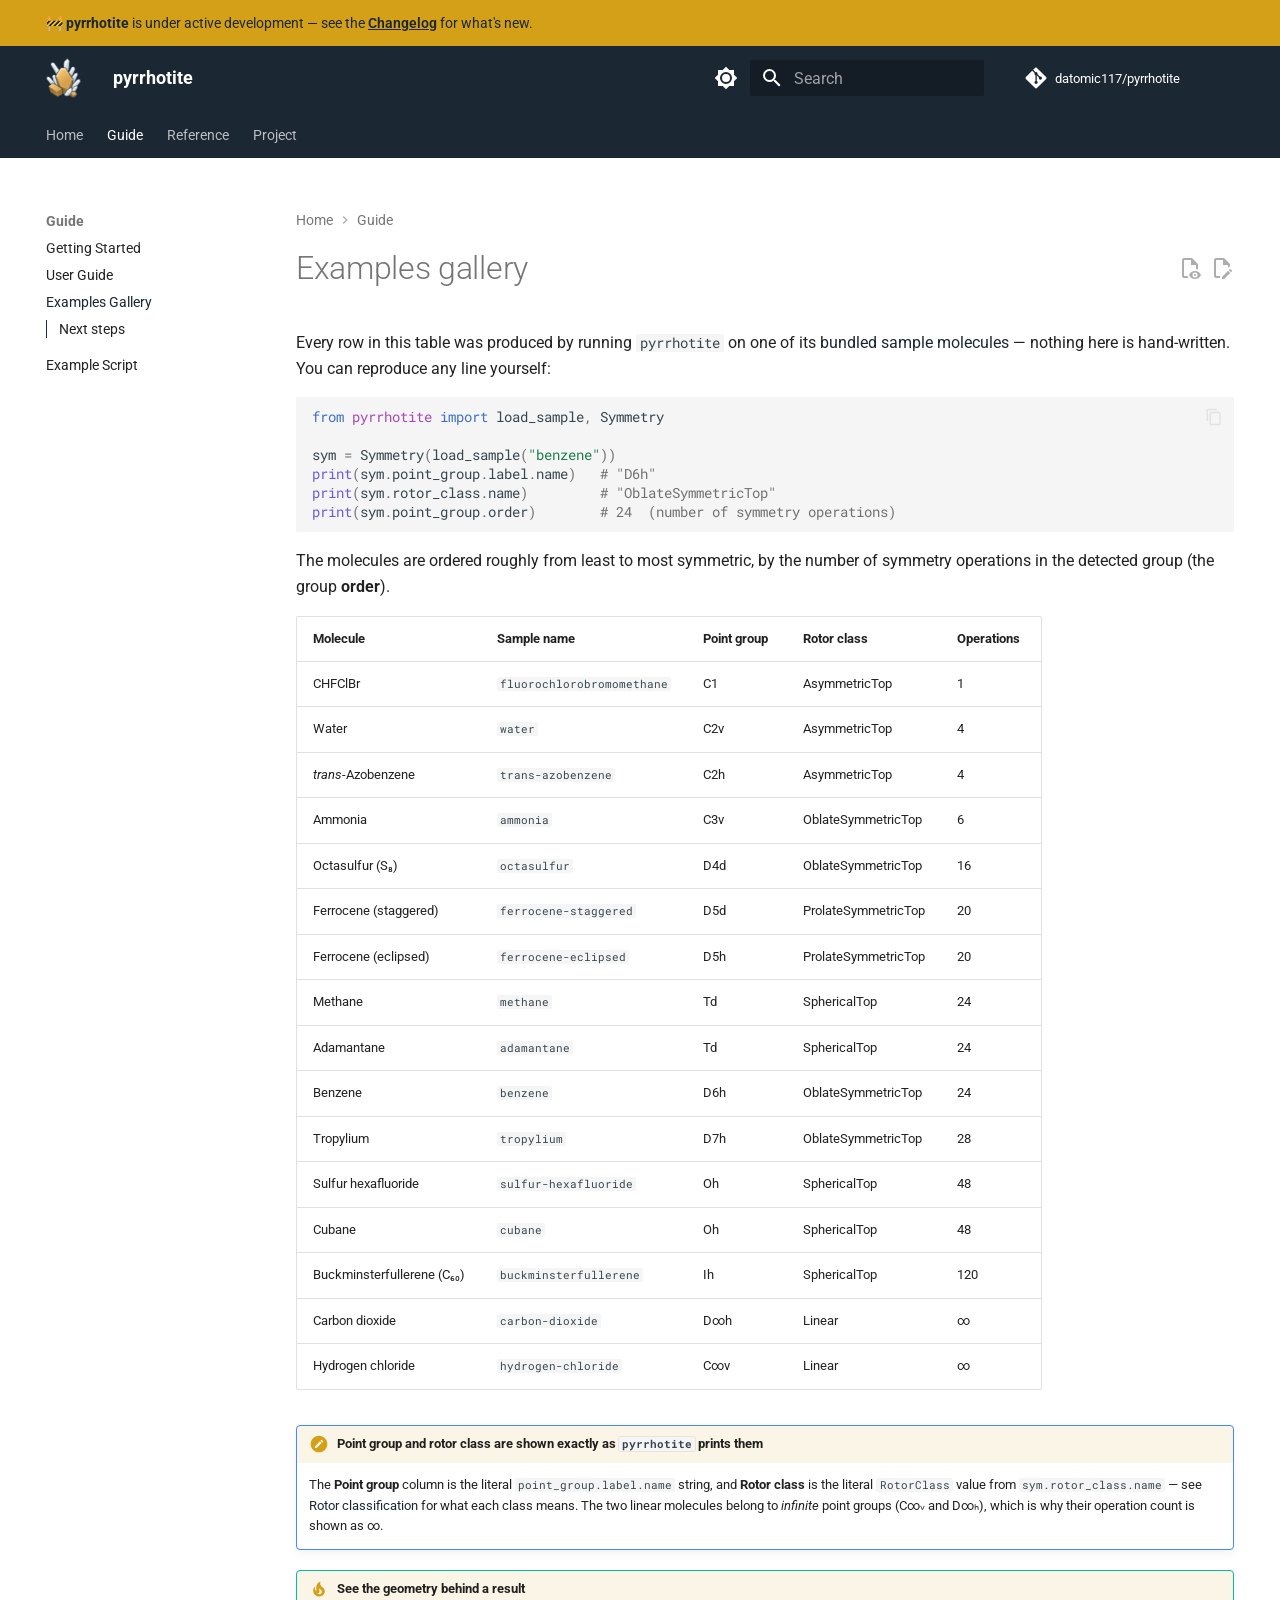
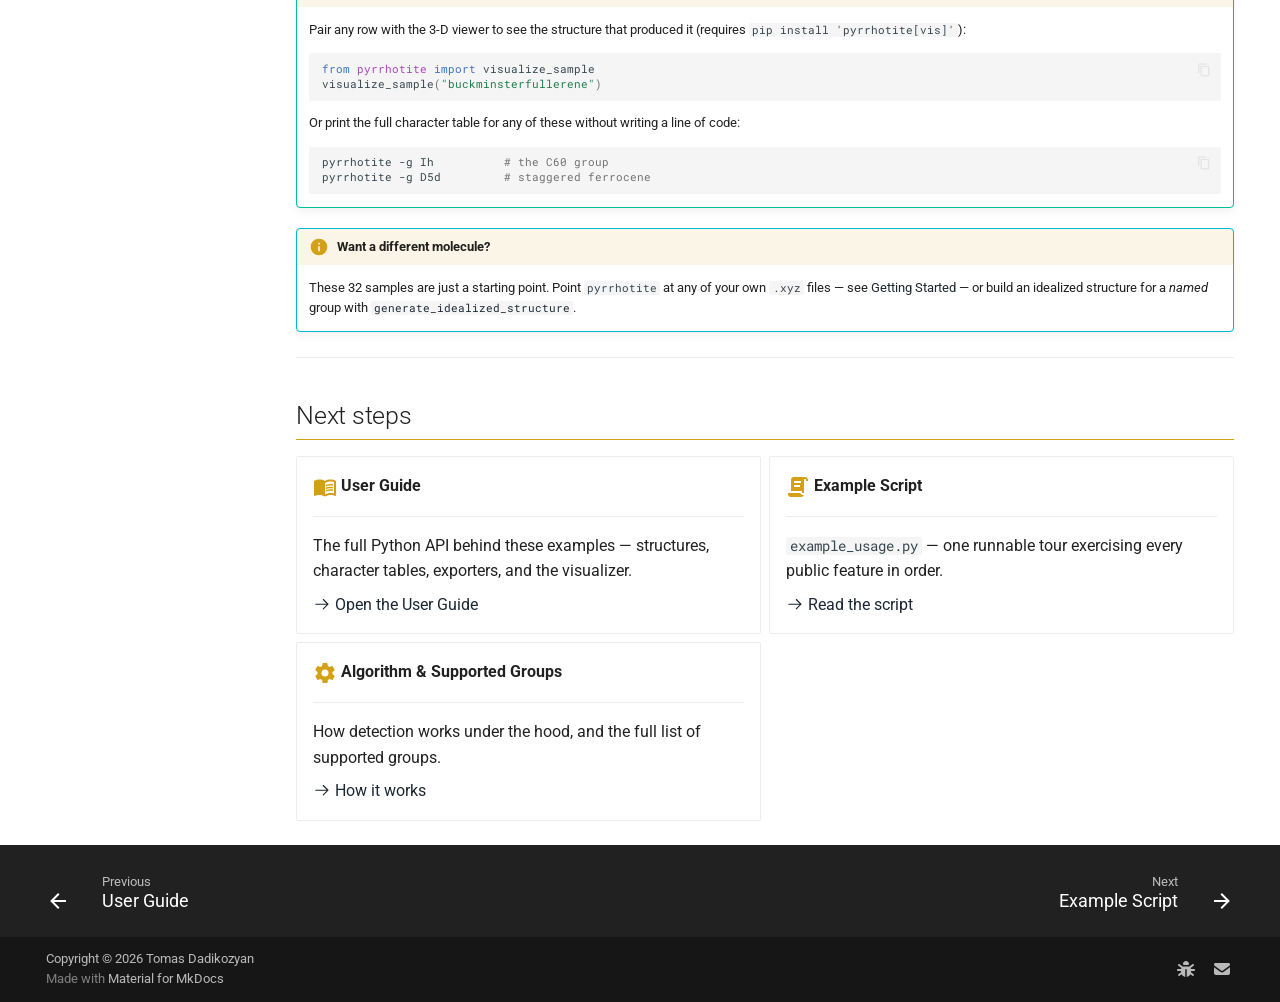
<file: gallery/index.html>
<!doctype html>
<html lang="en" class="no-js">
  <head>
    
      <meta charset="utf-8">
      <meta name="viewport" content="width=device-width,initial-scale=1">
      
        <meta name="description" content="Automatic Schoenflies point group determination, character table generation, and 3-D molecule visualization">
      
      
      
        <link rel="canonical" href="https://datomic117.github.io/pyrrhotite/gallery/">
      
      
        <link rel="prev" href="../user-guide/">
      
      
        <link rel="next" href="../example/">
      
      
        
      
      
      <link rel="icon" href="../assets/logo.png">
      <meta name="generator" content="mkdocs-1.6.1, mkdocs-material-9.7.6">
    
    
      
        <title>Examples Gallery - pyrrhotite</title>
      
    
    
      <link rel="stylesheet" href="../assets/stylesheets/main.484c7ddc.min.css">
      
        
        <link rel="stylesheet" href="../assets/stylesheets/palette.ab4e12ef.min.css">
      
      


    
    
      
    
    
      
        
        
        <link rel="preconnect" href="https://fonts.gstatic.com" crossorigin>
        <link rel="stylesheet" href="https://fonts.googleapis.com/css?family=Roboto:300,300i,400,400i,700,700i%7CRoboto+Mono:400,400i,700,700i&display=fallback">
        <style>:root{--md-text-font:"Roboto";--md-code-font:"Roboto Mono"}</style>
      
    
    
      <link rel="stylesheet" href="../assets/_mkdocstrings.css">
    
      <link rel="stylesheet" href="../stylesheets/extra.css">
    
    <script>__md_scope=new URL("..",location),__md_hash=e=>[...e].reduce(((e,_)=>(e<<5)-e+_.charCodeAt(0)),0),__md_get=(e,_=localStorage,t=__md_scope)=>JSON.parse(_.getItem(t.pathname+"."+e)),__md_set=(e,_,t=localStorage,a=__md_scope)=>{try{t.setItem(a.pathname+"."+e,JSON.stringify(_))}catch(e){}}</script>
    
      

    
    
  </head>
  
  
    
    
      
    
    
    
    
    <body dir="ltr" data-md-color-scheme="default" data-md-color-primary="custom" data-md-color-accent="custom">
  
    
    <input class="md-toggle" data-md-toggle="drawer" type="checkbox" id="__drawer" autocomplete="off">
    <input class="md-toggle" data-md-toggle="search" type="checkbox" id="__search" autocomplete="off">
    <label class="md-overlay" for="__drawer"></label>
    <div data-md-component="skip">
      
        
        <a href="#examples-gallery" class="md-skip">
          Skip to content
        </a>
      
    </div>
    <div data-md-component="announce">
      
        <aside class="md-banner">
          <div class="md-banner__inner md-grid md-typeset">
            
            
  <span>🚧 <strong>pyrrhotite</strong> is under active development —
  see the <a href="../changelog/">Changelog</a> for what's new.</span>

          </div>
          
        </aside>
      
    </div>
    
    
      

<header class="md-header" data-md-component="header">
  <nav class="md-header__inner md-grid" aria-label="Header">
    <a href=".." title="pyrrhotite" class="md-header__button md-logo" aria-label="pyrrhotite" data-md-component="logo">
      
  <img src="../assets/logo.png" alt="logo">

    </a>
    <label class="md-header__button md-icon" for="__drawer">
      
      <svg xmlns="http://www.w3.org/2000/svg" viewBox="0 0 24 24"><path d="M3 6h18v2H3zm0 5h18v2H3zm0 5h18v2H3z"/></svg>
    </label>
    <div class="md-header__title" data-md-component="header-title">
      <div class="md-header__ellipsis">
        <div class="md-header__topic">
          <span class="md-ellipsis">
            pyrrhotite
          </span>
        </div>
        <div class="md-header__topic" data-md-component="header-topic">
          <span class="md-ellipsis">
            
              Examples Gallery
            
          </span>
        </div>
      </div>
    </div>
    
      
        <form class="md-header__option" data-md-component="palette">
  
    
    
    
    <input class="md-option" data-md-color-media="" data-md-color-scheme="default" data-md-color-primary="custom" data-md-color-accent="custom"  aria-label="Switch to dark mode"  type="radio" name="__palette" id="__palette_0">
    
      <label class="md-header__button md-icon" title="Switch to dark mode" for="__palette_1" hidden>
        <svg xmlns="http://www.w3.org/2000/svg" viewBox="0 0 24 24"><path d="M12 8a4 4 0 0 0-4 4 4 4 0 0 0 4 4 4 4 0 0 0 4-4 4 4 0 0 0-4-4m0 10a6 6 0 0 1-6-6 6 6 0 0 1 6-6 6 6 0 0 1 6 6 6 6 0 0 1-6 6m8-9.31V4h-4.69L12 .69 8.69 4H4v4.69L.69 12 4 15.31V20h4.69L12 23.31 15.31 20H20v-4.69L23.31 12z"/></svg>
      </label>
    
  
    
    
    
    <input class="md-option" data-md-color-media="" data-md-color-scheme="slate" data-md-color-primary="custom" data-md-color-accent="custom"  aria-label="Switch to light mode"  type="radio" name="__palette" id="__palette_1">
    
      <label class="md-header__button md-icon" title="Switch to light mode" for="__palette_0" hidden>
        <svg xmlns="http://www.w3.org/2000/svg" viewBox="0 0 24 24"><path d="M12 18c-.89 0-1.74-.2-2.5-.55C11.56 16.5 13 14.42 13 12s-1.44-4.5-3.5-5.45C10.26 6.2 11.11 6 12 6a6 6 0 0 1 6 6 6 6 0 0 1-6 6m8-9.31V4h-4.69L12 .69 8.69 4H4v4.69L.69 12 4 15.31V20h4.69L12 23.31 15.31 20H20v-4.69L23.31 12z"/></svg>
      </label>
    
  
</form>
      
    
    
      <script>var palette=__md_get("__palette");if(palette&&palette.color){if("(prefers-color-scheme)"===palette.color.media){var media=matchMedia("(prefers-color-scheme: light)"),input=document.querySelector(media.matches?"[data-md-color-media='(prefers-color-scheme: light)']":"[data-md-color-media='(prefers-color-scheme: dark)']");palette.color.media=input.getAttribute("data-md-color-media"),palette.color.scheme=input.getAttribute("data-md-color-scheme"),palette.color.primary=input.getAttribute("data-md-color-primary"),palette.color.accent=input.getAttribute("data-md-color-accent")}for(var[key,value]of Object.entries(palette.color))document.body.setAttribute("data-md-color-"+key,value)}</script>
    
    
    
      
      
        <label class="md-header__button md-icon" for="__search">
          
          <svg xmlns="http://www.w3.org/2000/svg" viewBox="0 0 24 24"><path d="M9.5 3A6.5 6.5 0 0 1 16 9.5c0 1.61-.59 3.09-1.56 4.23l.27.27h.79l5 5-1.5 1.5-5-5v-.79l-.27-.27A6.52 6.52 0 0 1 9.5 16 6.5 6.5 0 0 1 3 9.5 6.5 6.5 0 0 1 9.5 3m0 2C7 5 5 7 5 9.5S7 14 9.5 14 14 12 14 9.5 12 5 9.5 5"/></svg>
        </label>
        <div class="md-search" data-md-component="search" role="dialog">
  <label class="md-search__overlay" for="__search"></label>
  <div class="md-search__inner" role="search">
    <form class="md-search__form" name="search">
      <input type="text" class="md-search__input" name="query" aria-label="Search" placeholder="Search" autocapitalize="off" autocorrect="off" autocomplete="off" spellcheck="false" data-md-component="search-query" required>
      <label class="md-search__icon md-icon" for="__search">
        
        <svg xmlns="http://www.w3.org/2000/svg" viewBox="0 0 24 24"><path d="M9.5 3A6.5 6.5 0 0 1 16 9.5c0 1.61-.59 3.09-1.56 4.23l.27.27h.79l5 5-1.5 1.5-5-5v-.79l-.27-.27A6.52 6.52 0 0 1 9.5 16 6.5 6.5 0 0 1 3 9.5 6.5 6.5 0 0 1 9.5 3m0 2C7 5 5 7 5 9.5S7 14 9.5 14 14 12 14 9.5 12 5 9.5 5"/></svg>
        
        <svg xmlns="http://www.w3.org/2000/svg" viewBox="0 0 24 24"><path d="M20 11v2H8l5.5 5.5-1.42 1.42L4.16 12l7.92-7.92L13.5 5.5 8 11z"/></svg>
      </label>
      <nav class="md-search__options" aria-label="Search">
        
          <a href="javascript:void(0)" class="md-search__icon md-icon" title="Share" aria-label="Share" data-clipboard data-clipboard-text="" data-md-component="search-share" tabindex="-1">
            
            <svg xmlns="http://www.w3.org/2000/svg" viewBox="0 0 24 24"><path d="M18 16.08c-.76 0-1.44.3-1.96.77L8.91 12.7c.05-.23.09-.46.09-.7s-.04-.47-.09-.7l7.05-4.11c.54.5 1.25.81 2.04.81a3 3 0 0 0 3-3 3 3 0 0 0-3-3 3 3 0 0 0-3 3c0 .24.04.47.09.7L8.04 9.81C7.5 9.31 6.79 9 6 9a3 3 0 0 0-3 3 3 3 0 0 0 3 3c.79 0 1.5-.31 2.04-.81l7.12 4.15c-.05.21-.08.43-.08.66 0 1.61 1.31 2.91 2.92 2.91s2.92-1.3 2.92-2.91A2.92 2.92 0 0 0 18 16.08"/></svg>
          </a>
        
        <button type="reset" class="md-search__icon md-icon" title="Clear" aria-label="Clear" tabindex="-1">
          
          <svg xmlns="http://www.w3.org/2000/svg" viewBox="0 0 24 24"><path d="M19 6.41 17.59 5 12 10.59 6.41 5 5 6.41 10.59 12 5 17.59 6.41 19 12 13.41 17.59 19 19 17.59 13.41 12z"/></svg>
        </button>
      </nav>
      
        <div class="md-search__suggest" data-md-component="search-suggest"></div>
      
    </form>
    <div class="md-search__output">
      <div class="md-search__scrollwrap" tabindex="0" data-md-scrollfix>
        <div class="md-search-result" data-md-component="search-result">
          <div class="md-search-result__meta">
            Initializing search
          </div>
          <ol class="md-search-result__list" role="presentation"></ol>
        </div>
      </div>
    </div>
  </div>
</div>
      
    
    
      <div class="md-header__source">
        <a href="https://github.com/datomic117/pyrrhotite" title="Go to repository" class="md-source" data-md-component="source">
  <div class="md-source__icon md-icon">
    
    <svg xmlns="http://www.w3.org/2000/svg" viewBox="0 0 448 512"><!--! Font Awesome Free 7.1.0 by @fontawesome - https://fontawesome.com License - https://fontawesome.com/license/free (Icons: CC BY 4.0, Fonts: SIL OFL 1.1, Code: MIT License) Copyright 2025 Fonticons, Inc.--><path d="M439.6 236.1 244 40.5c-5.4-5.5-12.8-8.5-20.4-8.5s-15 3-20.4 8.4L162.5 81l51.5 51.5c27.1-9.1 52.7 16.8 43.4 43.7l49.7 49.7c34.2-11.8 61.2 31 35.5 56.7-26.5 26.5-70.2-2.9-56-37.3L240.3 199v121.9c25.3 12.5 22.3 41.8 9.1 55-6.4 6.4-15.2 10.1-24.3 10.1s-17.8-3.6-24.3-10.1c-17.6-17.6-11.1-46.9 11.2-56v-123c-20.8-8.5-24.6-30.7-18.6-45L142.6 101 8.5 235.1C3 240.6 0 247.9 0 255.5s3 15 8.5 20.4l195.6 195.7c5.4 5.4 12.7 8.4 20.4 8.4s15-3 20.4-8.4l194.7-194.7c5.4-5.4 8.4-12.8 8.4-20.4s-3-15-8.4-20.4"/></svg>
  </div>
  <div class="md-source__repository">
    datomic117/pyrrhotite
  </div>
</a>
      </div>
    
  </nav>
  
</header>
    
    <div class="md-container" data-md-component="container">
      
      
        
          
            
<nav class="md-tabs" aria-label="Tabs" data-md-component="tabs">
  <div class="md-grid">
    <ul class="md-tabs__list">
      
        
  
  
  
  
    <li class="md-tabs__item">
      <a href=".." class="md-tabs__link">
        
  
  
    
  
  Home

      </a>
    </li>
  

      
        
  
  
  
    
  
  
    
    
      <li class="md-tabs__item md-tabs__item--active">
        <a href="../getting-started/" class="md-tabs__link">
          
  
  
  Guide

        </a>
      </li>
    
  

      
        
  
  
  
  
    
    
      <li class="md-tabs__item">
        <a href="../algorithm/" class="md-tabs__link">
          
  
  
  Reference

        </a>
      </li>
    
  

      
        
  
  
  
  
    
    
      <li class="md-tabs__item">
        <a href="../about/" class="md-tabs__link">
          
  
  
  Project

        </a>
      </li>
    
  

      
    </ul>
  </div>
</nav>
          
        
      
      <main class="md-main" data-md-component="main">
        <div class="md-main__inner md-grid">
          
            
              
              <div class="md-sidebar md-sidebar--primary" data-md-component="sidebar" data-md-type="navigation" >
                <div class="md-sidebar__scrollwrap">
                  <div class="md-sidebar__inner">
                    


  


  

<nav class="md-nav md-nav--primary md-nav--lifted md-nav--integrated" aria-label="Navigation" data-md-level="0">
  <label class="md-nav__title" for="__drawer">
    <a href=".." title="pyrrhotite" class="md-nav__button md-logo" aria-label="pyrrhotite" data-md-component="logo">
      
  <img src="../assets/logo.png" alt="logo">

    </a>
    pyrrhotite
  </label>
  
    <div class="md-nav__source">
      <a href="https://github.com/datomic117/pyrrhotite" title="Go to repository" class="md-source" data-md-component="source">
  <div class="md-source__icon md-icon">
    
    <svg xmlns="http://www.w3.org/2000/svg" viewBox="0 0 448 512"><!--! Font Awesome Free 7.1.0 by @fontawesome - https://fontawesome.com License - https://fontawesome.com/license/free (Icons: CC BY 4.0, Fonts: SIL OFL 1.1, Code: MIT License) Copyright 2025 Fonticons, Inc.--><path d="M439.6 236.1 244 40.5c-5.4-5.5-12.8-8.5-20.4-8.5s-15 3-20.4 8.4L162.5 81l51.5 51.5c27.1-9.1 52.7 16.8 43.4 43.7l49.7 49.7c34.2-11.8 61.2 31 35.5 56.7-26.5 26.5-70.2-2.9-56-37.3L240.3 199v121.9c25.3 12.5 22.3 41.8 9.1 55-6.4 6.4-15.2 10.1-24.3 10.1s-17.8-3.6-24.3-10.1c-17.6-17.6-11.1-46.9 11.2-56v-123c-20.8-8.5-24.6-30.7-18.6-45L142.6 101 8.5 235.1C3 240.6 0 247.9 0 255.5s3 15 8.5 20.4l195.6 195.7c5.4 5.4 12.7 8.4 20.4 8.4s15-3 20.4-8.4l194.7-194.7c5.4-5.4 8.4-12.8 8.4-20.4s-3-15-8.4-20.4"/></svg>
  </div>
  <div class="md-source__repository">
    datomic117/pyrrhotite
  </div>
</a>
    </div>
  
  <ul class="md-nav__list" data-md-scrollfix>
    
      
      
  
  
  
  
    <li class="md-nav__item">
      <a href=".." class="md-nav__link">
        
  
  
  <span class="md-ellipsis">
    
  
    Home
  

    
  </span>
  
  

      </a>
    </li>
  

    
      
      
  
  
    
  
  
  
    
    
    
    
      
        
        
      
      
        
      
    
    
    <li class="md-nav__item md-nav__item--active md-nav__item--section md-nav__item--nested">
      
        
        
        <input class="md-nav__toggle md-toggle " type="checkbox" id="__nav_2" checked>
        
          
          <label class="md-nav__link" for="__nav_2" id="__nav_2_label" tabindex="">
            
  
  
  <span class="md-ellipsis">
    
  
    Guide
  

    
  </span>
  
  

            <span class="md-nav__icon md-icon"></span>
          </label>
        
        <nav class="md-nav" data-md-level="1" aria-labelledby="__nav_2_label" aria-expanded="true">
          <label class="md-nav__title" for="__nav_2">
            <span class="md-nav__icon md-icon"></span>
            
  
    Guide
  

          </label>
          <ul class="md-nav__list" data-md-scrollfix>
            
              
                
  
  
  
  
    <li class="md-nav__item">
      <a href="../getting-started/" class="md-nav__link">
        
  
  
  <span class="md-ellipsis">
    
  
    Getting Started
  

    
  </span>
  
  

      </a>
    </li>
  

              
            
              
                
  
  
  
  
    <li class="md-nav__item">
      <a href="../user-guide/" class="md-nav__link">
        
  
  
  <span class="md-ellipsis">
    
  
    User Guide
  

    
  </span>
  
  

      </a>
    </li>
  

              
            
              
                
  
  
    
  
  
  
    <li class="md-nav__item md-nav__item--active">
      
      <input class="md-nav__toggle md-toggle" type="checkbox" id="__toc">
      
      
        
      
      
        <label class="md-nav__link md-nav__link--active" for="__toc">
          
  
  
  <span class="md-ellipsis">
    
  
    Examples Gallery
  

    
  </span>
  
  

          <span class="md-nav__icon md-icon"></span>
        </label>
      
      <a href="./" class="md-nav__link md-nav__link--active">
        
  
  
  <span class="md-ellipsis">
    
  
    Examples Gallery
  

    
  </span>
  
  

      </a>
      
        

<nav class="md-nav md-nav--secondary" aria-label="Table of contents">
  
  
  
    
  
  
    <label class="md-nav__title" for="__toc">
      <span class="md-nav__icon md-icon"></span>
      Table of contents
    </label>
    <ul class="md-nav__list" data-md-component="toc" data-md-scrollfix>
      
        <li class="md-nav__item">
  <a href="#next-steps" class="md-nav__link">
    <span class="md-ellipsis">
      
        Next steps
      
    </span>
  </a>
  
</li>
      
    </ul>
  
</nav>
      
    </li>
  

              
            
              
                
  
  
  
  
    <li class="md-nav__item">
      <a href="../example/" class="md-nav__link">
        
  
  
  <span class="md-ellipsis">
    
  
    Example Script
  

    
  </span>
  
  

      </a>
    </li>
  

              
            
          </ul>
        </nav>
      
    </li>
  

    
      
      
  
  
  
  
    
    
    
    
      
      
        
      
    
    
    <li class="md-nav__item md-nav__item--nested">
      
        
        
          
        
        <input class="md-nav__toggle md-toggle md-toggle--indeterminate" type="checkbox" id="__nav_3" >
        
          
          <label class="md-nav__link" for="__nav_3" id="__nav_3_label" tabindex="0">
            
  
  
  <span class="md-ellipsis">
    
  
    Reference
  

    
  </span>
  
  

            <span class="md-nav__icon md-icon"></span>
          </label>
        
        <nav class="md-nav" data-md-level="1" aria-labelledby="__nav_3_label" aria-expanded="false">
          <label class="md-nav__title" for="__nav_3">
            <span class="md-nav__icon md-icon"></span>
            
  
    Reference
  

          </label>
          <ul class="md-nav__list" data-md-scrollfix>
            
              
                
  
  
  
  
    <li class="md-nav__item">
      <a href="../algorithm/" class="md-nav__link">
        
  
  
  <span class="md-ellipsis">
    
  
    Algorithm & Supported Groups
  

    
  </span>
  
  

      </a>
    </li>
  

              
            
              
                
  
  
  
  
    <li class="md-nav__item">
      <a href="../api/" class="md-nav__link">
        
  
  
  <span class="md-ellipsis">
    
  
    API Reference
  

    
  </span>
  
  

      </a>
    </li>
  

              
            
              
                
  
  
  
  
    <li class="md-nav__item">
      <a href="../glossary/" class="md-nav__link">
        
  
  
  <span class="md-ellipsis">
    
  
    Glossary
  

    
  </span>
  
  

      </a>
    </li>
  

              
            
          </ul>
        </nav>
      
    </li>
  

    
      
      
  
  
  
  
    
    
    
    
      
      
        
      
    
    
    <li class="md-nav__item md-nav__item--nested">
      
        
        
          
        
        <input class="md-nav__toggle md-toggle md-toggle--indeterminate" type="checkbox" id="__nav_4" >
        
          
          <label class="md-nav__link" for="__nav_4" id="__nav_4_label" tabindex="0">
            
  
  
  <span class="md-ellipsis">
    
  
    Project
  

    
  </span>
  
  

            <span class="md-nav__icon md-icon"></span>
          </label>
        
        <nav class="md-nav" data-md-level="1" aria-labelledby="__nav_4_label" aria-expanded="false">
          <label class="md-nav__title" for="__nav_4">
            <span class="md-nav__icon md-icon"></span>
            
  
    Project
  

          </label>
          <ul class="md-nav__list" data-md-scrollfix>
            
              
                
  
  
  
  
    <li class="md-nav__item">
      <a href="../about/" class="md-nav__link">
        
  
  
  <span class="md-ellipsis">
    
  
    About
  

    
  </span>
  
  

      </a>
    </li>
  

              
            
              
                
  
  
  
  
    <li class="md-nav__item">
      <a href="../changelog/" class="md-nav__link">
        
  
  
  <span class="md-ellipsis">
    
  
    Changelog
  

    
  </span>
  
  

      </a>
    </li>
  

              
            
          </ul>
        </nav>
      
    </li>
  

    
  </ul>
</nav>
                  </div>
                </div>
              </div>
            
            
          
          
            <div class="md-content" data-md-component="content">
              
                



  


  <nav class="md-path" aria-label="Navigation" >
    <ol class="md-path__list">
      
        
  
  
    <li class="md-path__item">
      <a href=".." class="md-path__link">
        
  <span class="md-ellipsis">
    Home
  </span>

      </a>
    </li>
  

      
      
        
  
  
    
    
      <li class="md-path__item">
        <a href="../getting-started/" class="md-path__link">
          
  <span class="md-ellipsis">
    Guide
  </span>

        </a>
      </li>
    
  

      
    </ol>
  </nav>

              
              <article class="md-content__inner md-typeset">
                
                  


  
    <a href="https://github.com/datomic117/pyrrhotite/edit/main/docs/gallery.md" title="Edit this page" class="md-content__button md-icon" rel="edit">
      
      <svg xmlns="http://www.w3.org/2000/svg" viewBox="0 0 24 24"><path d="M10 20H6V4h7v5h5v3.1l2-2V8l-6-6H6c-1.1 0-2 .9-2 2v16c0 1.1.9 2 2 2h4zm10.2-7c.1 0 .3.1.4.2l1.3 1.3c.2.2.2.6 0 .8l-1 1-2.1-2.1 1-1c.1-.1.2-.2.4-.2m0 3.9L14.1 23H12v-2.1l6.1-6.1z"/></svg>
    </a>
  
  
    
      
    
    <a href="https://github.com/datomic117/pyrrhotite/raw/main/docs/gallery.md" title="View source of this page" class="md-content__button md-icon">
      
      <svg xmlns="http://www.w3.org/2000/svg" viewBox="0 0 24 24"><path d="M17 18c.56 0 1 .44 1 1s-.44 1-1 1-1-.44-1-1 .44-1 1-1m0-3c-2.73 0-5.06 1.66-6 4 .94 2.34 3.27 4 6 4s5.06-1.66 6-4c-.94-2.34-3.27-4-6-4m0 6.5a2.5 2.5 0 0 1-2.5-2.5 2.5 2.5 0 0 1 2.5-2.5 2.5 2.5 0 0 1 2.5 2.5 2.5 2.5 0 0 1-2.5 2.5M9.27 20H6V4h7v5h5v4.07c.7.08 1.36.25 2 .49V8l-6-6H6a2 2 0 0 0-2 2v16a2 2 0 0 0 2 2h4.5a8.2 8.2 0 0 1-1.23-2"/></svg>
    </a>
  


<h1 id="examples-gallery">Examples gallery</h1>
<p>Every row in this table was produced by running <code>pyrrhotite</code> on one of its
<a href="../user-guide/#sample-molecules">bundled sample molecules</a> — nothing here is
hand-written. You can reproduce any line yourself:</p>
<div class="highlight"><pre><span></span><code><span class="kn">from</span><span class="w"> </span><span class="nn">pyrrhotite</span><span class="w"> </span><span class="kn">import</span> <span class="n">load_sample</span><span class="p">,</span> <span class="n">Symmetry</span>

<span class="n">sym</span> <span class="o">=</span> <span class="n">Symmetry</span><span class="p">(</span><span class="n">load_sample</span><span class="p">(</span><span class="s2">&quot;benzene&quot;</span><span class="p">))</span>
<span class="nb">print</span><span class="p">(</span><span class="n">sym</span><span class="o">.</span><span class="n">point_group</span><span class="o">.</span><span class="n">label</span><span class="o">.</span><span class="n">name</span><span class="p">)</span>   <span class="c1"># &quot;D6h&quot;</span>
<span class="nb">print</span><span class="p">(</span><span class="n">sym</span><span class="o">.</span><span class="n">rotor_class</span><span class="o">.</span><span class="n">name</span><span class="p">)</span>         <span class="c1"># &quot;OblateSymmetricTop&quot;</span>
<span class="nb">print</span><span class="p">(</span><span class="n">sym</span><span class="o">.</span><span class="n">point_group</span><span class="o">.</span><span class="n">order</span><span class="p">)</span>        <span class="c1"># 24  (number of symmetry operations)</span>
</code></pre></div>
<p>The molecules are ordered roughly from least to most symmetric, by the number
of symmetry operations in the detected group (the group <strong>order</strong>).</p>
<table>
<thead>
<tr>
<th>Molecule</th>
<th>Sample name</th>
<th>Point group</th>
<th>Rotor class</th>
<th>Operations</th>
</tr>
</thead>
<tbody>
<tr>
<td>CHFClBr</td>
<td><code>fluorochlorobromomethane</code></td>
<td>C1</td>
<td>AsymmetricTop</td>
<td>1</td>
</tr>
<tr>
<td>Water</td>
<td><code>water</code></td>
<td>C2v</td>
<td>AsymmetricTop</td>
<td>4</td>
</tr>
<tr>
<td><em>trans</em>-Azobenzene</td>
<td><code>trans-azobenzene</code></td>
<td>C2h</td>
<td>AsymmetricTop</td>
<td>4</td>
</tr>
<tr>
<td>Ammonia</td>
<td><code>ammonia</code></td>
<td>C3v</td>
<td>OblateSymmetricTop</td>
<td>6</td>
</tr>
<tr>
<td>Octasulfur (S₈)</td>
<td><code>octasulfur</code></td>
<td>D4d</td>
<td>OblateSymmetricTop</td>
<td>16</td>
</tr>
<tr>
<td>Ferrocene (staggered)</td>
<td><code>ferrocene-staggered</code></td>
<td>D5d</td>
<td>ProlateSymmetricTop</td>
<td>20</td>
</tr>
<tr>
<td>Ferrocene (eclipsed)</td>
<td><code>ferrocene-eclipsed</code></td>
<td>D5h</td>
<td>ProlateSymmetricTop</td>
<td>20</td>
</tr>
<tr>
<td>Methane</td>
<td><code>methane</code></td>
<td>Td</td>
<td>SphericalTop</td>
<td>24</td>
</tr>
<tr>
<td>Adamantane</td>
<td><code>adamantane</code></td>
<td>Td</td>
<td>SphericalTop</td>
<td>24</td>
</tr>
<tr>
<td>Benzene</td>
<td><code>benzene</code></td>
<td>D6h</td>
<td>OblateSymmetricTop</td>
<td>24</td>
</tr>
<tr>
<td>Tropylium</td>
<td><code>tropylium</code></td>
<td>D7h</td>
<td>OblateSymmetricTop</td>
<td>28</td>
</tr>
<tr>
<td>Sulfur hexafluoride</td>
<td><code>sulfur-hexafluoride</code></td>
<td>Oh</td>
<td>SphericalTop</td>
<td>48</td>
</tr>
<tr>
<td>Cubane</td>
<td><code>cubane</code></td>
<td>Oh</td>
<td>SphericalTop</td>
<td>48</td>
</tr>
<tr>
<td>Buckminsterfullerene (C₆₀)</td>
<td><code>buckminsterfullerene</code></td>
<td>Ih</td>
<td>SphericalTop</td>
<td>120</td>
</tr>
<tr>
<td>Carbon dioxide</td>
<td><code>carbon-dioxide</code></td>
<td>D∞h</td>
<td>Linear</td>
<td>∞</td>
</tr>
<tr>
<td>Hydrogen chloride</td>
<td><code>hydrogen-chloride</code></td>
<td>C∞v</td>
<td>Linear</td>
<td>∞</td>
</tr>
</tbody>
</table>
<div class="admonition note">
<p class="admonition-title">Point group and rotor class are shown exactly as <code>pyrrhotite</code> prints them</p>
<p>The <strong>Point group</strong> column is the literal <code>point_group.label.name</code> string,
and <strong>Rotor class</strong> is the literal <code>RotorClass</code> value from
<code>sym.rotor_class.name</code> — see
<a href="../user-guide/#rotor-classification-and-principal-axes">Rotor classification</a>
for what each class means. The two linear molecules belong to <em>infinite</em>
point groups (C∞ᵥ and D∞ₕ), which is why their operation count is shown as ∞.</p>
</div>
<div class="admonition tip">
<p class="admonition-title">See the geometry behind a result</p>
<p>Pair any row with the 3-D viewer to see the structure that produced it
(requires <code>pip install 'pyrrhotite[vis]'</code>):</p>
<div class="highlight"><pre><span></span><code><span class="kn">from</span><span class="w"> </span><span class="nn">pyrrhotite</span><span class="w"> </span><span class="kn">import</span> <span class="n">visualize_sample</span>
<span class="n">visualize_sample</span><span class="p">(</span><span class="s2">&quot;buckminsterfullerene&quot;</span><span class="p">)</span>
</code></pre></div>
<p>Or print the full character table for any of these without writing a line
of code:</p>
<div class="highlight"><pre><span></span><code>pyrrhotite<span class="w"> </span>-g<span class="w"> </span>Ih<span class="w">          </span><span class="c1"># the C60 group</span>
pyrrhotite<span class="w"> </span>-g<span class="w"> </span>D5d<span class="w">         </span><span class="c1"># staggered ferrocene</span>
</code></pre></div>
</div>
<div class="admonition info">
<p class="admonition-title">Want a different molecule?</p>
<p>These 32 samples are just a starting point. Point <code>pyrrhotite</code> at any of
your own <code>.xyz</code> files — see <a href="../getting-started/">Getting Started</a> — or build
an idealized structure for a <em>named</em> group with
<a href="../user-guide/#generating-idealized-structures"><code>generate_idealized_structure</code></a>.</p>
</div>
<hr />
<h2 id="next-steps">Next steps</h2>
<div class="grid cards">
<ul>
<li>
<p><span class="twemoji lg middle"><svg xmlns="http://www.w3.org/2000/svg" viewBox="0 0 24 24"><path d="M12 21.5c-1.35-.85-3.8-1.5-5.5-1.5-1.65 0-3.35.3-4.75 1.05-.1.05-.15.05-.25.05-.25 0-.5-.25-.5-.5V6c.6-.45 1.25-.75 2-1 1.11-.35 2.33-.5 3.5-.5 1.95 0 4.05.4 5.5 1.5 1.45-1.1 3.55-1.5 5.5-1.5 1.17 0 2.39.15 3.5.5.75.25 1.4.55 2 1v14.6c0 .25-.25.5-.5.5-.1 0-.15 0-.25-.05-1.4-.75-3.1-1.05-4.75-1.05-1.7 0-4.15.65-5.5 1.5M12 8v11.5c1.35-.85 3.8-1.5 5.5-1.5 1.2 0 2.4.15 3.5.5V7c-1.1-.35-2.3-.5-3.5-.5-1.7 0-4.15.65-5.5 1.5m1 3.5c1.11-.68 2.6-1 4.5-1 .91 0 1.76.09 2.5.28V9.23c-.87-.15-1.71-.23-2.5-.23q-2.655 0-4.5.84zm4.5.17c-1.71 0-3.21.26-4.5.79v1.69c1.11-.65 2.6-.99 4.5-.99 1.04 0 1.88.08 2.5.24v-1.5c-.87-.16-1.71-.23-2.5-.23m2.5 2.9c-.87-.16-1.71-.24-2.5-.24-1.83 0-3.33.27-4.5.8v1.69c1.11-.66 2.6-.99 4.5-.99 1.04 0 1.88.08 2.5.24z"/></svg></span> <strong>User Guide</strong></p>
<hr />
<p>The full Python API behind these examples — structures, character tables,
exporters, and the visualizer.</p>
<p><a href="../user-guide/"><span class="twemoji"><svg xmlns="http://www.w3.org/2000/svg" viewBox="0 0 24 24"><path d="M13.22 19.03a.75.75 0 0 1 0-1.06L18.19 13H3.75a.75.75 0 0 1 0-1.5h14.44l-4.97-4.97a.749.749 0 0 1 .326-1.275.75.75 0 0 1 .734.215l6.25 6.25a.75.75 0 0 1 0 1.06l-6.25 6.25a.75.75 0 0 1-1.06 0"/></svg></span> Open the User Guide</a></p>
</li>
<li>
<p><span class="twemoji lg middle"><svg xmlns="http://www.w3.org/2000/svg" viewBox="0 0 24 24"><path d="M17.8 20c-.4 1.2-1.5 2-2.8 2H5c-1.7 0-3-1.3-3-3v-1h12.2c.4 1.2 1.5 2 2.8 2zM19 2c1.7 0 3 1.3 3 3v1h-2V5c0-.6-.4-1-1-1s-1 .4-1 1v13h-1c-.6 0-1-.4-1-1v-1H5V5c0-1.7 1.3-3 3-3zM8 6v2h7V6zm0 4v2h6v-2z"/></svg></span> <strong>Example Script</strong></p>
<hr />
<p><code>example_usage.py</code> — one runnable tour exercising every public feature in
order.</p>
<p><a href="../example/"><span class="twemoji"><svg xmlns="http://www.w3.org/2000/svg" viewBox="0 0 24 24"><path d="M13.22 19.03a.75.75 0 0 1 0-1.06L18.19 13H3.75a.75.75 0 0 1 0-1.5h14.44l-4.97-4.97a.749.749 0 0 1 .326-1.275.75.75 0 0 1 .734.215l6.25 6.25a.75.75 0 0 1 0 1.06l-6.25 6.25a.75.75 0 0 1-1.06 0"/></svg></span> Read the script</a></p>
</li>
<li>
<p><span class="twemoji lg middle"><svg xmlns="http://www.w3.org/2000/svg" viewBox="0 0 24 24"><path d="M12 15.5A3.5 3.5 0 0 1 8.5 12 3.5 3.5 0 0 1 12 8.5a3.5 3.5 0 0 1 3.5 3.5 3.5 3.5 0 0 1-3.5 3.5m7.43-2.53c.04-.32.07-.64.07-.97s-.03-.66-.07-1l2.11-1.63c.19-.15.24-.42.12-.64l-2-3.46c-.12-.22-.39-.31-.61-.22l-2.49 1c-.52-.39-1.06-.73-1.69-.98l-.37-2.65A.506.506 0 0 0 14 2h-4c-.25 0-.46.18-.5.42l-.37 2.65c-.63.25-1.17.59-1.69.98l-2.49-1c-.22-.09-.49 0-.61.22l-2 3.46c-.13.22-.07.49.12.64L4.57 11c-.04.34-.07.67-.07 1s.03.65.07.97l-2.11 1.66c-.19.15-.25.42-.12.64l2 3.46c.12.22.39.3.61.22l2.49-1.01c.52.4 1.06.74 1.69.99l.37 2.65c.04.24.25.42.5.42h4c.25 0 .46-.18.5-.42l.37-2.65c.63-.26 1.17-.59 1.69-.99l2.49 1.01c.22.08.49 0 .61-.22l2-3.46c.12-.22.07-.49-.12-.64z"/></svg></span> <strong>Algorithm &amp; Supported Groups</strong></p>
<hr />
<p>How detection works under the hood, and the full list of supported groups.</p>
<p><a href="../algorithm/"><span class="twemoji"><svg xmlns="http://www.w3.org/2000/svg" viewBox="0 0 24 24"><path d="M13.22 19.03a.75.75 0 0 1 0-1.06L18.19 13H3.75a.75.75 0 0 1 0-1.5h14.44l-4.97-4.97a.749.749 0 0 1 .326-1.275.75.75 0 0 1 .734.215l6.25 6.25a.75.75 0 0 1 0 1.06l-6.25 6.25a.75.75 0 0 1-1.06 0"/></svg></span> How it works</a></p>
</li>
</ul>
</div>












                
              </article>
            </div>
          
          
  <script>var tabs=__md_get("__tabs");if(Array.isArray(tabs))e:for(var set of document.querySelectorAll(".tabbed-set")){var labels=set.querySelector(".tabbed-labels");for(var tab of tabs)for(var label of labels.getElementsByTagName("label"))if(label.innerText.trim()===tab){var input=document.getElementById(label.htmlFor);input.checked=!0;continue e}}</script>

<script>var target=document.getElementById(location.hash.slice(1));target&&target.name&&(target.checked=target.name.startsWith("__tabbed_"))</script>
        </div>
        
          <button type="button" class="md-top md-icon" data-md-component="top" hidden>
  
  <svg xmlns="http://www.w3.org/2000/svg" viewBox="0 0 24 24"><path d="M13 20h-2V8l-5.5 5.5-1.42-1.42L12 4.16l7.92 7.92-1.42 1.42L13 8z"/></svg>
  Back to top
</button>
        
      </main>
      
        <footer class="md-footer">
  
    
      
      <nav class="md-footer__inner md-grid" aria-label="Footer" >
        
          
          <a href="../user-guide/" class="md-footer__link md-footer__link--prev" aria-label="Previous: User Guide">
            <div class="md-footer__button md-icon">
              
              <svg xmlns="http://www.w3.org/2000/svg" viewBox="0 0 24 24"><path d="M20 11v2H8l5.5 5.5-1.42 1.42L4.16 12l7.92-7.92L13.5 5.5 8 11z"/></svg>
            </div>
            <div class="md-footer__title">
              <span class="md-footer__direction">
                Previous
              </span>
              <div class="md-ellipsis">
                User Guide
              </div>
            </div>
          </a>
        
        
          
          <a href="../example/" class="md-footer__link md-footer__link--next" aria-label="Next: Example Script">
            <div class="md-footer__title">
              <span class="md-footer__direction">
                Next
              </span>
              <div class="md-ellipsis">
                Example Script
              </div>
            </div>
            <div class="md-footer__button md-icon">
              
              <svg xmlns="http://www.w3.org/2000/svg" viewBox="0 0 24 24"><path d="M4 11v2h12l-5.5 5.5 1.42 1.42L19.84 12l-7.92-7.92L10.5 5.5 16 11z"/></svg>
            </div>
          </a>
        
      </nav>
    
  
  <div class="md-footer-meta md-typeset">
    <div class="md-footer-meta__inner md-grid">
      <div class="md-copyright">
  
    <div class="md-copyright__highlight">
      Copyright &copy; 2026 Tomas Dadikozyan
    </div>
  
  
    Made with
    <a href="https://squidfunk.github.io/mkdocs-material/" target="_blank" rel="noopener">
      Material for MkDocs
    </a>
  
</div>
      
        
<div class="md-social">
  
    
    
    
    
    <a href="https://github.com/datomic117/pyrrhotite/issues" target="_blank" rel="noopener" title="Report an issue" class="md-social__link">
      <svg xmlns="http://www.w3.org/2000/svg" viewBox="0 0 576 512"><!--! Font Awesome Free 7.1.0 by @fontawesome - https://fontawesome.com License - https://fontawesome.com/license/free (Icons: CC BY 4.0, Fonts: SIL OFL 1.1, Code: MIT License) Copyright 2025 Fonticons, Inc.--><path d="M192 96c0-53 43-96 96-96s96 43 96 96v3.6c0 15.7-12.7 28.4-28.4 28.4H220.5c-15.7 0-28.4-12.7-28.4-28.4V96zm345.6 12.8c10.6 14.1 7.7 34.2-6.4 44.8l-97.8 73.3c5.3 8.9 9.3 18.7 11.8 29.1H544c17.7 0 32 14.3 32 32s-14.3 32-32 32h-96v32c0 2.6-.1 5.3-.2 7.9l83.4 62.5c14.1 10.6 17 30.7 6.4 44.8s-30.7 17-44.8 6.4l-63.1-47.3c-23.2 44.2-66.5 76.2-117.7 83.9V280c0-13.3-10.7-24-24-24s-24 10.7-24 24v230.2c-51.2-7.7-94.5-39.7-117.7-83.9l-63.1 47.3c-14.1 10.6-34.2 7.7-44.8-6.4s-7.7-34.2 6.4-44.8l83.4-62.5c-.1-2.6-.2-5.2-.2-7.9v-32H32c-17.7 0-32-14.3-32-32s14.3-32 32-32h98.8c2.5-10.4 6.5-20.2 11.8-29.1l-97.8-73.3c-14.1-10.6-17-30.7-6.4-44.8s30.7-17 44.8-6.4L192 184c12.3-5.1 25.8-8 40-8h112c14.2 0 27.7 2.8 40 8l108.8-81.6c14.1-10.6 34.2-7.7 44.8 6.4"/></svg>
    </a>
  
    
    
    
    
    <a href="https://datomic117.github.io/pyrrhotite/about/#contact" target="_blank" rel="noopener" title="Contact the maintainer" class="md-social__link">
      <svg xmlns="http://www.w3.org/2000/svg" viewBox="0 0 512 512"><!--! Font Awesome Free 7.1.0 by @fontawesome - https://fontawesome.com License - https://fontawesome.com/license/free (Icons: CC BY 4.0, Fonts: SIL OFL 1.1, Code: MIT License) Copyright 2025 Fonticons, Inc.--><path d="M48 64C21.5 64 0 85.5 0 112c0 15.1 7.1 29.3 19.2 38.4l208 156a48 48 0 0 0 57.6 0l208-156c12.1-9.1 19.2-23.3 19.2-38.4 0-26.5-21.5-48-48-48zM0 196v188c0 35.3 28.7 64 64 64h384c35.3 0 64-28.7 64-64V196L313.6 344.8c-34.1 25.6-81.1 25.6-115.2 0z"/></svg>
    </a>
  
</div>
      
    </div>
  </div>
</footer>
      
    </div>
    <div class="md-dialog" data-md-component="dialog">
      <div class="md-dialog__inner md-typeset"></div>
    </div>
    
    
    
      
      
      <script id="__config" type="application/json">{"annotate": null, "base": "..", "features": ["navigation.tabs", "navigation.top", "navigation.sections", "navigation.expand", "navigation.footer", "navigation.path", "toc.integrate", "search.suggest", "search.highlight", "search.share", "content.code.copy", "content.tabs.link", "content.tooltips", "content.action.edit", "content.action.view"], "search": "../assets/javascripts/workers/search.2c215733.min.js", "tags": null, "translations": {"clipboard.copied": "Copied to clipboard", "clipboard.copy": "Copy to clipboard", "search.result.more.one": "1 more on this page", "search.result.more.other": "# more on this page", "search.result.none": "No matching documents", "search.result.one": "1 matching document", "search.result.other": "# matching documents", "search.result.placeholder": "Type to start searching", "search.result.term.missing": "Missing", "select.version": "Select version"}, "version": null}</script>
    
    
      <script src="../assets/javascripts/bundle.79ae519e.min.js"></script>
      
    
  </body>
</html>
</file>
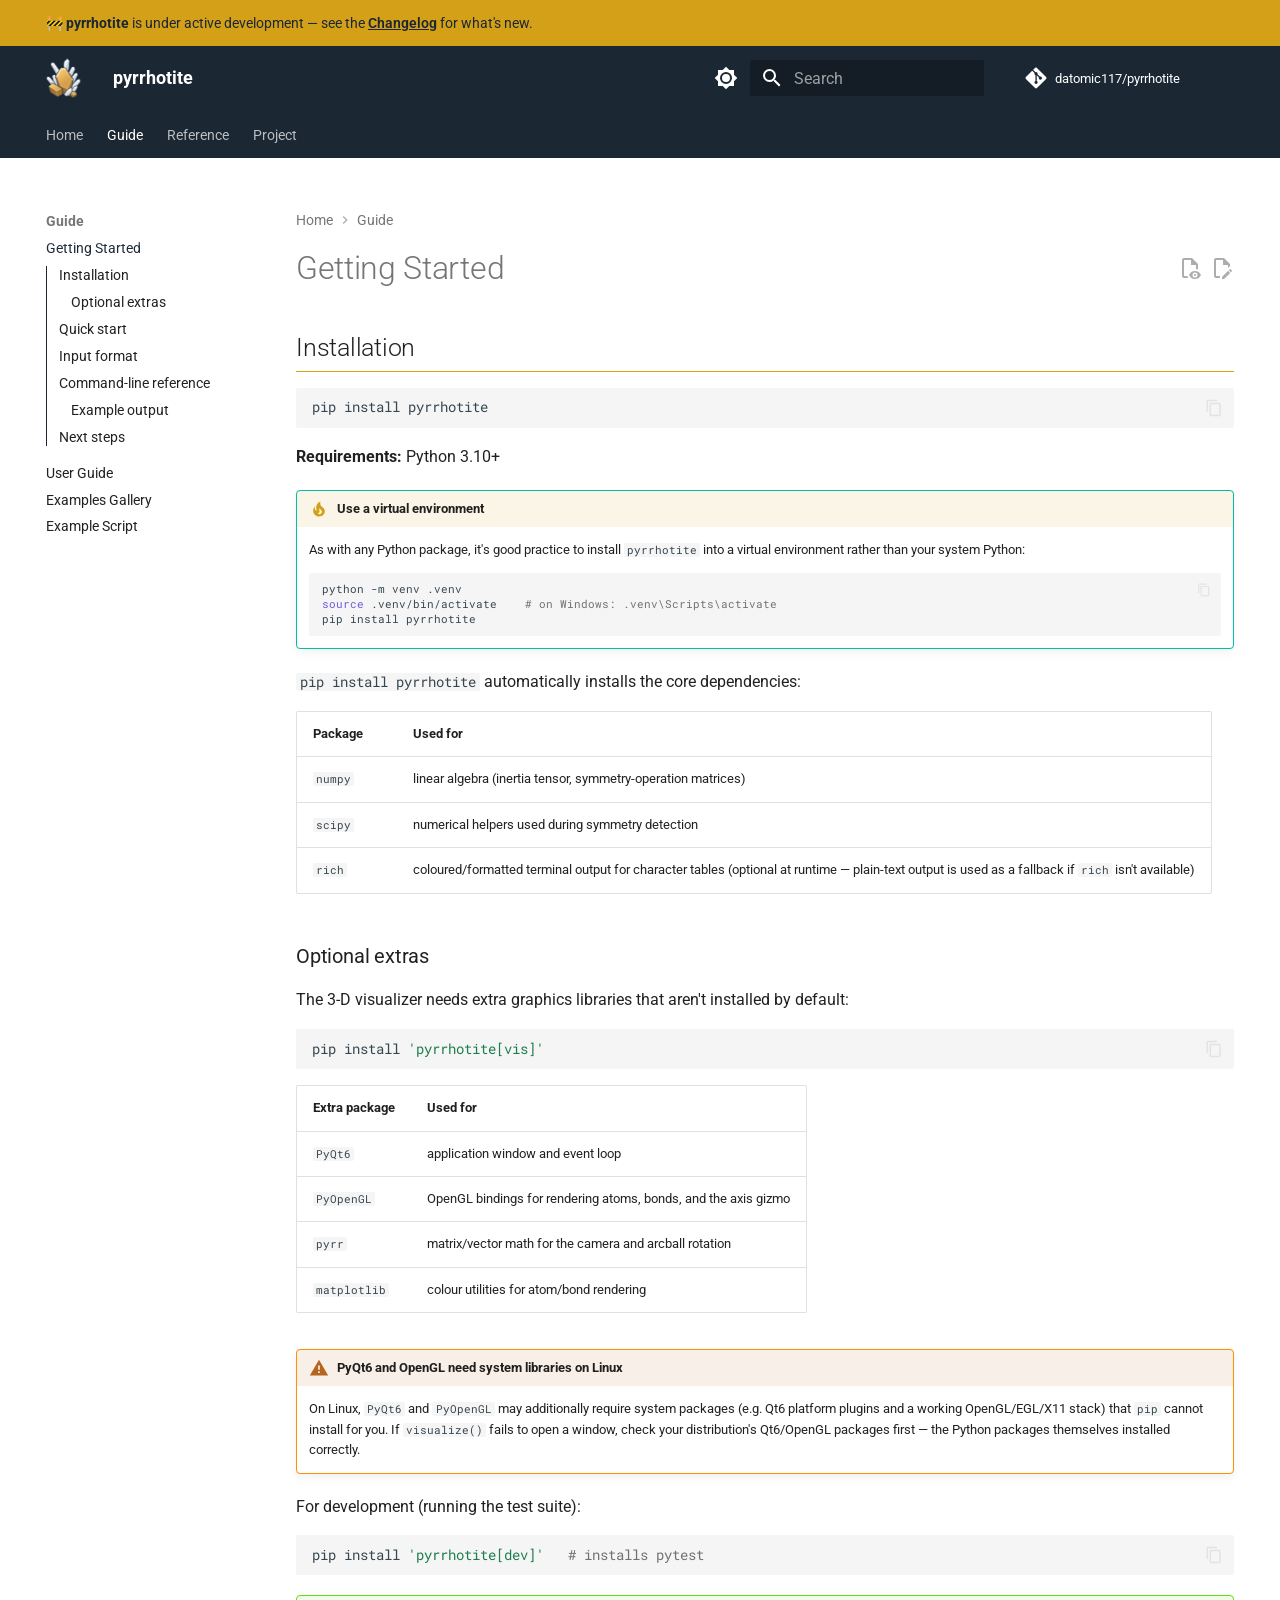
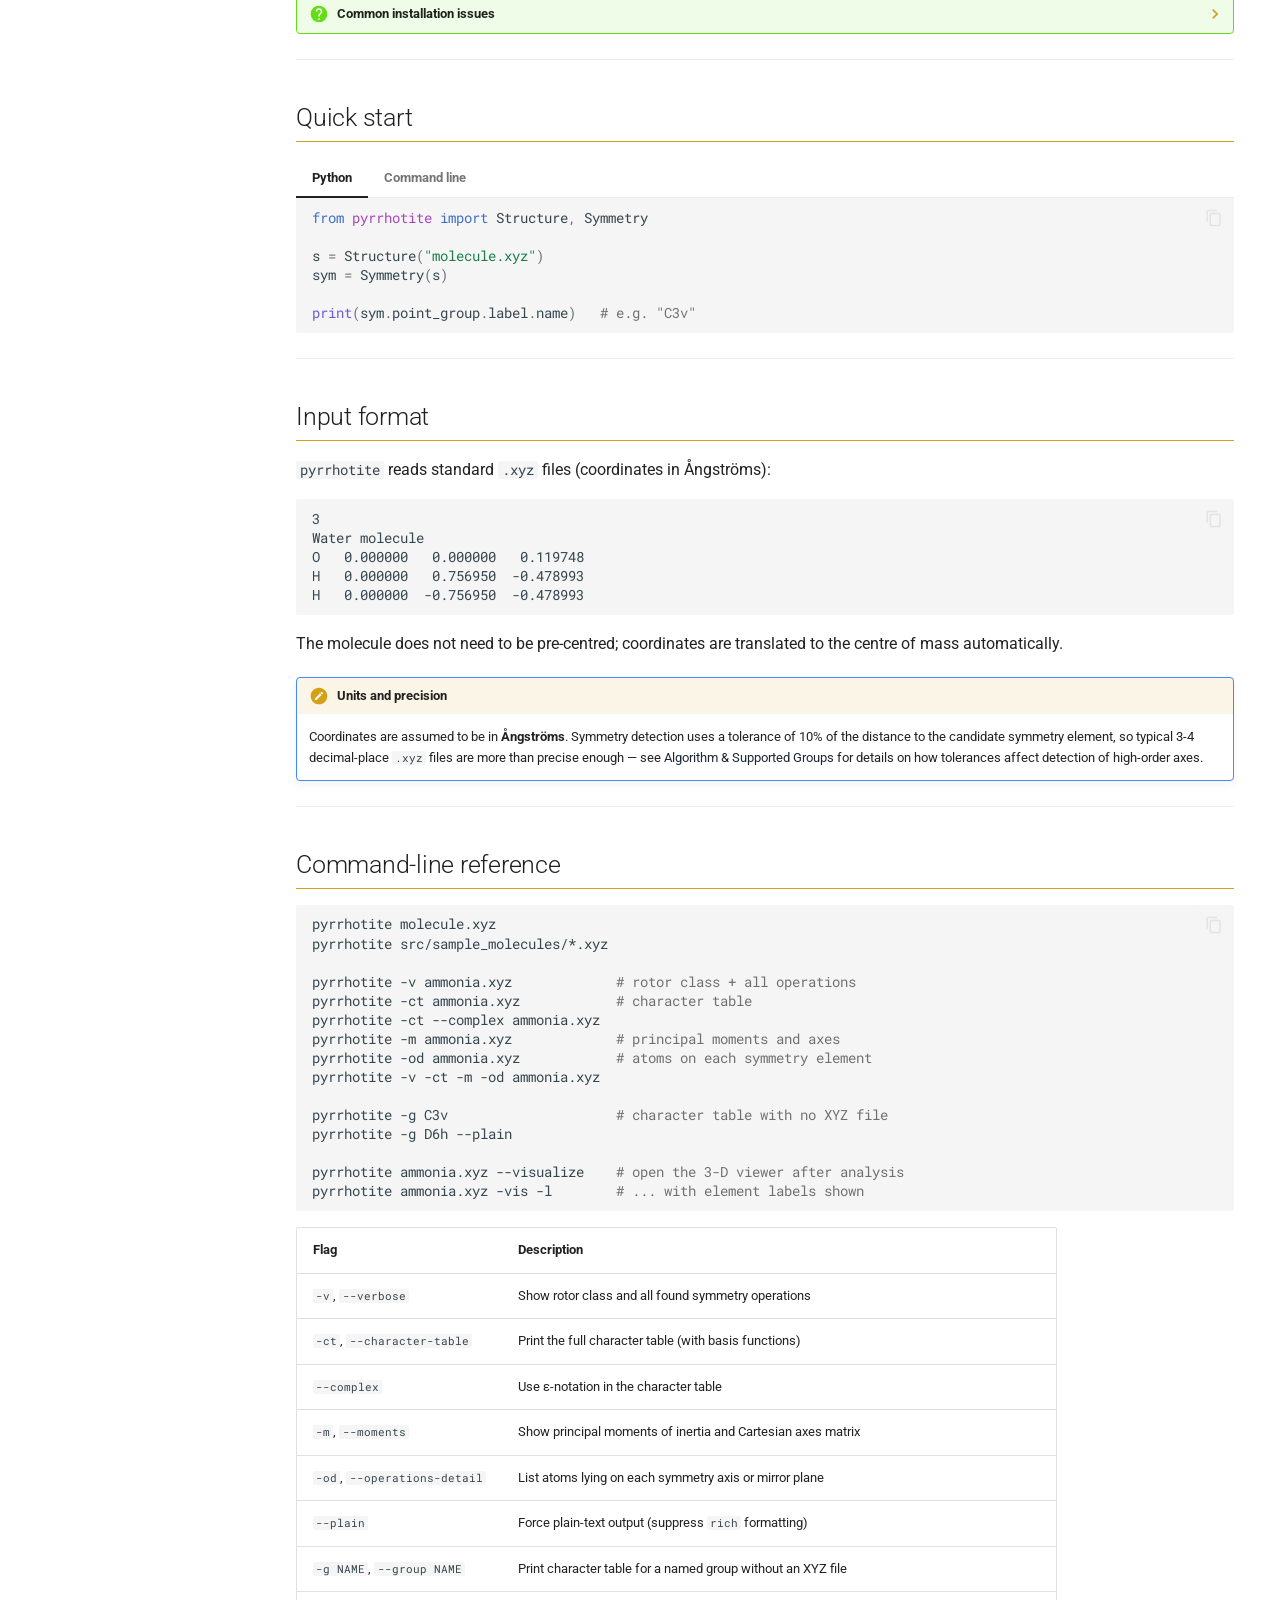
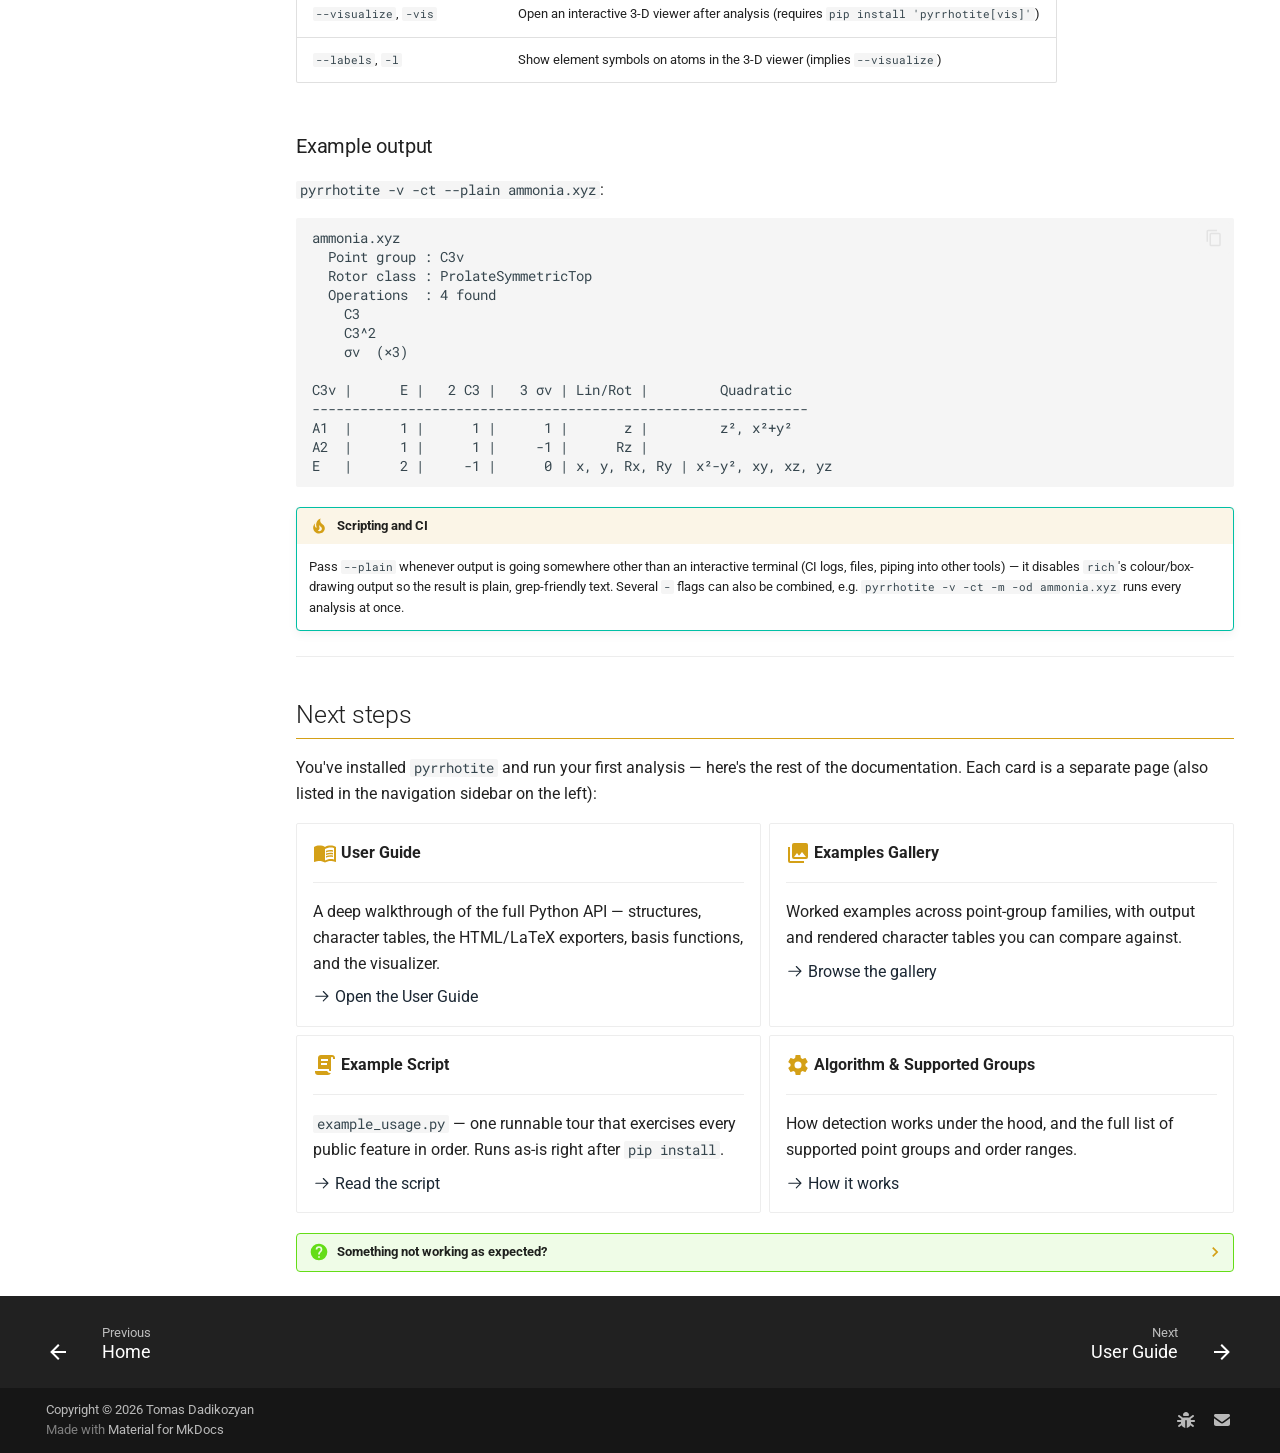
<file: getting-started/index.html>
<!doctype html>
<html lang="en" class="no-js">
  <head>
    
      <meta charset="utf-8">
      <meta name="viewport" content="width=device-width,initial-scale=1">
      
        <meta name="description" content="Automatic Schoenflies point group determination, character table generation, and 3-D molecule visualization">
      
      
      
        <link rel="canonical" href="https://datomic117.github.io/pyrrhotite/getting-started/">
      
      
        <link rel="prev" href="..">
      
      
        <link rel="next" href="../user-guide/">
      
      
        
      
      
      <link rel="icon" href="../assets/logo.png">
      <meta name="generator" content="mkdocs-1.6.1, mkdocs-material-9.7.6">
    
    
      
        <title>Getting Started - pyrrhotite</title>
      
    
    
      <link rel="stylesheet" href="../assets/stylesheets/main.484c7ddc.min.css">
      
        
        <link rel="stylesheet" href="../assets/stylesheets/palette.ab4e12ef.min.css">
      
      


    
    
      
    
    
      
        
        
        <link rel="preconnect" href="https://fonts.gstatic.com" crossorigin>
        <link rel="stylesheet" href="https://fonts.googleapis.com/css?family=Roboto:300,300i,400,400i,700,700i%7CRoboto+Mono:400,400i,700,700i&display=fallback">
        <style>:root{--md-text-font:"Roboto";--md-code-font:"Roboto Mono"}</style>
      
    
    
      <link rel="stylesheet" href="../assets/_mkdocstrings.css">
    
      <link rel="stylesheet" href="../stylesheets/extra.css">
    
    <script>__md_scope=new URL("..",location),__md_hash=e=>[...e].reduce(((e,_)=>(e<<5)-e+_.charCodeAt(0)),0),__md_get=(e,_=localStorage,t=__md_scope)=>JSON.parse(_.getItem(t.pathname+"."+e)),__md_set=(e,_,t=localStorage,a=__md_scope)=>{try{t.setItem(a.pathname+"."+e,JSON.stringify(_))}catch(e){}}</script>
    
      

    
    
  </head>
  
  
    
    
      
    
    
    
    
    <body dir="ltr" data-md-color-scheme="default" data-md-color-primary="custom" data-md-color-accent="custom">
  
    
    <input class="md-toggle" data-md-toggle="drawer" type="checkbox" id="__drawer" autocomplete="off">
    <input class="md-toggle" data-md-toggle="search" type="checkbox" id="__search" autocomplete="off">
    <label class="md-overlay" for="__drawer"></label>
    <div data-md-component="skip">
      
        
        <a href="#getting-started" class="md-skip">
          Skip to content
        </a>
      
    </div>
    <div data-md-component="announce">
      
        <aside class="md-banner">
          <div class="md-banner__inner md-grid md-typeset">
            
            
  <span>🚧 <strong>pyrrhotite</strong> is under active development —
  see the <a href="../changelog/">Changelog</a> for what's new.</span>

          </div>
          
        </aside>
      
    </div>
    
    
      

<header class="md-header" data-md-component="header">
  <nav class="md-header__inner md-grid" aria-label="Header">
    <a href=".." title="pyrrhotite" class="md-header__button md-logo" aria-label="pyrrhotite" data-md-component="logo">
      
  <img src="../assets/logo.png" alt="logo">

    </a>
    <label class="md-header__button md-icon" for="__drawer">
      
      <svg xmlns="http://www.w3.org/2000/svg" viewBox="0 0 24 24"><path d="M3 6h18v2H3zm0 5h18v2H3zm0 5h18v2H3z"/></svg>
    </label>
    <div class="md-header__title" data-md-component="header-title">
      <div class="md-header__ellipsis">
        <div class="md-header__topic">
          <span class="md-ellipsis">
            pyrrhotite
          </span>
        </div>
        <div class="md-header__topic" data-md-component="header-topic">
          <span class="md-ellipsis">
            
              Getting Started
            
          </span>
        </div>
      </div>
    </div>
    
      
        <form class="md-header__option" data-md-component="palette">
  
    
    
    
    <input class="md-option" data-md-color-media="" data-md-color-scheme="default" data-md-color-primary="custom" data-md-color-accent="custom"  aria-label="Switch to dark mode"  type="radio" name="__palette" id="__palette_0">
    
      <label class="md-header__button md-icon" title="Switch to dark mode" for="__palette_1" hidden>
        <svg xmlns="http://www.w3.org/2000/svg" viewBox="0 0 24 24"><path d="M12 8a4 4 0 0 0-4 4 4 4 0 0 0 4 4 4 4 0 0 0 4-4 4 4 0 0 0-4-4m0 10a6 6 0 0 1-6-6 6 6 0 0 1 6-6 6 6 0 0 1 6 6 6 6 0 0 1-6 6m8-9.31V4h-4.69L12 .69 8.69 4H4v4.69L.69 12 4 15.31V20h4.69L12 23.31 15.31 20H20v-4.69L23.31 12z"/></svg>
      </label>
    
  
    
    
    
    <input class="md-option" data-md-color-media="" data-md-color-scheme="slate" data-md-color-primary="custom" data-md-color-accent="custom"  aria-label="Switch to light mode"  type="radio" name="__palette" id="__palette_1">
    
      <label class="md-header__button md-icon" title="Switch to light mode" for="__palette_0" hidden>
        <svg xmlns="http://www.w3.org/2000/svg" viewBox="0 0 24 24"><path d="M12 18c-.89 0-1.74-.2-2.5-.55C11.56 16.5 13 14.42 13 12s-1.44-4.5-3.5-5.45C10.26 6.2 11.11 6 12 6a6 6 0 0 1 6 6 6 6 0 0 1-6 6m8-9.31V4h-4.69L12 .69 8.69 4H4v4.69L.69 12 4 15.31V20h4.69L12 23.31 15.31 20H20v-4.69L23.31 12z"/></svg>
      </label>
    
  
</form>
      
    
    
      <script>var palette=__md_get("__palette");if(palette&&palette.color){if("(prefers-color-scheme)"===palette.color.media){var media=matchMedia("(prefers-color-scheme: light)"),input=document.querySelector(media.matches?"[data-md-color-media='(prefers-color-scheme: light)']":"[data-md-color-media='(prefers-color-scheme: dark)']");palette.color.media=input.getAttribute("data-md-color-media"),palette.color.scheme=input.getAttribute("data-md-color-scheme"),palette.color.primary=input.getAttribute("data-md-color-primary"),palette.color.accent=input.getAttribute("data-md-color-accent")}for(var[key,value]of Object.entries(palette.color))document.body.setAttribute("data-md-color-"+key,value)}</script>
    
    
    
      
      
        <label class="md-header__button md-icon" for="__search">
          
          <svg xmlns="http://www.w3.org/2000/svg" viewBox="0 0 24 24"><path d="M9.5 3A6.5 6.5 0 0 1 16 9.5c0 1.61-.59 3.09-1.56 4.23l.27.27h.79l5 5-1.5 1.5-5-5v-.79l-.27-.27A6.52 6.52 0 0 1 9.5 16 6.5 6.5 0 0 1 3 9.5 6.5 6.5 0 0 1 9.5 3m0 2C7 5 5 7 5 9.5S7 14 9.5 14 14 12 14 9.5 12 5 9.5 5"/></svg>
        </label>
        <div class="md-search" data-md-component="search" role="dialog">
  <label class="md-search__overlay" for="__search"></label>
  <div class="md-search__inner" role="search">
    <form class="md-search__form" name="search">
      <input type="text" class="md-search__input" name="query" aria-label="Search" placeholder="Search" autocapitalize="off" autocorrect="off" autocomplete="off" spellcheck="false" data-md-component="search-query" required>
      <label class="md-search__icon md-icon" for="__search">
        
        <svg xmlns="http://www.w3.org/2000/svg" viewBox="0 0 24 24"><path d="M9.5 3A6.5 6.5 0 0 1 16 9.5c0 1.61-.59 3.09-1.56 4.23l.27.27h.79l5 5-1.5 1.5-5-5v-.79l-.27-.27A6.52 6.52 0 0 1 9.5 16 6.5 6.5 0 0 1 3 9.5 6.5 6.5 0 0 1 9.5 3m0 2C7 5 5 7 5 9.5S7 14 9.5 14 14 12 14 9.5 12 5 9.5 5"/></svg>
        
        <svg xmlns="http://www.w3.org/2000/svg" viewBox="0 0 24 24"><path d="M20 11v2H8l5.5 5.5-1.42 1.42L4.16 12l7.92-7.92L13.5 5.5 8 11z"/></svg>
      </label>
      <nav class="md-search__options" aria-label="Search">
        
          <a href="javascript:void(0)" class="md-search__icon md-icon" title="Share" aria-label="Share" data-clipboard data-clipboard-text="" data-md-component="search-share" tabindex="-1">
            
            <svg xmlns="http://www.w3.org/2000/svg" viewBox="0 0 24 24"><path d="M18 16.08c-.76 0-1.44.3-1.96.77L8.91 12.7c.05-.23.09-.46.09-.7s-.04-.47-.09-.7l7.05-4.11c.54.5 1.25.81 2.04.81a3 3 0 0 0 3-3 3 3 0 0 0-3-3 3 3 0 0 0-3 3c0 .24.04.47.09.7L8.04 9.81C7.5 9.31 6.79 9 6 9a3 3 0 0 0-3 3 3 3 0 0 0 3 3c.79 0 1.5-.31 2.04-.81l7.12 4.15c-.05.21-.08.43-.08.66 0 1.61 1.31 2.91 2.92 2.91s2.92-1.3 2.92-2.91A2.92 2.92 0 0 0 18 16.08"/></svg>
          </a>
        
        <button type="reset" class="md-search__icon md-icon" title="Clear" aria-label="Clear" tabindex="-1">
          
          <svg xmlns="http://www.w3.org/2000/svg" viewBox="0 0 24 24"><path d="M19 6.41 17.59 5 12 10.59 6.41 5 5 6.41 10.59 12 5 17.59 6.41 19 12 13.41 17.59 19 19 17.59 13.41 12z"/></svg>
        </button>
      </nav>
      
        <div class="md-search__suggest" data-md-component="search-suggest"></div>
      
    </form>
    <div class="md-search__output">
      <div class="md-search__scrollwrap" tabindex="0" data-md-scrollfix>
        <div class="md-search-result" data-md-component="search-result">
          <div class="md-search-result__meta">
            Initializing search
          </div>
          <ol class="md-search-result__list" role="presentation"></ol>
        </div>
      </div>
    </div>
  </div>
</div>
      
    
    
      <div class="md-header__source">
        <a href="https://github.com/datomic117/pyrrhotite" title="Go to repository" class="md-source" data-md-component="source">
  <div class="md-source__icon md-icon">
    
    <svg xmlns="http://www.w3.org/2000/svg" viewBox="0 0 448 512"><!--! Font Awesome Free 7.1.0 by @fontawesome - https://fontawesome.com License - https://fontawesome.com/license/free (Icons: CC BY 4.0, Fonts: SIL OFL 1.1, Code: MIT License) Copyright 2025 Fonticons, Inc.--><path d="M439.6 236.1 244 40.5c-5.4-5.5-12.8-8.5-20.4-8.5s-15 3-20.4 8.4L162.5 81l51.5 51.5c27.1-9.1 52.7 16.8 43.4 43.7l49.7 49.7c34.2-11.8 61.2 31 35.5 56.7-26.5 26.5-70.2-2.9-56-37.3L240.3 199v121.9c25.3 12.5 22.3 41.8 9.1 55-6.4 6.4-15.2 10.1-24.3 10.1s-17.8-3.6-24.3-10.1c-17.6-17.6-11.1-46.9 11.2-56v-123c-20.8-8.5-24.6-30.7-18.6-45L142.6 101 8.5 235.1C3 240.6 0 247.9 0 255.5s3 15 8.5 20.4l195.6 195.7c5.4 5.4 12.7 8.4 20.4 8.4s15-3 20.4-8.4l194.7-194.7c5.4-5.4 8.4-12.8 8.4-20.4s-3-15-8.4-20.4"/></svg>
  </div>
  <div class="md-source__repository">
    datomic117/pyrrhotite
  </div>
</a>
      </div>
    
  </nav>
  
</header>
    
    <div class="md-container" data-md-component="container">
      
      
        
          
            
<nav class="md-tabs" aria-label="Tabs" data-md-component="tabs">
  <div class="md-grid">
    <ul class="md-tabs__list">
      
        
  
  
  
  
    <li class="md-tabs__item">
      <a href=".." class="md-tabs__link">
        
  
  
    
  
  Home

      </a>
    </li>
  

      
        
  
  
  
    
  
  
    
    
      <li class="md-tabs__item md-tabs__item--active">
        <a href="./" class="md-tabs__link">
          
  
  
  Guide

        </a>
      </li>
    
  

      
        
  
  
  
  
    
    
      <li class="md-tabs__item">
        <a href="../algorithm/" class="md-tabs__link">
          
  
  
  Reference

        </a>
      </li>
    
  

      
        
  
  
  
  
    
    
      <li class="md-tabs__item">
        <a href="../about/" class="md-tabs__link">
          
  
  
  Project

        </a>
      </li>
    
  

      
    </ul>
  </div>
</nav>
          
        
      
      <main class="md-main" data-md-component="main">
        <div class="md-main__inner md-grid">
          
            
              
              <div class="md-sidebar md-sidebar--primary" data-md-component="sidebar" data-md-type="navigation" >
                <div class="md-sidebar__scrollwrap">
                  <div class="md-sidebar__inner">
                    


  


  

<nav class="md-nav md-nav--primary md-nav--lifted md-nav--integrated" aria-label="Navigation" data-md-level="0">
  <label class="md-nav__title" for="__drawer">
    <a href=".." title="pyrrhotite" class="md-nav__button md-logo" aria-label="pyrrhotite" data-md-component="logo">
      
  <img src="../assets/logo.png" alt="logo">

    </a>
    pyrrhotite
  </label>
  
    <div class="md-nav__source">
      <a href="https://github.com/datomic117/pyrrhotite" title="Go to repository" class="md-source" data-md-component="source">
  <div class="md-source__icon md-icon">
    
    <svg xmlns="http://www.w3.org/2000/svg" viewBox="0 0 448 512"><!--! Font Awesome Free 7.1.0 by @fontawesome - https://fontawesome.com License - https://fontawesome.com/license/free (Icons: CC BY 4.0, Fonts: SIL OFL 1.1, Code: MIT License) Copyright 2025 Fonticons, Inc.--><path d="M439.6 236.1 244 40.5c-5.4-5.5-12.8-8.5-20.4-8.5s-15 3-20.4 8.4L162.5 81l51.5 51.5c27.1-9.1 52.7 16.8 43.4 43.7l49.7 49.7c34.2-11.8 61.2 31 35.5 56.7-26.5 26.5-70.2-2.9-56-37.3L240.3 199v121.9c25.3 12.5 22.3 41.8 9.1 55-6.4 6.4-15.2 10.1-24.3 10.1s-17.8-3.6-24.3-10.1c-17.6-17.6-11.1-46.9 11.2-56v-123c-20.8-8.5-24.6-30.7-18.6-45L142.6 101 8.5 235.1C3 240.6 0 247.9 0 255.5s3 15 8.5 20.4l195.6 195.7c5.4 5.4 12.7 8.4 20.4 8.4s15-3 20.4-8.4l194.7-194.7c5.4-5.4 8.4-12.8 8.4-20.4s-3-15-8.4-20.4"/></svg>
  </div>
  <div class="md-source__repository">
    datomic117/pyrrhotite
  </div>
</a>
    </div>
  
  <ul class="md-nav__list" data-md-scrollfix>
    
      
      
  
  
  
  
    <li class="md-nav__item">
      <a href=".." class="md-nav__link">
        
  
  
  <span class="md-ellipsis">
    
  
    Home
  

    
  </span>
  
  

      </a>
    </li>
  

    
      
      
  
  
    
  
  
  
    
    
    
    
      
        
        
      
      
        
      
    
    
    <li class="md-nav__item md-nav__item--active md-nav__item--section md-nav__item--nested">
      
        
        
        <input class="md-nav__toggle md-toggle " type="checkbox" id="__nav_2" checked>
        
          
          <label class="md-nav__link" for="__nav_2" id="__nav_2_label" tabindex="">
            
  
  
  <span class="md-ellipsis">
    
  
    Guide
  

    
  </span>
  
  

            <span class="md-nav__icon md-icon"></span>
          </label>
        
        <nav class="md-nav" data-md-level="1" aria-labelledby="__nav_2_label" aria-expanded="true">
          <label class="md-nav__title" for="__nav_2">
            <span class="md-nav__icon md-icon"></span>
            
  
    Guide
  

          </label>
          <ul class="md-nav__list" data-md-scrollfix>
            
              
                
  
  
    
  
  
  
    <li class="md-nav__item md-nav__item--active">
      
      <input class="md-nav__toggle md-toggle" type="checkbox" id="__toc">
      
      
        
      
      
        <label class="md-nav__link md-nav__link--active" for="__toc">
          
  
  
  <span class="md-ellipsis">
    
  
    Getting Started
  

    
  </span>
  
  

          <span class="md-nav__icon md-icon"></span>
        </label>
      
      <a href="./" class="md-nav__link md-nav__link--active">
        
  
  
  <span class="md-ellipsis">
    
  
    Getting Started
  

    
  </span>
  
  

      </a>
      
        

<nav class="md-nav md-nav--secondary" aria-label="Table of contents">
  
  
  
    
  
  
    <label class="md-nav__title" for="__toc">
      <span class="md-nav__icon md-icon"></span>
      Table of contents
    </label>
    <ul class="md-nav__list" data-md-component="toc" data-md-scrollfix>
      
        <li class="md-nav__item">
  <a href="#installation" class="md-nav__link">
    <span class="md-ellipsis">
      
        Installation
      
    </span>
  </a>
  
    <nav class="md-nav" aria-label="Installation">
      <ul class="md-nav__list">
        
          <li class="md-nav__item">
  <a href="#optional-extras" class="md-nav__link">
    <span class="md-ellipsis">
      
        Optional extras
      
    </span>
  </a>
  
</li>
        
      </ul>
    </nav>
  
</li>
      
        <li class="md-nav__item">
  <a href="#quick-start" class="md-nav__link">
    <span class="md-ellipsis">
      
        Quick start
      
    </span>
  </a>
  
</li>
      
        <li class="md-nav__item">
  <a href="#input-format" class="md-nav__link">
    <span class="md-ellipsis">
      
        Input format
      
    </span>
  </a>
  
</li>
      
        <li class="md-nav__item">
  <a href="#command-line-reference" class="md-nav__link">
    <span class="md-ellipsis">
      
        Command-line reference
      
    </span>
  </a>
  
    <nav class="md-nav" aria-label="Command-line reference">
      <ul class="md-nav__list">
        
          <li class="md-nav__item">
  <a href="#example-output" class="md-nav__link">
    <span class="md-ellipsis">
      
        Example output
      
    </span>
  </a>
  
</li>
        
      </ul>
    </nav>
  
</li>
      
        <li class="md-nav__item">
  <a href="#next-steps" class="md-nav__link">
    <span class="md-ellipsis">
      
        Next steps
      
    </span>
  </a>
  
</li>
      
    </ul>
  
</nav>
      
    </li>
  

              
            
              
                
  
  
  
  
    <li class="md-nav__item">
      <a href="../user-guide/" class="md-nav__link">
        
  
  
  <span class="md-ellipsis">
    
  
    User Guide
  

    
  </span>
  
  

      </a>
    </li>
  

              
            
              
                
  
  
  
  
    <li class="md-nav__item">
      <a href="../gallery/" class="md-nav__link">
        
  
  
  <span class="md-ellipsis">
    
  
    Examples Gallery
  

    
  </span>
  
  

      </a>
    </li>
  

              
            
              
                
  
  
  
  
    <li class="md-nav__item">
      <a href="../example/" class="md-nav__link">
        
  
  
  <span class="md-ellipsis">
    
  
    Example Script
  

    
  </span>
  
  

      </a>
    </li>
  

              
            
          </ul>
        </nav>
      
    </li>
  

    
      
      
  
  
  
  
    
    
    
    
      
      
        
      
    
    
    <li class="md-nav__item md-nav__item--nested">
      
        
        
          
        
        <input class="md-nav__toggle md-toggle md-toggle--indeterminate" type="checkbox" id="__nav_3" >
        
          
          <label class="md-nav__link" for="__nav_3" id="__nav_3_label" tabindex="0">
            
  
  
  <span class="md-ellipsis">
    
  
    Reference
  

    
  </span>
  
  

            <span class="md-nav__icon md-icon"></span>
          </label>
        
        <nav class="md-nav" data-md-level="1" aria-labelledby="__nav_3_label" aria-expanded="false">
          <label class="md-nav__title" for="__nav_3">
            <span class="md-nav__icon md-icon"></span>
            
  
    Reference
  

          </label>
          <ul class="md-nav__list" data-md-scrollfix>
            
              
                
  
  
  
  
    <li class="md-nav__item">
      <a href="../algorithm/" class="md-nav__link">
        
  
  
  <span class="md-ellipsis">
    
  
    Algorithm & Supported Groups
  

    
  </span>
  
  

      </a>
    </li>
  

              
            
              
                
  
  
  
  
    <li class="md-nav__item">
      <a href="../api/" class="md-nav__link">
        
  
  
  <span class="md-ellipsis">
    
  
    API Reference
  

    
  </span>
  
  

      </a>
    </li>
  

              
            
              
                
  
  
  
  
    <li class="md-nav__item">
      <a href="../glossary/" class="md-nav__link">
        
  
  
  <span class="md-ellipsis">
    
  
    Glossary
  

    
  </span>
  
  

      </a>
    </li>
  

              
            
          </ul>
        </nav>
      
    </li>
  

    
      
      
  
  
  
  
    
    
    
    
      
      
        
      
    
    
    <li class="md-nav__item md-nav__item--nested">
      
        
        
          
        
        <input class="md-nav__toggle md-toggle md-toggle--indeterminate" type="checkbox" id="__nav_4" >
        
          
          <label class="md-nav__link" for="__nav_4" id="__nav_4_label" tabindex="0">
            
  
  
  <span class="md-ellipsis">
    
  
    Project
  

    
  </span>
  
  

            <span class="md-nav__icon md-icon"></span>
          </label>
        
        <nav class="md-nav" data-md-level="1" aria-labelledby="__nav_4_label" aria-expanded="false">
          <label class="md-nav__title" for="__nav_4">
            <span class="md-nav__icon md-icon"></span>
            
  
    Project
  

          </label>
          <ul class="md-nav__list" data-md-scrollfix>
            
              
                
  
  
  
  
    <li class="md-nav__item">
      <a href="../about/" class="md-nav__link">
        
  
  
  <span class="md-ellipsis">
    
  
    About
  

    
  </span>
  
  

      </a>
    </li>
  

              
            
              
                
  
  
  
  
    <li class="md-nav__item">
      <a href="../changelog/" class="md-nav__link">
        
  
  
  <span class="md-ellipsis">
    
  
    Changelog
  

    
  </span>
  
  

      </a>
    </li>
  

              
            
          </ul>
        </nav>
      
    </li>
  

    
  </ul>
</nav>
                  </div>
                </div>
              </div>
            
            
          
          
            <div class="md-content" data-md-component="content">
              
                



  


  <nav class="md-path" aria-label="Navigation" >
    <ol class="md-path__list">
      
        
  
  
    <li class="md-path__item">
      <a href=".." class="md-path__link">
        
  <span class="md-ellipsis">
    Home
  </span>

      </a>
    </li>
  

      
      
        
  
  
    
    
      <li class="md-path__item">
        <a href="./" class="md-path__link">
          
  <span class="md-ellipsis">
    Guide
  </span>

        </a>
      </li>
    
  

      
    </ol>
  </nav>

              
              <article class="md-content__inner md-typeset">
                
                  


  
    <a href="https://github.com/datomic117/pyrrhotite/edit/main/docs/getting-started.md" title="Edit this page" class="md-content__button md-icon" rel="edit">
      
      <svg xmlns="http://www.w3.org/2000/svg" viewBox="0 0 24 24"><path d="M10 20H6V4h7v5h5v3.1l2-2V8l-6-6H6c-1.1 0-2 .9-2 2v16c0 1.1.9 2 2 2h4zm10.2-7c.1 0 .3.1.4.2l1.3 1.3c.2.2.2.6 0 .8l-1 1-2.1-2.1 1-1c.1-.1.2-.2.4-.2m0 3.9L14.1 23H12v-2.1l6.1-6.1z"/></svg>
    </a>
  
  
    
      
    
    <a href="https://github.com/datomic117/pyrrhotite/raw/main/docs/getting-started.md" title="View source of this page" class="md-content__button md-icon">
      
      <svg xmlns="http://www.w3.org/2000/svg" viewBox="0 0 24 24"><path d="M17 18c.56 0 1 .44 1 1s-.44 1-1 1-1-.44-1-1 .44-1 1-1m0-3c-2.73 0-5.06 1.66-6 4 .94 2.34 3.27 4 6 4s5.06-1.66 6-4c-.94-2.34-3.27-4-6-4m0 6.5a2.5 2.5 0 0 1-2.5-2.5 2.5 2.5 0 0 1 2.5-2.5 2.5 2.5 0 0 1 2.5 2.5 2.5 2.5 0 0 1-2.5 2.5M9.27 20H6V4h7v5h5v4.07c.7.08 1.36.25 2 .49V8l-6-6H6a2 2 0 0 0-2 2v16a2 2 0 0 0 2 2h4.5a8.2 8.2 0 0 1-1.23-2"/></svg>
    </a>
  


<h1 id="getting-started">Getting Started</h1>
<h2 id="installation">Installation</h2>
<div class="highlight"><pre><span></span><code>pip<span class="w"> </span>install<span class="w"> </span>pyrrhotite
</code></pre></div>
<p><strong>Requirements:</strong> Python 3.10+</p>
<div class="admonition tip">
<p class="admonition-title">Use a virtual environment</p>
<p>As with any Python package, it's good practice to install <code>pyrrhotite</code>
into a virtual environment rather than your system Python:</p>
<div class="highlight"><pre><span></span><code>python<span class="w"> </span>-m<span class="w"> </span>venv<span class="w"> </span>.venv
<span class="nb">source</span><span class="w"> </span>.venv/bin/activate<span class="w">    </span><span class="c1"># on Windows: .venv\Scripts\activate</span>
pip<span class="w"> </span>install<span class="w"> </span>pyrrhotite
</code></pre></div>
</div>
<p><code>pip install pyrrhotite</code> automatically installs the core dependencies:</p>
<table>
<thead>
<tr>
<th>Package</th>
<th>Used for</th>
</tr>
</thead>
<tbody>
<tr>
<td><code>numpy</code></td>
<td>linear algebra (inertia tensor, symmetry-operation matrices)</td>
</tr>
<tr>
<td><code>scipy</code></td>
<td>numerical helpers used during symmetry detection</td>
</tr>
<tr>
<td><code>rich</code></td>
<td>coloured/formatted terminal output for character tables (optional at runtime — plain-text output is used as a fallback if <code>rich</code> isn't available)</td>
</tr>
</tbody>
</table>
<h3 id="optional-extras">Optional extras</h3>
<p>The 3-D visualizer needs extra graphics libraries that aren't installed by
default:</p>
<div class="highlight"><pre><span></span><code>pip<span class="w"> </span>install<span class="w"> </span><span class="s1">&#39;pyrrhotite[vis]&#39;</span>
</code></pre></div>
<table>
<thead>
<tr>
<th>Extra package</th>
<th>Used for</th>
</tr>
</thead>
<tbody>
<tr>
<td><code>PyQt6</code></td>
<td>application window and event loop</td>
</tr>
<tr>
<td><code>PyOpenGL</code></td>
<td>OpenGL bindings for rendering atoms, bonds, and the axis gizmo</td>
</tr>
<tr>
<td><code>pyrr</code></td>
<td>matrix/vector math for the camera and arcball rotation</td>
</tr>
<tr>
<td><code>matplotlib</code></td>
<td>colour utilities for atom/bond rendering</td>
</tr>
</tbody>
</table>
<div class="admonition warning">
<p class="admonition-title">PyQt6 and OpenGL need system libraries on Linux</p>
<p>On Linux, <code>PyQt6</code> and <code>PyOpenGL</code> may additionally require system packages
(e.g. Qt6 platform plugins and a working OpenGL/EGL/X11 stack) that <code>pip</code>
cannot install for you. If <code>visualize()</code> fails to open a window, check
your distribution's Qt6/OpenGL packages first — the Python packages
themselves installed correctly.</p>
</div>
<p>For development (running the test suite):</p>
<div class="highlight"><pre><span></span><code>pip<span class="w"> </span>install<span class="w"> </span><span class="s1">&#39;pyrrhotite[dev]&#39;</span><span class="w">   </span><span class="c1"># installs pytest</span>
</code></pre></div>
<details class="question">
<summary>Common installation issues</summary>
<dl>
<dt><strong><code>ModuleNotFoundError: No module named 'pyrrhotite'</code> right after installing</strong></dt>
<dd>Check that the virtual environment you installed into is the one your
  shell or IDE is actually using (<code>python -m pip show pyrrhotite</code> should
  print a location). This is the most common cause when <code>pip install</code> and
  <code>python</code> are picking up different environments.</dd>
<dt><strong><code>pip install 'pyrrhotite[vis]'</code> fails to build <code>PyOpenGL</code> or <code>PyQt6</code></strong></dt>
<dd>These ship prebuilt wheels for all common platforms; a build-from-source
  attempt usually means <code>pip</code> itself is outdated. Try
  <code>python -m pip install --upgrade pip</code> first, then re-run the install.</dd>
<dt><strong>The 3-D viewer opens but is blank, or <code>visualize()</code> raises immediately on Linux</strong></dt>
<dd>See the note above about Qt6/OpenGL system packages — the Python side
  installed correctly, but the platform plugin or OpenGL driver is
  missing.</dd>
</dl>
<p><strong>Still stuck?</strong> See <a href="../about/#contact">About → Contact</a>.</p>
</details>
<hr />
<h2 id="quick-start">Quick start</h2>
<div class="tabbed-set tabbed-alternate" data-tabs="1:2"><input checked="checked" id="__tabbed_1_1" name="__tabbed_1" type="radio" /><input id="__tabbed_1_2" name="__tabbed_1" type="radio" /><div class="tabbed-labels"><label for="__tabbed_1_1">Python</label><label for="__tabbed_1_2">Command line</label></div>
<div class="tabbed-content">
<div class="tabbed-block">
<div class="highlight"><pre><span></span><code><span class="kn">from</span><span class="w"> </span><span class="nn">pyrrhotite</span><span class="w"> </span><span class="kn">import</span> <span class="n">Structure</span><span class="p">,</span> <span class="n">Symmetry</span>

<span class="n">s</span> <span class="o">=</span> <span class="n">Structure</span><span class="p">(</span><span class="s2">&quot;molecule.xyz&quot;</span><span class="p">)</span>
<span class="n">sym</span> <span class="o">=</span> <span class="n">Symmetry</span><span class="p">(</span><span class="n">s</span><span class="p">)</span>

<span class="nb">print</span><span class="p">(</span><span class="n">sym</span><span class="o">.</span><span class="n">point_group</span><span class="o">.</span><span class="n">label</span><span class="o">.</span><span class="n">name</span><span class="p">)</span>   <span class="c1"># e.g. &quot;C3v&quot;</span>
</code></pre></div>
</div>
<div class="tabbed-block">
<div class="highlight"><pre><span></span><code>pyrrhotite<span class="w"> </span>molecule.xyz
pyrrhotite<span class="w"> </span>-v<span class="w"> </span>-ct<span class="w"> </span>ammonia.xyz<span class="w">   </span><span class="c1"># verbose + character table</span>
</code></pre></div>
</div>
</div>
</div>
<hr />
<h2 id="input-format">Input format</h2>
<p><code>pyrrhotite</code> reads standard <code>.xyz</code> files (coordinates in Ångströms):</p>
<div class="highlight"><pre><span></span><code>3
Water molecule
O   0.000000   0.000000   0.119748
H   0.000000   0.756950  -0.478993
H   0.000000  -0.756950  -0.478993
</code></pre></div>
<p>The molecule does not need to be pre-centred; coordinates are translated to the
centre of mass automatically.</p>
<div class="admonition note">
<p class="admonition-title">Units and precision</p>
<p>Coordinates are assumed to be in <strong>Ångströms</strong>. Symmetry detection uses a
tolerance of 10% of the distance to the candidate symmetry element, so
typical 3-4 decimal-place <code>.xyz</code> files are more than precise enough — see
<a href="../algorithm/">Algorithm &amp; Supported Groups</a> for details on how tolerances
affect detection of high-order axes.</p>
</div>
<hr />
<h2 id="command-line-reference">Command-line reference</h2>
<div class="highlight"><pre><span></span><code>pyrrhotite<span class="w"> </span>molecule.xyz
pyrrhotite<span class="w"> </span>src/sample_molecules/*.xyz

pyrrhotite<span class="w"> </span>-v<span class="w"> </span>ammonia.xyz<span class="w">             </span><span class="c1"># rotor class + all operations</span>
pyrrhotite<span class="w"> </span>-ct<span class="w"> </span>ammonia.xyz<span class="w">            </span><span class="c1"># character table</span>
pyrrhotite<span class="w"> </span>-ct<span class="w"> </span>--complex<span class="w"> </span>ammonia.xyz
pyrrhotite<span class="w"> </span>-m<span class="w"> </span>ammonia.xyz<span class="w">             </span><span class="c1"># principal moments and axes</span>
pyrrhotite<span class="w"> </span>-od<span class="w"> </span>ammonia.xyz<span class="w">            </span><span class="c1"># atoms on each symmetry element</span>
pyrrhotite<span class="w"> </span>-v<span class="w"> </span>-ct<span class="w"> </span>-m<span class="w"> </span>-od<span class="w"> </span>ammonia.xyz

pyrrhotite<span class="w"> </span>-g<span class="w"> </span>C3v<span class="w">                     </span><span class="c1"># character table with no XYZ file</span>
pyrrhotite<span class="w"> </span>-g<span class="w"> </span>D6h<span class="w"> </span>--plain

pyrrhotite<span class="w"> </span>ammonia.xyz<span class="w"> </span>--visualize<span class="w">    </span><span class="c1"># open the 3-D viewer after analysis</span>
pyrrhotite<span class="w"> </span>ammonia.xyz<span class="w"> </span>-vis<span class="w"> </span>-l<span class="w">        </span><span class="c1"># ... with element labels shown</span>
</code></pre></div>
<table>
<thead>
<tr>
<th>Flag</th>
<th>Description</th>
</tr>
</thead>
<tbody>
<tr>
<td><code>-v</code>, <code>--verbose</code></td>
<td>Show rotor class and all found symmetry operations</td>
</tr>
<tr>
<td><code>-ct</code>, <code>--character-table</code></td>
<td>Print the full character table (with basis functions)</td>
</tr>
<tr>
<td><code>--complex</code></td>
<td>Use ε-notation in the character table</td>
</tr>
<tr>
<td><code>-m</code>, <code>--moments</code></td>
<td>Show principal moments of inertia and Cartesian axes matrix</td>
</tr>
<tr>
<td><code>-od</code>, <code>--operations-detail</code></td>
<td>List atoms lying on each symmetry axis or mirror plane</td>
</tr>
<tr>
<td><code>--plain</code></td>
<td>Force plain-text output (suppress <code>rich</code> formatting)</td>
</tr>
<tr>
<td><code>-g NAME</code>, <code>--group NAME</code></td>
<td>Print character table for a named group without an XYZ file</td>
</tr>
<tr>
<td><code>--visualize</code>, <code>-vis</code></td>
<td>Open an interactive 3-D viewer after analysis (requires <code>pip install 'pyrrhotite[vis]'</code>)</td>
</tr>
<tr>
<td><code>--labels</code>, <code>-l</code></td>
<td>Show element symbols on atoms in the 3-D viewer (implies <code>--visualize</code>)</td>
</tr>
</tbody>
</table>
<h3 id="example-output">Example output</h3>
<p><code>pyrrhotite -v -ct --plain ammonia.xyz</code>:</p>
<div class="highlight"><pre><span></span><code>ammonia.xyz
  Point group : C3v
  Rotor class : ProlateSymmetricTop
  Operations  : 4 found
    C3
    C3^2
    σv  (×3)

C3v |      E |   2 C3 |   3 σv | Lin/Rot |         Quadratic
--------------------------------------------------------------
A1  |      1 |      1 |      1 |       z |         z², x²+y²
A2  |      1 |      1 |     -1 |      Rz |
E   |      2 |     -1 |      0 | x, y, Rx, Ry | x²-y², xy, xz, yz
</code></pre></div>
<div class="admonition tip">
<p class="admonition-title">Scripting and CI</p>
<p>Pass <code>--plain</code> whenever output is going somewhere other than an
interactive terminal (CI logs, files, piping into other tools) — it
disables <code>rich</code>'s colour/box-drawing output so the result is plain,
grep-friendly text. Several <code>-</code> flags can also be combined, e.g.
<code>pyrrhotite -v -ct -m -od ammonia.xyz</code> runs every analysis at once.</p>
</div>
<hr />
<h2 id="next-steps">Next steps</h2>
<p>You've installed <code>pyrrhotite</code> and run your first analysis — here's the rest of
the documentation. Each card is a separate page (also listed in the navigation
sidebar on the left):</p>
<div class="grid cards">
<ul>
<li>
<p><span class="twemoji lg middle"><svg xmlns="http://www.w3.org/2000/svg" viewBox="0 0 24 24"><path d="M12 21.5c-1.35-.85-3.8-1.5-5.5-1.5-1.65 0-3.35.3-4.75 1.05-.1.05-.15.05-.25.05-.25 0-.5-.25-.5-.5V6c.6-.45 1.25-.75 2-1 1.11-.35 2.33-.5 3.5-.5 1.95 0 4.05.4 5.5 1.5 1.45-1.1 3.55-1.5 5.5-1.5 1.17 0 2.39.15 3.5.5.75.25 1.4.55 2 1v14.6c0 .25-.25.5-.5.5-.1 0-.15 0-.25-.05-1.4-.75-3.1-1.05-4.75-1.05-1.7 0-4.15.65-5.5 1.5M12 8v11.5c1.35-.85 3.8-1.5 5.5-1.5 1.2 0 2.4.15 3.5.5V7c-1.1-.35-2.3-.5-3.5-.5-1.7 0-4.15.65-5.5 1.5m1 3.5c1.11-.68 2.6-1 4.5-1 .91 0 1.76.09 2.5.28V9.23c-.87-.15-1.71-.23-2.5-.23q-2.655 0-4.5.84zm4.5.17c-1.71 0-3.21.26-4.5.79v1.69c1.11-.65 2.6-.99 4.5-.99 1.04 0 1.88.08 2.5.24v-1.5c-.87-.16-1.71-.23-2.5-.23m2.5 2.9c-.87-.16-1.71-.24-2.5-.24-1.83 0-3.33.27-4.5.8v1.69c1.11-.66 2.6-.99 4.5-.99 1.04 0 1.88.08 2.5.24z"/></svg></span> <strong>User Guide</strong></p>
<hr />
<p>A deep walkthrough of the full Python API — structures, character tables,
the HTML/LaTeX exporters, basis functions, and the visualizer.</p>
<p><a href="../user-guide/"><span class="twemoji"><svg xmlns="http://www.w3.org/2000/svg" viewBox="0 0 24 24"><path d="M13.22 19.03a.75.75 0 0 1 0-1.06L18.19 13H3.75a.75.75 0 0 1 0-1.5h14.44l-4.97-4.97a.749.749 0 0 1 .326-1.275.75.75 0 0 1 .734.215l6.25 6.25a.75.75 0 0 1 0 1.06l-6.25 6.25a.75.75 0 0 1-1.06 0"/></svg></span> Open the User Guide</a></p>
</li>
<li>
<p><span class="twemoji lg middle"><svg xmlns="http://www.w3.org/2000/svg" viewBox="0 0 24 24"><path d="M22 16V4a2 2 0 0 0-2-2H8a2 2 0 0 0-2 2v12a2 2 0 0 0 2 2h12a2 2 0 0 0 2-2m-11-4 2.03 2.71L16 11l4 5H8M2 6v14a2 2 0 0 0 2 2h14v-2H4V6"/></svg></span> <strong>Examples Gallery</strong></p>
<hr />
<p>Worked examples across point-group families, with output and rendered
character tables you can compare against.</p>
<p><a href="../gallery/"><span class="twemoji"><svg xmlns="http://www.w3.org/2000/svg" viewBox="0 0 24 24"><path d="M13.22 19.03a.75.75 0 0 1 0-1.06L18.19 13H3.75a.75.75 0 0 1 0-1.5h14.44l-4.97-4.97a.749.749 0 0 1 .326-1.275.75.75 0 0 1 .734.215l6.25 6.25a.75.75 0 0 1 0 1.06l-6.25 6.25a.75.75 0 0 1-1.06 0"/></svg></span> Browse the gallery</a></p>
</li>
<li>
<p><span class="twemoji lg middle"><svg xmlns="http://www.w3.org/2000/svg" viewBox="0 0 24 24"><path d="M17.8 20c-.4 1.2-1.5 2-2.8 2H5c-1.7 0-3-1.3-3-3v-1h12.2c.4 1.2 1.5 2 2.8 2zM19 2c1.7 0 3 1.3 3 3v1h-2V5c0-.6-.4-1-1-1s-1 .4-1 1v13h-1c-.6 0-1-.4-1-1v-1H5V5c0-1.7 1.3-3 3-3zM8 6v2h7V6zm0 4v2h6v-2z"/></svg></span> <strong>Example Script</strong></p>
<hr />
<p><code>example_usage.py</code> — one runnable tour that exercises every public feature
in order. Runs as-is right after <code>pip install</code>.</p>
<p><a href="../example/"><span class="twemoji"><svg xmlns="http://www.w3.org/2000/svg" viewBox="0 0 24 24"><path d="M13.22 19.03a.75.75 0 0 1 0-1.06L18.19 13H3.75a.75.75 0 0 1 0-1.5h14.44l-4.97-4.97a.749.749 0 0 1 .326-1.275.75.75 0 0 1 .734.215l6.25 6.25a.75.75 0 0 1 0 1.06l-6.25 6.25a.75.75 0 0 1-1.06 0"/></svg></span> Read the script</a></p>
</li>
<li>
<p><span class="twemoji lg middle"><svg xmlns="http://www.w3.org/2000/svg" viewBox="0 0 24 24"><path d="M12 15.5A3.5 3.5 0 0 1 8.5 12 3.5 3.5 0 0 1 12 8.5a3.5 3.5 0 0 1 3.5 3.5 3.5 3.5 0 0 1-3.5 3.5m7.43-2.53c.04-.32.07-.64.07-.97s-.03-.66-.07-1l2.11-1.63c.19-.15.24-.42.12-.64l-2-3.46c-.12-.22-.39-.31-.61-.22l-2.49 1c-.52-.39-1.06-.73-1.69-.98l-.37-2.65A.506.506 0 0 0 14 2h-4c-.25 0-.46.18-.5.42l-.37 2.65c-.63.25-1.17.59-1.69.98l-2.49-1c-.22-.09-.49 0-.61.22l-2 3.46c-.13.22-.07.49.12.64L4.57 11c-.04.34-.07.67-.07 1s.03.65.07.97l-2.11 1.66c-.19.15-.25.42-.12.64l2 3.46c.12.22.39.3.61.22l2.49-1.01c.52.4 1.06.74 1.69.99l.37 2.65c.04.24.25.42.5.42h4c.25 0 .46-.18.5-.42l.37-2.65c.63-.26 1.17-.59 1.69-.99l2.49 1.01c.22.08.49 0 .61-.22l2-3.46c.12-.22.07-.49-.12-.64z"/></svg></span> <strong>Algorithm &amp; Supported Groups</strong></p>
<hr />
<p>How detection works under the hood, and the full list of supported point
groups and order ranges.</p>
<p><a href="../algorithm/"><span class="twemoji"><svg xmlns="http://www.w3.org/2000/svg" viewBox="0 0 24 24"><path d="M13.22 19.03a.75.75 0 0 1 0-1.06L18.19 13H3.75a.75.75 0 0 1 0-1.5h14.44l-4.97-4.97a.749.749 0 0 1 .326-1.275.75.75 0 0 1 .734.215l6.25 6.25a.75.75 0 0 1 0 1.06l-6.25 6.25a.75.75 0 0 1-1.06 0"/></svg></span> How it works</a></p>
</li>
</ul>
</div>
<details class="question">
<summary>Something not working as expected?</summary>
<p>Double-check the <a href="#input-format">Input format</a> above (units, file
structure), and see <a href="../about/#contact">About → Contact</a> if you'd like to
report a bug or ask a question.</p>
</details>












                
              </article>
            </div>
          
          
  <script>var tabs=__md_get("__tabs");if(Array.isArray(tabs))e:for(var set of document.querySelectorAll(".tabbed-set")){var labels=set.querySelector(".tabbed-labels");for(var tab of tabs)for(var label of labels.getElementsByTagName("label"))if(label.innerText.trim()===tab){var input=document.getElementById(label.htmlFor);input.checked=!0;continue e}}</script>

<script>var target=document.getElementById(location.hash.slice(1));target&&target.name&&(target.checked=target.name.startsWith("__tabbed_"))</script>
        </div>
        
          <button type="button" class="md-top md-icon" data-md-component="top" hidden>
  
  <svg xmlns="http://www.w3.org/2000/svg" viewBox="0 0 24 24"><path d="M13 20h-2V8l-5.5 5.5-1.42-1.42L12 4.16l7.92 7.92-1.42 1.42L13 8z"/></svg>
  Back to top
</button>
        
      </main>
      
        <footer class="md-footer">
  
    
      
      <nav class="md-footer__inner md-grid" aria-label="Footer" >
        
          
          <a href=".." class="md-footer__link md-footer__link--prev" aria-label="Previous: Home">
            <div class="md-footer__button md-icon">
              
              <svg xmlns="http://www.w3.org/2000/svg" viewBox="0 0 24 24"><path d="M20 11v2H8l5.5 5.5-1.42 1.42L4.16 12l7.92-7.92L13.5 5.5 8 11z"/></svg>
            </div>
            <div class="md-footer__title">
              <span class="md-footer__direction">
                Previous
              </span>
              <div class="md-ellipsis">
                Home
              </div>
            </div>
          </a>
        
        
          
          <a href="../user-guide/" class="md-footer__link md-footer__link--next" aria-label="Next: User Guide">
            <div class="md-footer__title">
              <span class="md-footer__direction">
                Next
              </span>
              <div class="md-ellipsis">
                User Guide
              </div>
            </div>
            <div class="md-footer__button md-icon">
              
              <svg xmlns="http://www.w3.org/2000/svg" viewBox="0 0 24 24"><path d="M4 11v2h12l-5.5 5.5 1.42 1.42L19.84 12l-7.92-7.92L10.5 5.5 16 11z"/></svg>
            </div>
          </a>
        
      </nav>
    
  
  <div class="md-footer-meta md-typeset">
    <div class="md-footer-meta__inner md-grid">
      <div class="md-copyright">
  
    <div class="md-copyright__highlight">
      Copyright &copy; 2026 Tomas Dadikozyan
    </div>
  
  
    Made with
    <a href="https://squidfunk.github.io/mkdocs-material/" target="_blank" rel="noopener">
      Material for MkDocs
    </a>
  
</div>
      
        
<div class="md-social">
  
    
    
    
    
    <a href="https://github.com/datomic117/pyrrhotite/issues" target="_blank" rel="noopener" title="Report an issue" class="md-social__link">
      <svg xmlns="http://www.w3.org/2000/svg" viewBox="0 0 576 512"><!--! Font Awesome Free 7.1.0 by @fontawesome - https://fontawesome.com License - https://fontawesome.com/license/free (Icons: CC BY 4.0, Fonts: SIL OFL 1.1, Code: MIT License) Copyright 2025 Fonticons, Inc.--><path d="M192 96c0-53 43-96 96-96s96 43 96 96v3.6c0 15.7-12.7 28.4-28.4 28.4H220.5c-15.7 0-28.4-12.7-28.4-28.4V96zm345.6 12.8c10.6 14.1 7.7 34.2-6.4 44.8l-97.8 73.3c5.3 8.9 9.3 18.7 11.8 29.1H544c17.7 0 32 14.3 32 32s-14.3 32-32 32h-96v32c0 2.6-.1 5.3-.2 7.9l83.4 62.5c14.1 10.6 17 30.7 6.4 44.8s-30.7 17-44.8 6.4l-63.1-47.3c-23.2 44.2-66.5 76.2-117.7 83.9V280c0-13.3-10.7-24-24-24s-24 10.7-24 24v230.2c-51.2-7.7-94.5-39.7-117.7-83.9l-63.1 47.3c-14.1 10.6-34.2 7.7-44.8-6.4s-7.7-34.2 6.4-44.8l83.4-62.5c-.1-2.6-.2-5.2-.2-7.9v-32H32c-17.7 0-32-14.3-32-32s14.3-32 32-32h98.8c2.5-10.4 6.5-20.2 11.8-29.1l-97.8-73.3c-14.1-10.6-17-30.7-6.4-44.8s30.7-17 44.8-6.4L192 184c12.3-5.1 25.8-8 40-8h112c14.2 0 27.7 2.8 40 8l108.8-81.6c14.1-10.6 34.2-7.7 44.8 6.4"/></svg>
    </a>
  
    
    
    
    
    <a href="https://datomic117.github.io/pyrrhotite/about/#contact" target="_blank" rel="noopener" title="Contact the maintainer" class="md-social__link">
      <svg xmlns="http://www.w3.org/2000/svg" viewBox="0 0 512 512"><!--! Font Awesome Free 7.1.0 by @fontawesome - https://fontawesome.com License - https://fontawesome.com/license/free (Icons: CC BY 4.0, Fonts: SIL OFL 1.1, Code: MIT License) Copyright 2025 Fonticons, Inc.--><path d="M48 64C21.5 64 0 85.5 0 112c0 15.1 7.1 29.3 19.2 38.4l208 156a48 48 0 0 0 57.6 0l208-156c12.1-9.1 19.2-23.3 19.2-38.4 0-26.5-21.5-48-48-48zM0 196v188c0 35.3 28.7 64 64 64h384c35.3 0 64-28.7 64-64V196L313.6 344.8c-34.1 25.6-81.1 25.6-115.2 0z"/></svg>
    </a>
  
</div>
      
    </div>
  </div>
</footer>
      
    </div>
    <div class="md-dialog" data-md-component="dialog">
      <div class="md-dialog__inner md-typeset"></div>
    </div>
    
    
    
      
      
      <script id="__config" type="application/json">{"annotate": null, "base": "..", "features": ["navigation.tabs", "navigation.top", "navigation.sections", "navigation.expand", "navigation.footer", "navigation.path", "toc.integrate", "search.suggest", "search.highlight", "search.share", "content.code.copy", "content.tabs.link", "content.tooltips", "content.action.edit", "content.action.view"], "search": "../assets/javascripts/workers/search.2c215733.min.js", "tags": null, "translations": {"clipboard.copied": "Copied to clipboard", "clipboard.copy": "Copy to clipboard", "search.result.more.one": "1 more on this page", "search.result.more.other": "# more on this page", "search.result.none": "No matching documents", "search.result.one": "1 matching document", "search.result.other": "# matching documents", "search.result.placeholder": "Type to start searching", "search.result.term.missing": "Missing", "select.version": "Select version"}, "version": null}</script>
    
    
      <script src="../assets/javascripts/bundle.79ae519e.min.js"></script>
      
    
  </body>
</html>
</file>
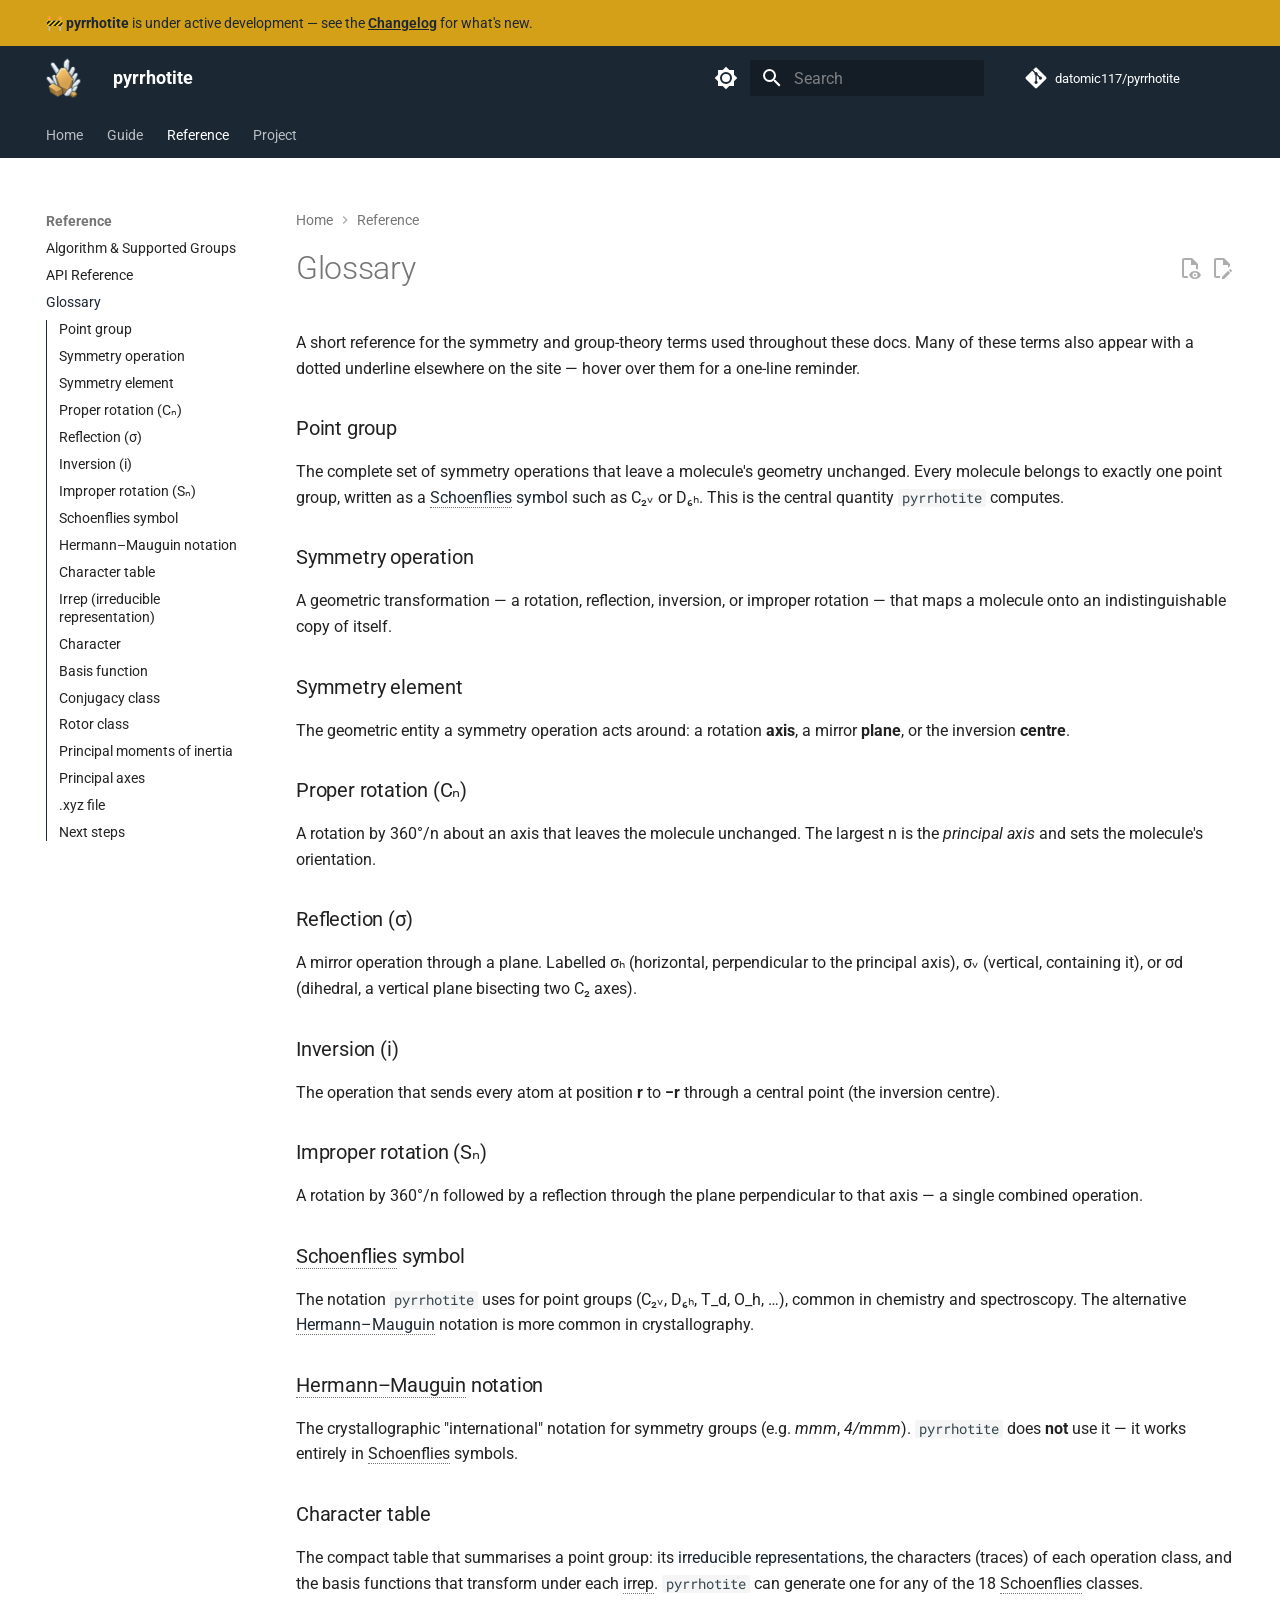
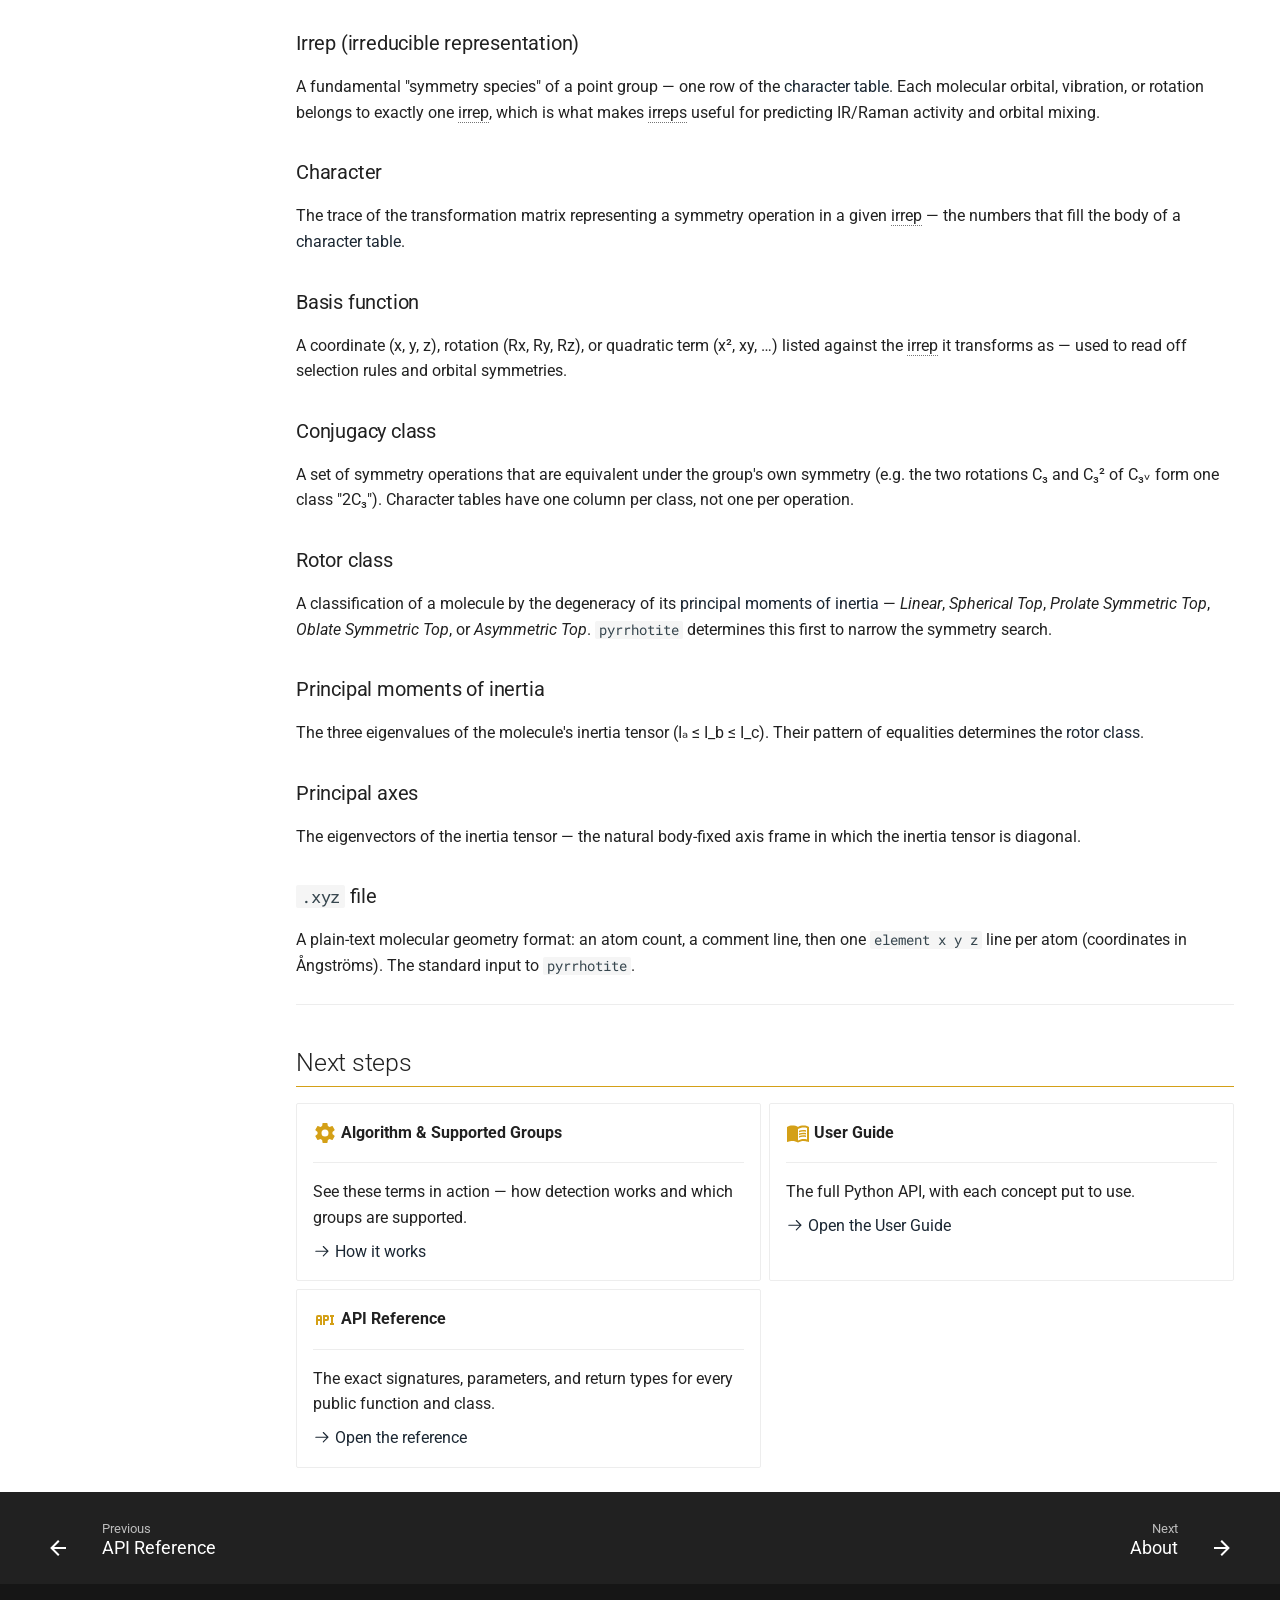
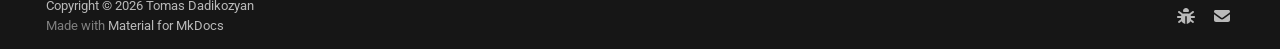
<file: glossary/index.html>
<!doctype html>
<html lang="en" class="no-js">
  <head>
    
      <meta charset="utf-8">
      <meta name="viewport" content="width=device-width,initial-scale=1">
      
        <meta name="description" content="Automatic Schoenflies point group determination, character table generation, and 3-D molecule visualization">
      
      
      
        <link rel="canonical" href="https://datomic117.github.io/pyrrhotite/glossary/">
      
      
        <link rel="prev" href="../api/">
      
      
        <link rel="next" href="../about/">
      
      
        
      
      
      <link rel="icon" href="../assets/logo.png">
      <meta name="generator" content="mkdocs-1.6.1, mkdocs-material-9.7.6">
    
    
      
        <title>Glossary - pyrrhotite</title>
      
    
    
      <link rel="stylesheet" href="../assets/stylesheets/main.484c7ddc.min.css">
      
        
        <link rel="stylesheet" href="../assets/stylesheets/palette.ab4e12ef.min.css">
      
      


    
    
      
    
    
      
        
        
        <link rel="preconnect" href="https://fonts.gstatic.com" crossorigin>
        <link rel="stylesheet" href="https://fonts.googleapis.com/css?family=Roboto:300,300i,400,400i,700,700i%7CRoboto+Mono:400,400i,700,700i&display=fallback">
        <style>:root{--md-text-font:"Roboto";--md-code-font:"Roboto Mono"}</style>
      
    
    
      <link rel="stylesheet" href="../assets/_mkdocstrings.css">
    
      <link rel="stylesheet" href="../stylesheets/extra.css">
    
    <script>__md_scope=new URL("..",location),__md_hash=e=>[...e].reduce(((e,_)=>(e<<5)-e+_.charCodeAt(0)),0),__md_get=(e,_=localStorage,t=__md_scope)=>JSON.parse(_.getItem(t.pathname+"."+e)),__md_set=(e,_,t=localStorage,a=__md_scope)=>{try{t.setItem(a.pathname+"."+e,JSON.stringify(_))}catch(e){}}</script>
    
      

    
    
  </head>
  
  
    
    
      
    
    
    
    
    <body dir="ltr" data-md-color-scheme="default" data-md-color-primary="custom" data-md-color-accent="custom">
  
    
    <input class="md-toggle" data-md-toggle="drawer" type="checkbox" id="__drawer" autocomplete="off">
    <input class="md-toggle" data-md-toggle="search" type="checkbox" id="__search" autocomplete="off">
    <label class="md-overlay" for="__drawer"></label>
    <div data-md-component="skip">
      
        
        <a href="#glossary" class="md-skip">
          Skip to content
        </a>
      
    </div>
    <div data-md-component="announce">
      
        <aside class="md-banner">
          <div class="md-banner__inner md-grid md-typeset">
            
            
  <span>🚧 <strong>pyrrhotite</strong> is under active development —
  see the <a href="../changelog/">Changelog</a> for what's new.</span>

          </div>
          
        </aside>
      
    </div>
    
    
      

<header class="md-header" data-md-component="header">
  <nav class="md-header__inner md-grid" aria-label="Header">
    <a href=".." title="pyrrhotite" class="md-header__button md-logo" aria-label="pyrrhotite" data-md-component="logo">
      
  <img src="../assets/logo.png" alt="logo">

    </a>
    <label class="md-header__button md-icon" for="__drawer">
      
      <svg xmlns="http://www.w3.org/2000/svg" viewBox="0 0 24 24"><path d="M3 6h18v2H3zm0 5h18v2H3zm0 5h18v2H3z"/></svg>
    </label>
    <div class="md-header__title" data-md-component="header-title">
      <div class="md-header__ellipsis">
        <div class="md-header__topic">
          <span class="md-ellipsis">
            pyrrhotite
          </span>
        </div>
        <div class="md-header__topic" data-md-component="header-topic">
          <span class="md-ellipsis">
            
              Glossary
            
          </span>
        </div>
      </div>
    </div>
    
      
        <form class="md-header__option" data-md-component="palette">
  
    
    
    
    <input class="md-option" data-md-color-media="" data-md-color-scheme="default" data-md-color-primary="custom" data-md-color-accent="custom"  aria-label="Switch to dark mode"  type="radio" name="__palette" id="__palette_0">
    
      <label class="md-header__button md-icon" title="Switch to dark mode" for="__palette_1" hidden>
        <svg xmlns="http://www.w3.org/2000/svg" viewBox="0 0 24 24"><path d="M12 8a4 4 0 0 0-4 4 4 4 0 0 0 4 4 4 4 0 0 0 4-4 4 4 0 0 0-4-4m0 10a6 6 0 0 1-6-6 6 6 0 0 1 6-6 6 6 0 0 1 6 6 6 6 0 0 1-6 6m8-9.31V4h-4.69L12 .69 8.69 4H4v4.69L.69 12 4 15.31V20h4.69L12 23.31 15.31 20H20v-4.69L23.31 12z"/></svg>
      </label>
    
  
    
    
    
    <input class="md-option" data-md-color-media="" data-md-color-scheme="slate" data-md-color-primary="custom" data-md-color-accent="custom"  aria-label="Switch to light mode"  type="radio" name="__palette" id="__palette_1">
    
      <label class="md-header__button md-icon" title="Switch to light mode" for="__palette_0" hidden>
        <svg xmlns="http://www.w3.org/2000/svg" viewBox="0 0 24 24"><path d="M12 18c-.89 0-1.74-.2-2.5-.55C11.56 16.5 13 14.42 13 12s-1.44-4.5-3.5-5.45C10.26 6.2 11.11 6 12 6a6 6 0 0 1 6 6 6 6 0 0 1-6 6m8-9.31V4h-4.69L12 .69 8.69 4H4v4.69L.69 12 4 15.31V20h4.69L12 23.31 15.31 20H20v-4.69L23.31 12z"/></svg>
      </label>
    
  
</form>
      
    
    
      <script>var palette=__md_get("__palette");if(palette&&palette.color){if("(prefers-color-scheme)"===palette.color.media){var media=matchMedia("(prefers-color-scheme: light)"),input=document.querySelector(media.matches?"[data-md-color-media='(prefers-color-scheme: light)']":"[data-md-color-media='(prefers-color-scheme: dark)']");palette.color.media=input.getAttribute("data-md-color-media"),palette.color.scheme=input.getAttribute("data-md-color-scheme"),palette.color.primary=input.getAttribute("data-md-color-primary"),palette.color.accent=input.getAttribute("data-md-color-accent")}for(var[key,value]of Object.entries(palette.color))document.body.setAttribute("data-md-color-"+key,value)}</script>
    
    
    
      
      
        <label class="md-header__button md-icon" for="__search">
          
          <svg xmlns="http://www.w3.org/2000/svg" viewBox="0 0 24 24"><path d="M9.5 3A6.5 6.5 0 0 1 16 9.5c0 1.61-.59 3.09-1.56 4.23l.27.27h.79l5 5-1.5 1.5-5-5v-.79l-.27-.27A6.52 6.52 0 0 1 9.5 16 6.5 6.5 0 0 1 3 9.5 6.5 6.5 0 0 1 9.5 3m0 2C7 5 5 7 5 9.5S7 14 9.5 14 14 12 14 9.5 12 5 9.5 5"/></svg>
        </label>
        <div class="md-search" data-md-component="search" role="dialog">
  <label class="md-search__overlay" for="__search"></label>
  <div class="md-search__inner" role="search">
    <form class="md-search__form" name="search">
      <input type="text" class="md-search__input" name="query" aria-label="Search" placeholder="Search" autocapitalize="off" autocorrect="off" autocomplete="off" spellcheck="false" data-md-component="search-query" required>
      <label class="md-search__icon md-icon" for="__search">
        
        <svg xmlns="http://www.w3.org/2000/svg" viewBox="0 0 24 24"><path d="M9.5 3A6.5 6.5 0 0 1 16 9.5c0 1.61-.59 3.09-1.56 4.23l.27.27h.79l5 5-1.5 1.5-5-5v-.79l-.27-.27A6.52 6.52 0 0 1 9.5 16 6.5 6.5 0 0 1 3 9.5 6.5 6.5 0 0 1 9.5 3m0 2C7 5 5 7 5 9.5S7 14 9.5 14 14 12 14 9.5 12 5 9.5 5"/></svg>
        
        <svg xmlns="http://www.w3.org/2000/svg" viewBox="0 0 24 24"><path d="M20 11v2H8l5.5 5.5-1.42 1.42L4.16 12l7.92-7.92L13.5 5.5 8 11z"/></svg>
      </label>
      <nav class="md-search__options" aria-label="Search">
        
          <a href="javascript:void(0)" class="md-search__icon md-icon" title="Share" aria-label="Share" data-clipboard data-clipboard-text="" data-md-component="search-share" tabindex="-1">
            
            <svg xmlns="http://www.w3.org/2000/svg" viewBox="0 0 24 24"><path d="M18 16.08c-.76 0-1.44.3-1.96.77L8.91 12.7c.05-.23.09-.46.09-.7s-.04-.47-.09-.7l7.05-4.11c.54.5 1.25.81 2.04.81a3 3 0 0 0 3-3 3 3 0 0 0-3-3 3 3 0 0 0-3 3c0 .24.04.47.09.7L8.04 9.81C7.5 9.31 6.79 9 6 9a3 3 0 0 0-3 3 3 3 0 0 0 3 3c.79 0 1.5-.31 2.04-.81l7.12 4.15c-.05.21-.08.43-.08.66 0 1.61 1.31 2.91 2.92 2.91s2.92-1.3 2.92-2.91A2.92 2.92 0 0 0 18 16.08"/></svg>
          </a>
        
        <button type="reset" class="md-search__icon md-icon" title="Clear" aria-label="Clear" tabindex="-1">
          
          <svg xmlns="http://www.w3.org/2000/svg" viewBox="0 0 24 24"><path d="M19 6.41 17.59 5 12 10.59 6.41 5 5 6.41 10.59 12 5 17.59 6.41 19 12 13.41 17.59 19 19 17.59 13.41 12z"/></svg>
        </button>
      </nav>
      
        <div class="md-search__suggest" data-md-component="search-suggest"></div>
      
    </form>
    <div class="md-search__output">
      <div class="md-search__scrollwrap" tabindex="0" data-md-scrollfix>
        <div class="md-search-result" data-md-component="search-result">
          <div class="md-search-result__meta">
            Initializing search
          </div>
          <ol class="md-search-result__list" role="presentation"></ol>
        </div>
      </div>
    </div>
  </div>
</div>
      
    
    
      <div class="md-header__source">
        <a href="https://github.com/datomic117/pyrrhotite" title="Go to repository" class="md-source" data-md-component="source">
  <div class="md-source__icon md-icon">
    
    <svg xmlns="http://www.w3.org/2000/svg" viewBox="0 0 448 512"><!--! Font Awesome Free 7.1.0 by @fontawesome - https://fontawesome.com License - https://fontawesome.com/license/free (Icons: CC BY 4.0, Fonts: SIL OFL 1.1, Code: MIT License) Copyright 2025 Fonticons, Inc.--><path d="M439.6 236.1 244 40.5c-5.4-5.5-12.8-8.5-20.4-8.5s-15 3-20.4 8.4L162.5 81l51.5 51.5c27.1-9.1 52.7 16.8 43.4 43.7l49.7 49.7c34.2-11.8 61.2 31 35.5 56.7-26.5 26.5-70.2-2.9-56-37.3L240.3 199v121.9c25.3 12.5 22.3 41.8 9.1 55-6.4 6.4-15.2 10.1-24.3 10.1s-17.8-3.6-24.3-10.1c-17.6-17.6-11.1-46.9 11.2-56v-123c-20.8-8.5-24.6-30.7-18.6-45L142.6 101 8.5 235.1C3 240.6 0 247.9 0 255.5s3 15 8.5 20.4l195.6 195.7c5.4 5.4 12.7 8.4 20.4 8.4s15-3 20.4-8.4l194.7-194.7c5.4-5.4 8.4-12.8 8.4-20.4s-3-15-8.4-20.4"/></svg>
  </div>
  <div class="md-source__repository">
    datomic117/pyrrhotite
  </div>
</a>
      </div>
    
  </nav>
  
</header>
    
    <div class="md-container" data-md-component="container">
      
      
        
          
            
<nav class="md-tabs" aria-label="Tabs" data-md-component="tabs">
  <div class="md-grid">
    <ul class="md-tabs__list">
      
        
  
  
  
  
    <li class="md-tabs__item">
      <a href=".." class="md-tabs__link">
        
  
  
    
  
  Home

      </a>
    </li>
  

      
        
  
  
  
  
    
    
      <li class="md-tabs__item">
        <a href="../getting-started/" class="md-tabs__link">
          
  
  
  Guide

        </a>
      </li>
    
  

      
        
  
  
  
    
  
  
    
    
      <li class="md-tabs__item md-tabs__item--active">
        <a href="../algorithm/" class="md-tabs__link">
          
  
  
  Reference

        </a>
      </li>
    
  

      
        
  
  
  
  
    
    
      <li class="md-tabs__item">
        <a href="../about/" class="md-tabs__link">
          
  
  
  Project

        </a>
      </li>
    
  

      
    </ul>
  </div>
</nav>
          
        
      
      <main class="md-main" data-md-component="main">
        <div class="md-main__inner md-grid">
          
            
              
              <div class="md-sidebar md-sidebar--primary" data-md-component="sidebar" data-md-type="navigation" >
                <div class="md-sidebar__scrollwrap">
                  <div class="md-sidebar__inner">
                    


  


  

<nav class="md-nav md-nav--primary md-nav--lifted md-nav--integrated" aria-label="Navigation" data-md-level="0">
  <label class="md-nav__title" for="__drawer">
    <a href=".." title="pyrrhotite" class="md-nav__button md-logo" aria-label="pyrrhotite" data-md-component="logo">
      
  <img src="../assets/logo.png" alt="logo">

    </a>
    pyrrhotite
  </label>
  
    <div class="md-nav__source">
      <a href="https://github.com/datomic117/pyrrhotite" title="Go to repository" class="md-source" data-md-component="source">
  <div class="md-source__icon md-icon">
    
    <svg xmlns="http://www.w3.org/2000/svg" viewBox="0 0 448 512"><!--! Font Awesome Free 7.1.0 by @fontawesome - https://fontawesome.com License - https://fontawesome.com/license/free (Icons: CC BY 4.0, Fonts: SIL OFL 1.1, Code: MIT License) Copyright 2025 Fonticons, Inc.--><path d="M439.6 236.1 244 40.5c-5.4-5.5-12.8-8.5-20.4-8.5s-15 3-20.4 8.4L162.5 81l51.5 51.5c27.1-9.1 52.7 16.8 43.4 43.7l49.7 49.7c34.2-11.8 61.2 31 35.5 56.7-26.5 26.5-70.2-2.9-56-37.3L240.3 199v121.9c25.3 12.5 22.3 41.8 9.1 55-6.4 6.4-15.2 10.1-24.3 10.1s-17.8-3.6-24.3-10.1c-17.6-17.6-11.1-46.9 11.2-56v-123c-20.8-8.5-24.6-30.7-18.6-45L142.6 101 8.5 235.1C3 240.6 0 247.9 0 255.5s3 15 8.5 20.4l195.6 195.7c5.4 5.4 12.7 8.4 20.4 8.4s15-3 20.4-8.4l194.7-194.7c5.4-5.4 8.4-12.8 8.4-20.4s-3-15-8.4-20.4"/></svg>
  </div>
  <div class="md-source__repository">
    datomic117/pyrrhotite
  </div>
</a>
    </div>
  
  <ul class="md-nav__list" data-md-scrollfix>
    
      
      
  
  
  
  
    <li class="md-nav__item">
      <a href=".." class="md-nav__link">
        
  
  
  <span class="md-ellipsis">
    
  
    Home
  

    
  </span>
  
  

      </a>
    </li>
  

    
      
      
  
  
  
  
    
    
    
    
      
      
        
      
    
    
    <li class="md-nav__item md-nav__item--nested">
      
        
        
          
        
        <input class="md-nav__toggle md-toggle md-toggle--indeterminate" type="checkbox" id="__nav_2" >
        
          
          <label class="md-nav__link" for="__nav_2" id="__nav_2_label" tabindex="0">
            
  
  
  <span class="md-ellipsis">
    
  
    Guide
  

    
  </span>
  
  

            <span class="md-nav__icon md-icon"></span>
          </label>
        
        <nav class="md-nav" data-md-level="1" aria-labelledby="__nav_2_label" aria-expanded="false">
          <label class="md-nav__title" for="__nav_2">
            <span class="md-nav__icon md-icon"></span>
            
  
    Guide
  

          </label>
          <ul class="md-nav__list" data-md-scrollfix>
            
              
                
  
  
  
  
    <li class="md-nav__item">
      <a href="../getting-started/" class="md-nav__link">
        
  
  
  <span class="md-ellipsis">
    
  
    Getting Started
  

    
  </span>
  
  

      </a>
    </li>
  

              
            
              
                
  
  
  
  
    <li class="md-nav__item">
      <a href="../user-guide/" class="md-nav__link">
        
  
  
  <span class="md-ellipsis">
    
  
    User Guide
  

    
  </span>
  
  

      </a>
    </li>
  

              
            
              
                
  
  
  
  
    <li class="md-nav__item">
      <a href="../gallery/" class="md-nav__link">
        
  
  
  <span class="md-ellipsis">
    
  
    Examples Gallery
  

    
  </span>
  
  

      </a>
    </li>
  

              
            
              
                
  
  
  
  
    <li class="md-nav__item">
      <a href="../example/" class="md-nav__link">
        
  
  
  <span class="md-ellipsis">
    
  
    Example Script
  

    
  </span>
  
  

      </a>
    </li>
  

              
            
          </ul>
        </nav>
      
    </li>
  

    
      
      
  
  
    
  
  
  
    
    
    
    
      
        
        
      
      
        
      
    
    
    <li class="md-nav__item md-nav__item--active md-nav__item--section md-nav__item--nested">
      
        
        
        <input class="md-nav__toggle md-toggle " type="checkbox" id="__nav_3" checked>
        
          
          <label class="md-nav__link" for="__nav_3" id="__nav_3_label" tabindex="">
            
  
  
  <span class="md-ellipsis">
    
  
    Reference
  

    
  </span>
  
  

            <span class="md-nav__icon md-icon"></span>
          </label>
        
        <nav class="md-nav" data-md-level="1" aria-labelledby="__nav_3_label" aria-expanded="true">
          <label class="md-nav__title" for="__nav_3">
            <span class="md-nav__icon md-icon"></span>
            
  
    Reference
  

          </label>
          <ul class="md-nav__list" data-md-scrollfix>
            
              
                
  
  
  
  
    <li class="md-nav__item">
      <a href="../algorithm/" class="md-nav__link">
        
  
  
  <span class="md-ellipsis">
    
  
    Algorithm & Supported Groups
  

    
  </span>
  
  

      </a>
    </li>
  

              
            
              
                
  
  
  
  
    <li class="md-nav__item">
      <a href="../api/" class="md-nav__link">
        
  
  
  <span class="md-ellipsis">
    
  
    API Reference
  

    
  </span>
  
  

      </a>
    </li>
  

              
            
              
                
  
  
    
  
  
  
    <li class="md-nav__item md-nav__item--active">
      
      <input class="md-nav__toggle md-toggle" type="checkbox" id="__toc">
      
      
        
      
      
        <label class="md-nav__link md-nav__link--active" for="__toc">
          
  
  
  <span class="md-ellipsis">
    
  
    Glossary
  

    
  </span>
  
  

          <span class="md-nav__icon md-icon"></span>
        </label>
      
      <a href="./" class="md-nav__link md-nav__link--active">
        
  
  
  <span class="md-ellipsis">
    
  
    Glossary
  

    
  </span>
  
  

      </a>
      
        

<nav class="md-nav md-nav--secondary" aria-label="Table of contents">
  
  
  
    
  
  
    <label class="md-nav__title" for="__toc">
      <span class="md-nav__icon md-icon"></span>
      Table of contents
    </label>
    <ul class="md-nav__list" data-md-component="toc" data-md-scrollfix>
      
        <li class="md-nav__item">
  <a href="#point-group" class="md-nav__link">
    <span class="md-ellipsis">
      
        Point group
      
    </span>
  </a>
  
</li>
      
        <li class="md-nav__item">
  <a href="#symmetry-operation" class="md-nav__link">
    <span class="md-ellipsis">
      
        Symmetry operation
      
    </span>
  </a>
  
</li>
      
        <li class="md-nav__item">
  <a href="#symmetry-element" class="md-nav__link">
    <span class="md-ellipsis">
      
        Symmetry element
      
    </span>
  </a>
  
</li>
      
        <li class="md-nav__item">
  <a href="#proper-rotation-cn" class="md-nav__link">
    <span class="md-ellipsis">
      
        Proper rotation (Cₙ)
      
    </span>
  </a>
  
</li>
      
        <li class="md-nav__item">
  <a href="#reflection" class="md-nav__link">
    <span class="md-ellipsis">
      
        Reflection (σ)
      
    </span>
  </a>
  
</li>
      
        <li class="md-nav__item">
  <a href="#inversion-i" class="md-nav__link">
    <span class="md-ellipsis">
      
        Inversion (i)
      
    </span>
  </a>
  
</li>
      
        <li class="md-nav__item">
  <a href="#improper-rotation-sn" class="md-nav__link">
    <span class="md-ellipsis">
      
        Improper rotation (Sₙ)
      
    </span>
  </a>
  
</li>
      
        <li class="md-nav__item">
  <a href="#schoenflies-symbol" class="md-nav__link">
    <span class="md-ellipsis">
      
        Schoenflies symbol
      
    </span>
  </a>
  
</li>
      
        <li class="md-nav__item">
  <a href="#hermannmauguin-notation" class="md-nav__link">
    <span class="md-ellipsis">
      
        Hermann–Mauguin notation
      
    </span>
  </a>
  
</li>
      
        <li class="md-nav__item">
  <a href="#character-table" class="md-nav__link">
    <span class="md-ellipsis">
      
        Character table
      
    </span>
  </a>
  
</li>
      
        <li class="md-nav__item">
  <a href="#irrep-irreducible-representation" class="md-nav__link">
    <span class="md-ellipsis">
      
        Irrep (irreducible representation)
      
    </span>
  </a>
  
</li>
      
        <li class="md-nav__item">
  <a href="#character" class="md-nav__link">
    <span class="md-ellipsis">
      
        Character
      
    </span>
  </a>
  
</li>
      
        <li class="md-nav__item">
  <a href="#basis-function" class="md-nav__link">
    <span class="md-ellipsis">
      
        Basis function
      
    </span>
  </a>
  
</li>
      
        <li class="md-nav__item">
  <a href="#conjugacy-class" class="md-nav__link">
    <span class="md-ellipsis">
      
        Conjugacy class
      
    </span>
  </a>
  
</li>
      
        <li class="md-nav__item">
  <a href="#rotor-class" class="md-nav__link">
    <span class="md-ellipsis">
      
        Rotor class
      
    </span>
  </a>
  
</li>
      
        <li class="md-nav__item">
  <a href="#principal-moments-of-inertia" class="md-nav__link">
    <span class="md-ellipsis">
      
        Principal moments of inertia
      
    </span>
  </a>
  
</li>
      
        <li class="md-nav__item">
  <a href="#principal-axes" class="md-nav__link">
    <span class="md-ellipsis">
      
        Principal axes
      
    </span>
  </a>
  
</li>
      
        <li class="md-nav__item">
  <a href="#xyz-file" class="md-nav__link">
    <span class="md-ellipsis">
      
        .xyz file
      
    </span>
  </a>
  
</li>
      
        <li class="md-nav__item">
  <a href="#next-steps" class="md-nav__link">
    <span class="md-ellipsis">
      
        Next steps
      
    </span>
  </a>
  
</li>
      
    </ul>
  
</nav>
      
    </li>
  

              
            
          </ul>
        </nav>
      
    </li>
  

    
      
      
  
  
  
  
    
    
    
    
      
      
        
      
    
    
    <li class="md-nav__item md-nav__item--nested">
      
        
        
          
        
        <input class="md-nav__toggle md-toggle md-toggle--indeterminate" type="checkbox" id="__nav_4" >
        
          
          <label class="md-nav__link" for="__nav_4" id="__nav_4_label" tabindex="0">
            
  
  
  <span class="md-ellipsis">
    
  
    Project
  

    
  </span>
  
  

            <span class="md-nav__icon md-icon"></span>
          </label>
        
        <nav class="md-nav" data-md-level="1" aria-labelledby="__nav_4_label" aria-expanded="false">
          <label class="md-nav__title" for="__nav_4">
            <span class="md-nav__icon md-icon"></span>
            
  
    Project
  

          </label>
          <ul class="md-nav__list" data-md-scrollfix>
            
              
                
  
  
  
  
    <li class="md-nav__item">
      <a href="../about/" class="md-nav__link">
        
  
  
  <span class="md-ellipsis">
    
  
    About
  

    
  </span>
  
  

      </a>
    </li>
  

              
            
              
                
  
  
  
  
    <li class="md-nav__item">
      <a href="../changelog/" class="md-nav__link">
        
  
  
  <span class="md-ellipsis">
    
  
    Changelog
  

    
  </span>
  
  

      </a>
    </li>
  

              
            
          </ul>
        </nav>
      
    </li>
  

    
  </ul>
</nav>
                  </div>
                </div>
              </div>
            
            
          
          
            <div class="md-content" data-md-component="content">
              
                



  


  <nav class="md-path" aria-label="Navigation" >
    <ol class="md-path__list">
      
        
  
  
    <li class="md-path__item">
      <a href=".." class="md-path__link">
        
  <span class="md-ellipsis">
    Home
  </span>

      </a>
    </li>
  

      
      
        
  
  
    
    
      <li class="md-path__item">
        <a href="../algorithm/" class="md-path__link">
          
  <span class="md-ellipsis">
    Reference
  </span>

        </a>
      </li>
    
  

      
    </ol>
  </nav>

              
              <article class="md-content__inner md-typeset">
                
                  


  
    <a href="https://github.com/datomic117/pyrrhotite/edit/main/docs/glossary.md" title="Edit this page" class="md-content__button md-icon" rel="edit">
      
      <svg xmlns="http://www.w3.org/2000/svg" viewBox="0 0 24 24"><path d="M10 20H6V4h7v5h5v3.1l2-2V8l-6-6H6c-1.1 0-2 .9-2 2v16c0 1.1.9 2 2 2h4zm10.2-7c.1 0 .3.1.4.2l1.3 1.3c.2.2.2.6 0 .8l-1 1-2.1-2.1 1-1c.1-.1.2-.2.4-.2m0 3.9L14.1 23H12v-2.1l6.1-6.1z"/></svg>
    </a>
  
  
    
      
    
    <a href="https://github.com/datomic117/pyrrhotite/raw/main/docs/glossary.md" title="View source of this page" class="md-content__button md-icon">
      
      <svg xmlns="http://www.w3.org/2000/svg" viewBox="0 0 24 24"><path d="M17 18c.56 0 1 .44 1 1s-.44 1-1 1-1-.44-1-1 .44-1 1-1m0-3c-2.73 0-5.06 1.66-6 4 .94 2.34 3.27 4 6 4s5.06-1.66 6-4c-.94-2.34-3.27-4-6-4m0 6.5a2.5 2.5 0 0 1-2.5-2.5 2.5 2.5 0 0 1 2.5-2.5 2.5 2.5 0 0 1 2.5 2.5 2.5 2.5 0 0 1-2.5 2.5M9.27 20H6V4h7v5h5v4.07c.7.08 1.36.25 2 .49V8l-6-6H6a2 2 0 0 0-2 2v16a2 2 0 0 0 2 2h4.5a8.2 8.2 0 0 1-1.23-2"/></svg>
    </a>
  


<h1 id="glossary">Glossary</h1>
<p>A short reference for the symmetry and group-theory terms used throughout these
docs. Many of these terms also appear with a dotted underline elsewhere on the
site — hover over them for a one-line reminder.</p>
<h3 id="point-group">Point group</h3>
<p>The complete set of symmetry operations that leave a molecule's geometry
unchanged. Every molecule belongs to exactly one point group, written as a
<a href="#schoenflies-symbol"><abbr title="The point-group notation pyrrhotite uses (C2v, D6h, Td, …), common in chemistry. See the Glossary.">Schoenflies</abbr> symbol</a> such as C₂ᵥ or D₆ₕ. This is the
central quantity <code>pyrrhotite</code> computes.</p>
<h3 id="symmetry-operation">Symmetry operation</h3>
<p>A geometric transformation — a rotation, reflection, inversion, or improper
rotation — that maps a molecule onto an indistinguishable copy of itself.</p>
<h3 id="symmetry-element">Symmetry element</h3>
<p>The geometric entity a symmetry operation acts around: a rotation <strong>axis</strong>, a
mirror <strong>plane</strong>, or the inversion <strong>centre</strong>.</p>
<h3 id="proper-rotation-cn">Proper rotation (Cₙ)</h3>
<p>A rotation by 360°/n about an axis that leaves the molecule unchanged. The
largest n is the <em>principal axis</em> and sets the molecule's orientation.</p>
<h3 id="reflection">Reflection (σ)</h3>
<p>A mirror operation through a plane. Labelled σₕ (horizontal, perpendicular to
the principal axis), σᵥ (vertical, containing it), or σd (dihedral, a vertical
plane bisecting two C₂ axes).</p>
<h3 id="inversion-i">Inversion (i)</h3>
<p>The operation that sends every atom at position <strong>r</strong> to <strong>−r</strong> through a
central point (the inversion centre).</p>
<h3 id="improper-rotation-sn">Improper rotation (Sₙ)</h3>
<p>A rotation by 360°/n followed by a reflection through the plane perpendicular to
that axis — a single combined operation.</p>
<h3 id="schoenflies-symbol"><abbr title="The point-group notation pyrrhotite uses (C2v, D6h, Td, …), common in chemistry. See the Glossary.">Schoenflies</abbr> symbol</h3>
<p>The notation <code>pyrrhotite</code> uses for point groups (C₂ᵥ, D₆ₕ, T_d, O_h, …), common
in chemistry and spectroscopy. The alternative
<a href="#hermannmauguin-notation"><abbr title="The crystallographic &quot;international&quot; symmetry notation — pyrrhotite does not use it. See the Glossary.">Hermann–Mauguin</abbr></a> notation is more common in
crystallography.</p>
<h3 id="hermannmauguin-notation"><abbr title="The crystallographic &quot;international&quot; symmetry notation — pyrrhotite does not use it. See the Glossary.">Hermann–Mauguin</abbr> notation</h3>
<p>The crystallographic "international" notation for symmetry groups (e.g. <em>mmm</em>,
<em>4/mmm</em>). <code>pyrrhotite</code> does <strong>not</strong> use it — it works entirely in <abbr title="The point-group notation pyrrhotite uses (C2v, D6h, Td, …), common in chemistry. See the Glossary.">Schoenflies</abbr>
symbols.</p>
<h3 id="character-table">Character table</h3>
<p>The compact table that summarises a point group: its
<a href="#irrep-irreducible-representation">irreducible representations</a>, the characters
(traces) of each operation class, and the basis functions that transform under
each <abbr title="Irreducible representation — one fundamental symmetry species (row) of a character table. See the Glossary.">irrep</abbr>. <code>pyrrhotite</code> can generate one for any of the 18 <abbr title="The point-group notation pyrrhotite uses (C2v, D6h, Td, …), common in chemistry. See the Glossary.">Schoenflies</abbr> classes.</p>
<h3 id="irrep-irreducible-representation">Irrep (irreducible representation)</h3>
<p>A fundamental "symmetry species" of a point group — one row of the
<a href="#character-table">character table</a>. Each molecular orbital, vibration, or
rotation belongs to exactly one <abbr title="Irreducible representation — one fundamental symmetry species (row) of a character table. See the Glossary.">irrep</abbr>, which is what makes <abbr title="Irreducible representations — the fundamental symmetry species (rows) of a character table. See the Glossary.">irreps</abbr> useful for
predicting IR/Raman activity and orbital mixing.</p>
<h3 id="character">Character</h3>
<p>The trace of the transformation matrix representing a symmetry operation in a
given <abbr title="Irreducible representation — one fundamental symmetry species (row) of a character table. See the Glossary.">irrep</abbr> — the numbers that fill the body of a
<a href="#character-table">character table</a>.</p>
<h3 id="basis-function">Basis function</h3>
<p>A coordinate (x, y, z), rotation (Rx, Ry, Rz), or quadratic term (x², xy, …)
listed against the <abbr title="Irreducible representation — one fundamental symmetry species (row) of a character table. See the Glossary.">irrep</abbr> it transforms as — used to read off selection rules and
orbital symmetries.</p>
<h3 id="conjugacy-class">Conjugacy class</h3>
<p>A set of symmetry operations that are equivalent under the group's own symmetry
(e.g. the two rotations C₃ and C₃² of C₃ᵥ form one class "2C₃"). Character tables
have one column per class, not one per operation.</p>
<h3 id="rotor-class">Rotor class</h3>
<p>A classification of a molecule by the degeneracy of its
<a href="#principal-moments-of-inertia">principal moments of inertia</a> — <em>Linear</em>,
<em>Spherical Top</em>, <em>Prolate Symmetric Top</em>, <em>Oblate Symmetric Top</em>, or <em>Asymmetric
Top</em>. <code>pyrrhotite</code> determines this first to narrow the symmetry search.</p>
<h3 id="principal-moments-of-inertia">Principal moments of inertia</h3>
<p>The three eigenvalues of the molecule's inertia tensor (Iₐ ≤ I_b ≤ I_c). Their
pattern of equalities determines the <a href="#rotor-class">rotor class</a>.</p>
<h3 id="principal-axes">Principal axes</h3>
<p>The eigenvectors of the inertia tensor — the natural body-fixed axis frame in
which the inertia tensor is diagonal.</p>
<h3 id="xyz-file"><code>.xyz</code> file</h3>
<p>A plain-text molecular geometry format: an atom count, a comment line, then one
<code>element x y z</code> line per atom (coordinates in Ångströms). The standard input to
<code>pyrrhotite</code>.</p>
<hr />
<h2 id="next-steps">Next steps</h2>
<div class="grid cards">
<ul>
<li>
<p><span class="twemoji lg middle"><svg xmlns="http://www.w3.org/2000/svg" viewBox="0 0 24 24"><path d="M12 15.5A3.5 3.5 0 0 1 8.5 12 3.5 3.5 0 0 1 12 8.5a3.5 3.5 0 0 1 3.5 3.5 3.5 3.5 0 0 1-3.5 3.5m7.43-2.53c.04-.32.07-.64.07-.97s-.03-.66-.07-1l2.11-1.63c.19-.15.24-.42.12-.64l-2-3.46c-.12-.22-.39-.31-.61-.22l-2.49 1c-.52-.39-1.06-.73-1.69-.98l-.37-2.65A.506.506 0 0 0 14 2h-4c-.25 0-.46.18-.5.42l-.37 2.65c-.63.25-1.17.59-1.69.98l-2.49-1c-.22-.09-.49 0-.61.22l-2 3.46c-.13.22-.07.49.12.64L4.57 11c-.04.34-.07.67-.07 1s.03.65.07.97l-2.11 1.66c-.19.15-.25.42-.12.64l2 3.46c.12.22.39.3.61.22l2.49-1.01c.52.4 1.06.74 1.69.99l.37 2.65c.04.24.25.42.5.42h4c.25 0 .46-.18.5-.42l.37-2.65c.63-.26 1.17-.59 1.69-.99l2.49 1.01c.22.08.49 0 .61-.22l2-3.46c.12-.22.07-.49-.12-.64z"/></svg></span> <strong>Algorithm &amp; Supported Groups</strong></p>
<hr />
<p>See these terms in action — how detection works and which groups are
supported.</p>
<p><a href="../algorithm/"><span class="twemoji"><svg xmlns="http://www.w3.org/2000/svg" viewBox="0 0 24 24"><path d="M13.22 19.03a.75.75 0 0 1 0-1.06L18.19 13H3.75a.75.75 0 0 1 0-1.5h14.44l-4.97-4.97a.749.749 0 0 1 .326-1.275.75.75 0 0 1 .734.215l6.25 6.25a.75.75 0 0 1 0 1.06l-6.25 6.25a.75.75 0 0 1-1.06 0"/></svg></span> How it works</a></p>
</li>
<li>
<p><span class="twemoji lg middle"><svg xmlns="http://www.w3.org/2000/svg" viewBox="0 0 24 24"><path d="M12 21.5c-1.35-.85-3.8-1.5-5.5-1.5-1.65 0-3.35.3-4.75 1.05-.1.05-.15.05-.25.05-.25 0-.5-.25-.5-.5V6c.6-.45 1.25-.75 2-1 1.11-.35 2.33-.5 3.5-.5 1.95 0 4.05.4 5.5 1.5 1.45-1.1 3.55-1.5 5.5-1.5 1.17 0 2.39.15 3.5.5.75.25 1.4.55 2 1v14.6c0 .25-.25.5-.5.5-.1 0-.15 0-.25-.05-1.4-.75-3.1-1.05-4.75-1.05-1.7 0-4.15.65-5.5 1.5M12 8v11.5c1.35-.85 3.8-1.5 5.5-1.5 1.2 0 2.4.15 3.5.5V7c-1.1-.35-2.3-.5-3.5-.5-1.7 0-4.15.65-5.5 1.5m1 3.5c1.11-.68 2.6-1 4.5-1 .91 0 1.76.09 2.5.28V9.23c-.87-.15-1.71-.23-2.5-.23q-2.655 0-4.5.84zm4.5.17c-1.71 0-3.21.26-4.5.79v1.69c1.11-.65 2.6-.99 4.5-.99 1.04 0 1.88.08 2.5.24v-1.5c-.87-.16-1.71-.23-2.5-.23m2.5 2.9c-.87-.16-1.71-.24-2.5-.24-1.83 0-3.33.27-4.5.8v1.69c1.11-.66 2.6-.99 4.5-.99 1.04 0 1.88.08 2.5.24z"/></svg></span> <strong>User Guide</strong></p>
<hr />
<p>The full Python API, with each concept put to use.</p>
<p><a href="../user-guide/"><span class="twemoji"><svg xmlns="http://www.w3.org/2000/svg" viewBox="0 0 24 24"><path d="M13.22 19.03a.75.75 0 0 1 0-1.06L18.19 13H3.75a.75.75 0 0 1 0-1.5h14.44l-4.97-4.97a.749.749 0 0 1 .326-1.275.75.75 0 0 1 .734.215l6.25 6.25a.75.75 0 0 1 0 1.06l-6.25 6.25a.75.75 0 0 1-1.06 0"/></svg></span> Open the User Guide</a></p>
</li>
<li>
<p><span class="twemoji lg middle"><svg xmlns="http://www.w3.org/2000/svg" viewBox="0 0 24 24"><path d="M7 7H5a2 2 0 0 0-2 2v8h2v-4h2v4h2V9a2 2 0 0 0-2-2m0 4H5V9h2m7-2h-4v10h2v-4h2a2 2 0 0 0 2-2V9a2 2 0 0 0-2-2m0 4h-2V9h2m6 0v6h1v2h-4v-2h1V9h-1V7h4v2Z"/></svg></span> <strong>API Reference</strong></p>
<hr />
<p>The exact signatures, parameters, and return types for every public
function and class.</p>
<p><a href="../api/"><span class="twemoji"><svg xmlns="http://www.w3.org/2000/svg" viewBox="0 0 24 24"><path d="M13.22 19.03a.75.75 0 0 1 0-1.06L18.19 13H3.75a.75.75 0 0 1 0-1.5h14.44l-4.97-4.97a.749.749 0 0 1 .326-1.275.75.75 0 0 1 .734.215l6.25 6.25a.75.75 0 0 1 0 1.06l-6.25 6.25a.75.75 0 0 1-1.06 0"/></svg></span> Open the reference</a></p>
</li>
</ul>
</div>












                
              </article>
            </div>
          
          
  <script>var tabs=__md_get("__tabs");if(Array.isArray(tabs))e:for(var set of document.querySelectorAll(".tabbed-set")){var labels=set.querySelector(".tabbed-labels");for(var tab of tabs)for(var label of labels.getElementsByTagName("label"))if(label.innerText.trim()===tab){var input=document.getElementById(label.htmlFor);input.checked=!0;continue e}}</script>

<script>var target=document.getElementById(location.hash.slice(1));target&&target.name&&(target.checked=target.name.startsWith("__tabbed_"))</script>
        </div>
        
          <button type="button" class="md-top md-icon" data-md-component="top" hidden>
  
  <svg xmlns="http://www.w3.org/2000/svg" viewBox="0 0 24 24"><path d="M13 20h-2V8l-5.5 5.5-1.42-1.42L12 4.16l7.92 7.92-1.42 1.42L13 8z"/></svg>
  Back to top
</button>
        
      </main>
      
        <footer class="md-footer">
  
    
      
      <nav class="md-footer__inner md-grid" aria-label="Footer" >
        
          
          <a href="../api/" class="md-footer__link md-footer__link--prev" aria-label="Previous: API Reference">
            <div class="md-footer__button md-icon">
              
              <svg xmlns="http://www.w3.org/2000/svg" viewBox="0 0 24 24"><path d="M20 11v2H8l5.5 5.5-1.42 1.42L4.16 12l7.92-7.92L13.5 5.5 8 11z"/></svg>
            </div>
            <div class="md-footer__title">
              <span class="md-footer__direction">
                Previous
              </span>
              <div class="md-ellipsis">
                API Reference
              </div>
            </div>
          </a>
        
        
          
          <a href="../about/" class="md-footer__link md-footer__link--next" aria-label="Next: About">
            <div class="md-footer__title">
              <span class="md-footer__direction">
                Next
              </span>
              <div class="md-ellipsis">
                About
              </div>
            </div>
            <div class="md-footer__button md-icon">
              
              <svg xmlns="http://www.w3.org/2000/svg" viewBox="0 0 24 24"><path d="M4 11v2h12l-5.5 5.5 1.42 1.42L19.84 12l-7.92-7.92L10.5 5.5 16 11z"/></svg>
            </div>
          </a>
        
      </nav>
    
  
  <div class="md-footer-meta md-typeset">
    <div class="md-footer-meta__inner md-grid">
      <div class="md-copyright">
  
    <div class="md-copyright__highlight">
      Copyright &copy; 2026 Tomas Dadikozyan
    </div>
  
  
    Made with
    <a href="https://squidfunk.github.io/mkdocs-material/" target="_blank" rel="noopener">
      Material for MkDocs
    </a>
  
</div>
      
        
<div class="md-social">
  
    
    
    
    
    <a href="https://github.com/datomic117/pyrrhotite/issues" target="_blank" rel="noopener" title="Report an issue" class="md-social__link">
      <svg xmlns="http://www.w3.org/2000/svg" viewBox="0 0 576 512"><!--! Font Awesome Free 7.1.0 by @fontawesome - https://fontawesome.com License - https://fontawesome.com/license/free (Icons: CC BY 4.0, Fonts: SIL OFL 1.1, Code: MIT License) Copyright 2025 Fonticons, Inc.--><path d="M192 96c0-53 43-96 96-96s96 43 96 96v3.6c0 15.7-12.7 28.4-28.4 28.4H220.5c-15.7 0-28.4-12.7-28.4-28.4V96zm345.6 12.8c10.6 14.1 7.7 34.2-6.4 44.8l-97.8 73.3c5.3 8.9 9.3 18.7 11.8 29.1H544c17.7 0 32 14.3 32 32s-14.3 32-32 32h-96v32c0 2.6-.1 5.3-.2 7.9l83.4 62.5c14.1 10.6 17 30.7 6.4 44.8s-30.7 17-44.8 6.4l-63.1-47.3c-23.2 44.2-66.5 76.2-117.7 83.9V280c0-13.3-10.7-24-24-24s-24 10.7-24 24v230.2c-51.2-7.7-94.5-39.7-117.7-83.9l-63.1 47.3c-14.1 10.6-34.2 7.7-44.8-6.4s-7.7-34.2 6.4-44.8l83.4-62.5c-.1-2.6-.2-5.2-.2-7.9v-32H32c-17.7 0-32-14.3-32-32s14.3-32 32-32h98.8c2.5-10.4 6.5-20.2 11.8-29.1l-97.8-73.3c-14.1-10.6-17-30.7-6.4-44.8s30.7-17 44.8-6.4L192 184c12.3-5.1 25.8-8 40-8h112c14.2 0 27.7 2.8 40 8l108.8-81.6c14.1-10.6 34.2-7.7 44.8 6.4"/></svg>
    </a>
  
    
    
    
    
    <a href="https://datomic117.github.io/pyrrhotite/about/#contact" target="_blank" rel="noopener" title="Contact the maintainer" class="md-social__link">
      <svg xmlns="http://www.w3.org/2000/svg" viewBox="0 0 512 512"><!--! Font Awesome Free 7.1.0 by @fontawesome - https://fontawesome.com License - https://fontawesome.com/license/free (Icons: CC BY 4.0, Fonts: SIL OFL 1.1, Code: MIT License) Copyright 2025 Fonticons, Inc.--><path d="M48 64C21.5 64 0 85.5 0 112c0 15.1 7.1 29.3 19.2 38.4l208 156a48 48 0 0 0 57.6 0l208-156c12.1-9.1 19.2-23.3 19.2-38.4 0-26.5-21.5-48-48-48zM0 196v188c0 35.3 28.7 64 64 64h384c35.3 0 64-28.7 64-64V196L313.6 344.8c-34.1 25.6-81.1 25.6-115.2 0z"/></svg>
    </a>
  
</div>
      
    </div>
  </div>
</footer>
      
    </div>
    <div class="md-dialog" data-md-component="dialog">
      <div class="md-dialog__inner md-typeset"></div>
    </div>
    
    
    
      
      
      <script id="__config" type="application/json">{"annotate": null, "base": "..", "features": ["navigation.tabs", "navigation.top", "navigation.sections", "navigation.expand", "navigation.footer", "navigation.path", "toc.integrate", "search.suggest", "search.highlight", "search.share", "content.code.copy", "content.tabs.link", "content.tooltips", "content.action.edit", "content.action.view"], "search": "../assets/javascripts/workers/search.2c215733.min.js", "tags": null, "translations": {"clipboard.copied": "Copied to clipboard", "clipboard.copy": "Copy to clipboard", "search.result.more.one": "1 more on this page", "search.result.more.other": "# more on this page", "search.result.none": "No matching documents", "search.result.one": "1 matching document", "search.result.other": "# matching documents", "search.result.placeholder": "Type to start searching", "search.result.term.missing": "Missing", "select.version": "Select version"}, "version": null}</script>
    
    
      <script src="../assets/javascripts/bundle.79ae519e.min.js"></script>
      
    
  </body>
</html>
</file>
<file: assets/_mkdocstrings.css>
/* Avoid breaking parameter names, etc. in table cells. */
.doc-contents td code {
  word-break: normal !important;
}

/* No line break before first paragraph of descriptions. */
.doc-md-description,
.doc-md-description>p:first-child {
  display: inline;
}

/* No text transformation from Material for MkDocs for H5 headings. */
.md-typeset h5 .doc-object-name {
  text-transform: none;
}

/* Max width for docstring sections tables. */
.doc .md-typeset__table,
.doc .md-typeset__table table {
  display: table !important;
  width: 100%;
}

.doc .md-typeset__table tr {
  display: table-row;
}

/* Defaults in Spacy table style. */
.doc-param-default,
.doc-type_param-default {
  float: right;
}

/* Parameter headings must be inline, not blocks. */
.doc-heading-parameter,
.doc-heading-type_parameter {
  display: inline;
}

/* Default font size for parameter headings. */
.md-typeset .doc-heading-parameter {
  font-size: inherit;
}

/* Prefer space on the right, not the left of parameter permalinks. */
.doc-heading-parameter .headerlink,
.doc-heading-type_parameter .headerlink {
  margin-left: 0 !important;
  margin-right: 0.2rem;
}

/* Backward-compatibility: docstring section titles in bold. */
.doc-section-title {
  font-weight: bold;
}

/* Backlinks crumb separator. */
.doc-backlink-crumb {
  display: inline-flex;
  gap: .2rem;
  white-space: nowrap;
  align-items: center;
  vertical-align: middle;
}
.doc-backlink-crumb:not(:first-child)::before {
  background-color: var(--md-default-fg-color--lighter);
  content: "";
  display: inline;
  height: 1rem;
  --md-path-icon: url('data:image/svg+xml;charset=utf-8,<svg xmlns="http://www.w3.org/2000/svg" viewBox="0 0 24 24"><path d="M8.59 16.58 13.17 12 8.59 7.41 10 6l6 6-6 6z"/></svg>');
  -webkit-mask-image: var(--md-path-icon);
  mask-image: var(--md-path-icon);
  width: 1rem;
}
.doc-backlink-crumb.last {
  font-weight: bold;
}

/* Symbols in Navigation and ToC. */
:root, :host,
[data-md-color-scheme="default"] {
  --doc-symbol-parameter-fg-color: #df50af;
  --doc-symbol-type_parameter-fg-color: #df50af;
  --doc-symbol-attribute-fg-color: #953800;
  --doc-symbol-function-fg-color: #8250df;
  --doc-symbol-method-fg-color: #8250df;
  --doc-symbol-class-fg-color: #0550ae;
  --doc-symbol-type_alias-fg-color: #0550ae;
  --doc-symbol-module-fg-color: #5cad0f;

  --doc-symbol-parameter-bg-color: #df50af1a;
  --doc-symbol-type_parameter-bg-color: #df50af1a;
  --doc-symbol-attribute-bg-color: #9538001a;
  --doc-symbol-function-bg-color: #8250df1a;
  --doc-symbol-method-bg-color: #8250df1a;
  --doc-symbol-class-bg-color: #0550ae1a;
  --doc-symbol-type_alias-bg-color: #0550ae1a;
  --doc-symbol-module-bg-color: #5cad0f1a;
}

[data-md-color-scheme="slate"] {
  --doc-symbol-parameter-fg-color: #ffa8cc;
  --doc-symbol-type_parameter-fg-color: #ffa8cc;
  --doc-symbol-attribute-fg-color: #ffa657;
  --doc-symbol-function-fg-color: #d2a8ff;
  --doc-symbol-method-fg-color: #d2a8ff;
  --doc-symbol-class-fg-color: #79c0ff;
  --doc-symbol-type_alias-fg-color: #79c0ff;
  --doc-symbol-module-fg-color: #baff79;

  --doc-symbol-parameter-bg-color: #ffa8cc1a;
  --doc-symbol-type_parameter-bg-color: #ffa8cc1a;
  --doc-symbol-attribute-bg-color: #ffa6571a;
  --doc-symbol-function-bg-color: #d2a8ff1a;
  --doc-symbol-method-bg-color: #d2a8ff1a;
  --doc-symbol-class-bg-color: #79c0ff1a;
  --doc-symbol-type_alias-bg-color: #79c0ff1a;
  --doc-symbol-module-bg-color: #baff791a;
}

code.doc-symbol {
  border-radius: .1rem;
  font-size: .85em;
  padding: 0 .3em;
  font-weight: bold;
}

code.doc-symbol-parameter,
a code.doc-symbol-parameter {
  color: var(--doc-symbol-parameter-fg-color);
  background-color: var(--doc-symbol-parameter-bg-color);
}

code.doc-symbol-parameter::after {
  content: "param";
}

code.doc-symbol-type_parameter,
a code.doc-symbol-type_parameter {
  color: var(--doc-symbol-type_parameter-fg-color);
  background-color: var(--doc-symbol-type_parameter-bg-color);
}

code.doc-symbol-type_parameter::after {
  content: "type-param";
}

code.doc-symbol-attribute,
a code.doc-symbol-attribute {
  color: var(--doc-symbol-attribute-fg-color);
  background-color: var(--doc-symbol-attribute-bg-color);
}

code.doc-symbol-attribute::after {
  content: "attr";
}

code.doc-symbol-function,
a code.doc-symbol-function {
  color: var(--doc-symbol-function-fg-color);
  background-color: var(--doc-symbol-function-bg-color);
}

code.doc-symbol-function::after {
  content: "func";
}

code.doc-symbol-method,
a code.doc-symbol-method {
  color: var(--doc-symbol-method-fg-color);
  background-color: var(--doc-symbol-method-bg-color);
}

code.doc-symbol-method::after {
  content: "meth";
}

code.doc-symbol-class,
a code.doc-symbol-class {
  color: var(--doc-symbol-class-fg-color);
  background-color: var(--doc-symbol-class-bg-color);
}

code.doc-symbol-class::after {
  content: "class";
}


code.doc-symbol-type_alias,
a code.doc-symbol-type_alias {
  color: var(--doc-symbol-type_alias-fg-color);
  background-color: var(--doc-symbol-type_alias-bg-color);
}

code.doc-symbol-type_alias::after {
  content: "type";
}

code.doc-symbol-module,
a code.doc-symbol-module {
  color: var(--doc-symbol-module-fg-color);
  background-color: var(--doc-symbol-module-bg-color);
}

code.doc-symbol-module::after {
  content: "mod";
}

.doc-signature .autorefs {
  color: inherit;
  border-bottom: 1px dotted currentcolor;
}

/* Source code blocks (admonitions). */
:root {
  --md-admonition-icon--mkdocstrings-source: url('data:image/svg+xml;charset=utf-8,<svg xmlns="http://www.w3.org/2000/svg" viewBox="0 0 24 24"><path d="M15.22 4.97a.75.75 0 0 1 1.06 0l6.5 6.5a.75.75 0 0 1 0 1.06l-6.5 6.5a.749.749 0 0 1-1.275-.326.75.75 0 0 1 .215-.734L21.19 12l-5.97-5.97a.75.75 0 0 1 0-1.06m-6.44 0a.75.75 0 0 1 0 1.06L2.81 12l5.97 5.97a.749.749 0 0 1-.326 1.275.75.75 0 0 1-.734-.215l-6.5-6.5a.75.75 0 0 1 0-1.06l6.5-6.5a.75.75 0 0 1 1.06 0"/></svg>')
}
.md-typeset .admonition.mkdocstrings-source,
.md-typeset details.mkdocstrings-source {
  border: none;
  padding: 0;
}
.md-typeset .admonition.mkdocstrings-source:focus-within,
.md-typeset details.mkdocstrings-source:focus-within {
  box-shadow: none;
}
.md-typeset .mkdocstrings-source > .admonition-title,
.md-typeset .mkdocstrings-source > summary {
  background-color: inherit;
}
.md-typeset .mkdocstrings-source > .admonition-title::before,
.md-typeset .mkdocstrings-source > summary::before {
  background-color: var(--md-default-fg-color);
  -webkit-mask-image: var(--md-admonition-icon--mkdocstrings-source);
          mask-image: var(--md-admonition-icon--mkdocstrings-source);
}
</file>
<file: stylesheets/extra.css>
/* Custom "pyrrhotite" brand palette: navy primary + bronze/gold accent,
   matching docs/assets/logo.png. Activated via palette.primary/accent: custom
   in mkdocs.yml. */

/* Enlarge the header/nav logo. The Material default caps the logo image at
   ~1.2rem; the cropped crystal mark reads better a bit larger. */
.md-header__button.md-logo img,
.md-nav__title .md-logo img {
  height: 2rem;
  width: auto;
}

[data-md-color-primary="custom"] {
  --md-primary-fg-color: #1b2733;
  --md-primary-fg-color--light: #3a4a5c;
  --md-primary-fg-color--dark: #11181f;
  --md-primary-bg-color: #ffffff;
  --md-primary-bg-color--light: hsla(0, 0%, 100%, 0.7);
}

[data-md-color-accent="custom"] {
  --md-accent-fg-color: #d4a017;
  --md-accent-fg-color--transparent: rgba(212, 160, 23, 0.1);
  --md-accent-bg-color: #ffffff;
  --md-accent-bg-color--light: hsla(0, 0%, 100%, 0.7);
}

/* Extra brand color used outside the primary/accent system, e.g. for the
   home page hero banner gradient. */
:root {
  --pyrrhotite-gold: #f0cf8a;
  --pyrrhotite-amber: #d4a017;
  --pyrrhotite-navy: #1b2733;
}

/* Body text links (`.md-typeset a`) default to --md-typeset-a-color, which
   falls back to --md-primary-fg-color — our navy. In dark/slate mode that's
   a near-black link on a near-black background, i.e. invisible. Override it
   to the lighter brand gold for the slate scheme so links (in admonitions,
   cards, paragraphs, ...) stay readable against the dark background. */
[data-md-color-scheme="slate"] {
  --md-typeset-a-color: var(--pyrrhotite-gold);
}

/* Gold announcement bar (see docs/overrides/main.html). Material renders the
   {% block announce %} content inside `.md-banner` (not `.md-announce`), so the
   brand styling must target that class or it silently has no effect — which
   left a navy link on the default dark banner, i.e. invisible. */
.md-banner {
  background-color: var(--pyrrhotite-amber);
  color: var(--pyrrhotite-navy);
}

.md-banner a {
  color: var(--pyrrhotite-navy);
  font-weight: 600;
  text-decoration: underline;
}

/* Hero banner on the home page */
.pyrrhotite-hero {
  margin: 1.5rem 0 2rem;
  padding: 2rem 2rem 1.75rem;
  border-radius: 0.4rem;
  background: linear-gradient(135deg, #1b2733 0%, #2c3e50 55%, #a47a30 100%);
  background-size: 200% 200%;
  animation: pyrrhotite-hero-shift 18s ease infinite;
  color: #fff;
}

@keyframes pyrrhotite-hero-shift {
  0%, 100% { background-position: 0% 50%; }
  50% { background-position: 100% 50%; }
}

@media (prefers-reduced-motion: reduce) {
  .pyrrhotite-hero {
    animation: none;
  }
}

.pyrrhotite-hero h1 {
  color: #fff;
  margin-top: 0;
}

.pyrrhotite-hero p {
  color: rgba(255, 255, 255, 0.9);
}

.pyrrhotite-hero .md-button {
  border-color: var(--pyrrhotite-gold);
  color: #fff;
}

.pyrrhotite-hero .md-button--primary {
  background-color: var(--pyrrhotite-amber);
  border-color: var(--pyrrhotite-amber);
  color: var(--pyrrhotite-navy);
}

.pyrrhotite-hero .md-button:hover {
  background-color: var(--pyrrhotite-gold);
  border-color: var(--pyrrhotite-gold);
  color: var(--pyrrhotite-navy);
}

/* Badge row on the home page */
.pyrrhotite-badges img {
  margin: 0.1rem;
}

/* Give the feature/navigation grid cards a gold accent on hover */
.md-typeset .grid.cards > ul > li:hover,
.md-typeset .grid.cards > ol > li:hover {
  border-color: var(--pyrrhotite-amber);
  box-shadow: 0 0.2rem 0.5rem rgba(212, 160, 23, 0.25);
}

.md-typeset .grid.cards > ul > li > p:first-child .twemoji,
.md-typeset .grid.cards > ol > li > p:first-child .twemoji {
  color: var(--pyrrhotite-amber);
}

/* Make the whole card clickable when its *title* is a link (the navigation
   cards on the home page, where the first line is e.g. **[Getting Started](...)**).
   We stretch that title link's hit area over the entire card with a transparent
   ::after overlay (the classic "stretched link" pattern), so clicking anywhere
   on the card — not just the title text — follows the link, matching the
   whole-card hover highlight above.

   This is deliberately scoped to a link inside the first paragraph only, so
   cards whose title is plain text and whose *body* contains links (e.g. the
   "Contact" cards on the About page) are left completely alone: with no link in
   the first paragraph no overlay is created, so their body links keep working
   normally and the card is not turned into one big link. Setting position on
   every card is harmless — only cards that actually get the ::after overlay use
   it as the positioning context. */
.md-typeset .grid.cards > ul > li,
.md-typeset .grid.cards > ol > li {
  position: relative;
}

.md-typeset .grid.cards > ul > li > p:first-child a::after,
.md-typeset .grid.cards > ol > li > p:first-child a::after {
  content: "";
  position: absolute;
  inset: 0;
}

/* Give each major section a gold underline so pages read as distinct
   sections rather than one continuous wall of text. */
.md-typeset h2 {
  padding-bottom: 0.3rem;
  border-bottom: 0.05rem solid var(--pyrrhotite-amber);
}

/* ---------------------------------------------------------------------
   Admonitions ("!!! note", "!!! tip", etc.) and collapsible "??? "
   blocks default to a mix of blue/green/orange/red that clashes with the
   site's navy + gold palette. Recolour them onto a shared gold/amber
   scale so they read as "part of this site" rather than generic
   Material defaults. Plain `note`/`info`/`tip`/`example`/`question` all
   get the brand amber; `warning` keeps a distinct, slightly redder amber
   so cautionary callouts still stand out from informational ones.
   `.md-typeset` is repeated to win the specificity fight against
   Material's own admonition rules. --------------------------------- */
.md-typeset .admonition,
.md-typeset details {
  border-color: var(--pyrrhotite-amber);
}

.md-typeset .admonition > .admonition-title,
.md-typeset details > summary {
  background-color: rgba(212, 160, 23, 0.1);
}

.md-typeset .admonition > .admonition-title::before,
.md-typeset details > summary::before,
.md-typeset .admonition > .admonition-title::after,
.md-typeset details > summary::after {
  background-color: var(--pyrrhotite-amber);
}

.md-typeset .warning,
.md-typeset details.warning {
  border-color: #b5651d;
}

.md-typeset .warning > .admonition-title,
.md-typeset details.warning > summary {
  background-color: rgba(181, 101, 29, 0.1);
}

.md-typeset .warning > .admonition-title::before,
.md-typeset details.warning > summary::before {
  background-color: #b5651d;
}

/* Keep admonition body text the same shade as the rest of the page —
   Material dims it slightly by default, which read as an inconsistency
   once the surrounding colours changed. */
.md-typeset .admonition > p,
.md-typeset details > p {
  color: var(--md-default-fg-color);
}

/* ---------------------------------------------------------------------
   Mermaid diagrams (the User Guide "How the pieces fit together" and the
   Algorithm "How the algorithm works" flowcharts) default to Mermaid's own
   blue/grey theme, which looks out of place next to the navy/gold site
   palette. Material exposes these as CSS custom properties read by its
   Mermaid integration at render time.

   The node fill/text are set to the same amber-on-navy as the home page
   "Get started" button (--pyrrhotite-amber fill, --pyrrhotite-navy text/border)
   so the boxes read as solidly "branded" rather than the faint 10%-opacity
   wash they used before. --------------------------------- */
.mermaid {
  --md-mermaid-edge-color: var(--pyrrhotite-amber);
  --md-mermaid-node-bg-color: var(--pyrrhotite-amber);
  --md-mermaid-node-fg-color: var(--pyrrhotite-navy);
  --md-mermaid-label-bg-color: var(--md-default-bg-color);
  --md-mermaid-label-fg-color: var(--md-default-fg-color);
}
</file>
<file: assets/stylesheets/main.484c7ddc.min.css>
@charset "UTF-8";html{-webkit-text-size-adjust:none;-moz-text-size-adjust:none;text-size-adjust:none;box-sizing:border-box}*,:after,:before{box-sizing:inherit}@media (prefers-reduced-motion){*,:after,:before{transition:none!important}}body{margin:0}a,button,input,label{-webkit-tap-highlight-color:transparent}a{color:inherit;text-decoration:none}hr{border:0;box-sizing:initial;display:block;height:.05rem;overflow:visible;padding:0}small{font-size:80%}sub,sup{line-height:1em}img{border-style:none}table{border-collapse:initial;border-spacing:0}td,th{font-weight:400;vertical-align:top}button{background:#0000;border:0;font-family:inherit;font-size:inherit;margin:0;padding:0}input{border:0;outline:none}:root{--md-primary-fg-color:#4051b5;--md-primary-fg-color--light:#5d6cc0;--md-primary-fg-color--dark:#303fa1;--md-primary-bg-color:#fff;--md-primary-bg-color--light:#ffffffb3;--md-accent-fg-color:#526cfe;--md-accent-fg-color--transparent:#526cfe1a;--md-accent-bg-color:#fff;--md-accent-bg-color--light:#ffffffb3}[data-md-color-scheme=default]{color-scheme:light}[data-md-color-scheme=default] img[src$="#gh-dark-mode-only"],[data-md-color-scheme=default] img[src$="#only-dark"]{display:none}:root,[data-md-color-scheme=default]{--md-hue:225deg;--md-default-fg-color:#000000de;--md-default-fg-color--light:#0000008a;--md-default-fg-color--lighter:#00000052;--md-default-fg-color--lightest:#00000012;--md-default-bg-color:#fff;--md-default-bg-color--light:#ffffffb3;--md-default-bg-color--lighter:#ffffff4d;--md-default-bg-color--lightest:#ffffff1f;--md-code-fg-color:#36464e;--md-code-bg-color:#f5f5f5;--md-code-bg-color--light:#f5f5f5b3;--md-code-bg-color--lighter:#f5f5f54d;--md-code-hl-color:#4287ff;--md-code-hl-color--light:#4287ff1a;--md-code-hl-number-color:#d52a2a;--md-code-hl-special-color:#db1457;--md-code-hl-function-color:#a846b9;--md-code-hl-constant-color:#6e59d9;--md-code-hl-keyword-color:#3f6ec6;--md-code-hl-string-color:#1c7d4d;--md-code-hl-name-color:var(--md-code-fg-color);--md-code-hl-operator-color:var(--md-default-fg-color--light);--md-code-hl-punctuation-color:var(--md-default-fg-color--light);--md-code-hl-comment-color:var(--md-default-fg-color--light);--md-code-hl-generic-color:var(--md-default-fg-color--light);--md-code-hl-variable-color:var(--md-default-fg-color--light);--md-typeset-color:var(--md-default-fg-color);--md-typeset-a-color:var(--md-primary-fg-color);--md-typeset-del-color:#f5503d26;--md-typeset-ins-color:#0bd57026;--md-typeset-kbd-color:#fafafa;--md-typeset-kbd-accent-color:#fff;--md-typeset-kbd-border-color:#b8b8b8;--md-typeset-mark-color:#ffff0080;--md-typeset-table-color:#0000001f;--md-typeset-table-color--light:rgba(0,0,0,.035);--md-admonition-fg-color:var(--md-default-fg-color);--md-admonition-bg-color:var(--md-default-bg-color);--md-warning-fg-color:#000000de;--md-warning-bg-color:#ff9;--md-footer-fg-color:#fff;--md-footer-fg-color--light:#ffffffb3;--md-footer-fg-color--lighter:#ffffff73;--md-footer-bg-color:#000000de;--md-footer-bg-color--dark:#00000052;--md-shadow-z1:0 0.2rem 0.5rem #0000000d,0 0 0.05rem #0000001a;--md-shadow-z2:0 0.2rem 0.5rem #0000001a,0 0 0.05rem #00000040;--md-shadow-z3:0 0.2rem 0.5rem #0003,0 0 0.05rem #00000059}.md-icon svg{fill:currentcolor;display:block;height:1.2rem;width:1.2rem}body{-webkit-font-smoothing:antialiased;-moz-osx-font-smoothing:grayscale;--md-text-font-family:var(--md-text-font,_),-apple-system,BlinkMacSystemFont,Helvetica,Arial,sans-serif;--md-code-font-family:var(--md-code-font,_),SFMono-Regular,Consolas,Menlo,monospace}aside,body,input{font-feature-settings:"kern","liga";color:var(--md-typeset-color);font-family:var(--md-text-font-family)}code,kbd,pre{font-feature-settings:"kern";font-family:var(--md-code-font-family)}:root{--md-typeset-table-sort-icon:url('data:image/svg+xml;charset=utf-8,<svg xmlns="http://www.w3.org/2000/svg" viewBox="0 0 24 24"><path d="m18 21-4-4h3V7h-3l4-4 4 4h-3v10h3M2 19v-2h10v2M2 13v-2h7v2M2 7V5h4v2z"/></svg>');--md-typeset-table-sort-icon--asc:url('data:image/svg+xml;charset=utf-8,<svg xmlns="http://www.w3.org/2000/svg" viewBox="0 0 24 24"><path d="M19 17h3l-4 4-4-4h3V3h2M2 17h10v2H2M6 5v2H2V5m0 6h7v2H2z"/></svg>');--md-typeset-table-sort-icon--desc:url('data:image/svg+xml;charset=utf-8,<svg xmlns="http://www.w3.org/2000/svg" viewBox="0 0 24 24"><path d="M19 7h3l-4-4-4 4h3v14h2M2 17h10v2H2M6 5v2H2V5m0 6h7v2H2z"/></svg>')}.md-typeset{-webkit-print-color-adjust:exact;color-adjust:exact;font-size:.8rem;line-height:1.6;overflow-wrap:break-word}@media print{.md-typeset{font-size:.68rem}}.md-typeset blockquote,.md-typeset dl,.md-typeset figure,.md-typeset ol,.md-typeset pre,.md-typeset ul{margin-bottom:1em;margin-top:1em}.md-typeset h1{color:var(--md-default-fg-color--light);font-size:2em;line-height:1.3;margin:0 0 1.25em}.md-typeset h1,.md-typeset h2{font-weight:300;letter-spacing:-.01em}.md-typeset h2{font-size:1.5625em;line-height:1.4;margin:1.6em 0 .64em}.md-typeset h3{font-size:1.25em;font-weight:400;letter-spacing:-.01em;line-height:1.5;margin:1.6em 0 .8em}.md-typeset h2+h3{margin-top:.8em}.md-typeset h4{font-weight:700;letter-spacing:-.01em;margin:1em 0}.md-typeset h5,.md-typeset h6{color:var(--md-default-fg-color--light);font-size:.8em;font-weight:700;letter-spacing:-.01em;margin:1.25em 0}.md-typeset h5{text-transform:uppercase}.md-typeset h5 code{text-transform:none}.md-typeset hr{border-bottom:.05rem solid var(--md-default-fg-color--lightest);display:flow-root;margin:1.5em 0}.md-typeset a{color:var(--md-typeset-a-color);word-break:break-word}.md-typeset a,.md-typeset a:before{transition:color 125ms}.md-typeset a:focus,.md-typeset a:hover{color:var(--md-accent-fg-color)}.md-typeset a:focus code,.md-typeset a:hover code{background-color:var(--md-accent-fg-color--transparent);color:var(--md-accent-fg-color)}.md-typeset a code{color:var(--md-typeset-a-color)}.md-typeset a.focus-visible{outline-color:var(--md-accent-fg-color);outline-offset:.2rem}.md-typeset code,.md-typeset kbd,.md-typeset pre{color:var(--md-code-fg-color);direction:ltr;font-variant-ligatures:none;transition:background-color 125ms}@media print{.md-typeset code,.md-typeset kbd,.md-typeset pre{white-space:pre-wrap}}.md-typeset code{background-color:var(--md-code-bg-color);border-radius:.1rem;-webkit-box-decoration-break:clone;box-decoration-break:clone;font-size:.85em;padding:0 .2941176471em;transition:color 125ms,background-color 125ms;word-break:break-word}.md-typeset code:not(.focus-visible){-webkit-tap-highlight-color:transparent;outline:none}.md-typeset pre{display:flow-root;line-height:1.4;position:relative}.md-typeset pre>code{-webkit-box-decoration-break:slice;box-decoration-break:slice;box-shadow:none;display:block;margin:0;outline-color:var(--md-accent-fg-color);overflow:auto;padding:.7720588235em 1.1764705882em;scrollbar-color:var(--md-default-fg-color--lighter) #0000;scrollbar-width:thin;touch-action:auto;word-break:normal}.md-typeset pre>code:hover{scrollbar-color:var(--md-accent-fg-color) #0000}.md-typeset pre>code::-webkit-scrollbar{height:.2rem;width:.2rem}.md-typeset pre>code::-webkit-scrollbar-thumb{background-color:var(--md-default-fg-color--lighter)}.md-typeset pre>code::-webkit-scrollbar-thumb:hover{background-color:var(--md-accent-fg-color)}.md-typeset kbd{background-color:var(--md-typeset-kbd-color);border-radius:.1rem;box-shadow:0 .1rem 0 .05rem var(--md-typeset-kbd-border-color),0 .1rem 0 var(--md-typeset-kbd-border-color),0 -.1rem .2rem var(--md-typeset-kbd-accent-color) inset;color:var(--md-default-fg-color);display:inline-block;font-size:.75em;padding:0 .6666666667em;vertical-align:text-top;word-break:break-word}.md-typeset mark{background-color:var(--md-typeset-mark-color);-webkit-box-decoration-break:clone;box-decoration-break:clone;color:inherit;word-break:break-word}.md-typeset abbr{cursor:help;text-decoration:none}.md-typeset [data-preview],.md-typeset abbr{border-bottom:.05rem dotted var(--md-default-fg-color--light)}.md-typeset small{opacity:.75}[dir=ltr] .md-typeset sub,[dir=ltr] .md-typeset sup{margin-left:.078125em}[dir=rtl] .md-typeset sub,[dir=rtl] .md-typeset sup{margin-right:.078125em}[dir=ltr] .md-typeset blockquote{padding-left:.6rem}[dir=rtl] .md-typeset blockquote{padding-right:.6rem}[dir=ltr] .md-typeset blockquote{border-left:.2rem solid var(--md-default-fg-color--lighter)}[dir=rtl] .md-typeset blockquote{border-right:.2rem solid var(--md-default-fg-color--lighter)}.md-typeset blockquote{color:var(--md-default-fg-color--light);margin-left:0;margin-right:0}.md-typeset ul{list-style-type:disc}.md-typeset ul[type]{list-style-type:revert-layer}[dir=ltr] .md-typeset ol,[dir=ltr] .md-typeset ul{margin-left:.625em}[dir=rtl] .md-typeset ol,[dir=rtl] .md-typeset ul{margin-right:.625em}.md-typeset ol,.md-typeset ul{padding:0}.md-typeset ol:not([hidden]),.md-typeset ul:not([hidden]){display:flow-root}.md-typeset ol ol,.md-typeset ul ol{list-style-type:lower-alpha}.md-typeset ol ol ol,.md-typeset ul ol ol{list-style-type:lower-roman}.md-typeset ol ol ol ol,.md-typeset ul ol ol ol{list-style-type:upper-alpha}.md-typeset ol ol ol ol ol,.md-typeset ul ol ol ol ol{list-style-type:upper-roman}.md-typeset ol[type],.md-typeset ul[type]{list-style-type:revert-layer}[dir=ltr] .md-typeset ol li,[dir=ltr] .md-typeset ul li{margin-left:1.25em}[dir=rtl] .md-typeset ol li,[dir=rtl] .md-typeset ul li{margin-right:1.25em}.md-typeset ol li,.md-typeset ul li{margin-bottom:.5em}.md-typeset ol li blockquote,.md-typeset ol li p,.md-typeset ul li blockquote,.md-typeset ul li p{margin:.5em 0}.md-typeset ol li:last-child,.md-typeset ul li:last-child{margin-bottom:0}[dir=ltr] .md-typeset ol li ol,[dir=ltr] .md-typeset ol li ul,[dir=ltr] .md-typeset ul li ol,[dir=ltr] .md-typeset ul li ul{margin-left:.625em}[dir=rtl] .md-typeset ol li ol,[dir=rtl] .md-typeset ol li ul,[dir=rtl] .md-typeset ul li ol,[dir=rtl] .md-typeset ul li ul{margin-right:.625em}.md-typeset ol li ol,.md-typeset ol li ul,.md-typeset ul li ol,.md-typeset ul li ul{margin-bottom:.5em;margin-top:.5em}[dir=ltr] .md-typeset dd{margin-left:1.875em}[dir=rtl] .md-typeset dd{margin-right:1.875em}.md-typeset dd{margin-bottom:1.5em;margin-top:1em}.md-typeset img,.md-typeset svg,.md-typeset video{height:auto;max-width:100%}.md-typeset img[align=left]{margin:1em 1em 1em 0}.md-typeset img[align=right]{margin:1em 0 1em 1em}.md-typeset img[align]:only-child{margin-top:0}.md-typeset figure{display:flow-root;margin:1em auto;max-width:100%;text-align:center;width:fit-content}.md-typeset figure img{display:block;margin:0 auto}.md-typeset figcaption{font-style:italic;margin:1em auto;max-width:24rem}.md-typeset iframe{max-width:100%}.md-typeset table:not([class]){background-color:var(--md-default-bg-color);border:.05rem solid var(--md-typeset-table-color);border-radius:.1rem;display:inline-block;font-size:.64rem;max-width:100%;overflow:auto;touch-action:auto}@media print{.md-typeset table:not([class]){display:table}}.md-typeset table:not([class])+*{margin-top:1.5em}.md-typeset table:not([class]) td>:first-child,.md-typeset table:not([class]) th>:first-child{margin-top:0}.md-typeset table:not([class]) td>:last-child,.md-typeset table:not([class]) th>:last-child{margin-bottom:0}.md-typeset table:not([class]) td:not([align]),.md-typeset table:not([class]) th:not([align]){text-align:left}[dir=rtl] .md-typeset table:not([class]) td:not([align]),[dir=rtl] .md-typeset table:not([class]) th:not([align]){text-align:right}.md-typeset table:not([class]) th{font-weight:700;min-width:5rem;padding:.9375em 1.25em;vertical-align:top}.md-typeset table:not([class]) td{border-top:.05rem solid var(--md-typeset-table-color);padding:.9375em 1.25em;vertical-align:top}.md-typeset table:not([class]) tbody tr{transition:background-color 125ms}.md-typeset table:not([class]) tbody tr:hover{background-color:var(--md-typeset-table-color--light);box-shadow:0 .05rem 0 var(--md-default-bg-color) inset}.md-typeset table:not([class]) a{word-break:normal}.md-typeset table th[role=columnheader]{cursor:pointer}[dir=ltr] .md-typeset table th[role=columnheader]:after{margin-left:.5em}[dir=rtl] .md-typeset table th[role=columnheader]:after{margin-right:.5em}.md-typeset table th[role=columnheader]:after{content:"";display:inline-block;height:1.2em;-webkit-mask-image:var(--md-typeset-table-sort-icon);mask-image:var(--md-typeset-table-sort-icon);-webkit-mask-repeat:no-repeat;mask-repeat:no-repeat;-webkit-mask-size:contain;mask-size:contain;transition:background-color 125ms;vertical-align:text-bottom;width:1.2em}.md-typeset table th[role=columnheader]:hover:after{background-color:var(--md-default-fg-color--lighter)}.md-typeset table th[role=columnheader][aria-sort=ascending]:after{background-color:var(--md-default-fg-color--light);-webkit-mask-image:var(--md-typeset-table-sort-icon--asc);mask-image:var(--md-typeset-table-sort-icon--asc)}.md-typeset table th[role=columnheader][aria-sort=descending]:after{background-color:var(--md-default-fg-color--light);-webkit-mask-image:var(--md-typeset-table-sort-icon--desc);mask-image:var(--md-typeset-table-sort-icon--desc)}.md-typeset__scrollwrap{margin:1em -.8rem;overflow-x:auto;touch-action:auto}.md-typeset__table{display:inline-block;margin-bottom:.5em;padding:0 .8rem}@media print{.md-typeset__table{display:block}}html .md-typeset__table table{display:table;margin:0;overflow:hidden;width:100%}@media screen and (max-width:44.984375em){.md-content__inner>pre{margin:1em -.8rem}.md-content__inner>pre code{border-radius:0}}.md-typeset .md-author{border-radius:100%;display:block;flex-shrink:0;height:1.6rem;overflow:hidden;position:relative;transition:color 125ms,transform 125ms;width:1.6rem}.md-typeset .md-author img{display:block}.md-typeset .md-author--more{background:var(--md-default-fg-color--lightest);color:var(--md-default-fg-color--lighter);font-size:.6rem;font-weight:700;line-height:1.6rem;text-align:center}.md-typeset .md-author--long{height:2.4rem;width:2.4rem}.md-typeset a.md-author{transform:scale(1)}.md-typeset a.md-author img{border-radius:100%;filter:grayscale(100%) opacity(75%);transition:filter 125ms}.md-typeset a.md-author:focus,.md-typeset a.md-author:hover{transform:scale(1.1);z-index:1}.md-typeset a.md-author:focus img,.md-typeset a.md-author:hover img{filter:grayscale(0)}.md-banner{background-color:var(--md-footer-bg-color);color:var(--md-footer-fg-color);overflow:auto}@media print{.md-banner{display:none}}.md-banner--warning{background-color:var(--md-warning-bg-color);color:var(--md-warning-fg-color)}.md-banner__inner{font-size:.7rem;margin:.6rem auto;padding:0 .8rem}[dir=ltr] .md-banner__button{float:right}[dir=rtl] .md-banner__button{float:left}.md-banner__button{color:inherit;cursor:pointer;transition:opacity .25s}.no-js .md-banner__button{display:none}.md-banner__button:hover{opacity:.7}html{font-size:125%;height:100%;overflow-x:hidden}@media screen and (min-width:100em){html{font-size:137.5%}}@media screen and (min-width:125em){html{font-size:150%}}body{background-color:var(--md-default-bg-color);display:flex;flex-direction:column;font-size:.5rem;min-height:100%;position:relative;width:100%}@media print{body{display:block}}@media screen and (max-width:59.984375em){body[data-md-scrolllock]{position:fixed}}.md-grid{margin-left:auto;margin-right:auto;max-width:61rem}.md-container{display:flex;flex-direction:column;flex-grow:1}@media print{.md-container{display:block}}.md-main{flex-grow:1}.md-main__inner{display:flex;height:100%;margin-top:1.5rem}.md-ellipsis{overflow:hidden;text-overflow:ellipsis}.md-toggle{display:none}.md-option{height:0;opacity:0;position:absolute;width:0}.md-option:checked+label:not([hidden]){display:block}.md-option.focus-visible+label{outline-color:var(--md-accent-fg-color);outline-style:auto}.md-skip{background-color:var(--md-default-fg-color);border-radius:.1rem;color:var(--md-default-bg-color);font-size:.64rem;margin:.5rem;opacity:0;outline-color:var(--md-accent-fg-color);padding:.3rem .5rem;position:fixed;transform:translateY(.4rem);z-index:-1}.md-skip:focus{opacity:1;transform:translateY(0);transition:transform .25s cubic-bezier(.4,0,.2,1),opacity 175ms 75ms;z-index:10}@page{margin:25mm}:root{--md-clipboard-icon:url('data:image/svg+xml;charset=utf-8,<svg xmlns="http://www.w3.org/2000/svg" viewBox="0 0 24 24"><path d="M19 21H8V7h11m0-2H8a2 2 0 0 0-2 2v14a2 2 0 0 0 2 2h11a2 2 0 0 0 2-2V7a2 2 0 0 0-2-2m-3-4H4a2 2 0 0 0-2 2v14h2V3h12z"/></svg>')}.md-clipboard{border-radius:.1rem;color:var(--md-default-fg-color--lightest);cursor:pointer;height:1.5em;outline-color:var(--md-accent-fg-color);outline-offset:.1rem;transition:color .25s;width:1.5em;z-index:1}@media print{.md-clipboard{display:none}}.md-clipboard:not(.focus-visible){-webkit-tap-highlight-color:transparent;outline:none}:hover>.md-clipboard{color:var(--md-default-fg-color--light)}.md-clipboard:focus,.md-clipboard:hover{color:var(--md-accent-fg-color)}.md-clipboard:after{background-color:currentcolor;content:"";display:block;height:1.125em;margin:0 auto;-webkit-mask-image:var(--md-clipboard-icon);mask-image:var(--md-clipboard-icon);-webkit-mask-position:center;mask-position:center;-webkit-mask-repeat:no-repeat;mask-repeat:no-repeat;-webkit-mask-size:contain;mask-size:contain;width:1.125em}.md-clipboard--inline{cursor:pointer}.md-clipboard--inline code{transition:color .25s,background-color .25s}.md-clipboard--inline:focus code,.md-clipboard--inline:hover code{background-color:var(--md-accent-fg-color--transparent);color:var(--md-accent-fg-color)}:root{--md-code-select-icon:url('data:image/svg+xml;charset=utf-8,<svg xmlns="http://www.w3.org/2000/svg" viewBox="0 0 24 24"><path d="M19 19h-4v2h4c1.1 0 2-.9 2-2v-4h-2m0-12h-4v2h4v4h2V5c0-1.1-.9-2-2-2M5 5h4V3H5c-1.1 0-2 .9-2 2v4h2m0 6H3v4c0 1.1.9 2 2 2h4v-2H5zm2-4h2v2H7zm4 0h2v2h-2zm4 0h2v2h-2zM7 7h2v2H7zm4 0h2v2h-2zm4 0h2v2h-2zm-8 8h2v2H7zm4 0h2v2h-2zm4 0h2v2h-2z"/></svg>');--md-code-copy-icon:url('data:image/svg+xml;charset=utf-8,<svg xmlns="http://www.w3.org/2000/svg" viewBox="0 0 24 24"><path d="M19 21H8V7h11m0-2H8a2 2 0 0 0-2 2v14a2 2 0 0 0 2 2h11a2 2 0 0 0 2-2V7a2 2 0 0 0-2-2m-3-4H4a2 2 0 0 0-2 2v14h2V3h12z"/></svg>')}.md-typeset .md-code__content{display:grid}.md-code__nav{background-color:var(--md-code-bg-color--lighter);border-radius:.1rem;display:flex;gap:.2rem;padding:.2rem;position:absolute;right:.25em;top:.25em;transition:background-color .25s;z-index:1}:hover>.md-code__nav{background-color:var(--md-code-bg-color--light)}.md-code__button{color:var(--md-default-fg-color--lightest);cursor:pointer;display:block;height:1.5em;outline-color:var(--md-accent-fg-color);outline-offset:.1rem;transition:color .25s;width:1.5em}:hover>*>.md-code__button{color:var(--md-default-fg-color--light)}.md-code__button.focus-visible,.md-code__button:hover{color:var(--md-accent-fg-color)}.md-code__button--active{color:var(--md-default-fg-color)!important}.md-code__button:after{background-color:currentcolor;content:"";display:block;height:1.125em;margin:0 auto;-webkit-mask-position:center;mask-position:center;-webkit-mask-repeat:no-repeat;mask-repeat:no-repeat;-webkit-mask-size:contain;mask-size:contain;width:1.125em}.md-code__button[data-md-type=select]:after{-webkit-mask-image:var(--md-code-select-icon);mask-image:var(--md-code-select-icon)}.md-code__button[data-md-type=copy]:after{-webkit-mask-image:var(--md-code-copy-icon);mask-image:var(--md-code-copy-icon)}@keyframes consent{0%{opacity:0;transform:translateY(100%)}to{opacity:1;transform:translateY(0)}}@keyframes overlay{0%{opacity:0}to{opacity:1}}.md-consent__overlay{animation:overlay .25s both;-webkit-backdrop-filter:blur(.1rem);backdrop-filter:blur(.1rem);background-color:#0000008a;height:100%;opacity:1;position:fixed;top:0;width:100%;z-index:5}.md-consent__inner{animation:consent .5s cubic-bezier(.1,.7,.1,1) both;background-color:var(--md-default-bg-color);border:0;border-radius:.1rem;bottom:0;box-shadow:0 0 .2rem #0000001a,0 .2rem .4rem #0003;max-height:100%;overflow:auto;padding:0;position:fixed;width:100%;z-index:5}.md-consent__form{padding:.8rem}.md-consent__settings{display:none;margin:1em 0}input:checked+.md-consent__settings{display:block}.md-consent__controls{margin-bottom:.8rem}.md-typeset .md-consent__controls .md-button{display:inline}@media screen and (max-width:44.984375em){.md-typeset .md-consent__controls .md-button{display:block;margin-top:.4rem;text-align:center;width:100%}}.md-consent label{cursor:pointer}.md-content{flex-grow:1;min-width:0}.md-content__inner{margin:0 .8rem 1.2rem;padding-top:.6rem}@media screen and (min-width:76.25em){[dir=ltr] .md-sidebar--primary:not([hidden])~.md-content>.md-content__inner{margin-left:1.2rem}[dir=ltr] .md-sidebar--secondary:not([hidden])~.md-content>.md-content__inner,[dir=rtl] .md-sidebar--primary:not([hidden])~.md-content>.md-content__inner{margin-right:1.2rem}[dir=rtl] .md-sidebar--secondary:not([hidden])~.md-content>.md-content__inner{margin-left:1.2rem}}.md-content__inner:before{content:"";display:block;height:.4rem}.md-content__inner>:last-child{margin-bottom:0}[dir=ltr] .md-content__button{float:right}[dir=rtl] .md-content__button{float:left}[dir=ltr] .md-content__button{margin-left:.4rem}[dir=rtl] .md-content__button{margin-right:.4rem}.md-content__button{margin:.4rem 0;padding:0}@media print{.md-content__button{display:none}}.md-typeset .md-content__button{color:var(--md-default-fg-color--lighter)}.md-content__button svg{display:inline;vertical-align:top}[dir=rtl] .md-content__button svg{transform:scaleX(-1)}[dir=ltr] .md-dialog{right:.8rem}[dir=rtl] .md-dialog{left:.8rem}.md-dialog{background-color:var(--md-default-fg-color);border-radius:.1rem;bottom:.8rem;box-shadow:var(--md-shadow-z3);min-width:11.1rem;opacity:0;padding:.4rem .6rem;pointer-events:none;position:fixed;transform:translateY(100%);transition:transform 0ms .4s,opacity .4s;z-index:4}@media print{.md-dialog{display:none}}.md-dialog--active{opacity:1;pointer-events:auto;transform:translateY(0);transition:transform .4s cubic-bezier(.075,.85,.175,1),opacity .4s}.md-dialog__inner{color:var(--md-default-bg-color);font-size:.7rem}.md-feedback{margin:2em 0 1em;text-align:center}.md-feedback fieldset{border:none;margin:0;padding:0}.md-feedback__title{font-weight:700;margin:1em auto}.md-feedback__inner{position:relative}.md-feedback__list{display:flex;flex-wrap:wrap;place-content:baseline center;position:relative}.md-feedback__list:hover .md-icon:not(:disabled){color:var(--md-default-fg-color--lighter)}:disabled .md-feedback__list{min-height:1.8rem}.md-feedback__icon{color:var(--md-default-fg-color--light);cursor:pointer;flex-shrink:0;margin:0 .1rem;transition:color 125ms}.md-feedback__icon:not(:disabled).md-icon:hover{color:var(--md-accent-fg-color)}.md-feedback__icon:disabled{color:var(--md-default-fg-color--lightest);pointer-events:none}.md-feedback__note{opacity:0;position:relative;transform:translateY(.4rem);transition:transform .4s cubic-bezier(.1,.7,.1,1),opacity .15s}.md-feedback__note>*{margin:0 auto;max-width:16rem}:disabled .md-feedback__note{opacity:1;transform:translateY(0)}@media print{.md-feedback{display:none}}.md-footer{background-color:var(--md-footer-bg-color);color:var(--md-footer-fg-color)}@media print{.md-footer{display:none}}.md-footer__inner{justify-content:space-between;overflow:auto;padding:.2rem}.md-footer__inner:not([hidden]){display:flex}.md-footer__link{align-items:end;display:flex;flex-grow:0.01;margin-bottom:.4rem;margin-top:1rem;max-width:100%;outline-color:var(--md-accent-fg-color);overflow:hidden;transition:opacity .25s}.md-footer__link:focus,.md-footer__link:hover{opacity:.7}[dir=rtl] .md-footer__link svg{transform:scaleX(-1)}@media screen and (max-width:44.984375em){.md-footer__link--prev{flex-shrink:0}.md-footer__link--prev .md-footer__title{display:none}}[dir=ltr] .md-footer__link--next{margin-left:auto}[dir=rtl] .md-footer__link--next{margin-right:auto}.md-footer__link--next{text-align:right}[dir=rtl] .md-footer__link--next{text-align:left}.md-footer__title{flex-grow:1;font-size:.9rem;margin-bottom:.7rem;max-width:calc(100% - 2.4rem);padding:0 1rem;white-space:nowrap}.md-footer__button{margin:.2rem;padding:.4rem}.md-footer__direction{font-size:.64rem;opacity:.7}.md-footer-meta{background-color:var(--md-footer-bg-color--dark)}.md-footer-meta__inner{display:flex;flex-wrap:wrap;justify-content:space-between;padding:.2rem}html .md-footer-meta.md-typeset a{color:var(--md-footer-fg-color--light)}html .md-footer-meta.md-typeset a:focus,html .md-footer-meta.md-typeset a:hover{color:var(--md-footer-fg-color)}.md-copyright{color:var(--md-footer-fg-color--lighter);font-size:.64rem;margin:auto .6rem;padding:.4rem 0;width:100%}@media screen and (min-width:45em){.md-copyright{width:auto}}.md-copyright__highlight{color:var(--md-footer-fg-color--light)}.md-social{display:inline-flex;gap:.2rem;margin:0 .4rem;padding:.2rem 0 .6rem}@media screen and (min-width:45em){.md-social{padding:.6rem 0}}.md-social__link{display:inline-block;height:1.6rem;text-align:center;width:1.6rem}.md-social__link:before{line-height:1.9}.md-social__link svg{fill:currentcolor;max-height:.8rem;vertical-align:-25%}.md-typeset .md-button{border:.1rem solid;border-radius:.1rem;color:var(--md-primary-fg-color);cursor:pointer;display:inline-block;font-weight:700;padding:.625em 2em;transition:color 125ms,background-color 125ms,border-color 125ms}.md-typeset .md-button--primary{background-color:var(--md-primary-fg-color);border-color:var(--md-primary-fg-color);color:var(--md-primary-bg-color)}.md-typeset .md-button:focus,.md-typeset .md-button:hover{background-color:var(--md-accent-fg-color);border-color:var(--md-accent-fg-color);color:var(--md-accent-bg-color)}[dir=ltr] .md-typeset .md-input{border-top-left-radius:.1rem}[dir=ltr] .md-typeset .md-input,[dir=rtl] .md-typeset .md-input{border-top-right-radius:.1rem}[dir=rtl] .md-typeset .md-input{border-top-left-radius:.1rem}.md-typeset .md-input{border-bottom:.1rem solid var(--md-default-fg-color--lighter);box-shadow:var(--md-shadow-z1);font-size:.8rem;height:1.8rem;padding:0 .6rem;transition:border .25s,box-shadow .25s}.md-typeset .md-input:focus,.md-typeset .md-input:hover{border-bottom-color:var(--md-accent-fg-color);box-shadow:var(--md-shadow-z2)}.md-typeset .md-input--stretch{width:100%}.md-header{background-color:var(--md-primary-fg-color);box-shadow:0 0 .2rem #0000,0 .2rem .4rem #0000;color:var(--md-primary-bg-color);display:block;left:0;position:sticky;right:0;top:0;z-index:4}@media print{.md-header{display:none}}.md-header[hidden]{transform:translateY(-100%);transition:transform .25s cubic-bezier(.8,0,.6,1),box-shadow .25s}.md-header--shadow{box-shadow:0 0 .2rem #0000001a,0 .2rem .4rem #0003;transition:transform .25s cubic-bezier(.1,.7,.1,1),box-shadow .25s}.md-header__inner{align-items:center;display:flex;padding:0 .2rem}.md-header__button{color:currentcolor;cursor:pointer;margin:.2rem;outline-color:var(--md-accent-fg-color);padding:.4rem;position:relative;transition:opacity .25s;vertical-align:middle;z-index:1}.md-header__button:hover{opacity:.7}.md-header__button:not([hidden]){display:inline-block}.md-header__button:not(.focus-visible){-webkit-tap-highlight-color:transparent;outline:none}.md-header__button.md-logo{margin:.2rem;padding:.4rem}@media screen and (max-width:76.234375em){.md-header__button.md-logo{display:none}}.md-header__button.md-logo img,.md-header__button.md-logo svg{fill:currentcolor;display:block;height:1.2rem;width:auto}@media screen and (min-width:60em){.md-header__button[for=__search]{display:none}}.no-js .md-header__button[for=__search]{display:none}[dir=rtl] .md-header__button[for=__search] svg{transform:scaleX(-1)}@media screen and (min-width:76.25em){.md-header__button[for=__drawer]{display:none}}.md-header__topic{display:flex;max-width:100%;position:absolute;transition:transform .4s cubic-bezier(.1,.7,.1,1),opacity .15s;white-space:nowrap}.md-header__topic+.md-header__topic{opacity:0;pointer-events:none;transform:translateX(1.25rem);transition:transform .4s cubic-bezier(1,.7,.1,.1),opacity .15s;z-index:-1}[dir=rtl] .md-header__topic+.md-header__topic{transform:translateX(-1.25rem)}.md-header__topic:first-child{font-weight:700}[dir=ltr] .md-header__title{margin-left:1rem;margin-right:.4rem}[dir=rtl] .md-header__title{margin-left:.4rem;margin-right:1rem}.md-header__title{flex-grow:1;font-size:.9rem;height:2.4rem;line-height:2.4rem}.md-header__title--active .md-header__topic{opacity:0;pointer-events:none;transform:translateX(-1.25rem);transition:transform .4s cubic-bezier(1,.7,.1,.1),opacity .15s;z-index:-1}[dir=rtl] .md-header__title--active .md-header__topic{transform:translateX(1.25rem)}.md-header__title--active .md-header__topic+.md-header__topic{opacity:1;pointer-events:auto;transform:translateX(0);transition:transform .4s cubic-bezier(.1,.7,.1,1),opacity .15s;z-index:0}.md-header__title>.md-header__ellipsis{height:100%;position:relative;width:100%}.md-header__option{display:flex;flex-shrink:0;max-width:100%;transition:max-width 0ms .25s,opacity .25s .25s;white-space:nowrap}[data-md-toggle=search]:checked~.md-header .md-header__option{max-width:0;opacity:0;transition:max-width 0ms,opacity 0ms}.md-header__option>input{bottom:0}.md-header__source{display:none}@media screen and (min-width:60em){[dir=ltr] .md-header__source{margin-left:1rem}[dir=rtl] .md-header__source{margin-right:1rem}.md-header__source{display:block;max-width:11.7rem;width:11.7rem}}@media screen and (min-width:76.25em){[dir=ltr] .md-header__source{margin-left:1.4rem}[dir=rtl] .md-header__source{margin-right:1.4rem}}.md-meta{color:var(--md-default-fg-color--light);font-size:.7rem;line-height:1.3}.md-meta__list{display:inline-flex;flex-wrap:wrap;list-style:none;margin:0;padding:0}.md-meta__item:not(:last-child):after{content:"·";margin-left:.2rem;margin-right:.2rem}.md-meta__link{color:var(--md-typeset-a-color)}.md-meta__link:focus,.md-meta__link:hover{color:var(--md-accent-fg-color)}.md-draft{background-color:#ff1744;border-radius:.125em;color:#fff;display:inline-block;font-weight:700;padding-left:.5714285714em;padding-right:.5714285714em}:root{--md-nav-icon--prev:url('data:image/svg+xml;charset=utf-8,<svg xmlns="http://www.w3.org/2000/svg" viewBox="0 0 24 24"><path d="M20 11v2H8l5.5 5.5-1.42 1.42L4.16 12l7.92-7.92L13.5 5.5 8 11z"/></svg>');--md-nav-icon--next:url('data:image/svg+xml;charset=utf-8,<svg xmlns="http://www.w3.org/2000/svg" viewBox="0 0 24 24"><path d="M8.59 16.58 13.17 12 8.59 7.41 10 6l6 6-6 6z"/></svg>');--md-toc-icon:url('data:image/svg+xml;charset=utf-8,<svg xmlns="http://www.w3.org/2000/svg" viewBox="0 0 24 24"><path d="M3 9h14V7H3zm0 4h14v-2H3zm0 4h14v-2H3zm16 0h2v-2h-2zm0-10v2h2V7zm0 6h2v-2h-2z"/></svg>')}.md-nav{font-size:.7rem;line-height:1.3}.md-nav__title{color:var(--md-default-fg-color--light);display:block;font-weight:700;overflow:hidden;padding:0 .6rem;text-overflow:ellipsis}.md-nav__title .md-nav__button{display:none}.md-nav__title .md-nav__button img{height:100%;width:auto}.md-nav__title .md-nav__button.md-logo img,.md-nav__title .md-nav__button.md-logo svg{fill:currentcolor;display:block;height:2.4rem;max-width:100%;object-fit:contain;width:auto}.md-nav__list{list-style:none;margin:0;padding:0}.md-nav__link{align-items:flex-start;display:flex;gap:.4rem;margin-top:.625em;scroll-snap-align:start;transition:color 125ms}.md-nav__link--passed,.md-nav__link--passed code{color:var(--md-default-fg-color--light)}.md-nav__item .md-nav__link--active,.md-nav__item .md-nav__link--active code{color:var(--md-typeset-a-color)}.md-nav__link .md-ellipsis{position:relative}.md-nav__link .md-ellipsis code{word-break:normal}[dir=ltr] .md-nav__link .md-icon:last-child{margin-left:auto}[dir=rtl] .md-nav__link .md-icon:last-child{margin-right:auto}.md-nav__link .md-typeset{font-size:.7rem;line-height:1.3}.md-nav__link svg{fill:currentcolor;flex-shrink:0;height:1.3em;position:relative}.md-nav__link[for]:focus,.md-nav__link[for]:hover,.md-nav__link[href]:focus,.md-nav__link[href]:hover{color:var(--md-accent-fg-color);cursor:pointer}.md-nav__link[for]:focus code,.md-nav__link[for]:hover code,.md-nav__link[href]:focus code,.md-nav__link[href]:hover code{background-color:var(--md-accent-fg-color--transparent);color:var(--md-accent-fg-color)}.md-nav__link.focus-visible{outline-color:var(--md-accent-fg-color);outline-offset:.2rem}.md-nav--primary .md-nav__link[for=__toc]{display:none}.md-nav--primary .md-nav__link[for=__toc] .md-icon:after{background-color:currentcolor;display:block;height:100%;-webkit-mask-image:var(--md-toc-icon);mask-image:var(--md-toc-icon);width:100%}.md-nav--primary .md-nav__link[for=__toc]~.md-nav{display:none}.md-nav__container>.md-nav__link{margin-top:0}.md-nav__container>.md-nav__link:first-child{flex-grow:1;min-width:0}.md-nav__icon{flex-shrink:0}.md-nav__source{display:none}@media screen and (max-width:76.234375em){.md-nav--primary,.md-nav--primary .md-nav{background-color:var(--md-default-bg-color);display:flex;flex-direction:column;height:100%;left:0;position:absolute;right:0;top:0;z-index:1}.md-nav--primary .md-nav__item,.md-nav--primary .md-nav__title{font-size:.8rem;line-height:1.5}.md-nav--primary .md-nav__title{background-color:var(--md-default-fg-color--lightest);color:var(--md-default-fg-color--light);cursor:pointer;height:5.6rem;line-height:2.4rem;padding:3rem .8rem .2rem;position:relative;white-space:nowrap}[dir=ltr] .md-nav--primary .md-nav__title .md-nav__icon{left:.4rem}[dir=rtl] .md-nav--primary .md-nav__title .md-nav__icon{right:.4rem}.md-nav--primary .md-nav__title .md-nav__icon{display:block;height:1.2rem;margin:.2rem;position:absolute;top:.4rem;width:1.2rem}.md-nav--primary .md-nav__title .md-nav__icon:after{background-color:currentcolor;content:"";display:block;height:100%;-webkit-mask-image:var(--md-nav-icon--prev);mask-image:var(--md-nav-icon--prev);-webkit-mask-position:center;mask-position:center;-webkit-mask-repeat:no-repeat;mask-repeat:no-repeat;-webkit-mask-size:contain;mask-size:contain;width:100%}.md-nav--primary .md-nav__title~.md-nav__list{background-color:var(--md-default-bg-color);box-shadow:0 .05rem 0 var(--md-default-fg-color--lightest) inset;overflow-y:auto;scroll-snap-type:y mandatory;touch-action:pan-y}.md-nav--primary .md-nav__title~.md-nav__list>:first-child{border-top:0}.md-nav--primary .md-nav__title[for=__drawer]{background-color:var(--md-primary-fg-color);color:var(--md-primary-bg-color);font-weight:700}.md-nav--primary .md-nav__title .md-logo{display:block;left:.2rem;margin:.2rem;padding:.4rem;position:absolute;right:.2rem;top:.2rem}.md-nav--primary .md-nav__list{flex:1}.md-nav--primary .md-nav__item{border-top:.05rem solid var(--md-default-fg-color--lightest)}.md-nav--primary .md-nav__item--active>.md-nav__link{color:var(--md-typeset-a-color)}.md-nav--primary .md-nav__item--active>.md-nav__link:focus,.md-nav--primary .md-nav__item--active>.md-nav__link:hover{color:var(--md-accent-fg-color)}.md-nav--primary .md-nav__link{margin-top:0;padding:.6rem .8rem}.md-nav--primary .md-nav__link svg{margin-top:.1em}.md-nav--primary .md-nav__link>.md-nav__link{padding:0}[dir=ltr] .md-nav--primary .md-nav__link .md-nav__icon{margin-right:-.2rem}[dir=rtl] .md-nav--primary .md-nav__link .md-nav__icon{margin-left:-.2rem}.md-nav--primary .md-nav__link .md-nav__icon{font-size:1.2rem;height:1.2rem;width:1.2rem}.md-nav--primary .md-nav__link .md-nav__icon:after{background-color:currentcolor;content:"";display:block;height:100%;-webkit-mask-image:var(--md-nav-icon--next);mask-image:var(--md-nav-icon--next);-webkit-mask-position:center;mask-position:center;-webkit-mask-repeat:no-repeat;mask-repeat:no-repeat;-webkit-mask-size:contain;mask-size:contain;width:100%}[dir=rtl] .md-nav--primary .md-nav__icon:after{transform:scale(-1)}.md-nav--primary .md-nav--secondary .md-nav{background-color:initial;position:static}[dir=ltr] .md-nav--primary .md-nav--secondary .md-nav .md-nav__link{padding-left:1.4rem}[dir=rtl] .md-nav--primary .md-nav--secondary .md-nav .md-nav__link{padding-right:1.4rem}[dir=ltr] .md-nav--primary .md-nav--secondary .md-nav .md-nav .md-nav__link{padding-left:2rem}[dir=rtl] .md-nav--primary .md-nav--secondary .md-nav .md-nav .md-nav__link{padding-right:2rem}[dir=ltr] .md-nav--primary .md-nav--secondary .md-nav .md-nav .md-nav .md-nav__link{padding-left:2.6rem}[dir=rtl] .md-nav--primary .md-nav--secondary .md-nav .md-nav .md-nav .md-nav__link{padding-right:2.6rem}[dir=ltr] .md-nav--primary .md-nav--secondary .md-nav .md-nav .md-nav .md-nav .md-nav__link{padding-left:3.2rem}[dir=rtl] .md-nav--primary .md-nav--secondary .md-nav .md-nav .md-nav .md-nav .md-nav__link{padding-right:3.2rem}.md-nav--secondary{background-color:initial}.md-nav__toggle~.md-nav{display:flex;opacity:0;transform:translateX(100%);transition:transform .25s cubic-bezier(.8,0,.6,1),opacity 125ms 50ms}[dir=rtl] .md-nav__toggle~.md-nav{transform:translateX(-100%)}.md-nav__toggle:checked~.md-nav{opacity:1;transform:translateX(0);transition:transform .25s cubic-bezier(.4,0,.2,1),opacity 125ms 125ms}.md-nav__toggle:checked~.md-nav>.md-nav__list{backface-visibility:hidden}}@media screen and (max-width:59.984375em){.md-nav--primary .md-nav__link[for=__toc]{display:flex}.md-nav--primary .md-nav__link[for=__toc] .md-icon:after{content:""}.md-nav--primary .md-nav__link[for=__toc]+.md-nav__link{display:none}.md-nav--primary .md-nav__link[for=__toc]~.md-nav{display:flex}.md-nav__source{background-color:var(--md-primary-fg-color--dark);color:var(--md-primary-bg-color);display:block;padding:0 .2rem}}@media screen and (min-width:60em) and (max-width:76.234375em){.md-nav--integrated .md-nav__link[for=__toc]{display:flex}.md-nav--integrated .md-nav__link[for=__toc] .md-icon:after{content:""}.md-nav--integrated .md-nav__link[for=__toc]+.md-nav__link{display:none}.md-nav--integrated .md-nav__link[for=__toc]~.md-nav{display:flex}}@media screen and (min-width:60em){.md-nav{margin-bottom:-.4rem}.md-nav--secondary .md-nav__title{background:var(--md-default-bg-color);box-shadow:0 0 .4rem .4rem var(--md-default-bg-color);position:sticky;top:0;z-index:1}.md-nav--secondary .md-nav__title[for=__toc]{scroll-snap-align:start}.md-nav--secondary .md-nav__title .md-nav__icon{display:none}[dir=ltr] .md-nav--secondary .md-nav__list{padding-left:.6rem}[dir=rtl] .md-nav--secondary .md-nav__list{padding-right:.6rem}.md-nav--secondary .md-nav__list{padding-bottom:.4rem}[dir=ltr] .md-nav--secondary .md-nav__item>.md-nav__link{margin-right:.4rem}[dir=rtl] .md-nav--secondary .md-nav__item>.md-nav__link{margin-left:.4rem}}@media screen and (min-width:76.25em){.md-nav{margin-bottom:-.4rem;transition:max-height .25s cubic-bezier(.86,0,.07,1)}.md-nav--primary .md-nav__title{background:var(--md-default-bg-color);box-shadow:0 0 .4rem .4rem var(--md-default-bg-color);position:sticky;top:0;z-index:1}.md-nav--primary .md-nav__title[for=__drawer]{scroll-snap-align:start}.md-nav--primary .md-nav__title .md-nav__icon{display:none}[dir=ltr] .md-nav--primary .md-nav__list{padding-left:.6rem}[dir=rtl] .md-nav--primary .md-nav__list{padding-right:.6rem}.md-nav--primary .md-nav__list{padding-bottom:.4rem}[dir=ltr] .md-nav--primary .md-nav__item>.md-nav__link{margin-right:.4rem}[dir=rtl] .md-nav--primary .md-nav__item>.md-nav__link{margin-left:.4rem}.md-nav__toggle~.md-nav{display:grid;grid-template-rows:minmax(.4rem,0fr);opacity:0;transition:grid-template-rows .25s cubic-bezier(.86,0,.07,1),opacity .25s,visibility 0ms .25s;visibility:collapse}.md-nav__toggle~.md-nav>.md-nav__list{overflow:hidden}.md-nav__toggle.md-toggle--indeterminate~.md-nav,.md-nav__toggle:checked~.md-nav{grid-template-rows:minmax(.4rem,1fr);opacity:1;transition:grid-template-rows .25s cubic-bezier(.86,0,.07,1),opacity .15s .1s,visibility 0ms;visibility:visible}.md-nav__toggle.md-toggle--indeterminate~.md-nav{transition:none}.md-nav__item--nested>.md-nav>.md-nav__title{display:none}.md-nav__item--section{display:block;margin:1.25em 0}.md-nav__item--section:last-child{margin-bottom:0}.md-nav__item--section>.md-nav__link{font-weight:700}.md-nav__item--section>.md-nav__link[for]{color:var(--md-default-fg-color--light)}.md-nav__item--section>.md-nav__link:not(.md-nav__container){pointer-events:none}.md-nav__item--section>.md-nav__link .md-icon,.md-nav__item--section>.md-nav__link>[for]{display:none}[dir=ltr] .md-nav__item--section>.md-nav{margin-left:-.6rem}[dir=rtl] .md-nav__item--section>.md-nav{margin-right:-.6rem}.md-nav__item--section>.md-nav{display:block;opacity:1;visibility:visible}.md-nav__item--section>.md-nav>.md-nav__list>.md-nav__item{padding:0}.md-nav__icon{border-radius:100%;height:.9rem;transition:background-color .25s;width:.9rem}.md-nav__icon:hover{background-color:var(--md-accent-fg-color--transparent)}.md-nav__icon:after{background-color:currentcolor;border-radius:100%;content:"";display:inline-block;height:100%;-webkit-mask-image:var(--md-nav-icon--next);mask-image:var(--md-nav-icon--next);-webkit-mask-position:center;mask-position:center;-webkit-mask-repeat:no-repeat;mask-repeat:no-repeat;-webkit-mask-size:contain;mask-size:contain;transition:transform .25s;vertical-align:-.1rem;width:100%}[dir=rtl] .md-nav__icon:after{transform:rotate(180deg)}.md-nav__item--nested .md-nav__toggle:checked~.md-nav__link .md-nav__icon:after,.md-nav__item--nested .md-toggle--indeterminate~.md-nav__link .md-nav__icon:after{transform:rotate(90deg)}.md-nav--lifted>.md-nav__list>.md-nav__item,.md-nav--lifted>.md-nav__title{display:none}.md-nav--lifted>.md-nav__list>.md-nav__item--active{display:block}.md-nav--lifted>.md-nav__list>.md-nav__item--active>.md-nav__link{background:var(--md-default-bg-color);box-shadow:0 0 .4rem .4rem var(--md-default-bg-color);margin-top:0;position:sticky;top:0;z-index:1}.md-nav--lifted>.md-nav__list>.md-nav__item--active>.md-nav__link:not(.md-nav__container){pointer-events:none}.md-nav--lifted>.md-nav__list>.md-nav__item--active.md-nav__item--section{margin:0}[dir=ltr] .md-nav--lifted>.md-nav__list>.md-nav__item>.md-nav:not(.md-nav--secondary){margin-left:-.6rem}[dir=rtl] .md-nav--lifted>.md-nav__list>.md-nav__item>.md-nav:not(.md-nav--secondary){margin-right:-.6rem}.md-nav--lifted>.md-nav__list>.md-nav__item>[for]{color:var(--md-default-fg-color--light)}.md-nav--lifted .md-nav[data-md-level="1"]{grid-template-rows:minmax(.4rem,1fr);opacity:1;visibility:visible}[dir=ltr] .md-nav--integrated>.md-nav__list>.md-nav__item--active .md-nav--secondary{border-left:.05rem solid var(--md-primary-fg-color)}[dir=rtl] .md-nav--integrated>.md-nav__list>.md-nav__item--active .md-nav--secondary{border-right:.05rem solid var(--md-primary-fg-color)}.md-nav--integrated>.md-nav__list>.md-nav__item--active .md-nav--secondary{display:block;margin-bottom:1.25em;opacity:1;visibility:visible}.md-nav--integrated>.md-nav__list>.md-nav__item--active .md-nav--secondary>.md-nav__list{overflow:visible;padding-bottom:0}.md-nav--integrated>.md-nav__list>.md-nav__item--active .md-nav--secondary>.md-nav__title{display:none}}.md-pagination{font-size:.8rem;font-weight:700;gap:.4rem}.md-pagination,.md-pagination>*{align-items:center;display:flex;justify-content:center}.md-pagination>*{border-radius:.2rem;height:1.8rem;min-width:1.8rem;text-align:center}.md-pagination__current{background-color:var(--md-default-fg-color--lightest);color:var(--md-default-fg-color--light)}.md-pagination__link{transition:color 125ms,background-color 125ms}.md-pagination__link:focus,.md-pagination__link:hover{background-color:var(--md-accent-fg-color--transparent);color:var(--md-accent-fg-color)}.md-pagination__link:focus svg,.md-pagination__link:hover svg{color:var(--md-accent-fg-color)}.md-pagination__link.focus-visible{outline-color:var(--md-accent-fg-color);outline-offset:.2rem}.md-pagination__link svg{fill:currentcolor;color:var(--md-default-fg-color--lighter);display:block;max-height:100%;width:1.2rem}:root{--md-path-icon:url('data:image/svg+xml;charset=utf-8,<svg xmlns="http://www.w3.org/2000/svg" viewBox="0 0 24 24"><path d="M8.59 16.58 13.17 12 8.59 7.41 10 6l6 6-6 6z"/></svg>')}.md-path{font-size:.7rem;margin:0 .8rem;overflow:auto;padding-top:1.2rem}.md-path:not([hidden]){display:block}@media screen and (min-width:76.25em){.md-path{margin:0 1.2rem}}.md-path__list{align-items:center;display:flex;gap:.2rem;list-style:none;margin:0;padding:0}.md-path__item:not(:first-child){display:inline-flex;gap:.2rem;white-space:nowrap}.md-path__item:not(:first-child):before{background-color:var(--md-default-fg-color--lighter);content:"";display:inline;height:.8rem;-webkit-mask-image:var(--md-path-icon);mask-image:var(--md-path-icon);width:.8rem}.md-path__link{align-items:center;color:var(--md-default-fg-color--light);display:flex}.md-path__link:focus,.md-path__link:hover{color:var(--md-accent-fg-color)}:root{--md-post-pin-icon:url('data:image/svg+xml;charset=utf-8,<svg xmlns="http://www.w3.org/2000/svg" viewBox="0 0 24 24"><path d="M16 12V4h1V2H7v2h1v8l-2 2v2h5.2v6h1.6v-6H18v-2z"/></svg>')}.md-post__back{border-bottom:.05rem solid var(--md-default-fg-color--lightest);margin-bottom:1.2rem;padding-bottom:1.2rem}@media screen and (max-width:76.234375em){.md-post__back{display:none}}[dir=rtl] .md-post__back svg{transform:scaleX(-1)}.md-post__authors{display:flex;flex-direction:column;gap:.6rem;margin:0 .6rem 1.2rem}.md-post .md-post__meta a{transition:color 125ms}.md-post .md-post__meta a:focus,.md-post .md-post__meta a:hover{color:var(--md-accent-fg-color)}.md-post__title{color:var(--md-default-fg-color--light);font-weight:700}.md-post--excerpt{margin-bottom:3.2rem}.md-post--excerpt .md-post__header{align-items:center;display:flex;gap:.6rem;min-height:1.6rem}.md-post--excerpt .md-post__authors{align-items:center;display:inline-flex;flex-direction:row;gap:.2rem;margin:0;min-height:2.4rem}[dir=ltr] .md-post--excerpt .md-post__meta .md-meta__list{margin-right:.4rem}[dir=rtl] .md-post--excerpt .md-post__meta .md-meta__list{margin-left:.4rem}.md-post--excerpt .md-post__content>:first-child{--md-scroll-margin:6rem;margin-top:0}.md-post>.md-nav--secondary{margin:1em 0}.md-pin{background:var(--md-default-fg-color--lightest);border-radius:1rem;margin-top:-.05rem;padding:.2rem}.md-pin:after{background-color:currentcolor;content:"";display:block;height:.6rem;margin:0 auto;-webkit-mask-image:var(--md-post-pin-icon);mask-image:var(--md-post-pin-icon);-webkit-mask-position:center;mask-position:center;-webkit-mask-repeat:no-repeat;mask-repeat:no-repeat;-webkit-mask-size:contain;mask-size:contain;width:.6rem}.md-profile{align-items:center;display:flex;font-size:.7rem;gap:.6rem;line-height:1.4;width:100%}.md-profile__description{flex-grow:1}.md-content--post{display:flex}@media screen and (max-width:76.234375em){.md-content--post{flex-flow:column-reverse}}.md-content--post>.md-content__inner{flex-grow:1;min-width:0}@media screen and (min-width:76.25em){[dir=ltr] .md-content--post>.md-content__inner{margin-left:1.2rem}[dir=rtl] .md-content--post>.md-content__inner{margin-right:1.2rem}}@media screen and (max-width:76.234375em){.md-sidebar.md-sidebar--post{padding:0;position:static;width:100%}.md-sidebar.md-sidebar--post .md-sidebar__scrollwrap{overflow:visible}.md-sidebar.md-sidebar--post .md-sidebar__inner{padding:0}.md-sidebar.md-sidebar--post .md-post__meta{margin-left:.6rem;margin-right:.6rem}.md-sidebar.md-sidebar--post .md-nav__item{border:none;display:inline}.md-sidebar.md-sidebar--post .md-nav__list{display:inline-flex;flex-wrap:wrap;gap:.6rem;padding-bottom:.6rem;padding-top:.6rem}.md-sidebar.md-sidebar--post .md-nav__link{padding:0}.md-sidebar.md-sidebar--post .md-nav{height:auto;margin-bottom:0;position:static}}:root{--md-progress-value:0;--md-progress-delay:400ms}.md-progress{background:var(--md-primary-bg-color);height:.075rem;opacity:min(clamp(0,var(--md-progress-value),1),clamp(0,100 - var(--md-progress-value),1));position:fixed;top:0;transform:scaleX(calc(var(--md-progress-value)*1%));transform-origin:left;transition:transform .5s cubic-bezier(.19,1,.22,1),opacity .25s var(--md-progress-delay);width:100%;z-index:4}:root{--md-search-result-icon:url('data:image/svg+xml;charset=utf-8,<svg xmlns="http://www.w3.org/2000/svg" viewBox="0 0 24 24"><path d="M14 2H6a2 2 0 0 0-2 2v16a2 2 0 0 0 2 2h7c-.41-.25-.8-.56-1.14-.9-.33-.33-.61-.7-.86-1.1H6V4h7v5h5v1.18c.71.16 1.39.43 2 .82V8zm6.31 16.9c1.33-2.11.69-4.9-1.4-6.22-2.11-1.33-4.91-.68-6.22 1.4-1.34 2.11-.69 4.89 1.4 6.22 1.46.93 3.32.93 4.79.02L22 23.39 23.39 22zm-3.81.1a2.5 2.5 0 0 1-2.5-2.5 2.5 2.5 0 0 1 2.5-2.5 2.5 2.5 0 0 1 2.5 2.5 2.5 2.5 0 0 1-2.5 2.5"/></svg>')}.md-search{position:relative}@media screen and (min-width:60em){.md-search{padding:.2rem 0}}.no-js .md-search{display:none}.md-search__overlay{opacity:0;z-index:1}@media screen and (max-width:59.984375em){[dir=ltr] .md-search__overlay{left:-2.2rem}[dir=rtl] .md-search__overlay{right:-2.2rem}.md-search__overlay{background-color:var(--md-default-bg-color);border-radius:1rem;height:2rem;overflow:hidden;pointer-events:none;position:absolute;top:-1rem;transform-origin:center;transition:transform .3s .1s,opacity .2s .2s;width:2rem}[data-md-toggle=search]:checked~.md-header .md-search__overlay{opacity:1;transition:transform .4s,opacity .1s}}@media screen and (min-width:60em){[dir=ltr] .md-search__overlay{left:0}[dir=rtl] .md-search__overlay{right:0}.md-search__overlay{background-color:#0000008a;cursor:pointer;height:0;position:fixed;top:0;transition:width 0ms .25s,height 0ms .25s,opacity .25s;width:0}[data-md-toggle=search]:checked~.md-header .md-search__overlay{height:200vh;opacity:1;transition:width 0ms,height 0ms,opacity .25s;width:100%}}@media screen and (max-width:29.984375em){[data-md-toggle=search]:checked~.md-header .md-search__overlay{transform:scale(45)}}@media screen and (min-width:30em) and (max-width:44.984375em){[data-md-toggle=search]:checked~.md-header .md-search__overlay{transform:scale(60)}}@media screen and (min-width:45em) and (max-width:59.984375em){[data-md-toggle=search]:checked~.md-header .md-search__overlay{transform:scale(75)}}.md-search__inner{backface-visibility:hidden}@media screen and (max-width:59.984375em){[dir=ltr] .md-search__inner{left:0}[dir=rtl] .md-search__inner{right:0}.md-search__inner{height:0;opacity:0;overflow:hidden;position:fixed;top:0;transform:translateX(5%);transition:width 0ms .3s,height 0ms .3s,transform .15s cubic-bezier(.4,0,.2,1) .15s,opacity .15s .15s;width:0;z-index:2}[dir=rtl] .md-search__inner{transform:translateX(-5%)}[data-md-toggle=search]:checked~.md-header .md-search__inner{height:100%;opacity:1;transform:translateX(0);transition:width 0ms 0ms,height 0ms 0ms,transform .15s cubic-bezier(.1,.7,.1,1) .15s,opacity .15s .15s;width:100%}}@media screen and (min-width:60em){[dir=ltr] .md-search__inner{float:right}[dir=rtl] .md-search__inner{float:left}.md-search__inner{padding:.1rem 0;position:relative;transition:width .25s cubic-bezier(.1,.7,.1,1);width:11.7rem}}@media screen and (min-width:60em) and (max-width:76.234375em){[data-md-toggle=search]:checked~.md-header .md-search__inner{width:23.4rem}}@media screen and (min-width:76.25em){[data-md-toggle=search]:checked~.md-header .md-search__inner{width:34.4rem}}.md-search__form{background-color:var(--md-default-bg-color);box-shadow:0 0 .6rem #0000;height:2.4rem;position:relative;transition:color .25s,background-color .25s;z-index:2}@media screen and (min-width:60em){.md-search__form{background-color:#00000042;border-radius:.1rem;height:1.8rem}.md-search__form:hover{background-color:#ffffff1f}}[data-md-toggle=search]:checked~.md-header .md-search__form{background-color:var(--md-default-bg-color);border-radius:.1rem .1rem 0 0;box-shadow:0 0 .6rem #00000012;color:var(--md-default-fg-color)}[dir=ltr] .md-search__input{padding-left:3.6rem;padding-right:2.2rem}[dir=rtl] .md-search__input{padding-left:2.2rem;padding-right:3.6rem}.md-search__input{background:#0000;font-size:.9rem;height:100%;position:relative;text-overflow:ellipsis;width:100%;z-index:2}.md-search__input::placeholder{transition:color .25s}.md-search__input::placeholder,.md-search__input~.md-search__icon{color:var(--md-default-fg-color--light)}.md-search__input::-ms-clear{display:none}@media screen and (max-width:59.984375em){.md-search__input{font-size:.9rem;height:2.4rem;width:100%}}@media screen and (min-width:60em){[dir=ltr] .md-search__input{padding-left:2.2rem}[dir=rtl] .md-search__input{padding-right:2.2rem}.md-search__input{color:inherit;font-size:.8rem}.md-search__input::placeholder{color:var(--md-primary-bg-color--light)}.md-search__input+.md-search__icon{color:var(--md-primary-bg-color)}[data-md-toggle=search]:checked~.md-header .md-search__input{text-overflow:clip}[data-md-toggle=search]:checked~.md-header .md-search__input+.md-search__icon{color:var(--md-default-fg-color--light)}[data-md-toggle=search]:checked~.md-header .md-search__input::placeholder{color:#0000}}.md-search__icon{cursor:pointer;display:inline-block;height:1.2rem;transition:color .25s,opacity .25s;width:1.2rem}.md-search__icon:hover{opacity:.7}[dir=ltr] .md-search__icon[for=__search]{left:.5rem}[dir=rtl] .md-search__icon[for=__search]{right:.5rem}.md-search__icon[for=__search]{position:absolute;top:.3rem;z-index:2}[dir=rtl] .md-search__icon[for=__search] svg{transform:scaleX(-1)}@media screen and (max-width:59.984375em){[dir=ltr] .md-search__icon[for=__search]{left:.8rem}[dir=rtl] .md-search__icon[for=__search]{right:.8rem}.md-search__icon[for=__search]{top:.6rem}.md-search__icon[for=__search] svg:first-child{display:none}}@media screen and (min-width:60em){.md-search__icon[for=__search]{pointer-events:none}.md-search__icon[for=__search] svg:last-child{display:none}}[dir=ltr] .md-search__options{right:.5rem}[dir=rtl] .md-search__options{left:.5rem}.md-search__options{pointer-events:none;position:absolute;top:.3rem;z-index:2}@media screen and (max-width:59.984375em){[dir=ltr] .md-search__options{right:.8rem}[dir=rtl] .md-search__options{left:.8rem}.md-search__options{top:.6rem}}[dir=ltr] .md-search__options>.md-icon{margin-left:.2rem}[dir=rtl] .md-search__options>.md-icon{margin-right:.2rem}.md-search__options>.md-icon{color:var(--md-default-fg-color--light);opacity:0;transform:scale(.75);transition:transform .15s cubic-bezier(.1,.7,.1,1),opacity .15s}.md-search__options>.md-icon:not(.focus-visible){-webkit-tap-highlight-color:transparent;outline:none}[data-md-toggle=search]:checked~.md-header .md-search__input:valid~.md-search__options>.md-icon{opacity:1;pointer-events:auto;transform:scale(1)}[data-md-toggle=search]:checked~.md-header .md-search__input:valid~.md-search__options>.md-icon:hover{opacity:.7}[dir=ltr] .md-search__suggest{padding-left:3.6rem;padding-right:2.2rem}[dir=rtl] .md-search__suggest{padding-left:2.2rem;padding-right:3.6rem}.md-search__suggest{align-items:center;color:var(--md-default-fg-color--lighter);display:flex;font-size:.9rem;height:100%;opacity:0;position:absolute;top:0;transition:opacity 50ms;white-space:nowrap;width:100%}@media screen and (min-width:60em){[dir=ltr] .md-search__suggest{padding-left:2.2rem}[dir=rtl] .md-search__suggest{padding-right:2.2rem}.md-search__suggest{font-size:.8rem}}[data-md-toggle=search]:checked~.md-header .md-search__suggest{opacity:1;transition:opacity .3s .1s}[dir=ltr] .md-search__output{border-bottom-left-radius:.1rem}[dir=ltr] .md-search__output,[dir=rtl] .md-search__output{border-bottom-right-radius:.1rem}[dir=rtl] .md-search__output{border-bottom-left-radius:.1rem}.md-search__output{overflow:hidden;position:absolute;width:100%;z-index:1}@media screen and (max-width:59.984375em){.md-search__output{bottom:0;top:2.4rem}}@media screen and (min-width:60em){.md-search__output{opacity:0;top:1.9rem;transition:opacity .4s}[data-md-toggle=search]:checked~.md-header .md-search__output{box-shadow:var(--md-shadow-z3);opacity:1}}.md-search__scrollwrap{backface-visibility:hidden;background-color:var(--md-default-bg-color);height:100%;overflow-y:auto;touch-action:pan-y}@media (-webkit-max-device-pixel-ratio:1),(max-resolution:1dppx){.md-search__scrollwrap{transform:translateZ(0)}}@media screen and (min-width:60em) and (max-width:76.234375em){.md-search__scrollwrap{width:23.4rem}}@media screen and (min-width:76.25em){.md-search__scrollwrap{width:34.4rem}}@media screen and (min-width:60em){.md-search__scrollwrap{max-height:0;scrollbar-color:var(--md-default-fg-color--lighter) #0000;scrollbar-width:thin}[data-md-toggle=search]:checked~.md-header .md-search__scrollwrap{max-height:75vh}.md-search__scrollwrap:hover{scrollbar-color:var(--md-accent-fg-color) #0000}.md-search__scrollwrap::-webkit-scrollbar{height:.2rem;width:.2rem}.md-search__scrollwrap::-webkit-scrollbar-thumb{background-color:var(--md-default-fg-color--lighter)}.md-search__scrollwrap::-webkit-scrollbar-thumb:hover{background-color:var(--md-accent-fg-color)}}.md-search-result{color:var(--md-default-fg-color);word-break:break-word}.md-search-result__meta{background-color:var(--md-default-fg-color--lightest);color:var(--md-default-fg-color--light);font-size:.64rem;line-height:1.8rem;padding:0 .8rem;scroll-snap-align:start}@media screen and (min-width:60em){[dir=ltr] .md-search-result__meta{padding-left:2.2rem}[dir=rtl] .md-search-result__meta{padding-right:2.2rem}}.md-search-result__list{list-style:none;margin:0;padding:0;-webkit-user-select:none;user-select:none}.md-search-result__item{box-shadow:0 -.05rem var(--md-default-fg-color--lightest)}.md-search-result__item:first-child{box-shadow:none}.md-search-result__link{display:block;outline:none;scroll-snap-align:start;transition:background-color .25s}.md-search-result__link:focus,.md-search-result__link:hover{background-color:var(--md-accent-fg-color--transparent)}.md-search-result__link:last-child p:last-child{margin-bottom:.6rem}.md-search-result__more>summary{cursor:pointer;display:block;outline:none;position:sticky;scroll-snap-align:start;top:0;z-index:1}.md-search-result__more>summary::marker{display:none}.md-search-result__more>summary::-webkit-details-marker{display:none}.md-search-result__more>summary>div{color:var(--md-typeset-a-color);font-size:.64rem;padding:.75em .8rem;transition:color .25s,background-color .25s}@media screen and (min-width:60em){[dir=ltr] .md-search-result__more>summary>div{padding-left:2.2rem}[dir=rtl] .md-search-result__more>summary>div{padding-right:2.2rem}}.md-search-result__more>summary:focus>div,.md-search-result__more>summary:hover>div{background-color:var(--md-accent-fg-color--transparent);color:var(--md-accent-fg-color)}.md-search-result__more[open]>summary{background-color:var(--md-default-bg-color)}.md-search-result__article{overflow:hidden;padding:0 .8rem;position:relative}@media screen and (min-width:60em){[dir=ltr] .md-search-result__article{padding-left:2.2rem}[dir=rtl] .md-search-result__article{padding-right:2.2rem}}[dir=ltr] .md-search-result__icon{left:0}[dir=rtl] .md-search-result__icon{right:0}.md-search-result__icon{color:var(--md-default-fg-color--light);height:1.2rem;margin:.5rem;position:absolute;width:1.2rem}@media screen and (max-width:59.984375em){.md-search-result__icon{display:none}}.md-search-result__icon:after{background-color:currentcolor;content:"";display:inline-block;height:100%;-webkit-mask-image:var(--md-search-result-icon);mask-image:var(--md-search-result-icon);-webkit-mask-position:center;mask-position:center;-webkit-mask-repeat:no-repeat;mask-repeat:no-repeat;-webkit-mask-size:contain;mask-size:contain;width:100%}[dir=rtl] .md-search-result__icon:after{transform:scaleX(-1)}.md-search-result .md-typeset{color:var(--md-default-fg-color--light);font-size:.64rem;line-height:1.6}.md-search-result .md-typeset h1{color:var(--md-default-fg-color);font-size:.8rem;font-weight:400;line-height:1.4;margin:.55rem 0}.md-search-result .md-typeset h1 mark{text-decoration:none}.md-search-result .md-typeset h2{color:var(--md-default-fg-color);font-size:.64rem;font-weight:700;line-height:1.6;margin:.5em 0}.md-search-result .md-typeset h2 mark{text-decoration:none}.md-search-result__terms{color:var(--md-default-fg-color);display:block;font-size:.64rem;font-style:italic;margin:.5em 0}.md-search-result mark{background-color:initial;color:var(--md-accent-fg-color);text-decoration:underline}.md-select{position:relative;z-index:1}.md-select__inner{background-color:var(--md-default-bg-color);border-radius:.1rem;box-shadow:var(--md-shadow-z2);color:var(--md-default-fg-color);left:50%;margin-top:.2rem;max-height:0;opacity:0;position:absolute;top:calc(100% - .2rem);transform:translate3d(-50%,.3rem,0);transition:transform .25s 375ms,opacity .25s .25s,max-height 0ms .5s}.md-select:focus-within .md-select__inner,.md-select:hover .md-select__inner{max-height:10rem;opacity:1;transform:translate3d(-50%,0,0);transition:transform .25s cubic-bezier(.1,.7,.1,1),opacity .25s,max-height 0ms}.md-select__inner:after{border-bottom:.2rem solid #0000;border-bottom-color:var(--md-default-bg-color);border-left:.2rem solid #0000;border-right:.2rem solid #0000;border-top:0;content:"";height:0;left:50%;margin-left:-.2rem;margin-top:-.2rem;position:absolute;top:0;width:0}.md-select__list{border-radius:.1rem;font-size:.8rem;list-style-type:none;margin:0;max-height:inherit;overflow:auto;padding:0}.md-select__item{line-height:1.8rem}[dir=ltr] .md-select__link{padding-left:.6rem;padding-right:1.2rem}[dir=rtl] .md-select__link{padding-left:1.2rem;padding-right:.6rem}.md-select__link{cursor:pointer;display:block;outline:none;scroll-snap-align:start;transition:background-color .25s,color .25s;width:100%}.md-select__link:focus,.md-select__link:hover{color:var(--md-accent-fg-color)}.md-select__link:focus{background-color:var(--md-default-fg-color--lightest)}.md-sidebar{align-self:flex-start;flex-shrink:0;padding:1.2rem 0;position:sticky;top:2.4rem;width:12.1rem}@media print{.md-sidebar{display:none}}@media screen and (max-width:76.234375em){[dir=ltr] .md-sidebar--primary{left:-12.1rem}[dir=rtl] .md-sidebar--primary{right:-12.1rem}.md-sidebar--primary{background-color:var(--md-default-bg-color);display:block;height:100%;position:fixed;top:0;transform:translateX(0);transition:transform .25s cubic-bezier(.4,0,.2,1),box-shadow .25s;width:12.1rem;z-index:5}[data-md-toggle=drawer]:checked~.md-container .md-sidebar--primary{box-shadow:var(--md-shadow-z3);transform:translateX(12.1rem)}[dir=rtl] [data-md-toggle=drawer]:checked~.md-container .md-sidebar--primary{transform:translateX(-12.1rem)}.md-sidebar--primary .md-sidebar__scrollwrap{bottom:0;left:0;margin:0;overflow:hidden;position:absolute;right:0;scroll-snap-type:none;top:0}}@media screen and (min-width:76.25em){.md-sidebar{height:0}.no-js .md-sidebar{height:auto}.md-header--lifted~.md-container .md-sidebar{top:4.8rem}}.md-sidebar--secondary{display:none;order:2}@media screen and (min-width:60em){.md-sidebar--secondary{height:0}.no-js .md-sidebar--secondary{height:auto}.md-sidebar--secondary:not([hidden]){display:block}.md-sidebar--secondary .md-sidebar__scrollwrap{touch-action:pan-y}}.md-sidebar__scrollwrap{backface-visibility:hidden;margin:0 .2rem;overflow-y:auto;scrollbar-color:var(--md-default-fg-color--lighter) #0000}@media screen and (min-width:60em){.md-sidebar__scrollwrap{scrollbar-gutter:stable;scrollbar-width:thin}}.md-sidebar__scrollwrap::-webkit-scrollbar{height:.2rem;width:.2rem}.md-sidebar__scrollwrap:focus-within,.md-sidebar__scrollwrap:hover{scrollbar-color:var(--md-accent-fg-color) #0000}.md-sidebar__scrollwrap:focus-within::-webkit-scrollbar-thumb,.md-sidebar__scrollwrap:hover::-webkit-scrollbar-thumb{background-color:var(--md-default-fg-color--lighter)}.md-sidebar__scrollwrap:focus-within::-webkit-scrollbar-thumb:hover,.md-sidebar__scrollwrap:hover::-webkit-scrollbar-thumb:hover{background-color:var(--md-accent-fg-color)}@supports selector(::-webkit-scrollbar){.md-sidebar__scrollwrap{scrollbar-gutter:auto}[dir=ltr] .md-sidebar__inner{padding-right:calc(100% - 11.5rem)}[dir=rtl] .md-sidebar__inner{padding-left:calc(100% - 11.5rem)}}@media screen and (max-width:76.234375em){.md-overlay{background-color:#0000008a;height:0;opacity:0;position:fixed;top:0;transition:width 0ms .25s,height 0ms .25s,opacity .25s;width:0;z-index:5}[data-md-toggle=drawer]:checked~.md-overlay{height:100%;opacity:1;transition:width 0ms,height 0ms,opacity .25s;width:100%}}@keyframes facts{0%{height:0}to{height:.65rem}}@keyframes fact{0%{opacity:0;transform:translateY(100%)}50%{opacity:0}to{opacity:1;transform:translateY(0)}}:root{--md-source-forks-icon:url('data:image/svg+xml;charset=utf-8,<svg xmlns="http://www.w3.org/2000/svg" viewBox="0 0 16 16"><path d="M5 5.372v.878c0 .414.336.75.75.75h4.5a.75.75 0 0 0 .75-.75v-.878a2.25 2.25 0 1 1 1.5 0v.878a2.25 2.25 0 0 1-2.25 2.25h-1.5v2.128a2.251 2.251 0 1 1-1.5 0V8.5h-1.5A2.25 2.25 0 0 1 3.5 6.25v-.878a2.25 2.25 0 1 1 1.5 0M5 3.25a.75.75 0 1 0-1.5 0 .75.75 0 0 0 1.5 0m6.75.75a.75.75 0 1 0 0-1.5.75.75 0 0 0 0 1.5m-3 8.75a.75.75 0 1 0-1.5 0 .75.75 0 0 0 1.5 0"/></svg>');--md-source-repositories-icon:url('data:image/svg+xml;charset=utf-8,<svg xmlns="http://www.w3.org/2000/svg" viewBox="0 0 16 16"><path d="M2 2.5A2.5 2.5 0 0 1 4.5 0h8.75a.75.75 0 0 1 .75.75v12.5a.75.75 0 0 1-.75.75h-2.5a.75.75 0 0 1 0-1.5h1.75v-2h-8a1 1 0 0 0-.714 1.7.75.75 0 1 1-1.072 1.05A2.5 2.5 0 0 1 2 11.5Zm10.5-1h-8a1 1 0 0 0-1 1v6.708A2.5 2.5 0 0 1 4.5 9h8ZM5 12.25a.25.25 0 0 1 .25-.25h3.5a.25.25 0 0 1 .25.25v3.25a.25.25 0 0 1-.4.2l-1.45-1.087a.25.25 0 0 0-.3 0L5.4 15.7a.25.25 0 0 1-.4-.2Z"/></svg>');--md-source-stars-icon:url('data:image/svg+xml;charset=utf-8,<svg xmlns="http://www.w3.org/2000/svg" viewBox="0 0 16 16"><path d="M8 .25a.75.75 0 0 1 .673.418l1.882 3.815 4.21.612a.75.75 0 0 1 .416 1.279l-3.046 2.97.719 4.192a.751.751 0 0 1-1.088.791L8 12.347l-3.766 1.98a.75.75 0 0 1-1.088-.79l.72-4.194L.818 6.374a.75.75 0 0 1 .416-1.28l4.21-.611L7.327.668A.75.75 0 0 1 8 .25m0 2.445L6.615 5.5a.75.75 0 0 1-.564.41l-3.097.45 2.24 2.184a.75.75 0 0 1 .216.664l-.528 3.084 2.769-1.456a.75.75 0 0 1 .698 0l2.77 1.456-.53-3.084a.75.75 0 0 1 .216-.664l2.24-2.183-3.096-.45a.75.75 0 0 1-.564-.41z"/></svg>');--md-source-version-icon:url('data:image/svg+xml;charset=utf-8,<svg xmlns="http://www.w3.org/2000/svg" viewBox="0 0 16 16"><path d="M1 7.775V2.75C1 1.784 1.784 1 2.75 1h5.025c.464 0 .91.184 1.238.513l6.25 6.25a1.75 1.75 0 0 1 0 2.474l-5.026 5.026a1.75 1.75 0 0 1-2.474 0l-6.25-6.25A1.75 1.75 0 0 1 1 7.775m1.5 0c0 .066.026.13.073.177l6.25 6.25a.25.25 0 0 0 .354 0l5.025-5.025a.25.25 0 0 0 0-.354l-6.25-6.25a.25.25 0 0 0-.177-.073H2.75a.25.25 0 0 0-.25.25ZM6 5a1 1 0 1 1 0 2 1 1 0 0 1 0-2"/></svg>')}.md-source{backface-visibility:hidden;display:block;font-size:.65rem;line-height:1.2;outline-color:var(--md-accent-fg-color);transition:opacity .25s;white-space:nowrap}.md-source:hover{opacity:.7}.md-source__icon{display:inline-block;height:2.4rem;vertical-align:middle;width:2rem}[dir=ltr] .md-source__icon svg{margin-left:.6rem}[dir=rtl] .md-source__icon svg{margin-right:.6rem}.md-source__icon svg{margin-top:.6rem}[dir=ltr] .md-source__icon+.md-source__repository{padding-left:2rem}[dir=rtl] .md-source__icon+.md-source__repository{padding-right:2rem}[dir=ltr] .md-source__icon+.md-source__repository{margin-left:-2rem}[dir=rtl] .md-source__icon+.md-source__repository{margin-right:-2rem}[dir=ltr] .md-source__repository{margin-left:.6rem}[dir=rtl] .md-source__repository{margin-right:.6rem}.md-source__repository{display:inline-block;max-width:calc(100% - 1.2rem);overflow:hidden;text-overflow:ellipsis;vertical-align:middle}.md-source__facts{display:flex;font-size:.55rem;gap:.4rem;list-style-type:none;margin:.1rem 0 0;opacity:.75;overflow:hidden;padding:0;width:100%}.md-source__repository--active .md-source__facts{animation:facts .25s ease-in}.md-source__fact{overflow:hidden;text-overflow:ellipsis}.md-source__repository--active .md-source__fact{animation:fact .4s ease-out}[dir=ltr] .md-source__fact:before{margin-right:.1rem}[dir=rtl] .md-source__fact:before{margin-left:.1rem}.md-source__fact:before{background-color:currentcolor;content:"";display:inline-block;height:.6rem;-webkit-mask-position:center;mask-position:center;-webkit-mask-repeat:no-repeat;mask-repeat:no-repeat;-webkit-mask-size:contain;mask-size:contain;vertical-align:text-top;width:.6rem}.md-source__fact:nth-child(1n+2){flex-shrink:0}.md-source__fact--version:before{-webkit-mask-image:var(--md-source-version-icon);mask-image:var(--md-source-version-icon)}.md-source__fact--stars:before{-webkit-mask-image:var(--md-source-stars-icon);mask-image:var(--md-source-stars-icon)}.md-source__fact--forks:before{-webkit-mask-image:var(--md-source-forks-icon);mask-image:var(--md-source-forks-icon)}.md-source__fact--repositories:before{-webkit-mask-image:var(--md-source-repositories-icon);mask-image:var(--md-source-repositories-icon)}.md-source-file{margin:1em 0}[dir=ltr] .md-source-file__fact{margin-right:.6rem}[dir=rtl] .md-source-file__fact{margin-left:.6rem}.md-source-file__fact{align-items:center;color:var(--md-default-fg-color--light);display:inline-flex;font-size:.68rem;gap:.3rem}.md-source-file__fact .md-icon{flex-shrink:0;margin-bottom:.05rem}[dir=ltr] .md-source-file__fact .md-author{float:left}[dir=rtl] .md-source-file__fact .md-author{float:right}.md-source-file__fact .md-author{margin-right:.2rem}.md-source-file__fact svg{width:.9rem}:root{--md-status:url('data:image/svg+xml;charset=utf-8,<svg xmlns="http://www.w3.org/2000/svg" viewBox="0 0 24 24"><path d="M11 9h2V7h-2m1 13c-4.41 0-8-3.59-8-8s3.59-8 8-8 8 3.59 8 8-3.59 8-8 8m0-18A10 10 0 0 0 2 12a10 10 0 0 0 10 10 10 10 0 0 0 10-10A10 10 0 0 0 12 2m-1 15h2v-6h-2z"/></svg>');--md-status--new:url('data:image/svg+xml;charset=utf-8,<svg xmlns="http://www.w3.org/2000/svg" viewBox="0 0 24 24"><path d="m23 12-2.44-2.78.34-3.68-3.61-.82-1.89-3.18L12 3 8.6 1.54 6.71 4.72l-3.61.81.34 3.68L1 12l2.44 2.78-.34 3.69 3.61.82 1.89 3.18L12 21l3.4 1.46 1.89-3.18 3.61-.82-.34-3.68zm-10 5h-2v-2h2zm0-4h-2V7h2z"/></svg>');--md-status--deprecated:url('data:image/svg+xml;charset=utf-8,<svg xmlns="http://www.w3.org/2000/svg" viewBox="0 0 24 24"><path d="M9 3v1H4v2h1v13a2 2 0 0 0 2 2h10a2 2 0 0 0 2-2V6h1V4h-5V3zm0 5h2v9H9zm4 0h2v9h-2z"/></svg>');--md-status--encrypted:url('data:image/svg+xml;charset=utf-8,<svg xmlns="http://www.w3.org/2000/svg" viewBox="0 0 24 24"><path d="M12 1 3 5v6c0 5.55 3.84 10.74 9 12 5.16-1.26 9-6.45 9-12V5zm0 6c1.4 0 2.8 1.1 2.8 2.5V11c.6 0 1.2.6 1.2 1.3v3.5c0 .6-.6 1.2-1.3 1.2H9.2c-.6 0-1.2-.6-1.2-1.3v-3.5c0-.6.6-1.2 1.2-1.2V9.5C9.2 8.1 10.6 7 12 7m0 1.2c-.8 0-1.5.5-1.5 1.3V11h3V9.5c0-.8-.7-1.3-1.5-1.3"/></svg>')}.md-status:after{background-color:var(--md-default-fg-color--light);content:"";display:inline-block;height:1.125em;-webkit-mask-image:var(--md-status);mask-image:var(--md-status);-webkit-mask-position:center;mask-position:center;-webkit-mask-repeat:no-repeat;mask-repeat:no-repeat;-webkit-mask-size:contain;mask-size:contain;vertical-align:text-bottom;width:1.125em}.md-status:hover:after{background-color:currentcolor}.md-status--new:after{-webkit-mask-image:var(--md-status--new);mask-image:var(--md-status--new)}.md-status--deprecated:after{-webkit-mask-image:var(--md-status--deprecated);mask-image:var(--md-status--deprecated)}.md-status--encrypted:after{-webkit-mask-image:var(--md-status--encrypted);mask-image:var(--md-status--encrypted)}.md-tabs{background-color:var(--md-primary-fg-color);color:var(--md-primary-bg-color);display:block;line-height:1.3;overflow:auto;width:100%;z-index:3}@media print{.md-tabs{display:none}}@media screen and (max-width:76.234375em){.md-tabs{display:none}}.md-tabs[hidden]{pointer-events:none}[dir=ltr] .md-tabs__list{margin-left:.2rem}[dir=rtl] .md-tabs__list{margin-right:.2rem}.md-tabs__list{contain:content;display:flex;list-style:none;margin:0;overflow:auto;padding:0;scrollbar-width:none;white-space:nowrap}.md-tabs__list::-webkit-scrollbar{display:none}.md-tabs__item{height:2.4rem;padding-left:.6rem;padding-right:.6rem}.md-tabs__item--active .md-tabs__link{color:inherit;opacity:1}.md-tabs__link{backface-visibility:hidden;display:flex;font-size:.7rem;margin-top:.8rem;opacity:.7;outline-color:var(--md-accent-fg-color);outline-offset:.2rem;transition:transform .4s cubic-bezier(.1,.7,.1,1),opacity .25s}.md-tabs__link:focus,.md-tabs__link:hover{color:inherit;opacity:1}[dir=ltr] .md-tabs__link svg{margin-right:.4rem}[dir=rtl] .md-tabs__link svg{margin-left:.4rem}.md-tabs__link svg{fill:currentcolor;height:1.3em}.md-tabs__item:nth-child(2) .md-tabs__link{transition-delay:20ms}.md-tabs__item:nth-child(3) .md-tabs__link{transition-delay:40ms}.md-tabs__item:nth-child(4) .md-tabs__link{transition-delay:60ms}.md-tabs__item:nth-child(5) .md-tabs__link{transition-delay:80ms}.md-tabs__item:nth-child(6) .md-tabs__link{transition-delay:.1s}.md-tabs__item:nth-child(7) .md-tabs__link{transition-delay:.12s}.md-tabs__item:nth-child(8) .md-tabs__link{transition-delay:.14s}.md-tabs__item:nth-child(9) .md-tabs__link{transition-delay:.16s}.md-tabs__item:nth-child(10) .md-tabs__link{transition-delay:.18s}.md-tabs__item:nth-child(11) .md-tabs__link{transition-delay:.2s}.md-tabs__item:nth-child(12) .md-tabs__link{transition-delay:.22s}.md-tabs__item:nth-child(13) .md-tabs__link{transition-delay:.24s}.md-tabs__item:nth-child(14) .md-tabs__link{transition-delay:.26s}.md-tabs__item:nth-child(15) .md-tabs__link{transition-delay:.28s}.md-tabs__item:nth-child(16) .md-tabs__link{transition-delay:.3s}.md-tabs[hidden] .md-tabs__link{opacity:0;transform:translateY(50%);transition:transform 0ms .1s,opacity .1s}:root{--md-tag-icon:url('data:image/svg+xml;charset=utf-8,<svg xmlns="http://www.w3.org/2000/svg" viewBox="0 0 24 24"><path d="m5.41 21 .71-4h-4l.35-2h4l1.06-6h-4l.35-2h4l.71-4h2l-.71 4h6l.71-4h2l-.71 4h4l-.35 2h-4l-1.06 6h4l-.35 2h-4l-.71 4h-2l.71-4h-6l-.71 4zM9.53 9l-1.06 6h6l1.06-6z"/></svg>')}.md-typeset .md-tags:not([hidden]){display:inline-flex;flex-wrap:wrap;gap:.5em;margin-bottom:.75em;margin-top:-.125em}.md-typeset .md-tag{align-items:center;background:var(--md-default-fg-color--lightest);border-radius:2.4rem;display:inline-flex;font-size:.64rem;font-size:min(.8em,.64rem);font-weight:700;gap:.5em;letter-spacing:normal;line-height:1.6;padding:.3125em .78125em}.md-typeset .md-tag[href]{-webkit-tap-highlight-color:transparent;color:inherit;outline:none;transition:color 125ms,background-color 125ms}.md-typeset .md-tag[href]:focus,.md-typeset .md-tag[href]:hover{background-color:var(--md-accent-fg-color);color:var(--md-accent-bg-color)}[id]>.md-typeset .md-tag{vertical-align:text-top}.md-typeset .md-tag-shadow{opacity:.5}.md-typeset .md-tag-icon:before{background-color:var(--md-default-fg-color--lighter);content:"";display:inline-block;height:1.2em;-webkit-mask-image:var(--md-tag-icon);mask-image:var(--md-tag-icon);-webkit-mask-position:center;mask-position:center;-webkit-mask-repeat:no-repeat;mask-repeat:no-repeat;-webkit-mask-size:contain;mask-size:contain;transition:background-color 125ms;vertical-align:text-bottom;width:1.2em}.md-typeset .md-tag-icon[href]:focus:before,.md-typeset .md-tag-icon[href]:hover:before{background-color:var(--md-accent-bg-color)}@keyframes pulse{0%{transform:scale(.95)}75%{transform:scale(1)}to{transform:scale(.95)}}:root{--md-annotation-bg-icon:url('data:image/svg+xml;charset=utf-8,<svg xmlns="http://www.w3.org/2000/svg" viewBox="0 0 24 24"><path d="M12 2A10 10 0 0 0 2 12a10 10 0 0 0 10 10 10 10 0 0 0 10-10A10 10 0 0 0 12 2"/></svg>');--md-annotation-icon:url('data:image/svg+xml;charset=utf-8,<svg xmlns="http://www.w3.org/2000/svg" viewBox="0 0 24 24"><path d="M17 13h-4v4h-2v-4H7v-2h4V7h2v4h4m-5-9A10 10 0 0 0 2 12a10 10 0 0 0 10 10 10 10 0 0 0 10-10A10 10 0 0 0 12 2"/></svg>')}.md-tooltip{backface-visibility:hidden;background-color:var(--md-default-bg-color);border-radius:.1rem;box-shadow:var(--md-shadow-z2);color:var(--md-default-fg-color);font-family:var(--md-text-font-family);left:clamp(var(--md-tooltip-0,0rem) + .8rem,var(--md-tooltip-x),100vw + var(--md-tooltip-0,0rem) + .8rem - var(--md-tooltip-width) - 2 * .8rem);max-width:calc(100vw - 1.6rem);opacity:0;position:absolute;top:var(--md-tooltip-y);transform:translateY(-.4rem);transition:transform 0ms .25s,opacity .25s,z-index .25s;width:var(--md-tooltip-width);z-index:0}.md-tooltip--active{opacity:1;transform:translateY(0);transition:transform .25s cubic-bezier(.1,.7,.1,1),opacity .25s,z-index 0ms;z-index:2}.md-tooltip--inline{font-weight:700;-webkit-user-select:none;user-select:none;width:auto}.md-tooltip--inline:not(.md-tooltip--active){transform:translateY(.2rem) scale(.9)}.md-tooltip--inline .md-tooltip__inner{font-size:.5rem;padding:.2rem .4rem}[hidden]+.md-tooltip--inline{display:none}.focus-visible>.md-tooltip,.md-tooltip:target{outline:var(--md-accent-fg-color) auto}.md-tooltip__inner{font-size:.64rem;padding:.8rem}.md-tooltip__inner.md-typeset>:first-child{margin-top:0}.md-tooltip__inner.md-typeset>:last-child{margin-bottom:0}.md-annotation{font-style:normal;font-weight:400;outline:none;text-align:initial;vertical-align:text-bottom;white-space:normal}[dir=rtl] .md-annotation{direction:rtl}code .md-annotation{font-family:var(--md-code-font-family);font-size:inherit}.md-annotation:not([hidden]){display:inline-block;line-height:1.25}.md-annotation__index{border-radius:.01px;cursor:pointer;display:inline-block;margin-left:.4ch;margin-right:.4ch;outline:none;overflow:hidden;position:relative;-webkit-user-select:none;user-select:none;vertical-align:text-top;z-index:0}.md-annotation .md-annotation__index{transition:z-index .25s}@media screen{.md-annotation__index{width:2.2ch}[data-md-visible]>.md-annotation__index{animation:pulse 2s infinite}.md-annotation__index:before{background:var(--md-default-bg-color);-webkit-mask-image:var(--md-annotation-bg-icon);mask-image:var(--md-annotation-bg-icon)}.md-annotation__index:after,.md-annotation__index:before{content:"";height:2.2ch;-webkit-mask-position:center;mask-position:center;-webkit-mask-repeat:no-repeat;mask-repeat:no-repeat;-webkit-mask-size:contain;mask-size:contain;position:absolute;top:-.1ch;width:2.2ch;z-index:-1}.md-annotation__index:after{background-color:var(--md-default-fg-color--lighter);-webkit-mask-image:var(--md-annotation-icon);mask-image:var(--md-annotation-icon);transform:scale(1.0001);transition:background-color .25s,transform .25s}.md-tooltip--active+.md-annotation__index:after{transform:rotate(45deg)}.md-tooltip--active+.md-annotation__index:after,:hover>.md-annotation__index:after{background-color:var(--md-accent-fg-color)}}.md-tooltip--active+.md-annotation__index{animation-play-state:paused;transition-duration:0ms;z-index:2}.md-annotation__index [data-md-annotation-id]{display:inline-block}@media print{.md-annotation__index [data-md-annotation-id]{background:var(--md-default-fg-color--lighter);border-radius:2ch;color:var(--md-default-bg-color);font-weight:700;padding:0 .6ch;white-space:nowrap}.md-annotation__index [data-md-annotation-id]:after{content:attr(data-md-annotation-id)}}.md-typeset .md-annotation-list{counter-reset:annotation;list-style:none!important}.md-typeset .md-annotation-list li{position:relative}[dir=ltr] .md-typeset .md-annotation-list li:before{left:-2.125em}[dir=rtl] .md-typeset .md-annotation-list li:before{right:-2.125em}.md-typeset .md-annotation-list li:before{background:var(--md-default-fg-color--lighter);border-radius:2ch;color:var(--md-default-bg-color);content:counter(annotation);counter-increment:annotation;font-size:.8875em;font-weight:700;height:2ch;line-height:1.25;min-width:2ch;padding:0 .6ch;position:absolute;text-align:center;top:.25em}:root{--md-tooltip-width:20rem;--md-tooltip-tail:0.3rem}.md-tooltip2{backface-visibility:hidden;color:var(--md-default-fg-color);font-family:var(--md-text-font-family);opacity:0;pointer-events:none;position:absolute;top:calc(var(--md-tooltip-host-y) + var(--md-tooltip-y));transform:translateY(-.4rem);transform-origin:calc(var(--md-tooltip-host-x) + var(--md-tooltip-x)) 0;transition:transform 0ms .25s,opacity .25s,z-index .25s;width:100%;z-index:0}.md-tooltip2:before{border-left:var(--md-tooltip-tail) solid #0000;border-right:var(--md-tooltip-tail) solid #0000;content:"";display:block;left:clamp(1.5 * .8rem,var(--md-tooltip-host-x) + var(--md-tooltip-x) - var(--md-tooltip-tail),100vw - 2 * var(--md-tooltip-tail) - 1.5 * .8rem);position:absolute;z-index:1}.md-tooltip2--top:before{border-top:var(--md-tooltip-tail) solid var(--md-default-bg-color);bottom:calc(var(--md-tooltip-tail)*-1 + .025rem);filter:drop-shadow(0 1px 0 hsla(0,0%,0%,.05))}.md-tooltip2--bottom:before{border-bottom:var(--md-tooltip-tail) solid var(--md-default-bg-color);filter:drop-shadow(0 -1px 0 hsla(0,0%,0%,.05));top:calc(var(--md-tooltip-tail)*-1 + .025rem)}.md-tooltip2--active{opacity:1;transform:translateY(0);transition:transform .4s cubic-bezier(0,1,.5,1),opacity .25s,z-index 0ms;z-index:2}.md-tooltip2__inner{scrollbar-gutter:stable;background-color:var(--md-default-bg-color);border-radius:.1rem;box-shadow:var(--md-shadow-z2);left:clamp(.8rem,var(--md-tooltip-host-x) - .8rem,100vw - var(--md-tooltip-width) - .8rem);max-height:40vh;max-width:calc(100vw - 1.6rem);position:relative;scrollbar-width:thin}.md-tooltip2__inner::-webkit-scrollbar{height:.2rem;width:.2rem}.md-tooltip2__inner::-webkit-scrollbar-thumb{background-color:var(--md-default-fg-color--lighter)}.md-tooltip2__inner::-webkit-scrollbar-thumb:hover{background-color:var(--md-accent-fg-color)}[role=dialog]>.md-tooltip2__inner{font-size:.64rem;overflow:auto;padding:0 .8rem;pointer-events:auto;width:var(--md-tooltip-width)}[role=dialog]>.md-tooltip2__inner:after,[role=dialog]>.md-tooltip2__inner:before{content:"";display:block;height:.8rem;position:sticky;width:100%;z-index:10}[role=dialog]>.md-tooltip2__inner:before{background:linear-gradient(var(--md-default-bg-color),#0000 75%);top:0}[role=dialog]>.md-tooltip2__inner:after{background:linear-gradient(#0000,var(--md-default-bg-color) 75%);bottom:0}[role=tooltip]>.md-tooltip2__inner{font-size:.5rem;font-weight:700;left:clamp(.8rem,var(--md-tooltip-host-x) + var(--md-tooltip-x) - var(--md-tooltip-width)/2,100vw - var(--md-tooltip-width) - .8rem);max-width:min(100vw - 2 * .8rem,400px);padding:.2rem .4rem;-webkit-user-select:none;user-select:none;width:fit-content}.md-tooltip2__inner.md-typeset>:first-child{margin-top:0}.md-tooltip2__inner.md-typeset>:last-child{margin-bottom:0}[dir=ltr] .md-top{margin-left:50%}[dir=rtl] .md-top{margin-right:50%}.md-top{background-color:var(--md-default-bg-color);border-radius:1.6rem;box-shadow:var(--md-shadow-z2);color:var(--md-default-fg-color--light);cursor:pointer;display:block;font-size:.7rem;outline:none;padding:.4rem .8rem;position:fixed;top:3.2rem;transform:translate(-50%);transition:color 125ms,background-color 125ms,transform 125ms cubic-bezier(.4,0,.2,1),opacity 125ms;z-index:2}@media print{.md-top{display:none}}[dir=rtl] .md-top{transform:translate(50%)}.md-top[hidden]{opacity:0;pointer-events:none;transform:translate(-50%,.2rem);transition-duration:0ms}[dir=rtl] .md-top[hidden]{transform:translate(50%,.2rem)}.md-top:focus,.md-top:hover{background-color:var(--md-accent-fg-color);color:var(--md-accent-bg-color)}.md-top svg{display:inline-block;vertical-align:-.5em}@keyframes hoverfix{0%{pointer-events:none}}:root{--md-version-icon:url('data:image/svg+xml;charset=utf-8,<svg xmlns="http://www.w3.org/2000/svg" viewBox="0 0 320 512"><!--! Font Awesome Free 7.1.0 by @fontawesome - https://fontawesome.com License - https://fontawesome.com/license/free (Icons: CC BY 4.0, Fonts: SIL OFL 1.1, Code: MIT License) Copyright 2025 Fonticons, Inc.--><path d="M140.3 376.8c12.6 10.2 31.1 9.5 42.8-2.2l128-128c9.2-9.2 11.9-22.9 6.9-34.9S301.4 192 288.5 192h-256c-12.9 0-24.6 7.8-29.6 19.8s-2.2 25.7 7 34.8l128 128z"/></svg>')}.md-version{flex-shrink:0;font-size:.8rem;height:2.4rem}[dir=ltr] .md-version__current{margin-left:1.4rem;margin-right:.4rem}[dir=rtl] .md-version__current{margin-left:.4rem;margin-right:1.4rem}.md-version__current{color:inherit;cursor:pointer;outline:none;position:relative;top:.05rem}[dir=ltr] .md-version__current:after{margin-left:.4rem}[dir=rtl] .md-version__current:after{margin-right:.4rem}.md-version__current:after{background-color:currentcolor;content:"";display:inline-block;height:.6rem;-webkit-mask-image:var(--md-version-icon);mask-image:var(--md-version-icon);-webkit-mask-position:center;mask-position:center;-webkit-mask-repeat:no-repeat;mask-repeat:no-repeat;-webkit-mask-size:contain;mask-size:contain;width:.4rem}.md-version__alias{margin-left:.3rem;opacity:.7}.md-version__list{background-color:var(--md-default-bg-color);border-radius:.1rem;box-shadow:var(--md-shadow-z2);color:var(--md-default-fg-color);list-style-type:none;margin:.2rem .8rem;max-height:0;opacity:0;overflow:auto;padding:0;position:absolute;scroll-snap-type:y mandatory;top:.15rem;transition:max-height 0ms .5s,opacity .25s .25s;z-index:3}.md-version:focus-within .md-version__list,.md-version:hover .md-version__list{max-height:10rem;opacity:1;transition:max-height 0ms,opacity .25s}@media (hover:none),(pointer:coarse){.md-version:hover .md-version__list{animation:hoverfix .25s forwards}.md-version:focus-within .md-version__list{animation:none}}.md-version__item{line-height:1.8rem}[dir=ltr] .md-version__link{padding-left:.6rem;padding-right:1.2rem}[dir=rtl] .md-version__link{padding-left:1.2rem;padding-right:.6rem}.md-version__link{cursor:pointer;display:block;outline:none;scroll-snap-align:start;transition:color .25s,background-color .25s;white-space:nowrap;width:100%}.md-version__link:focus,.md-version__link:hover{color:var(--md-accent-fg-color)}.md-version__link:focus{background-color:var(--md-default-fg-color--lightest)}:root{--md-admonition-icon--note:url('data:image/svg+xml;charset=utf-8,<svg xmlns="http://www.w3.org/2000/svg" viewBox="0 0 24 24"><path d="M12 2C6.47 2 2 6.47 2 12s4.47 10 10 10 10-4.47 10-10S17.53 2 12 2m3.1 5.07c.14 0 .28.05.4.16l1.27 1.27c.23.22.23.57 0 .78l-1 1-2.05-2.05 1-1c.1-.11.24-.16.38-.16m-1.97 1.74 2.06 2.06-6.06 6.06H7.07v-2.06z"/></svg>');--md-admonition-icon--abstract:url('data:image/svg+xml;charset=utf-8,<svg xmlns="http://www.w3.org/2000/svg" viewBox="0 0 24 24"><path d="M17 9H7V7h10m0 6H7v-2h10m-3 6H7v-2h7M12 3a1 1 0 0 1 1 1 1 1 0 0 1-1 1 1 1 0 0 1-1-1 1 1 0 0 1 1-1m7 0h-4.18C14.4 1.84 13.3 1 12 1s-2.4.84-2.82 2H5a2 2 0 0 0-2 2v14a2 2 0 0 0 2 2h14a2 2 0 0 0 2-2V5a2 2 0 0 0-2-2"/></svg>');--md-admonition-icon--info:url('data:image/svg+xml;charset=utf-8,<svg xmlns="http://www.w3.org/2000/svg" viewBox="0 0 24 24"><path d="M13 9h-2V7h2m0 10h-2v-6h2m-1-9A10 10 0 0 0 2 12a10 10 0 0 0 10 10 10 10 0 0 0 10-10A10 10 0 0 0 12 2"/></svg>');--md-admonition-icon--tip:url('data:image/svg+xml;charset=utf-8,<svg xmlns="http://www.w3.org/2000/svg" viewBox="0 0 24 24"><path d="M17.66 11.2c-.23-.3-.51-.56-.77-.82-.67-.6-1.43-1.03-2.07-1.66C13.33 7.26 13 4.85 13.95 3c-.95.23-1.78.75-2.49 1.32-2.59 2.08-3.61 5.75-2.39 8.9.04.1.08.2.08.33 0 .22-.15.42-.35.5-.23.1-.47.04-.66-.12a.6.6 0 0 1-.14-.17c-1.13-1.43-1.31-3.48-.55-5.12C5.78 10 4.87 12.3 5 14.47c.06.5.12 1 .29 1.5.14.6.41 1.2.71 1.73 1.08 1.73 2.95 2.97 4.96 3.22 2.14.27 4.43-.12 6.07-1.6 1.83-1.66 2.47-4.32 1.53-6.6l-.13-.26c-.21-.46-.77-1.26-.77-1.26m-3.16 6.3c-.28.24-.74.5-1.1.6-1.12.4-2.24-.16-2.9-.82 1.19-.28 1.9-1.16 2.11-2.05.17-.8-.15-1.46-.28-2.23-.12-.74-.1-1.37.17-2.06.19.38.39.76.63 1.06.77 1 1.98 1.44 2.24 2.8.04.14.06.28.06.43.03.82-.33 1.72-.93 2.27"/></svg>');--md-admonition-icon--success:url('data:image/svg+xml;charset=utf-8,<svg xmlns="http://www.w3.org/2000/svg" viewBox="0 0 24 24"><path d="M21 7 9 19l-5.5-5.5 1.41-1.41L9 16.17 19.59 5.59z"/></svg>');--md-admonition-icon--question:url('data:image/svg+xml;charset=utf-8,<svg xmlns="http://www.w3.org/2000/svg" viewBox="0 0 24 24"><path d="m15.07 11.25-.9.92C13.45 12.89 13 13.5 13 15h-2v-.5c0-1.11.45-2.11 1.17-2.83l1.24-1.26c.37-.36.59-.86.59-1.41a2 2 0 0 0-2-2 2 2 0 0 0-2 2H8a4 4 0 0 1 4-4 4 4 0 0 1 4 4 3.2 3.2 0 0 1-.93 2.25M13 19h-2v-2h2M12 2A10 10 0 0 0 2 12a10 10 0 0 0 10 10 10 10 0 0 0 10-10c0-5.53-4.5-10-10-10"/></svg>');--md-admonition-icon--warning:url('data:image/svg+xml;charset=utf-8,<svg xmlns="http://www.w3.org/2000/svg" viewBox="0 0 24 24"><path d="M13 14h-2V9h2m0 9h-2v-2h2M1 21h22L12 2z"/></svg>');--md-admonition-icon--failure:url('data:image/svg+xml;charset=utf-8,<svg xmlns="http://www.w3.org/2000/svg" viewBox="0 0 24 24"><path d="M19 6.41 17.59 5 12 10.59 6.41 5 5 6.41 10.59 12 5 17.59 6.41 19 12 13.41 17.59 19 19 17.59 13.41 12z"/></svg>');--md-admonition-icon--danger:url('data:image/svg+xml;charset=utf-8,<svg xmlns="http://www.w3.org/2000/svg" viewBox="0 0 24 24"><path d="m11.5 20 4.86-9.73H13V4l-5 9.73h3.5zM12 2c2.75 0 5.1 1 7.05 2.95S22 9.25 22 12s-1 5.1-2.95 7.05S14.75 22 12 22s-5.1-1-7.05-2.95S2 14.75 2 12s1-5.1 2.95-7.05S9.25 2 12 2"/></svg>');--md-admonition-icon--bug:url('data:image/svg+xml;charset=utf-8,<svg xmlns="http://www.w3.org/2000/svg" viewBox="0 0 24 24"><path d="M11 13h2v1h-2zm10-8v6c0 5.5-3.8 10.7-9 12-5.2-1.3-9-6.5-9-12V5l9-4zm-4 5h-2.2c-.2-.6-.6-1.1-1.1-1.5l1.2-1.2-.7-.7L12.8 8H12c-.2 0-.5 0-.7.1L9.9 6.6l-.8.8 1.2 1.2c-.5.3-.9.8-1.1 1.4H7v1h2v1H7v1h2v1H7v1h2.2c.4 1.2 1.5 2 2.8 2s2.4-.8 2.8-2H17v-1h-2v-1h2v-1h-2v-1h2zm-6 2h2v-1h-2z"/></svg>');--md-admonition-icon--example:url('data:image/svg+xml;charset=utf-8,<svg xmlns="http://www.w3.org/2000/svg" viewBox="0 0 24 24"><path d="M7 2v2h1v14a4 4 0 0 0 4 4 4 4 0 0 0 4-4V4h1V2zm4 14c-.6 0-1-.4-1-1s.4-1 1-1 1 .4 1 1-.4 1-1 1m2-4c-.6 0-1-.4-1-1s.4-1 1-1 1 .4 1 1-.4 1-1 1m1-5h-4V4h4z"/></svg>');--md-admonition-icon--quote:url('data:image/svg+xml;charset=utf-8,<svg xmlns="http://www.w3.org/2000/svg" viewBox="0 0 24 24"><path d="M14 17h3l2-4V7h-6v6h3M6 17h3l2-4V7H5v6h3z"/></svg>')}.md-typeset .admonition,.md-typeset details{background-color:var(--md-admonition-bg-color);border:.075rem solid #448aff;border-radius:.2rem;box-shadow:var(--md-shadow-z1);color:var(--md-admonition-fg-color);display:flow-root;font-size:.64rem;margin:1.5625em 0;padding:0 .6rem;page-break-inside:avoid;transition:box-shadow 125ms}@media print{.md-typeset .admonition,.md-typeset details{box-shadow:none}}.md-typeset .admonition:focus-within,.md-typeset details:focus-within{box-shadow:0 0 0 .2rem #448aff1a}.md-typeset .admonition>*,.md-typeset details>*{box-sizing:border-box}.md-typeset .admonition .admonition,.md-typeset .admonition details,.md-typeset details .admonition,.md-typeset details details{margin-bottom:1em;margin-top:1em}.md-typeset .admonition .md-typeset__scrollwrap,.md-typeset details .md-typeset__scrollwrap{margin:1em -.6rem}.md-typeset .admonition .md-typeset__table,.md-typeset details .md-typeset__table{padding:0 .6rem}.md-typeset .admonition>.tabbed-set:only-child,.md-typeset details>.tabbed-set:only-child{margin-top:0}html .md-typeset .admonition>:last-child,html .md-typeset details>:last-child{margin-bottom:.6rem}[dir=ltr] .md-typeset .admonition-title,[dir=ltr] .md-typeset summary{padding-left:2rem;padding-right:.6rem}[dir=rtl] .md-typeset .admonition-title,[dir=rtl] .md-typeset summary{padding-left:.6rem;padding-right:2rem}[dir=ltr] .md-typeset .admonition-title,[dir=ltr] .md-typeset summary{border-left-width:.2rem}[dir=rtl] .md-typeset .admonition-title,[dir=rtl] .md-typeset summary{border-right-width:.2rem}[dir=ltr] .md-typeset .admonition-title,[dir=ltr] .md-typeset summary{border-top-left-radius:.1rem}[dir=ltr] .md-typeset .admonition-title,[dir=ltr] .md-typeset summary,[dir=rtl] .md-typeset .admonition-title,[dir=rtl] .md-typeset summary{border-top-right-radius:.1rem}[dir=rtl] .md-typeset .admonition-title,[dir=rtl] .md-typeset summary{border-top-left-radius:.1rem}.md-typeset .admonition-title,.md-typeset summary{background-color:#448aff1a;border:none;font-weight:700;margin:0 -.6rem;padding-bottom:.4rem;padding-top:.4rem;position:relative}html .md-typeset .admonition-title:last-child,html .md-typeset summary:last-child{margin-bottom:0}[dir=ltr] .md-typeset .admonition-title:before,[dir=ltr] .md-typeset summary:before{left:.6rem}[dir=rtl] .md-typeset .admonition-title:before,[dir=rtl] .md-typeset summary:before{right:.6rem}.md-typeset .admonition-title:before,.md-typeset summary:before{background-color:#448aff;content:"";height:1rem;-webkit-mask-image:var(--md-admonition-icon--note);mask-image:var(--md-admonition-icon--note);-webkit-mask-position:center;mask-position:center;-webkit-mask-repeat:no-repeat;mask-repeat:no-repeat;-webkit-mask-size:contain;mask-size:contain;position:absolute;top:.625em;width:1rem}.md-typeset .admonition-title code,.md-typeset summary code{box-shadow:0 0 0 .05rem var(--md-default-fg-color--lightest)}.md-typeset .admonition.note,.md-typeset details.note{border-color:#448aff}.md-typeset .admonition.note:focus-within,.md-typeset details.note:focus-within{box-shadow:0 0 0 .2rem #448aff1a}.md-typeset .note>.admonition-title,.md-typeset .note>summary{background-color:#448aff1a}.md-typeset .note>.admonition-title:before,.md-typeset .note>summary:before{background-color:#448aff;-webkit-mask-image:var(--md-admonition-icon--note);mask-image:var(--md-admonition-icon--note)}.md-typeset .note>.admonition-title:after,.md-typeset .note>summary:after{color:#448aff}.md-typeset .admonition.abstract,.md-typeset details.abstract{border-color:#00b0ff}.md-typeset .admonition.abstract:focus-within,.md-typeset details.abstract:focus-within{box-shadow:0 0 0 .2rem #00b0ff1a}.md-typeset .abstract>.admonition-title,.md-typeset .abstract>summary{background-color:#00b0ff1a}.md-typeset .abstract>.admonition-title:before,.md-typeset .abstract>summary:before{background-color:#00b0ff;-webkit-mask-image:var(--md-admonition-icon--abstract);mask-image:var(--md-admonition-icon--abstract)}.md-typeset .abstract>.admonition-title:after,.md-typeset .abstract>summary:after{color:#00b0ff}.md-typeset .admonition.info,.md-typeset details.info{border-color:#00b8d4}.md-typeset .admonition.info:focus-within,.md-typeset details.info:focus-within{box-shadow:0 0 0 .2rem #00b8d41a}.md-typeset .info>.admonition-title,.md-typeset .info>summary{background-color:#00b8d41a}.md-typeset .info>.admonition-title:before,.md-typeset .info>summary:before{background-color:#00b8d4;-webkit-mask-image:var(--md-admonition-icon--info);mask-image:var(--md-admonition-icon--info)}.md-typeset .info>.admonition-title:after,.md-typeset .info>summary:after{color:#00b8d4}.md-typeset .admonition.tip,.md-typeset details.tip{border-color:#00bfa5}.md-typeset .admonition.tip:focus-within,.md-typeset details.tip:focus-within{box-shadow:0 0 0 .2rem #00bfa51a}.md-typeset .tip>.admonition-title,.md-typeset .tip>summary{background-color:#00bfa51a}.md-typeset .tip>.admonition-title:before,.md-typeset .tip>summary:before{background-color:#00bfa5;-webkit-mask-image:var(--md-admonition-icon--tip);mask-image:var(--md-admonition-icon--tip)}.md-typeset .tip>.admonition-title:after,.md-typeset .tip>summary:after{color:#00bfa5}.md-typeset .admonition.success,.md-typeset details.success{border-color:#00c853}.md-typeset .admonition.success:focus-within,.md-typeset details.success:focus-within{box-shadow:0 0 0 .2rem #00c8531a}.md-typeset .success>.admonition-title,.md-typeset .success>summary{background-color:#00c8531a}.md-typeset .success>.admonition-title:before,.md-typeset .success>summary:before{background-color:#00c853;-webkit-mask-image:var(--md-admonition-icon--success);mask-image:var(--md-admonition-icon--success)}.md-typeset .success>.admonition-title:after,.md-typeset .success>summary:after{color:#00c853}.md-typeset .admonition.question,.md-typeset details.question{border-color:#64dd17}.md-typeset .admonition.question:focus-within,.md-typeset details.question:focus-within{box-shadow:0 0 0 .2rem #64dd171a}.md-typeset .question>.admonition-title,.md-typeset .question>summary{background-color:#64dd171a}.md-typeset .question>.admonition-title:before,.md-typeset .question>summary:before{background-color:#64dd17;-webkit-mask-image:var(--md-admonition-icon--question);mask-image:var(--md-admonition-icon--question)}.md-typeset .question>.admonition-title:after,.md-typeset .question>summary:after{color:#64dd17}.md-typeset .admonition.warning,.md-typeset details.warning{border-color:#ff9100}.md-typeset .admonition.warning:focus-within,.md-typeset details.warning:focus-within{box-shadow:0 0 0 .2rem #ff91001a}.md-typeset .warning>.admonition-title,.md-typeset .warning>summary{background-color:#ff91001a}.md-typeset .warning>.admonition-title:before,.md-typeset .warning>summary:before{background-color:#ff9100;-webkit-mask-image:var(--md-admonition-icon--warning);mask-image:var(--md-admonition-icon--warning)}.md-typeset .warning>.admonition-title:after,.md-typeset .warning>summary:after{color:#ff9100}.md-typeset .admonition.failure,.md-typeset details.failure{border-color:#ff5252}.md-typeset .admonition.failure:focus-within,.md-typeset details.failure:focus-within{box-shadow:0 0 0 .2rem #ff52521a}.md-typeset .failure>.admonition-title,.md-typeset .failure>summary{background-color:#ff52521a}.md-typeset .failure>.admonition-title:before,.md-typeset .failure>summary:before{background-color:#ff5252;-webkit-mask-image:var(--md-admonition-icon--failure);mask-image:var(--md-admonition-icon--failure)}.md-typeset .failure>.admonition-title:after,.md-typeset .failure>summary:after{color:#ff5252}.md-typeset .admonition.danger,.md-typeset details.danger{border-color:#ff1744}.md-typeset .admonition.danger:focus-within,.md-typeset details.danger:focus-within{box-shadow:0 0 0 .2rem #ff17441a}.md-typeset .danger>.admonition-title,.md-typeset .danger>summary{background-color:#ff17441a}.md-typeset .danger>.admonition-title:before,.md-typeset .danger>summary:before{background-color:#ff1744;-webkit-mask-image:var(--md-admonition-icon--danger);mask-image:var(--md-admonition-icon--danger)}.md-typeset .danger>.admonition-title:after,.md-typeset .danger>summary:after{color:#ff1744}.md-typeset .admonition.bug,.md-typeset details.bug{border-color:#f50057}.md-typeset .admonition.bug:focus-within,.md-typeset details.bug:focus-within{box-shadow:0 0 0 .2rem #f500571a}.md-typeset .bug>.admonition-title,.md-typeset .bug>summary{background-color:#f500571a}.md-typeset .bug>.admonition-title:before,.md-typeset .bug>summary:before{background-color:#f50057;-webkit-mask-image:var(--md-admonition-icon--bug);mask-image:var(--md-admonition-icon--bug)}.md-typeset .bug>.admonition-title:after,.md-typeset .bug>summary:after{color:#f50057}.md-typeset .admonition.example,.md-typeset details.example{border-color:#7c4dff}.md-typeset .admonition.example:focus-within,.md-typeset details.example:focus-within{box-shadow:0 0 0 .2rem #7c4dff1a}.md-typeset .example>.admonition-title,.md-typeset .example>summary{background-color:#7c4dff1a}.md-typeset .example>.admonition-title:before,.md-typeset .example>summary:before{background-color:#7c4dff;-webkit-mask-image:var(--md-admonition-icon--example);mask-image:var(--md-admonition-icon--example)}.md-typeset .example>.admonition-title:after,.md-typeset .example>summary:after{color:#7c4dff}.md-typeset .admonition.quote,.md-typeset details.quote{border-color:#9e9e9e}.md-typeset .admonition.quote:focus-within,.md-typeset details.quote:focus-within{box-shadow:0 0 0 .2rem #9e9e9e1a}.md-typeset .quote>.admonition-title,.md-typeset .quote>summary{background-color:#9e9e9e1a}.md-typeset .quote>.admonition-title:before,.md-typeset .quote>summary:before{background-color:#9e9e9e;-webkit-mask-image:var(--md-admonition-icon--quote);mask-image:var(--md-admonition-icon--quote)}.md-typeset .quote>.admonition-title:after,.md-typeset .quote>summary:after{color:#9e9e9e}:root{--md-footnotes-icon:url('data:image/svg+xml;charset=utf-8,<svg xmlns="http://www.w3.org/2000/svg" viewBox="0 0 24 24"><path d="M19 7v4H5.83l3.58-3.59L8 6l-6 6 6 6 1.41-1.42L5.83 13H21V7z"/></svg>')}.md-typeset .footnote{color:var(--md-default-fg-color--light);font-size:.64rem}[dir=ltr] .md-typeset .footnote>ol{margin-left:0}[dir=rtl] .md-typeset .footnote>ol{margin-right:0}.md-typeset .footnote>ol>li{transition:color 125ms}.md-typeset .footnote>ol>li:target{color:var(--md-default-fg-color)}.md-typeset .footnote>ol>li:focus-within .footnote-backref{opacity:1;transform:translateX(0);transition:none}.md-typeset .footnote>ol>li:hover .footnote-backref,.md-typeset .footnote>ol>li:target .footnote-backref{opacity:1;transform:translateX(0)}.md-typeset .footnote>ol>li>:first-child{margin-top:0}.md-typeset .footnote-ref{font-size:.75em;font-weight:700}html .md-typeset .footnote-ref{outline-offset:.1rem}.md-typeset [id^="fnref:"]:target>.footnote-ref{outline:auto}.md-typeset .footnote-backref{color:var(--md-typeset-a-color);display:inline-block;font-size:0;opacity:0;transform:translateX(.25rem);transition:color .25s,transform .25s .25s,opacity 125ms .25s;vertical-align:text-bottom}@media print{.md-typeset .footnote-backref{color:var(--md-typeset-a-color);opacity:1;transform:translateX(0)}}[dir=rtl] .md-typeset .footnote-backref{transform:translateX(-.25rem)}.md-typeset .footnote-backref:hover{color:var(--md-accent-fg-color)}.md-typeset .footnote-backref:before{background-color:currentcolor;content:"";display:inline-block;height:.8rem;-webkit-mask-image:var(--md-footnotes-icon);mask-image:var(--md-footnotes-icon);-webkit-mask-position:center;mask-position:center;-webkit-mask-repeat:no-repeat;mask-repeat:no-repeat;-webkit-mask-size:contain;mask-size:contain;width:.8rem}[dir=rtl] .md-typeset .footnote-backref:before{transform:scaleX(-1)}[dir=ltr] .md-typeset .headerlink{margin-left:.5rem}[dir=rtl] .md-typeset .headerlink{margin-right:.5rem}.md-typeset .headerlink{color:var(--md-default-fg-color--lighter);display:inline-block;opacity:0;transition:color .25s,opacity 125ms}@media print{.md-typeset .headerlink{display:none}}.md-typeset .headerlink:focus,.md-typeset :hover>.headerlink,.md-typeset :target>.headerlink{opacity:1;transition:color .25s,opacity 125ms}.md-typeset .headerlink:focus,.md-typeset .headerlink:hover,.md-typeset :target>.headerlink{color:var(--md-accent-fg-color)}.md-typeset :target{--md-scroll-margin:3.6rem;--md-scroll-offset:0rem;scroll-margin-top:calc(var(--md-scroll-margin) - var(--md-scroll-offset))}@media screen and (min-width:76.25em){.md-header--lifted~.md-container .md-typeset :target{--md-scroll-margin:6rem}}.md-typeset h1:target,.md-typeset h2:target,.md-typeset h3:target{--md-scroll-offset:0.2rem}.md-typeset h4:target{--md-scroll-offset:0.15rem}.md-typeset div.arithmatex{overflow:auto}@media screen and (max-width:44.984375em){.md-typeset div.arithmatex{margin:0 -.8rem}.md-typeset div.arithmatex>*{width:min-content}}.md-typeset div.arithmatex>*{margin-left:auto!important;margin-right:auto!important;padding:0 .8rem;touch-action:auto}.md-typeset div.arithmatex>* mjx-container{margin:0!important}.md-typeset div.arithmatex mjx-assistive-mml{height:0}.md-typeset .katex-html svg{max-width:revert}.md-typeset del.critic{background-color:var(--md-typeset-del-color)}.md-typeset del.critic,.md-typeset ins.critic{-webkit-box-decoration-break:clone;box-decoration-break:clone}.md-typeset ins.critic{background-color:var(--md-typeset-ins-color)}.md-typeset .critic.comment{-webkit-box-decoration-break:clone;box-decoration-break:clone;color:var(--md-code-hl-comment-color)}.md-typeset .critic.comment:before{content:"/* "}.md-typeset .critic.comment:after{content:" */"}.md-typeset .critic.block{box-shadow:none;display:block;margin:1em 0;overflow:auto;padding-left:.8rem;padding-right:.8rem}.md-typeset .critic.block>:first-child{margin-top:.5em}.md-typeset .critic.block>:last-child{margin-bottom:.5em}:root{--md-details-icon:url('data:image/svg+xml;charset=utf-8,<svg xmlns="http://www.w3.org/2000/svg" viewBox="0 0 24 24"><path d="M8.59 16.58 13.17 12 8.59 7.41 10 6l6 6-6 6z"/></svg>')}.md-typeset details{display:flow-root;overflow:visible;padding-top:0}.md-typeset details[open]>summary:after{transform:rotate(90deg)}.md-typeset details:not([open]){box-shadow:none;padding-bottom:0}.md-typeset details:not([open])>summary{border-radius:.1rem}[dir=ltr] .md-typeset summary{padding-right:1.8rem}[dir=rtl] .md-typeset summary{padding-left:1.8rem}[dir=ltr] .md-typeset summary{border-top-left-radius:.1rem}[dir=ltr] .md-typeset summary,[dir=rtl] .md-typeset summary{border-top-right-radius:.1rem}[dir=rtl] .md-typeset summary{border-top-left-radius:.1rem}.md-typeset summary{cursor:pointer;display:block;min-height:1rem;overflow:hidden}.md-typeset summary.focus-visible{outline-color:var(--md-accent-fg-color);outline-offset:.2rem}.md-typeset summary:not(.focus-visible){-webkit-tap-highlight-color:transparent;outline:none}[dir=ltr] .md-typeset summary:after{right:.4rem}[dir=rtl] .md-typeset summary:after{left:.4rem}.md-typeset summary:after{background-color:currentcolor;content:"";height:1rem;-webkit-mask-image:var(--md-details-icon);mask-image:var(--md-details-icon);-webkit-mask-position:center;mask-position:center;-webkit-mask-repeat:no-repeat;mask-repeat:no-repeat;-webkit-mask-size:contain;mask-size:contain;position:absolute;top:.625em;transform:rotate(0deg);transition:transform .25s;width:1rem}[dir=rtl] .md-typeset summary:after{transform:rotate(180deg)}.md-typeset summary::marker{display:none}.md-typeset summary::-webkit-details-marker{display:none}.md-typeset .emojione,.md-typeset .gemoji,.md-typeset .twemoji{--md-icon-size:1.125em;display:inline-flex;height:var(--md-icon-size);vertical-align:text-top}.md-typeset .emojione svg,.md-typeset .gemoji svg,.md-typeset .twemoji svg{fill:currentcolor;max-height:100%;width:var(--md-icon-size)}.md-typeset .lg,.md-typeset .xl,.md-typeset .xxl,.md-typeset .xxxl{vertical-align:text-bottom}.md-typeset .middle{vertical-align:middle}.md-typeset .lg{--md-icon-size:1.5em}.md-typeset .xl{--md-icon-size:2.25em}.md-typeset .xxl{--md-icon-size:3em}.md-typeset .xxxl{--md-icon-size:4em}.highlight .o,.highlight .ow{color:var(--md-code-hl-operator-color)}.highlight .p{color:var(--md-code-hl-punctuation-color)}.highlight .cpf,.highlight .l,.highlight .s,.highlight .s1,.highlight .s2,.highlight .sb,.highlight .sc,.highlight .si,.highlight .ss{color:var(--md-code-hl-string-color)}.highlight .cp,.highlight .se,.highlight .sh,.highlight .sr,.highlight .sx{color:var(--md-code-hl-special-color)}.highlight .il,.highlight .m,.highlight .mb,.highlight .mf,.highlight .mh,.highlight .mi,.highlight .mo{color:var(--md-code-hl-number-color)}.highlight .k,.highlight .kd,.highlight .kn,.highlight .kp,.highlight .kr,.highlight .kt{color:var(--md-code-hl-keyword-color)}.highlight .kc,.highlight .n{color:var(--md-code-hl-name-color)}.highlight .bp,.highlight .nb,.highlight .no{color:var(--md-code-hl-constant-color)}.highlight .nc,.highlight .ne,.highlight .nf,.highlight .nn{color:var(--md-code-hl-function-color)}.highlight .nd,.highlight .ni,.highlight .nl,.highlight .nt{color:var(--md-code-hl-keyword-color)}.highlight .c,.highlight .c1,.highlight .ch,.highlight .cm,.highlight .cs,.highlight .sd{color:var(--md-code-hl-comment-color)}.highlight .na,.highlight .nv,.highlight .vc,.highlight .vg,.highlight .vi{color:var(--md-code-hl-variable-color)}.highlight .ge,.highlight .gh,.highlight .go,.highlight .gp,.highlight .gr,.highlight .gs,.highlight .gt,.highlight .gu{color:var(--md-code-hl-generic-color)}.highlight .gd,.highlight .gi{border-radius:.1rem;margin:0 -.125em;padding:0 .125em}.highlight .gd{background-color:var(--md-typeset-del-color)}.highlight .gi{background-color:var(--md-typeset-ins-color)}.highlight .hll{background-color:var(--md-code-hl-color--light);box-shadow:2px 0 0 0 var(--md-code-hl-color) inset;display:block;margin:0 -1.1764705882em;padding:0 1.1764705882em}.highlight span.filename{background-color:var(--md-code-bg-color);border-bottom:.05rem solid var(--md-default-fg-color--lightest);border-top-left-radius:.1rem;border-top-right-radius:.1rem;display:flow-root;font-size:.85em;font-weight:700;margin-top:1em;padding:.6617647059em 1.1764705882em;position:relative}.highlight span.filename+pre{margin-top:0}.highlight span.filename+pre>code{border-top-left-radius:0;border-top-right-radius:0}.highlight [data-linenos]:before{background-color:var(--md-code-bg-color);box-shadow:-.05rem 0 var(--md-default-fg-color--lightest) inset;color:var(--md-default-fg-color--light);content:attr(data-linenos);float:left;left:-1.1764705882em;margin-left:-1.1764705882em;margin-right:1.1764705882em;padding-left:1.1764705882em;position:sticky;-webkit-user-select:none;user-select:none;z-index:3}.highlight code a[id]{position:absolute;visibility:hidden}.highlight code[data-md-copying]{display:initial}.highlight code[data-md-copying] .hll{display:contents}.highlight code[data-md-copying] .md-annotation{display:none}.highlighttable{display:flow-root}.highlighttable tbody,.highlighttable td{display:block;padding:0}.highlighttable tr{display:flex}.highlighttable pre{margin:0}.highlighttable th.filename{flex-grow:1;padding:0;text-align:left}.highlighttable th.filename span.filename{margin-top:0}.highlighttable .linenos{background-color:var(--md-code-bg-color);border-bottom-left-radius:.1rem;border-top-left-radius:.1rem;font-size:.85em;padding:.7720588235em 0 .7720588235em 1.1764705882em;-webkit-user-select:none;user-select:none}.highlighttable .linenodiv{box-shadow:-.05rem 0 var(--md-default-fg-color--lightest) inset}.highlighttable .linenodiv pre{color:var(--md-default-fg-color--light);text-align:right}.highlighttable .linenodiv span[class]{padding-right:.5882352941em}.highlighttable .code{flex:1;min-width:0}.linenodiv a{color:inherit}.md-typeset .highlighttable{direction:ltr;margin:1em 0}.md-typeset .highlighttable>tbody>tr>.code>div>pre>code{border-bottom-left-radius:0;border-top-left-radius:0}.md-typeset .highlight+.result{border:.05rem solid var(--md-code-bg-color);border-bottom-left-radius:.1rem;border-bottom-right-radius:.1rem;border-top-width:.1rem;margin-top:-1.125em;overflow:visible;padding:0 1em}.md-typeset .highlight+.result:after{clear:both;content:"";display:block}@media screen and (max-width:44.984375em){.md-content__inner>.highlight{margin:1em -.8rem}.md-content__inner>.highlight>.filename,.md-content__inner>.highlight>.highlighttable>tbody>tr>.code>div>pre>code,.md-content__inner>.highlight>.highlighttable>tbody>tr>.filename span.filename,.md-content__inner>.highlight>.highlighttable>tbody>tr>.linenos,.md-content__inner>.highlight>pre>code{border-radius:0}.md-content__inner>.highlight+.result{border-left-width:0;border-radius:0;border-right-width:0;margin-left:-.8rem;margin-right:-.8rem}}.md-typeset .keys kbd:after,.md-typeset .keys kbd:before{-moz-osx-font-smoothing:initial;-webkit-font-smoothing:initial;color:inherit;margin:0;position:relative}.md-typeset .keys span{color:var(--md-default-fg-color--light);padding:0 .2em}.md-typeset .keys .key-alt:before,.md-typeset .keys .key-left-alt:before,.md-typeset .keys .key-right-alt:before{content:"⎇";padding-right:.4em}.md-typeset .keys .key-command:before,.md-typeset .keys .key-left-command:before,.md-typeset .keys .key-right-command:before{content:"⌘";padding-right:.4em}.md-typeset .keys .key-control:before,.md-typeset .keys .key-left-control:before,.md-typeset .keys .key-right-control:before{content:"⌃";padding-right:.4em}.md-typeset .keys .key-left-meta:before,.md-typeset .keys .key-meta:before,.md-typeset .keys .key-right-meta:before{content:"◆";padding-right:.4em}.md-typeset .keys .key-left-option:before,.md-typeset .keys .key-option:before,.md-typeset .keys .key-right-option:before{content:"⌥";padding-right:.4em}.md-typeset .keys .key-left-shift:before,.md-typeset .keys .key-right-shift:before,.md-typeset .keys .key-shift:before{content:"⇧";padding-right:.4em}.md-typeset .keys .key-left-super:before,.md-typeset .keys .key-right-super:before,.md-typeset .keys .key-super:before{content:"❖";padding-right:.4em}.md-typeset .keys .key-left-windows:before,.md-typeset .keys .key-right-windows:before,.md-typeset .keys .key-windows:before{content:"⊞";padding-right:.4em}.md-typeset .keys .key-arrow-down:before{content:"↓";padding-right:.4em}.md-typeset .keys .key-arrow-left:before{content:"←";padding-right:.4em}.md-typeset .keys .key-arrow-right:before{content:"→";padding-right:.4em}.md-typeset .keys .key-arrow-up:before{content:"↑";padding-right:.4em}.md-typeset .keys .key-backspace:before{content:"⌫";padding-right:.4em}.md-typeset .keys .key-backtab:before{content:"⇤";padding-right:.4em}.md-typeset .keys .key-caps-lock:before{content:"⇪";padding-right:.4em}.md-typeset .keys .key-clear:before{content:"⌧";padding-right:.4em}.md-typeset .keys .key-context-menu:before{content:"☰";padding-right:.4em}.md-typeset .keys .key-delete:before{content:"⌦";padding-right:.4em}.md-typeset .keys .key-eject:before{content:"⏏";padding-right:.4em}.md-typeset .keys .key-end:before{content:"⤓";padding-right:.4em}.md-typeset .keys .key-escape:before{content:"⎋";padding-right:.4em}.md-typeset .keys .key-home:before{content:"⤒";padding-right:.4em}.md-typeset .keys .key-insert:before{content:"⎀";padding-right:.4em}.md-typeset .keys .key-page-down:before{content:"⇟";padding-right:.4em}.md-typeset .keys .key-page-up:before{content:"⇞";padding-right:.4em}.md-typeset .keys .key-print-screen:before{content:"⎙";padding-right:.4em}.md-typeset .keys .key-tab:after{content:"⇥";padding-left:.4em}.md-typeset .keys .key-num-enter:after{content:"⌤";padding-left:.4em}.md-typeset .keys .key-enter:after{content:"⏎";padding-left:.4em}:root{--md-tabbed-icon--prev:url('data:image/svg+xml;charset=utf-8,<svg xmlns="http://www.w3.org/2000/svg" viewBox="0 0 24 24"><path d="M15.41 16.58 10.83 12l4.58-4.59L14 6l-6 6 6 6z"/></svg>');--md-tabbed-icon--next:url('data:image/svg+xml;charset=utf-8,<svg xmlns="http://www.w3.org/2000/svg" viewBox="0 0 24 24"><path d="M8.59 16.58 13.17 12 8.59 7.41 10 6l6 6-6 6z"/></svg>')}.md-typeset .tabbed-set{border-radius:.1rem;display:flex;flex-flow:column wrap;margin:1em 0;position:relative}.md-typeset .tabbed-set>input{height:0;opacity:0;position:absolute;width:0}.md-typeset .tabbed-set>input:target{--md-scroll-offset:0.625em}.md-typeset .tabbed-set>input.focus-visible~.tabbed-labels:before{background-color:var(--md-accent-fg-color)}.md-typeset .tabbed-labels{-ms-overflow-style:none;box-shadow:0 -.05rem var(--md-default-fg-color--lightest) inset;display:flex;max-width:100%;overflow:auto;scrollbar-width:none}@media print{.md-typeset .tabbed-labels{display:contents}}@media screen{.js .md-typeset .tabbed-labels{position:relative}.js .md-typeset .tabbed-labels:before{background:var(--md-default-fg-color);bottom:0;content:"";display:block;height:2px;left:0;position:absolute;transform:translateX(var(--md-indicator-x));transition:width 225ms,background-color .25s,transform .25s;transition-timing-function:cubic-bezier(.4,0,.2,1);width:var(--md-indicator-width)}}.md-typeset .tabbed-labels::-webkit-scrollbar{display:none}.md-typeset .tabbed-labels>label{border-bottom:.1rem solid #0000;border-radius:.1rem .1rem 0 0;color:var(--md-default-fg-color--light);cursor:pointer;flex-shrink:0;font-size:.64rem;font-weight:700;padding:.78125em 1.25em .625em;scroll-margin-inline-start:1rem;transition:background-color .25s,color .25s;white-space:nowrap;width:auto}@media print{.md-typeset .tabbed-labels>label:first-child{order:1}.md-typeset .tabbed-labels>label:nth-child(2){order:2}.md-typeset .tabbed-labels>label:nth-child(3){order:3}.md-typeset .tabbed-labels>label:nth-child(4){order:4}.md-typeset .tabbed-labels>label:nth-child(5){order:5}.md-typeset .tabbed-labels>label:nth-child(6){order:6}.md-typeset .tabbed-labels>label:nth-child(7){order:7}.md-typeset .tabbed-labels>label:nth-child(8){order:8}.md-typeset .tabbed-labels>label:nth-child(9){order:9}.md-typeset .tabbed-labels>label:nth-child(10){order:10}.md-typeset .tabbed-labels>label:nth-child(11){order:11}.md-typeset .tabbed-labels>label:nth-child(12){order:12}.md-typeset .tabbed-labels>label:nth-child(13){order:13}.md-typeset .tabbed-labels>label:nth-child(14){order:14}.md-typeset .tabbed-labels>label:nth-child(15){order:15}.md-typeset .tabbed-labels>label:nth-child(16){order:16}.md-typeset .tabbed-labels>label:nth-child(17){order:17}.md-typeset .tabbed-labels>label:nth-child(18){order:18}.md-typeset .tabbed-labels>label:nth-child(19){order:19}.md-typeset .tabbed-labels>label:nth-child(20){order:20}}.md-typeset .tabbed-labels>label:hover{color:var(--md-default-fg-color)}.md-typeset .tabbed-labels>label>[href]:first-child{color:inherit}.md-typeset .tabbed-labels--linked>label{padding:0}.md-typeset .tabbed-labels--linked>label>a{display:block;padding:.78125em 1.25em .625em}.md-typeset .tabbed-content{width:100%}@media print{.md-typeset .tabbed-content{display:contents}}.md-typeset .tabbed-block{display:none}@media print{.md-typeset .tabbed-block{display:block}.md-typeset .tabbed-block:first-child{order:1}.md-typeset .tabbed-block:nth-child(2){order:2}.md-typeset .tabbed-block:nth-child(3){order:3}.md-typeset .tabbed-block:nth-child(4){order:4}.md-typeset .tabbed-block:nth-child(5){order:5}.md-typeset .tabbed-block:nth-child(6){order:6}.md-typeset .tabbed-block:nth-child(7){order:7}.md-typeset .tabbed-block:nth-child(8){order:8}.md-typeset .tabbed-block:nth-child(9){order:9}.md-typeset .tabbed-block:nth-child(10){order:10}.md-typeset .tabbed-block:nth-child(11){order:11}.md-typeset .tabbed-block:nth-child(12){order:12}.md-typeset .tabbed-block:nth-child(13){order:13}.md-typeset .tabbed-block:nth-child(14){order:14}.md-typeset .tabbed-block:nth-child(15){order:15}.md-typeset .tabbed-block:nth-child(16){order:16}.md-typeset .tabbed-block:nth-child(17){order:17}.md-typeset .tabbed-block:nth-child(18){order:18}.md-typeset .tabbed-block:nth-child(19){order:19}.md-typeset .tabbed-block:nth-child(20){order:20}}.md-typeset .tabbed-block>.highlight:first-child>pre,.md-typeset .tabbed-block>pre:first-child{margin:0}.md-typeset .tabbed-block>.highlight:first-child>pre>code,.md-typeset .tabbed-block>pre:first-child>code{border-top-left-radius:0;border-top-right-radius:0}.md-typeset .tabbed-block>.highlight:first-child>.filename{border-top-left-radius:0;border-top-right-radius:0;margin:0}.md-typeset .tabbed-block>.highlight:first-child>.highlighttable{margin:0}.md-typeset .tabbed-block>.highlight:first-child>.highlighttable>tbody>tr>.filename span.filename,.md-typeset .tabbed-block>.highlight:first-child>.highlighttable>tbody>tr>.linenos{border-top-left-radius:0;border-top-right-radius:0;margin:0}.md-typeset .tabbed-block>.highlight:first-child>.highlighttable>tbody>tr>.code>div>pre>code{border-top-left-radius:0;border-top-right-radius:0}.md-typeset .tabbed-block>.highlight:first-child+.result{margin-top:-.125em}.md-typeset .tabbed-block>.tabbed-set{margin:0}.md-typeset .tabbed-button{align-self:center;border-radius:100%;color:var(--md-default-fg-color--light);cursor:pointer;display:block;height:.9rem;margin-top:.1rem;pointer-events:auto;transition:background-color .25s;width:.9rem}.md-typeset .tabbed-button:hover{background-color:var(--md-accent-fg-color--transparent);color:var(--md-accent-fg-color)}.md-typeset .tabbed-button:after{background-color:currentcolor;content:"";display:block;height:100%;-webkit-mask-image:var(--md-tabbed-icon--prev);mask-image:var(--md-tabbed-icon--prev);-webkit-mask-position:center;mask-position:center;-webkit-mask-repeat:no-repeat;mask-repeat:no-repeat;-webkit-mask-size:contain;mask-size:contain;transition:background-color .25s,transform .25s;width:100%}.md-typeset .tabbed-control{background:linear-gradient(to right,var(--md-default-bg-color) 60%,#0000);display:flex;height:1.9rem;justify-content:start;pointer-events:none;position:absolute;transition:opacity 125ms;width:1.2rem}[dir=rtl] .md-typeset .tabbed-control{transform:rotate(180deg)}.md-typeset .tabbed-control[hidden]{opacity:0}.md-typeset .tabbed-control--next{background:linear-gradient(to left,var(--md-default-bg-color) 60%,#0000);justify-content:end;right:0}.md-typeset .tabbed-control--next .tabbed-button:after{-webkit-mask-image:var(--md-tabbed-icon--next);mask-image:var(--md-tabbed-icon--next)}@media screen and (max-width:44.984375em){[dir=ltr] .md-content__inner>.tabbed-set .tabbed-labels{padding-left:.8rem}[dir=rtl] .md-content__inner>.tabbed-set .tabbed-labels{padding-right:.8rem}.md-content__inner>.tabbed-set .tabbed-labels{margin:0 -.8rem;max-width:100vw;scroll-padding-inline-start:.8rem}[dir=ltr] .md-content__inner>.tabbed-set .tabbed-labels:after{padding-right:.8rem}[dir=rtl] .md-content__inner>.tabbed-set .tabbed-labels:after{padding-left:.8rem}.md-content__inner>.tabbed-set .tabbed-labels:after{content:""}[dir=ltr] .md-content__inner>.tabbed-set .tabbed-labels~.tabbed-control--prev{padding-left:.8rem}[dir=rtl] .md-content__inner>.tabbed-set .tabbed-labels~.tabbed-control--prev{padding-right:.8rem}[dir=ltr] .md-content__inner>.tabbed-set .tabbed-labels~.tabbed-control--prev{margin-left:-.8rem}[dir=rtl] .md-content__inner>.tabbed-set .tabbed-labels~.tabbed-control--prev{margin-right:-.8rem}.md-content__inner>.tabbed-set .tabbed-labels~.tabbed-control--prev{width:2rem}[dir=ltr] .md-content__inner>.tabbed-set .tabbed-labels~.tabbed-control--next{padding-right:.8rem}[dir=rtl] .md-content__inner>.tabbed-set .tabbed-labels~.tabbed-control--next{padding-left:.8rem}[dir=ltr] .md-content__inner>.tabbed-set .tabbed-labels~.tabbed-control--next{margin-right:-.8rem}[dir=rtl] .md-content__inner>.tabbed-set .tabbed-labels~.tabbed-control--next{margin-left:-.8rem}.md-content__inner>.tabbed-set .tabbed-labels~.tabbed-control--next{width:2rem}}@media screen{.md-typeset .tabbed-set>input:first-child:checked~.tabbed-labels>:first-child,.md-typeset .tabbed-set>input:nth-child(10):checked~.tabbed-labels>:nth-child(10),.md-typeset .tabbed-set>input:nth-child(11):checked~.tabbed-labels>:nth-child(11),.md-typeset .tabbed-set>input:nth-child(12):checked~.tabbed-labels>:nth-child(12),.md-typeset .tabbed-set>input:nth-child(13):checked~.tabbed-labels>:nth-child(13),.md-typeset .tabbed-set>input:nth-child(14):checked~.tabbed-labels>:nth-child(14),.md-typeset .tabbed-set>input:nth-child(15):checked~.tabbed-labels>:nth-child(15),.md-typeset .tabbed-set>input:nth-child(16):checked~.tabbed-labels>:nth-child(16),.md-typeset .tabbed-set>input:nth-child(17):checked~.tabbed-labels>:nth-child(17),.md-typeset .tabbed-set>input:nth-child(18):checked~.tabbed-labels>:nth-child(18),.md-typeset .tabbed-set>input:nth-child(19):checked~.tabbed-labels>:nth-child(19),.md-typeset .tabbed-set>input:nth-child(2):checked~.tabbed-labels>:nth-child(2),.md-typeset .tabbed-set>input:nth-child(20):checked~.tabbed-labels>:nth-child(20),.md-typeset .tabbed-set>input:nth-child(3):checked~.tabbed-labels>:nth-child(3),.md-typeset .tabbed-set>input:nth-child(4):checked~.tabbed-labels>:nth-child(4),.md-typeset .tabbed-set>input:nth-child(5):checked~.tabbed-labels>:nth-child(5),.md-typeset .tabbed-set>input:nth-child(6):checked~.tabbed-labels>:nth-child(6),.md-typeset .tabbed-set>input:nth-child(7):checked~.tabbed-labels>:nth-child(7),.md-typeset .tabbed-set>input:nth-child(8):checked~.tabbed-labels>:nth-child(8),.md-typeset .tabbed-set>input:nth-child(9):checked~.tabbed-labels>:nth-child(9){color:var(--md-default-fg-color)}.md-typeset .no-js .tabbed-set>input:first-child:checked~.tabbed-labels>:first-child,.md-typeset .no-js .tabbed-set>input:nth-child(10):checked~.tabbed-labels>:nth-child(10),.md-typeset .no-js .tabbed-set>input:nth-child(11):checked~.tabbed-labels>:nth-child(11),.md-typeset .no-js .tabbed-set>input:nth-child(12):checked~.tabbed-labels>:nth-child(12),.md-typeset .no-js .tabbed-set>input:nth-child(13):checked~.tabbed-labels>:nth-child(13),.md-typeset .no-js .tabbed-set>input:nth-child(14):checked~.tabbed-labels>:nth-child(14),.md-typeset .no-js .tabbed-set>input:nth-child(15):checked~.tabbed-labels>:nth-child(15),.md-typeset .no-js .tabbed-set>input:nth-child(16):checked~.tabbed-labels>:nth-child(16),.md-typeset .no-js .tabbed-set>input:nth-child(17):checked~.tabbed-labels>:nth-child(17),.md-typeset .no-js .tabbed-set>input:nth-child(18):checked~.tabbed-labels>:nth-child(18),.md-typeset .no-js .tabbed-set>input:nth-child(19):checked~.tabbed-labels>:nth-child(19),.md-typeset .no-js .tabbed-set>input:nth-child(2):checked~.tabbed-labels>:nth-child(2),.md-typeset .no-js .tabbed-set>input:nth-child(20):checked~.tabbed-labels>:nth-child(20),.md-typeset .no-js .tabbed-set>input:nth-child(3):checked~.tabbed-labels>:nth-child(3),.md-typeset .no-js .tabbed-set>input:nth-child(4):checked~.tabbed-labels>:nth-child(4),.md-typeset .no-js .tabbed-set>input:nth-child(5):checked~.tabbed-labels>:nth-child(5),.md-typeset .no-js .tabbed-set>input:nth-child(6):checked~.tabbed-labels>:nth-child(6),.md-typeset .no-js .tabbed-set>input:nth-child(7):checked~.tabbed-labels>:nth-child(7),.md-typeset .no-js .tabbed-set>input:nth-child(8):checked~.tabbed-labels>:nth-child(8),.md-typeset .no-js .tabbed-set>input:nth-child(9):checked~.tabbed-labels>:nth-child(9),.md-typeset [role=dialog] .tabbed-set>input:first-child:checked~.tabbed-labels>:first-child,.md-typeset [role=dialog] .tabbed-set>input:nth-child(10):checked~.tabbed-labels>:nth-child(10),.md-typeset [role=dialog] .tabbed-set>input:nth-child(11):checked~.tabbed-labels>:nth-child(11),.md-typeset [role=dialog] .tabbed-set>input:nth-child(12):checked~.tabbed-labels>:nth-child(12),.md-typeset [role=dialog] .tabbed-set>input:nth-child(13):checked~.tabbed-labels>:nth-child(13),.md-typeset [role=dialog] .tabbed-set>input:nth-child(14):checked~.tabbed-labels>:nth-child(14),.md-typeset [role=dialog] .tabbed-set>input:nth-child(15):checked~.tabbed-labels>:nth-child(15),.md-typeset [role=dialog] .tabbed-set>input:nth-child(16):checked~.tabbed-labels>:nth-child(16),.md-typeset [role=dialog] .tabbed-set>input:nth-child(17):checked~.tabbed-labels>:nth-child(17),.md-typeset [role=dialog] .tabbed-set>input:nth-child(18):checked~.tabbed-labels>:nth-child(18),.md-typeset [role=dialog] .tabbed-set>input:nth-child(19):checked~.tabbed-labels>:nth-child(19),.md-typeset [role=dialog] .tabbed-set>input:nth-child(2):checked~.tabbed-labels>:nth-child(2),.md-typeset [role=dialog] .tabbed-set>input:nth-child(20):checked~.tabbed-labels>:nth-child(20),.md-typeset [role=dialog] .tabbed-set>input:nth-child(3):checked~.tabbed-labels>:nth-child(3),.md-typeset [role=dialog] .tabbed-set>input:nth-child(4):checked~.tabbed-labels>:nth-child(4),.md-typeset [role=dialog] .tabbed-set>input:nth-child(5):checked~.tabbed-labels>:nth-child(5),.md-typeset [role=dialog] .tabbed-set>input:nth-child(6):checked~.tabbed-labels>:nth-child(6),.md-typeset [role=dialog] .tabbed-set>input:nth-child(7):checked~.tabbed-labels>:nth-child(7),.md-typeset [role=dialog] .tabbed-set>input:nth-child(8):checked~.tabbed-labels>:nth-child(8),.md-typeset [role=dialog] .tabbed-set>input:nth-child(9):checked~.tabbed-labels>:nth-child(9),.no-js .md-typeset .tabbed-set>input:first-child:checked~.tabbed-labels>:first-child,.no-js .md-typeset .tabbed-set>input:nth-child(10):checked~.tabbed-labels>:nth-child(10),.no-js .md-typeset .tabbed-set>input:nth-child(11):checked~.tabbed-labels>:nth-child(11),.no-js .md-typeset .tabbed-set>input:nth-child(12):checked~.tabbed-labels>:nth-child(12),.no-js .md-typeset .tabbed-set>input:nth-child(13):checked~.tabbed-labels>:nth-child(13),.no-js .md-typeset .tabbed-set>input:nth-child(14):checked~.tabbed-labels>:nth-child(14),.no-js .md-typeset .tabbed-set>input:nth-child(15):checked~.tabbed-labels>:nth-child(15),.no-js .md-typeset .tabbed-set>input:nth-child(16):checked~.tabbed-labels>:nth-child(16),.no-js .md-typeset .tabbed-set>input:nth-child(17):checked~.tabbed-labels>:nth-child(17),.no-js .md-typeset .tabbed-set>input:nth-child(18):checked~.tabbed-labels>:nth-child(18),.no-js .md-typeset .tabbed-set>input:nth-child(19):checked~.tabbed-labels>:nth-child(19),.no-js .md-typeset .tabbed-set>input:nth-child(2):checked~.tabbed-labels>:nth-child(2),.no-js .md-typeset .tabbed-set>input:nth-child(20):checked~.tabbed-labels>:nth-child(20),.no-js .md-typeset .tabbed-set>input:nth-child(3):checked~.tabbed-labels>:nth-child(3),.no-js .md-typeset .tabbed-set>input:nth-child(4):checked~.tabbed-labels>:nth-child(4),.no-js .md-typeset .tabbed-set>input:nth-child(5):checked~.tabbed-labels>:nth-child(5),.no-js .md-typeset .tabbed-set>input:nth-child(6):checked~.tabbed-labels>:nth-child(6),.no-js .md-typeset .tabbed-set>input:nth-child(7):checked~.tabbed-labels>:nth-child(7),.no-js .md-typeset .tabbed-set>input:nth-child(8):checked~.tabbed-labels>:nth-child(8),.no-js .md-typeset .tabbed-set>input:nth-child(9):checked~.tabbed-labels>:nth-child(9),[role=dialog] .md-typeset .tabbed-set>input:first-child:checked~.tabbed-labels>:first-child,[role=dialog] .md-typeset .tabbed-set>input:nth-child(10):checked~.tabbed-labels>:nth-child(10),[role=dialog] .md-typeset .tabbed-set>input:nth-child(11):checked~.tabbed-labels>:nth-child(11),[role=dialog] .md-typeset .tabbed-set>input:nth-child(12):checked~.tabbed-labels>:nth-child(12),[role=dialog] .md-typeset .tabbed-set>input:nth-child(13):checked~.tabbed-labels>:nth-child(13),[role=dialog] .md-typeset .tabbed-set>input:nth-child(14):checked~.tabbed-labels>:nth-child(14),[role=dialog] .md-typeset .tabbed-set>input:nth-child(15):checked~.tabbed-labels>:nth-child(15),[role=dialog] .md-typeset .tabbed-set>input:nth-child(16):checked~.tabbed-labels>:nth-child(16),[role=dialog] .md-typeset .tabbed-set>input:nth-child(17):checked~.tabbed-labels>:nth-child(17),[role=dialog] .md-typeset .tabbed-set>input:nth-child(18):checked~.tabbed-labels>:nth-child(18),[role=dialog] .md-typeset .tabbed-set>input:nth-child(19):checked~.tabbed-labels>:nth-child(19),[role=dialog] .md-typeset .tabbed-set>input:nth-child(2):checked~.tabbed-labels>:nth-child(2),[role=dialog] .md-typeset .tabbed-set>input:nth-child(20):checked~.tabbed-labels>:nth-child(20),[role=dialog] .md-typeset .tabbed-set>input:nth-child(3):checked~.tabbed-labels>:nth-child(3),[role=dialog] .md-typeset .tabbed-set>input:nth-child(4):checked~.tabbed-labels>:nth-child(4),[role=dialog] .md-typeset .tabbed-set>input:nth-child(5):checked~.tabbed-labels>:nth-child(5),[role=dialog] .md-typeset .tabbed-set>input:nth-child(6):checked~.tabbed-labels>:nth-child(6),[role=dialog] .md-typeset .tabbed-set>input:nth-child(7):checked~.tabbed-labels>:nth-child(7),[role=dialog] .md-typeset .tabbed-set>input:nth-child(8):checked~.tabbed-labels>:nth-child(8),[role=dialog] .md-typeset .tabbed-set>input:nth-child(9):checked~.tabbed-labels>:nth-child(9){border-color:var(--md-default-fg-color)}}.md-typeset .tabbed-set>input:first-child.focus-visible~.tabbed-labels>:first-child,.md-typeset .tabbed-set>input:nth-child(10).focus-visible~.tabbed-labels>:nth-child(10),.md-typeset .tabbed-set>input:nth-child(11).focus-visible~.tabbed-labels>:nth-child(11),.md-typeset .tabbed-set>input:nth-child(12).focus-visible~.tabbed-labels>:nth-child(12),.md-typeset .tabbed-set>input:nth-child(13).focus-visible~.tabbed-labels>:nth-child(13),.md-typeset .tabbed-set>input:nth-child(14).focus-visible~.tabbed-labels>:nth-child(14),.md-typeset .tabbed-set>input:nth-child(15).focus-visible~.tabbed-labels>:nth-child(15),.md-typeset .tabbed-set>input:nth-child(16).focus-visible~.tabbed-labels>:nth-child(16),.md-typeset .tabbed-set>input:nth-child(17).focus-visible~.tabbed-labels>:nth-child(17),.md-typeset .tabbed-set>input:nth-child(18).focus-visible~.tabbed-labels>:nth-child(18),.md-typeset .tabbed-set>input:nth-child(19).focus-visible~.tabbed-labels>:nth-child(19),.md-typeset .tabbed-set>input:nth-child(2).focus-visible~.tabbed-labels>:nth-child(2),.md-typeset .tabbed-set>input:nth-child(20).focus-visible~.tabbed-labels>:nth-child(20),.md-typeset .tabbed-set>input:nth-child(3).focus-visible~.tabbed-labels>:nth-child(3),.md-typeset .tabbed-set>input:nth-child(4).focus-visible~.tabbed-labels>:nth-child(4),.md-typeset .tabbed-set>input:nth-child(5).focus-visible~.tabbed-labels>:nth-child(5),.md-typeset .tabbed-set>input:nth-child(6).focus-visible~.tabbed-labels>:nth-child(6),.md-typeset .tabbed-set>input:nth-child(7).focus-visible~.tabbed-labels>:nth-child(7),.md-typeset .tabbed-set>input:nth-child(8).focus-visible~.tabbed-labels>:nth-child(8),.md-typeset .tabbed-set>input:nth-child(9).focus-visible~.tabbed-labels>:nth-child(9){color:var(--md-accent-fg-color)}.md-typeset .tabbed-set>input:first-child:checked~.tabbed-content>:first-child,.md-typeset .tabbed-set>input:nth-child(10):checked~.tabbed-content>:nth-child(10),.md-typeset .tabbed-set>input:nth-child(11):checked~.tabbed-content>:nth-child(11),.md-typeset .tabbed-set>input:nth-child(12):checked~.tabbed-content>:nth-child(12),.md-typeset .tabbed-set>input:nth-child(13):checked~.tabbed-content>:nth-child(13),.md-typeset .tabbed-set>input:nth-child(14):checked~.tabbed-content>:nth-child(14),.md-typeset .tabbed-set>input:nth-child(15):checked~.tabbed-content>:nth-child(15),.md-typeset .tabbed-set>input:nth-child(16):checked~.tabbed-content>:nth-child(16),.md-typeset .tabbed-set>input:nth-child(17):checked~.tabbed-content>:nth-child(17),.md-typeset .tabbed-set>input:nth-child(18):checked~.tabbed-content>:nth-child(18),.md-typeset .tabbed-set>input:nth-child(19):checked~.tabbed-content>:nth-child(19),.md-typeset .tabbed-set>input:nth-child(2):checked~.tabbed-content>:nth-child(2),.md-typeset .tabbed-set>input:nth-child(20):checked~.tabbed-content>:nth-child(20),.md-typeset .tabbed-set>input:nth-child(3):checked~.tabbed-content>:nth-child(3),.md-typeset .tabbed-set>input:nth-child(4):checked~.tabbed-content>:nth-child(4),.md-typeset .tabbed-set>input:nth-child(5):checked~.tabbed-content>:nth-child(5),.md-typeset .tabbed-set>input:nth-child(6):checked~.tabbed-content>:nth-child(6),.md-typeset .tabbed-set>input:nth-child(7):checked~.tabbed-content>:nth-child(7),.md-typeset .tabbed-set>input:nth-child(8):checked~.tabbed-content>:nth-child(8),.md-typeset .tabbed-set>input:nth-child(9):checked~.tabbed-content>:nth-child(9){display:block}:root{--md-tasklist-icon:url('data:image/svg+xml;charset=utf-8,<svg xmlns="http://www.w3.org/2000/svg" viewBox="0 0 24 24"><path d="M1 12C1 5.925 5.925 1 12 1s11 4.925 11 11-4.925 11-11 11S1 18.075 1 12m16.28-2.72a.75.75 0 0 0-.018-1.042.75.75 0 0 0-1.042-.018l-5.97 5.97-2.47-2.47a.75.75 0 0 0-1.042.018.75.75 0 0 0-.018 1.042l3 3a.75.75 0 0 0 1.06 0Z"/></svg>');--md-tasklist-icon--checked:url('data:image/svg+xml;charset=utf-8,<svg xmlns="http://www.w3.org/2000/svg" viewBox="0 0 24 24"><path d="M1 12C1 5.925 5.925 1 12 1s11 4.925 11 11-4.925 11-11 11S1 18.075 1 12m16.28-2.72a.75.75 0 0 0-.018-1.042.75.75 0 0 0-1.042-.018l-5.97 5.97-2.47-2.47a.75.75 0 0 0-1.042.018.75.75 0 0 0-.018 1.042l3 3a.75.75 0 0 0 1.06 0Z"/></svg>')}.md-typeset .task-list-item{list-style-type:none;position:relative}[dir=ltr] .md-typeset .task-list-item [type=checkbox]{left:-2em}[dir=rtl] .md-typeset .task-list-item [type=checkbox]{right:-2em}.md-typeset .task-list-item [type=checkbox]{position:absolute;top:.45em}.md-typeset .task-list-control [type=checkbox]{opacity:0;z-index:-1}[dir=ltr] .md-typeset .task-list-indicator:before{left:-1.5em}[dir=rtl] .md-typeset .task-list-indicator:before{right:-1.5em}.md-typeset .task-list-indicator:before{background-color:var(--md-default-fg-color--lightest);content:"";height:1.25em;-webkit-mask-image:var(--md-tasklist-icon);mask-image:var(--md-tasklist-icon);-webkit-mask-position:center;mask-position:center;-webkit-mask-repeat:no-repeat;mask-repeat:no-repeat;-webkit-mask-size:contain;mask-size:contain;position:absolute;top:.15em;width:1.25em}.md-typeset [type=checkbox]:checked+.task-list-indicator:before{background-color:#00e676;-webkit-mask-image:var(--md-tasklist-icon--checked);mask-image:var(--md-tasklist-icon--checked)}@media print{.giscus,[id=__comments]{display:none}}:root>*{--md-mermaid-font-family:var(--md-text-font-family),sans-serif;--md-mermaid-edge-color:var(--md-code-fg-color);--md-mermaid-node-bg-color:var(--md-accent-fg-color--transparent);--md-mermaid-node-fg-color:var(--md-accent-fg-color);--md-mermaid-label-bg-color:var(--md-default-bg-color);--md-mermaid-label-fg-color:var(--md-code-fg-color);--md-mermaid-sequence-actor-bg-color:var(--md-mermaid-label-bg-color);--md-mermaid-sequence-actor-fg-color:var(--md-mermaid-label-fg-color);--md-mermaid-sequence-actor-border-color:var(--md-mermaid-node-fg-color);--md-mermaid-sequence-actor-line-color:var(--md-default-fg-color--lighter);--md-mermaid-sequence-actorman-bg-color:var(--md-mermaid-label-bg-color);--md-mermaid-sequence-actorman-line-color:var(--md-mermaid-node-fg-color);--md-mermaid-sequence-box-bg-color:var(--md-mermaid-node-bg-color);--md-mermaid-sequence-box-fg-color:var(--md-mermaid-edge-color);--md-mermaid-sequence-label-bg-color:var(--md-mermaid-node-bg-color);--md-mermaid-sequence-label-fg-color:var(--md-mermaid-node-fg-color);--md-mermaid-sequence-loop-bg-color:var(--md-mermaid-node-bg-color);--md-mermaid-sequence-loop-fg-color:var(--md-mermaid-edge-color);--md-mermaid-sequence-loop-border-color:var(--md-mermaid-node-fg-color);--md-mermaid-sequence-message-fg-color:var(--md-mermaid-edge-color);--md-mermaid-sequence-message-line-color:var(--md-mermaid-edge-color);--md-mermaid-sequence-note-bg-color:var(--md-mermaid-label-bg-color);--md-mermaid-sequence-note-fg-color:var(--md-mermaid-edge-color);--md-mermaid-sequence-note-border-color:var(--md-mermaid-label-fg-color);--md-mermaid-sequence-number-bg-color:var(--md-mermaid-node-fg-color);--md-mermaid-sequence-number-fg-color:var(--md-accent-bg-color)}.mermaid{line-height:normal;margin:1em 0}.md-typeset .grid{grid-gap:.4rem;display:grid;grid-template-columns:repeat(auto-fit,minmax(min(100%,16rem),1fr));margin:1em 0}.md-typeset .grid.cards>ol,.md-typeset .grid.cards>ul{display:contents}.md-typeset .grid.cards>ol>li,.md-typeset .grid.cards>ul>li,.md-typeset .grid>.card{border:.05rem solid var(--md-default-fg-color--lightest);border-radius:.1rem;display:block;margin:0;padding:.8rem;transition:border .25s,box-shadow .25s}.md-typeset .grid.cards>ol>li:focus-within,.md-typeset .grid.cards>ol>li:hover,.md-typeset .grid.cards>ul>li:focus-within,.md-typeset .grid.cards>ul>li:hover,.md-typeset .grid>.card:focus-within,.md-typeset .grid>.card:hover{border-color:#0000;box-shadow:var(--md-shadow-z2)}.md-typeset .grid.cards>ol>li>hr,.md-typeset .grid.cards>ul>li>hr,.md-typeset .grid>.card>hr{margin-bottom:1em;margin-top:1em}.md-typeset .grid.cards>ol>li>:first-child,.md-typeset .grid.cards>ul>li>:first-child,.md-typeset .grid>.card>:first-child{margin-top:0}.md-typeset .grid.cards>ol>li>:last-child,.md-typeset .grid.cards>ul>li>:last-child,.md-typeset .grid>.card>:last-child{margin-bottom:0}.md-typeset .grid>*,.md-typeset .grid>.admonition,.md-typeset .grid>.highlight>*,.md-typeset .grid>.highlighttable,.md-typeset .grid>.md-typeset details,.md-typeset .grid>details,.md-typeset .grid>pre{margin-bottom:0;margin-top:0}.md-typeset .grid>.highlight>pre:only-child,.md-typeset .grid>.highlight>pre>code,.md-typeset .grid>.highlighttable,.md-typeset .grid>.highlighttable>tbody,.md-typeset .grid>.highlighttable>tbody>tr,.md-typeset .grid>.highlighttable>tbody>tr>.code,.md-typeset .grid>.highlighttable>tbody>tr>.code>.highlight,.md-typeset .grid>.highlighttable>tbody>tr>.code>.highlight>pre,.md-typeset .grid>.highlighttable>tbody>tr>.code>.highlight>pre>code{height:100%}.md-typeset .grid>.tabbed-set{margin-bottom:0;margin-top:0}@media screen and (min-width:45em){[dir=ltr] .md-typeset .inline{float:left}[dir=rtl] .md-typeset .inline{float:right}[dir=ltr] .md-typeset .inline{margin-right:.8rem}[dir=rtl] .md-typeset .inline{margin-left:.8rem}.md-typeset .inline{margin-bottom:.8rem;margin-top:0;width:11.7rem}[dir=ltr] .md-typeset .inline.end{float:right}[dir=rtl] .md-typeset .inline.end{float:left}[dir=ltr] .md-typeset .inline.end{margin-left:.8rem;margin-right:0}[dir=rtl] .md-typeset .inline.end{margin-left:0;margin-right:.8rem}}
</file>
<file: assets/stylesheets/palette.ab4e12ef.min.css>
@media screen{[data-md-color-scheme=slate]{--md-default-fg-color:hsla(var(--md-hue),15%,90%,0.82);--md-default-fg-color--light:hsla(var(--md-hue),15%,90%,0.56);--md-default-fg-color--lighter:hsla(var(--md-hue),15%,90%,0.32);--md-default-fg-color--lightest:hsla(var(--md-hue),15%,90%,0.12);--md-default-bg-color:hsla(var(--md-hue),15%,14%,1);--md-default-bg-color--light:hsla(var(--md-hue),15%,14%,0.54);--md-default-bg-color--lighter:hsla(var(--md-hue),15%,14%,0.26);--md-default-bg-color--lightest:hsla(var(--md-hue),15%,14%,0.07);--md-code-fg-color:hsla(var(--md-hue),18%,86%,0.82);--md-code-bg-color:hsla(var(--md-hue),15%,18%,1);--md-code-bg-color--light:hsla(var(--md-hue),15%,18%,0.9);--md-code-bg-color--lighter:hsla(var(--md-hue),15%,18%,0.54);--md-code-hl-color:#2977ff;--md-code-hl-color--light:#2977ff1a;--md-code-hl-number-color:#e6695b;--md-code-hl-special-color:#f06090;--md-code-hl-function-color:#c973d9;--md-code-hl-constant-color:#9383e2;--md-code-hl-keyword-color:#6791e0;--md-code-hl-string-color:#2fb170;--md-code-hl-name-color:var(--md-code-fg-color);--md-code-hl-operator-color:var(--md-default-fg-color--light);--md-code-hl-punctuation-color:var(--md-default-fg-color--light);--md-code-hl-comment-color:var(--md-default-fg-color--light);--md-code-hl-generic-color:var(--md-default-fg-color--light);--md-code-hl-variable-color:var(--md-default-fg-color--light);--md-typeset-color:var(--md-default-fg-color);--md-typeset-a-color:var(--md-primary-fg-color);--md-typeset-kbd-color:hsla(var(--md-hue),15%,90%,0.12);--md-typeset-kbd-accent-color:hsla(var(--md-hue),15%,90%,0.2);--md-typeset-kbd-border-color:hsla(var(--md-hue),15%,14%,1);--md-typeset-mark-color:#4287ff4d;--md-typeset-table-color:hsla(var(--md-hue),15%,95%,0.12);--md-typeset-table-color--light:hsla(var(--md-hue),15%,95%,0.035);--md-admonition-fg-color:var(--md-default-fg-color);--md-admonition-bg-color:var(--md-default-bg-color);--md-footer-bg-color:hsla(var(--md-hue),15%,10%,0.87);--md-footer-bg-color--dark:hsla(var(--md-hue),15%,8%,1);--md-shadow-z1:0 0.2rem 0.5rem #0000000d,0 0 0.05rem #0000001a;--md-shadow-z2:0 0.2rem 0.5rem #00000040,0 0 0.05rem #00000040;--md-shadow-z3:0 0.2rem 0.5rem #0006,0 0 0.05rem #00000059;color-scheme:dark}[data-md-color-scheme=slate] img[src$="#gh-light-mode-only"],[data-md-color-scheme=slate] img[src$="#only-light"]{display:none}[data-md-color-scheme=slate][data-md-color-primary=pink]{--md-typeset-a-color:#ed5487}[data-md-color-scheme=slate][data-md-color-primary=purple]{--md-typeset-a-color:#c46fd3}[data-md-color-scheme=slate][data-md-color-primary=deep-purple]{--md-typeset-a-color:#a47bea}[data-md-color-scheme=slate][data-md-color-primary=indigo]{--md-typeset-a-color:#5488e8}[data-md-color-scheme=slate][data-md-color-primary=teal]{--md-typeset-a-color:#00ccb8}[data-md-color-scheme=slate][data-md-color-primary=green]{--md-typeset-a-color:#71c174}[data-md-color-scheme=slate][data-md-color-primary=deep-orange]{--md-typeset-a-color:#ff764d}[data-md-color-scheme=slate][data-md-color-primary=brown]{--md-typeset-a-color:#c1775c}[data-md-color-scheme=slate][data-md-color-primary=black],[data-md-color-scheme=slate][data-md-color-primary=blue-grey],[data-md-color-scheme=slate][data-md-color-primary=grey],[data-md-color-scheme=slate][data-md-color-primary=white]{--md-typeset-a-color:#5e8bde}[data-md-color-switching] *,[data-md-color-switching] :after,[data-md-color-switching] :before{transition-duration:0ms!important}}[data-md-color-accent=red]{--md-accent-fg-color:#ff1947;--md-accent-fg-color--transparent:#ff19471a;--md-accent-bg-color:#fff;--md-accent-bg-color--light:#ffffffb3}[data-md-color-accent=pink]{--md-accent-fg-color:#f50056;--md-accent-fg-color--transparent:#f500561a;--md-accent-bg-color:#fff;--md-accent-bg-color--light:#ffffffb3}[data-md-color-accent=purple]{--md-accent-fg-color:#df41fb;--md-accent-fg-color--transparent:#df41fb1a;--md-accent-bg-color:#fff;--md-accent-bg-color--light:#ffffffb3}[data-md-color-accent=deep-purple]{--md-accent-fg-color:#7c4dff;--md-accent-fg-color--transparent:#7c4dff1a;--md-accent-bg-color:#fff;--md-accent-bg-color--light:#ffffffb3}[data-md-color-accent=indigo]{--md-accent-fg-color:#526cfe;--md-accent-fg-color--transparent:#526cfe1a;--md-accent-bg-color:#fff;--md-accent-bg-color--light:#ffffffb3}[data-md-color-accent=blue]{--md-accent-fg-color:#4287ff;--md-accent-fg-color--transparent:#4287ff1a;--md-accent-bg-color:#fff;--md-accent-bg-color--light:#ffffffb3}[data-md-color-accent=light-blue]{--md-accent-fg-color:#0091eb;--md-accent-fg-color--transparent:#0091eb1a;--md-accent-bg-color:#fff;--md-accent-bg-color--light:#ffffffb3}[data-md-color-accent=cyan]{--md-accent-fg-color:#00bad6;--md-accent-fg-color--transparent:#00bad61a;--md-accent-bg-color:#fff;--md-accent-bg-color--light:#ffffffb3}[data-md-color-accent=teal]{--md-accent-fg-color:#00bda4;--md-accent-fg-color--transparent:#00bda41a;--md-accent-bg-color:#fff;--md-accent-bg-color--light:#ffffffb3}[data-md-color-accent=green]{--md-accent-fg-color:#00c753;--md-accent-fg-color--transparent:#00c7531a;--md-accent-bg-color:#fff;--md-accent-bg-color--light:#ffffffb3}[data-md-color-accent=light-green]{--md-accent-fg-color:#63de17;--md-accent-fg-color--transparent:#63de171a;--md-accent-bg-color:#fff;--md-accent-bg-color--light:#ffffffb3}[data-md-color-accent=lime]{--md-accent-fg-color:#b0eb00;--md-accent-fg-color--transparent:#b0eb001a;--md-accent-bg-color:#000000de;--md-accent-bg-color--light:#0000008a}[data-md-color-accent=yellow]{--md-accent-fg-color:#ffd500;--md-accent-fg-color--transparent:#ffd5001a;--md-accent-bg-color:#000000de;--md-accent-bg-color--light:#0000008a}[data-md-color-accent=amber]{--md-accent-fg-color:#fa0;--md-accent-fg-color--transparent:#ffaa001a;--md-accent-bg-color:#000000de;--md-accent-bg-color--light:#0000008a}[data-md-color-accent=orange]{--md-accent-fg-color:#ff9100;--md-accent-fg-color--transparent:#ff91001a;--md-accent-bg-color:#000000de;--md-accent-bg-color--light:#0000008a}[data-md-color-accent=deep-orange]{--md-accent-fg-color:#ff6e42;--md-accent-fg-color--transparent:#ff6e421a;--md-accent-bg-color:#fff;--md-accent-bg-color--light:#ffffffb3}[data-md-color-primary=red]{--md-primary-fg-color:#ef5552;--md-primary-fg-color--light:#e57171;--md-primary-fg-color--dark:#e53734;--md-primary-bg-color:#fff;--md-primary-bg-color--light:#ffffffb3}[data-md-color-primary=pink]{--md-primary-fg-color:#e92063;--md-primary-fg-color--light:#ec417a;--md-primary-fg-color--dark:#c3185d;--md-primary-bg-color:#fff;--md-primary-bg-color--light:#ffffffb3}[data-md-color-primary=purple]{--md-primary-fg-color:#ab47bd;--md-primary-fg-color--light:#bb69c9;--md-primary-fg-color--dark:#8c24a8;--md-primary-bg-color:#fff;--md-primary-bg-color--light:#ffffffb3}[data-md-color-primary=deep-purple]{--md-primary-fg-color:#7e56c2;--md-primary-fg-color--light:#9574cd;--md-primary-fg-color--dark:#673ab6;--md-primary-bg-color:#fff;--md-primary-bg-color--light:#ffffffb3}[data-md-color-primary=indigo]{--md-primary-fg-color:#4051b5;--md-primary-fg-color--light:#5d6cc0;--md-primary-fg-color--dark:#303fa1;--md-primary-bg-color:#fff;--md-primary-bg-color--light:#ffffffb3}[data-md-color-primary=blue]{--md-primary-fg-color:#2094f3;--md-primary-fg-color--light:#42a5f5;--md-primary-fg-color--dark:#1975d2;--md-primary-bg-color:#fff;--md-primary-bg-color--light:#ffffffb3}[data-md-color-primary=light-blue]{--md-primary-fg-color:#02a6f2;--md-primary-fg-color--light:#28b5f6;--md-primary-fg-color--dark:#0287cf;--md-primary-bg-color:#fff;--md-primary-bg-color--light:#ffffffb3}[data-md-color-primary=cyan]{--md-primary-fg-color:#00bdd6;--md-primary-fg-color--light:#25c5da;--md-primary-fg-color--dark:#0097a8;--md-primary-bg-color:#fff;--md-primary-bg-color--light:#ffffffb3}[data-md-color-primary=teal]{--md-primary-fg-color:#009485;--md-primary-fg-color--light:#26a699;--md-primary-fg-color--dark:#007a6c;--md-primary-bg-color:#fff;--md-primary-bg-color--light:#ffffffb3}[data-md-color-primary=green]{--md-primary-fg-color:#4cae4f;--md-primary-fg-color--light:#68bb6c;--md-primary-fg-color--dark:#398e3d;--md-primary-bg-color:#fff;--md-primary-bg-color--light:#ffffffb3}[data-md-color-primary=light-green]{--md-primary-fg-color:#8bc34b;--md-primary-fg-color--light:#9ccc66;--md-primary-fg-color--dark:#689f38;--md-primary-bg-color:#fff;--md-primary-bg-color--light:#ffffffb3}[data-md-color-primary=lime]{--md-primary-fg-color:#cbdc38;--md-primary-fg-color--light:#d3e156;--md-primary-fg-color--dark:#b0b52c;--md-primary-bg-color:#000000de;--md-primary-bg-color--light:#0000008a}[data-md-color-primary=yellow]{--md-primary-fg-color:#ffec3d;--md-primary-fg-color--light:#ffee57;--md-primary-fg-color--dark:#fbc02d;--md-primary-bg-color:#000000de;--md-primary-bg-color--light:#0000008a}[data-md-color-primary=amber]{--md-primary-fg-color:#ffc105;--md-primary-fg-color--light:#ffc929;--md-primary-fg-color--dark:#ffa200;--md-primary-bg-color:#000000de;--md-primary-bg-color--light:#0000008a}[data-md-color-primary=orange]{--md-primary-fg-color:#ffa724;--md-primary-fg-color--light:#ffa724;--md-primary-fg-color--dark:#fa8900;--md-primary-bg-color:#000000de;--md-primary-bg-color--light:#0000008a}[data-md-color-primary=deep-orange]{--md-primary-fg-color:#ff6e42;--md-primary-fg-color--light:#ff8a66;--md-primary-fg-color--dark:#f4511f;--md-primary-bg-color:#fff;--md-primary-bg-color--light:#ffffffb3}[data-md-color-primary=brown]{--md-primary-fg-color:#795649;--md-primary-fg-color--light:#8d6e62;--md-primary-fg-color--dark:#5d4037;--md-primary-bg-color:#fff;--md-primary-bg-color--light:#ffffffb3}[data-md-color-primary=grey]{--md-primary-fg-color:#757575;--md-primary-fg-color--light:#9e9e9e;--md-primary-fg-color--dark:#616161;--md-primary-bg-color:#fff;--md-primary-bg-color--light:#ffffffb3;--md-typeset-a-color:#4051b5}[data-md-color-primary=blue-grey]{--md-primary-fg-color:#546d78;--md-primary-fg-color--light:#607c8a;--md-primary-fg-color--dark:#455a63;--md-primary-bg-color:#fff;--md-primary-bg-color--light:#ffffffb3;--md-typeset-a-color:#4051b5}[data-md-color-primary=light-green]:not([data-md-color-scheme=slate]){--md-typeset-a-color:#72ad2e}[data-md-color-primary=lime]:not([data-md-color-scheme=slate]){--md-typeset-a-color:#8b990a}[data-md-color-primary=yellow]:not([data-md-color-scheme=slate]){--md-typeset-a-color:#b8a500}[data-md-color-primary=amber]:not([data-md-color-scheme=slate]){--md-typeset-a-color:#d19d00}[data-md-color-primary=orange]:not([data-md-color-scheme=slate]){--md-typeset-a-color:#e68a00}[data-md-color-primary=white]{--md-primary-fg-color:hsla(var(--md-hue),0%,100%,1);--md-primary-fg-color--light:hsla(var(--md-hue),0%,100%,0.7);--md-primary-fg-color--dark:hsla(var(--md-hue),0%,0%,0.07);--md-primary-bg-color:hsla(var(--md-hue),0%,0%,0.87);--md-primary-bg-color--light:hsla(var(--md-hue),0%,0%,0.54);--md-typeset-a-color:#4051b5}[data-md-color-primary=white] .md-button{color:var(--md-typeset-a-color)}[data-md-color-primary=white] .md-button--primary{background-color:var(--md-typeset-a-color);border-color:var(--md-typeset-a-color);color:hsla(var(--md-hue),0%,100%,1)}@media screen and (min-width:60em){[data-md-color-primary=white] .md-search__form{background-color:hsla(var(--md-hue),0%,0%,.07)}[data-md-color-primary=white] .md-search__form:hover{background-color:hsla(var(--md-hue),0%,0%,.32)}[data-md-color-primary=white] .md-search__input+.md-search__icon{color:hsla(var(--md-hue),0%,0%,.87)}}@media screen and (min-width:76.25em){[data-md-color-primary=white] .md-tabs{border-bottom:.05rem solid #00000012}}[data-md-color-primary=black]{--md-primary-fg-color:hsla(var(--md-hue),15%,9%,1);--md-primary-fg-color--light:hsla(var(--md-hue),15%,9%,0.54);--md-primary-fg-color--dark:hsla(var(--md-hue),15%,9%,1);--md-primary-bg-color:hsla(var(--md-hue),15%,100%,1);--md-primary-bg-color--light:hsla(var(--md-hue),15%,100%,0.7);--md-typeset-a-color:#4051b5}[data-md-color-primary=black] .md-button{color:var(--md-typeset-a-color)}[data-md-color-primary=black] .md-button--primary{background-color:var(--md-typeset-a-color);border-color:var(--md-typeset-a-color);color:hsla(var(--md-hue),0%,100%,1)}[data-md-color-primary=black] .md-header{background-color:hsla(var(--md-hue),15%,9%,1)}@media screen and (max-width:59.984375em){[data-md-color-primary=black] .md-nav__source{background-color:hsla(var(--md-hue),15%,11%,.87)}}@media screen and (max-width:76.234375em){html [data-md-color-primary=black] .md-nav--primary .md-nav__title[for=__drawer]{background-color:hsla(var(--md-hue),15%,9%,1)}}@media screen and (min-width:76.25em){[data-md-color-primary=black] .md-tabs{background-color:hsla(var(--md-hue),15%,9%,1)}}
</file>
